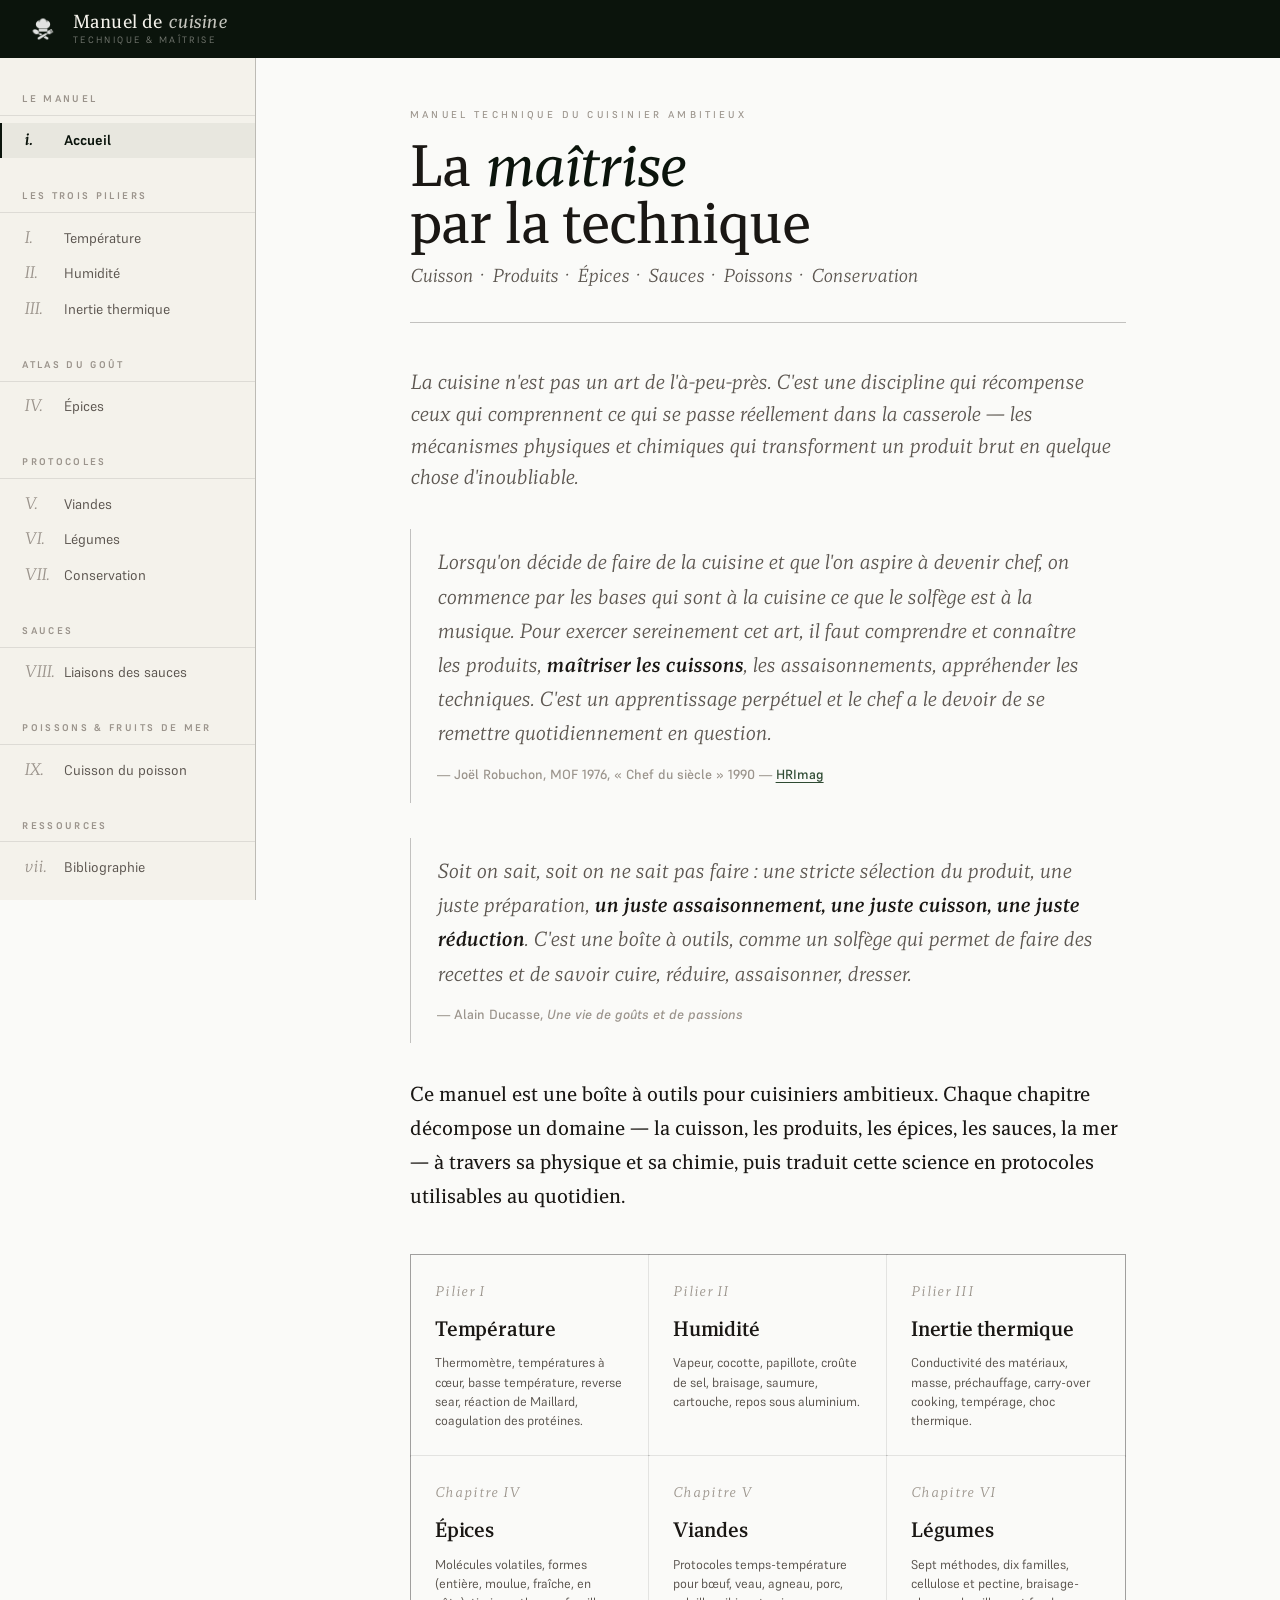
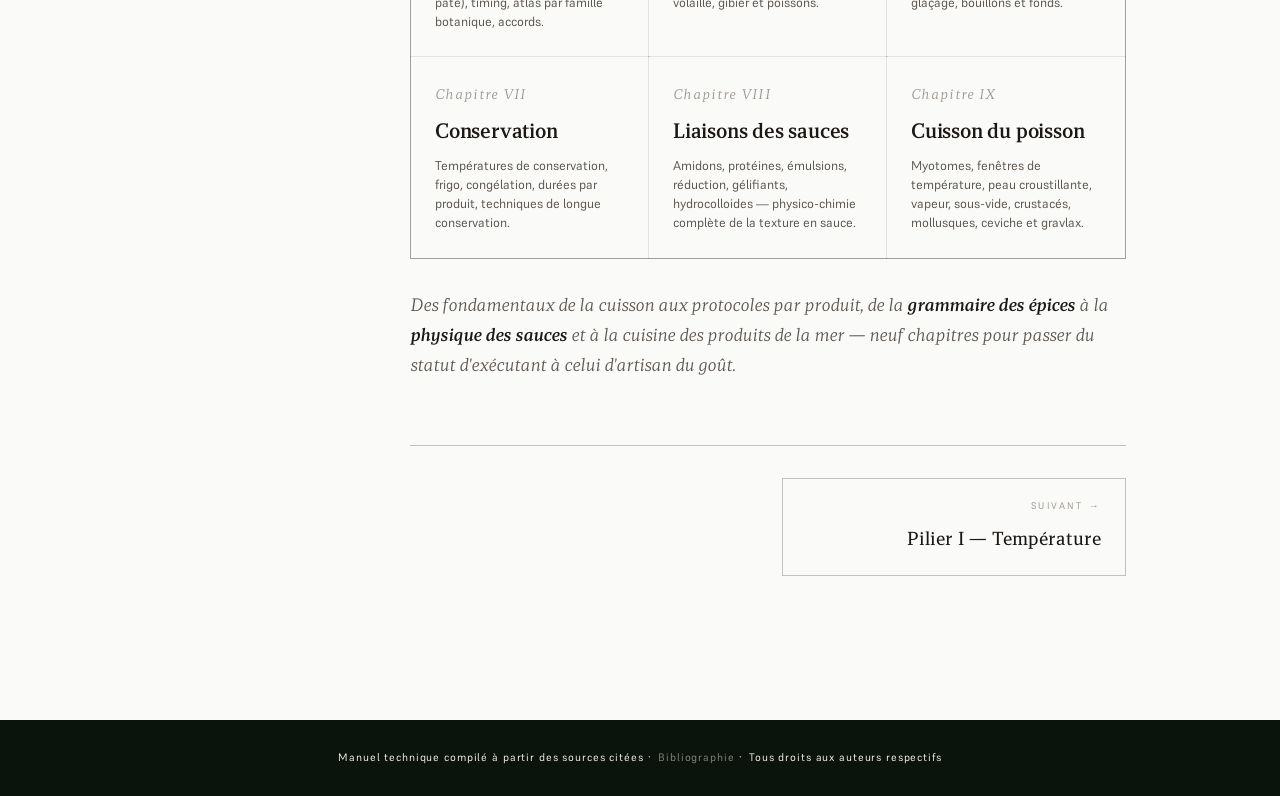
<file: index.html>
<!DOCTYPE html>
<html lang="fr">
<head>
<meta charset="UTF-8">
<meta name="viewport" content="width=device-width, initial-scale=1.0">
<title>Manuel — Accueil — Manuel de cuisine</title>
<link rel="stylesheet" href="assets/style.css">

<!-- PWA meta -->
<link rel="manifest" href="manifest.json">
<meta name="theme-color" content="#0B140C">
<meta name="application-name" content="Manuel de cuisine">
<meta name="apple-mobile-web-app-capable" content="yes">
<meta name="mobile-web-app-capable" content="yes">
<meta name="apple-mobile-web-app-status-bar-style" content="black-translucent">
<meta name="apple-mobile-web-app-title" content="Cuisine">
<link rel="apple-touch-icon" sizes="180x180" href="assets/apple-touch-icon.png">
<link rel="icon" type="image/png" sizes="192x192" href="assets/icon-192.png">
<link rel="icon" type="image/png" sizes="32x32" href="assets/favicon.png">
<link rel="shortcut icon" href="assets/favicon.png">
</head>
<body>

<header class="site-header">
  <a class="brand" href="index.html">
    <img src="assets/chef-transparent.png" class="brand-mark" alt="">
    <span class="brand-text">
      Manuel de <em>cuisine</em>
      <small>Technique &amp; maîtrise</small>
    </span>
  </a>
  <button class="menu-toggle" id="menuToggle" aria-label="Ouvrir le sommaire" aria-expanded="false" aria-controls="sidebar">☰</button>
</header>

<div class="sidebar-backdrop" id="sidebarBackdrop" aria-hidden="true"></div>

<div class="layout">

<aside class="sidebar" id="sidebar" aria-label="Sommaire du manuel">
  <div class="sidebar-section">
    <div class="sidebar-section-title">Le manuel</div>
    <a href="index.html" class="sidebar-link current"><span class="num">i.</span>Accueil</a>
  </div>
  <div class="sidebar-section">
    <div class="sidebar-section-title">Les trois piliers</div>
    <a href="pilier-1-temperature.html" class="sidebar-link"><span class="num">I.</span>Température</a>
    <a href="pilier-2-humidite.html" class="sidebar-link"><span class="num">II.</span>Humidité</a>
    <a href="pilier-3-inertie.html" class="sidebar-link"><span class="num">III.</span>Inertie thermique</a>
  </div>
  <div class="sidebar-section">
    <div class="sidebar-section-title">Atlas du goût</div>
    <a href="epices.html" class="sidebar-link"><span class="num">IV.</span>Épices</a>
  </div>
  <div class="sidebar-section">
    <div class="sidebar-section-title">Protocoles</div>
    <a href="viandes.html" class="sidebar-link"><span class="num">V.</span>Viandes</a>
    <a href="legumes.html" class="sidebar-link"><span class="num">VI.</span>Légumes</a>
    <a href="conservation.html" class="sidebar-link"><span class="num">VII.</span>Conservation</a>
  </div>
  <div class="sidebar-section">
    <div class="sidebar-section-title">Sauces</div>
    <a href="liaisons.html" class="sidebar-link"><span class="num">VIII.</span>Liaisons des sauces</a>
  </div>
  <div class="sidebar-section">
    <div class="sidebar-section-title">Poissons &amp; fruits de mer</div>
    <a href="poisson.html" class="sidebar-link"><span class="num">IX.</span>Cuisson du poisson</a>
  </div>
  <div class="sidebar-section">
    <div class="sidebar-section-title">Ressources</div>
    <a href="biblio.html" class="sidebar-link"><span class="num">vii.</span>Bibliographie</a>
  </div>
</aside>

<main class="content">

<div class="page-hero">
  <div class="eyebrow">Manuel technique du cuisinier ambitieux</div>
  <h1>La <em>maîtrise</em><br>par la technique</h1>
  <p class="subtitle">Cuisson · Produits · Épices · Sauces · Poissons · Conservation</p>
</div>

<p class="intro-lead">La cuisine n'est pas un art de l'à-peu-près. C'est une discipline qui récompense ceux qui comprennent ce qui se passe réellement dans la casserole — les mécanismes physiques et chimiques qui transforment un produit brut en quelque chose d'inoubliable.</p>

  <blockquote>
    Lorsqu'on décide de faire de la cuisine et que l'on aspire à devenir chef, on commence par les bases qui sont à la cuisine ce que le solfège est à la musique. Pour exercer sereinement cet art, il faut comprendre et connaître les produits, <strong>maîtriser les cuissons</strong>, les assaisonnements, appréhender les techniques. C'est un apprentissage perpétuel et le chef a le devoir de se remettre quotidiennement en question.
    <cite>Joël Robuchon, MOF 1976, &laquo;&nbsp;Chef du siècle&nbsp;&raquo; 1990 — <a href="https://hrimag.com/Quelques-citations-instructives-du-chef-restaurateur-Joel-Robuchon-l-homme-le" target="_blank">HRImag</a></cite>
  </blockquote>

  <blockquote>
    Soit on sait, soit on ne sait pas faire&nbsp;: une stricte sélection du produit, une juste préparation, <strong>un juste assaisonnement, une juste cuisson, une juste réduction</strong>. C'est une boîte à outils, comme un solfège qui permet de faire des recettes et de savoir cuire, réduire, assaisonner, dresser.
    <cite>Alain Ducasse, <em>Une vie de goûts et de passions</em></cite>
  </blockquote>

  <p>Ce manuel est une boîte à outils pour cuisiniers ambitieux. Chaque chapitre décompose un domaine — la cuisson, les produits, les épices, les sauces, la mer — à travers sa physique et sa chimie, puis traduit cette science en protocoles utilisables au quotidien.</p>

<div class="home-grid">
  <a class="home-card" href="pilier-1-temperature.html">
    <span class="roman">Pilier I</span>
    <h3>Température</h3>
    <p>Thermomètre, températures à cœur, basse température, reverse sear, réaction de Maillard, coagulation des protéines.</p>
  </a>
  <a class="home-card" href="pilier-2-humidite.html">
    <span class="roman">Pilier II</span>
    <h3>Humidité</h3>
    <p>Vapeur, cocotte, papillote, croûte de sel, braisage, saumure, cartouche, repos sous aluminium.</p>
  </a>
  <a class="home-card" href="pilier-3-inertie.html">
    <span class="roman">Pilier III</span>
    <h3>Inertie thermique</h3>
    <p>Conductivité des matériaux, masse, préchauffage, carry-over cooking, tempérage, choc thermique.</p>
  </a>
  <a class="home-card" href="epices.html">
    <span class="roman">Chapitre IV</span>
    <h3>Épices</h3>
    <p>Molécules volatiles, formes (entière, moulue, fraîche, en pâte), timing, atlas par famille botanique, accords.</p>
  </a>
  <a class="home-card" href="viandes.html">
    <span class="roman">Chapitre V</span>
    <h3>Viandes</h3>
    <p>Protocoles temps-température pour bœuf, veau, agneau, porc, volaille, gibier et poissons.</p>
  </a>
  <a class="home-card" href="legumes.html">
    <span class="roman">Chapitre VI</span>
    <h3>Légumes</h3>
    <p>Sept méthodes, dix familles, cellulose et pectine, braisage-glaçage, bouillons et fonds.</p>
  </a>
  <a class="home-card" href="conservation.html">
    <span class="roman">Chapitre VII</span>
    <h3>Conservation</h3>
    <p>Températures de conservation, frigo, congélation, durées par produit, techniques de longue conservation.</p>
  </a>
  <a class="home-card" href="liaisons.html">
    <span class="roman">Chapitre VIII</span>
    <h3>Liaisons des sauces</h3>
    <p>Amidons, protéines, émulsions, réduction, gélifiants, hydrocolloides — physico-chimie complète de la texture en sauce.</p>
  </a>
  <a class="home-card" href="poisson.html">
    <span class="roman">Chapitre IX</span>
    <h3>Cuisson du poisson</h3>
    <p>Myotomes, fenêtres de température, peau croustillante, vapeur, sous-vide, crustacés, mollusques, ceviche et gravlax.</p>
  </a>
</div>

<p style="margin-top:2rem;font-style:italic;color:var(--ink-soft);font-size:1.05rem">Des fondamentaux de la cuisson aux protocoles par produit, de la <strong>grammaire des épices</strong> à la <strong>physique des sauces</strong> et à la cuisine des produits de la mer — neuf chapitres pour passer du statut d'exécutant à celui d'artisan du goût.</p>

<nav class="pager" aria-label="Pagination">
  <span></span>
  <a class="pager-link next" href="pilier-1-temperature.html">
    <span class="pager-dir">Suivant</span>
    <span class="pager-title">Pilier I — Température</span>
  </a>
</nav>
</main>

</div>

<footer class="site-footer">
  Manuel technique compilé à partir des sources citées · <a href="biblio.html">Bibliographie</a> · Tous droits aux auteurs respectifs
</footer>

<script src="assets/sidebar.js"></script>

<script>
if ('serviceWorker' in navigator) {
  window.addEventListener('load', function () {
    navigator.serviceWorker.register('service-worker.js').catch(function (err) {
      console.warn('SW registration failed:', err);
    });
  });
}
</script>
</body>
</html>
</file>
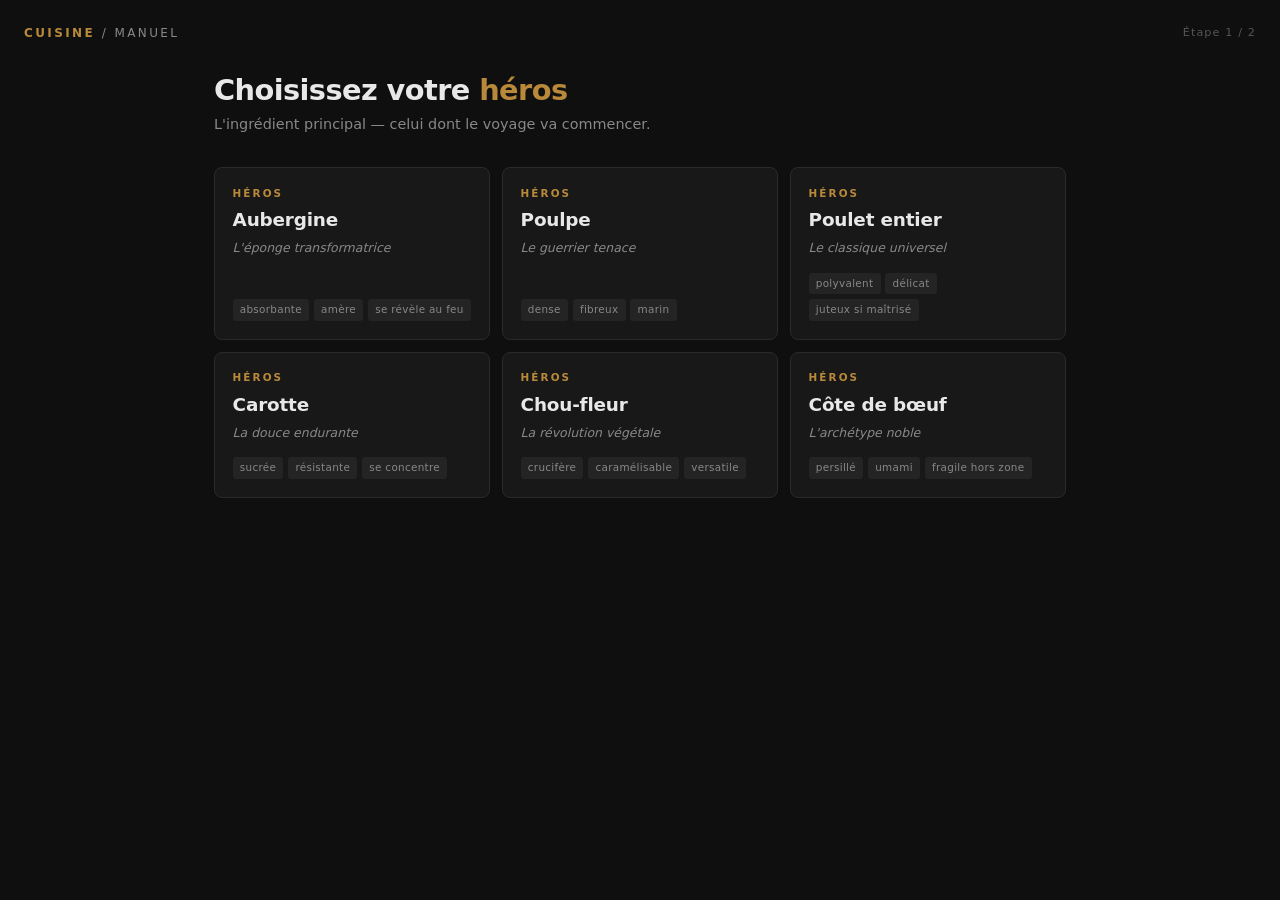
<file: narratif/index.html>
<!DOCTYPE html>
<html lang="fr">
<head>
<meta charset="UTF-8">
<meta name="viewport" content="width=device-width, initial-scale=1.0">
<title>Voyage culinaire</title>
<link rel="stylesheet" href="style.css">
</head>
<body>
<div id="app"></div>
<script src="app.js"></script>
</body>
</html>
</file>
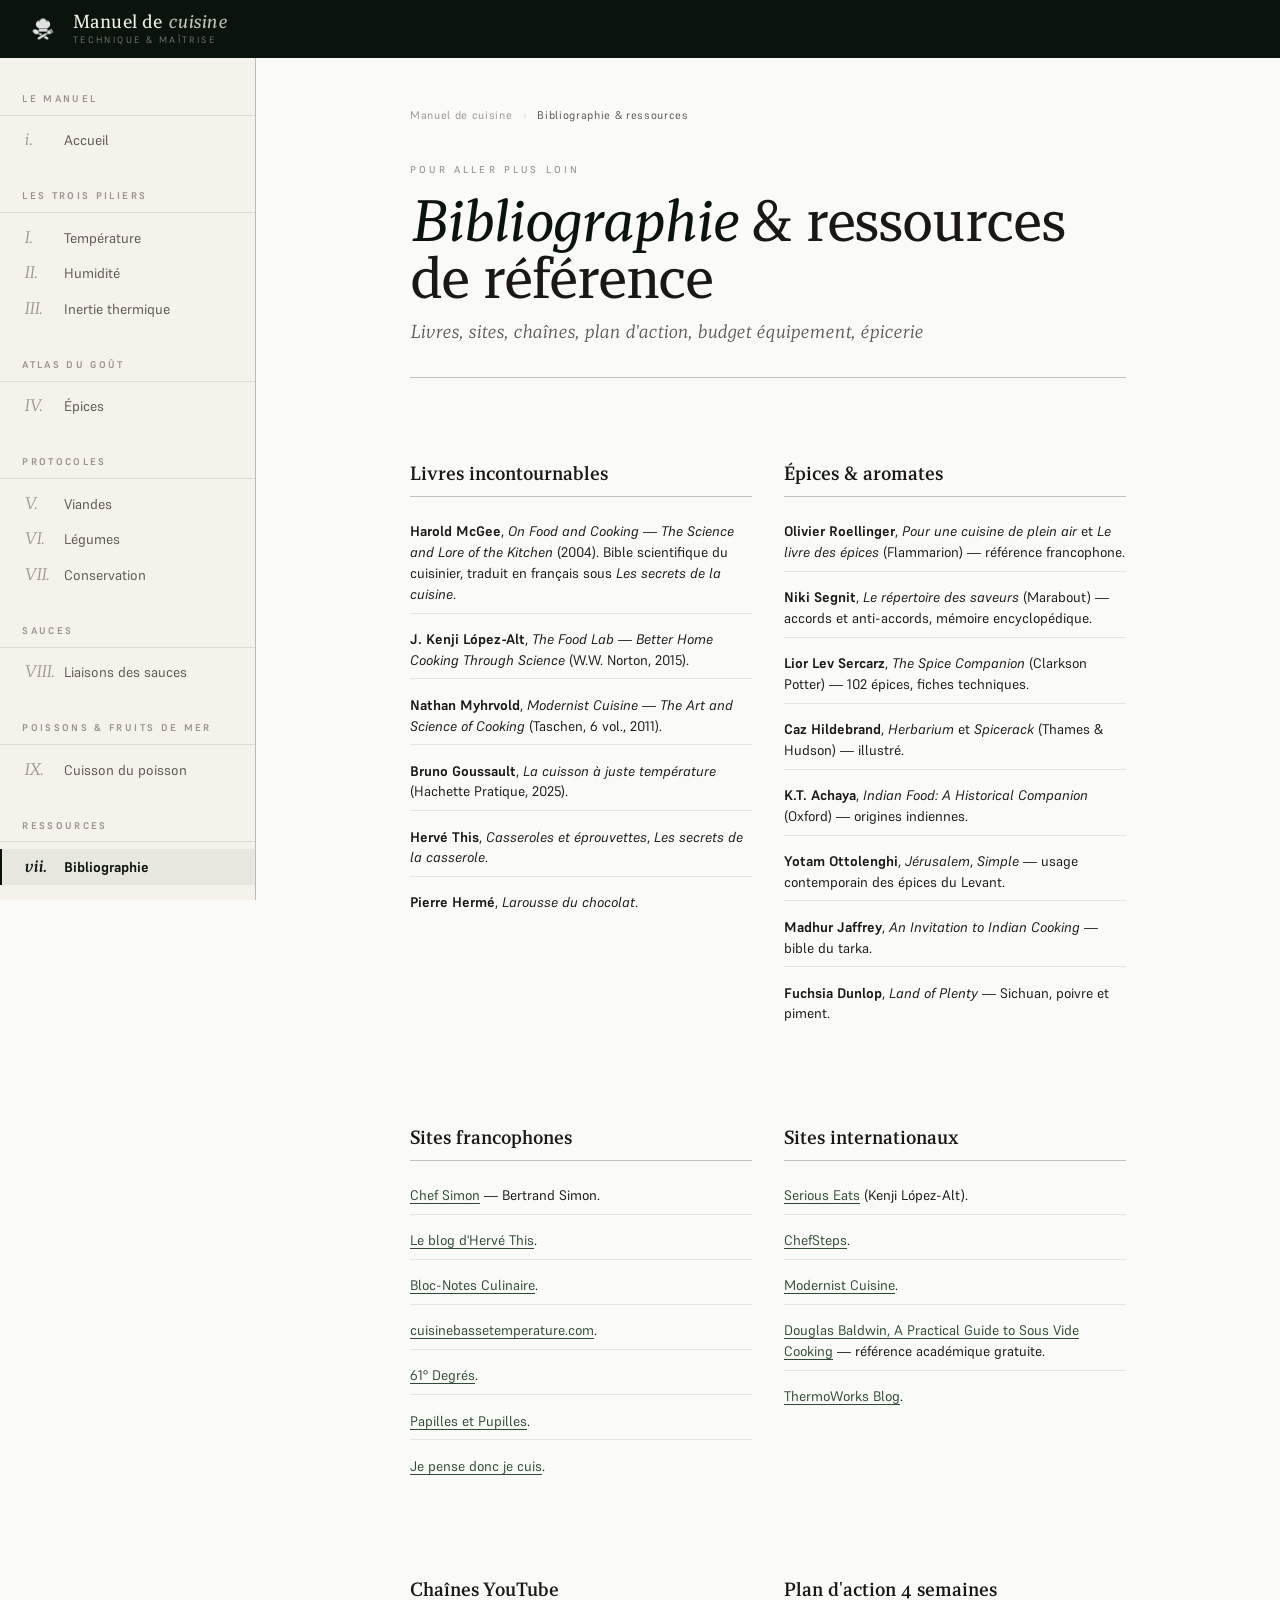
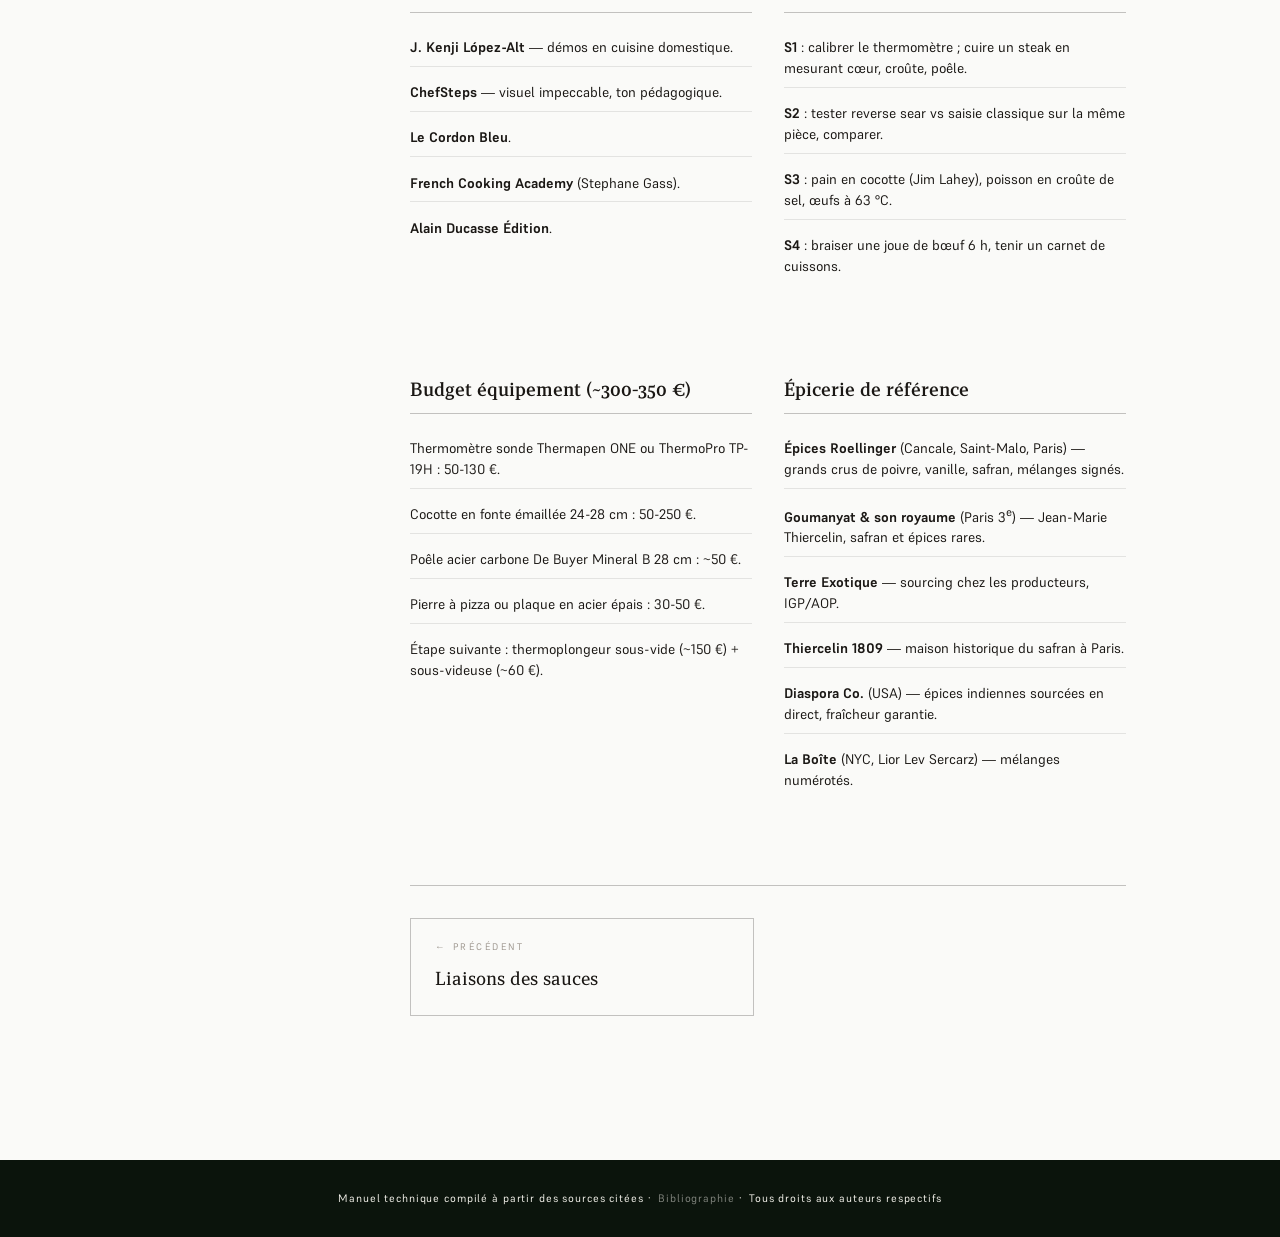
<file: biblio.html>
<!DOCTYPE html>
<html lang="fr">
<head>
<meta charset="UTF-8">
<meta name="viewport" content="width=device-width, initial-scale=1.0">
<title>Bibliographie & ressources — Manuel de cuisine</title>
<link rel="stylesheet" href="assets/style.css">

<!-- PWA meta -->
<link rel="manifest" href="manifest.json">
<meta name="theme-color" content="#0B140C">
<meta name="application-name" content="Manuel de cuisine">
<meta name="apple-mobile-web-app-capable" content="yes">
<meta name="mobile-web-app-capable" content="yes">
<meta name="apple-mobile-web-app-status-bar-style" content="black-translucent">
<meta name="apple-mobile-web-app-title" content="Cuisine">
<link rel="apple-touch-icon" sizes="180x180" href="assets/apple-touch-icon.png">
<link rel="icon" type="image/png" sizes="192x192" href="assets/icon-192.png">
<link rel="icon" type="image/png" sizes="32x32" href="assets/favicon.png">
<link rel="shortcut icon" href="assets/favicon.png">
</head>
<body>

<header class="site-header">
  <a class="brand" href="index.html">
    <img src="assets/chef-transparent.png" class="brand-mark" alt="">
    <span class="brand-text">
      Manuel de <em>cuisine</em>
      <small>Technique &amp; maîtrise</small>
    </span>
  </a>
  <button class="menu-toggle" id="menuToggle" aria-label="Ouvrir le sommaire" aria-expanded="false" aria-controls="sidebar">☰</button>
</header>

<div class="sidebar-backdrop" id="sidebarBackdrop" aria-hidden="true"></div>

<div class="layout">

<aside class="sidebar" id="sidebar" aria-label="Sommaire du manuel">
  <div class="sidebar-section">
    <div class="sidebar-section-title">Le manuel</div>
    <a href="index.html" class="sidebar-link"><span class="num">i.</span>Accueil</a>
  </div>
  <div class="sidebar-section">
    <div class="sidebar-section-title">Les trois piliers</div>
    <a href="pilier-1-temperature.html" class="sidebar-link"><span class="num">I.</span>Température</a>
    <a href="pilier-2-humidite.html" class="sidebar-link"><span class="num">II.</span>Humidité</a>
    <a href="pilier-3-inertie.html" class="sidebar-link"><span class="num">III.</span>Inertie thermique</a>
  </div>
  <div class="sidebar-section">
    <div class="sidebar-section-title">Atlas du goût</div>
    <a href="epices.html" class="sidebar-link"><span class="num">IV.</span>Épices</a>
  </div>
  <div class="sidebar-section">
    <div class="sidebar-section-title">Protocoles</div>
    <a href="viandes.html" class="sidebar-link"><span class="num">V.</span>Viandes</a>
    <a href="legumes.html" class="sidebar-link"><span class="num">VI.</span>Légumes</a>
    <a href="conservation.html" class="sidebar-link"><span class="num">VII.</span>Conservation</a>
  </div>
  <div class="sidebar-section">
    <div class="sidebar-section-title">Sauces</div>
    <a href="liaisons.html" class="sidebar-link"><span class="num">VIII.</span>Liaisons des sauces</a>
  </div>
  <div class="sidebar-section">
    <div class="sidebar-section-title">Poissons &amp; fruits de mer</div>
    <a href="poisson.html" class="sidebar-link"><span class="num">IX.</span>Cuisson du poisson</a>
  </div>
  <div class="sidebar-section">
    <div class="sidebar-section-title">Ressources</div>
    <a href="biblio.html" class="sidebar-link current"><span class="num">vii.</span>Bibliographie</a>
  </div>
</aside>

<main class="content">
<nav class="breadcrumb" aria-label="Fil d'Ariane">
  <a href="index.html">Manuel de cuisine</a>
  <span class="sep">›</span>
  <span class="current">Bibliographie & ressources</span>
</nav>
<div class="page-hero">
  <div class="eyebrow">Pour aller plus loin</div>
  <h1><em>Bibliographie</em> &amp; ressources de référence</h1>
  <p class="subtitle">Livres, sites, chaînes, plan d'action, budget équipement, épicerie</p>
</div>

<div class="biblio-grid">

    <div class="biblio-block">
      <h4>Livres incontournables</h4>
      <ul>
        <li><strong>Harold McGee</strong>, <em>On Food and Cooking — The Science and Lore of the Kitchen</em> (2004). Bible scientifique du cuisinier, traduit en français sous <em>Les secrets de la cuisine</em>.</li>
        <li><strong>J. Kenji López-Alt</strong>, <em>The Food Lab — Better Home Cooking Through Science</em> (W.W. Norton, 2015).</li>
        <li><strong>Nathan Myhrvold</strong>, <em>Modernist Cuisine — The Art and Science of Cooking</em> (Taschen, 6 vol., 2011).</li>
        <li><strong>Bruno Goussault</strong>, <em>La cuisson à juste température</em> (Hachette Pratique, 2025).</li>
        <li><strong>Hervé This</strong>, <em>Casseroles et éprouvettes</em>, <em>Les secrets de la casserole</em>.</li>
        <li><strong>Pierre Hermé</strong>, <em>Larousse du chocolat</em>.</li>
      </ul>
    </div>

    <div class="biblio-block">
      <h4>Épices &amp; aromates</h4>
      <ul>
        <li><strong>Olivier Roellinger</strong>, <em>Pour une cuisine de plein air</em> et <em>Le livre des épices</em> (Flammarion) — référence francophone.</li>
        <li><strong>Niki Segnit</strong>, <em>Le répertoire des saveurs</em> (Marabout) — accords et anti-accords, mémoire encyclopédique.</li>
        <li><strong>Lior Lev Sercarz</strong>, <em>The Spice Companion</em> (Clarkson Potter) — 102 épices, fiches techniques.</li>
        <li><strong>Caz Hildebrand</strong>, <em>Herbarium</em> et <em>Spicerack</em> (Thames &amp; Hudson) — illustré.</li>
        <li><strong>K.T. Achaya</strong>, <em>Indian Food: A Historical Companion</em> (Oxford) — origines indiennes.</li>
        <li><strong>Yotam Ottolenghi</strong>, <em>Jérusalem</em>, <em>Simple</em> — usage contemporain des épices du Levant.</li>
        <li><strong>Madhur Jaffrey</strong>, <em>An Invitation to Indian Cooking</em> — bible du tarka.</li>
        <li><strong>Fuchsia Dunlop</strong>, <em>Land of Plenty</em> — Sichuan, poivre et piment.</li>
      </ul>
    </div>

    <div class="biblio-block">
      <h4>Sites francophones</h4>
      <ul>
        <li><a href="https://chefsimon.com/" target="_blank">Chef Simon</a> — Bertrand Simon.</li>
        <li><a href="https://hervethis.blogspot.com/" target="_blank">Le blog d'Hervé This</a>.</li>
        <li><a href="https://www.bloc-notes-culinaire.com/" target="_blank">Bloc-Notes Culinaire</a>.</li>
        <li><a href="https://www.cuisinebassetemperature.com/" target="_blank">cuisinebassetemperature.com</a>.</li>
        <li><a href="https://www.61degres.com/" target="_blank">61° Degrés</a>.</li>
        <li><a href="https://www.papillesetpupilles.fr/" target="_blank">Papilles et Pupilles</a>.</li>
        <li><a href="https://jepensedoncjecuis.com/" target="_blank">Je pense donc je cuis</a>.</li>
      </ul>
    </div>

    <div class="biblio-block">
      <h4>Sites internationaux</h4>
      <ul>
        <li><a href="https://www.seriouseats.com/" target="_blank">Serious Eats</a> (Kenji López-Alt).</li>
        <li><a href="https://www.chefsteps.com/" target="_blank">ChefSteps</a>.</li>
        <li><a href="https://modernistcuisine.com/" target="_blank">Modernist Cuisine</a>.</li>
        <li><a href="https://douglasbaldwin.com/sous-vide.html" target="_blank">Douglas Baldwin, A Practical Guide to Sous Vide Cooking</a> — référence académique gratuite.</li>
        <li><a href="https://blog.thermoworks.com/" target="_blank">ThermoWorks Blog</a>.</li>
      </ul>
    </div>

    <div class="biblio-block">
      <h4>Chaînes YouTube</h4>
      <ul>
        <li><strong>J. Kenji López-Alt</strong> — démos en cuisine domestique.</li>
        <li><strong>ChefSteps</strong> — visuel impeccable, ton pédagogique.</li>
        <li><strong>Le Cordon Bleu</strong>.</li>
        <li><strong>French Cooking Academy</strong> (Stephane Gass).</li>
        <li><strong>Alain Ducasse Édition</strong>.</li>
      </ul>
    </div>

    <div class="biblio-block">
      <h4>Plan d'action 4 semaines</h4>
      <ul>
        <li><strong>S1</strong>&nbsp;: calibrer le thermomètre&nbsp;; cuire un steak en mesurant cœur, croûte, poêle.</li>
        <li><strong>S2</strong>&nbsp;: tester reverse sear vs saisie classique sur la même pièce, comparer.</li>
        <li><strong>S3</strong>&nbsp;: pain en cocotte (Jim Lahey), poisson en croûte de sel, œufs à 63&nbsp;°C.</li>
        <li><strong>S4</strong>&nbsp;: braiser une joue de bœuf 6 h, tenir un carnet de cuissons.</li>
      </ul>
    </div>

    <div class="biblio-block">
      <h4>Budget équipement (~300-350 €)</h4>
      <ul>
        <li>Thermomètre sonde Thermapen ONE ou ThermoPro TP-19H&nbsp;: 50-130 €.</li>
        <li>Cocotte en fonte émaillée 24-28 cm&nbsp;: 50-250 €.</li>
        <li>Poêle acier carbone De Buyer Mineral B 28 cm&nbsp;: ~50 €.</li>
        <li>Pierre à pizza ou plaque en acier épais&nbsp;: 30-50 €.</li>
        <li>Étape suivante&nbsp;: thermoplongeur sous-vide (~150 €) + sous-videuse (~60 €).</li>
      </ul>
    </div>

    <div class="biblio-block">
      <h4>Épicerie de référence</h4>
      <ul>
        <li><strong>Épices Roellinger</strong> (Cancale, Saint-Malo, Paris) — grands crus de poivre, vanille, safran, mélanges signés.</li>
        <li><strong>Goumanyat &amp; son royaume</strong> (Paris 3<sup>e</sup>) — Jean-Marie Thiercelin, safran et épices rares.</li>
        <li><strong>Terre Exotique</strong> — sourcing chez les producteurs, IGP/AOP.</li>
        <li><strong>Thiercelin 1809</strong> — maison historique du safran à Paris.</li>
        <li><strong>Diaspora Co.</strong> (USA) — épices indiennes sourcées en direct, fraîcheur garantie.</li>
        <li><strong>La Boîte</strong> (NYC, Lior Lev Sercarz) — mélanges numérotés.</li>
      </ul>
    </div>

  </div>

<nav class="pager" aria-label="Pagination">
  <a class="pager-link prev" href="liaisons.html">
    <span class="pager-dir">Précédent</span>
    <span class="pager-title">Liaisons des sauces</span>
  </a>
  <span></span>
</nav>
</main>

</div>

<footer class="site-footer">
  Manuel technique compilé à partir des sources citées · <a href="biblio.html">Bibliographie</a> · Tous droits aux auteurs respectifs
</footer>

<script src="assets/sidebar.js"></script>

<script>
if ('serviceWorker' in navigator) {
  window.addEventListener('load', function () {
    navigator.serviceWorker.register('service-worker.js').catch(function (err) {
      console.warn('SW registration failed:', err);
    });
  });
}
</script>
</body>
</html>
</file>
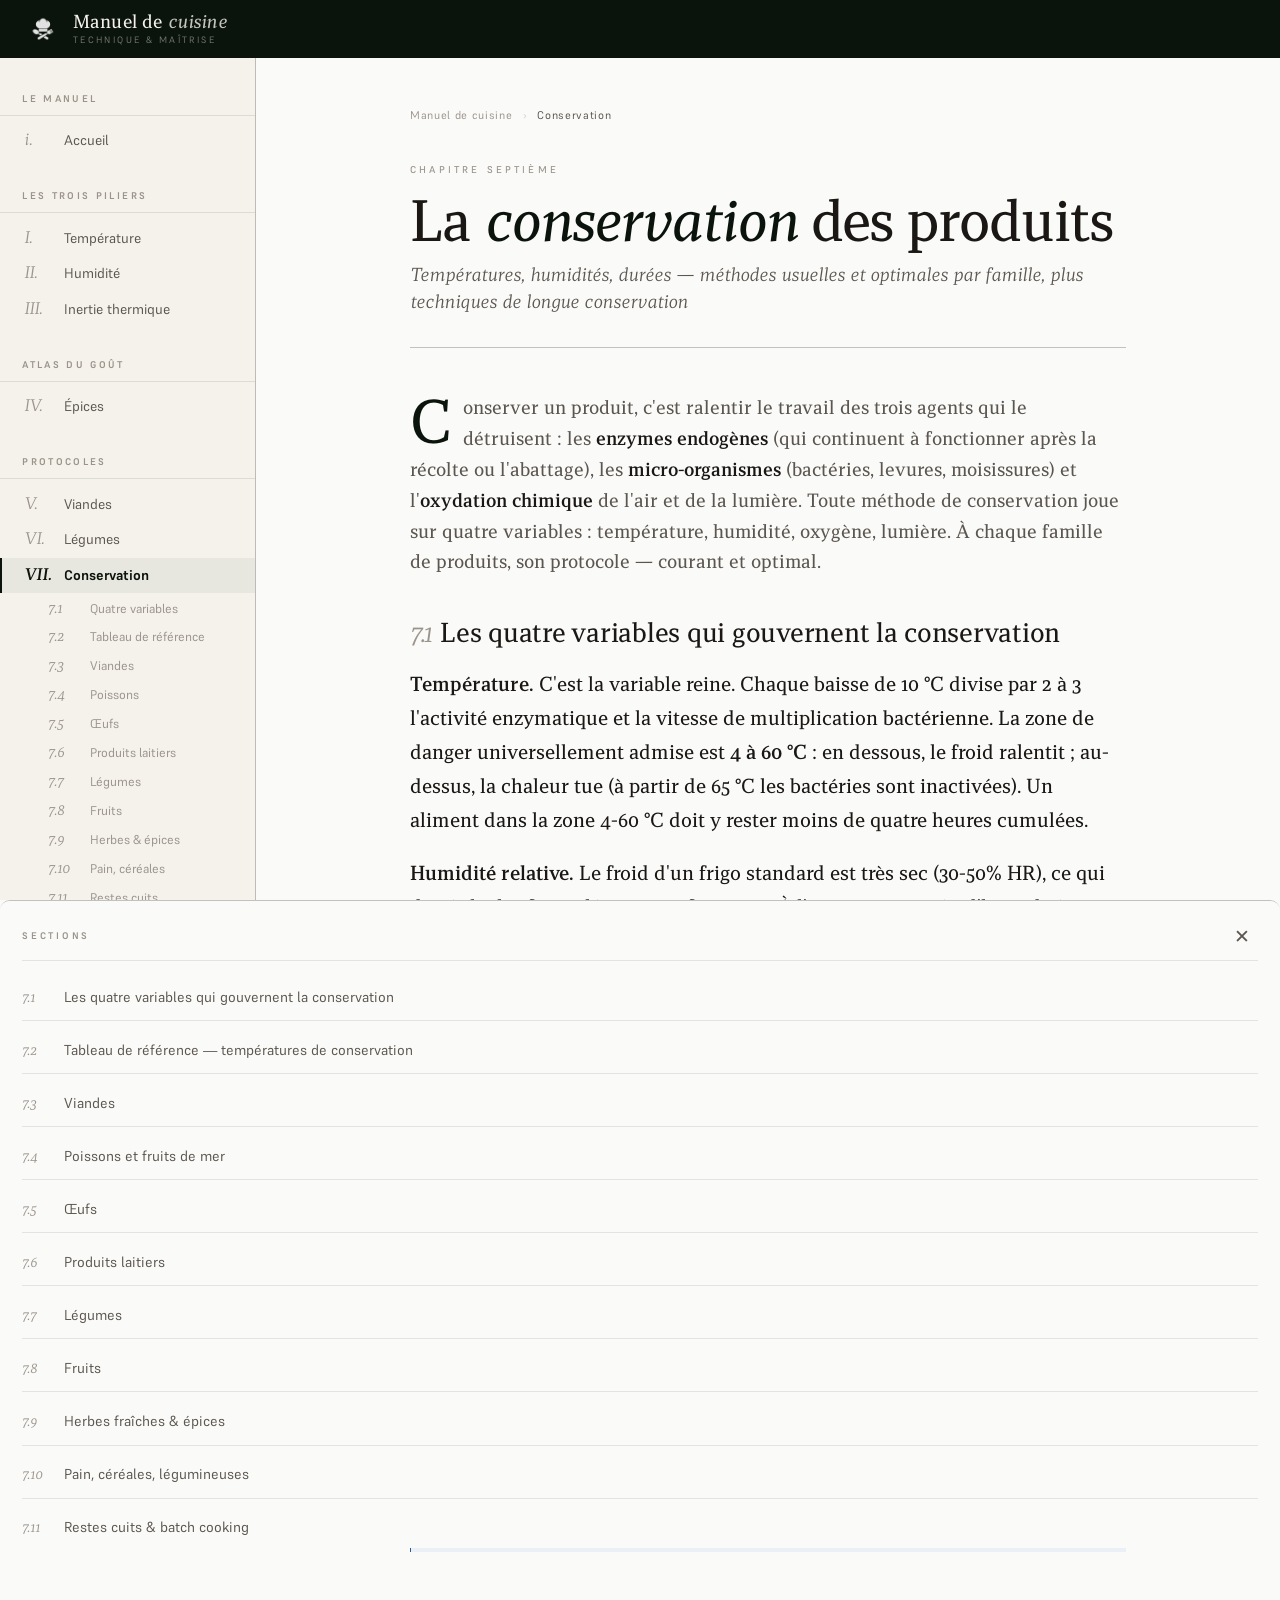
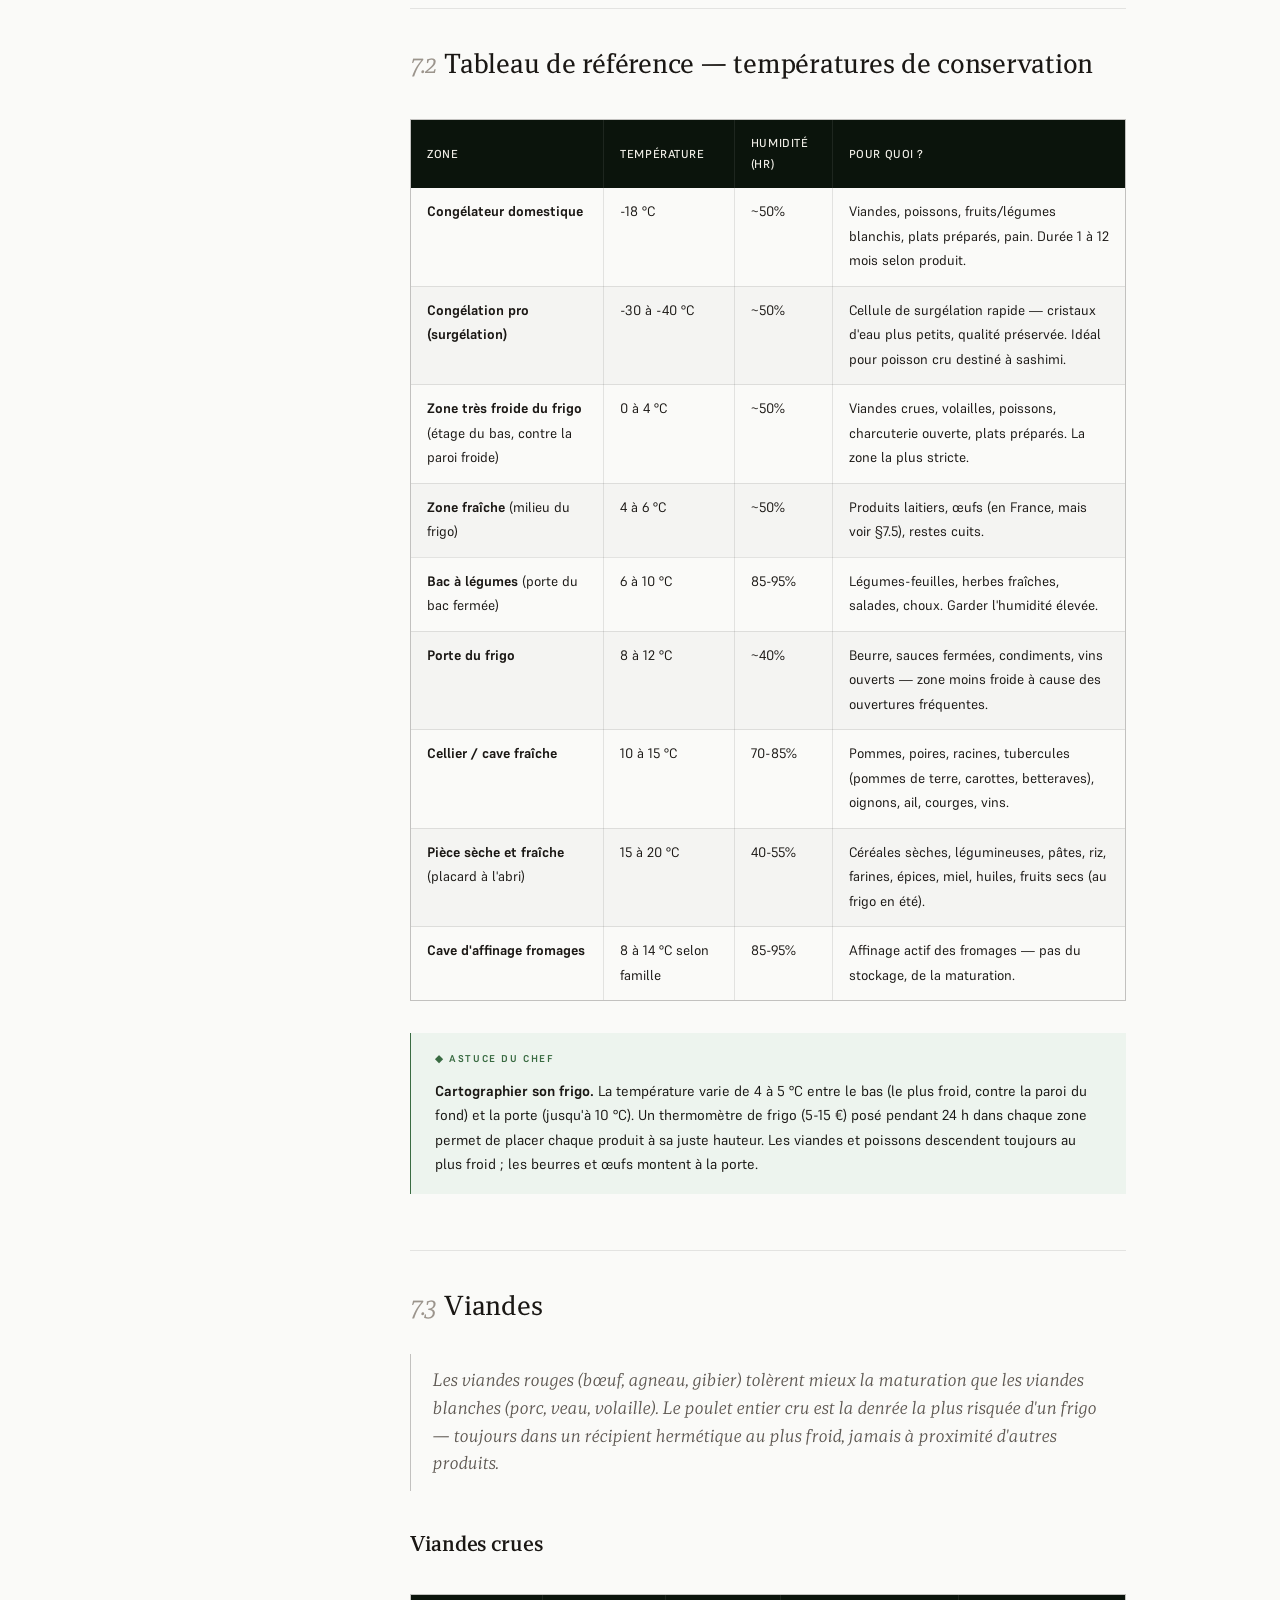
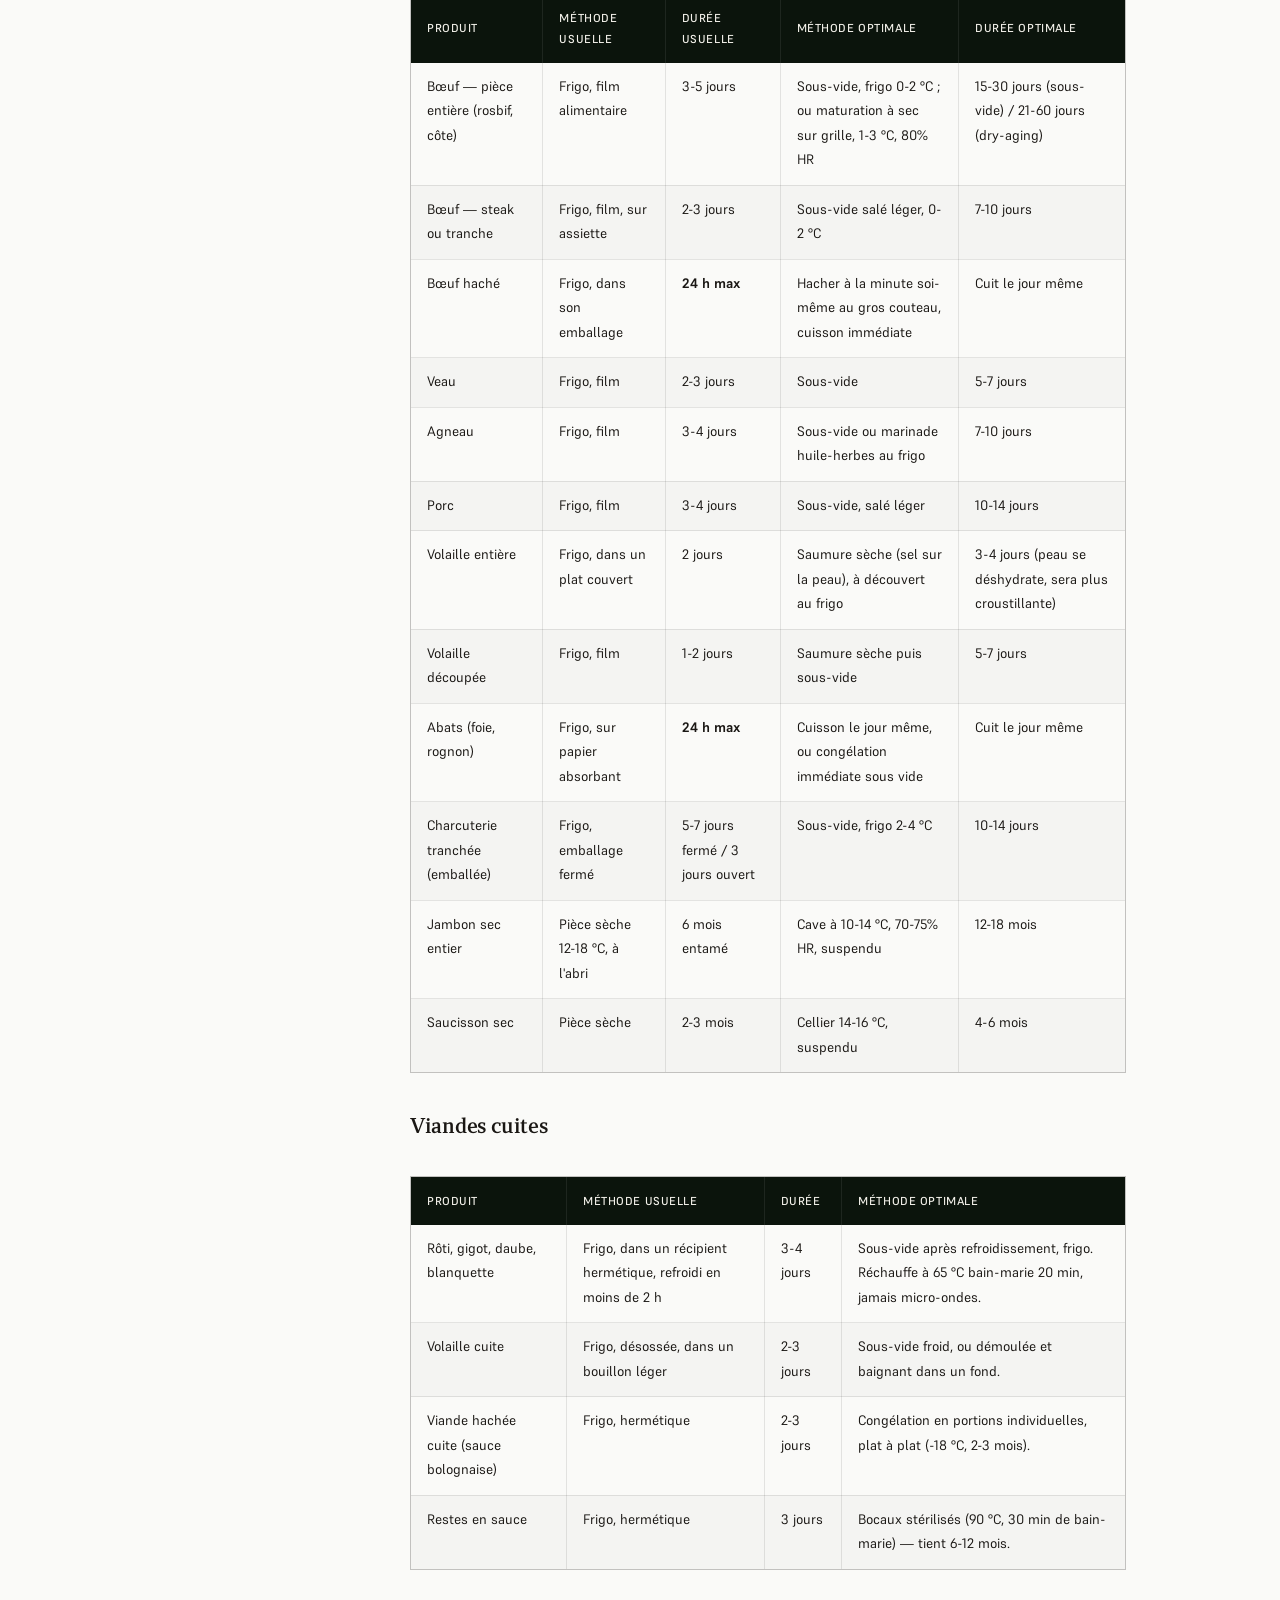
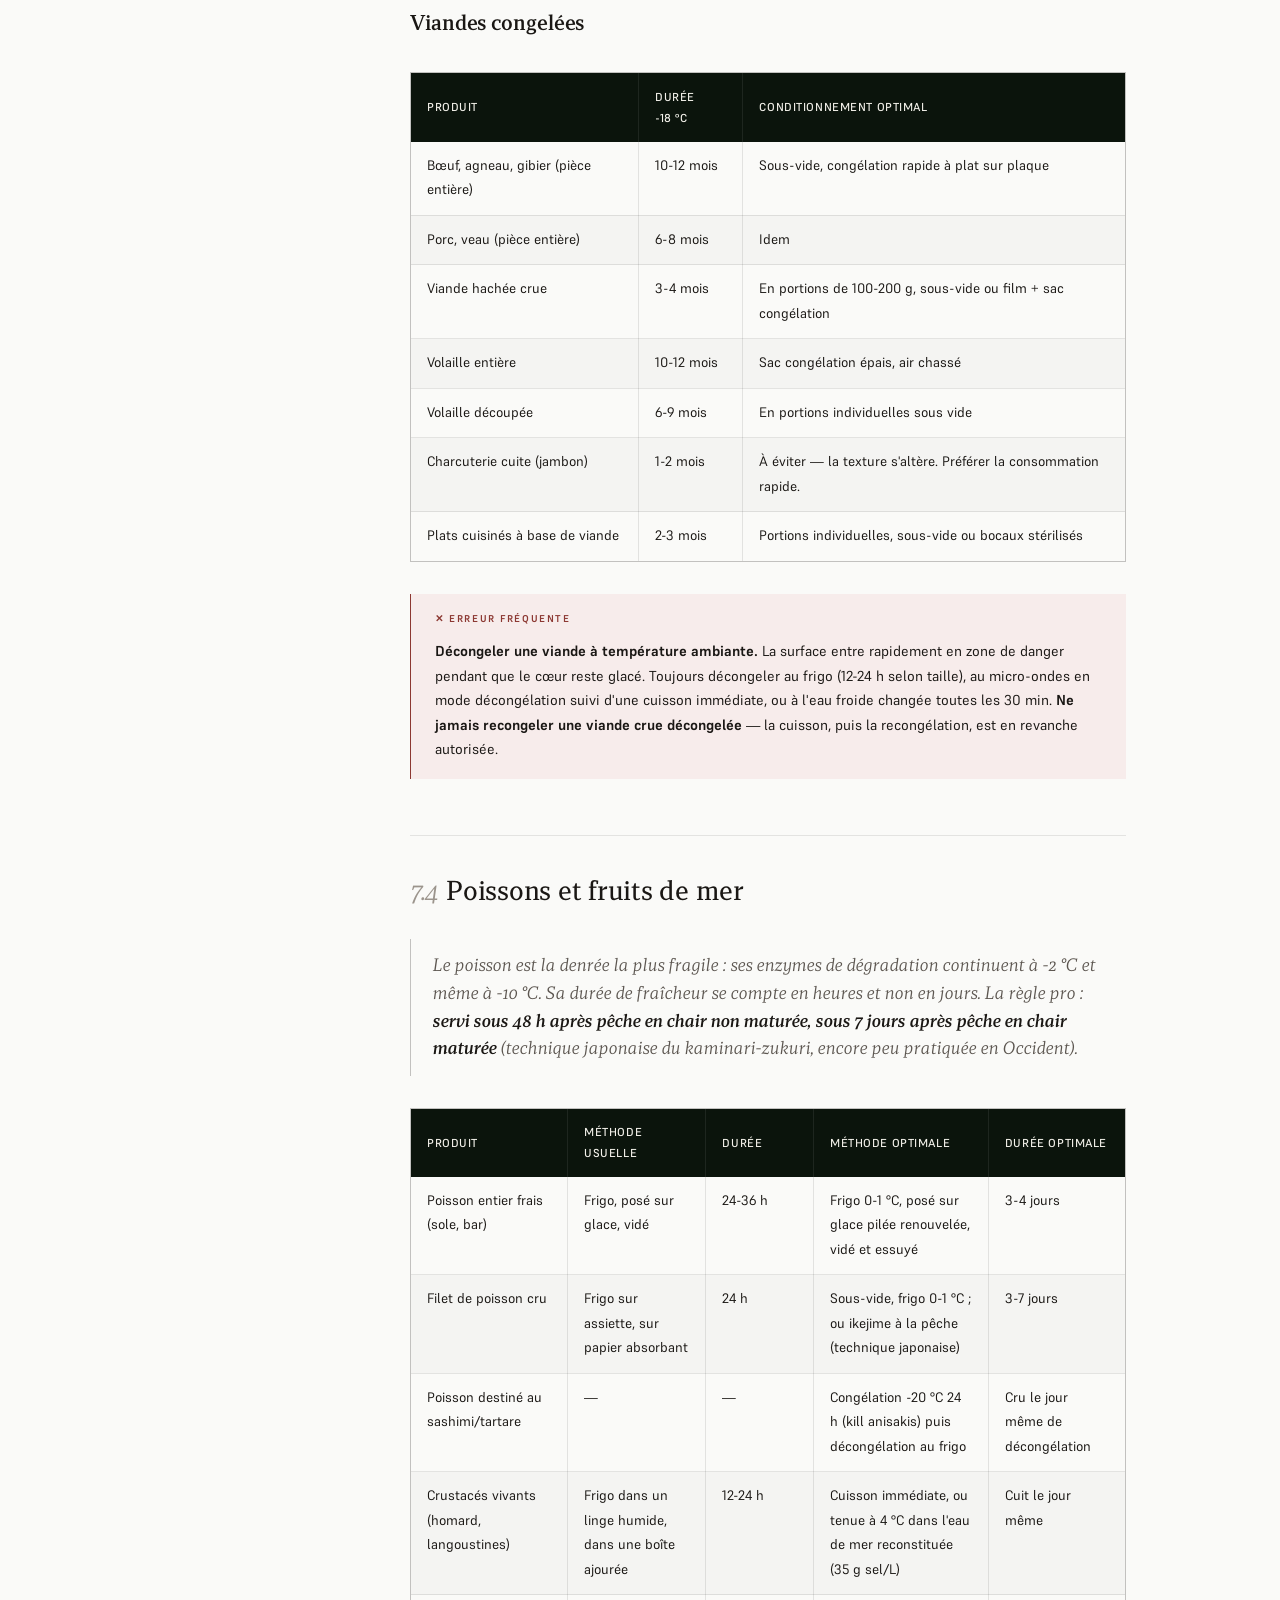
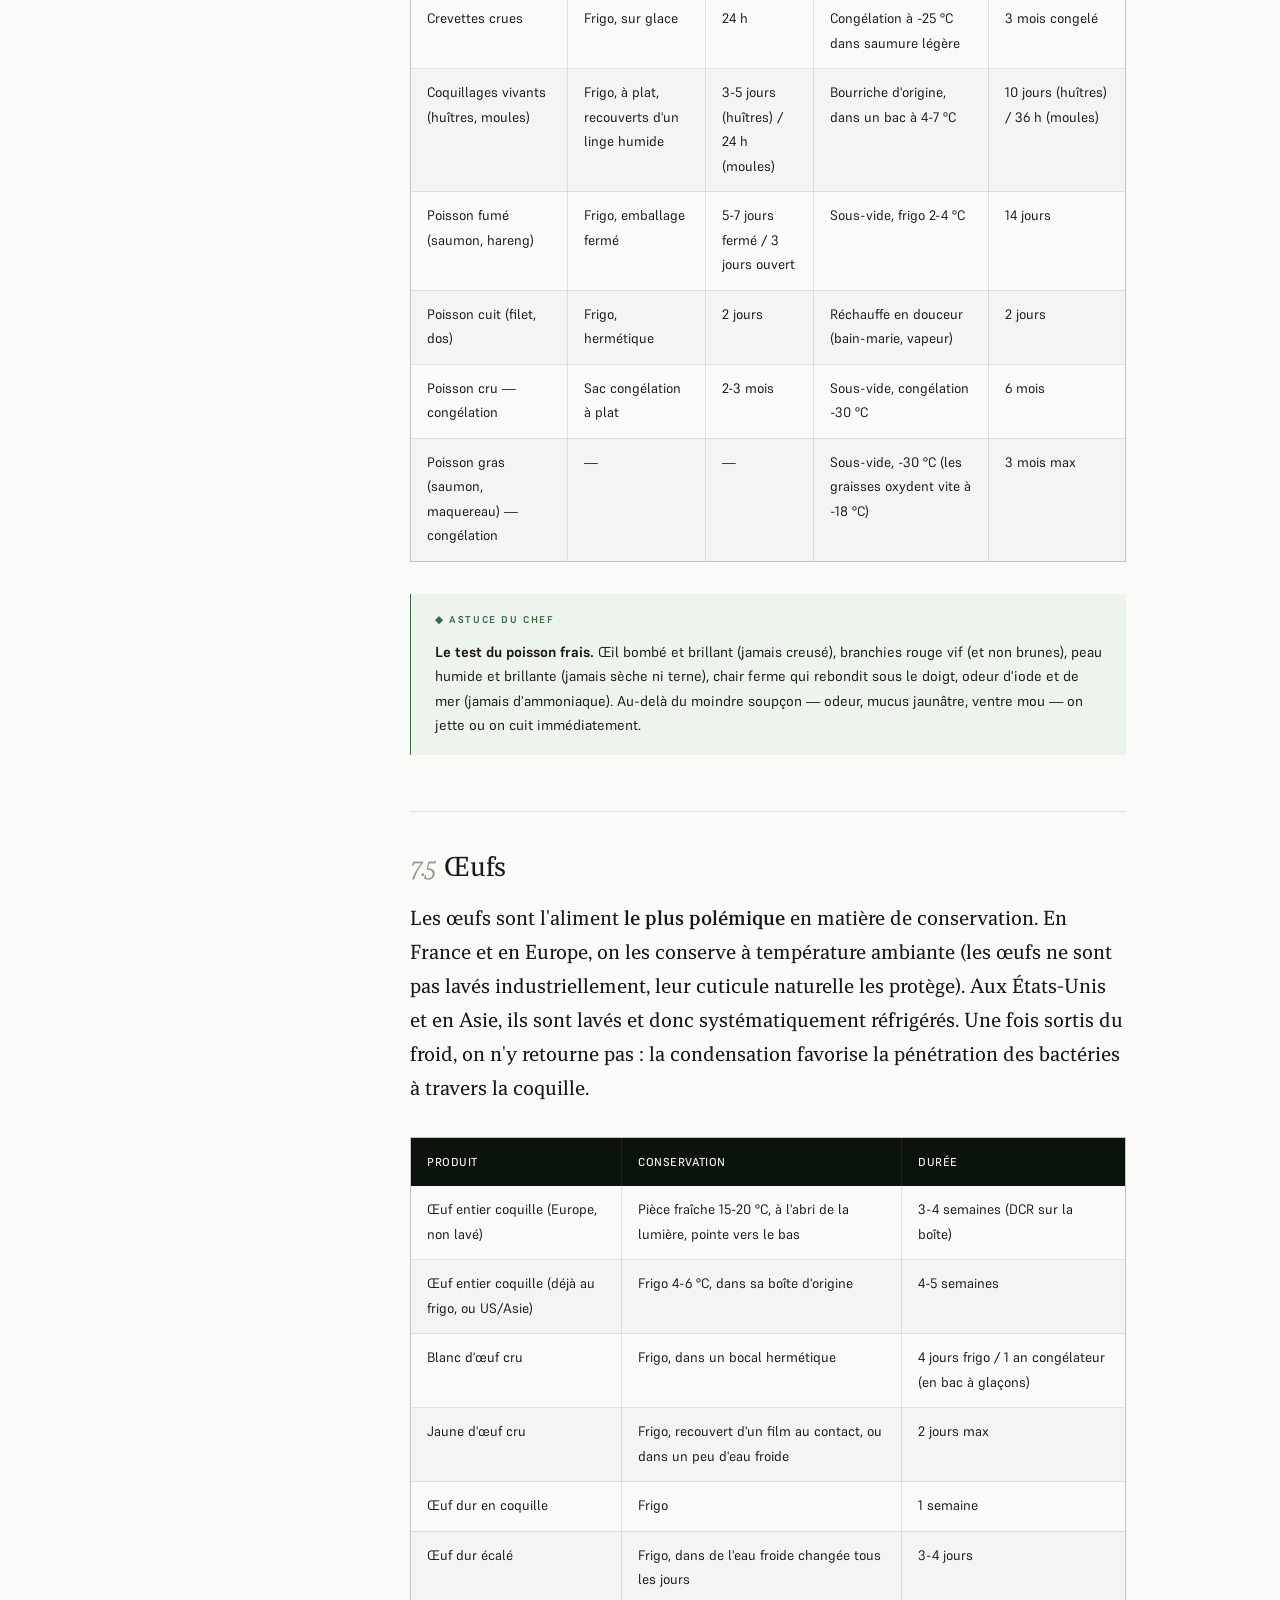
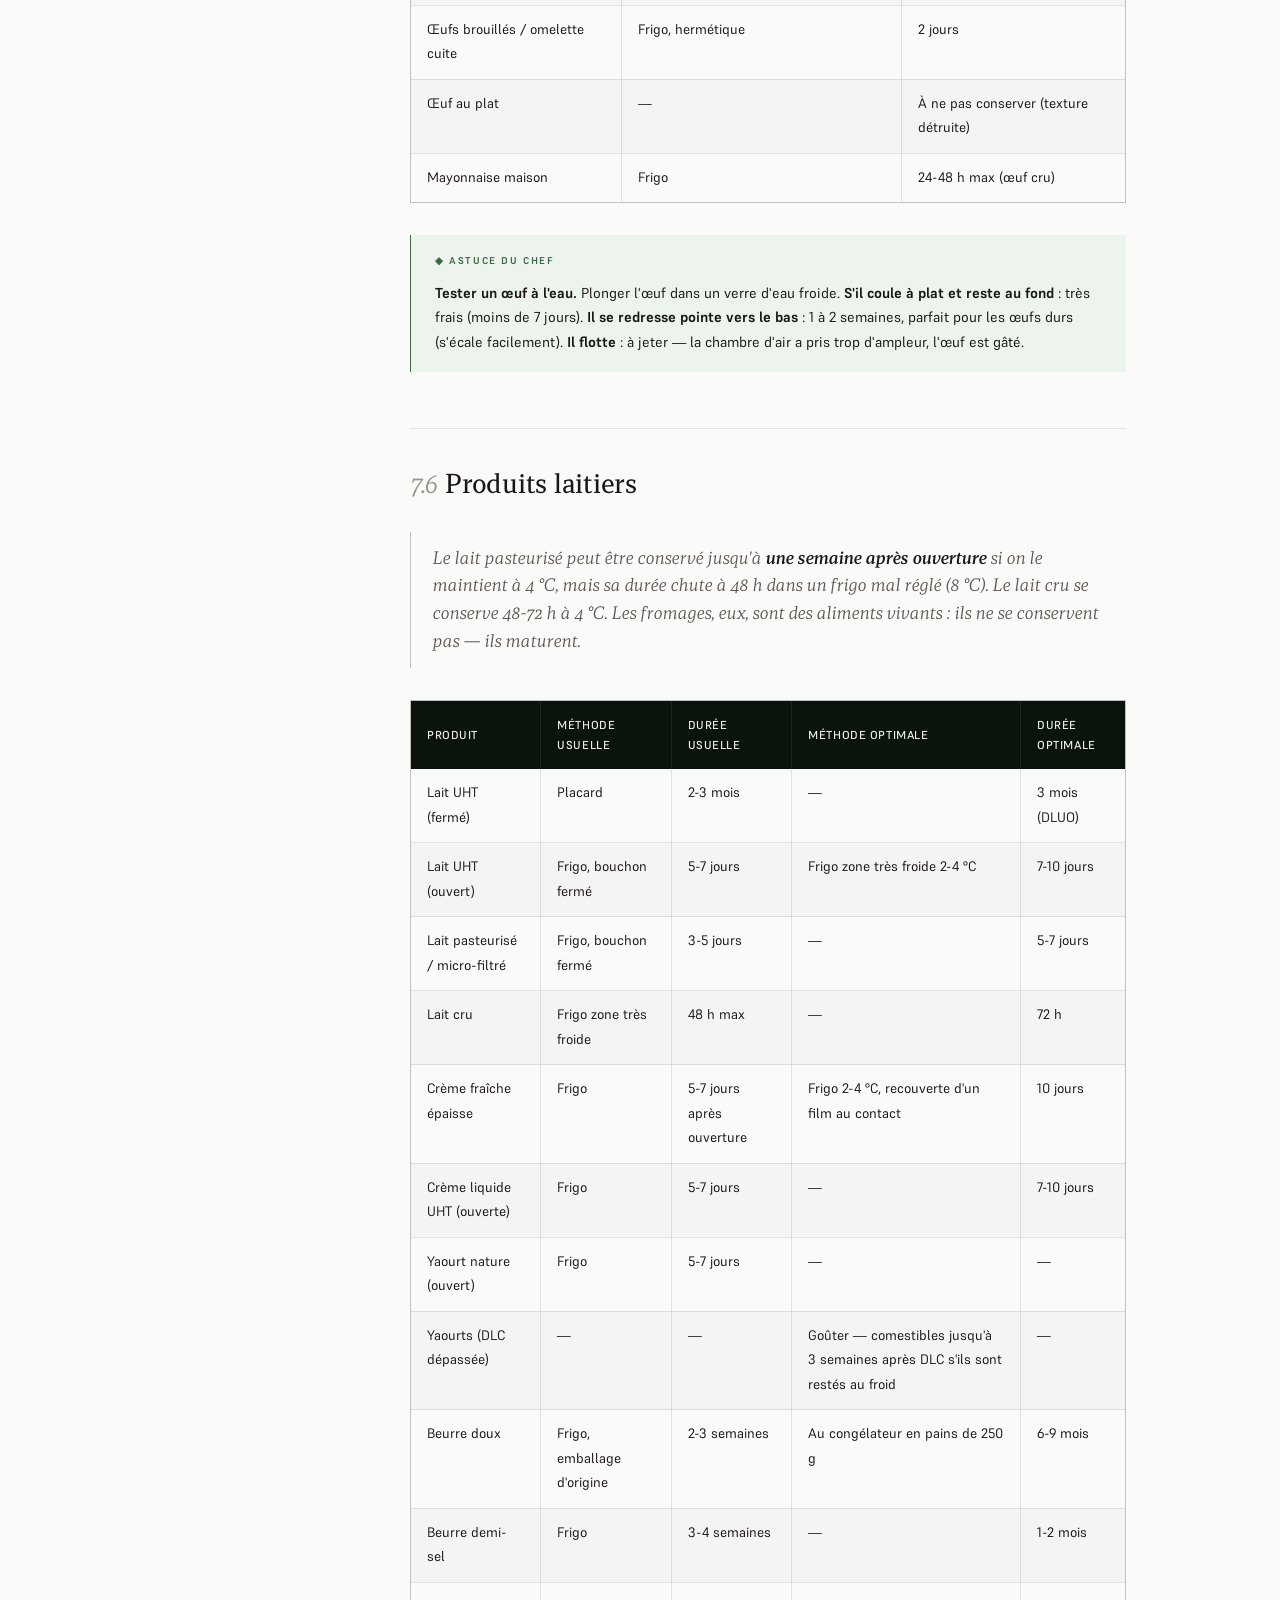
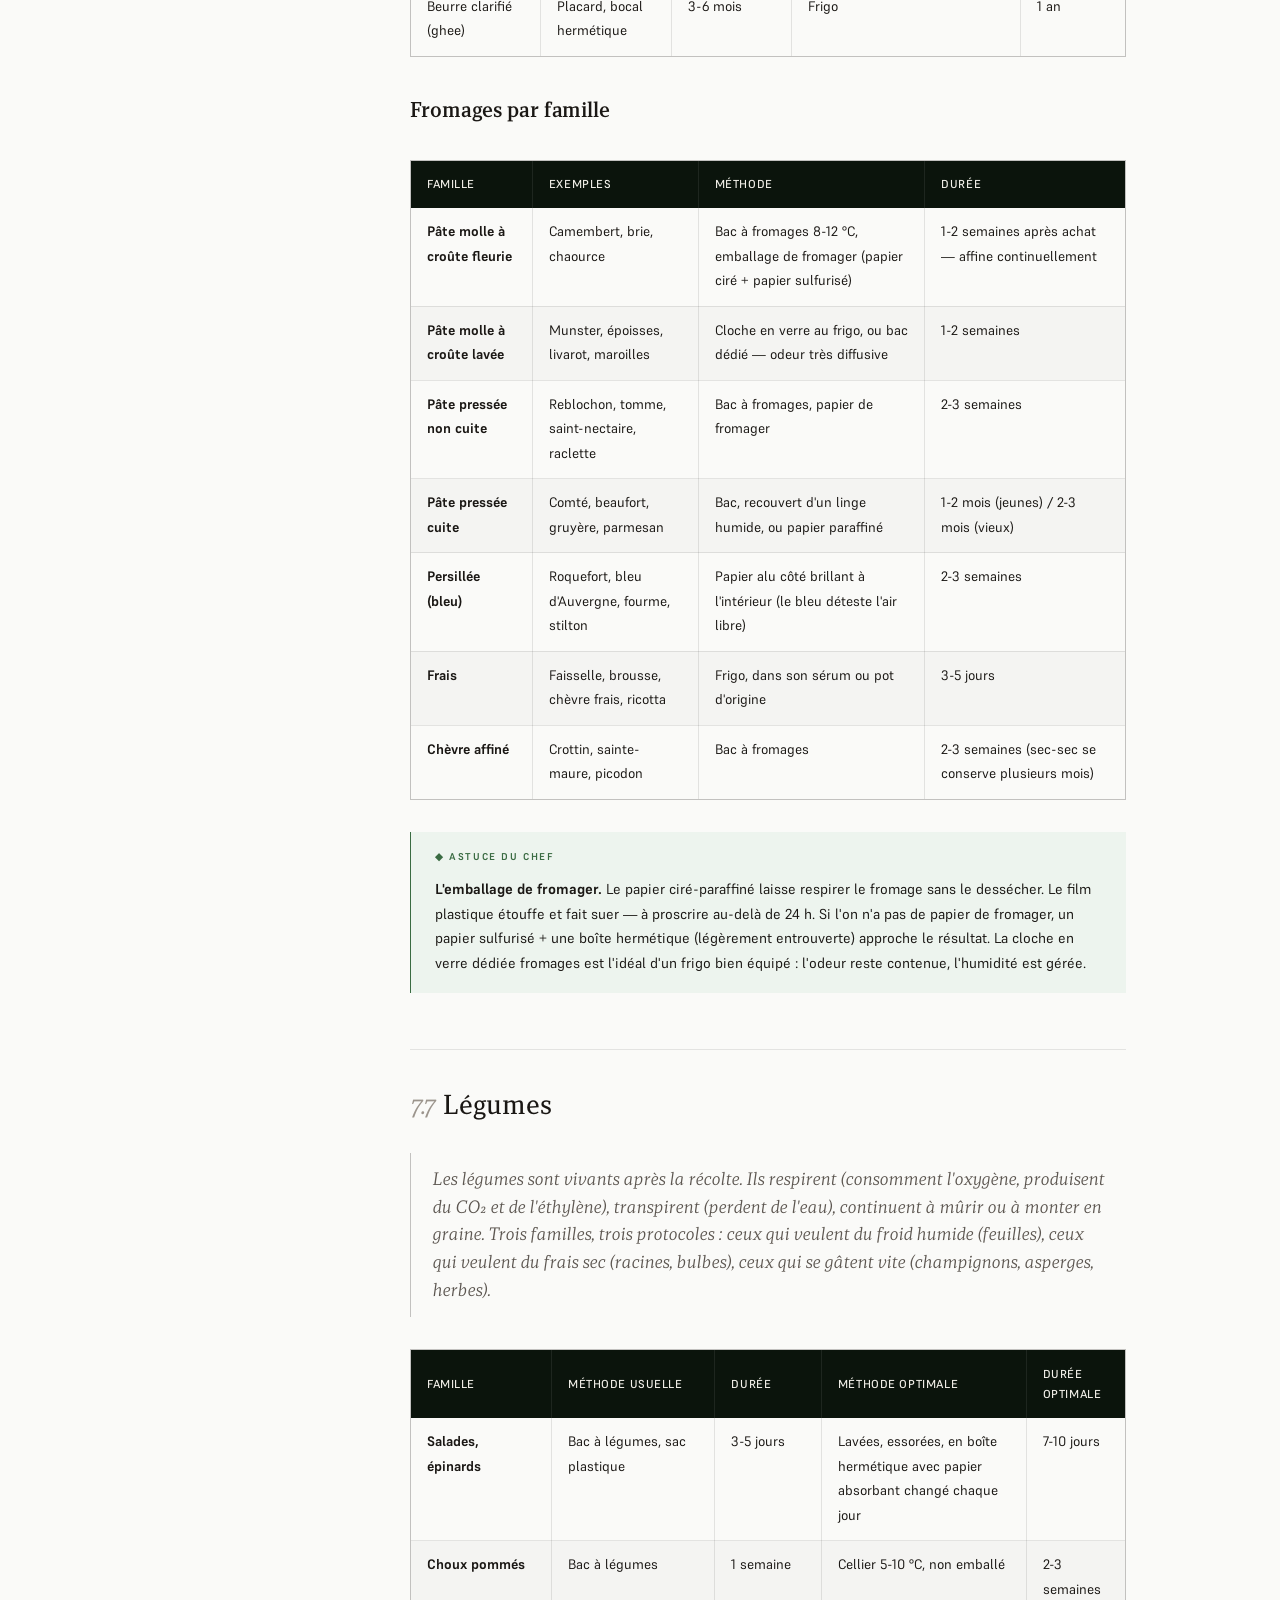
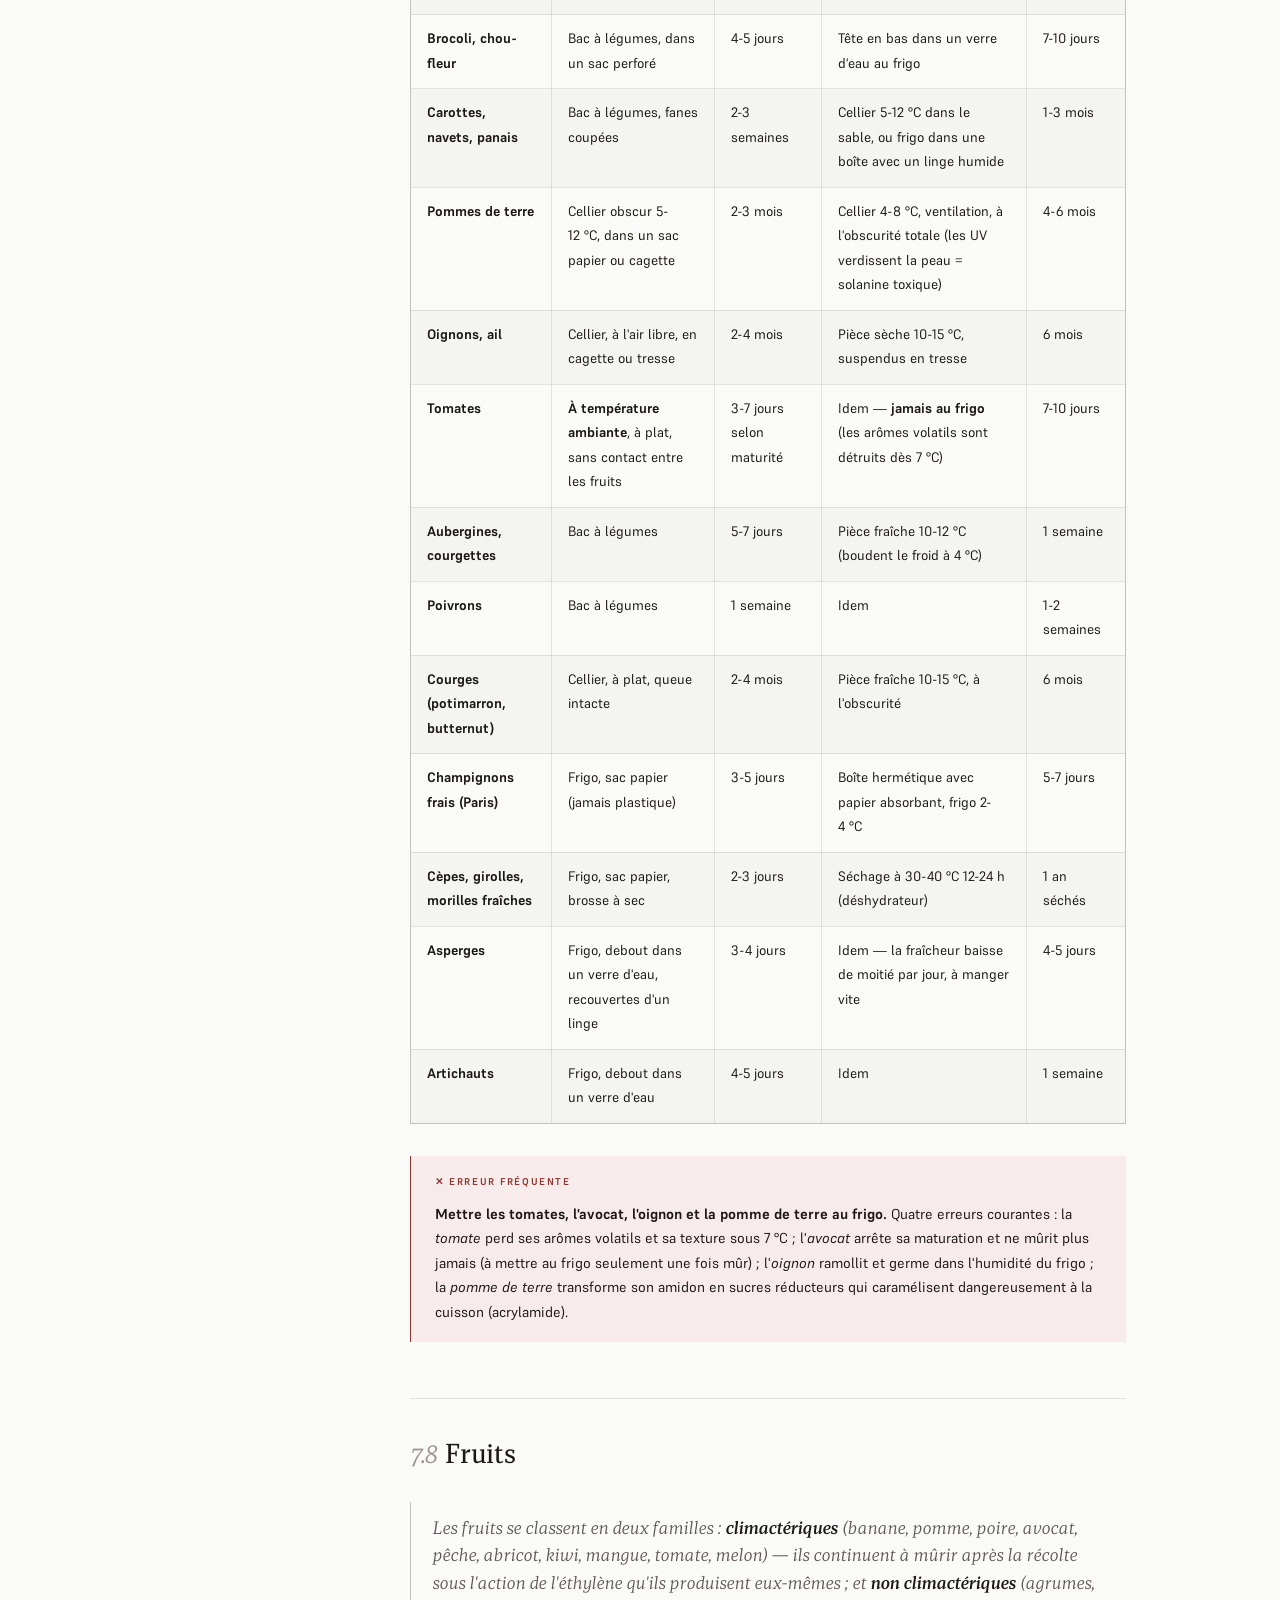
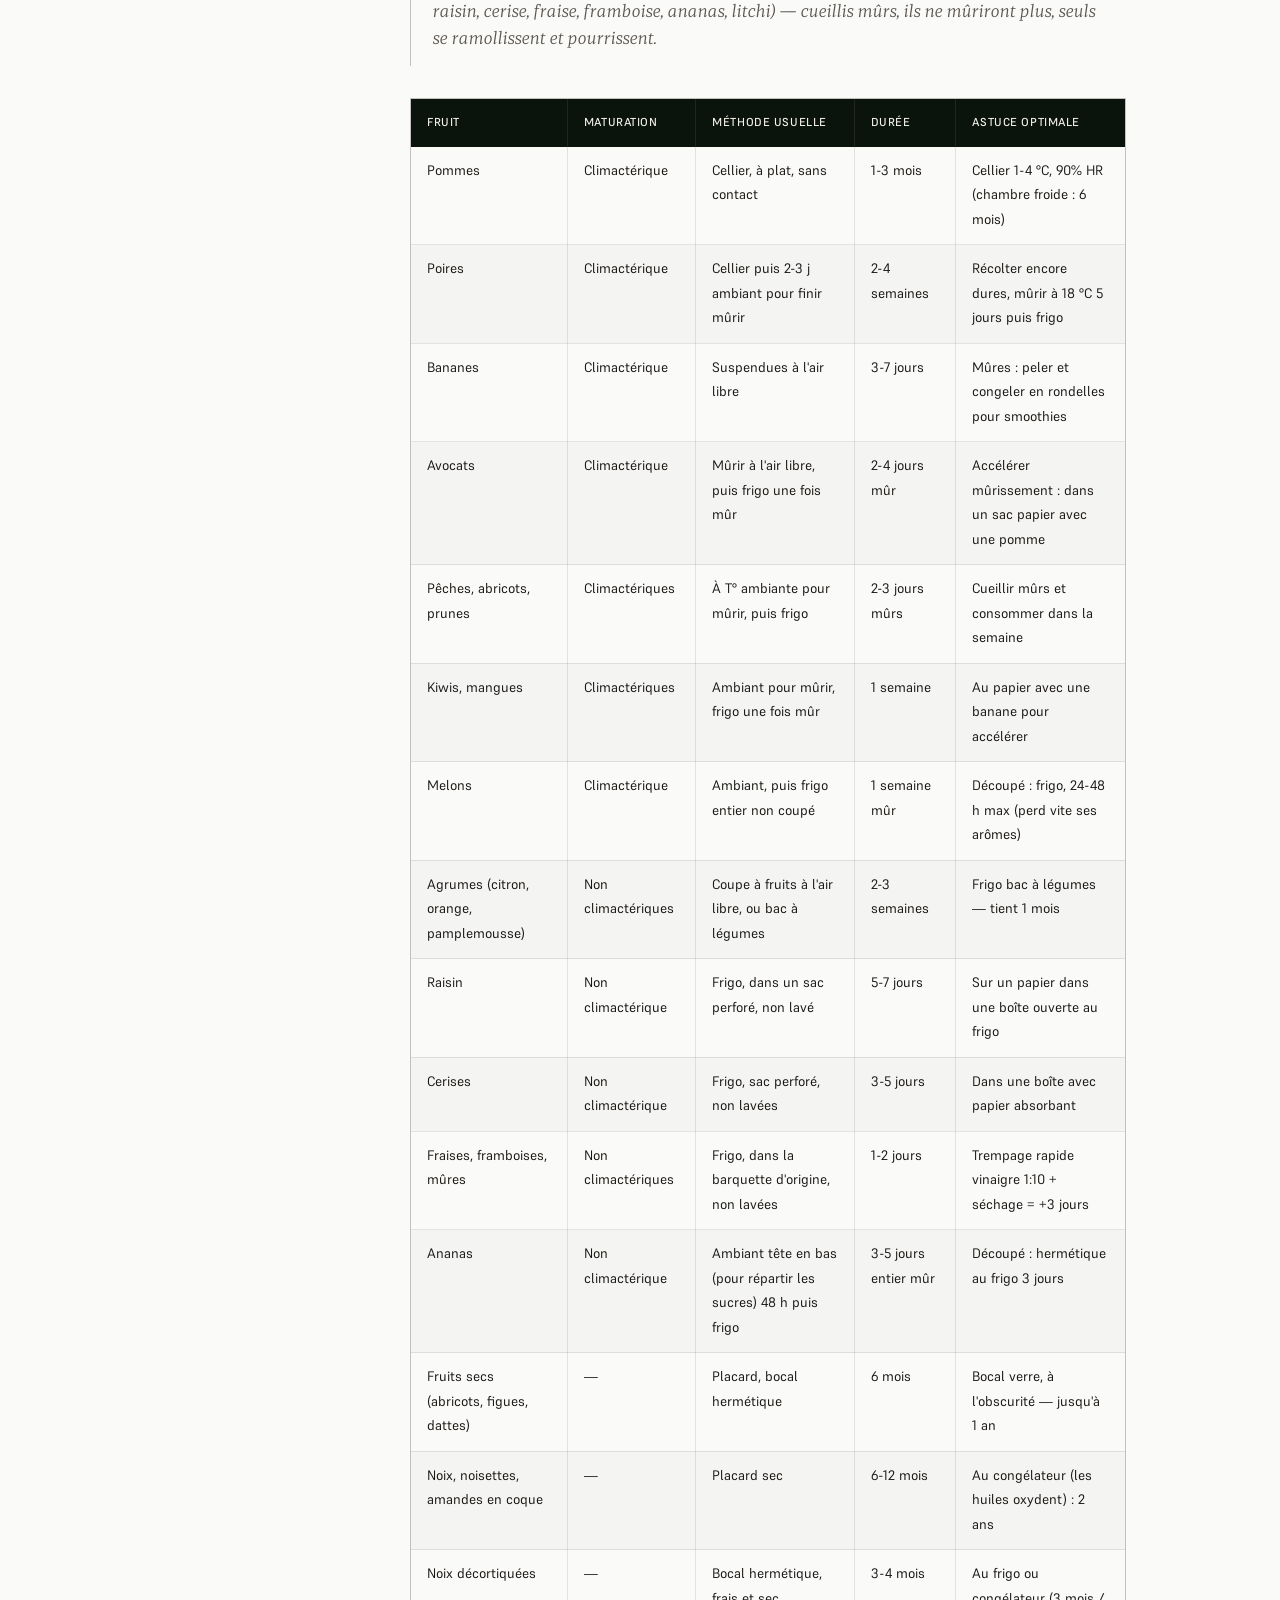
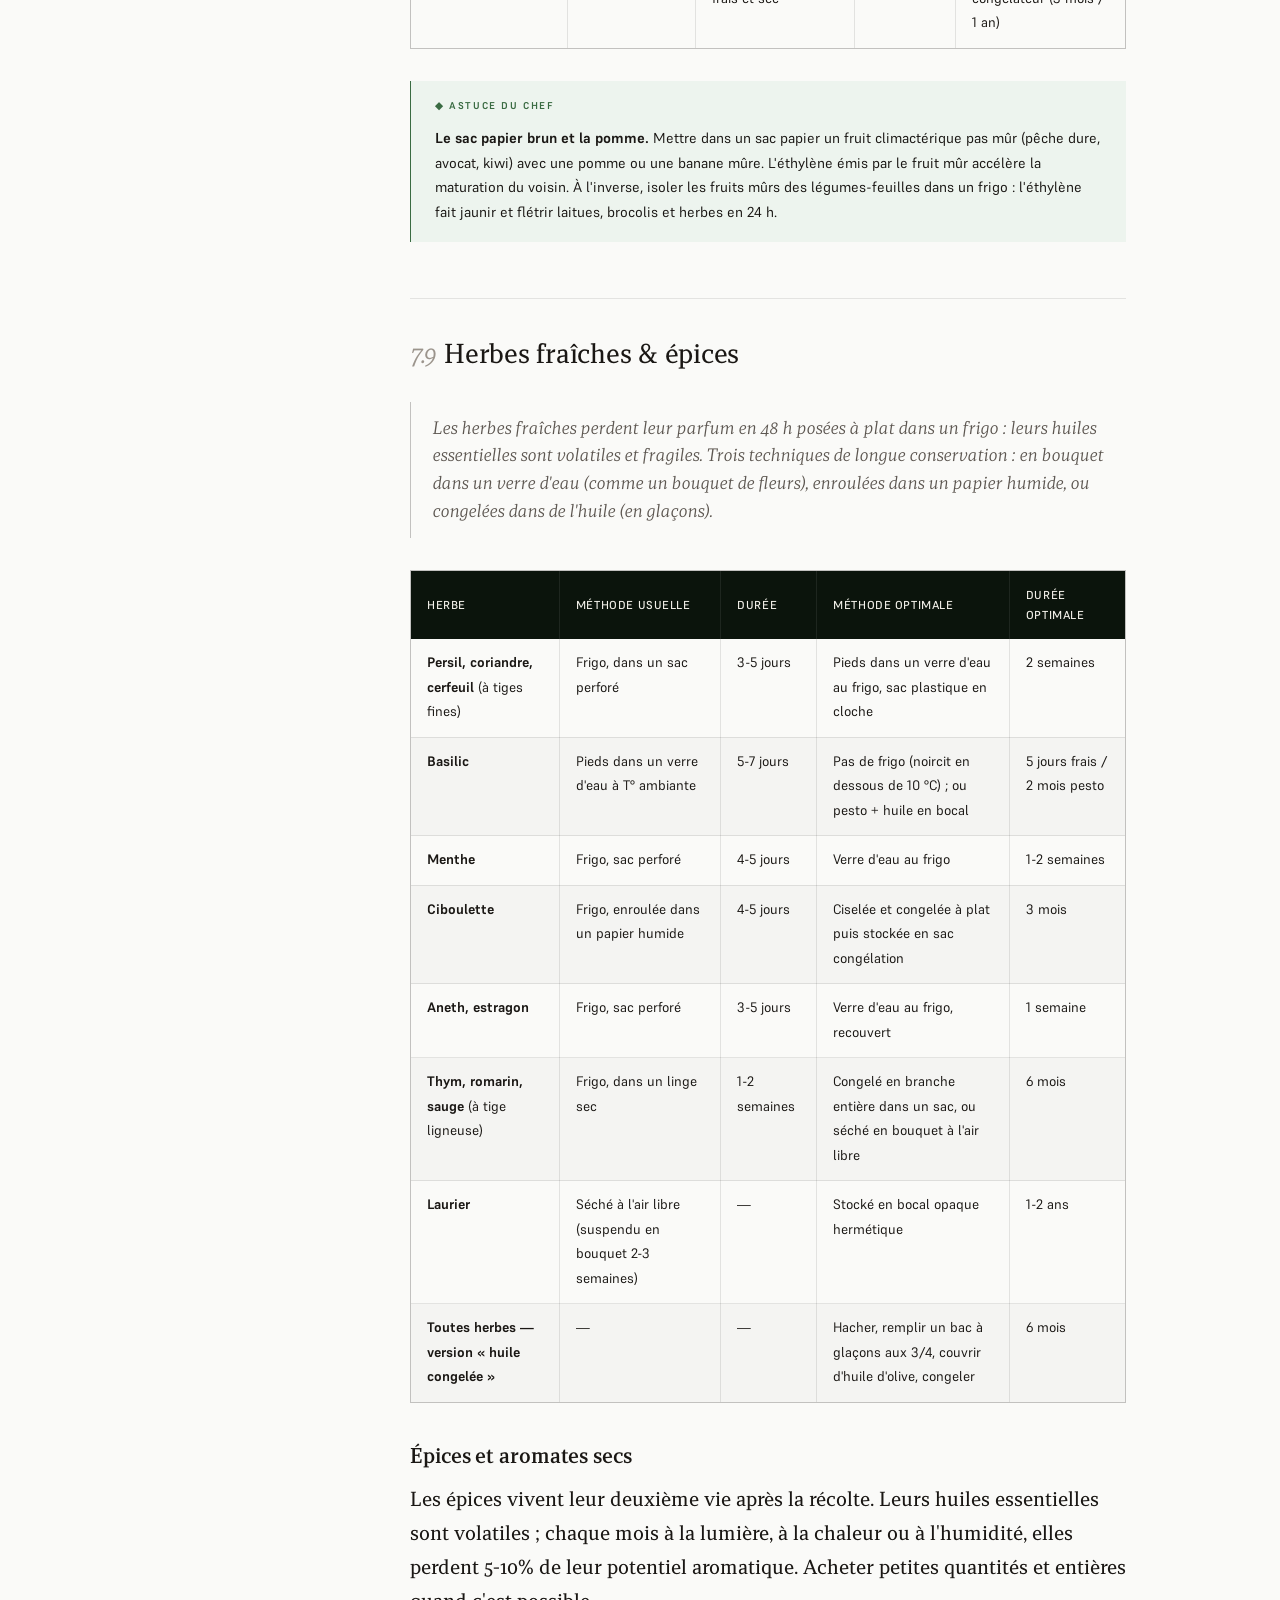
<file: conservation.html>
<!DOCTYPE html>
<html lang="fr">
<head>
<meta charset="UTF-8">
<meta name="viewport" content="width=device-width, initial-scale=1.0">
<title>Conservation — Manuel de cuisine</title>
<link rel="stylesheet" href="assets/style.css">

<!-- PWA meta -->
<link rel="manifest" href="manifest.json">
<meta name="theme-color" content="#0B140C">
<meta name="application-name" content="Manuel de cuisine">
<meta name="apple-mobile-web-app-capable" content="yes">
<meta name="mobile-web-app-capable" content="yes">
<meta name="apple-mobile-web-app-status-bar-style" content="black-translucent">
<meta name="apple-mobile-web-app-title" content="Cuisine">
<link rel="apple-touch-icon" sizes="180x180" href="assets/apple-touch-icon.png">
<link rel="icon" type="image/png" sizes="192x192" href="assets/icon-192.png">
<link rel="icon" type="image/png" sizes="32x32" href="assets/favicon.png">
<link rel="shortcut icon" href="assets/favicon.png">

<style>
dl.myth-list dt{
  font-family:'Cormorant Garamond',serif;
  font-size:1.05rem;
  color:var(--bordeaux);
  margin-top:1rem;
}
dl.myth-list dd{
  font-family:'Inter',sans-serif;
  font-size:0.92rem;
  line-height:1.55;
  color:var(--ink-soft);
  margin:0.2rem 0 0 0;
  padding-left:1.2rem;
  border-left:2px solid var(--gold);
}
</style>
</head>
<body>

<header class="site-header">
  <a class="brand" href="index.html">
    <img src="assets/chef-transparent.png" class="brand-mark" alt="">
    <span class="brand-text">
      Manuel de <em>cuisine</em>
      <small>Technique &amp; maîtrise</small>
    </span>
  </a>
  <button class="menu-toggle" id="menuToggle" aria-label="Ouvrir le sommaire" aria-expanded="false" aria-controls="sidebar">☰</button>
</header>

<div class="sidebar-backdrop" id="sidebarBackdrop" aria-hidden="true"></div>

<div class="layout">

<aside class="sidebar" id="sidebar" aria-label="Sommaire du manuel">
  <div class="sidebar-section">
    <div class="sidebar-section-title">Le manuel</div>
    <a href="index.html" class="sidebar-link"><span class="num">i.</span>Accueil</a>
  </div>
  <div class="sidebar-section">
    <div class="sidebar-section-title">Les trois piliers</div>
    <a href="pilier-1-temperature.html" class="sidebar-link"><span class="num">I.</span>Température</a>
    <a href="pilier-2-humidite.html" class="sidebar-link"><span class="num">II.</span>Humidité</a>
    <a href="pilier-3-inertie.html" class="sidebar-link"><span class="num">III.</span>Inertie thermique</a>
  </div>
  <div class="sidebar-section">
    <div class="sidebar-section-title">Atlas du goût</div>
    <a href="epices.html" class="sidebar-link"><span class="num">IV.</span>Épices</a>
  </div>
  <div class="sidebar-section">
    <div class="sidebar-section-title">Protocoles</div>
    <a href="viandes.html" class="sidebar-link"><span class="num">V.</span>Viandes</a>
    <a href="legumes.html" class="sidebar-link"><span class="num">VI.</span>Légumes</a>
    <a href="conservation.html" class="sidebar-link current"><span class="num">VII.</span>Conservation</a>
    <a href="conservation.html#sec-7-1" class="sidebar-sub"><span class="num">7.1</span>Quatre variables</a>
    <a href="conservation.html#sec-7-2" class="sidebar-sub"><span class="num">7.2</span>Tableau de référence</a>
    <a href="conservation.html#sec-7-3" class="sidebar-sub"><span class="num">7.3</span>Viandes</a>
    <a href="conservation.html#sec-7-4" class="sidebar-sub"><span class="num">7.4</span>Poissons</a>
    <a href="conservation.html#sec-7-5" class="sidebar-sub"><span class="num">7.5</span>Œufs</a>
    <a href="conservation.html#sec-7-6" class="sidebar-sub"><span class="num">7.6</span>Produits laitiers</a>
    <a href="conservation.html#sec-7-7" class="sidebar-sub"><span class="num">7.7</span>Légumes</a>
    <a href="conservation.html#sec-7-8" class="sidebar-sub"><span class="num">7.8</span>Fruits</a>
    <a href="conservation.html#sec-7-9" class="sidebar-sub"><span class="num">7.9</span>Herbes &amp; épices</a>
    <a href="conservation.html#sec-7-10" class="sidebar-sub"><span class="num">7.10</span>Pain, céréales</a>
    <a href="conservation.html#sec-7-11" class="sidebar-sub"><span class="num">7.11</span>Restes cuits</a>
    <a href="conservation.html#sec-7-12" class="sidebar-sub"><span class="num">7.12</span>Techniques longues</a>
    <a href="conservation.html#sec-7-13" class="sidebar-sub"><span class="num">7.13</span>Altération &amp; sécurité</a>
    <a href="conservation.html#sec-7-14" class="sidebar-sub"><span class="num">7.14</span>Mythes</a>
  </div>
  <div class="sidebar-section">
    <div class="sidebar-section-title">Sauces</div>
    <a href="liaisons.html" class="sidebar-link"><span class="num">VIII.</span>Liaisons des sauces</a>
  </div>
  <div class="sidebar-section">
    <div class="sidebar-section-title">Poissons &amp; fruits de mer</div>
    <a href="poisson.html" class="sidebar-link"><span class="num">IX.</span>Cuisson du poisson</a>
  </div>
  <div class="sidebar-section">
    <div class="sidebar-section-title">Ressources</div>
    <a href="biblio.html" class="sidebar-link"><span class="num">vii.</span>Bibliographie</a>
  </div>
</aside>

<main class="content">
<nav class="breadcrumb" aria-label="Fil d'Ariane">
  <a href="index.html">Manuel de cuisine</a>
  <span class="sep">›</span>
  <span class="current">Conservation</span>
</nav>
<div class="page-hero">
  <div class="eyebrow">Chapitre septième</div>
  <h1>La <em>conservation</em> des produits</h1>
  <p class="subtitle">Températures, humidités, durées — méthodes usuelles et optimales par famille, plus techniques de longue conservation</p>
</div>


  <p class="lead">Conserver un produit, c'est ralentir le travail des trois agents qui le détruisent&nbsp;: les <strong>enzymes endogènes</strong> (qui continuent à fonctionner après la récolte ou l'abattage), les <strong>micro-organismes</strong> (bactéries, levures, moisissures) et l'<strong>oxydation chimique</strong> de l'air et de la lumière. Toute méthode de conservation joue sur quatre variables&nbsp;: température, humidité, oxygène, lumière. À chaque famille de produits, son protocole — courant et optimal.</p>

  <h3 id="sec-7-1"><span class="h3-num">7.1</span>Les quatre variables qui gouvernent la conservation</h3>

  <p><strong>Température.</strong> C'est la variable reine. Chaque baisse de 10&nbsp;°C divise par 2 à 3 l'activité enzymatique et la vitesse de multiplication bactérienne. La zone de danger universellement admise est <strong>4 à 60&nbsp;°C</strong>&nbsp;: en dessous, le froid ralentit&nbsp;; au-dessus, la chaleur tue (à partir de 65&nbsp;°C les bactéries sont inactivées). Un aliment dans la zone 4-60&nbsp;°C doit y rester moins de quatre heures cumulées.</p>

  <p><strong>Humidité relative.</strong> Le froid d'un frigo standard est très sec (30-50% HR), ce qui dessèche les fruits, légumes et fromages. À l'inverse, un excès d'humidité (90%+) favorise la moisissure. Chaque produit a son optimum&nbsp;: 90-95% HR pour les légumes-feuilles, 70-80% pour les fromages affinés, 50-60% pour les fruits secs.</p>

  <p><strong>Oxygène.</strong> Responsable de l'oxydation (rancissement des graisses, brunissement des chairs et des fruits coupés). Trois moyens de le limiter&nbsp;: contact direct avec une matière grasse (confit, huile), enveloppement étanche (film, sous-vide) ou substitution par un autre gaz (atmosphère modifiée des barquettes industrielles, azote dans les bocaux de café).</p>

  <p><strong>Lumière.</strong> Les UV dégradent en quelques jours la chlorophylle, les caroténoïdes, les arômes volatils et les vitamines. Les huiles vierges, les épices et les vins se conservent à l'obscurité ou dans des contenants opaques.</p>

  <div class="callout science">
    <span class="callout-title"></span>
    <p><strong>La règle des 2 heures + 4 heures.</strong> Un produit qui sort du froid (frigo, congélateur) peut rester 2 heures à température ambiante sans risque sanitaire&nbsp;; au-delà, on entre dans la zone de prolifération. <strong>Total cumulé maximum dans la zone de danger&nbsp;: 4 heures sur la vie entière du produit</strong> (préparation + service + restes). Au-delà, on jette — la cuisson ne suffit plus à éliminer les toxines déjà formées (notamment <em>Staphylococcus aureus</em>, qui produit une toxine thermostable).</p>
  </div>

  <h3 id="sec-7-2"><span class="h3-num">7.2</span>Tableau de référence — températures de conservation</h3>

  <div class="table-wrapper">
  <table>
    <thead><tr><th>Zone</th><th>Température</th><th>Humidité (HR)</th><th>Pour quoi ?</th></tr></thead>
    <tbody>
      <tr><td><b>Congélateur domestique</b></td><td>-18&nbsp;°C</td><td>~50%</td><td>Viandes, poissons, fruits/légumes blanchis, plats préparés, pain. Durée 1 à 12 mois selon produit.</td></tr>
      <tr><td><b>Congélation pro (surgélation)</b></td><td>-30 à -40&nbsp;°C</td><td>~50%</td><td>Cellule de surgélation rapide — cristaux d'eau plus petits, qualité préservée. Idéal pour poisson cru destiné à sashimi.</td></tr>
      <tr><td><b>Zone très froide du frigo</b> (étage du bas, contre la paroi froide)</td><td>0 à 4&nbsp;°C</td><td>~50%</td><td>Viandes crues, volailles, poissons, charcuterie ouverte, plats préparés. La zone la plus stricte.</td></tr>
      <tr><td><b>Zone fraîche</b> (milieu du frigo)</td><td>4 à 6&nbsp;°C</td><td>~50%</td><td>Produits laitiers, œufs (en France, mais voir §7.5), restes cuits.</td></tr>
      <tr><td><b>Bac à légumes</b> (porte du bac fermée)</td><td>6 à 10&nbsp;°C</td><td>85-95%</td><td>Légumes-feuilles, herbes fraîches, salades, choux. Garder l'humidité élevée.</td></tr>
      <tr><td><b>Porte du frigo</b></td><td>8 à 12&nbsp;°C</td><td>~40%</td><td>Beurre, sauces fermées, condiments, vins ouverts — zone moins froide à cause des ouvertures fréquentes.</td></tr>
      <tr><td><b>Cellier / cave fraîche</b></td><td>10 à 15&nbsp;°C</td><td>70-85%</td><td>Pommes, poires, racines, tubercules (pommes de terre, carottes, betteraves), oignons, ail, courges, vins.</td></tr>
      <tr><td><b>Pièce sèche et fraîche</b> (placard à l'abri)</td><td>15 à 20&nbsp;°C</td><td>40-55%</td><td>Céréales sèches, légumineuses, pâtes, riz, farines, épices, miel, huiles, fruits secs (au frigo en été).</td></tr>
      <tr><td><b>Cave d'affinage fromages</b></td><td>8 à 14&nbsp;°C selon famille</td><td>85-95%</td><td>Affinage actif des fromages — pas du stockage, de la maturation.</td></tr>
    </tbody>
  </table>
  </div>

  <div class="callout astuce">
    <span class="callout-title"></span>
    <p><strong>Cartographier son frigo.</strong> La température varie de 4 à 5&nbsp;°C entre le bas (le plus froid, contre la paroi du fond) et la porte (jusqu'à 10&nbsp;°C). Un thermomètre de frigo (5-15&nbsp;€) posé pendant 24 h dans chaque zone permet de placer chaque produit à sa juste hauteur. Les viandes et poissons descendent toujours au plus froid&nbsp;; les beurres et œufs montent à la porte.</p>
  </div>

  <h3 id="sec-7-3"><span class="h3-num">7.3</span>Viandes</h3>

  <p class="family-intro">Les viandes rouges (bœuf, agneau, gibier) tolèrent mieux la maturation que les viandes blanches (porc, veau, volaille). Le poulet entier cru est la denrée la plus risquée d'un frigo — toujours dans un récipient hermétique au plus froid, jamais à proximité d'autres produits.</p>

  <h4>Viandes crues</h4>

  <div class="table-wrapper">
  <table>
    <thead><tr><th>Produit</th><th>Méthode usuelle</th><th>Durée usuelle</th><th>Méthode optimale</th><th>Durée optimale</th></tr></thead>
    <tbody>
      <tr><td>Bœuf — pièce entière (rosbif, côte)</td><td>Frigo, film alimentaire</td><td>3-5 jours</td><td>Sous-vide, frigo 0-2&nbsp;°C&nbsp;; ou maturation à sec sur grille, 1-3&nbsp;°C, 80% HR</td><td>15-30 jours (sous-vide) / 21-60 jours (dry-aging)</td></tr>
      <tr><td>Bœuf — steak ou tranche</td><td>Frigo, film, sur assiette</td><td>2-3 jours</td><td>Sous-vide salé léger, 0-2&nbsp;°C</td><td>7-10 jours</td></tr>
      <tr><td>Bœuf haché</td><td>Frigo, dans son emballage</td><td><strong>24 h max</strong></td><td>Hacher à la minute soi-même au gros couteau, cuisson immédiate</td><td>Cuit le jour même</td></tr>
      <tr><td>Veau</td><td>Frigo, film</td><td>2-3 jours</td><td>Sous-vide</td><td>5-7 jours</td></tr>
      <tr><td>Agneau</td><td>Frigo, film</td><td>3-4 jours</td><td>Sous-vide ou marinade huile-herbes au frigo</td><td>7-10 jours</td></tr>
      <tr><td>Porc</td><td>Frigo, film</td><td>3-4 jours</td><td>Sous-vide, salé léger</td><td>10-14 jours</td></tr>
      <tr><td>Volaille entière</td><td>Frigo, dans un plat couvert</td><td>2 jours</td><td>Saumure sèche (sel sur la peau), à découvert au frigo</td><td>3-4 jours (peau se déshydrate, sera plus croustillante)</td></tr>
      <tr><td>Volaille découpée</td><td>Frigo, film</td><td>1-2 jours</td><td>Saumure sèche puis sous-vide</td><td>5-7 jours</td></tr>
      <tr><td>Abats (foie, rognon)</td><td>Frigo, sur papier absorbant</td><td><strong>24 h max</strong></td><td>Cuisson le jour même, ou congélation immédiate sous vide</td><td>Cuit le jour même</td></tr>
      <tr><td>Charcuterie tranchée (emballée)</td><td>Frigo, emballage fermé</td><td>5-7 jours fermé / 3 jours ouvert</td><td>Sous-vide, frigo 2-4&nbsp;°C</td><td>10-14 jours</td></tr>
      <tr><td>Jambon sec entier</td><td>Pièce sèche 12-18&nbsp;°C, à l'abri</td><td>6 mois entamé</td><td>Cave à 10-14&nbsp;°C, 70-75% HR, suspendu</td><td>12-18 mois</td></tr>
      <tr><td>Saucisson sec</td><td>Pièce sèche</td><td>2-3 mois</td><td>Cellier 14-16&nbsp;°C, suspendu</td><td>4-6 mois</td></tr>
    </tbody>
  </table>
  </div>

  <h4>Viandes cuites</h4>

  <div class="table-wrapper">
  <table>
    <thead><tr><th>Produit</th><th>Méthode usuelle</th><th>Durée</th><th>Méthode optimale</th></tr></thead>
    <tbody>
      <tr><td>Rôti, gigot, daube, blanquette</td><td>Frigo, dans un récipient hermétique, refroidi en moins de 2 h</td><td>3-4 jours</td><td>Sous-vide après refroidissement, frigo. Réchauffe à 65&nbsp;°C bain-marie 20 min, jamais micro-ondes.</td></tr>
      <tr><td>Volaille cuite</td><td>Frigo, désossée, dans un bouillon léger</td><td>2-3 jours</td><td>Sous-vide froid, ou démoulée et baignant dans un fond.</td></tr>
      <tr><td>Viande hachée cuite (sauce bolognaise)</td><td>Frigo, hermétique</td><td>2-3 jours</td><td>Congélation en portions individuelles, plat à plat (-18&nbsp;°C, 2-3 mois).</td></tr>
      <tr><td>Restes en sauce</td><td>Frigo, hermétique</td><td>3 jours</td><td>Bocaux stérilisés (90&nbsp;°C, 30 min de bain-marie) — tient 6-12 mois.</td></tr>
    </tbody>
  </table>
  </div>

  <h4>Viandes congelées</h4>

  <div class="table-wrapper">
  <table>
    <thead><tr><th>Produit</th><th>Durée -18&nbsp;°C</th><th>Conditionnement optimal</th></tr></thead>
    <tbody>
      <tr><td>Bœuf, agneau, gibier (pièce entière)</td><td>10-12 mois</td><td>Sous-vide, congélation rapide à plat sur plaque</td></tr>
      <tr><td>Porc, veau (pièce entière)</td><td>6-8 mois</td><td>Idem</td></tr>
      <tr><td>Viande hachée crue</td><td>3-4 mois</td><td>En portions de 100-200 g, sous-vide ou film + sac congélation</td></tr>
      <tr><td>Volaille entière</td><td>10-12 mois</td><td>Sac congélation épais, air chassé</td></tr>
      <tr><td>Volaille découpée</td><td>6-9 mois</td><td>En portions individuelles sous vide</td></tr>
      <tr><td>Charcuterie cuite (jambon)</td><td>1-2 mois</td><td>À éviter — la texture s'altère. Préférer la consommation rapide.</td></tr>
      <tr><td>Plats cuisinés à base de viande</td><td>2-3 mois</td><td>Portions individuelles, sous-vide ou bocaux stérilisés</td></tr>
    </tbody>
  </table>
  </div>

  <div class="callout erreur">
    <span class="callout-title"></span>
    <p><strong>Décongeler une viande à température ambiante.</strong> La surface entre rapidement en zone de danger pendant que le cœur reste glacé. Toujours décongeler au frigo (12-24 h selon taille), au micro-ondes en mode décongélation suivi d'une cuisson immédiate, ou à l'eau froide changée toutes les 30 min. <strong>Ne jamais recongeler une viande crue décongelée</strong> — la cuisson, puis la recongélation, est en revanche autorisée.</p>
  </div>

  <h3 id="sec-7-4"><span class="h3-num">7.4</span>Poissons et fruits de mer</h3>

  <p class="family-intro">Le poisson est la denrée la plus fragile&nbsp;: ses enzymes de dégradation continuent à -2&nbsp;°C et même à -10&nbsp;°C. Sa durée de fraîcheur se compte en heures et non en jours. La règle pro&nbsp;: <strong>servi sous 48 h après pêche en chair non maturée, sous 7 jours après pêche en chair maturée</strong> (technique japonaise du <em>kaminari-zukuri</em>, encore peu pratiquée en Occident).</p>

  <div class="table-wrapper">
  <table>
    <thead><tr><th>Produit</th><th>Méthode usuelle</th><th>Durée</th><th>Méthode optimale</th><th>Durée optimale</th></tr></thead>
    <tbody>
      <tr><td>Poisson entier frais (sole, bar)</td><td>Frigo, posé sur glace, vidé</td><td>24-36 h</td><td>Frigo 0-1&nbsp;°C, posé sur glace pilée renouvelée, vidé et essuyé</td><td>3-4 jours</td></tr>
      <tr><td>Filet de poisson cru</td><td>Frigo sur assiette, sur papier absorbant</td><td>24 h</td><td>Sous-vide, frigo 0-1&nbsp;°C ; ou ikejime à la pêche (technique japonaise)</td><td>3-7 jours</td></tr>
      <tr><td>Poisson destiné au sashimi/tartare</td><td>—</td><td>—</td><td>Congélation -20&nbsp;°C 24 h (kill anisakis) puis décongélation au frigo</td><td>Cru le jour même de décongélation</td></tr>
      <tr><td>Crustacés vivants (homard, langoustines)</td><td>Frigo dans un linge humide, dans une boîte ajourée</td><td>12-24 h</td><td>Cuisson immédiate, ou tenue à 4&nbsp;°C dans l'eau de mer reconstituée (35 g sel/L)</td><td>Cuit le jour même</td></tr>
      <tr><td>Crevettes crues</td><td>Frigo, sur glace</td><td>24 h</td><td>Congélation à -25&nbsp;°C dans saumure légère</td><td>3 mois congelé</td></tr>
      <tr><td>Coquillages vivants (huîtres, moules)</td><td>Frigo, à plat, recouverts d'un linge humide</td><td>3-5 jours (huîtres) / 24 h (moules)</td><td>Bourriche d'origine, dans un bac à 4-7&nbsp;°C</td><td>10 jours (huîtres) / 36 h (moules)</td></tr>
      <tr><td>Poisson fumé (saumon, hareng)</td><td>Frigo, emballage fermé</td><td>5-7 jours fermé / 3 jours ouvert</td><td>Sous-vide, frigo 2-4&nbsp;°C</td><td>14 jours</td></tr>
      <tr><td>Poisson cuit (filet, dos)</td><td>Frigo, hermétique</td><td>2 jours</td><td>Réchauffe en douceur (bain-marie, vapeur)</td><td>2 jours</td></tr>
      <tr><td>Poisson cru — congélation</td><td>Sac congélation à plat</td><td>2-3 mois</td><td>Sous-vide, congélation -30&nbsp;°C</td><td>6 mois</td></tr>
      <tr><td>Poisson gras (saumon, maquereau) — congélation</td><td>—</td><td>—</td><td>Sous-vide, -30&nbsp;°C (les graisses oxydent vite à -18&nbsp;°C)</td><td>3 mois max</td></tr>
    </tbody>
  </table>
  </div>

  <div class="callout astuce">
    <span class="callout-title"></span>
    <p><strong>Le test du poisson frais.</strong> Œil bombé et brillant (jamais creusé), branchies rouge vif (et non brunes), peau humide et brillante (jamais sèche ni terne), chair ferme qui rebondit sous le doigt, odeur d'iode et de mer (jamais d'ammoniaque). Au-delà du moindre soupçon — odeur, mucus jaunâtre, ventre mou — on jette ou on cuit immédiatement.</p>
  </div>

  <h3 id="sec-7-5"><span class="h3-num">7.5</span>Œufs</h3>

  <p>Les œufs sont l'aliment <strong>le plus polémique</strong> en matière de conservation. En France et en Europe, on les conserve à température ambiante (les œufs ne sont pas lavés industriellement, leur cuticule naturelle les protège). Aux États-Unis et en Asie, ils sont lavés et donc systématiquement réfrigérés. Une fois sortis du froid, on n'y retourne pas&nbsp;: la condensation favorise la pénétration des bactéries à travers la coquille.</p>

  <div class="table-wrapper">
  <table>
    <thead><tr><th>Produit</th><th>Conservation</th><th>Durée</th></tr></thead>
    <tbody>
      <tr><td>Œuf entier coquille (Europe, non lavé)</td><td>Pièce fraîche 15-20&nbsp;°C, à l'abri de la lumière, pointe vers le bas</td><td>3-4 semaines (DCR sur la boîte)</td></tr>
      <tr><td>Œuf entier coquille (déjà au frigo, ou US/Asie)</td><td>Frigo 4-6&nbsp;°C, dans sa boîte d'origine</td><td>4-5 semaines</td></tr>
      <tr><td>Blanc d'œuf cru</td><td>Frigo, dans un bocal hermétique</td><td>4 jours frigo / 1 an congélateur (en bac à glaçons)</td></tr>
      <tr><td>Jaune d'œuf cru</td><td>Frigo, recouvert d'un film au contact, ou dans un peu d'eau froide</td><td>2 jours max</td></tr>
      <tr><td>Œuf dur en coquille</td><td>Frigo</td><td>1 semaine</td></tr>
      <tr><td>Œuf dur écalé</td><td>Frigo, dans de l'eau froide changée tous les jours</td><td>3-4 jours</td></tr>
      <tr><td>Œufs brouillés / omelette cuite</td><td>Frigo, hermétique</td><td>2 jours</td></tr>
      <tr><td>Œuf au plat</td><td>—</td><td>À ne pas conserver (texture détruite)</td></tr>
      <tr><td>Mayonnaise maison</td><td>Frigo</td><td>24-48 h max (œuf cru)</td></tr>
    </tbody>
  </table>
  </div>

  <div class="callout astuce">
    <span class="callout-title"></span>
    <p><strong>Tester un œuf à l'eau.</strong> Plonger l'œuf dans un verre d'eau froide. <strong>S'il coule à plat et reste au fond</strong>&nbsp;: très frais (moins de 7 jours). <strong>Il se redresse pointe vers le bas</strong>&nbsp;: 1 à 2 semaines, parfait pour les œufs durs (s'écale facilement). <strong>Il flotte</strong>&nbsp;: à jeter — la chambre d'air a pris trop d'ampleur, l'œuf est gâté.</p>
  </div>

  <h3 id="sec-7-6"><span class="h3-num">7.6</span>Produits laitiers</h3>

  <p class="family-intro">Le lait pasteurisé peut être conservé jusqu'à <strong>une semaine après ouverture</strong> si on le maintient à 4&nbsp;°C, mais sa durée chute à 48 h dans un frigo mal réglé (8&nbsp;°C). Le lait cru se conserve 48-72 h à 4&nbsp;°C. Les fromages, eux, sont des aliments <em>vivants</em>&nbsp;: ils ne se conservent pas — ils <em>maturent</em>.</p>

  <div class="table-wrapper">
  <table>
    <thead><tr><th>Produit</th><th>Méthode usuelle</th><th>Durée usuelle</th><th>Méthode optimale</th><th>Durée optimale</th></tr></thead>
    <tbody>
      <tr><td>Lait UHT (fermé)</td><td>Placard</td><td>2-3 mois</td><td>—</td><td>3 mois (DLUO)</td></tr>
      <tr><td>Lait UHT (ouvert)</td><td>Frigo, bouchon fermé</td><td>5-7 jours</td><td>Frigo zone très froide 2-4&nbsp;°C</td><td>7-10 jours</td></tr>
      <tr><td>Lait pasteurisé / micro-filtré</td><td>Frigo, bouchon fermé</td><td>3-5 jours</td><td>—</td><td>5-7 jours</td></tr>
      <tr><td>Lait cru</td><td>Frigo zone très froide</td><td>48 h max</td><td>—</td><td>72 h</td></tr>
      <tr><td>Crème fraîche épaisse</td><td>Frigo</td><td>5-7 jours après ouverture</td><td>Frigo 2-4&nbsp;°C, recouverte d'un film au contact</td><td>10 jours</td></tr>
      <tr><td>Crème liquide UHT (ouverte)</td><td>Frigo</td><td>5-7 jours</td><td>—</td><td>7-10 jours</td></tr>
      <tr><td>Yaourt nature (ouvert)</td><td>Frigo</td><td>5-7 jours</td><td>—</td><td>—</td></tr>
      <tr><td>Yaourts (DLC dépassée)</td><td>—</td><td>—</td><td>Goûter — comestibles jusqu'à 3 semaines après DLC s'ils sont restés au froid</td><td>—</td></tr>
      <tr><td>Beurre doux</td><td>Frigo, emballage d'origine</td><td>2-3 semaines</td><td>Au congélateur en pains de 250 g</td><td>6-9 mois</td></tr>
      <tr><td>Beurre demi-sel</td><td>Frigo</td><td>3-4 semaines</td><td>—</td><td>1-2 mois</td></tr>
      <tr><td>Beurre clarifié (ghee)</td><td>Placard, bocal hermétique</td><td>3-6 mois</td><td>Frigo</td><td>1 an</td></tr>
    </tbody>
  </table>
  </div>

  <h4>Fromages par famille</h4>

  <div class="table-wrapper">
  <table>
    <thead><tr><th>Famille</th><th>Exemples</th><th>Méthode</th><th>Durée</th></tr></thead>
    <tbody>
      <tr><td><b>Pâte molle à croûte fleurie</b></td><td>Camembert, brie, chaource</td><td>Bac à fromages 8-12&nbsp;°C, emballage de fromager (papier ciré + papier sulfurisé)</td><td>1-2 semaines après achat — affine continuellement</td></tr>
      <tr><td><b>Pâte molle à croûte lavée</b></td><td>Munster, époisses, livarot, maroilles</td><td>Cloche en verre au frigo, ou bac dédié — odeur très diffusive</td><td>1-2 semaines</td></tr>
      <tr><td><b>Pâte pressée non cuite</b></td><td>Reblochon, tomme, saint-nectaire, raclette</td><td>Bac à fromages, papier de fromager</td><td>2-3 semaines</td></tr>
      <tr><td><b>Pâte pressée cuite</b></td><td>Comté, beaufort, gruyère, parmesan</td><td>Bac, recouvert d'un linge humide, ou papier paraffiné</td><td>1-2 mois (jeunes) / 2-3 mois (vieux)</td></tr>
      <tr><td><b>Persillée (bleu)</b></td><td>Roquefort, bleu d'Auvergne, fourme, stilton</td><td>Papier alu côté brillant à l'intérieur (le bleu déteste l'air libre)</td><td>2-3 semaines</td></tr>
      <tr><td><b>Frais</b></td><td>Faisselle, brousse, chèvre frais, ricotta</td><td>Frigo, dans son sérum ou pot d'origine</td><td>3-5 jours</td></tr>
      <tr><td><b>Chèvre affiné</b></td><td>Crottin, sainte-maure, picodon</td><td>Bac à fromages</td><td>2-3 semaines (sec-sec se conserve plusieurs mois)</td></tr>
    </tbody>
  </table>
  </div>

  <div class="callout astuce">
    <span class="callout-title"></span>
    <p><strong>L'emballage de fromager.</strong> Le papier ciré-paraffiné laisse respirer le fromage sans le dessécher. Le film plastique étouffe et fait suer — à proscrire au-delà de 24 h. Si l'on n'a pas de papier de fromager, un papier sulfurisé + une boîte hermétique (légèrement entrouverte) approche le résultat. La cloche en verre dédiée fromages est l'idéal d'un frigo bien équipé&nbsp;: l'odeur reste contenue, l'humidité est gérée.</p>
  </div>

  <h3 id="sec-7-7"><span class="h3-num">7.7</span>Légumes</h3>

  <p class="family-intro">Les légumes sont vivants après la récolte. Ils respirent (consomment l'oxygène, produisent du CO₂ et de l'éthylène), transpirent (perdent de l'eau), continuent à mûrir ou à monter en graine. Trois familles, trois protocoles&nbsp;: ceux qui veulent du froid humide (feuilles), ceux qui veulent du frais sec (racines, bulbes), ceux qui se gâtent vite (champignons, asperges, herbes).</p>

  <div class="table-wrapper">
  <table>
    <thead><tr><th>Famille</th><th>Méthode usuelle</th><th>Durée</th><th>Méthode optimale</th><th>Durée optimale</th></tr></thead>
    <tbody>
      <tr><td><b>Salades, épinards</b></td><td>Bac à légumes, sac plastique</td><td>3-5 jours</td><td>Lavées, essorées, en boîte hermétique avec papier absorbant changé chaque jour</td><td>7-10 jours</td></tr>
      <tr><td><b>Choux pommés</b></td><td>Bac à légumes</td><td>1 semaine</td><td>Cellier 5-10&nbsp;°C, non emballé</td><td>2-3 semaines</td></tr>
      <tr><td><b>Brocoli, chou-fleur</b></td><td>Bac à légumes, dans un sac perforé</td><td>4-5 jours</td><td>Tête en bas dans un verre d'eau au frigo</td><td>7-10 jours</td></tr>
      <tr><td><b>Carottes, navets, panais</b></td><td>Bac à légumes, fanes coupées</td><td>2-3 semaines</td><td>Cellier 5-12&nbsp;°C dans le sable, ou frigo dans une boîte avec un linge humide</td><td>1-3 mois</td></tr>
      <tr><td><b>Pommes de terre</b></td><td>Cellier obscur 5-12&nbsp;°C, dans un sac papier ou cagette</td><td>2-3 mois</td><td>Cellier 4-8&nbsp;°C, ventilation, à l'obscurité totale (les UV verdissent la peau = solanine toxique)</td><td>4-6 mois</td></tr>
      <tr><td><b>Oignons, ail</b></td><td>Cellier, à l'air libre, en cagette ou tresse</td><td>2-4 mois</td><td>Pièce sèche 10-15&nbsp;°C, suspendus en tresse</td><td>6 mois</td></tr>
      <tr><td><b>Tomates</b></td><td><strong>À température ambiante</strong>, à plat, sans contact entre les fruits</td><td>3-7 jours selon maturité</td><td>Idem — <strong>jamais au frigo</strong> (les arômes volatils sont détruits dès 7&nbsp;°C)</td><td>7-10 jours</td></tr>
      <tr><td><b>Aubergines, courgettes</b></td><td>Bac à légumes</td><td>5-7 jours</td><td>Pièce fraîche 10-12&nbsp;°C (boudent le froid à 4&nbsp;°C)</td><td>1 semaine</td></tr>
      <tr><td><b>Poivrons</b></td><td>Bac à légumes</td><td>1 semaine</td><td>Idem</td><td>1-2 semaines</td></tr>
      <tr><td><b>Courges (potimarron, butternut)</b></td><td>Cellier, à plat, queue intacte</td><td>2-4 mois</td><td>Pièce fraîche 10-15&nbsp;°C, à l'obscurité</td><td>6 mois</td></tr>
      <tr><td><b>Champignons frais (Paris)</b></td><td>Frigo, sac papier (jamais plastique)</td><td>3-5 jours</td><td>Boîte hermétique avec papier absorbant, frigo 2-4&nbsp;°C</td><td>5-7 jours</td></tr>
      <tr><td><b>Cèpes, girolles, morilles fraîches</b></td><td>Frigo, sac papier, brosse à sec</td><td>2-3 jours</td><td>Séchage à 30-40&nbsp;°C 12-24 h (déshydrateur)</td><td>1 an séchés</td></tr>
      <tr><td><b>Asperges</b></td><td>Frigo, debout dans un verre d'eau, recouvertes d'un linge</td><td>3-4 jours</td><td>Idem — la fraîcheur baisse de moitié par jour, à manger vite</td><td>4-5 jours</td></tr>
      <tr><td><b>Artichauts</b></td><td>Frigo, debout dans un verre d'eau</td><td>4-5 jours</td><td>Idem</td><td>1 semaine</td></tr>
    </tbody>
  </table>
  </div>

  <div class="callout erreur">
    <span class="callout-title"></span>
    <p><strong>Mettre les tomates, l'avocat, l'oignon et la pomme de terre au frigo.</strong> Quatre erreurs courantes&nbsp;: la <em>tomate</em> perd ses arômes volatils et sa texture sous 7&nbsp;°C&nbsp;; l'<em>avocat</em> arrête sa maturation et ne mûrit plus jamais (à mettre au frigo seulement une fois mûr)&nbsp;; l'<em>oignon</em> ramollit et germe dans l'humidité du frigo&nbsp;; la <em>pomme de terre</em> transforme son amidon en sucres réducteurs qui caramélisent dangereusement à la cuisson (acrylamide).</p>
  </div>

  <h3 id="sec-7-8"><span class="h3-num">7.8</span>Fruits</h3>

  <p class="family-intro">Les fruits se classent en deux familles&nbsp;: <strong>climactériques</strong> (banane, pomme, poire, avocat, pêche, abricot, kiwi, mangue, tomate, melon) — ils continuent à mûrir après la récolte sous l'action de l'éthylène qu'ils produisent eux-mêmes&nbsp;; et <strong>non climactériques</strong> (agrumes, raisin, cerise, fraise, framboise, ananas, litchi) — cueillis mûrs, ils ne mûriront plus, seuls se ramollissent et pourrissent.</p>

  <div class="table-wrapper">
  <table>
    <thead><tr><th>Fruit</th><th>Maturation</th><th>Méthode usuelle</th><th>Durée</th><th>Astuce optimale</th></tr></thead>
    <tbody>
      <tr><td>Pommes</td><td>Climactérique</td><td>Cellier, à plat, sans contact</td><td>1-3 mois</td><td>Cellier 1-4&nbsp;°C, 90% HR (chambre froide&nbsp;: 6 mois)</td></tr>
      <tr><td>Poires</td><td>Climactérique</td><td>Cellier puis 2-3 j ambiant pour finir mûrir</td><td>2-4 semaines</td><td>Récolter encore dures, mûrir à 18&nbsp;°C 5 jours puis frigo</td></tr>
      <tr><td>Bananes</td><td>Climactérique</td><td>Suspendues à l'air libre</td><td>3-7 jours</td><td>Mûres&nbsp;: peler et congeler en rondelles pour smoothies</td></tr>
      <tr><td>Avocats</td><td>Climactérique</td><td>Mûrir à l'air libre, puis frigo une fois mûr</td><td>2-4 jours mûr</td><td>Accélérer mûrissement&nbsp;: dans un sac papier avec une pomme</td></tr>
      <tr><td>Pêches, abricots, prunes</td><td>Climactériques</td><td>À T° ambiante pour mûrir, puis frigo</td><td>2-3 jours mûrs</td><td>Cueillir mûrs et consommer dans la semaine</td></tr>
      <tr><td>Kiwis, mangues</td><td>Climactériques</td><td>Ambiant pour mûrir, frigo une fois mûr</td><td>1 semaine</td><td>Au papier avec une banane pour accélérer</td></tr>
      <tr><td>Melons</td><td>Climactérique</td><td>Ambiant, puis frigo entier non coupé</td><td>1 semaine mûr</td><td>Découpé&nbsp;: frigo, 24-48 h max (perd vite ses arômes)</td></tr>
      <tr><td>Agrumes (citron, orange, pamplemousse)</td><td>Non climactériques</td><td>Coupe à fruits à l'air libre, ou bac à légumes</td><td>2-3 semaines</td><td>Frigo bac à légumes — tient 1 mois</td></tr>
      <tr><td>Raisin</td><td>Non climactérique</td><td>Frigo, dans un sac perforé, non lavé</td><td>5-7 jours</td><td>Sur un papier dans une boîte ouverte au frigo</td></tr>
      <tr><td>Cerises</td><td>Non climactérique</td><td>Frigo, sac perforé, non lavées</td><td>3-5 jours</td><td>Dans une boîte avec papier absorbant</td></tr>
      <tr><td>Fraises, framboises, mûres</td><td>Non climactériques</td><td>Frigo, dans la barquette d'origine, non lavées</td><td>1-2 jours</td><td>Trempage rapide vinaigre 1:10 + séchage = +3 jours</td></tr>
      <tr><td>Ananas</td><td>Non climactérique</td><td>Ambiant tête en bas (pour répartir les sucres) 48 h puis frigo</td><td>3-5 jours entier mûr</td><td>Découpé&nbsp;: hermétique au frigo 3 jours</td></tr>
      <tr><td>Fruits secs (abricots, figues, dattes)</td><td>—</td><td>Placard, bocal hermétique</td><td>6 mois</td><td>Bocal verre, à l'obscurité — jusqu'à 1 an</td></tr>
      <tr><td>Noix, noisettes, amandes en coque</td><td>—</td><td>Placard sec</td><td>6-12 mois</td><td>Au congélateur (les huiles oxydent)&nbsp;: 2 ans</td></tr>
      <tr><td>Noix décortiquées</td><td>—</td><td>Bocal hermétique, frais et sec</td><td>3-4 mois</td><td>Au frigo ou congélateur (3 mois / 1 an)</td></tr>
    </tbody>
  </table>
  </div>

  <div class="callout astuce">
    <span class="callout-title"></span>
    <p><strong>Le sac papier brun et la pomme.</strong> Mettre dans un sac papier un fruit climactérique pas mûr (pêche dure, avocat, kiwi) avec une pomme ou une banane mûre. L'éthylène émis par le fruit mûr accélère la maturation du voisin. À l'inverse, isoler les fruits mûrs des légumes-feuilles dans un frigo&nbsp;: l'éthylène fait jaunir et flétrir laitues, brocolis et herbes en 24 h.</p>
  </div>

  <h3 id="sec-7-9"><span class="h3-num">7.9</span>Herbes fraîches &amp; épices</h3>

  <p class="family-intro">Les herbes fraîches perdent leur parfum en 48 h posées à plat dans un frigo&nbsp;: leurs huiles essentielles sont volatiles et fragiles. Trois techniques de longue conservation&nbsp;: en bouquet dans un verre d'eau (comme un bouquet de fleurs), enroulées dans un papier humide, ou congelées dans de l'huile (en glaçons).</p>

  <div class="table-wrapper">
  <table>
    <thead><tr><th>Herbe</th><th>Méthode usuelle</th><th>Durée</th><th>Méthode optimale</th><th>Durée optimale</th></tr></thead>
    <tbody>
      <tr><td><b>Persil, coriandre, cerfeuil</b> (à tiges fines)</td><td>Frigo, dans un sac perforé</td><td>3-5 jours</td><td>Pieds dans un verre d'eau au frigo, sac plastique en cloche</td><td>2 semaines</td></tr>
      <tr><td><b>Basilic</b></td><td>Pieds dans un verre d'eau à T° ambiante</td><td>5-7 jours</td><td>Pas de frigo (noircit en dessous de 10&nbsp;°C)&nbsp;; ou pesto + huile en bocal</td><td>5 jours frais / 2 mois pesto</td></tr>
      <tr><td><b>Menthe</b></td><td>Frigo, sac perforé</td><td>4-5 jours</td><td>Verre d'eau au frigo</td><td>1-2 semaines</td></tr>
      <tr><td><b>Ciboulette</b></td><td>Frigo, enroulée dans un papier humide</td><td>4-5 jours</td><td>Ciselée et congelée à plat puis stockée en sac congélation</td><td>3 mois</td></tr>
      <tr><td><b>Aneth, estragon</b></td><td>Frigo, sac perforé</td><td>3-5 jours</td><td>Verre d'eau au frigo, recouvert</td><td>1 semaine</td></tr>
      <tr><td><b>Thym, romarin, sauge</b> (à tige ligneuse)</td><td>Frigo, dans un linge sec</td><td>1-2 semaines</td><td>Congelé en branche entière dans un sac, ou séché en bouquet à l'air libre</td><td>6 mois</td></tr>
      <tr><td><b>Laurier</b></td><td>Séché à l'air libre (suspendu en bouquet 2-3 semaines)</td><td>—</td><td>Stocké en bocal opaque hermétique</td><td>1-2 ans</td></tr>
      <tr><td><b>Toutes herbes — version « huile congelée »</b></td><td>—</td><td>—</td><td>Hacher, remplir un bac à glaçons aux 3/4, couvrir d'huile d'olive, congeler</td><td>6 mois</td></tr>
    </tbody>
  </table>
  </div>

  <h4>Épices et aromates secs</h4>

  <p>Les épices vivent leur deuxième vie après la récolte. Leurs huiles essentielles sont volatiles ; chaque mois à la lumière, à la chaleur ou à l'humidité, elles perdent 5-10% de leur potentiel aromatique. Acheter petites quantités et entières quand c'est possible.</p>

  <div class="table-wrapper">
  <table>
    <thead><tr><th>Type</th><th>Conservation</th><th>Durée optimale</th></tr></thead>
    <tbody>
      <tr><td>Épices entières (poivre, cumin graine, cardamome…)</td><td>Bocal opaque hermétique, placard frais et sec, à l'abri de la lumière</td><td>2-3 ans</td></tr>
      <tr><td>Épices moulues</td><td>Idem</td><td>6-12 mois (au-delà&nbsp;: poudre grise sans arôme)</td></tr>
      <tr><td>Vanille (gousse)</td><td>Bocal hermétique, à l'obscurité&nbsp;; ne pas mettre au frigo (cristallise)</td><td>2 ans</td></tr>
      <tr><td>Safran (pistils)</td><td>Bocal hermétique opaque, dans une boîte (très photo-sensible)</td><td>2-3 ans</td></tr>
      <tr><td>Piment d'Espelette / paprika</td><td>Frigo bocal hermétique (couleur sinon vire au brun)</td><td>1 an au frigo / 6 mois ambiant</td></tr>
      <tr><td>Curcuma, gingembre frais</td><td>Frigo bac à légumes, ou congélateur entier (à râper congelé)</td><td>3 semaines frigo / 6 mois congélateur</td></tr>
      <tr><td>Sel, sucre</td><td>Bocal sec</td><td>Indéfini</td></tr>
      <tr><td>Levure boulanger sèche</td><td>Bocal sec, frais</td><td>2 ans fermé / 6 mois ouvert</td></tr>
      <tr><td>Levure boulanger fraîche</td><td>Frigo, dans son emballage</td><td>2 semaines / congelée 3 mois</td></tr>
    </tbody>
  </table>
  </div>

  <h3 id="sec-7-10"><span class="h3-num">7.10</span>Pain, céréales, légumineuses</h3>

  <div class="table-wrapper">
  <table>
    <thead><tr><th>Produit</th><th>Méthode usuelle</th><th>Durée usuelle</th><th>Méthode optimale</th><th>Durée optimale</th></tr></thead>
    <tbody>
      <tr><td>Pain au levain</td><td>Boîte à pain ou linge propre</td><td>3-5 jours</td><td>Tranché, congelé, en sac congélation — toaster sans décongélation</td><td>3 mois</td></tr>
      <tr><td>Baguette (sur levure)</td><td>Sac papier</td><td>1 jour</td><td>Congeler dès le jour même</td><td>1 mois</td></tr>
      <tr><td>Pain de mie</td><td>Emballage d'origine</td><td>1 semaine</td><td>Congelé</td><td>3 mois</td></tr>
      <tr><td>Brioche, pain au lait</td><td>Sac papier</td><td>2-3 jours</td><td>Congelé en tranches</td><td>2 mois</td></tr>
      <tr><td>Chapelure maison</td><td>Bocal hermétique sec</td><td>1 mois</td><td>Congelée</td><td>6 mois</td></tr>
      <tr><td>Riz, quinoa, blé secs</td><td>Bocal hermétique frais et sec</td><td>1-2 ans</td><td>Frigo en zone humide</td><td>2-3 ans</td></tr>
      <tr><td>Riz cuit</td><td>Frigo, refroidi vite, hermétique</td><td><strong>24 h max</strong> (toxine de <em>Bacillus cereus</em>)</td><td>Congélation immédiate</td><td>2 mois</td></tr>
      <tr><td>Pâtes sèches</td><td>Bocal hermétique</td><td>2 ans</td><td>—</td><td>—</td></tr>
      <tr><td>Farine blanche</td><td>Bocal hermétique sec</td><td>6-12 mois</td><td>Frigo (insectes, oxydation)</td><td>1 an</td></tr>
      <tr><td>Farine complète</td><td>Frigo ou bocal frais</td><td>3-6 mois</td><td>Frigo ou congélateur (l'huile du germe rancit)</td><td>1 an</td></tr>
      <tr><td>Légumineuses sèches (lentilles, pois chiches)</td><td>Bocal hermétique frais</td><td>1 an pleins arômes / 2-3 ans encore comestibles</td><td>—</td><td>—</td></tr>
      <tr><td>Légumineuses cuites</td><td>Frigo, hermétique</td><td>3-4 jours</td><td>Congélation en portions</td><td>3 mois</td></tr>
    </tbody>
  </table>
  </div>

  <h3 id="sec-7-11"><span class="h3-num">7.11</span>Restes cuits &amp; batch cooking</h3>

  <p>Cuire en grande quantité une fois pour manger plusieurs fois, c'est le <em>batch cooking</em>. Sa réussite tient à <strong>deux étapes critiques</strong>&nbsp;: le refroidissement rapide (de 65 à 10&nbsp;°C en moins de 2 heures, pour traverser la zone de danger au plus vite) et le conditionnement individuel (portions hermétiques, étiquetées avec date).</p>

  <div class="callout science">
    <span class="callout-title"></span>
    <p><strong>La cellule de refroidissement rapide.</strong> En cuisine pro, l'équipement de refroidissement rapide descend un plat de 65 à 10&nbsp;°C en 90 min&nbsp;: c'est la norme HACCP. À la maison, on s'en approche avec trois gestes&nbsp;: transvaser dans un récipient peu profond (gain de surface), poser dans un bain de glace, remuer toutes les 5 min. Un litre de sauce passe ainsi de 80 à 15&nbsp;°C en 30 min sans peine.</p>
  </div>

  <div class="table-wrapper">
  <table>
    <thead><tr><th>Plat</th><th>Frigo (4&nbsp;°C)</th><th>Congélateur (-18&nbsp;°C)</th><th>Réchauffe optimale</th></tr></thead>
    <tbody>
      <tr><td>Soupes, veloutés</td><td>3-4 jours</td><td>3 mois (en portions)</td><td>Casserole douce, ou bain-marie 65-70&nbsp;°C</td></tr>
      <tr><td>Bouillons clarifiés</td><td>4-5 jours</td><td>6 mois</td><td>Frémir 1-2 min avant service</td></tr>
      <tr><td>Sauces (béarnaise, hollandaise)</td><td>24 h max</td><td>Ne pas congeler (émulsion casse)</td><td>Bain-marie 50-60&nbsp;°C</td></tr>
      <tr><td>Sauces tomate, fonds bruns</td><td>5-7 jours</td><td>6 mois</td><td>Casserole douce</td></tr>
      <tr><td>Daubes, civets, ragoûts</td><td>3-4 jours (s'améliorent en 24-48 h)</td><td>3 mois</td><td>Casserole, à couvert, 80-90&nbsp;°C 20 min</td></tr>
      <tr><td>Risotto cuit</td><td><strong>24 h max</strong> (texture)</td><td>1 mois</td><td>Avec un peu de bouillon, en casserole</td></tr>
      <tr><td>Pâtes cuites</td><td>2-3 jours, dans un peu de sauce ou d'eau</td><td>2 mois</td><td>Plongées 30 sec eau bouillante</td></tr>
      <tr><td>Légumes rôtis</td><td>3 jours</td><td>2 mois</td><td>Four 180&nbsp;°C 5-10 min</td></tr>
      <tr><td>Légumes vapeur</td><td>2 jours</td><td>—</td><td>Vapeur 3 min</td></tr>
      <tr><td>Riz pilaf cuit</td><td><strong>24 h max</strong></td><td>2 mois</td><td>Au four ou vapeur quelques min</td></tr>
      <tr><td>Gratins</td><td>3 jours</td><td>2 mois</td><td>Four 180&nbsp;°C 20-30 min sous papier alu</td></tr>
      <tr><td>Tartes, quiches</td><td>2-3 jours</td><td>1 mois</td><td>Four 160&nbsp;°C 10-15 min</td></tr>
      <tr><td>Mousses, crèmes</td><td>2-3 jours</td><td>Ne pas congeler (texture)</td><td>—</td></tr>
    </tbody>
  </table>
  </div>

  <h3 id="sec-7-12"><span class="h3-num">7.12</span>Techniques de longue conservation</h3>

  <p>Au-delà du frigo et du congélateur, l'humanité a développé six grandes techniques pour conserver un produit au-delà de l'année, sans perdre sa valeur nutritionnelle. Trois jouent sur la déshydratation (séchage, salaison, sucre)&nbsp;; trois sur la modification du milieu (lacto-fermentation, sous-vide, confit).</p>

  <h4>Séchage</h4>
  <p>Retirer l'eau libre du produit jusqu'à descendre l'<strong>activité de l'eau (Aw)</strong> sous 0,85, seuil sous lequel les bactéries pathogènes ne se développent plus. À la maison&nbsp;: déshydrateur (40-65&nbsp;°C selon produit), four entrouvert (60&nbsp;°C, 6-12 h), suspension à l'air libre (herbes, piments, charcuteries).</p>
  <p><em>Produits adaptés</em>&nbsp;: tomates, herbes, champignons, fruits (abricots, pommes, figues), viandes (jerky, bresaola, bacon, jambon), poissons (bottarga, morue). <em>Durée</em>&nbsp;: 6 mois à 2 ans selon Aw final.</p>

  <h4>Salaison</h4>
  <p>Le sel extrait l'eau (osmose), tue les bactéries (Aw effondré) et fixe la couleur (le nitrate transforme la myoglobine en nitroso-myochrome stable). Sel sec frotté ou salaison humide (saumure). Indispensable à&nbsp;: jambon sec, lardons, bresaola, gravlax (saumon mariné sel-sucre-aneth), morue salée, anchois au sel.</p>
  <p><em>Durée</em>&nbsp;: 6 mois à 3 ans. <em>Principe</em>&nbsp;: 3% de sel minimum, idéalement 3-6%, repos au froid 1-15 jours selon épaisseur.</p>

  <h4>Fumage</h4>
  <p>Le bois en combustion lente libère des phénols antibactériens (qui parfument et conservent) et des particules qui forment une croûte protectrice. <em>Fumage à froid</em>&nbsp;: 20-30&nbsp;°C, plusieurs heures à jours — saumon fumé, magret séché-fumé, fromages. <em>Fumage à chaud</em>&nbsp;: 60-90&nbsp;°C, cuit en même temps qu'il fume — maquereau, hareng, poulet.</p>
  <p><em>Durée</em>&nbsp;: 2-4 semaines au frigo après fumage&nbsp;; 6 mois sous vide.</p>

  <h4>Lacto-fermentation</h4>
  <p>Les <em>Lactobacillus</em>, bactéries naturellement présentes sur les légumes, transforment les sucres en acide lactique en milieu anaérobie. L'acidité descend à pH 3,5-4 et tue toute autre bactérie. C'est la technique de la choucroute, du kimchi, des cornichons traditionnels (sans vinaigre), du kéfir, du miso.</p>
  <p><em>Principe</em>&nbsp;: légumes + saumure 2-3% sel, bocal fermé, 18-22&nbsp;°C 5-15 jours, puis frigo. <em>Durée au frigo</em>&nbsp;: 6 mois à 1 an. <em>Avantage</em>&nbsp;: augmente la biodisponibilité des nutriments et apporte des probiotiques.</p>

  <h4>Sous-vide</h4>
  <p>L'air retiré, l'oxydation s'arrête. Combiné au froid, la durée de conservation est multipliée par 3 à 5. <em>Cru</em>&nbsp;: viandes 10-30 jours frigo, poissons 5-10 jours. <em>Cuit</em> (sous-vide pasteurisé)&nbsp;: 21-45 jours frigo selon T°/durée de cuisson. Investissement&nbsp;: sous-videuse à cloche (200-400&nbsp;€) ou aspirateur de sachets (60-150&nbsp;€).</p>

  <h4>Confit (graisse, sucre)</h4>
  <p>Submerger un produit cuit dans sa graisse de cuisson (canard, oie, porc, ail) ou dans du sirop concentré (fruits confits, confitures à 65% sucre). La graisse ou le sucre coupe le produit de l'oxygène, et les bactéries ne se développent pas dans un milieu très gras (Aw bas) ni très sucré.</p>
  <p><em>Confit de canard</em>&nbsp;: cuit 2-3 h dans sa graisse à 85&nbsp;°C, puis stocké recouvert au frais. <em>Durée</em>&nbsp;: 6 mois à 1 an cave fraîche.</p>

  <h4>Stérilisation en bocaux</h4>
  <p>Bocaux remplis chauds, fermés, puis stérilisés au bain-marie ou à l'autoclave (100&nbsp;°C 30-90 min, voire 116&nbsp;°C en autoclave pour les produits peu acides). Les bocaux passent à 100&nbsp;°C, tuent toutes les bactéries et leurs spores, et créent un vide naturel à refroidissement (couvercle bombé vers l'intérieur).</p>
  <p><em>Produits adaptés</em>&nbsp;: fruits, légumes, sauces tomates, soupes, daubes en bocaux, terrines, rillettes. <em>Durée</em>&nbsp;: 1-3 ans. <em>Attention</em>&nbsp;: pour les produits peu acides (légumes, viandes), l'autoclave est obligatoire pour éliminer le risque de <em>Clostridium botulinum</em>.</p>

  <div class="callout erreur">
    <span class="callout-title"></span>
    <p><strong>Le botulisme — l'erreur qui tue.</strong> <em>Clostridium botulinum</em> survit en milieu peu acide (pH > 4,5), sans oxygène et à température fraîche. Ses spores germent et produisent une neurotoxine mortelle. <strong>Trois règles absolues</strong>&nbsp;: (1) acidifier (vinaigre, citron) tout bocal de légumes ou de viande&nbsp;; (2) toujours faire bouillir 10 min minimum avant consommation un produit en bocal artisanal&nbsp;; (3) pour la stérilisation longue conservation, utiliser un autoclave (116&nbsp;°C) — pas un simple bain-marie — pour les produits peu acides.</p>
  </div>

  <h3 id="sec-7-13"><span class="h3-num">7.13</span>Signes d'altération &amp; sécurité</h3>

  <p>Un produit peut être altéré sans paraître l'être, et inversement. Cinq signes qui doivent déclencher l'alarme, par ordre de gravité&nbsp;:</p>

  <ol>
    <li><strong>Odeur anormale</strong> — la plus fiable. Une viande qui pique le nez (ammoniaque, soufre), un poisson qui sent l'iode tournée, un lait qui aigrit, un fromage qui sent l'ammoniaque au cœur (et non en croûte) — on jette.</li>
    <li><strong>Gaz, gonflement</strong> — bocal qui &laquo;&nbsp;clique&nbsp;&raquo; au déclipsage, paquet sous vide ballonné, couvercle de yaourt qui se bombe. <strong>Danger maximal</strong>&nbsp;: présence probable de <em>C. botulinum</em>. À jeter sans goûter ni ouvrir près du nez.</li>
    <li><strong>Couleur</strong> — bœuf qui vire au gris-vert, poulet qui rosit à la rupture, légume qui brunit en cœur, moisissure verte ou noire (sur fromage&nbsp;: si pâte molle, on jette&nbsp;; si pâte dure, on coupe 1 cm autour).</li>
    <li><strong>Texture</strong> — chair qui se délite, fromage qui &laquo;&nbsp;coule&nbsp;&raquo; au-delà de la croûte, légume mou et baveux, pain mou et collant (sale).</li>
    <li><strong>Mucus, dépôts</strong> — viande gluante, poisson au mucus jaunâtre, surface de fromage qui bave anormalement.</li>
  </ol>

  <p><strong>Le réflexe d'or</strong>&nbsp;: dans le doute, on ne goûte pas — la dose toxique de plusieurs micro-organismes ou toxines est inférieure à la dose perceptible au goût. <em>Staphylococcus aureus</em> et <em>Clostridium botulinum</em> produisent leurs toxines avant que le produit n'ait l'air gâté. Pour <em>Salmonella</em>, <em>Listeria</em> ou <em>E. coli</em>, le produit peut paraître irréprochable.</p>

  <div class="callout astuce">
    <span class="callout-title"></span>
    <p><strong>Étiqueter, dater, faire tourner.</strong> Trois habitudes pro qui changent tout&nbsp;: (1) un rouleau d'étiquettes blanches et un stylo près du frigo, on date l'entrée de tout&nbsp;; (2) règle <em>FIFO</em> (<em>First In, First Out</em>)&nbsp;: ce qui est entré en premier sort en premier — on pousse au fond les nouveaux arrivants&nbsp;; (3) un &laquo;&nbsp;jour vide-frigo&nbsp;&raquo; par semaine, sans rien acheter, pour épuiser les restes et garder la rotation. Réduit le gaspillage de 30-40% selon l'ADEME.</p>
  </div>

  <h3 id="sec-7-14"><span class="h3-num">7.14</span>Mythes et idées reçues</h3>

  <dl class="myth-list">
    <dt><strong>&laquo;&nbsp;On ne recongèle jamais.&nbsp;&raquo;</strong></dt>
    <dd>Faux quand intermédiaire. <strong>Cru → décongelé → cuit → recongelé</strong> est parfaitement autorisé. <strong>Cru → décongelé → recongelé cru</strong> est interdit (multiplication bactérienne pendant la décongélation).</dd>
    <dt><strong>&laquo;&nbsp;Le frigo arrête la croissance bactérienne.&nbsp;&raquo;</strong></dt>
    <dd>Faux. Il la ralentit. <em>Listeria</em>, en particulier, se multiplie à 4&nbsp;°C et même à 0&nbsp;°C — d'où sa dangerosité particulière sur les fromages au lait cru, charcuteries crues, saumon fumé, plats préparés. Le froid ralentit, ne stérilise pas.</dd>
    <dt><strong>&laquo;&nbsp;Si ça sent pas mauvais, c'est bon.&nbsp;&raquo;</strong></dt>
    <dd>Faux. Les pathogènes les plus dangereux (botulisme, listeria, salmonelle, staphylocoque) sont inodores et invisibles. La date limite et la traçabilité priment sur les sens.</dd>
    <dt><strong>&laquo;&nbsp;DLC et DDM, c'est pareil.&nbsp;&raquo;</strong></dt>
    <dd>Faux. <strong>DLC</strong> (date limite de consommation, &laquo;&nbsp;à consommer jusqu'au&nbsp;&raquo;)&nbsp;: produits frais à risque sanitaire — viande, poisson, charcuterie, plats préparés. Après, on jette. <strong>DDM</strong> (date de durabilité minimale, &laquo;&nbsp;à consommer de préférence avant&nbsp;&raquo;)&nbsp;: indication de qualité, pas de sécurité — pâtes, riz, conserves, café, biscuits, fromages affinés. Après, le produit est moins bon mais comestible (parfois pendant des années).</dd>
    <dt><strong>&laquo;&nbsp;Refroidir une marmite à l'air libre.&nbsp;&raquo;</strong></dt>
    <dd>Erreur classique. Une cocotte de 4 L laissée sur le piano met 6-8 h à descendre à 10&nbsp;°C, soit deux fois la fenêtre de sécurité. Toujours transvaser en surfaces peu profondes, ou plonger en bain-marie glacé en remuant.</dd>
  </dl>

  <div class="callout science">
    <span class="callout-title"></span>
    <p><strong>L'eau libre (Aw) — la métrique reine.</strong> L'activité de l'eau (<em>water activity</em>, notée Aw) mesure l'eau <em>disponible</em> pour les micro-organismes, pas l'eau totale. Aw = 1 pour de l'eau pure, 0 pour un solide totalement sec. Les bactéries ont besoin d'Aw > 0,90 pour se développer&nbsp;; les levures > 0,80&nbsp;; les moisissures > 0,70. Toutes les techniques de longue conservation (séchage, salaison, sucre, confit) visent à abaisser Aw sous 0,85 — et chaque cuisinier qui rate une rillette ou un jambon devrait s'acheter un Aw-mètre (40-80&nbsp;€) avant d'acheter un nouveau couteau.</p>
  </div>


<nav class="pager" aria-label="Pagination">
  <a class="pager-link prev" href="legumes.html">
    <span class="pager-dir">Précédent</span>
    <span class="pager-title">Légumes — protocoles</span>
  </a>
  <a class="pager-link next" href="liaisons.html">
    <span class="pager-dir">Suivant</span>
    <span class="pager-title">Liaisons des sauces</span>
  </a>
</nav>
</main>

</div>

<footer class="site-footer">
  Manuel technique compilé à partir des sources citées · <a href="biblio.html">Bibliographie</a> · Tous droits aux auteurs respectifs
</footer>

<script src="assets/sidebar.js"></script>
<script src="assets/toc.js"></script>

<script>
if ('serviceWorker' in navigator) {
  window.addEventListener('load', function () {
    navigator.serviceWorker.register('service-worker.js').catch(function (err) {
      console.warn('SW registration failed:', err);
    });
  });
}
</script>

</body>
</html>
</file>
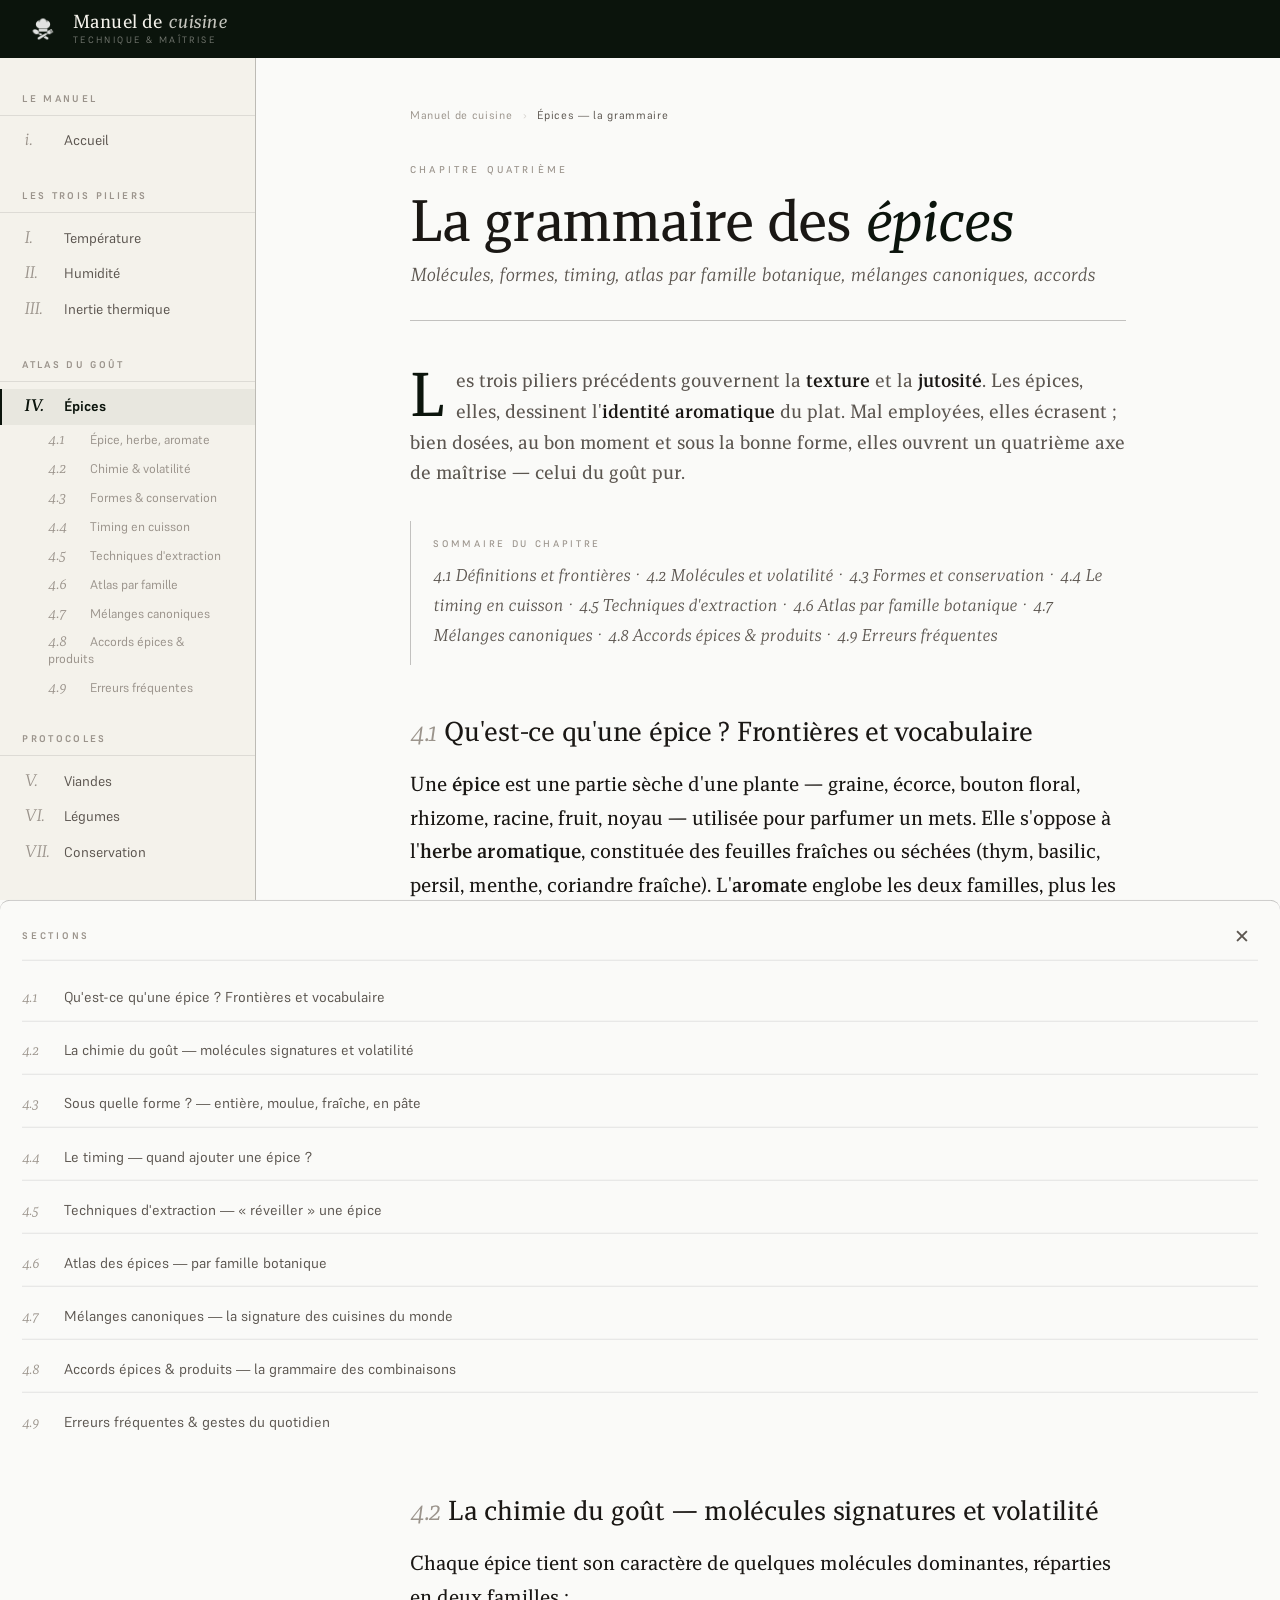
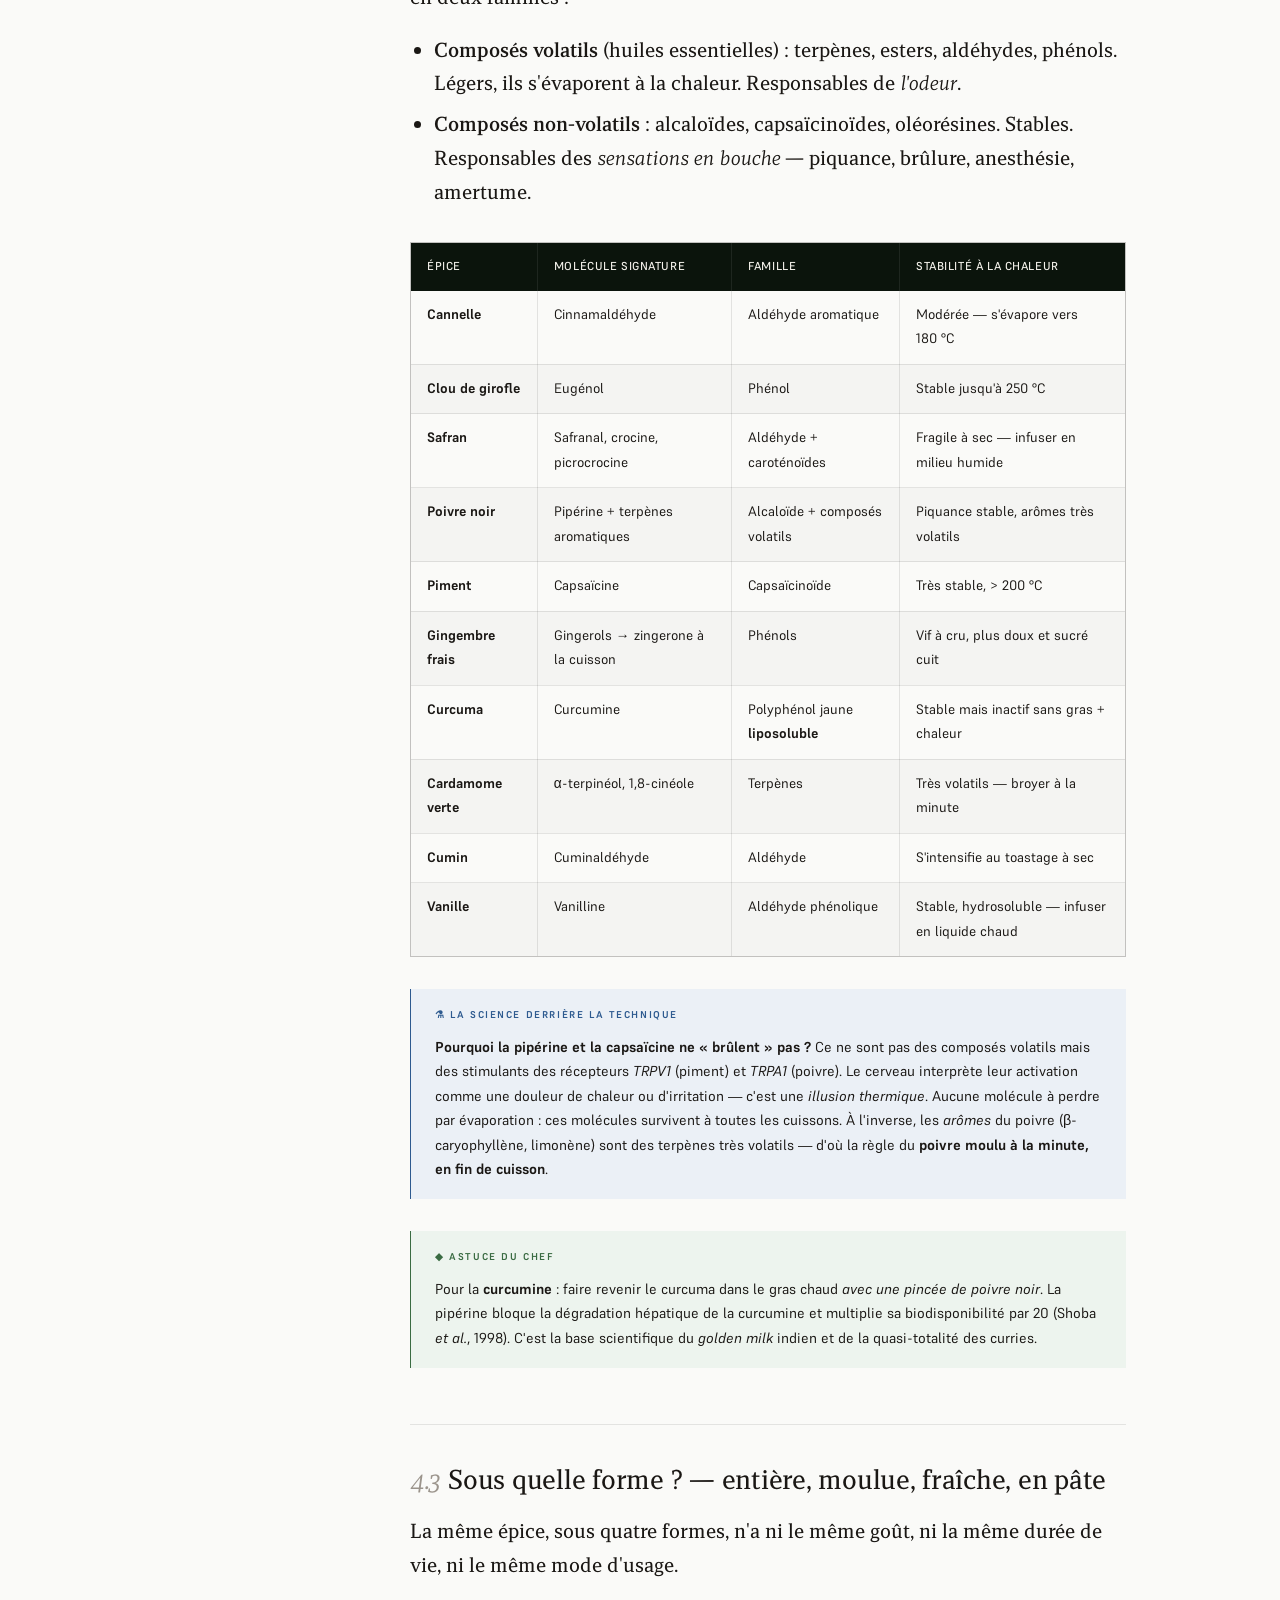
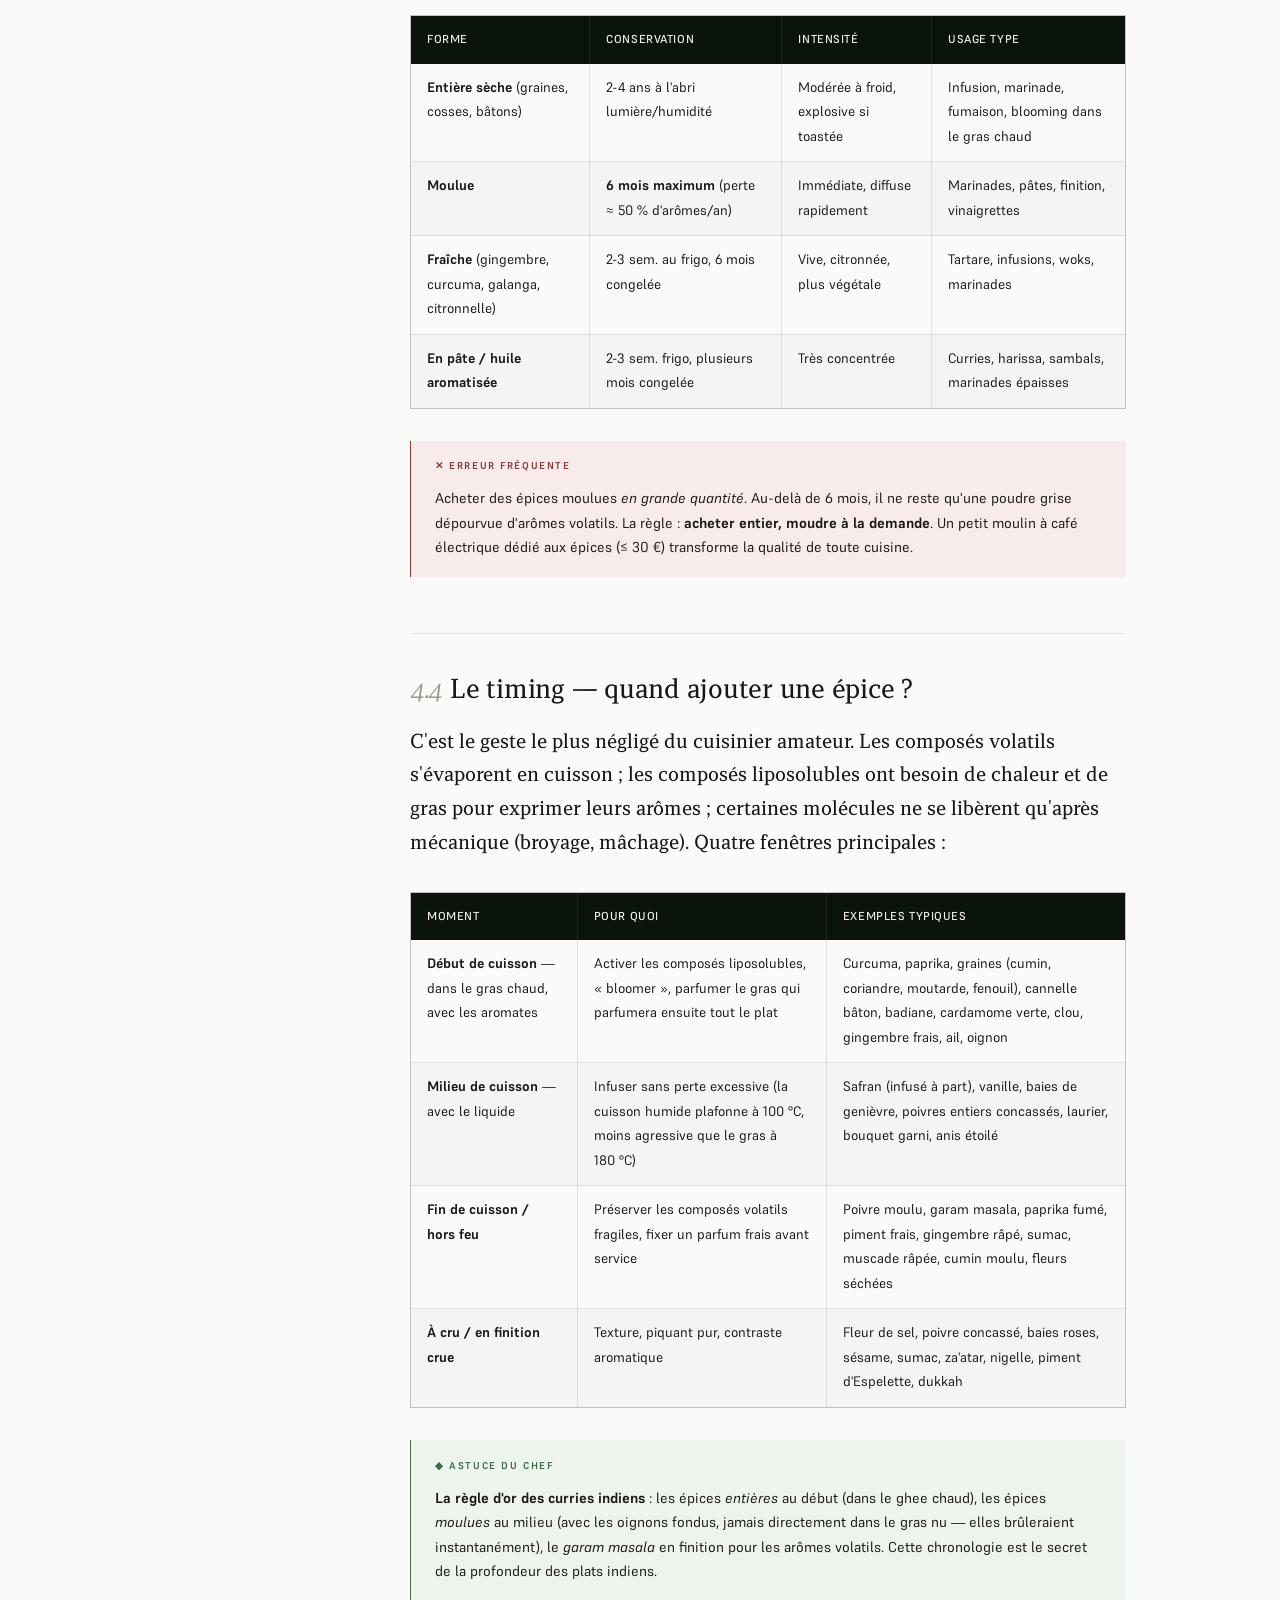
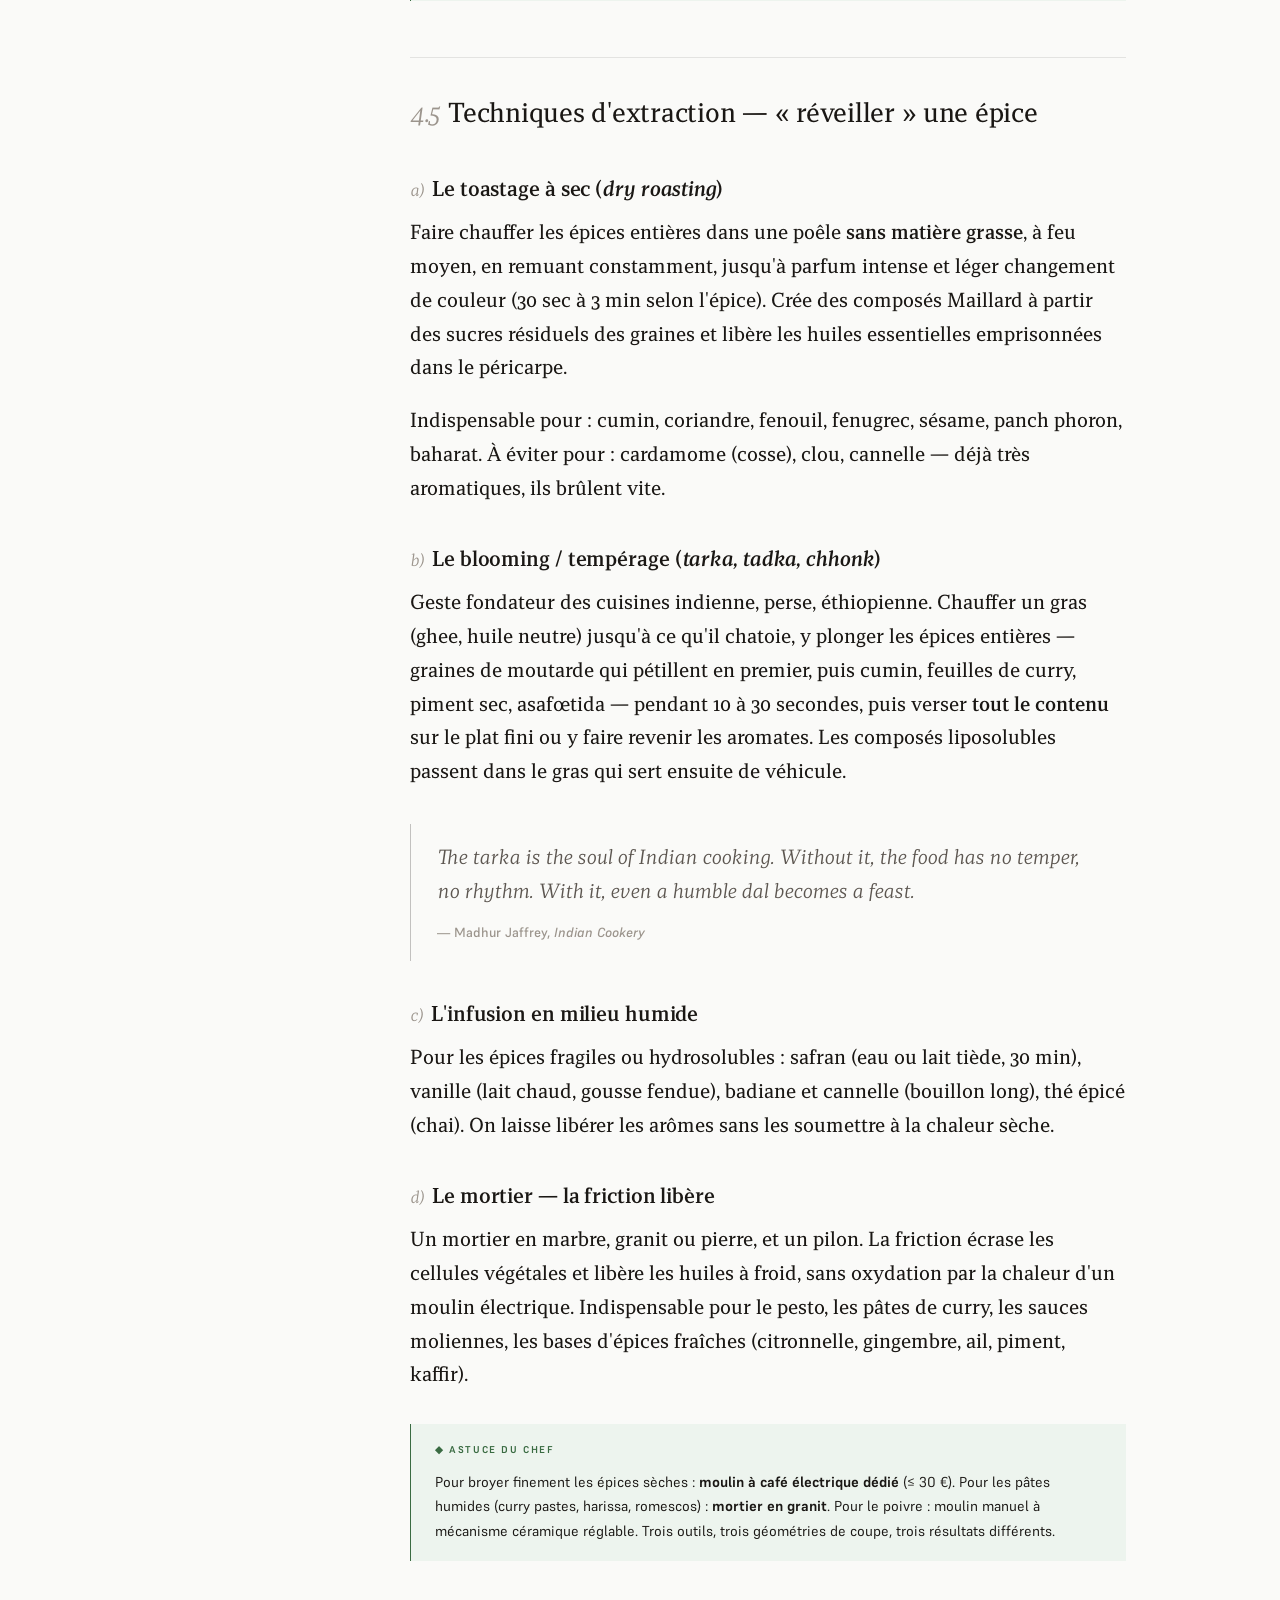
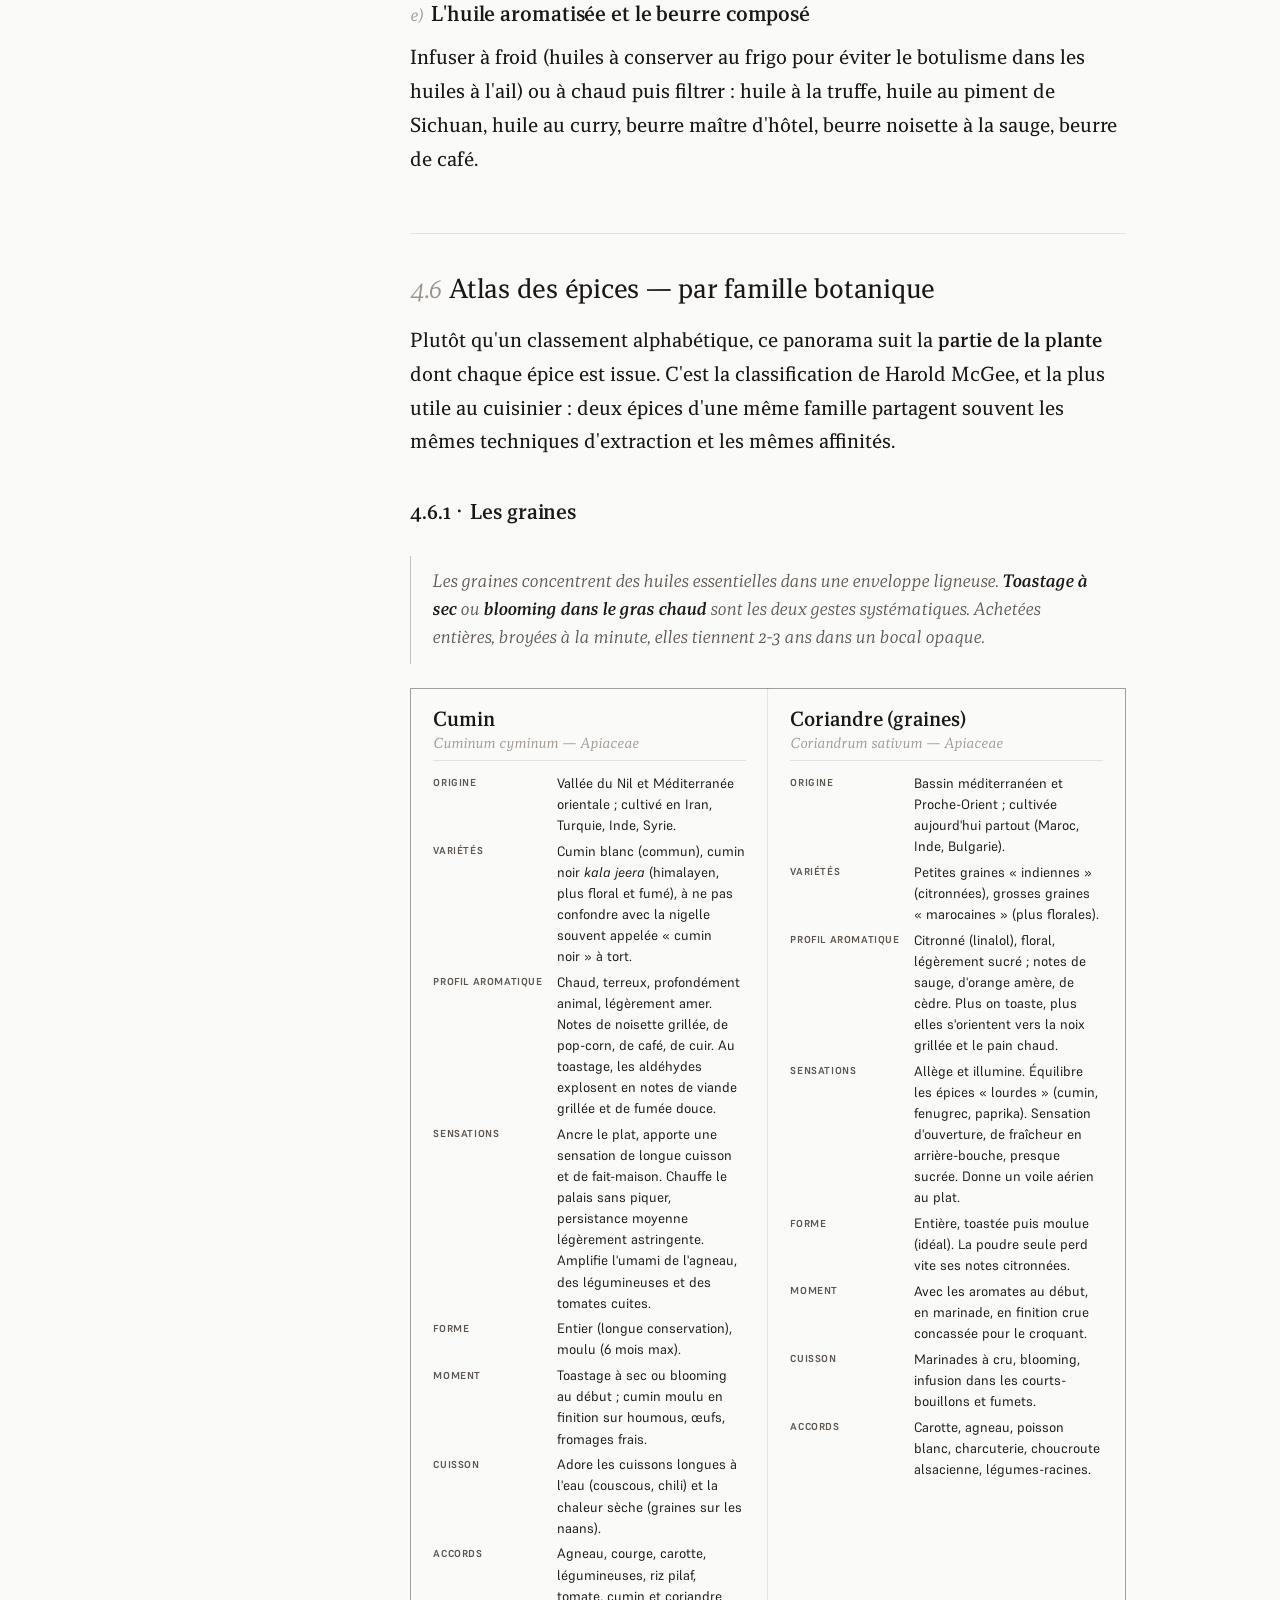
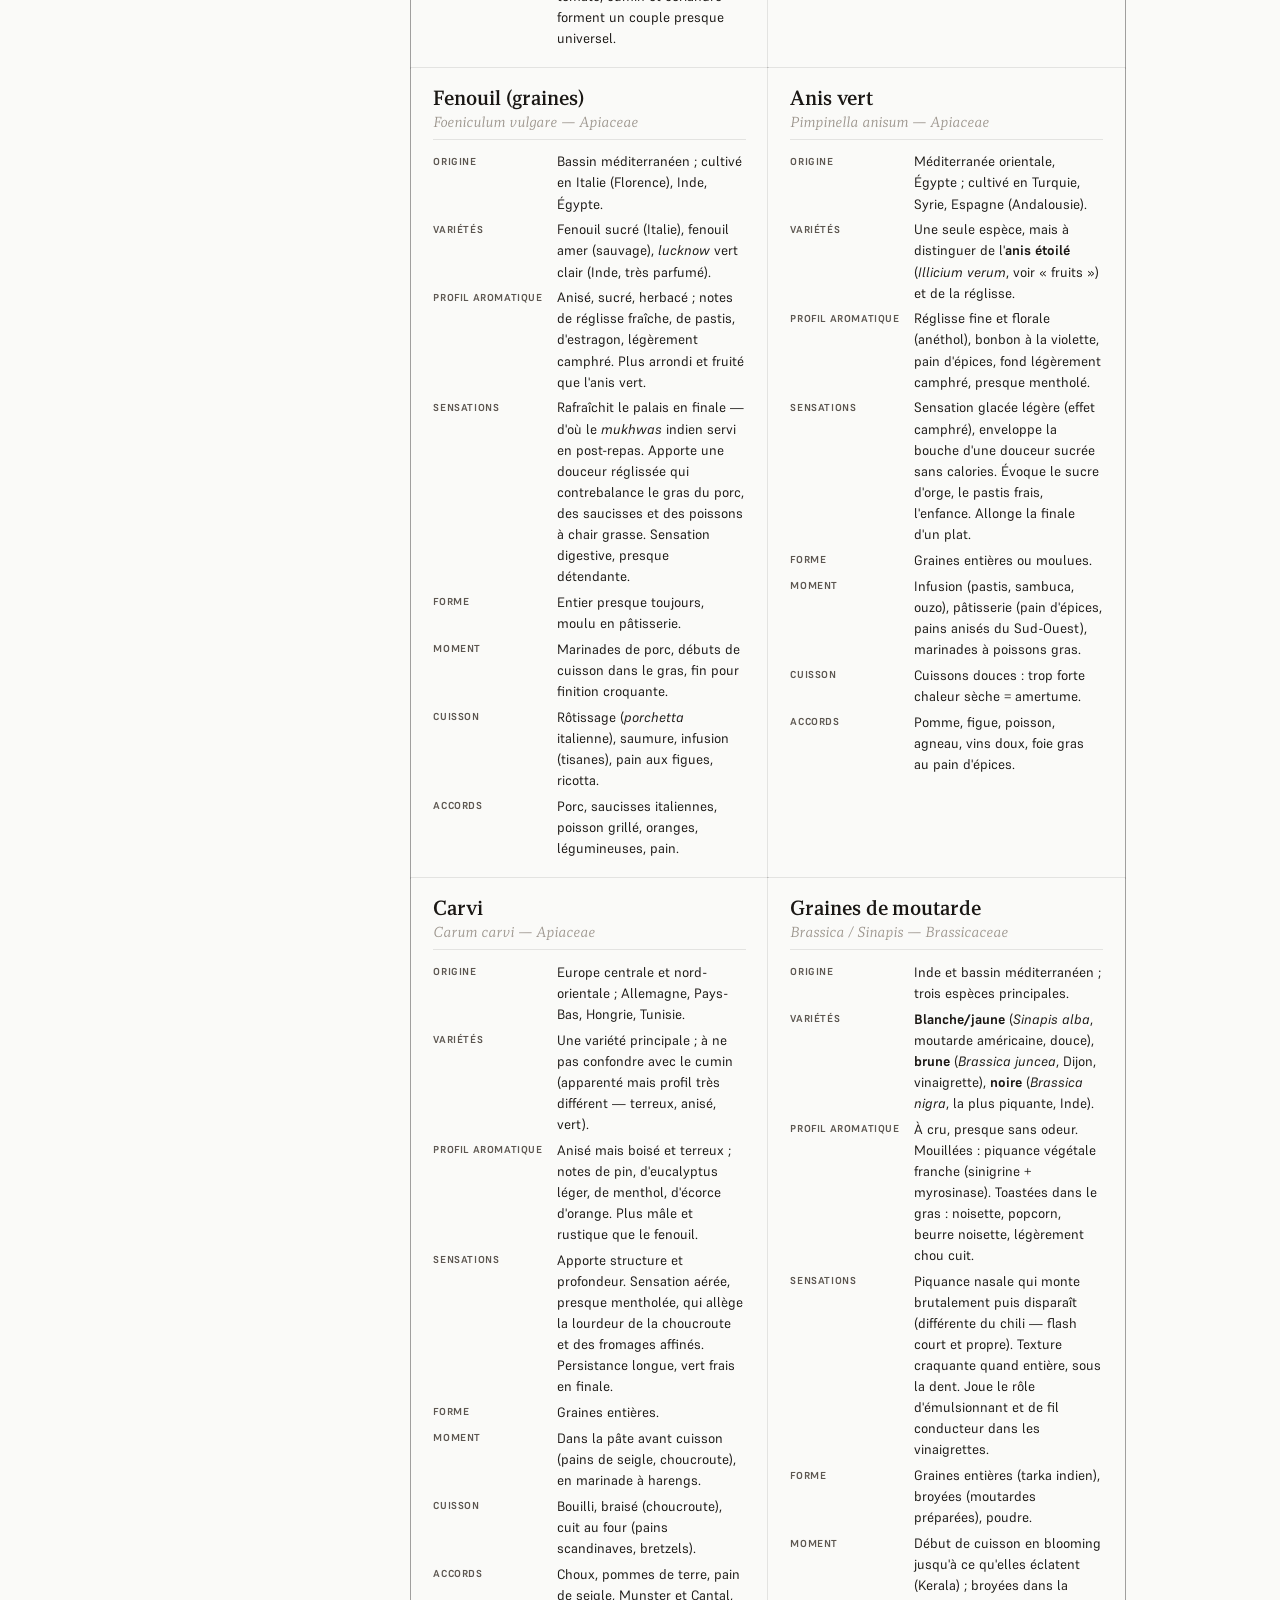
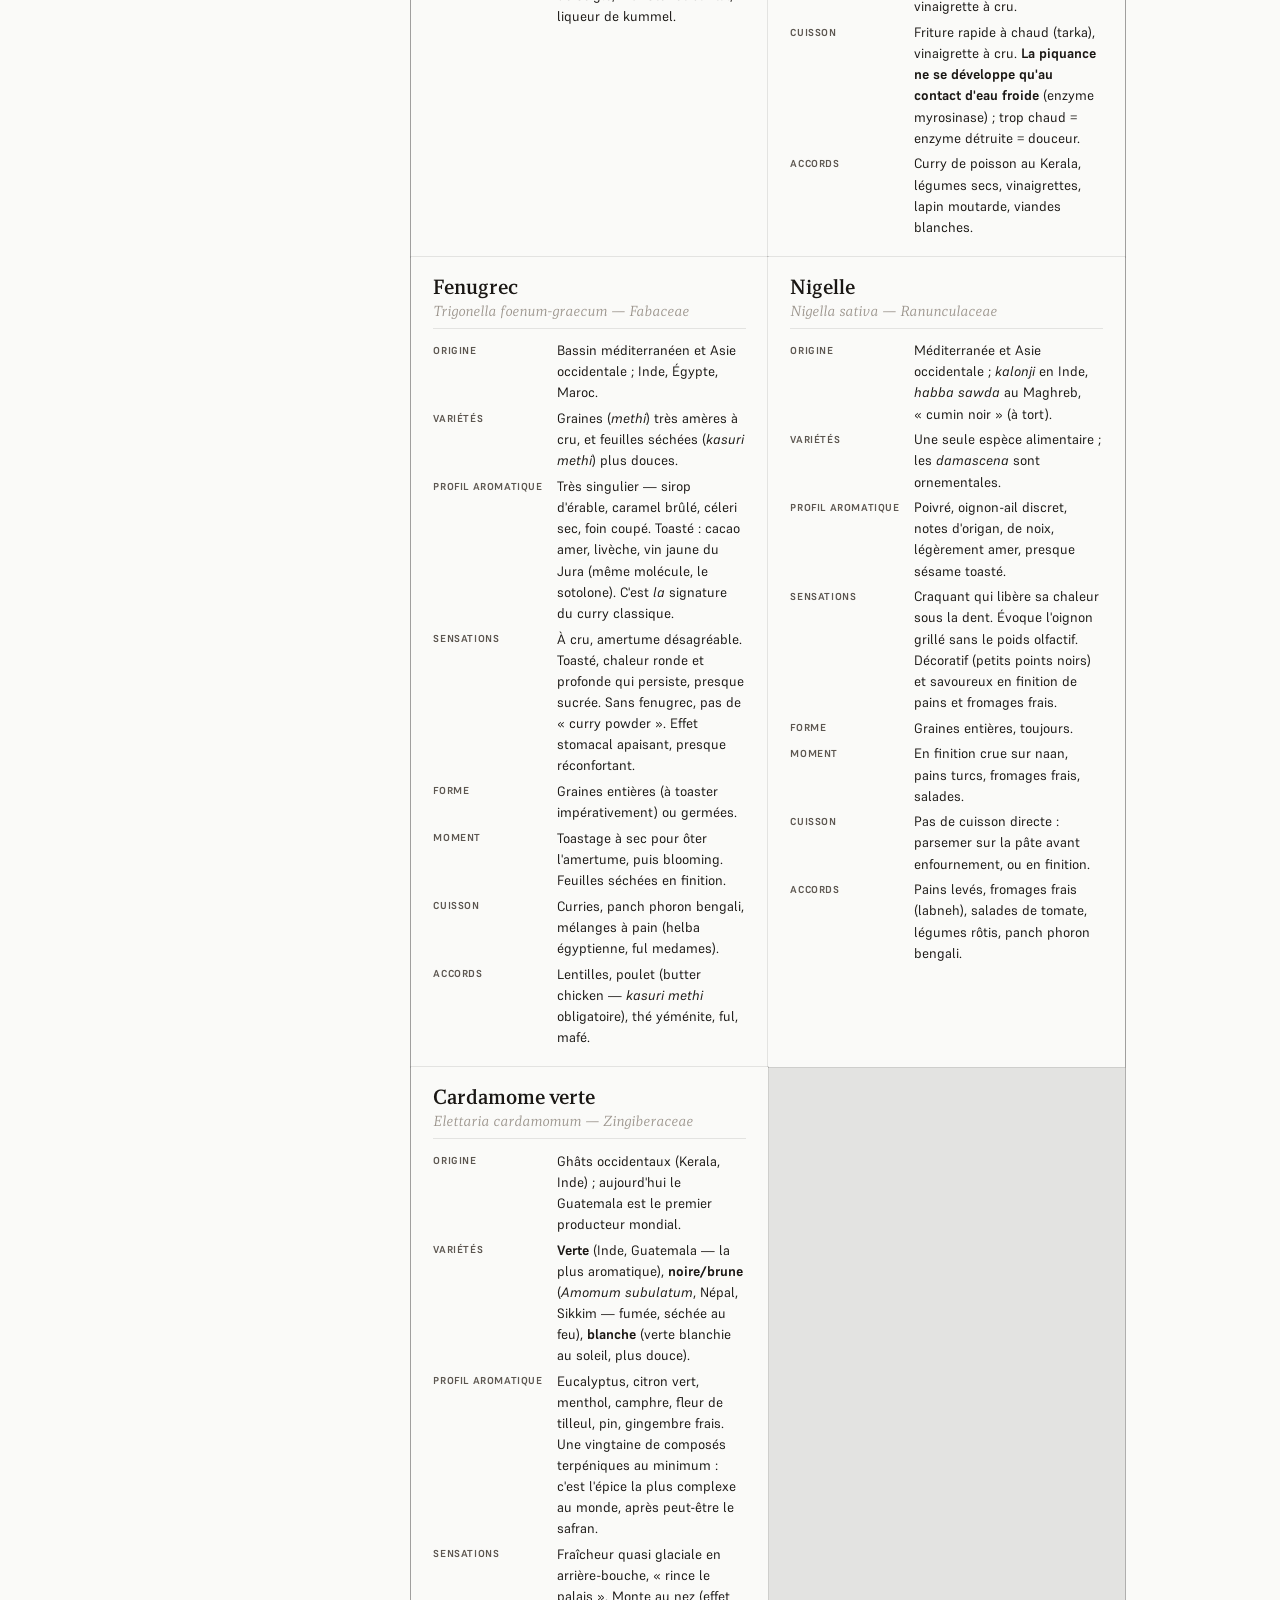
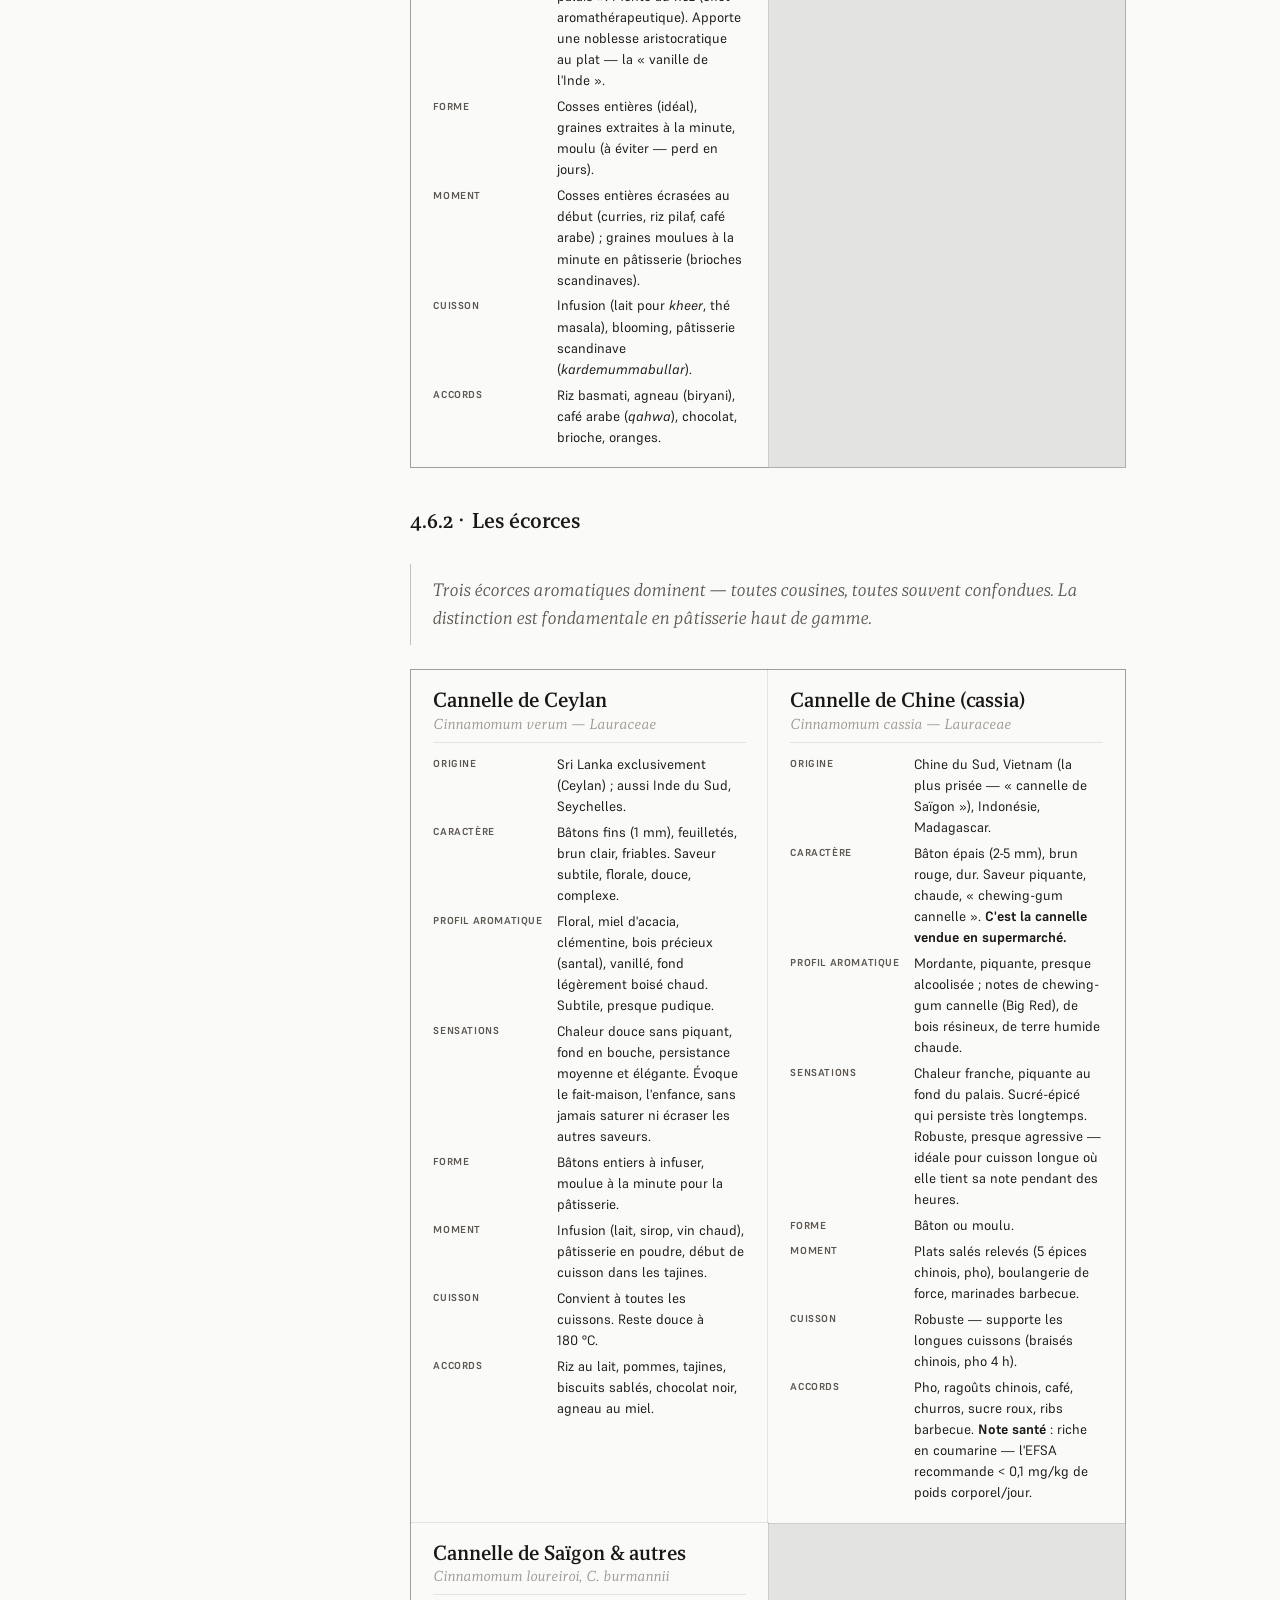
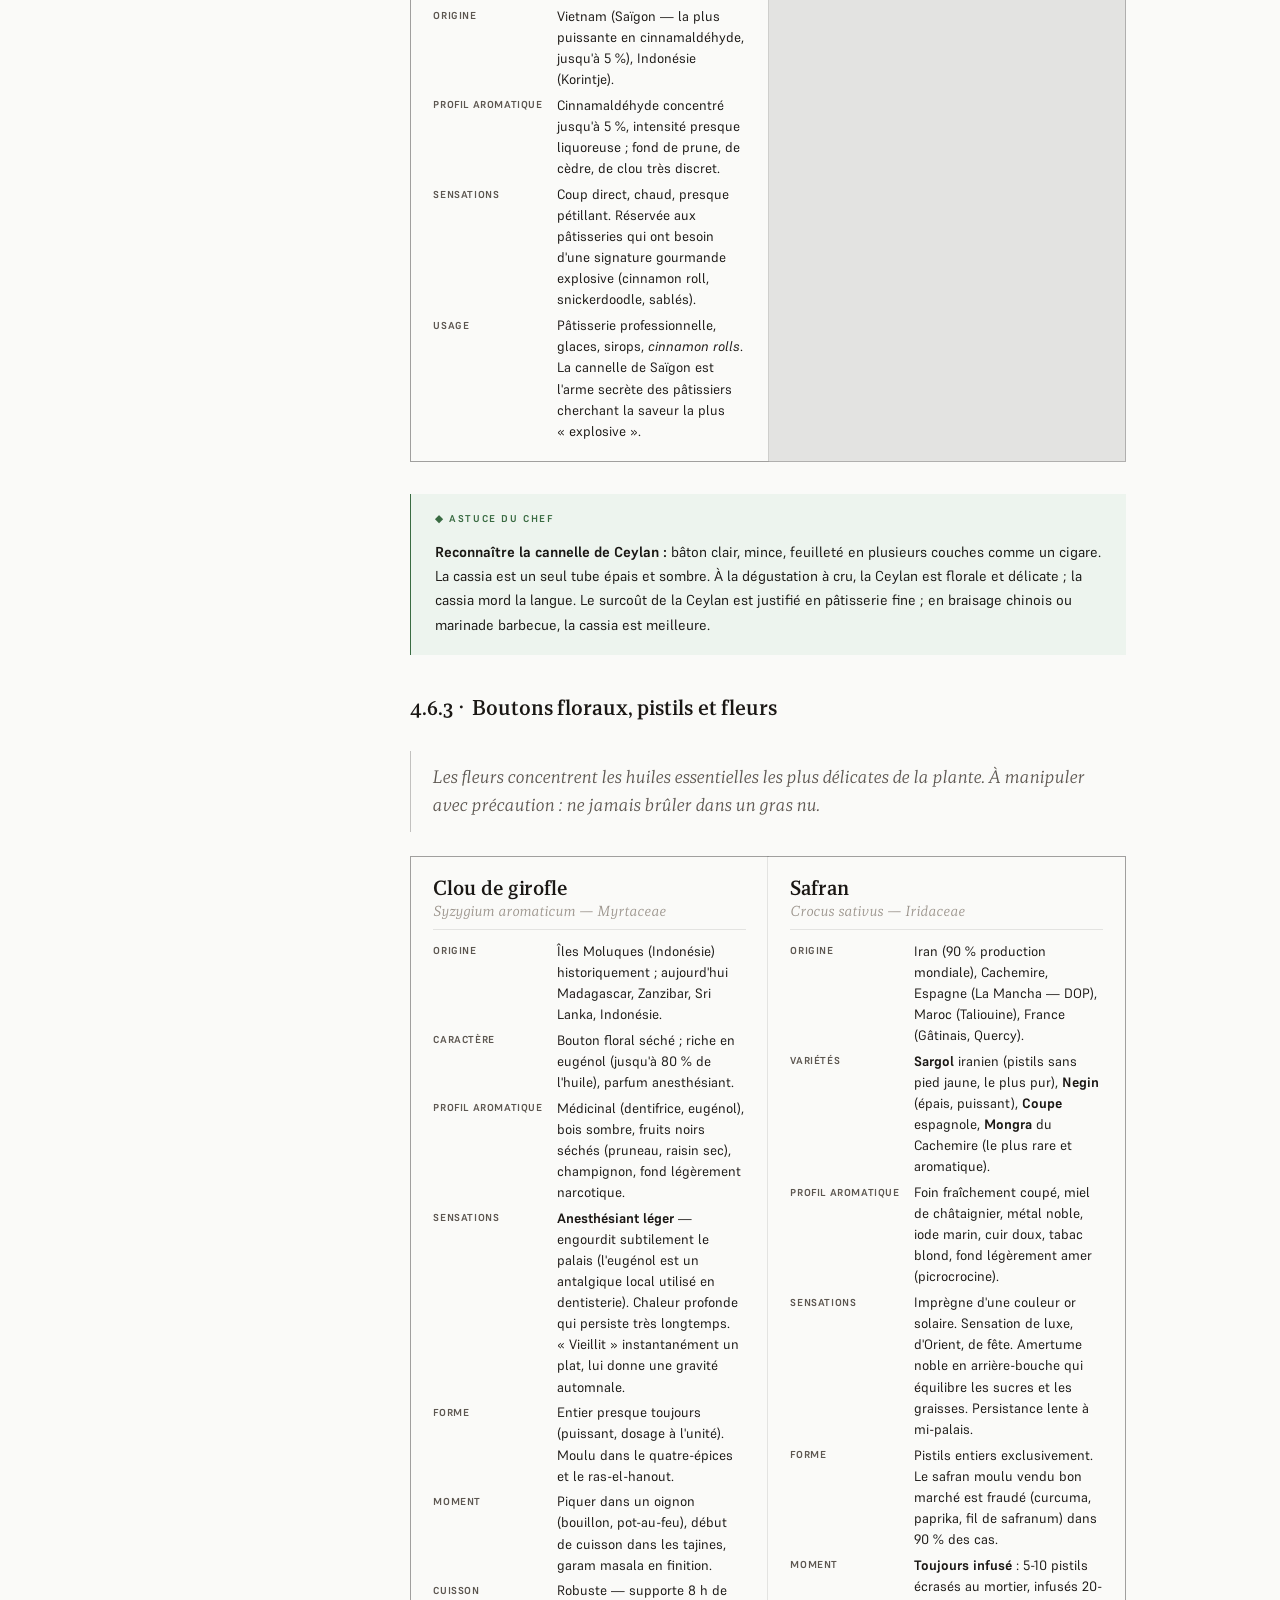
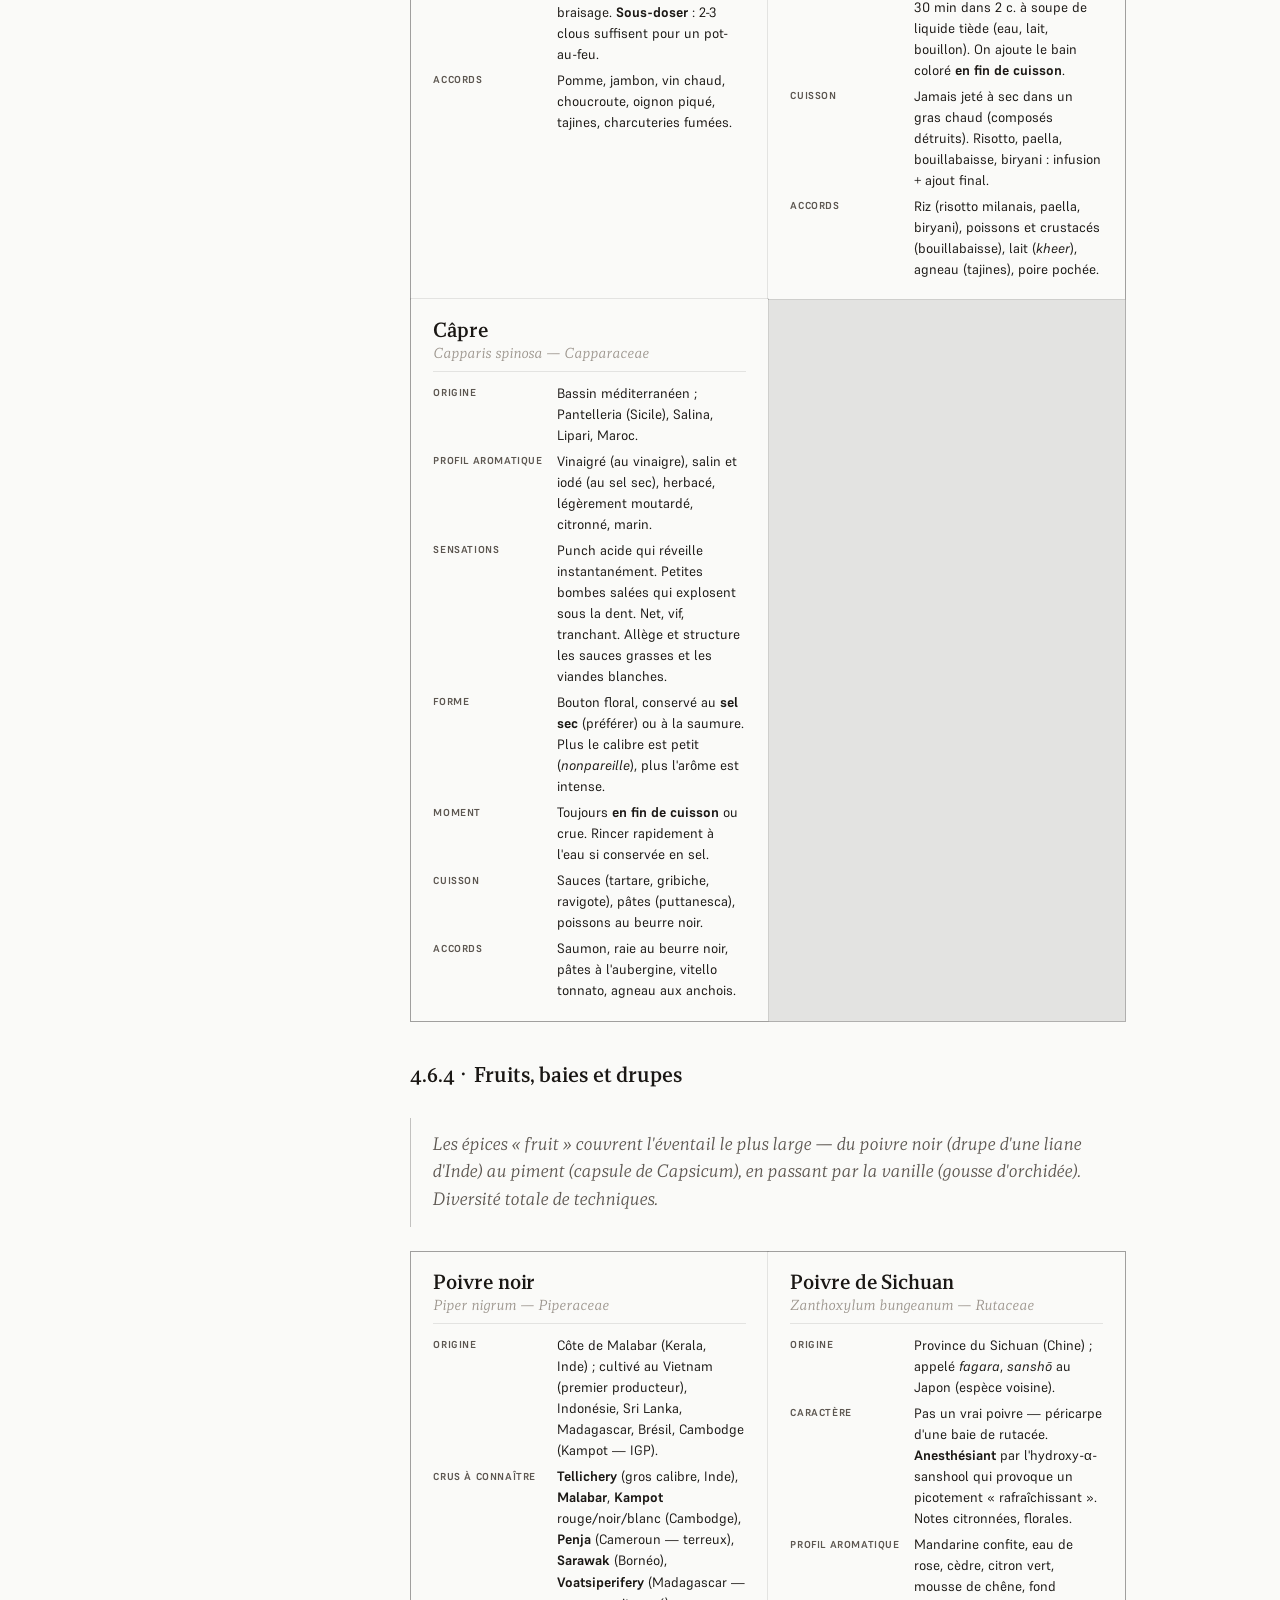
<file: epices.html>
<!DOCTYPE html>
<html lang="fr">
<head>
<meta charset="UTF-8">
<meta name="viewport" content="width=device-width, initial-scale=1.0">
<title>Épices — la grammaire — Manuel de cuisine</title>
<link rel="stylesheet" href="assets/style.css">

<!-- PWA meta -->
<link rel="manifest" href="manifest.json">
<meta name="theme-color" content="#0B140C">
<meta name="application-name" content="Manuel de cuisine">
<meta name="apple-mobile-web-app-capable" content="yes">
<meta name="mobile-web-app-capable" content="yes">
<meta name="apple-mobile-web-app-status-bar-style" content="black-translucent">
<meta name="apple-mobile-web-app-title" content="Cuisine">
<link rel="apple-touch-icon" sizes="180x180" href="assets/apple-touch-icon.png">
<link rel="icon" type="image/png" sizes="192x192" href="assets/icon-192.png">
<link rel="icon" type="image/png" sizes="32x32" href="assets/favicon.png">
<link rel="shortcut icon" href="assets/favicon.png">
</head>
<body>

<header class="site-header">
  <a class="brand" href="index.html">
    <img src="assets/chef-transparent.png" class="brand-mark" alt="">
    <span class="brand-text">
      Manuel de <em>cuisine</em>
      <small>Technique &amp; maîtrise</small>
    </span>
  </a>
  <button class="menu-toggle" id="menuToggle" aria-label="Ouvrir le sommaire" aria-expanded="false" aria-controls="sidebar">☰</button>
</header>

<div class="sidebar-backdrop" id="sidebarBackdrop" aria-hidden="true"></div>

<div class="layout">

<aside class="sidebar" id="sidebar" aria-label="Sommaire du manuel">
  <div class="sidebar-section">
    <div class="sidebar-section-title">Le manuel</div>
    <a href="index.html" class="sidebar-link"><span class="num">i.</span>Accueil</a>
  </div>
  <div class="sidebar-section">
    <div class="sidebar-section-title">Les trois piliers</div>
    <a href="pilier-1-temperature.html" class="sidebar-link"><span class="num">I.</span>Température</a>
    <a href="pilier-2-humidite.html" class="sidebar-link"><span class="num">II.</span>Humidité</a>
    <a href="pilier-3-inertie.html" class="sidebar-link"><span class="num">III.</span>Inertie thermique</a>
  </div>
  <div class="sidebar-section">
    <div class="sidebar-section-title">Atlas du goût</div>
    <a href="epices.html" class="sidebar-link current"><span class="num">IV.</span>Épices</a>
    <a href="epices.html#sec-4-1" class="sidebar-sub"><span class="num">4.1</span>Épice, herbe, aromate</a>
    <a href="epices.html#sec-4-2" class="sidebar-sub"><span class="num">4.2</span>Chimie & volatilité</a>
    <a href="epices.html#sec-4-3" class="sidebar-sub"><span class="num">4.3</span>Formes & conservation</a>
    <a href="epices.html#sec-4-4" class="sidebar-sub"><span class="num">4.4</span>Timing en cuisson</a>
    <a href="epices.html#sec-4-5" class="sidebar-sub"><span class="num">4.5</span>Techniques d'extraction</a>
    <a href="epices.html#sec-4-6" class="sidebar-sub"><span class="num">4.6</span>Atlas par famille</a>
    <a href="epices.html#sec-4-7" class="sidebar-sub"><span class="num">4.7</span>Mélanges canoniques</a>
    <a href="epices.html#sec-4-8" class="sidebar-sub"><span class="num">4.8</span>Accords épices & produits</a>
    <a href="epices.html#sec-4-9" class="sidebar-sub"><span class="num">4.9</span>Erreurs fréquentes</a>
  </div>
  <div class="sidebar-section">
    <div class="sidebar-section-title">Protocoles</div>
    <a href="viandes.html" class="sidebar-link"><span class="num">V.</span>Viandes</a>
    <a href="legumes.html" class="sidebar-link"><span class="num">VI.</span>Légumes</a>
    <a href="conservation.html" class="sidebar-link"><span class="num">VII.</span>Conservation</a>
  </div>
  <div class="sidebar-section">
    <div class="sidebar-section-title">Sauces</div>
    <a href="liaisons.html" class="sidebar-link"><span class="num">VIII.</span>Liaisons des sauces</a>
  </div>
  <div class="sidebar-section">
    <div class="sidebar-section-title">Poissons &amp; fruits de mer</div>
    <a href="poisson.html" class="sidebar-link"><span class="num">IX.</span>Cuisson du poisson</a>
  </div>
  <div class="sidebar-section">
    <div class="sidebar-section-title">Ressources</div>
    <a href="biblio.html" class="sidebar-link"><span class="num">vii.</span>Bibliographie</a>
  </div>
</aside>

<main class="content">
<nav class="breadcrumb" aria-label="Fil d'Ariane">
  <a href="index.html">Manuel de cuisine</a>
  <span class="sep">›</span>
  <span class="current">Épices — la grammaire</span>
</nav>
<div class="page-hero">
  <div class="eyebrow">Chapitre quatrième</div>
  <h1>La grammaire des <em>épices</em></h1>
  <p class="subtitle">Molécules, formes, timing, atlas par famille botanique, mélanges canoniques, accords</p>
</div>

<p class="lead">Les trois piliers précédents gouvernent la <strong>texture</strong> et la <strong>jutosité</strong>. Les épices, elles, dessinent l'<strong>identité aromatique</strong> du plat. Mal employées, elles écrasent&nbsp;; bien dosées, au bon moment et sous la bonne forme, elles ouvrent un quatrième axe de maîtrise — celui du goût pur.</p>

  <div class="chapter-toc">
    <strong>Sommaire du chapitre</strong>
    4.1 Définitions et frontières · 4.2 Molécules et volatilité · 4.3 Formes et conservation · 4.4 Le timing en cuisson · 4.5 Techniques d'extraction · 4.6 Atlas par famille botanique · 4.7 Mélanges canoniques · 4.8 Accords épices &amp; produits · 4.9 Erreurs fréquentes
  </div>

  <h3 id="sec-4-1"><span class="h3-num">4.1</span>Qu'est-ce qu'une épice ? Frontières et vocabulaire</h3>
  <p>Une <strong>épice</strong> est une partie sèche d'une plante — graine, écorce, bouton floral, rhizome, racine, fruit, noyau — utilisée pour parfumer un mets. Elle s'oppose à l'<strong>herbe aromatique</strong>, constituée des feuilles fraîches ou séchées (thym, basilic, persil, menthe, coriandre fraîche). L'<strong>aromate</strong> englobe les deux familles, plus les bulbes (ail, échalote, oignon) et certains condiments salins.</p>

  <p>Cette distinction n'est pas pédante&nbsp;: parce qu'elles sont séchées, les épices concentrent leurs molécules dans un volume restreint. Une demi-cuillère à café de cumin moulu équivaut, en intensité, à une bonne poignée de feuilles fraîches. Cela impose un dosage précis, une chronologie de cuisson différente, et des techniques d'extraction adaptées.</p>

  <blockquote>
    Le mot &laquo;&nbsp;épice&nbsp;&raquo; vient du latin <em>species</em>, qui signifie &laquo;&nbsp;sorte, espèce&nbsp;&raquo;. Pour les marchands médiévaux, c'étaient les <em>denrées rares</em> par excellence — du poivre de Malabar au safran du Cachemire. Tout cuisinier qui les utilise sans en connaître la provenance et l'histoire passe à côté de la moitié du plaisir.
    <cite>Olivier Roellinger, MOF, Maison de Bricourt à Cancale</cite>
  </blockquote>

  <h3 id="sec-4-2"><span class="h3-num">4.2</span>La chimie du goût — molécules signatures et volatilité</h3>
  <p>Chaque épice tient son caractère de quelques molécules dominantes, réparties en deux familles&nbsp;:</p>
  <ul>
    <li><strong>Composés volatils</strong> (huiles essentielles)&nbsp;: terpènes, esters, aldéhydes, phénols. Légers, ils s'évaporent à la chaleur. Responsables de <em>l'odeur</em>.</li>
    <li><strong>Composés non-volatils</strong>&nbsp;: alcaloïdes, capsaïcinoïdes, oléorésines. Stables. Responsables des <em>sensations en bouche</em> — piquance, brûlure, anesthésie, amertume.</li>
  </ul>

  <div class="table-wrapper">
  <table>
    <thead><tr><th>Épice</th><th>Molécule signature</th><th>Famille</th><th>Stabilité à la chaleur</th></tr></thead>
    <tbody>
    <tr><td><b>Cannelle</b></td><td>Cinnamaldéhyde</td><td>Aldéhyde aromatique</td><td>Modérée — s'évapore vers 180&nbsp;°C</td></tr>
    <tr><td><b>Clou de girofle</b></td><td>Eugénol</td><td>Phénol</td><td>Stable jusqu'à 250&nbsp;°C</td></tr>
    <tr><td><b>Safran</b></td><td>Safranal, crocine, picrocrocine</td><td>Aldéhyde + caroténoïdes</td><td>Fragile à sec — infuser en milieu humide</td></tr>
    <tr><td><b>Poivre noir</b></td><td>Pipérine + terpènes aromatiques</td><td>Alcaloïde + composés volatils</td><td>Piquance stable, arômes très volatils</td></tr>
    <tr><td><b>Piment</b></td><td>Capsaïcine</td><td>Capsaïcinoïde</td><td>Très stable, &gt; 200&nbsp;°C</td></tr>
    <tr><td><b>Gingembre frais</b></td><td>Gingerols → zingerone à la cuisson</td><td>Phénols</td><td>Vif à cru, plus doux et sucré cuit</td></tr>
    <tr><td><b>Curcuma</b></td><td>Curcumine</td><td>Polyphénol jaune <strong>liposoluble</strong></td><td>Stable mais inactif sans gras + chaleur</td></tr>
    <tr><td><b>Cardamome verte</b></td><td>α-terpinéol, 1,8-cinéole</td><td>Terpènes</td><td>Très volatils — broyer à la minute</td></tr>
    <tr><td><b>Cumin</b></td><td>Cuminaldéhyde</td><td>Aldéhyde</td><td>S'intensifie au toastage à sec</td></tr>
    <tr><td><b>Vanille</b></td><td>Vanilline</td><td>Aldéhyde phénolique</td><td>Stable, hydrosoluble — infuser en liquide chaud</td></tr>
    </tbody>
  </table>
  </div>

  <div class="callout science">
    <span class="callout-title"></span>
    <p><strong>Pourquoi la pipérine et la capsaïcine ne &laquo;&nbsp;brûlent&nbsp;&raquo; pas&nbsp;?</strong> Ce ne sont pas des composés volatils mais des stimulants des récepteurs <em>TRPV1</em> (piment) et <em>TRPA1</em> (poivre). Le cerveau interprète leur activation comme une douleur de chaleur ou d'irritation — c'est une <em>illusion thermique</em>. Aucune molécule à perdre par évaporation&nbsp;: ces molécules survivent à toutes les cuissons. À l'inverse, les <em>arômes</em> du poivre (β-caryophyllène, limonène) sont des terpènes très volatils — d'où la règle du <strong>poivre moulu à la minute, en fin de cuisson</strong>.</p>
  </div>

  <div class="callout astuce">
    <span class="callout-title"></span>
    <p>Pour la <strong>curcumine</strong>&nbsp;: faire revenir le curcuma dans le gras chaud <em>avec une pincée de poivre noir</em>. La pipérine bloque la dégradation hépatique de la curcumine et multiplie sa biodisponibilité par 20 (Shoba <em>et al.</em>, 1998). C'est la base scientifique du <em>golden milk</em> indien et de la quasi-totalité des curries.</p>
  </div>

  <h3 id="sec-4-3"><span class="h3-num">4.3</span>Sous quelle forme ? — entière, moulue, fraîche, en pâte</h3>
  <p>La même épice, sous quatre formes, n'a ni le même goût, ni la même durée de vie, ni le même mode d'usage.</p>

  <div class="table-wrapper">
  <table>
    <thead><tr><th>Forme</th><th>Conservation</th><th>Intensité</th><th>Usage type</th></tr></thead>
    <tbody>
    <tr><td><b>Entière sèche</b> (graines, cosses, bâtons)</td><td>2-4 ans à l'abri lumière/humidité</td><td>Modérée à froid, explosive si toastée</td><td>Infusion, marinade, fumaison, blooming dans le gras chaud</td></tr>
    <tr><td><b>Moulue</b></td><td><strong>6 mois maximum</strong> (perte ≈ 50&nbsp;% d'arômes/an)</td><td>Immédiate, diffuse rapidement</td><td>Marinades, pâtes, finition, vinaigrettes</td></tr>
    <tr><td><b>Fraîche</b> (gingembre, curcuma, galanga, citronnelle)</td><td>2-3 sem. au frigo, 6 mois congelée</td><td>Vive, citronnée, plus végétale</td><td>Tartare, infusions, woks, marinades</td></tr>
    <tr><td><b>En pâte / huile aromatisée</b></td><td>2-3 sem. frigo, plusieurs mois congelée</td><td>Très concentrée</td><td>Curries, harissa, sambals, marinades épaisses</td></tr>
    </tbody>
  </table>
  </div>

  <div class="callout erreur">
    <span class="callout-title"></span>
    <p>Acheter des épices moulues <em>en grande quantité</em>. Au-delà de 6 mois, il ne reste qu'une poudre grise dépourvue d'arômes volatils. La règle&nbsp;: <strong>acheter entier, moudre à la demande</strong>. Un petit moulin à café électrique dédié aux épices (≤ 30 €) transforme la qualité de toute cuisine.</p>
  </div>

  <h3 id="sec-4-4"><span class="h3-num">4.4</span>Le timing — quand ajouter une épice ?</h3>
  <p>C'est le geste le plus négligé du cuisinier amateur. Les composés volatils s'évaporent en cuisson&nbsp;; les composés liposolubles ont besoin de chaleur et de gras pour exprimer leurs arômes&nbsp;; certaines molécules ne se libèrent qu'après mécanique (broyage, mâchage). Quatre fenêtres principales&nbsp;:</p>

  <div class="table-wrapper">
  <table>
    <thead><tr><th>Moment</th><th>Pour quoi</th><th>Exemples typiques</th></tr></thead>
    <tbody>
    <tr><td><b>Début de cuisson</b> — dans le gras chaud, avec les aromates</td><td>Activer les composés liposolubles, &laquo;&nbsp;bloomer&nbsp;&raquo;, parfumer le gras qui parfumera ensuite tout le plat</td><td>Curcuma, paprika, graines (cumin, coriandre, moutarde, fenouil), cannelle bâton, badiane, cardamome verte, clou, gingembre frais, ail, oignon</td></tr>
    <tr><td><b>Milieu de cuisson</b> — avec le liquide</td><td>Infuser sans perte excessive (la cuisson humide plafonne à 100&nbsp;°C, moins agressive que le gras à 180&nbsp;°C)</td><td>Safran (infusé à part), vanille, baies de genièvre, poivres entiers concassés, laurier, bouquet garni, anis étoilé</td></tr>
    <tr><td><b>Fin de cuisson / hors feu</b></td><td>Préserver les composés volatils fragiles, fixer un parfum frais avant service</td><td>Poivre moulu, garam masala, paprika fumé, piment frais, gingembre râpé, sumac, muscade râpée, cumin moulu, fleurs séchées</td></tr>
    <tr><td><b>À cru / en finition crue</b></td><td>Texture, piquant pur, contraste aromatique</td><td>Fleur de sel, poivre concassé, baies roses, sésame, sumac, za'atar, nigelle, piment d'Espelette, dukkah</td></tr>
    </tbody>
  </table>
  </div>

  <div class="callout astuce">
    <span class="callout-title"></span>
    <p><strong>La règle d'or des curries indiens</strong>&nbsp;: les épices <em>entières</em> au début (dans le ghee chaud), les épices <em>moulues</em> au milieu (avec les oignons fondus, jamais directement dans le gras nu — elles brûleraient instantanément), le <em>garam masala</em> en finition pour les arômes volatils. Cette chronologie est le secret de la profondeur des plats indiens.</p>
  </div>

  <h3 id="sec-4-5"><span class="h3-num">4.5</span>Techniques d'extraction — &laquo;&nbsp;réveiller&nbsp;&raquo; une épice</h3>

  <h4><span class="h4-sub">a)</span>Le toastage à sec (<em>dry roasting</em>)</h4>
  <p>Faire chauffer les épices entières dans une poêle <strong>sans matière grasse</strong>, à feu moyen, en remuant constamment, jusqu'à parfum intense et léger changement de couleur (30 sec à 3 min selon l'épice). Crée des composés Maillard à partir des sucres résiduels des graines et libère les huiles essentielles emprisonnées dans le péricarpe.</p>
  <p>Indispensable pour&nbsp;: cumin, coriandre, fenouil, fenugrec, sésame, panch phoron, baharat. À éviter pour&nbsp;: cardamome (cosse), clou, cannelle — déjà très aromatiques, ils brûlent vite.</p>

  <h4><span class="h4-sub">b)</span>Le blooming / tempérage (<em>tarka, tadka, chhonk</em>)</h4>
  <p>Geste fondateur des cuisines indienne, perse, éthiopienne. Chauffer un gras (ghee, huile neutre) jusqu'à ce qu'il chatoie, y plonger les épices entières — graines de moutarde qui pétillent en premier, puis cumin, feuilles de curry, piment sec, asafœtida — pendant 10 à 30 secondes, puis verser <strong>tout le contenu</strong> sur le plat fini ou y faire revenir les aromates. Les composés liposolubles passent dans le gras qui sert ensuite de véhicule.</p>

  <blockquote>
    The tarka is the soul of Indian cooking. Without it, the food has no temper, no rhythm. With it, even a humble dal becomes a feast.
    <cite>Madhur Jaffrey, <em>Indian Cookery</em></cite>
  </blockquote>

  <h4><span class="h4-sub">c)</span>L'infusion en milieu humide</h4>
  <p>Pour les épices fragiles ou hydrosolubles&nbsp;: safran (eau ou lait tiède, 30 min), vanille (lait chaud, gousse fendue), badiane et cannelle (bouillon long), thé épicé (chai). On laisse libérer les arômes sans les soumettre à la chaleur sèche.</p>

  <h4><span class="h4-sub">d)</span>Le mortier — la friction libère</h4>
  <p>Un mortier en marbre, granit ou pierre, et un pilon. La friction écrase les cellules végétales et libère les huiles à froid, sans oxydation par la chaleur d'un moulin électrique. Indispensable pour le pesto, les pâtes de curry, les sauces moliennes, les bases d'épices fraîches (citronnelle, gingembre, ail, piment, kaffir).</p>

  <div class="callout astuce">
    <span class="callout-title"></span>
    <p>Pour broyer finement les épices sèches&nbsp;: <strong>moulin à café électrique dédié</strong> (≤ 30 €). Pour les pâtes humides (curry pastes, harissa, romescos)&nbsp;: <strong>mortier en granit</strong>. Pour le poivre&nbsp;: moulin manuel à mécanisme céramique réglable. Trois outils, trois géométries de coupe, trois résultats différents.</p>
  </div>

  <h4><span class="h4-sub">e)</span>L'huile aromatisée et le beurre composé</h4>
  <p>Infuser à froid (huiles à conserver au frigo pour éviter le botulisme dans les huiles à l'ail) ou à chaud puis filtrer&nbsp;: huile à la truffe, huile au piment de Sichuan, huile au curry, beurre maître d'hôtel, beurre noisette à la sauge, beurre de café.</p>

  <h3 id="sec-4-6"><span class="h3-num">4.6</span>Atlas des épices — par famille botanique</h3>
  <p>Plutôt qu'un classement alphabétique, ce panorama suit la <strong>partie de la plante</strong> dont chaque épice est issue. C'est la classification de Harold McGee, et la plus utile au cuisinier&nbsp;: deux épices d'une même famille partagent souvent les mêmes techniques d'extraction et les mêmes affinités.</p>

  <!-- 4.6.1 GRAINES -->
  <h4>4.6.1&nbsp;·&nbsp;Les graines</h4>
  <p class="spice-family-intro">Les graines concentrent des huiles essentielles dans une enveloppe ligneuse. <strong>Toastage à sec</strong> ou <strong>blooming dans le gras chaud</strong> sont les deux gestes systématiques. Achetées entières, broyées à la minute, elles tiennent 2-3 ans dans un bocal opaque.</p>

  <div class="spice-grid">

    <div class="spice-card">
      <h5>Cumin</h5>
      <span class="latin">Cuminum cyminum — Apiaceae</span>
      <dl>
        <dt>Origine</dt><dd>Vallée du Nil et Méditerranée orientale&nbsp;; cultivé en Iran, Turquie, Inde, Syrie.</dd>
        <dt>Variétés</dt><dd>Cumin blanc (commun), cumin noir <em>kala jeera</em> (himalayen, plus floral et fumé), à ne pas confondre avec la nigelle souvent appelée &laquo;&nbsp;cumin noir&nbsp;&raquo; à tort.</dd>
        <dt>Profil aromatique</dt><dd>Chaud, terreux, profondément animal, légèrement amer. Notes de noisette grillée, de pop-corn, de café, de cuir. Au toastage, les aldéhydes explosent en notes de viande grillée et de fumée douce.</dd>
        <dt>Sensations</dt><dd>Ancre le plat, apporte une sensation de longue cuisson et de fait-maison. Chauffe le palais sans piquer, persistance moyenne légèrement astringente. Amplifie l'umami de l'agneau, des légumineuses et des tomates cuites.</dd>
        <dt>Forme</dt><dd>Entier (longue conservation), moulu (6 mois max).</dd>
        <dt>Moment</dt><dd>Toastage à sec ou blooming au début&nbsp;; cumin moulu en finition sur houmous, œufs, fromages frais.</dd>
        <dt>Cuisson</dt><dd>Adore les cuissons longues à l'eau (couscous, chili) et la chaleur sèche (graines sur les naans).</dd>
        <dt>Accords</dt><dd>Agneau, courge, carotte, légumineuses, riz pilaf, tomate, cumin et coriandre forment un couple presque universel.</dd>
      </dl>
    </div>

    <div class="spice-card">
      <h5>Coriandre (graines)</h5>
      <span class="latin">Coriandrum sativum — Apiaceae</span>
      <dl>
        <dt>Origine</dt><dd>Bassin méditerranéen et Proche-Orient&nbsp;; cultivée aujourd'hui partout (Maroc, Inde, Bulgarie).</dd>
        <dt>Variétés</dt><dd>Petites graines &laquo;&nbsp;indiennes&nbsp;&raquo; (citronnées), grosses graines &laquo;&nbsp;marocaines&nbsp;&raquo; (plus florales).</dd>
        <dt>Profil aromatique</dt><dd>Citronné (linalol), floral, légèrement sucré&nbsp;; notes de sauge, d'orange amère, de cèdre. Plus on toaste, plus elles s'orientent vers la noix grillée et le pain chaud.</dd>
        <dt>Sensations</dt><dd>Allège et illumine. Équilibre les épices &laquo;&nbsp;lourdes&nbsp;&raquo; (cumin, fenugrec, paprika). Sensation d'ouverture, de fraîcheur en arrière-bouche, presque sucrée. Donne un voile aérien au plat.</dd>
        <dt>Forme</dt><dd>Entière, toastée puis moulue (idéal). La poudre seule perd vite ses notes citronnées.</dd>
        <dt>Moment</dt><dd>Avec les aromates au début, en marinade, en finition crue concassée pour le croquant.</dd>
        <dt>Cuisson</dt><dd>Marinades à cru, blooming, infusion dans les courts-bouillons et fumets.</dd>
        <dt>Accords</dt><dd>Carotte, agneau, poisson blanc, charcuterie, choucroute alsacienne, légumes-racines.</dd>
      </dl>
    </div>

    <div class="spice-card">
      <h5>Fenouil (graines)</h5>
      <span class="latin">Foeniculum vulgare — Apiaceae</span>
      <dl>
        <dt>Origine</dt><dd>Bassin méditerranéen&nbsp;; cultivé en Italie (Florence), Inde, Égypte.</dd>
        <dt>Variétés</dt><dd>Fenouil sucré (Italie), fenouil amer (sauvage), <em>lucknow</em> vert clair (Inde, très parfumé).</dd>
        <dt>Profil aromatique</dt><dd>Anisé, sucré, herbacé&nbsp;; notes de réglisse fraîche, de pastis, d'estragon, légèrement camphré. Plus arrondi et fruité que l'anis vert.</dd>
        <dt>Sensations</dt><dd>Rafraîchit le palais en finale — d'où le <em>mukhwas</em> indien servi en post-repas. Apporte une douceur réglissée qui contrebalance le gras du porc, des saucisses et des poissons à chair grasse. Sensation digestive, presque détendante.</dd>
        <dt>Forme</dt><dd>Entier presque toujours, moulu en pâtisserie.</dd>
        <dt>Moment</dt><dd>Marinades de porc, débuts de cuisson dans le gras, fin pour finition croquante.</dd>
        <dt>Cuisson</dt><dd>Rôtissage (<em>porchetta</em> italienne), saumure, infusion (tisanes), pain aux figues, ricotta.</dd>
        <dt>Accords</dt><dd>Porc, saucisses italiennes, poisson grillé, oranges, légumineuses, pain.</dd>
      </dl>
    </div>

    <div class="spice-card">
      <h5>Anis vert</h5>
      <span class="latin">Pimpinella anisum — Apiaceae</span>
      <dl>
        <dt>Origine</dt><dd>Méditerranée orientale, Égypte&nbsp;; cultivé en Turquie, Syrie, Espagne (Andalousie).</dd>
        <dt>Variétés</dt><dd>Une seule espèce, mais à distinguer de l'<strong>anis étoilé</strong> (<em>Illicium verum</em>, voir &laquo;&nbsp;fruits&nbsp;&raquo;) et de la réglisse.</dd>
        <dt>Profil aromatique</dt><dd>Réglisse fine et florale (anéthol), bonbon à la violette, pain d'épices, fond légèrement camphré, presque mentholé.</dd>
        <dt>Sensations</dt><dd>Sensation glacée légère (effet camphré), enveloppe la bouche d'une douceur sucrée sans calories. Évoque le sucre d'orge, le pastis frais, l'enfance. Allonge la finale d'un plat.</dd>
        <dt>Forme</dt><dd>Graines entières ou moulues.</dd>
        <dt>Moment</dt><dd>Infusion (pastis, sambuca, ouzo), pâtisserie (pain d'épices, pains anisés du Sud-Ouest), marinades à poissons gras.</dd>
        <dt>Cuisson</dt><dd>Cuissons douces&nbsp;: trop forte chaleur sèche = amertume.</dd>
        <dt>Accords</dt><dd>Pomme, figue, poisson, agneau, vins doux, foie gras au pain d'épices.</dd>
      </dl>
    </div>

    <div class="spice-card">
      <h5>Carvi</h5>
      <span class="latin">Carum carvi — Apiaceae</span>
      <dl>
        <dt>Origine</dt><dd>Europe centrale et nord-orientale&nbsp;; Allemagne, Pays-Bas, Hongrie, Tunisie.</dd>
        <dt>Variétés</dt><dd>Une variété principale&nbsp;; à ne pas confondre avec le cumin (apparenté mais profil très différent — terreux, anisé, vert).</dd>
        <dt>Profil aromatique</dt><dd>Anisé mais boisé et terreux&nbsp;; notes de pin, d'eucalyptus léger, de menthol, d'écorce d'orange. Plus mâle et rustique que le fenouil.</dd>
        <dt>Sensations</dt><dd>Apporte structure et profondeur. Sensation aérée, presque mentholée, qui allège la lourdeur de la choucroute et des fromages affinés. Persistance longue, vert frais en finale.</dd>
        <dt>Forme</dt><dd>Graines entières.</dd>
        <dt>Moment</dt><dd>Dans la pâte avant cuisson (pains de seigle, choucroute), en marinade à harengs.</dd>
        <dt>Cuisson</dt><dd>Bouilli, braisé (choucroute), cuit au four (pains scandinaves, bretzels).</dd>
        <dt>Accords</dt><dd>Choux, pommes de terre, pain de seigle, Munster et Cantal, liqueur de kummel.</dd>
      </dl>
    </div>

    <div class="spice-card">
      <h5>Graines de moutarde</h5>
      <span class="latin">Brassica / Sinapis — Brassicaceae</span>
      <dl>
        <dt>Origine</dt><dd>Inde et bassin méditerranéen&nbsp;; trois espèces principales.</dd>
        <dt>Variétés</dt><dd><b>Blanche/jaune</b> (<em>Sinapis alba</em>, moutarde américaine, douce), <b>brune</b> (<em>Brassica juncea</em>, Dijon, vinaigrette), <b>noire</b> (<em>Brassica nigra</em>, la plus piquante, Inde).</dd>
        <dt>Profil aromatique</dt><dd>À cru, presque sans odeur. Mouillées&nbsp;: piquance végétale franche (sinigrine + myrosinase). Toastées dans le gras&nbsp;: noisette, popcorn, beurre noisette, légèrement chou cuit.</dd>
        <dt>Sensations</dt><dd>Piquance nasale qui monte brutalement puis disparaît (différente du chili — flash court et propre). Texture craquante quand entière, sous la dent. Joue le rôle d'émulsionnant et de fil conducteur dans les vinaigrettes.</dd>
        <dt>Forme</dt><dd>Graines entières (tarka indien), broyées (moutardes préparées), poudre.</dd>
        <dt>Moment</dt><dd>Début de cuisson en blooming jusqu'à ce qu'elles éclatent (Kerala)&nbsp;; broyées dans la vinaigrette à cru.</dd>
        <dt>Cuisson</dt><dd>Friture rapide à chaud (tarka), vinaigrette à cru. <strong>La piquance ne se développe qu'au contact d'eau froide</strong> (enzyme myrosinase)&nbsp;; trop chaud = enzyme détruite = douceur.</dd>
        <dt>Accords</dt><dd>Curry de poisson au Kerala, légumes secs, vinaigrettes, lapin moutarde, viandes blanches.</dd>
      </dl>
    </div>

    <div class="spice-card">
      <h5>Fenugrec</h5>
      <span class="latin">Trigonella foenum-graecum — Fabaceae</span>
      <dl>
        <dt>Origine</dt><dd>Bassin méditerranéen et Asie occidentale&nbsp;; Inde, Égypte, Maroc.</dd>
        <dt>Variétés</dt><dd>Graines (<em>methi</em>) très amères à cru, et feuilles séchées (<em>kasuri methi</em>) plus douces.</dd>
        <dt>Profil aromatique</dt><dd>Très singulier — sirop d'érable, caramel brûlé, céleri sec, foin coupé. Toasté&nbsp;: cacao amer, livèche, vin jaune du Jura (même molécule, le sotolone). C'est <em>la</em> signature du curry classique.</dd>
        <dt>Sensations</dt><dd>À cru, amertume désagréable. Toasté, chaleur ronde et profonde qui persiste, presque sucrée. Sans fenugrec, pas de &laquo;&nbsp;curry powder&nbsp;&raquo;. Effet stomacal apaisant, presque réconfortant.</dd>
        <dt>Forme</dt><dd>Graines entières (à toaster impérativement) ou germées.</dd>
        <dt>Moment</dt><dd>Toastage à sec pour ôter l'amertume, puis blooming. Feuilles séchées en finition.</dd>
        <dt>Cuisson</dt><dd>Curries, panch phoron bengali, mélanges à pain (helba égyptienne, ful medames).</dd>
        <dt>Accords</dt><dd>Lentilles, poulet (butter chicken — <em>kasuri methi</em> obligatoire), thé yéménite, ful, mafé.</dd>
      </dl>
    </div>

    <div class="spice-card">
      <h5>Nigelle</h5>
      <span class="latin">Nigella sativa — Ranunculaceae</span>
      <dl>
        <dt>Origine</dt><dd>Méditerranée et Asie occidentale&nbsp;; <em>kalonji</em> en Inde, <em>habba sawda</em> au Maghreb, &laquo;&nbsp;cumin noir&nbsp;&raquo; (à tort).</dd>
        <dt>Variétés</dt><dd>Une seule espèce alimentaire ; les <em>damascena</em> sont ornementales.</dd>
        <dt>Profil aromatique</dt><dd>Poivré, oignon-ail discret, notes d'origan, de noix, légèrement amer, presque sésame toasté.</dd>
        <dt>Sensations</dt><dd>Craquant qui libère sa chaleur sous la dent. Évoque l'oignon grillé sans le poids olfactif. Décoratif (petits points noirs) et savoureux en finition de pains et fromages frais.</dd>
        <dt>Forme</dt><dd>Graines entières, toujours.</dd>
        <dt>Moment</dt><dd>En finition crue sur naan, pains turcs, fromages frais, salades.</dd>
        <dt>Cuisson</dt><dd>Pas de cuisson directe&nbsp;: parsemer sur la pâte avant enfournement, ou en finition.</dd>
        <dt>Accords</dt><dd>Pains levés, fromages frais (labneh), salades de tomate, légumes rôtis, panch phoron bengali.</dd>
      </dl>
    </div>

    <div class="spice-card">
      <h5>Cardamome verte</h5>
      <span class="latin">Elettaria cardamomum — Zingiberaceae</span>
      <dl>
        <dt>Origine</dt><dd>Ghâts occidentaux (Kerala, Inde)&nbsp;; aujourd'hui le Guatemala est le premier producteur mondial.</dd>
        <dt>Variétés</dt><dd><b>Verte</b> (Inde, Guatemala — la plus aromatique), <b>noire/brune</b> (<em>Amomum subulatum</em>, Népal, Sikkim — fumée, séchée au feu), <b>blanche</b> (verte blanchie au soleil, plus douce).</dd>
        <dt>Profil aromatique</dt><dd>Eucalyptus, citron vert, menthol, camphre, fleur de tilleul, pin, gingembre frais. Une vingtaine de composés terpéniques au minimum&nbsp;: c'est l'épice la plus complexe au monde, après peut-être le safran.</dd>
        <dt>Sensations</dt><dd>Fraîcheur quasi glaciale en arrière-bouche, &laquo;&nbsp;rince le palais&nbsp;&raquo;. Monte au nez (effet aromathérapeutique). Apporte une noblesse aristocratique au plat — la &laquo;&nbsp;vanille de l'Inde&nbsp;&raquo;.</dd>
        <dt>Forme</dt><dd>Cosses entières (idéal), graines extraites à la minute, moulu (à éviter — perd en jours).</dd>
        <dt>Moment</dt><dd>Cosses entières écrasées au début (curries, riz pilaf, café arabe)&nbsp;; graines moulues à la minute en pâtisserie (brioches scandinaves).</dd>
        <dt>Cuisson</dt><dd>Infusion (lait pour <em>kheer</em>, thé masala), blooming, pâtisserie scandinave (<em>kardemummabullar</em>).</dd>
        <dt>Accords</dt><dd>Riz basmati, agneau (biryani), café arabe (<em>qahwa</em>), chocolat, brioche, oranges.</dd>
      </dl>
    </div>
  </div>

  <!-- 4.6.2 ÉCORCES -->
  <h4>4.6.2&nbsp;·&nbsp;Les écorces</h4>
  <p class="spice-family-intro">Trois écorces aromatiques dominent — toutes cousines, toutes souvent confondues. La distinction est fondamentale en pâtisserie haut de gamme.</p>

  <div class="spice-grid">

    <div class="spice-card">
      <h5>Cannelle de Ceylan</h5>
      <span class="latin">Cinnamomum verum — Lauraceae</span>
      <dl>
        <dt>Origine</dt><dd>Sri Lanka exclusivement (Ceylan)&nbsp;; aussi Inde du Sud, Seychelles.</dd>
        <dt>Caractère</dt><dd>Bâtons fins (1 mm), feuilletés, brun clair, friables. Saveur subtile, florale, douce, complexe.</dd>
        <dt>Profil aromatique</dt><dd>Floral, miel d'acacia, clémentine, bois précieux (santal), vanillé, fond légèrement boisé chaud. Subtile, presque pudique.</dd>
        <dt>Sensations</dt><dd>Chaleur douce sans piquant, fond en bouche, persistance moyenne et élégante. Évoque le fait-maison, l'enfance, sans jamais saturer ni écraser les autres saveurs.</dd>
        <dt>Forme</dt><dd>Bâtons entiers à infuser, moulue à la minute pour la pâtisserie.</dd>
        <dt>Moment</dt><dd>Infusion (lait, sirop, vin chaud), pâtisserie en poudre, début de cuisson dans les tajines.</dd>
        <dt>Cuisson</dt><dd>Convient à toutes les cuissons. Reste douce à 180&nbsp;°C.</dd>
        <dt>Accords</dt><dd>Riz au lait, pommes, tajines, biscuits sablés, chocolat noir, agneau au miel.</dd>
      </dl>
    </div>

    <div class="spice-card">
      <h5>Cannelle de Chine (cassia)</h5>
      <span class="latin">Cinnamomum cassia — Lauraceae</span>
      <dl>
        <dt>Origine</dt><dd>Chine du Sud, Vietnam (la plus prisée — &laquo;&nbsp;cannelle de Saïgon&nbsp;&raquo;), Indonésie, Madagascar.</dd>
        <dt>Caractère</dt><dd>Bâton épais (2-5 mm), brun rouge, dur. Saveur piquante, chaude, &laquo;&nbsp;chewing-gum cannelle&nbsp;&raquo;. <strong>C'est la cannelle vendue en supermarché.</strong></dd>
        <dt>Profil aromatique</dt><dd>Mordante, piquante, presque alcoolisée&nbsp;; notes de chewing-gum cannelle (Big Red), de bois résineux, de terre humide chaude.</dd>
        <dt>Sensations</dt><dd>Chaleur franche, piquante au fond du palais. Sucré-épicé qui persiste très longtemps. Robuste, presque agressive — idéale pour cuisson longue où elle tient sa note pendant des heures.</dd>
        <dt>Forme</dt><dd>Bâton ou moulu.</dd>
        <dt>Moment</dt><dd>Plats salés relevés (5 épices chinois, pho), boulangerie de force, marinades barbecue.</dd>
        <dt>Cuisson</dt><dd>Robuste — supporte les longues cuissons (braisés chinois, pho 4 h).</dd>
        <dt>Accords</dt><dd>Pho, ragoûts chinois, café, churros, sucre roux, ribs barbecue. <strong>Note santé</strong>&nbsp;: riche en coumarine — l'EFSA recommande &lt; 0,1 mg/kg de poids corporel/jour.</dd>
      </dl>
    </div>

    <div class="spice-card">
      <h5>Cannelle de Saïgon &amp; autres</h5>
      <span class="latin">Cinnamomum loureiroi, C. burmannii</span>
      <dl>
        <dt>Origine</dt><dd>Vietnam (Saïgon — la plus puissante en cinnamaldéhyde, jusqu'à 5&nbsp;%), Indonésie (Korintje).</dd>
        <dt>Profil aromatique</dt><dd>Cinnamaldéhyde concentré jusqu'à 5&nbsp;%, intensité presque liquoreuse&nbsp;; fond de prune, de cèdre, de clou très discret.</dd>
        <dt>Sensations</dt><dd>Coup direct, chaud, presque pétillant. Réservée aux pâtisseries qui ont besoin d'une signature gourmande explosive (cinnamon roll, snickerdoodle, sablés).</dd>
        <dt>Usage</dt><dd>Pâtisserie professionnelle, glaces, sirops, <em>cinnamon rolls</em>. La cannelle de Saïgon est l'arme secrète des pâtissiers cherchant la saveur la plus &laquo;&nbsp;explosive&nbsp;&raquo;.</dd>
      </dl>
    </div>
  </div>

  <div class="callout astuce">
    <span class="callout-title"></span>
    <p><strong>Reconnaître la cannelle de Ceylan&nbsp;:</strong> bâton clair, mince, feuilleté en plusieurs couches comme un cigare. La cassia est un seul tube épais et sombre. À la dégustation à cru, la Ceylan est florale et délicate&nbsp;; la cassia mord la langue. Le surcoût de la Ceylan est justifié en pâtisserie fine&nbsp;; en braisage chinois ou marinade barbecue, la cassia est meilleure.</p>
  </div>

  <!-- 4.6.3 FLEURS / BOUTONS -->
  <h4>4.6.3&nbsp;·&nbsp;Boutons floraux, pistils et fleurs</h4>
  <p class="spice-family-intro">Les fleurs concentrent les huiles essentielles les plus délicates de la plante. À manipuler avec précaution&nbsp;: ne jamais brûler dans un gras nu.</p>

  <div class="spice-grid">

    <div class="spice-card">
      <h5>Clou de girofle</h5>
      <span class="latin">Syzygium aromaticum — Myrtaceae</span>
      <dl>
        <dt>Origine</dt><dd>Îles Moluques (Indonésie) historiquement&nbsp;; aujourd'hui Madagascar, Zanzibar, Sri Lanka, Indonésie.</dd>
        <dt>Caractère</dt><dd>Bouton floral séché&nbsp;; riche en eugénol (jusqu'à 80&nbsp;% de l'huile), parfum anesthésiant.</dd>
        <dt>Profil aromatique</dt><dd>Médicinal (dentifrice, eugénol), bois sombre, fruits noirs séchés (pruneau, raisin sec), champignon, fond légèrement narcotique.</dd>
        <dt>Sensations</dt><dd><strong>Anesthésiant léger</strong> — engourdit subtilement le palais (l'eugénol est un antalgique local utilisé en dentisterie). Chaleur profonde qui persiste très longtemps. &laquo;&nbsp;Vieillit&nbsp;&raquo; instantanément un plat, lui donne une gravité automnale.</dd>
        <dt>Forme</dt><dd>Entier presque toujours (puissant, dosage à l'unité). Moulu dans le quatre-épices et le ras-el-hanout.</dd>
        <dt>Moment</dt><dd>Piquer dans un oignon (bouillon, pot-au-feu), début de cuisson dans les tajines, garam masala en finition.</dd>
        <dt>Cuisson</dt><dd>Robuste — supporte 8&nbsp;h de braisage. <strong>Sous-doser</strong>&nbsp;: 2-3 clous suffisent pour un pot-au-feu.</dd>
        <dt>Accords</dt><dd>Pomme, jambon, vin chaud, choucroute, oignon piqué, tajines, charcuteries fumées.</dd>
      </dl>
    </div>

    <div class="spice-card">
      <h5>Safran</h5>
      <span class="latin">Crocus sativus — Iridaceae</span>
      <dl>
        <dt>Origine</dt><dd>Iran (90&nbsp;% production mondiale), Cachemire, Espagne (La Mancha — DOP), Maroc (Taliouine), France (Gâtinais, Quercy).</dd>
        <dt>Variétés</dt><dd><b>Sargol</b> iranien (pistils sans pied jaune, le plus pur), <b>Negin</b> (épais, puissant), <b>Coupe</b> espagnole, <b>Mongra</b> du Cachemire (le plus rare et aromatique).</dd>
        <dt>Profil aromatique</dt><dd>Foin fraîchement coupé, miel de châtaignier, métal noble, iode marin, cuir doux, tabac blond, fond légèrement amer (picrocrocine).</dd>
        <dt>Sensations</dt><dd>Imprègne d'une couleur or solaire. Sensation de luxe, d'Orient, de fête. Amertume noble en arrière-bouche qui équilibre les sucres et les graisses. Persistance lente à mi-palais.</dd>
        <dt>Forme</dt><dd>Pistils entiers exclusivement. Le safran moulu vendu bon marché est fraudé (curcuma, paprika, fil de safranum) dans 90&nbsp;% des cas.</dd>
        <dt>Moment</dt><dd><strong>Toujours infusé</strong>&nbsp;: 5-10 pistils écrasés au mortier, infusés 20-30 min dans 2 c. à soupe de liquide tiède (eau, lait, bouillon). On ajoute le bain coloré <strong>en fin de cuisson</strong>.</dd>
        <dt>Cuisson</dt><dd>Jamais jeté à sec dans un gras chaud (composés détruits). Risotto, paella, bouillabaisse, biryani&nbsp;: infusion + ajout final.</dd>
        <dt>Accords</dt><dd>Riz (risotto milanais, paella, biryani), poissons et crustacés (bouillabaisse), lait (<em>kheer</em>), agneau (tajines), poire pochée.</dd>
      </dl>
    </div>

    <div class="spice-card">
      <h5>Câpre</h5>
      <span class="latin">Capparis spinosa — Capparaceae</span>
      <dl>
        <dt>Origine</dt><dd>Bassin méditerranéen&nbsp;; Pantelleria (Sicile), Salina, Lipari, Maroc.</dd>
        <dt>Profil aromatique</dt><dd>Vinaigré (au vinaigre), salin et iodé (au sel sec), herbacé, légèrement moutardé, citronné, marin.</dd>
        <dt>Sensations</dt><dd>Punch acide qui réveille instantanément. Petites bombes salées qui explosent sous la dent. Net, vif, tranchant. Allège et structure les sauces grasses et les viandes blanches.</dd>
        <dt>Forme</dt><dd>Bouton floral, conservé au <strong>sel sec</strong> (préférer) ou à la saumure. Plus le calibre est petit (<em>nonpareille</em>), plus l'arôme est intense.</dd>
        <dt>Moment</dt><dd>Toujours <strong>en fin de cuisson</strong> ou crue. Rincer rapidement à l'eau si conservée en sel.</dd>
        <dt>Cuisson</dt><dd>Sauces (tartare, gribiche, ravigote), pâtes (puttanesca), poissons au beurre noir.</dd>
        <dt>Accords</dt><dd>Saumon, raie au beurre noir, pâtes à l'aubergine, vitello tonnato, agneau aux anchois.</dd>
      </dl>
    </div>
  </div>

  <!-- 4.6.4 FRUITS / BAIES -->
  <h4>4.6.4&nbsp;·&nbsp;Fruits, baies et drupes</h4>
  <p class="spice-family-intro">Les épices &laquo;&nbsp;fruit&nbsp;&raquo; couvrent l'éventail le plus large — du poivre noir (drupe d'une liane d'Inde) au piment (capsule de <em>Capsicum</em>), en passant par la vanille (gousse d'orchidée). Diversité totale de techniques.</p>

  <div class="spice-grid">

    <div class="spice-card">
      <h5>Poivre noir</h5>
      <span class="latin">Piper nigrum — Piperaceae</span>
      <dl>
        <dt>Origine</dt><dd>Côte de Malabar (Kerala, Inde)&nbsp;; cultivé au Vietnam (premier producteur), Indonésie, Sri Lanka, Madagascar, Brésil, Cambodge (Kampot — IGP).</dd>
        <dt>Crus à connaître</dt><dd><b>Tellichery</b> (gros calibre, Inde), <b>Malabar</b>, <b>Kampot</b> rouge/noir/blanc (Cambodge), <b>Penja</b> (Cameroun — terreux), <b>Sarawak</b> (Bornéo), <b>Voatsiperifery</b> (Madagascar — sauvage, citronné).</dd>
        <dt>Vert, noir, blanc ?</dt><dd>Même fruit, stades différents&nbsp;: <b>vert</b> immature (séché ou saumure), <b>noir</b> mature séché avec péricarpe, <b>blanc</b> mature fermenté débarrassé du péricarpe, <b>rouge</b> ultra-mûr (rare, Kampot).</dd>
        <dt>Profil aromatique</dt><dd>Selon le cru&nbsp;: citronné et résineux (Voatsiperifery), terreux-cacaoté (Penja), floral et fruité rouge (Kampot rouge), boisé chaud (Tellichery), camphré (Sarawak), agrumes vifs (Malabar). C'est l'épice qui se déguste comme un grand vin.</dd>
        <dt>Sensations</dt><dd>Piquance logée au fond de la gorge (pipérine — différente du chili, plus profonde, plus brève). <strong>Amplificateur d'umami</strong>&nbsp;: réveille toutes les autres saveurs du plat. Chaleur sèche, persistance moyenne.</dd>
        <dt>Forme</dt><dd>Toujours entier, moulu à la minute. Le poivre prémoulu perd 70&nbsp;% de ses terpènes en 3 mois.</dd>
        <dt>Moment</dt><dd><strong>En finition</strong> pour les arômes volatils. En infusion (béarnaise, jus de viande) pour la piquance et la profondeur.</dd>
        <dt>Cuisson</dt><dd>Concassé au mortier dans une sauce poivre, mignonnette à l'huître, sur un steak juste avant service.</dd>
        <dt>Accords</dt><dd>Bœuf, fromages, chocolat noir, fraise (très chic), cabillaud, foie gras.</dd>
      </dl>
    </div>

    <div class="spice-card">
      <h5>Poivre de Sichuan</h5>
      <span class="latin">Zanthoxylum bungeanum — Rutaceae</span>
      <dl>
        <dt>Origine</dt><dd>Province du Sichuan (Chine)&nbsp;; appelé <em>fagara</em>, <em>sanshō</em> au Japon (espèce voisine).</dd>
        <dt>Caractère</dt><dd>Pas un vrai poivre — péricarpe d'une baie de rutacée. <strong>Anesthésiant</strong> par l'hydroxy-α-sanshool qui provoque un picotement &laquo;&nbsp;rafraîchissant&nbsp;&raquo;. Notes citronnées, florales.</dd>
        <dt>Profil aromatique</dt><dd>Mandarine confite, eau de rose, cèdre, citron vert, mousse de chêne, fond légèrement savonneux et floral.</dd>
        <dt>Sensations</dt><dd><strong>Engourdissement vibrant</strong> — la lèvre picote, frémit, &laquo;&nbsp;pétille&nbsp;&raquo; comme du soda. Fourmillements rafraîchissants qui durent 10 à 30 secondes. Rafraîchit le palais entre deux bouchées brûlantes (combinaison <em>málà</em> = engourdissant + brûlant).</dd>
        <dt>Forme</dt><dd>Cosses entières, débarrassées des graines noires (amères). Toaster légèrement et concasser à la minute.</dd>
        <dt>Moment</dt><dd>Toastage rapide + ajout en fin de cuisson, ou écrasé en finition (<em>mapo tofu</em>, <em>kung pao</em>).</dd>
        <dt>Cuisson</dt><dd>Wok, marinades, infusions d'huiles, plats au piment (mariage indissociable&nbsp;: <em>málà</em> = engourdissant + brûlant).</dd>
        <dt>Accords</dt><dd>Canard, agneau, tofu, gambas, huile de chili, chocolat noir, fraise.</dd>
      </dl>
    </div>

    <div class="spice-card">
      <h5>Baies roses</h5>
      <span class="latin">Schinus terebinthifolia — Anacardiaceae</span>
      <dl>
        <dt>Origine</dt><dd>Amérique du Sud (Brésil), Île de la Réunion. <strong>Pas un vrai poivre.</strong></dd>
        <dt>Caractère</dt><dd>Notes résineuses, sucrées, fruitées, légèrement piquantes. Couleur décorative remarquable.</dd>
        <dt>Profil aromatique</dt><dd>Résine de pin doux, poivron rouge confit, térébenthine adoucie, baie de genièvre fruitée, fond légèrement sucré.</dd>
        <dt>Sensations</dt><dd>Craquant qui éclate sous la dent puis libère une douceur sucrée et une piquance très légère. Effet décoratif majeur (rose vif). Sensation aérienne, festive, presque pétillante.</dd>
        <dt>Forme</dt><dd>Entières, à concasser légèrement à la minute.</dd>
        <dt>Moment</dt><dd>Finition crue, marinades de poissons et magrets, sauces crémeuses.</dd>
        <dt>Cuisson</dt><dd>Aucune cuisson directe — la chaleur prolongée détruit leurs notes résineuses fragiles. Concassage à la minute, ajout en toute fin de plat ou à cru en décoration.</dd>
        <dt>Accords</dt><dd>Poissons crus et marinés (saumon, daurade), foie gras, magret, fromages frais (chèvre, ricotta), fraise, betterave, panna cotta salée.</dd>
      </dl>
    </div>

  </div><!-- /spice-grid 4.6.4 -->

    <!-- 4.6.5 RHIZOMES & RACINES -->
  <h4>4.6.5&nbsp;·&nbsp;Rhizomes &amp; racines</h4>
  <p class="spice-family-intro">Les rhizomes (tiges souterraines renflées) et les racines concentrent des composés <strong>liposolubles</strong> et des huiles essentielles <strong>volatiles à chaud</strong>. Frais, ils s'utilisent crus ou en sué doux&nbsp;; séchés et moulus, ils exigent une <strong>cuisson dans un gras tiède</strong> (50-150&nbsp;°C) pour libérer leurs pigments — jamais dans un gras fumant, qui les brûle en quelques secondes.</p>

  <div class="spice-grid">

    <div class="spice-card">
      <h5>Gingembre</h5>
      <span class="latin">Zingiber officinale — Zingiberaceae</span>
      <dl>
        <dt>Origine</dt><dd>Asie du Sud-Est (probablement Inde du Sud)&nbsp;; cultivé au Sri Lanka, en Chine, en Australie, au Nigéria, au Pérou.</dd>
        <dt>Variétés</dt><dd>Gingembre frais (jaune pâle, juteux), gingembre séché entier &laquo;&nbsp;rhizome ridé&nbsp;&raquo;, gingembre confit, gingembre fermenté (<em>beni shōga</em>, <em>gari</em> japonais).</dd>
        <dt>Caractère</dt><dd>Pique &laquo;&nbsp;chaud&nbsp;&raquo; et frais à la fois. <strong>Gingérol</strong> à cru (piquant net, mordant), qui se transforme en <strong>zingérone</strong> et en <strong>shogaol</strong> à la cuisson (chaleur plus ronde, presque sucrée, persistance longue).</dd>
        <dt>Profil aromatique</dt><dd>Citron vert, savon doux, poivre frais, eucalyptus, citronnelle, terre humide après la pluie. Notes vives quand frais&nbsp;; arrondi vers le sucre et la résine quand séché ou cuit longtemps.</dd>
        <dt>Sensations</dt><dd>Réchauffe la gorge et l'estomac, &laquo;&nbsp;ouvre&nbsp;&raquo; les sinus, salive abondante. Pic en bouche puis traînée chaude qui s'installe.</dd>
        <dt>Forme</dt><dd>Frais (râpé Microplane, sans peler — le contenu cellulaire est sous l'épiderme), confit, en poudre (vieillit vite — 6 mois), en pâte (sceller à l'huile au frais).</dd>
        <dt>Moment</dt><dd>Frais&nbsp;: en marinade, dans une vinaigrette, à la fin d'une soupe asiatique. Séché&nbsp;: avec les épices entières en début de cuisson. Confit&nbsp;: pâtisserie, finition.</dd>
        <dt>Cuisson</dt><dd>Sué quelques minutes dans un gras tiède avec ail et oignon — base de mille curries. Évite la chaleur sèche prolongée seule&nbsp;: l'arôme s'éteint en 30-40 min.</dd>
        <dt>Accords</dt><dd>Carotte, citron, miel, poire, chocolat noir, agrumes, porc, poisson blanc, crevette, coriandre, ail, citronnelle, sauce soja.</dd>
      </dl>
    </div>

    <div class="spice-card">
      <h5>Curcuma</h5>
      <span class="latin">Curcuma longa — Zingiberaceae</span>
      <dl>
        <dt>Origine</dt><dd>Inde (75% de la production mondiale, dont le célèbre <em>Alleppey</em> du Kerala, riche en curcumine 5-6%), aussi cultivé en Indonésie, Madagascar, Vietnam.</dd>
        <dt>Caractère</dt><dd>Discret mais structurant. <strong>Curcumine</strong> = pigment jaune-orange puissant, liposoluble, anti-inflammatoire, peu volatil. Légère amertume terreuse, note de mandarine séchée.</dd>
        <dt>Profil aromatique</dt><dd>Terre fraîche, gingembre adouci, écorce d'orange séchée, foin, bois de santal, fond ambré et résineux. À l'arrière&nbsp;: pointe iodée presque marine.</dd>
        <dt>Sensations</dt><dd>Tapisse le palais d'un arrière-goût terreux long. Donne au plat une <strong>plénitude de fond</strong> que peu d'épices apportent — souvent imperceptible isolément mais sa présence se voit quand on l'enlève.</dd>
        <dt>Forme</dt><dd>Frais (rhizome orange vif, à râper)&nbsp;; séché en poudre (la forme dominante). Achat en sachets opaques&nbsp;; <strong>évite les sachets transparents</strong> — la lumière dégrade la curcumine en quelques semaines.</dd>
        <dt>Moment</dt><dd>Avec les autres épices moulues en milieu de cuisson, jamais directement dans un gras fumant (carbonisation immédiate, goût de carton).</dd>
        <dt>Cuisson</dt><dd>Dans un gras tiède 100-130&nbsp;°C, 30 sec à 1 min max avant d'ajouter un liquide ou des oignons. Pour potentialiser&nbsp;: associer à du <strong>poivre noir</strong> (la pipérine multiplie par 20 la biodisponibilité de la curcumine) et à un corps gras (la curcumine est liposoluble).</dd>
        <dt>Accords</dt><dd>Coco, lentilles, riz, chou-fleur, œuf, gingembre, ail, citron vert, lait fermenté, agneau, poisson blanc.</dd>
      </dl>
    </div>

    <div class="spice-card">
      <h5>Galanga</h5>
      <span class="latin">Alpinia galanga — Zingiberaceae</span>
      <dl>
        <dt>Origine</dt><dd>Thaïlande, Indonésie, Malaisie. Présent depuis le Moyen Âge dans les apothicaireries européennes, redécouvert dans les années 1990 avec la mode thaï.</dd>
        <dt>Variétés</dt><dd>Grand galanga (<em>A. galanga</em>, dur, fibreux, le plus courant) et petit galanga (<em>A. officinarum</em>, plus piquant). À ne pas confondre avec le gingembre&nbsp;: chair plus claire, presque ivoire, et anneaux ligneux visibles à la coupe.</dd>
        <dt>Caractère</dt><dd>Plus boisé, plus camphré, plus pin que le gingembre. Pique moins, mais persiste davantage.</dd>
        <dt>Profil aromatique</dt><dd>Pin, savon de Marseille, eucalyptus, écorce de citron, cardamome verte. Fond presque mentholé.</dd>
        <dt>Sensations</dt><dd>Rafraîchit la bouche, donne le &laquo;&nbsp;coup de blanc&nbsp;&raquo; vert et résineux du Tom Kha Gai (soupe coco-poulet thaï) ou du Rendang indonésien.</dd>
        <dt>Forme</dt><dd>Frais (en tranches fines), congelé (très acceptable), séché en lamelles (à réhydrater 20 min dans un bouillon tiède), en poudre (qualité variable, vieillit vite).</dd>
        <dt>Moment</dt><dd>En tranches dans le bouillon dès le début, à laisser infuser longuement&nbsp;; le galanga supporte 2 h de mijotage sans s'effacer.</dd>
        <dt>Cuisson</dt><dd>Infusion dans un liquide aromatique (lait de coco, bouillon de volaille). En pâte de curry, broyé au mortier avec citronnelle, ail, échalote.</dd>
        <dt>Accords</dt><dd>Lait de coco, citronnelle, citron kaffir, piment thaï, coriandre, crevettes, poulet, basilic thaï, sauce poisson.</dd>
      </dl>
    </div>

    <div class="spice-card">
      <h5>Raifort</h5>
      <span class="latin">Armoracia rusticana — Brassicaceae</span>
      <dl>
        <dt>Origine</dt><dd>Europe centrale et de l'Est (Alsace, Allemagne, Pologne, Hongrie). Botaniquement une crucifère — apparenté à la moutarde et au chou — pas un vrai rhizome au sens des Zingibéracées, mais traité comme tel en cuisine.</dd>
        <dt>Caractère</dt><dd>Piquance <strong>volatile</strong>, mordante, qui prend le nez avant le palais. Composés soufrés (<em>allyl-isothiocyanates</em>) libérés à la râpe&nbsp;: piquant maximal dans les 30 minutes après, puis perte rapide.</dd>
        <dt>Profil aromatique</dt><dd>Moutarde verte, terre vive, sinus dégagés, citron râpé. Pas vraiment aromatique au nez à cru&nbsp;: l'effet est rétro-nasal et sensoriel.</dd>
        <dt>Sensations</dt><dd>Pic dans le nez, larmes possibles, ouverture des sinus, picotement de la pointe de la langue. <strong>Très différent du piment</strong>&nbsp;: bref, non rémanent, presque vaporeux.</dd>
        <dt>Forme</dt><dd>Racine fraîche (peler et râper au moment de servir), crème prête (acceptable, à choisir sans amidon ajouté), en poudre lyophilisée (à réhydrater au lait ou à la crème).</dd>
        <dt>Moment</dt><dd><strong>Toujours à cru</strong> ou en finition à froid. La chaleur détruit les isothiocyanates en moins de 2 min.</dd>
        <dt>Cuisson</dt><dd>Aucune. Râper à la minute dans une crème fraîche ou monter en émulsion froide. À servir aussitôt.</dd>
        <dt>Accords</dt><dd>Bœuf bouilli (sauce au raifort autrichienne), saumon fumé, betterave, pomme verte, hareng, viandes froides, huître crue.</dd>
      </dl>
    </div>

    <div class="spice-card">
      <h5>Wasabi</h5>
      <span class="latin">Eutrema japonicum — Brassicaceae</span>
      <dl>
        <dt>Origine</dt><dd>Cours d'eau froids et purs des montagnes japonaises (Shizuoka, Izu). Culture lente (1,5 à 2 ans) et coûteuse — <strong>la quasi-totalité du &laquo;&nbsp;wasabi&nbsp;&raquo; vendu hors Japon est en réalité un mélange de raifort, moutarde et colorant vert</strong>.</dd>
        <dt>Caractère</dt><dd>Cousin botanique du raifort, mais plus complexe&nbsp;: piquance <strong>plus brève, plus parfumée</strong>, avec une douceur végétale en fin de bouche.</dd>
        <dt>Profil aromatique</dt><dd>Cresson, moutarde douce, fraîcheur d'herbe coupée, légère pointe iodée. La pâte fraîche râpée est presque sucrée.</dd>
        <dt>Sensations</dt><dd>Chaleur courte au nez (8-10 secondes), puis disparition nette — au contraire du piment qui s'installe. Permet d'enchaîner plusieurs bouchées sans saturation.</dd>
        <dt>Forme</dt><dd>Rhizome frais à râper sur une peau de requin <em>oroshi</em> (idéal) ou Microplane. À défaut&nbsp;: pâte 100% wasabi en tube — rare et chère, mais authentique.</dd>
        <dt>Moment</dt><dd>À la minute. La pâte perd 50% de son punch après 15 min.</dd>
        <dt>Cuisson</dt><dd>Aucune — toujours à cru, en finition.</dd>
        <dt>Accords</dt><dd>Sashimi, sushi, soba, bœuf cru (carpaccio), avocat, huile de sésame, ponzu, viande grillée maigre.</dd>
      </dl>
    </div>

    <div class="spice-card">
      <h5>Réglisse</h5>
      <span class="latin">Glycyrrhiza glabra — Fabaceae</span>
      <dl>
        <dt>Origine</dt><dd>Bassin méditerranéen, Asie centrale, Iran. Racine récoltée sur des plants de 3-4 ans.</dd>
        <dt>Caractère</dt><dd><strong>Glycyrrhizine</strong>&nbsp;: 50 fois plus sucrée que le saccharose, avec une amertume résiduelle. <strong>Anéthol</strong>&nbsp;: la même molécule que dans l'anis et le fenouil — d'où le proche cousinage aromatique.</dd>
        <dt>Profil aromatique</dt><dd>Anis profond, mélasse, encens, bois humide, terre fraîche, cuir de Cordoue. Sucré-amer.</dd>
        <dt>Sensations</dt><dd>Sucré net, suivi d'une amertume tannique en fin de bouche, et d'une fraîcheur quasi mentholée. Très persistante (15-20 secondes).</dd>
        <dt>Forme</dt><dd>Bâtons à mâcher ou à râper, poudre, extrait (sirop, pâte noire concentrée).</dd>
        <dt>Moment</dt><dd>En infusion dans un liquide (bouillon, sauce courte, dessert lacté), à doser à la pointe du couteau — l'amertume monte vite.</dd>
        <dt>Cuisson</dt><dd>Infusion dans un bouillon chaud (5-10 min suffisent). Très souvent associé à un poisson noble en cuisine contemporaine française (Marc Veyrat, Olivier Roellinger).</dd>
        <dt>Accords</dt><dd>Saint-Jacques, lotte, agneau, betterave, chocolat noir, fenouil, anis étoilé, lait, framboise, café.</dd>
      </dl>
    </div>

  </div><!-- /spice-grid 4.6.5 -->

  <!-- 4.6.6 FEUILLES SÉCHÉES -->
  <h4>4.6.6&nbsp;·&nbsp;Feuilles aromatiques séchées</h4>
  <p class="spice-family-intro">Les feuilles séchées appartiennent au monde des épices (et non des herbes fraîches), parce qu'elles ont perdu leurs molécules les plus fragiles et concentré leurs composés résistants. Elles libèrent leur parfum <strong>par infusion longue dans un liquide chaud</strong>, jamais par simple saupoudrage final. Conserver entières (l'émiettage accélère l'oxydation) et froisser entre les doigts à l'instant de l'usage.</p>

  <div class="spice-grid">

    <div class="spice-card">
      <h5>Laurier</h5>
      <span class="latin">Laurus nobilis — Lauraceae</span>
      <dl>
        <dt>Origine</dt><dd>Pourtour méditerranéen. Le <em>laurus nobilis</em>, celui des couronnes romaines et de la cuisine, est à distinguer rigoureusement du laurier-rose (toxique) et du laurier-cerise (toxique aussi). La feuille noble est ovale, coriace, vert mat.</dd>
        <dt>Caractère</dt><dd>Discret mais essentiel — comme le curcuma, on ne le sent pas, on remarque son absence. Eucalyptol et linalol dominent.</dd>
        <dt>Profil aromatique</dt><dd>Eucalyptus très doux, thé noir, écorce d'orange séchée, feuille de tabac, sous-bois. Note camphrée en arrière.</dd>
        <dt>Sensations</dt><dd>Allonge le palais, donne de la profondeur, &laquo;&nbsp;ouvre&nbsp;&raquo; les bouillons et les sauces longues. Une seule feuille pour 1 L de liquide&nbsp;; trois feuilles = amertume médicamenteuse.</dd>
        <dt>Forme</dt><dd>Entière séchée (la seule forme utile). Idéalement de l'année précédente — la feuille fraîche est trop âcre, celle de plus de 2 ans est plate.</dd>
        <dt>Moment</dt><dd>Du début à la fin de toute cuisson longue (court-bouillon, fond, marinade, civet, daube). Toujours retirer avant service.</dd>
        <dt>Cuisson</dt><dd>Infusion 30 min minimum dans un liquide chaud. Inutile dans un plat de moins de 20 min.</dd>
        <dt>Accords</dt><dd>Bouillons, légumineuses, riz au lait, marinades, daubes, lapin, court-bouillon de poisson, panna cotta, crème pâtissière (oui).</dd>
      </dl>
    </div>

    <div class="spice-card">
      <h5>Feuilles de combava</h5>
      <span class="latin">Citrus hystrix — Rutaceae</span>
      <dl>
        <dt>Origine</dt><dd>Asie du Sud-Est (Thaïlande, Indonésie, Malaisie, Cambodge). Le combava (ou makrut, ou &laquo;&nbsp;kaffir lime&nbsp;&raquo; — terme à éviter) est un agrume à la peau bosselée, peu juteux mais aux feuilles et au zeste extraordinairement parfumés.</dd>
        <dt>Caractère</dt><dd>L'un des arômes les plus puissants de la cuisine&nbsp;: <strong>citronellal</strong> à des taux record. Trois fois plus intense que la citronnelle pour la note &laquo;&nbsp;citron vert sauvage&nbsp;&raquo;.</dd>
        <dt>Profil aromatique</dt><dd>Citron vert intense, jasmin, eucalyptus, fleur d'oranger, herbe coupée. Une seule feuille parfume un plat complet.</dd>
        <dt>Sensations</dt><dd>Tape franc au nez, laisse la bouche fraîche. Indispensable au Tom Yum thaï et au Rendang.</dd>
        <dt>Forme</dt><dd>Fraîches (les meilleures), congelées (excellent — perte minime), séchées (à réhydrater 10 min). Toujours <strong>retirer la nervure centrale</strong> avant de ciseler en chiffonnade.</dd>
        <dt>Moment</dt><dd>Entières dans un bouillon long&nbsp;; ciselées en chiffonnade fine en finition.</dd>
        <dt>Cuisson</dt><dd>Infusion ou ajout cru en chiffonnade. Sublime juste fendues à la main dans un curry vert juste avant de servir.</dd>
        <dt>Accords</dt><dd>Lait de coco, galanga, citronnelle, gambas, lotte, poulet, basilic thaï, piment vert, ananas, mangue verte.</dd>
      </dl>
    </div>

    <div class="spice-card">
      <h5>Feuilles de curry</h5>
      <span class="latin">Murraya koenigii — Rutaceae</span>
      <dl>
        <dt>Origine</dt><dd>Inde du Sud, Sri Lanka. Aucun rapport avec la poudre de curry — ce sont les feuilles d'un petit arbre tropical, utilisées entières.</dd>
        <dt>Caractère</dt><dd>Arôme unique, intraduisible — entre la mandarine, l'asafœtida et la noix grillée. Disparaît si séché plus de 3 mois.</dd>
        <dt>Profil aromatique</dt><dd>Mandarine confite, beurre noisette, poivre vert, anis très doux. À cru&nbsp;: presque savonné&nbsp;; cuit dans le ghee&nbsp;: explose en notes grillées.</dd>
        <dt>Sensations</dt><dd>Profondeur d'un curry du Sud, &laquo;&nbsp;tarka&nbsp;&raquo; sublime du dal indien. Sans elles, une recette tamoule ou keralaise est méconnaissable.</dd>
        <dt>Forme</dt><dd>Fraîches (épicerie indienne), congelées (le plus pratique en Europe), séchées (à oublier au-delà de 3 mois).</dd>
        <dt>Moment</dt><dd>En <em>tarka</em>&nbsp;: jetées entières dans le ghee chaud avec graines de moutarde et asafœtida, &laquo;&nbsp;crépitent&nbsp;&raquo; quelques secondes, puis le tout est versé sur le plat fini.</dd>
        <dt>Cuisson</dt><dd>Toujours sautées vives dans un gras chaud (15-30 sec).</dd>
        <dt>Accords</dt><dd>Lentilles (dal), riz basmati, noix de coco râpée, tamarin, asafœtida, gingembre, piment vert, poulet, crevettes.</dd>
      </dl>
    </div>

    <div class="spice-card">
      <h5>Origan séché</h5>
      <span class="latin">Origanum vulgare — Lamiaceae</span>
      <dl>
        <dt>Origine</dt><dd>Méditerranée orientale (Grèce, Turquie, Sicile). Les variétés grecques et turques sont les plus puissantes (<em>Origanum vulgare hirtum</em>).</dd>
        <dt>Caractère</dt><dd>L'une des rares herbes qui <strong>gagne en séchant</strong>&nbsp;: l'eau partie, les phénols (<strong>carvacrol</strong>, <strong>thymol</strong>) se concentrent. La feuille fraîche est presque insipide en comparaison.</dd>
        <dt>Profil aromatique</dt><dd>Foin chaud, terre cuite, herbe de garrigue, poivre, légère menthe.</dd>
        <dt>Sensations</dt><dd>Tonique, légèrement astringent. Apporte une sensation de chaleur sèche en bouche.</dd>
        <dt>Forme</dt><dd>Feuilles entières séchées — éviter la poudre, déjà éventée. Mexicain (<em>Lippia graveolens</em>, plus citronné) à connaître pour les tacos.</dd>
        <dt>Moment</dt><dd>Frotté entre les paumes au-dessus du plat juste avant cuisson (libère les huiles essentielles) ou en finition sur la pizza.</dd>
        <dt>Cuisson</dt><dd>Supporte une chaleur de 200&nbsp;°C (four, gril) sans s'effacer — exception parmi les feuilles séchées.</dd>
        <dt>Accords</dt><dd>Tomate, poivron, agneau, fromage de chèvre, citron, ail, anchois, olive noire, courgette, féta.</dd>
      </dl>
    </div>

    <div class="spice-card">
      <h5>Marjolaine séchée</h5>
      <span class="latin">Origanum majorana — Lamiaceae</span>
      <dl>
        <dt>Origine</dt><dd>Méditerranée, Égypte. Cousine de l'origan, plus douce et plus florale.</dd>
        <dt>Caractère</dt><dd>Plus sabin et plus citronné que l'origan, moins poivré. Le carvacrol cède la place au <strong>terpinène</strong> et au <strong>sabinène</strong>.</dd>
        <dt>Profil aromatique</dt><dd>Herbe douce, citron léger, pin frais, miel d'acacia, fond de menthe verte.</dd>
        <dt>Sensations</dt><dd>Plus rafraîchissante et plus &laquo;&nbsp;sucrée&nbsp;&raquo; en bouche que l'origan. Adoucit les sauces tomate sans les écraser.</dd>
        <dt>Forme</dt><dd>Feuilles entières séchées — la marjolaine fraîche est ravissante mais s'efface très vite à la cuisson.</dd>
        <dt>Moment</dt><dd>Vers la fin d'une cuisson moyenne, ou en finition à cru sur des œufs brouillés, une omelette, une salade tiède de pommes de terre.</dd>
        <dt>Cuisson</dt><dd>Tolère mal les hautes températures&nbsp;: 15 min max en mijotage doux. À ajouter en fin de plat pour préserver la note florale.</dd>
        <dt>Accords</dt><dd>Œuf, pomme de terre, poulet rôti, carotte, courge, fromage frais, vinaigrette de saison, lapin, civet de cèpes.</dd>
      </dl>
    </div>

    <div class="spice-card">
      <h5>Sarriette</h5>
      <span class="latin">Satureja montana / S. hortensis — Lamiaceae</span>
      <dl>
        <dt>Origine</dt><dd>Provence, Italie, Balkans. <em>Pebre d'ase</em> en provençal — &laquo;&nbsp;poivre d'âne&nbsp;&raquo;.</dd>
        <dt>Caractère</dt><dd>Beaucoup plus chaude et résineuse que le thym, légèrement piquante. <strong>Carvacrol</strong> dominant, comme l'origan, mais avec une assise pinède plus marquée.</dd>
        <dt>Profil aromatique</dt><dd>Thym poivré, sarriette, écorce de pin, romarin doux, garrigue chaude.</dd>
        <dt>Sensations</dt><dd>Réchauffe et &laquo;&nbsp;ramone&nbsp;&raquo;. Aide les légumineuses à passer&nbsp;: tradition provençale du haricot blanc à la sarriette.</dd>
        <dt>Forme</dt><dd>Sommités séchées — fraîche en été (Sud), séchée tout le reste de l'année.</dd>
        <dt>Moment</dt><dd>Avec les légumineuses (haricot, fève), les viandes blanches rôties, les fromages frais de chèvre.</dd>
        <dt>Cuisson</dt><dd>Supporte 1 h de mijotage. À l'inverse, fragile en finition crue.</dd>
        <dt>Accords</dt><dd>Haricot blanc, fève, lapin, agneau, chèvre frais, courgette, fromage Banon, miel d'arbousier.</dd>
      </dl>
    </div>

  </div><!-- /spice-grid 4.6.6 -->

  <!-- 4.7 MÉLANGES CANONIQUES -->
  <h3 id="sec-4-7"><span class="h3-num">4.7</span>Mélanges canoniques — la signature des cuisines du monde</h3>
  <p>Aucun cuisinier sérieux n'achète de mélange tout prêt&nbsp;: leur durée de vie est inférieure à celle des épices entières, et la recette est généralement composée d'épices déjà éventées. <strong>On compose à la maison, en petites quantités</strong> (l'équivalent de deux semaines d'usage), à partir d'épices entières toastées et moulues à la minute. Voici les neuf mélanges qui structurent neuf grandes cuisines.</p>

  <div class="spice-grid">

    <div class="spice-card">
      <h5>Curry indien <em>(masala)</em></h5>
      <span class="latin">Composition variable — Indien du Nord ou du Sud</span>
      <dl>
        <dt>Origine</dt><dd>Le mot &laquo;&nbsp;curry&nbsp;&raquo; est une invention britannique pour désigner les milliers de mélanges régionaux indiens. En Inde, on parle de <em>masala</em>, et chaque famille a le sien.</dd>
        <dt>Base classique du Nord</dt><dd>Coriandre (40-50%), cumin (15%), curcuma (10%), fenugrec (5%), gingembre sec (5%), cardamome verte (5%), poivre noir (5%), cannelle (5%), clou de girofle, piment doux. Toastés à sec puis moulus.</dd>
        <dt>Variante du Sud (Madras)</dt><dd>Plus de piment, de curcuma et de feuilles de curry&nbsp;; moins de cardamome. Profil plus chaud, plus jaune, plus tropical.</dd>
        <dt>Profil aromatique</dt><dd>Coriandre dominante (note citronnée terreuse), arrière de cumin grillé, fond chaud de cannelle et de clou. Couleur ocre orangé.</dd>
        <dt>Usage</dt><dd>En milieu de cuisson, après les épices entières et les oignons fondus, avec un peu d'eau pour ne pas brûler.</dd>
        <dt>Erreur fréquente</dt><dd>Jeter le masala dans un gras nu et chaud&nbsp;: il brûle en 10 secondes. <strong>Toujours avec un liquide ou des aromates frais.</strong></dd>
      </dl>
    </div>

    <div class="spice-card">
      <h5>Garam masala</h5>
      <span class="latin">Inde du Nord — épices &laquo;&nbsp;chaudes&nbsp;&raquo;</span>
      <dl>
        <dt>Origine</dt><dd>Le &laquo;&nbsp;mélange chaud&nbsp;&raquo; — pas piquant, mais &laquo;&nbsp;réchauffant&nbsp;&raquo; au sens ayurvédique. Mélange de finition par excellence.</dd>
        <dt>Composition</dt><dd>Cardamome verte (25%), cannelle (20%), clou de girofle (10%), poivre noir (15%), cumin (15%), coriandre (10%), muscade ou macis (5%). Ratios très variables selon les régions.</dd>
        <dt>Profil aromatique</dt><dd>Cardamome dominante (mentholée, florale), assise chaude de cannelle, profondeur du clou. Légère poivre persistant. Sucré-épicé.</dd>
        <dt>Usage</dt><dd><strong>En finition uniquement</strong>&nbsp;: 1/2 cuillère à café par portion, saupoudrée 1 min avant de servir, ou ajoutée à un yaourt monté en sauce froide.</dd>
        <dt>Erreur fréquente</dt><dd>Cuire un garam masala&nbsp;: les arômes volatils (cardamome, muscade) s'évaporent et il ne reste que le poivre et le clou.</dd>
      </dl>
    </div>

    <div class="spice-card">
      <h5>Ras el-hanout</h5>
      <span class="latin">Maghreb — &laquo;&nbsp;la tête de l'épicerie&nbsp;&raquo;</span>
      <dl>
        <dt>Origine</dt><dd>Maroc, Algérie, Tunisie. Littéralement &laquo;&nbsp;le sommet de la boutique&nbsp;&raquo; — l'épicier compose son plus beau mélange avec 20 à 50 épices. Recette signature de chaque maison.</dd>
        <dt>Composition</dt><dd>Cumin, coriandre, cannelle, gingembre, curcuma, poivre noir, cardamome, clou, muscade, macis, lavande, boutons de rose séchés, paprika doux, piment, fenugrec, anis vert, baies de carvi, nigelle. Plus rarement&nbsp;: galanga, cubèbe, mastic.</dd>
        <dt>Profil aromatique</dt><dd>Floral (rose, lavande), épicé chaud (cannelle, clou), fond terreux (cumin, coriandre). Caractère oriental complexe et long en bouche.</dd>
        <dt>Usage</dt><dd>En frottement sec sur un agneau ou un poulet (24 h au frigo), ou en début de tajine, ou en pluie sur le couscous fini. Toujours combiné à de la matière grasse (huile d'olive ou beurre clarifié) pour révéler les notes liposolubles.</dd>
        <dt>Accords</dt><dd>Agneau, mouton, pruneau, abricot sec, amande, semoule, poivron rouge, oignon caramélisé, citron confit.</dd>
      </dl>
    </div>

    <div class="spice-card">
      <h5>Baharat</h5>
      <span class="latin">Levant et golfe Persique</span>
      <dl>
        <dt>Origine</dt><dd>Liban, Syrie, Jordanie, Irak, Émirats. Le &laquo;&nbsp;baharat&nbsp;&raquo; (qui signifie simplement &laquo;&nbsp;épices&nbsp;&raquo; en arabe) est un cousin proche du ras el-hanout, en plus simple et plus poivré.</dd>
        <dt>Composition</dt><dd>Poivre noir (30%), piment doux (15%), cumin (15%), coriandre (15%), cardamome (10%), cannelle (5%), clou (5%), muscade (5%). Version du Golfe&nbsp;: ajout de loomi (citron noir séché) pour la note acide.</dd>
        <dt>Profil aromatique</dt><dd>Poivre dominant, fond chaud de cannelle et clou, note citronnée si loomi.</dd>
        <dt>Usage</dt><dd>Sur agneau, kefta, riz pilaf, légumes farcis (<em>mahshi</em>). En finition après la sortie du four.</dd>
        <dt>Accords</dt><dd>Agneau haché, riz, aubergine, courgette, tomate, yaourt grec, pain pita, mélasse de grenade.</dd>
      </dl>
    </div>

    <div class="spice-card">
      <h5>Dukkah</h5>
      <span class="latin">Égypte — mélange à croquer</span>
      <dl>
        <dt>Origine</dt><dd>Égypte. &laquo;&nbsp;Dakka&nbsp;&raquo; = &laquo;&nbsp;piler&nbsp;&raquo; en arabe. Particularité&nbsp;: contient des <strong>fruits secs grillés</strong>, ce qui en fait autant un condiment qu'une épice.</dd>
        <dt>Composition</dt><dd>Noisettes ou pistaches grillées (40%), graines de sésame toastées (20%), coriandre (15%), cumin (10%), sel (5%), poivre (5%), thym ou origan séché (5%). Concasser au mortier&nbsp;— jamais au mixeur, qui transforme en pâte.</dd>
        <dt>Profil aromatique</dt><dd>Noisette grillée, sésame, coriandre toastée, fond terreux de cumin. Texture craquante essentielle.</dd>
        <dt>Usage</dt><dd>Tremper du pain dans de l'huile d'olive, puis dans le dukkah. Saupoudrer sur œufs durs, légumes rôtis, salades de céréales, halloumi grillé.</dd>
        <dt>Accords</dt><dd>Œuf dur, halloumi, courge rôtie, betterave, salade de roquette, labneh, pain plat, huile d'olive nouvelle.</dd>
      </dl>
    </div>

    <div class="spice-card">
      <h5>Za'atar</h5>
      <span class="latin">Levant — herbe et sumac</span>
      <dl>
        <dt>Origine</dt><dd>Liban, Palestine, Syrie, Jordanie. À la fois le nom d'une herbe sauvage (<em>thymbra spicata</em>) et celui d'un mélange.</dd>
        <dt>Composition</dt><dd>Thym ou origan séché (40%), graines de sésame toastées (25%), sumac moulu (25%), sel (5-10%). Variante&nbsp;: ajout d'un peu de cumin.</dd>
        <dt>Profil aromatique</dt><dd>Acidité fruitée du sumac, thym puissant, fond grillé de sésame. Salin léger.</dd>
        <dt>Usage</dt><dd>Mélangé à de l'huile d'olive sur du pain plat (<em>manakish</em>), saupoudré sur labneh, œufs au plat, légumes rôtis, salades. Pas une épice de cuisson — un assaisonnement de finition.</dd>
        <dt>Accords</dt><dd>Yaourt épais, huile d'olive, tomate, concombre, halloumi, agneau grillé, œufs, pain pita.</dd>
      </dl>
    </div>

    <div class="spice-card">
      <h5>Cinq-épices chinois</h5>
      <span class="latin">Chine — <em>wǔxiāng fěn</em></span>
      <dl>
        <dt>Origine</dt><dd>Chine, codification taoïste des cinq saveurs (sucré-amer-acide-piquant-salé). Mélange équilibré, jamais piquant.</dd>
        <dt>Composition</dt><dd>Anis étoilé (badiane) — 30%, fenouil — 20%, cannelle de Chine (casse) — 20%, clou de girofle — 15%, poivre de Sichuan — 15%. Tous toastés à sec avant broyage.</dd>
        <dt>Profil aromatique</dt><dd>Anisé dominant (badiane), assise chaude (cannelle, clou), picotement final du Sichuan. Sucré-épicé, profond, presque réglissé.</dd>
        <dt>Usage</dt><dd>Frottement à sec sur canard laqué, porc charsiu, travers&nbsp;; dans une marinade soja-miel&nbsp;; dans la sauce d'un &laquo;&nbsp;red-cooked pork&nbsp;&raquo; (porc braisé au soja).</dd>
        <dt>Accords</dt><dd>Canard, porc, soja, sucre brun, gingembre, ail, anis, mandarine, vin de Shaoxing.</dd>
      </dl>
    </div>

    <div class="spice-card">
      <h5>Shichimi togarashi</h5>
      <span class="latin">Japon — &laquo;&nbsp;sept-parfums au piment&nbsp;&raquo;</span>
      <dl>
        <dt>Origine</dt><dd>Japon, Tokyo XVIIᵉ siècle. Mélange de finition typique des soba, udon, gyūdon.</dd>
        <dt>Composition</dt><dd>Piment rouge séché (40%), zeste d'orange ou de mandarine séché (15%), graines de sésame blanc et noir (15%), graines de pavot ou de chanvre (10%), nori (5%), sansho (poivre japonais, 10%), gingembre séché (5%).</dd>
        <dt>Profil aromatique</dt><dd>Piment chaud, agrume séché, sésame grillé, fond iodé du nori, picotement final du sansho.</dd>
        <dt>Usage</dt><dd>Finition uniquement, jamais cuit. Saupoudrer sur ramen, riz, légumes vapeur, œufs au plat, edamame.</dd>
        <dt>Accords</dt><dd>Ramen, soba, riz, dashi, soja, mirin, edamame, brocoli vapeur, œuf mollet.</dd>
      </dl>
    </div>

    <div class="spice-card">
      <h5>Quatre-épices</h5>
      <span class="latin">France — charcuterie et gibier</span>
      <dl>
        <dt>Origine</dt><dd>France, fin du XIXᵉ siècle. Mélange codifié de la charcuterie française.</dd>
        <dt>Composition</dt><dd>Poivre noir (50%), clou de girofle (15%), muscade (15%), gingembre sec (10%) ou cannelle (10%). Très simple, doit toujours être moulu fin.</dd>
        <dt>Profil aromatique</dt><dd>Poivré dominant, fond chaud de clou et muscade. &laquo;&nbsp;Profondeur de pâté&nbsp;&raquo; — l'arôme reconnaissable du pâté en croûte, de la terrine, du saucisson sec.</dd>
        <dt>Usage</dt><dd>Dans toute charcuterie maison, pâté, terrine, marinade de gibier, civet, daube. 1 cuillère à café par kg de viande.</dd>
        <dt>Accords</dt><dd>Porc, foie, lapin, lièvre, chevreuil, vin rouge tannique, oignon, échalote, baie de genièvre.</dd>
      </dl>
    </div>

  </div><!-- /spice-grid 4.7 -->

  <!-- 4.8 ACCORDS ÉPICES & PRODUITS -->
  <h3 id="sec-4-8"><span class="h3-num">4.8</span>Accords épices &amp; produits — la grammaire des combinaisons</h3>
  <p>Une épice seule fonctionne rarement. Trois principes structurent les accords classiques&nbsp;: <strong>équilibre entre épices &laquo;&nbsp;chaudes&nbsp;&raquo; et &laquo;&nbsp;fraîches&nbsp;&raquo;</strong> (cumin/coriandre, cannelle/cardamome)&nbsp;; <strong>présence d'un agent de transport gras ou acide</strong> (la liposolubilité du curcuma, la fixation tannique du clou)&nbsp;; <strong>pyramide aromatique</strong> avec un dominant (1), deux soutiens (2-3) et des notes de finition (4-5).</p>

  <div class="table-wrapper">
  <table>
    <thead><tr><th>Produit</th><th>Accord classique</th><th>Accord moderne</th><th>À éviter</th></tr></thead>
    <tbody>
      <tr><td><b>Bœuf rouge</b></td><td>Poivre noir, laurier, thym, échalote, genièvre</td><td>Poivre long, café, miso, poivre de Sichuan, tonka</td><td>Cannelle, cardamome (écrasent le goût naturel)</td></tr>
      <tr><td><b>Agneau</b></td><td>Romarin, ail, cumin, coriandre, menthe</td><td>Ras el-hanout, sumac, baharat, harissa, anis</td><td>Clou en quantité (devient médicamenteux)</td></tr>
      <tr><td><b>Porc</b></td><td>Sauge, fenouil, baies de genièvre, quatre-épices</td><td>Cinq-épices, anis étoilé, miel-soja, kombu</td><td>Cumin lourd (sauf si marinade longue)</td></tr>
      <tr><td><b>Volaille rôtie</b></td><td>Thym, laurier, ail, estragon, citron</td><td>Sumac, za'atar, gingembre, citronnelle, miso</td><td>Cannelle seule (étouffe les jus)</td></tr>
      <tr><td><b>Canard</b></td><td>Orange, baies roses, poivre, cardamome verte</td><td>Cinq-épices, poivre de Sichuan, hibiscus, sansho</td><td>Cumin (incompatible avec la note ferreuse)</td></tr>
      <tr><td><b>Gibier</b></td><td>Genièvre, poivre, clou, laurier, thym</td><td>Café, cacao, poivre long, sansho, sapin</td><td>Anis vert (trop sucré sur viande forte)</td></tr>
      <tr><td><b>Poisson blanc</b></td><td>Aneth, fenouil, citron, persil, poivre blanc</td><td>Yuzu, combava, gingembre, dashi, vadouvan</td><td>Cumin lourd, paprika fumé (écrasent la chair)</td></tr>
      <tr><td><b>Saumon</b></td><td>Aneth, citron, poivre rose, moutarde</td><td>Wasabi, sésame, miso blanc, baies de Timut</td><td>Cannelle, clou (incompatibles)</td></tr>
      <tr><td><b>Crustacés</b></td><td>Fenouil, safran, estragon, piment d'Espelette</td><td>Combava, citronnelle, galanga, vanille (sic)</td><td>Cumin terreux (sauf accord asiatique)</td></tr>
      <tr><td><b>Lentilles &amp; pois</b></td><td>Cumin, coriandre, curcuma, gingembre, asafœtida</td><td>Tarka feuille de curry, dukkah, harissa</td><td>Cannelle pure (cherche un fond chaud autre)</td></tr>
      <tr><td><b>Tomate cuite</b></td><td>Basilic, origan, ail, piment, fenouil</td><td>Cumin, baharat, sumac, harissa, café (oui)</td><td>Curcuma seul (lui donne un fond grisâtre)</td></tr>
      <tr><td><b>Courge / potiron</b></td><td>Muscade, gingembre, cannelle, sauge</td><td>Cumin, ras el-hanout, harissa, tonka, miso</td><td>Anis vert (devient écœurant)</td></tr>
      <tr><td><b>Chou (rôti)</b></td><td>Cumin, carvi, moutarde, poivre noir</td><td>Curry de Madras, gochujang, miso, dukkah</td><td>Vanille, cardamome (ne tiennent pas)</td></tr>
      <tr><td><b>Chocolat noir</b></td><td>Cannelle, vanille, piment, fleur de sel</td><td>Sichuan, Sarawak, tonka, sumac, café, miso</td><td>Cumin, clou (déséquilibrent l'amertume)</td></tr>
      <tr><td><b>Fruits rouges</b></td><td>Poivre noir, basilic, menthe, vanille</td><td>Sichuan, baies roses, sumac, hibiscus, tonka</td><td>Curcuma (terreux), cumin</td></tr>
      <tr><td><b>Fromages</b></td><td>Poivre, cumin (sur munster), carvi (sur tomme)</td><td>Sumac, za'atar, baies roses, miel-truffe</td><td>Mélanges complexes — préférer une épice seule</td></tr>
    </tbody>
  </table>
  </div>

  <div class="callout astuce">
    <span class="callout-title"></span>
    <p><strong>Tester un accord à blanc.</strong> Avant de l'engager dans un plat, frotter une pincée de l'épice (ou du mélange) entre les paumes, sentir, puis goûter en la croquant. Si elle te paraît seule trop forte, agressive ou plate, elle le sera aussi dans le plat — multiplie par dix au cours d'une réduction. Un bon accord se sent <em>déjà</em> à la dégustation à blanc.</p>
  </div>

<h3 id="sec-4-9"><span class="h3-num">4.9</span>Erreurs fréquentes &amp; gestes du quotidien</h3>
  <div class="callout erreur">
    <span class="callout-title"></span>
    <p><strong>Acheter en supermarché des bocaux de 80 g de poudre, oubliés un an dans le placard au-dessus des plaques.</strong> Chaleur + lumière + humidité de la hotte = dégradation totale en 4-6 mois. Acheter petites quantités (10-30 g), en bocaux opaques, dans un placard frais et sec, <strong>loin du piano</strong>.</p>
  </div>

  <div class="callout erreur">
    <span class="callout-title"></span>
    <p><strong>Jeter le poivre dans un bouillon en début de cuisson.</strong> Les terpènes aromatiques s'évaporent en 30 minutes&nbsp;; il ne reste que la pipérine (piquance brute, désagréable). Le poivre noir s'ajoute <strong>en finition</strong>, moulu à la minute. Pour la cuisson longue&nbsp;: grains entiers à infuser, puis filtrer.</p>
  </div>

  <div class="callout erreur">
    <span class="callout-title"></span>
    <p><strong>Brûler le curcuma ou le paprika.</strong> Au-delà de 30 secondes dans un gras très chaud, les pigments caroténoïdes se dégradent et donnent un goût amer et carton. Toujours dans un gras tiède (huile à 130-150&nbsp;°C max), avec aussitôt un liquide ou des oignons pour stabiliser.</p>
  </div>

  <div class="callout erreur">
    <span class="callout-title"></span>
    <p><strong>Ajouter le safran moulu en poudre dans un risotto.</strong> Le safran exige une infusion préalable de 20-30 min dans un liquide tiède pour libérer crocine (couleur) et safranal (arôme). Jeté à sec, il colore à peine et son arôme est masqué par le gras.</p>
  </div>

  <div class="callout astuce">
    <span class="callout-title"></span>
    <p><strong>Le carnet d'épices.</strong> Tenir un cahier où l'on note&nbsp;: provenance et date d'achat de chaque épice, accord testé, dosage, résultat. Au bout d'un an, on dispose de sa propre bibliothèque sensorielle&nbsp;— l'équivalent du carnet de dégustation du sommelier.</p>
  </div>

  <div class="callout astuce">
    <span class="callout-title"></span>
    <p><strong>L'équipement de base d'un cuisinier d'épices&nbsp;:</strong> un moulin à café électrique <em>dédié</em> (broie graines et bâtons en 10 sec), un mortier en granit (pour les pâtes humides), un moulin à poivre manuel à mécanisme céramique réglable, une microplane (muscade, tonka, gingembre frais), une dizaine de petits bocaux opaques teintés à fermeture mécanique (Le Parfait, Weck), une étagère <strong>loin</strong> du piano de cuisson.</p>
  </div>

  <blockquote>
    L'épice est à la cuisine ce que la couleur est au peintre&nbsp;: un moyen d'expression. Mais comme la couleur, elle n'a de sens que par sa relation aux autres&nbsp;; il n'y a pas de bonne épice, il n'y a que de bons accords.
    <cite>Olivier Roellinger</cite>
  </blockquote>

<nav class="pager" aria-label="Pagination">
  <a class="pager-link prev" href="pilier-3-inertie.html">
    <span class="pager-dir">Précédent</span>
    <span class="pager-title">Pilier III — Inertie thermique</span>
  </a>
  <a class="pager-link next" href="viandes.html">
    <span class="pager-dir">Suivant</span>
    <span class="pager-title">Viandes — protocoles</span>
  </a>
</nav>
</main>

</div>

<footer class="site-footer">
  Manuel technique compilé à partir des sources citées · <a href="biblio.html">Bibliographie</a> · Tous droits aux auteurs respectifs
</footer>

<script src="assets/sidebar.js"></script>

<script src="assets/toc.js"></script>

<script>
if ('serviceWorker' in navigator) {
  window.addEventListener('load', function () {
    navigator.serviceWorker.register('service-worker.js').catch(function (err) {
      console.warn('SW registration failed:', err);
    });
  });
}
</script>
</body>
</html>
</file>
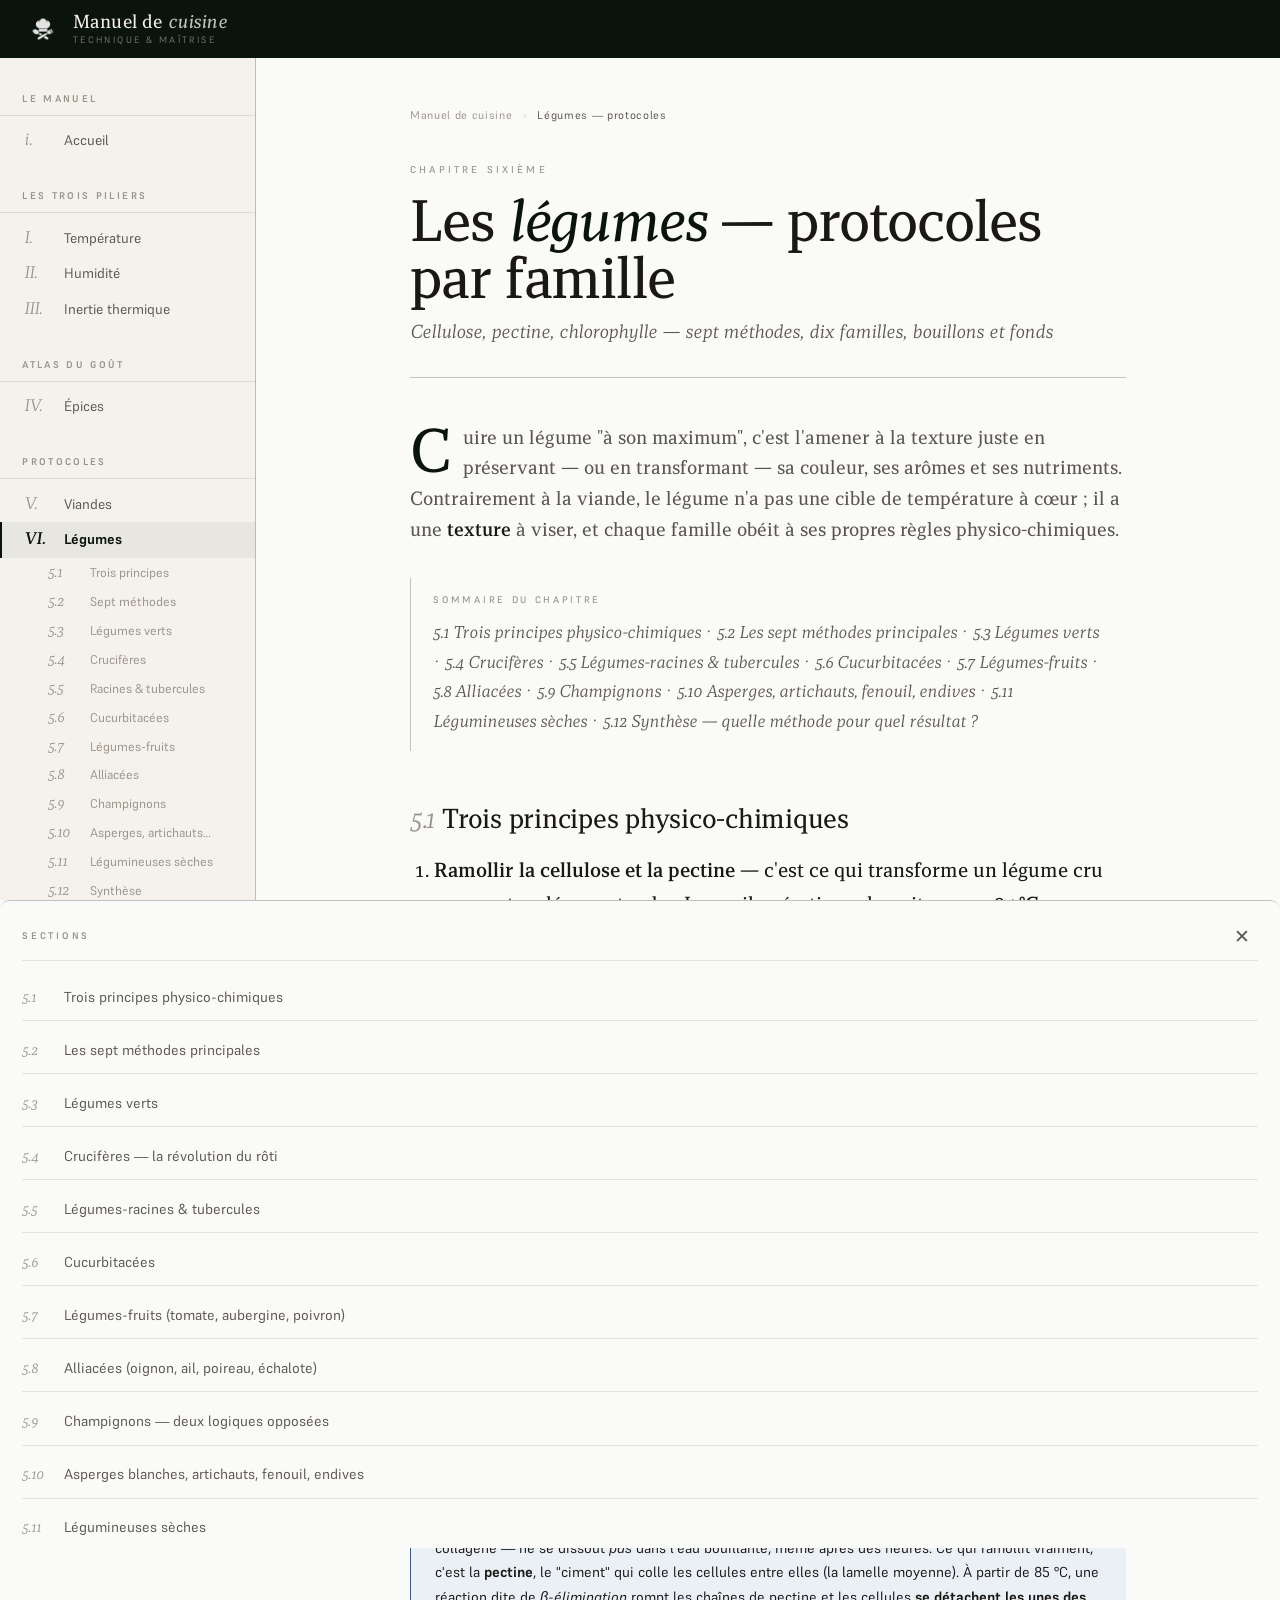
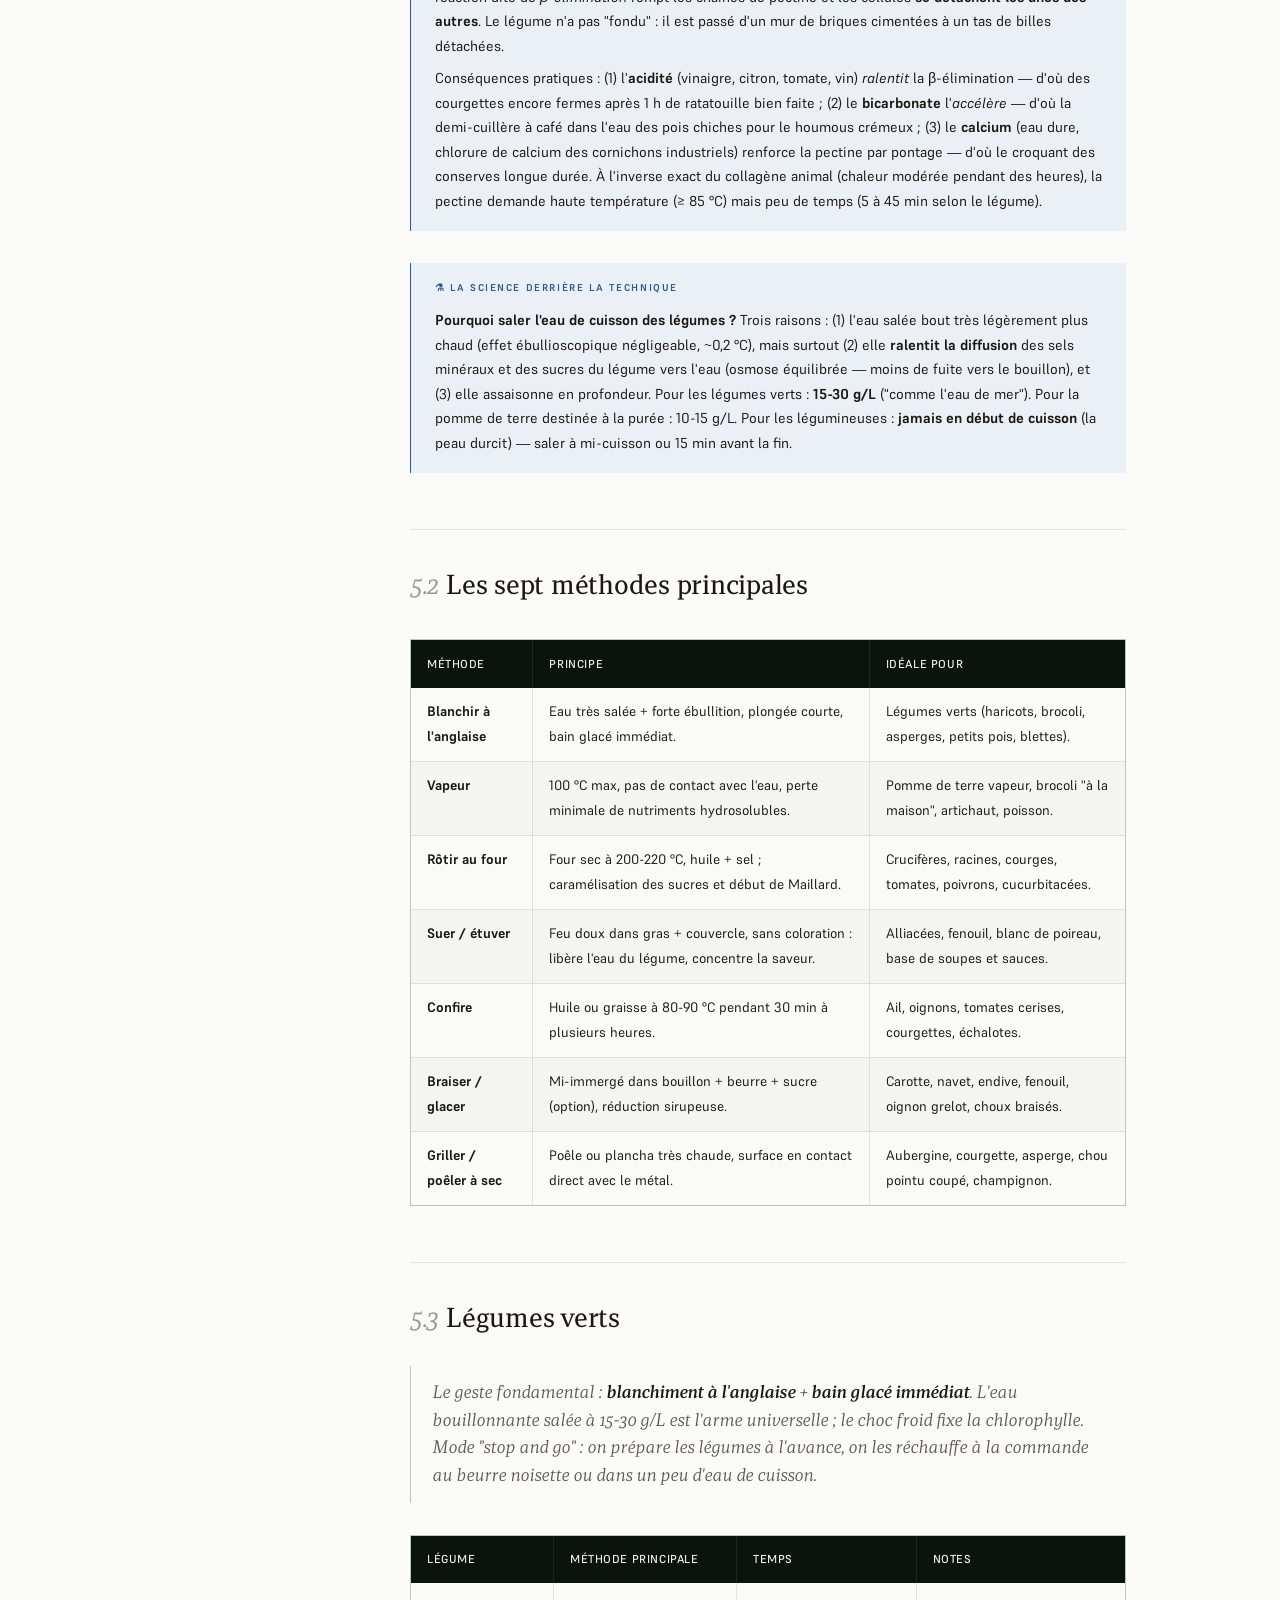
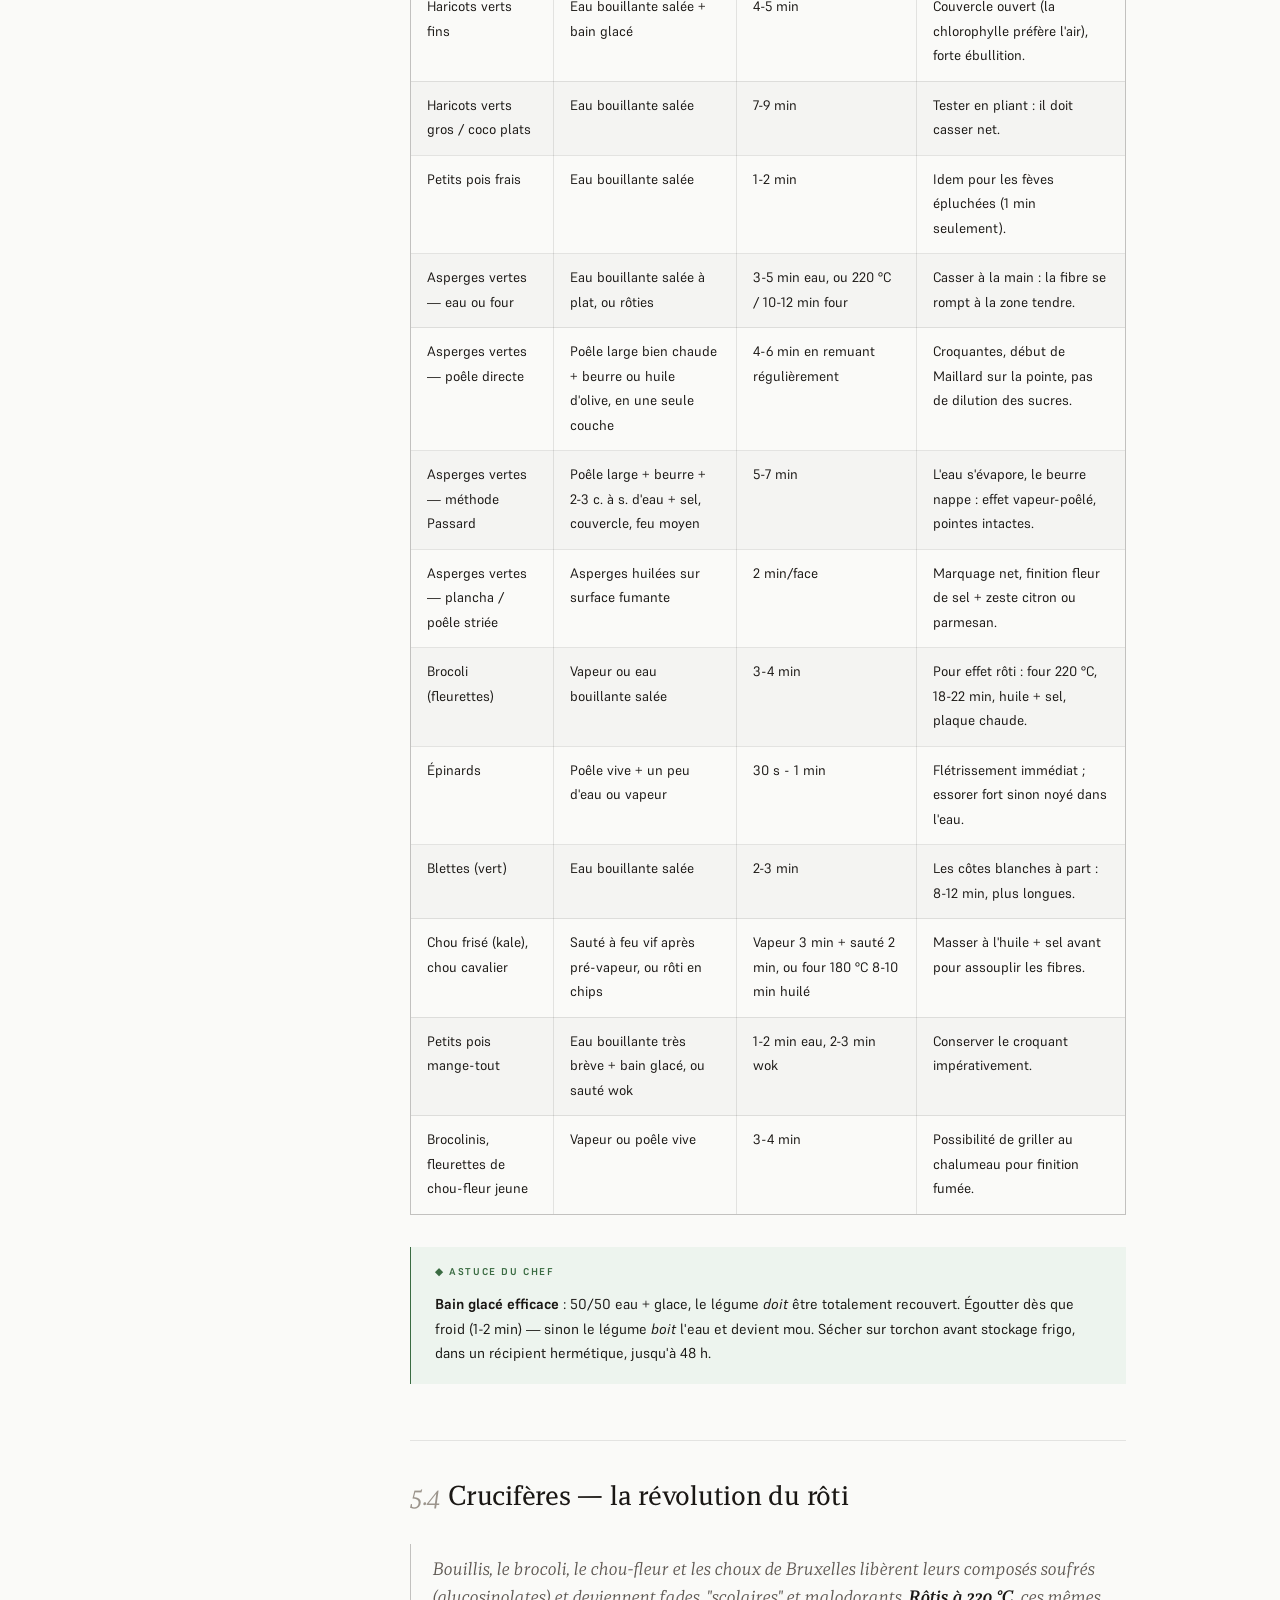
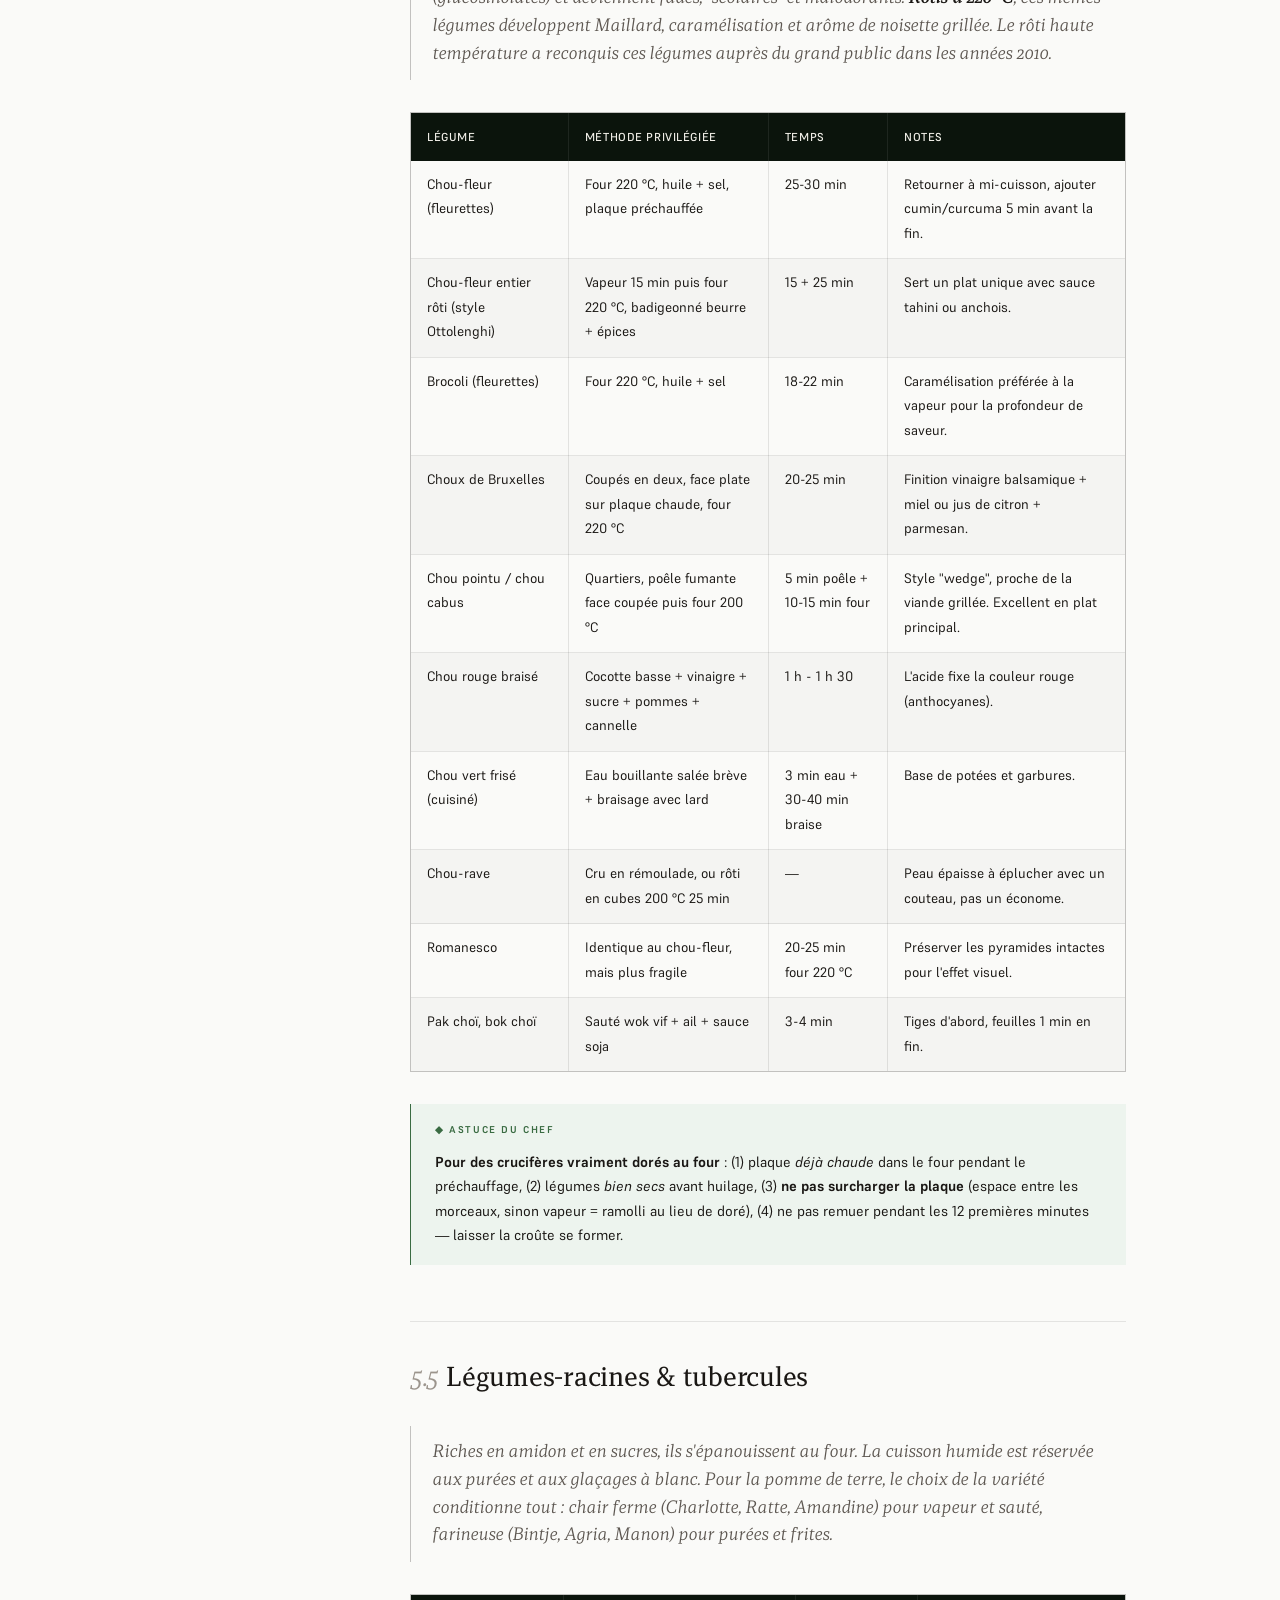
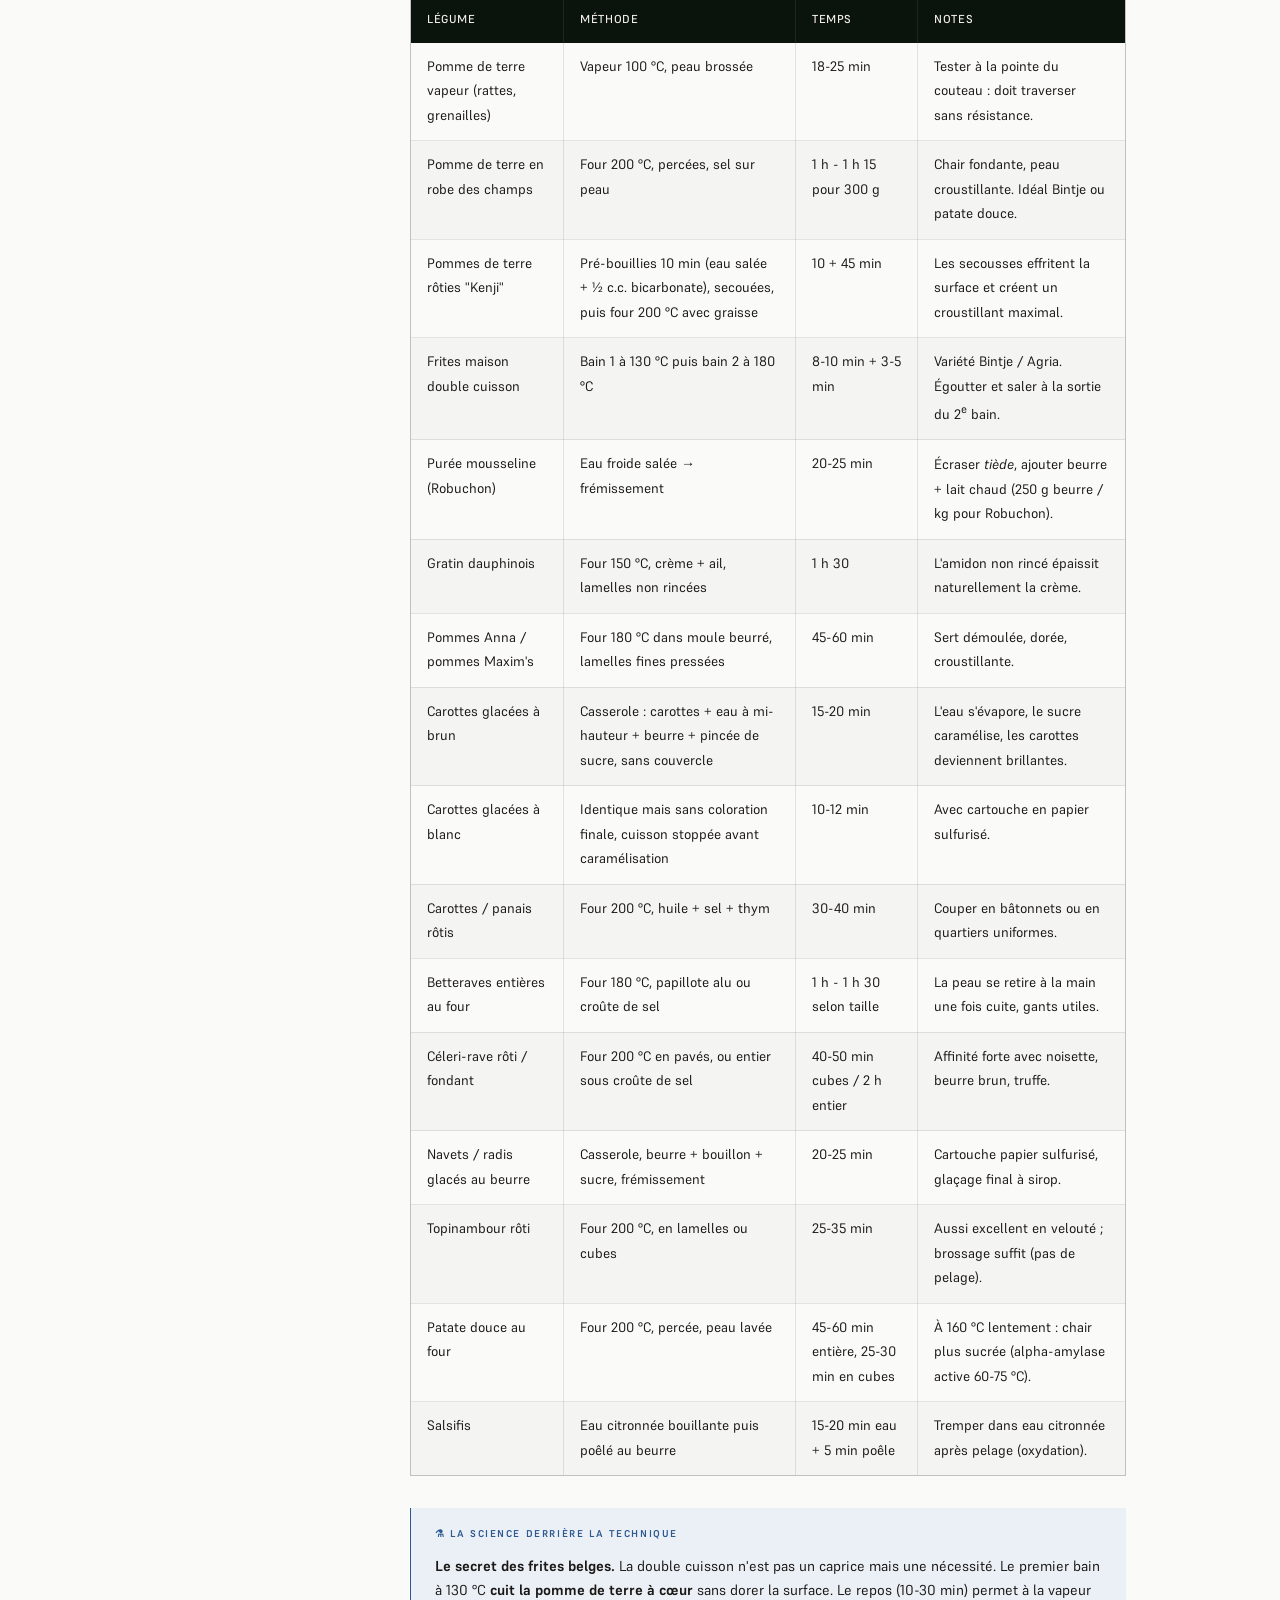
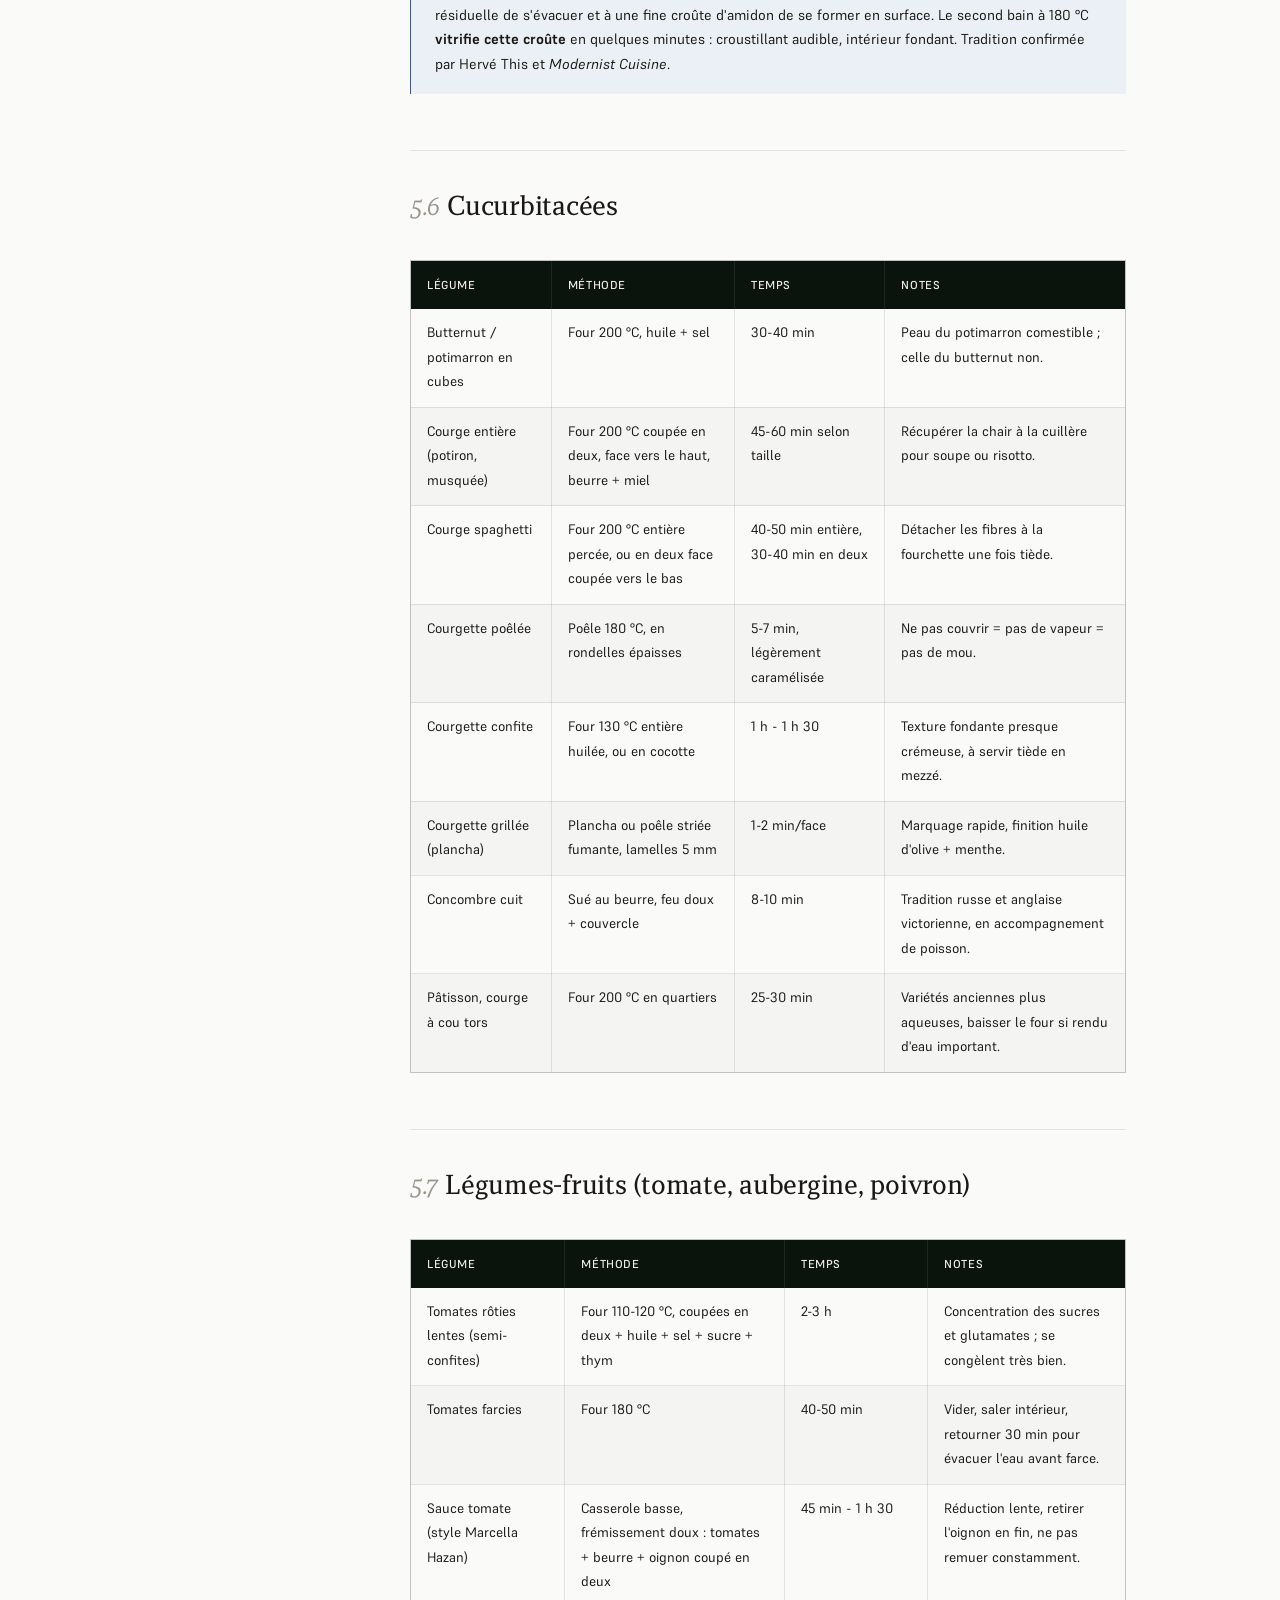
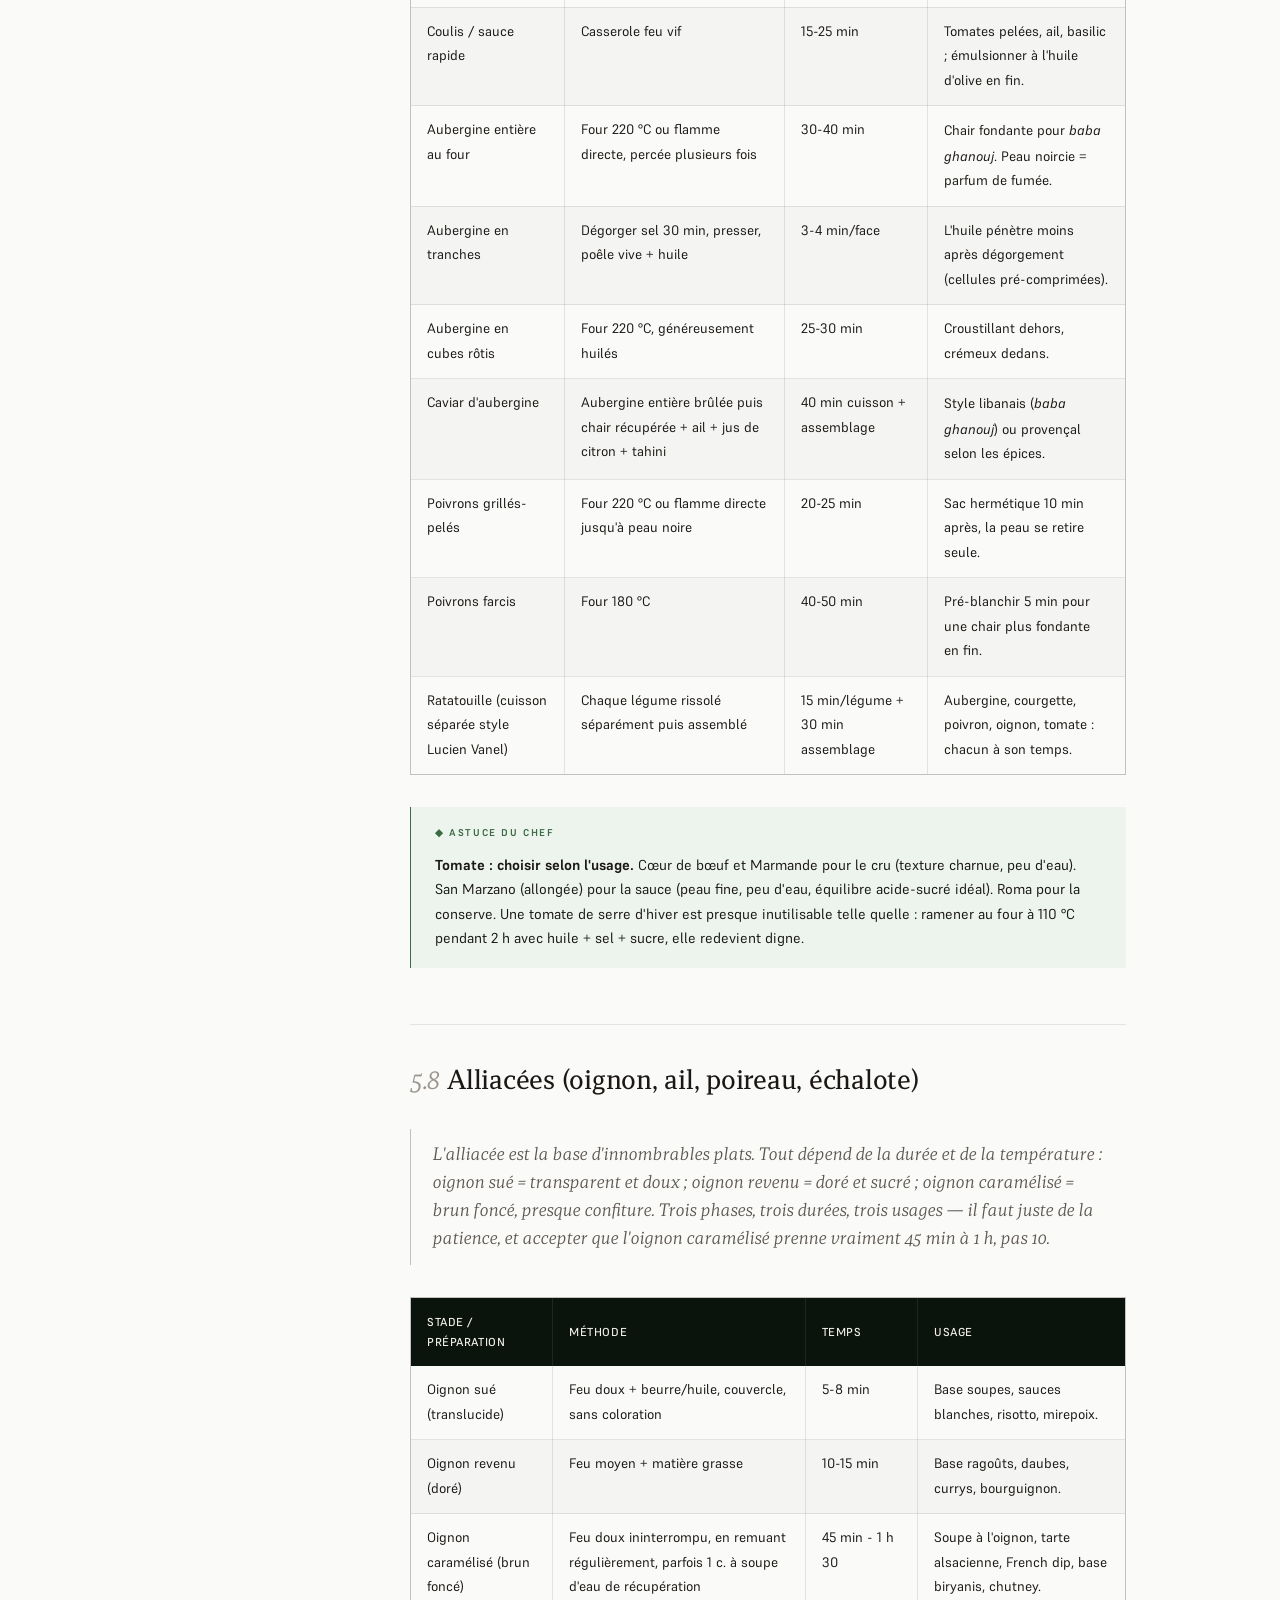
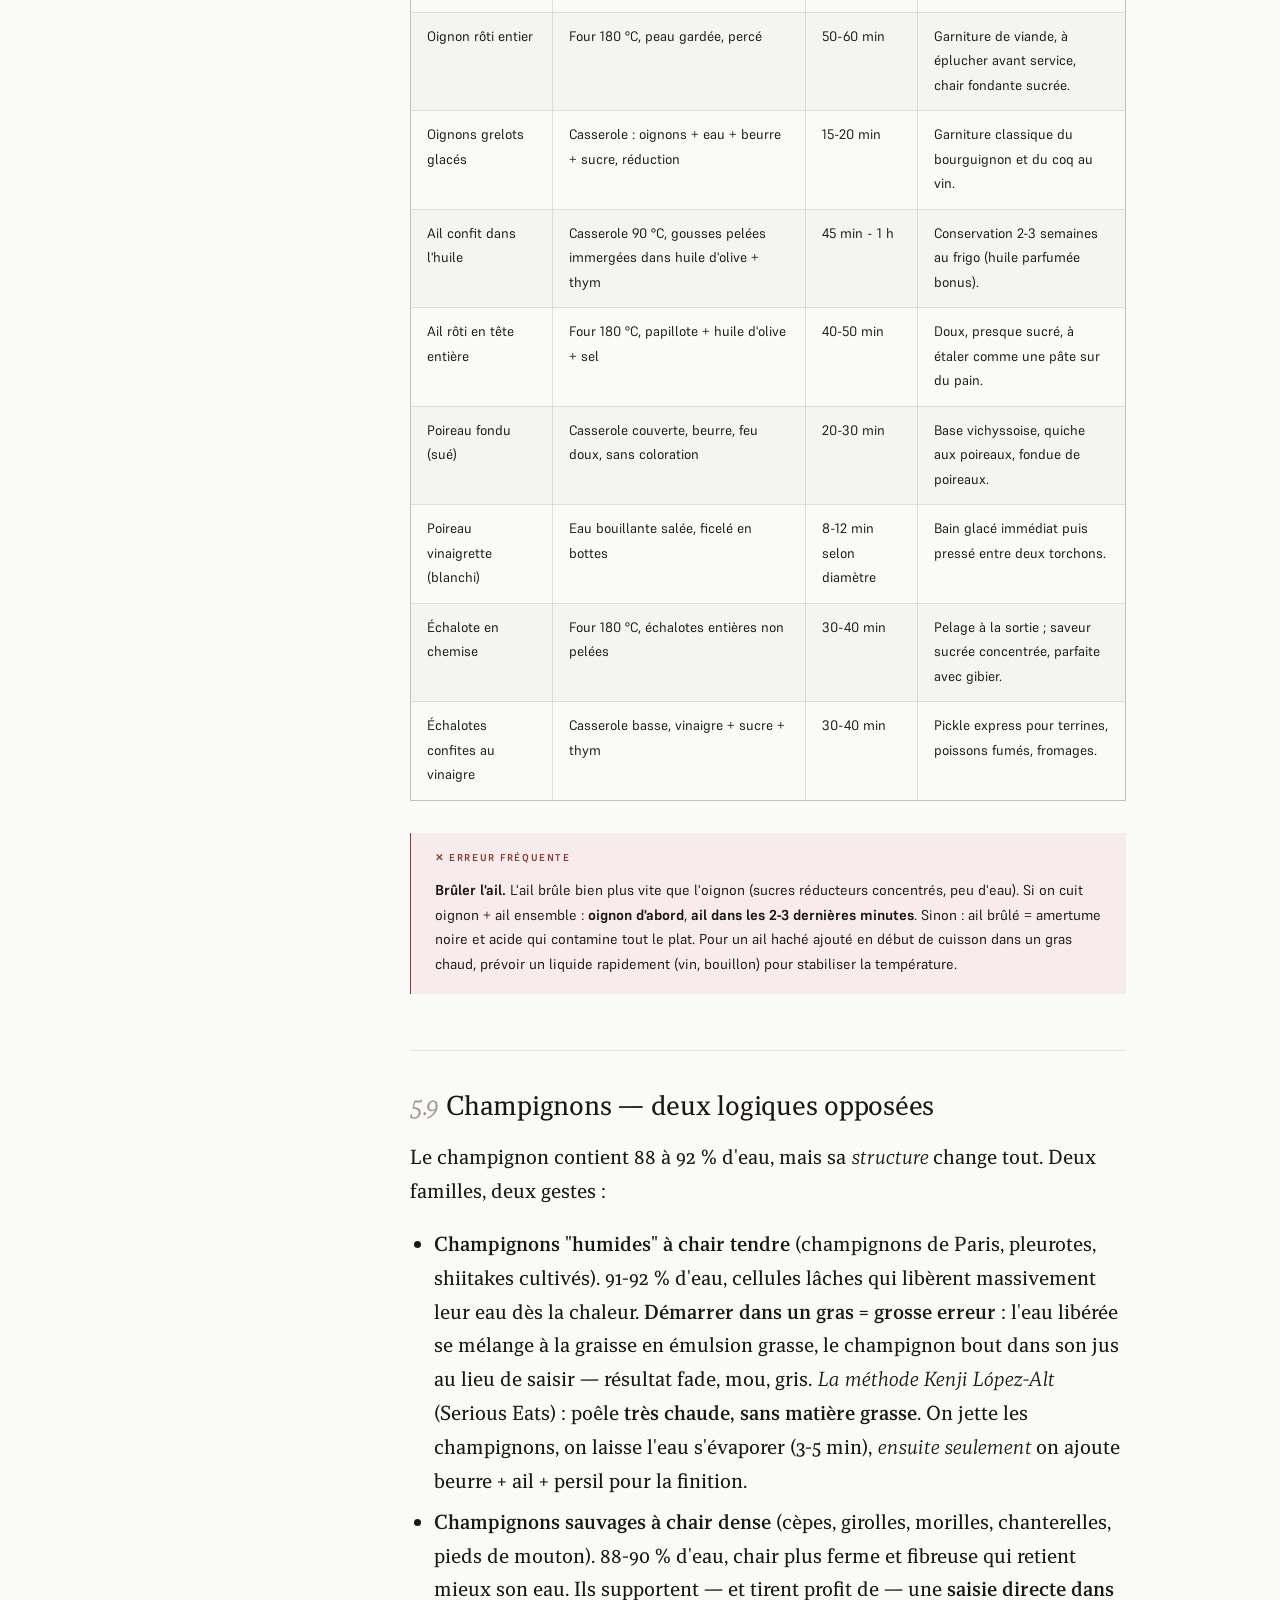
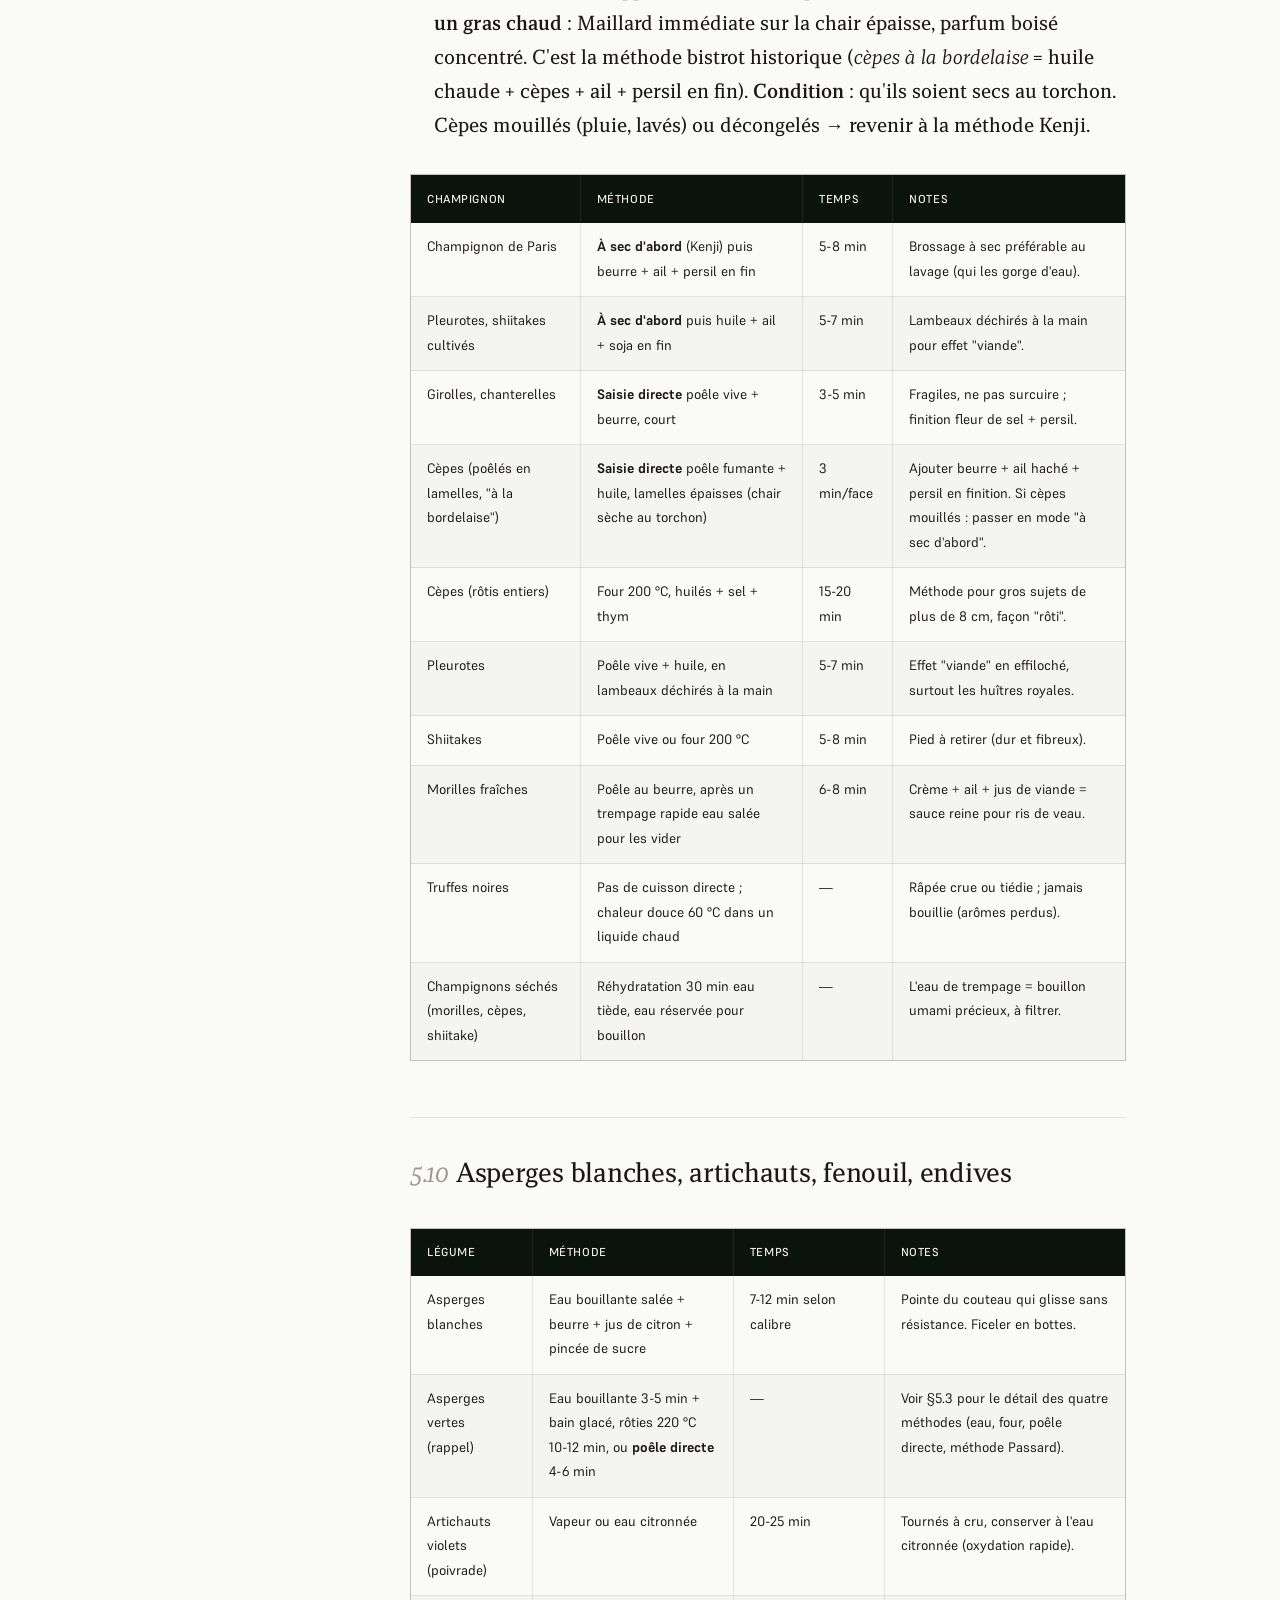
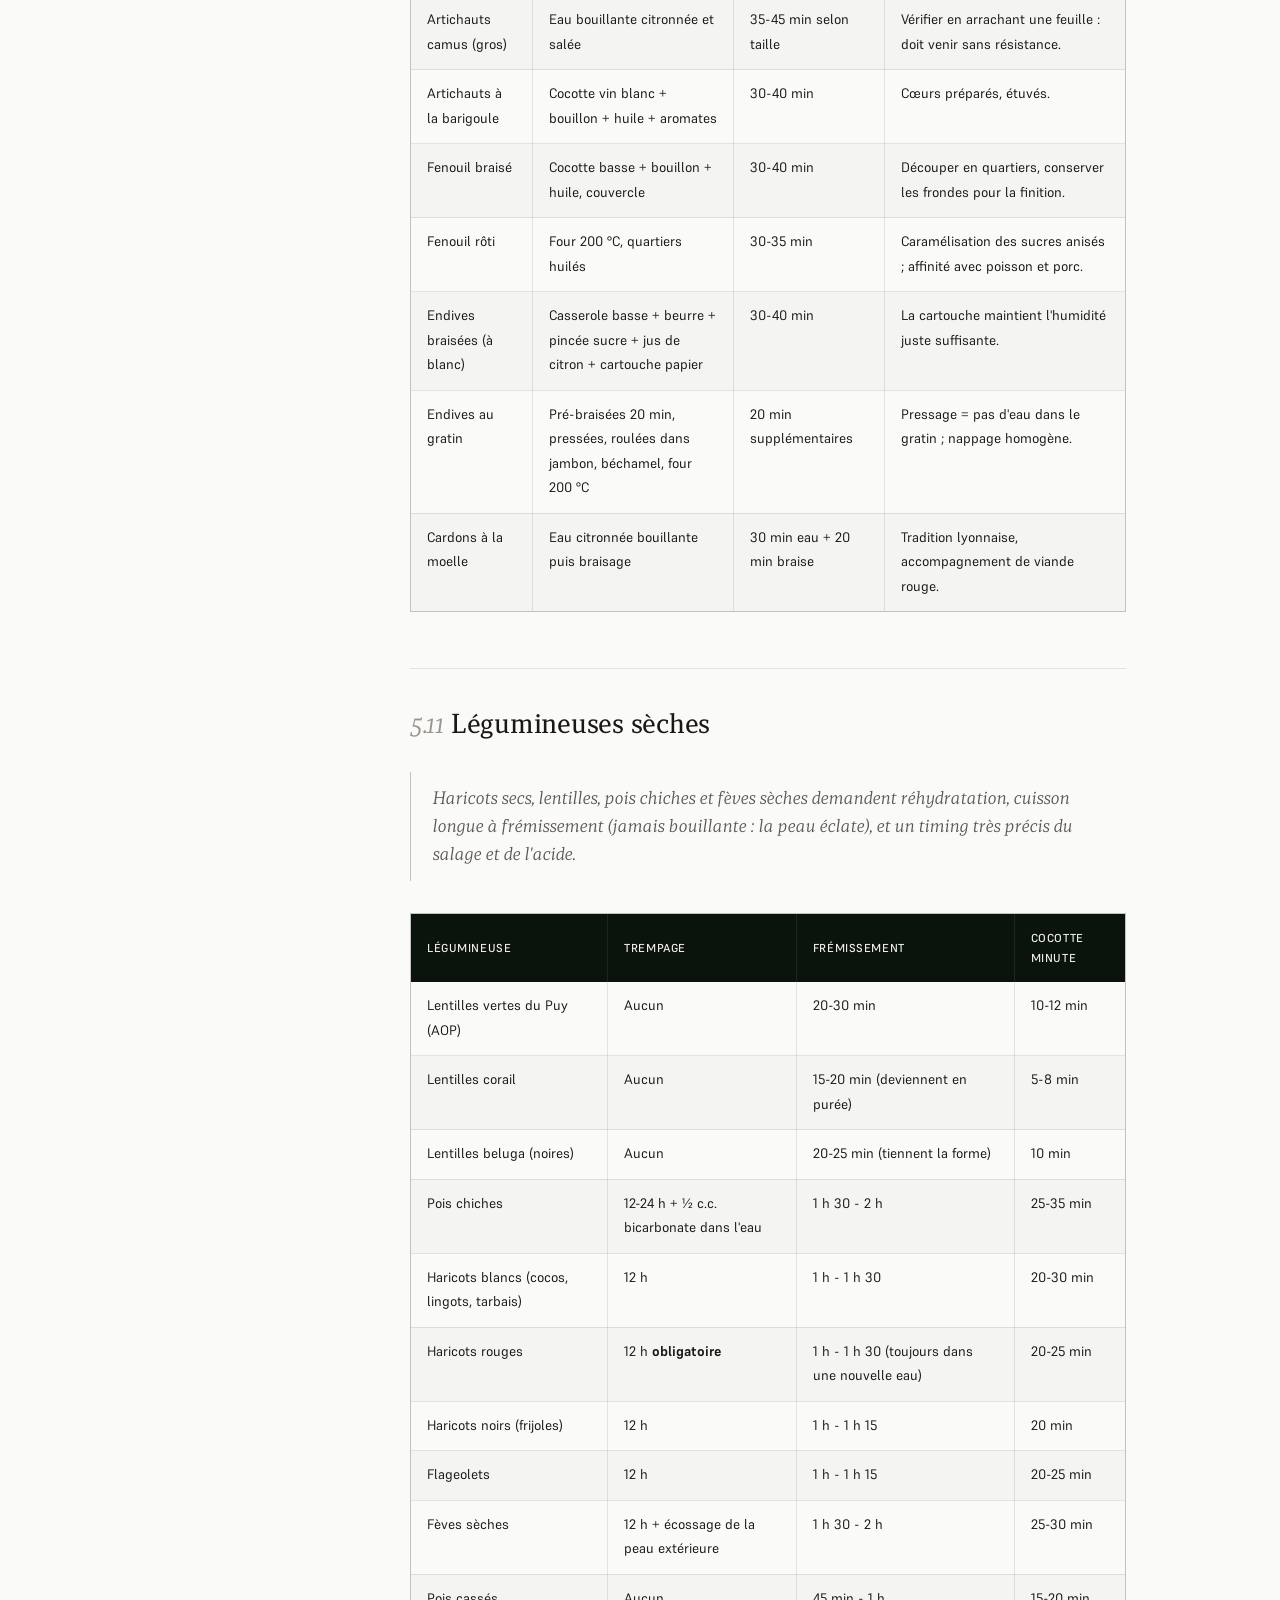
<file: legumes.html>
<!DOCTYPE html>
<html lang="fr">
<head>
<meta charset="UTF-8">
<meta name="viewport" content="width=device-width, initial-scale=1.0">
<title>Légumes — protocoles — Manuel de cuisine</title>
<link rel="stylesheet" href="assets/style.css">

<!-- PWA meta -->
<link rel="manifest" href="manifest.json">
<meta name="theme-color" content="#0B140C">
<meta name="application-name" content="Manuel de cuisine">
<meta name="apple-mobile-web-app-capable" content="yes">
<meta name="mobile-web-app-capable" content="yes">
<meta name="apple-mobile-web-app-status-bar-style" content="black-translucent">
<meta name="apple-mobile-web-app-title" content="Cuisine">
<link rel="apple-touch-icon" sizes="180x180" href="assets/apple-touch-icon.png">
<link rel="icon" type="image/png" sizes="192x192" href="assets/icon-192.png">
<link rel="icon" type="image/png" sizes="32x32" href="assets/favicon.png">
<link rel="shortcut icon" href="assets/favicon.png">
</head>
<body>

<header class="site-header">
  <a class="brand" href="index.html">
    <img src="assets/chef-transparent.png" class="brand-mark" alt="">
    <span class="brand-text">
      Manuel de <em>cuisine</em>
      <small>Technique &amp; maîtrise</small>
    </span>
  </a>
  <button class="menu-toggle" id="menuToggle" aria-label="Ouvrir le sommaire" aria-expanded="false" aria-controls="sidebar">☰</button>
</header>

<div class="sidebar-backdrop" id="sidebarBackdrop" aria-hidden="true"></div>

<div class="layout">

<aside class="sidebar" id="sidebar" aria-label="Sommaire du manuel">
  <div class="sidebar-section">
    <div class="sidebar-section-title">Le manuel</div>
    <a href="index.html" class="sidebar-link"><span class="num">i.</span>Accueil</a>
  </div>
  <div class="sidebar-section">
    <div class="sidebar-section-title">Les trois piliers</div>
    <a href="pilier-1-temperature.html" class="sidebar-link"><span class="num">I.</span>Température</a>
    <a href="pilier-2-humidite.html" class="sidebar-link"><span class="num">II.</span>Humidité</a>
    <a href="pilier-3-inertie.html" class="sidebar-link"><span class="num">III.</span>Inertie thermique</a>
  </div>
  <div class="sidebar-section">
    <div class="sidebar-section-title">Atlas du goût</div>
    <a href="epices.html" class="sidebar-link"><span class="num">IV.</span>Épices</a>
  </div>
  <div class="sidebar-section">
    <div class="sidebar-section-title">Protocoles</div>
    <a href="viandes.html" class="sidebar-link"><span class="num">V.</span>Viandes</a>
    <a href="legumes.html" class="sidebar-link current"><span class="num">VI.</span>Légumes</a>
    <a href="legumes.html#sec-5-1" class="sidebar-sub"><span class="num">5.1</span>Trois principes</a>
    <a href="legumes.html#sec-5-2" class="sidebar-sub"><span class="num">5.2</span>Sept méthodes</a>
    <a href="legumes.html#sec-5-3" class="sidebar-sub"><span class="num">5.3</span>Légumes verts</a>
    <a href="legumes.html#sec-5-4" class="sidebar-sub"><span class="num">5.4</span>Crucifères</a>
    <a href="legumes.html#sec-5-5" class="sidebar-sub"><span class="num">5.5</span>Racines & tubercules</a>
    <a href="legumes.html#sec-5-6" class="sidebar-sub"><span class="num">5.6</span>Cucurbitacées</a>
    <a href="legumes.html#sec-5-7" class="sidebar-sub"><span class="num">5.7</span>Légumes-fruits</a>
    <a href="legumes.html#sec-5-8" class="sidebar-sub"><span class="num">5.8</span>Alliacées</a>
    <a href="legumes.html#sec-5-9" class="sidebar-sub"><span class="num">5.9</span>Champignons</a>
    <a href="legumes.html#sec-5-10" class="sidebar-sub"><span class="num">5.10</span>Asperges, artichauts…</a>
    <a href="legumes.html#sec-5-11" class="sidebar-sub"><span class="num">5.11</span>Légumineuses sèches</a>
    <a href="legumes.html#sec-5-12" class="sidebar-sub"><span class="num">5.12</span>Synthèse</a>
    <a href="legumes.html#sec-5-13" class="sidebar-sub"><span class="num">5.13</span>Braisage & glaçage</a>
    <a href="legumes.html#sec-5-14" class="sidebar-sub"><span class="num">5.14</span>Bouillons & fonds</a>
    <a href="conservation.html" class="sidebar-link"><span class="num">VII.</span>Conservation</a>
  </div>
  <div class="sidebar-section">
    <div class="sidebar-section-title">Sauces</div>
    <a href="liaisons.html" class="sidebar-link"><span class="num">VIII.</span>Liaisons des sauces</a>
  </div>
  <div class="sidebar-section">
    <div class="sidebar-section-title">Poissons &amp; fruits de mer</div>
    <a href="poisson.html" class="sidebar-link"><span class="num">IX.</span>Cuisson du poisson</a>
  </div>
  <div class="sidebar-section">
    <div class="sidebar-section-title">Ressources</div>
    <a href="biblio.html" class="sidebar-link"><span class="num">vii.</span>Bibliographie</a>
  </div>
</aside>

<main class="content">
<nav class="breadcrumb" aria-label="Fil d'Ariane">
  <a href="index.html">Manuel de cuisine</a>
  <span class="sep">›</span>
  <span class="current">Légumes — protocoles</span>
</nav>
<div class="page-hero">
  <div class="eyebrow">Chapitre sixième</div>
  <h1>Les <em>légumes</em> — protocoles par famille</h1>
  <p class="subtitle">Cellulose, pectine, chlorophylle — sept méthodes, dix familles, bouillons et fonds</p>
</div>

<p class="lead">Cuire un légume "à son maximum", c'est l'amener à la texture juste en préservant — ou en transformant — sa couleur, ses arômes et ses nutriments. Contrairement à la viande, le légume n'a pas une cible de température à cœur ; il a une <strong>texture</strong> à viser, et chaque famille obéit à ses propres règles physico-chimiques.</p>

  <div class="chapter-toc">
    <strong>Sommaire du chapitre</strong>
    5.1 Trois principes physico-chimiques · 5.2 Les sept méthodes principales · 5.3 Légumes verts · 5.4 Crucifères · 5.5 Légumes-racines &amp; tubercules · 5.6 Cucurbitacées · 5.7 Légumes-fruits · 5.8 Alliacées · 5.9 Champignons · 5.10 Asperges, artichauts, fenouil, endives · 5.11 Légumineuses sèches · 5.12 Synthèse — quelle méthode pour quel résultat ?
  </div>

  <h3 id="sec-5-1"><span class="h3-num">5.1</span>Trois principes physico-chimiques</h3>
  <ol>
    <li><strong>Ramollir la cellulose et la pectine</strong> — c'est ce qui transforme un légume cru croquant en légume tendre. Le seuil opérationnel se situe vers <strong>85 °C</strong> : en dessous, presque rien ne bouge ; au-dessus, la dégradation est rapide. C'est exactement l'inverse du collagène de la viande, qui exige plus de 65 °C pendant <em>des heures</em> pour fondre.</li>
    <li><strong>Préserver ou transformer les pigments</strong> — la chlorophylle (vert) est stable jusqu'à 80 °C puis vire à l'olive au-delà, d'où le blanchiment court + bain glacé. Les caroténoïdes (orange) sont très stables et <strong>liposolubles</strong>, donc à libérer avec du gras. Les anthocyanes (rouge/violet/bleu) virent au bleu en milieu basique (bicarbonate) et restent rouges en milieu acide (vinaigre, citron) — d'où le chou rouge cuit au vinaigre.</li>
    <li><strong>Concentrer ou diluer les sucres et arômes</strong> — la chaleur sèche (four à 200 °C) concentre les sucres par évaporation et déclenche caramélisation + Maillard (légume rôti, doré, sucré). La chaleur humide (eau bouillante) dilue ces mêmes sucres dans le bouillon. Choisir l'une ou l'autre selon le résultat recherché.</li>
  </ol>

  <div class="callout science">
    <span class="callout-title"></span>
    <p><strong>Cellulose ou pectine ? La vraie chimie du légume qui ramollit.</strong> "Ramollir la cellulose" est un raccourci pratique mais imprécis. La cellulose stricto sensu — long polymère de glucose, équivalent végétal du collagène — ne se dissout <em>pas</em> dans l'eau bouillante, même après des heures. Ce qui ramollit vraiment, c'est la <strong>pectine</strong>, le "ciment" qui colle les cellules entre elles (la lamelle moyenne). À partir de 85 °C, une réaction dite de <em>β-élimination</em> rompt les chaînes de pectine et les cellules <strong>se détachent les unes des autres</strong>. Le légume n'a pas "fondu" : il est passé d'un mur de briques cimentées à un tas de billes détachées.</p>
    <p>Conséquences pratiques : (1) l'<strong>acidité</strong> (vinaigre, citron, tomate, vin) <em>ralentit</em> la β-élimination — d'où des courgettes encore fermes après 1 h de ratatouille bien faite ; (2) le <strong>bicarbonate</strong> l'<em>accélère</em> — d'où la demi-cuillère à café dans l'eau des pois chiches pour le houmous crémeux ; (3) le <strong>calcium</strong> (eau dure, chlorure de calcium des cornichons industriels) renforce la pectine par pontage — d'où le croquant des conserves longue durée. À l'inverse exact du collagène animal (chaleur modérée pendant des heures), la pectine demande haute température (≥ 85 °C) mais peu de temps (5 à 45 min selon le légume).</p>
  </div>

  <div class="callout science">
    <span class="callout-title"></span>
    <p><strong>Pourquoi saler l'eau de cuisson des légumes ?</strong> Trois raisons : (1) l'eau salée bout très légèrement plus chaud (effet ébullioscopique négligeable, ~0,2 °C), mais surtout (2) elle <strong>ralentit la diffusion</strong> des sels minéraux et des sucres du légume vers l'eau (osmose équilibrée — moins de fuite vers le bouillon), et (3) elle assaisonne en profondeur. Pour les légumes verts : <strong>15-30 g/L</strong> ("comme l'eau de mer"). Pour la pomme de terre destinée à la purée : 10-15 g/L. Pour les légumineuses : <strong>jamais en début de cuisson</strong> (la peau durcit) — saler à mi-cuisson ou 15 min avant la fin.</p>
  </div>

  <h3 id="sec-5-2"><span class="h3-num">5.2</span>Les sept méthodes principales</h3>
  <div class="table-wrapper">
  <table>
    <thead><tr><th>Méthode</th><th>Principe</th><th>Idéale pour</th></tr></thead>
    <tbody>
      <tr><td><b>Blanchir à l'anglaise</b></td><td>Eau très salée + forte ébullition, plongée courte, bain glacé immédiat.</td><td>Légumes verts (haricots, brocoli, asperges, petits pois, blettes).</td></tr>
      <tr><td><b>Vapeur</b></td><td>100 °C max, pas de contact avec l'eau, perte minimale de nutriments hydrosolubles.</td><td>Pomme de terre vapeur, brocoli "à la maison", artichaut, poisson.</td></tr>
      <tr><td><b>Rôtir au four</b></td><td>Four sec à 200-220 °C, huile + sel ; caramélisation des sucres et début de Maillard.</td><td>Crucifères, racines, courges, tomates, poivrons, cucurbitacées.</td></tr>
      <tr><td><b>Suer / étuver</b></td><td>Feu doux dans gras + couvercle, sans coloration : libère l'eau du légume, concentre la saveur.</td><td>Alliacées, fenouil, blanc de poireau, base de soupes et sauces.</td></tr>
      <tr><td><b>Confire</b></td><td>Huile ou graisse à 80-90 °C pendant 30 min à plusieurs heures.</td><td>Ail, oignons, tomates cerises, courgettes, échalotes.</td></tr>
      <tr><td><b>Braiser / glacer</b></td><td>Mi-immergé dans bouillon + beurre + sucre (option), réduction sirupeuse.</td><td>Carotte, navet, endive, fenouil, oignon grelot, choux braisés.</td></tr>
      <tr><td><b>Griller / poêler à sec</b></td><td>Poêle ou plancha très chaude, surface en contact direct avec le métal.</td><td>Aubergine, courgette, asperge, chou pointu coupé, champignon.</td></tr>
    </tbody>
  </table>
  </div>

  <h3 id="sec-5-3"><span class="h3-num">5.3</span>Légumes verts</h3>
  <p class="family-intro">Le geste fondamental : <strong>blanchiment à l'anglaise</strong> + <strong>bain glacé immédiat</strong>. L'eau bouillonnante salée à 15-30 g/L est l'arme universelle ; le choc froid fixe la chlorophylle. Mode "stop and go" : on prépare les légumes à l'avance, on les réchauffe à la commande au beurre noisette ou dans un peu d'eau de cuisson.</p>

  <div class="table-wrapper">
  <table>
    <thead><tr><th>Légume</th><th>Méthode principale</th><th>Temps</th><th>Notes</th></tr></thead>
    <tbody>
      <tr><td>Haricots verts fins</td><td>Eau bouillante salée + bain glacé</td><td>4-5 min</td><td>Couvercle ouvert (la chlorophylle préfère l'air), forte ébullition.</td></tr>
      <tr><td>Haricots verts gros / coco plats</td><td>Eau bouillante salée</td><td>7-9 min</td><td>Tester en pliant : il doit casser net.</td></tr>
      <tr><td>Petits pois frais</td><td>Eau bouillante salée</td><td>1-2 min</td><td>Idem pour les fèves épluchées (1 min seulement).</td></tr>
      <tr><td>Asperges vertes — eau ou four</td><td>Eau bouillante salée à plat, ou rôties</td><td>3-5 min eau, ou 220 °C / 10-12 min four</td><td>Casser à la main : la fibre se rompt à la zone tendre.</td></tr>
      <tr><td>Asperges vertes — poêle directe</td><td>Poêle large bien chaude + beurre ou huile d'olive, en une seule couche</td><td>4-6 min en remuant régulièrement</td><td>Croquantes, début de Maillard sur la pointe, pas de dilution des sucres.</td></tr>
      <tr><td>Asperges vertes — méthode Passard</td><td>Poêle large + beurre + 2-3 c. à s. d'eau + sel, couvercle, feu moyen</td><td>5-7 min</td><td>L'eau s'évapore, le beurre nappe : effet vapeur-poêlé, pointes intactes.</td></tr>
      <tr><td>Asperges vertes — plancha / poêle striée</td><td>Asperges huilées sur surface fumante</td><td>2 min/face</td><td>Marquage net, finition fleur de sel + zeste citron ou parmesan.</td></tr>
      <tr><td>Brocoli (fleurettes)</td><td>Vapeur ou eau bouillante salée</td><td>3-4 min</td><td>Pour effet rôti : four 220 °C, 18-22 min, huile + sel, plaque chaude.</td></tr>
      <tr><td>Épinards</td><td>Poêle vive + un peu d'eau ou vapeur</td><td>30 s - 1 min</td><td>Flétrissement immédiat ; essorer fort sinon noyé dans l'eau.</td></tr>
      <tr><td>Blettes (vert)</td><td>Eau bouillante salée</td><td>2-3 min</td><td>Les côtes blanches à part : 8-12 min, plus longues.</td></tr>
      <tr><td>Chou frisé (kale), chou cavalier</td><td>Sauté à feu vif après pré-vapeur, ou rôti en chips</td><td>Vapeur 3 min + sauté 2 min, ou four 180 °C 8-10 min huilé</td><td>Masser à l'huile + sel avant pour assouplir les fibres.</td></tr>
      <tr><td>Petits pois mange-tout</td><td>Eau bouillante très brève + bain glacé, ou sauté wok</td><td>1-2 min eau, 2-3 min wok</td><td>Conserver le croquant impérativement.</td></tr>
      <tr><td>Brocolinis, fleurettes de chou-fleur jeune</td><td>Vapeur ou poêle vive</td><td>3-4 min</td><td>Possibilité de griller au chalumeau pour finition fumée.</td></tr>
    </tbody>
  </table>
  </div>

  <div class="callout astuce">
    <span class="callout-title"></span>
    <p><strong>Bain glacé efficace</strong> : 50/50 eau + glace, le légume <em>doit</em> être totalement recouvert. Égoutter dès que froid (1-2 min) — sinon le légume <em>boit</em> l'eau et devient mou. Sécher sur torchon avant stockage frigo, dans un récipient hermétique, jusqu'à 48 h.</p>
  </div>

  <h3 id="sec-5-4"><span class="h3-num">5.4</span>Crucifères — la révolution du rôti</h3>
  <p class="family-intro">Bouillis, le brocoli, le chou-fleur et les choux de Bruxelles libèrent leurs composés soufrés (glucosinolates) et deviennent fades, "scolaires" et malodorants. <strong>Rôtis à 220 °C</strong>, ces mêmes légumes développent Maillard, caramélisation et arôme de noisette grillée. Le rôti haute température a reconquis ces légumes auprès du grand public dans les années 2010.</p>

  <div class="table-wrapper">
  <table>
    <thead><tr><th>Légume</th><th>Méthode privilégiée</th><th>Temps</th><th>Notes</th></tr></thead>
    <tbody>
      <tr><td>Chou-fleur (fleurettes)</td><td>Four 220 °C, huile + sel, plaque préchauffée</td><td>25-30 min</td><td>Retourner à mi-cuisson, ajouter cumin/curcuma 5 min avant la fin.</td></tr>
      <tr><td>Chou-fleur entier rôti (style Ottolenghi)</td><td>Vapeur 15 min puis four 220 °C, badigeonné beurre + épices</td><td>15 + 25 min</td><td>Sert un plat unique avec sauce tahini ou anchois.</td></tr>
      <tr><td>Brocoli (fleurettes)</td><td>Four 220 °C, huile + sel</td><td>18-22 min</td><td>Caramélisation préférée à la vapeur pour la profondeur de saveur.</td></tr>
      <tr><td>Choux de Bruxelles</td><td>Coupés en deux, face plate sur plaque chaude, four 220 °C</td><td>20-25 min</td><td>Finition vinaigre balsamique + miel ou jus de citron + parmesan.</td></tr>
      <tr><td>Chou pointu / chou cabus</td><td>Quartiers, poêle fumante face coupée puis four 200 °C</td><td>5 min poêle + 10-15 min four</td><td>Style "wedge", proche de la viande grillée. Excellent en plat principal.</td></tr>
      <tr><td>Chou rouge braisé</td><td>Cocotte basse + vinaigre + sucre + pommes + cannelle</td><td>1 h - 1 h 30</td><td>L'acide fixe la couleur rouge (anthocyanes).</td></tr>
      <tr><td>Chou vert frisé (cuisiné)</td><td>Eau bouillante salée brève + braisage avec lard</td><td>3 min eau + 30-40 min braise</td><td>Base de potées et garbures.</td></tr>
      <tr><td>Chou-rave</td><td>Cru en rémoulade, ou rôti en cubes 200 °C 25 min</td><td>—</td><td>Peau épaisse à éplucher avec un couteau, pas un économe.</td></tr>
      <tr><td>Romanesco</td><td>Identique au chou-fleur, mais plus fragile</td><td>20-25 min four 220 °C</td><td>Préserver les pyramides intactes pour l'effet visuel.</td></tr>
      <tr><td>Pak choï, bok choï</td><td>Sauté wok vif + ail + sauce soja</td><td>3-4 min</td><td>Tiges d'abord, feuilles 1 min en fin.</td></tr>
    </tbody>
  </table>
  </div>

  <div class="callout astuce">
    <span class="callout-title"></span>
    <p><strong>Pour des crucifères vraiment dorés au four</strong> : (1) plaque <em>déjà chaude</em> dans le four pendant le préchauffage, (2) légumes <em>bien secs</em> avant huilage, (3) <strong>ne pas surcharger la plaque</strong> (espace entre les morceaux, sinon vapeur = ramolli au lieu de doré), (4) ne pas remuer pendant les 12 premières minutes — laisser la croûte se former.</p>
  </div>

  <h3 id="sec-5-5"><span class="h3-num">5.5</span>Légumes-racines & tubercules</h3>
  <p class="family-intro">Riches en amidon et en sucres, ils s'épanouissent au four. La cuisson humide est réservée aux purées et aux glaçages à blanc. Pour la pomme de terre, le choix de la variété conditionne tout : chair ferme (Charlotte, Ratte, Amandine) pour vapeur et sauté, farineuse (Bintje, Agria, Manon) pour purées et frites.</p>

  <div class="table-wrapper">
  <table>
    <thead><tr><th>Légume</th><th>Méthode</th><th>Temps</th><th>Notes</th></tr></thead>
    <tbody>
      <tr><td>Pomme de terre vapeur (rattes, grenailles)</td><td>Vapeur 100 °C, peau brossée</td><td>18-25 min</td><td>Tester à la pointe du couteau : doit traverser sans résistance.</td></tr>
      <tr><td>Pomme de terre en robe des champs</td><td>Four 200 °C, percées, sel sur peau</td><td>1 h - 1 h 15 pour 300 g</td><td>Chair fondante, peau croustillante. Idéal Bintje ou patate douce.</td></tr>
      <tr><td>Pommes de terre rôties "Kenji"</td><td>Pré-bouillies 10 min (eau salée + ½ c.c. bicarbonate), secouées, puis four 200 °C avec graisse</td><td>10 + 45 min</td><td>Les secousses effritent la surface et créent un croustillant maximal.</td></tr>
      <tr><td>Frites maison double cuisson</td><td>Bain 1 à 130 °C puis bain 2 à 180 °C</td><td>8-10 min + 3-5 min</td><td>Variété Bintje / Agria. Égoutter et saler à la sortie du 2<sup>e</sup> bain.</td></tr>
      <tr><td>Purée mousseline (Robuchon)</td><td>Eau froide salée → frémissement</td><td>20-25 min</td><td>Écraser <em>tiède</em>, ajouter beurre + lait chaud (250 g beurre / kg pour Robuchon).</td></tr>
      <tr><td>Gratin dauphinois</td><td>Four 150 °C, crème + ail, lamelles non rincées</td><td>1 h 30</td><td>L'amidon non rincé épaissit naturellement la crème.</td></tr>
      <tr><td>Pommes Anna / pommes Maxim's</td><td>Four 180 °C dans moule beurré, lamelles fines pressées</td><td>45-60 min</td><td>Sert démoulée, dorée, croustillante.</td></tr>
      <tr><td>Carottes glacées à brun</td><td>Casserole : carottes + eau à mi-hauteur + beurre + pincée de sucre, sans couvercle</td><td>15-20 min</td><td>L'eau s'évapore, le sucre caramélise, les carottes deviennent brillantes.</td></tr>
      <tr><td>Carottes glacées à blanc</td><td>Identique mais sans coloration finale, cuisson stoppée avant caramélisation</td><td>10-12 min</td><td>Avec cartouche en papier sulfurisé.</td></tr>
      <tr><td>Carottes / panais rôtis</td><td>Four 200 °C, huile + sel + thym</td><td>30-40 min</td><td>Couper en bâtonnets ou en quartiers uniformes.</td></tr>
      <tr><td>Betteraves entières au four</td><td>Four 180 °C, papillote alu ou croûte de sel</td><td>1 h - 1 h 30 selon taille</td><td>La peau se retire à la main une fois cuite, gants utiles.</td></tr>
      <tr><td>Céleri-rave rôti / fondant</td><td>Four 200 °C en pavés, ou entier sous croûte de sel</td><td>40-50 min cubes / 2 h entier</td><td>Affinité forte avec noisette, beurre brun, truffe.</td></tr>
      <tr><td>Navets / radis glacés au beurre</td><td>Casserole, beurre + bouillon + sucre, frémissement</td><td>20-25 min</td><td>Cartouche papier sulfurisé, glaçage final à sirop.</td></tr>
      <tr><td>Topinambour rôti</td><td>Four 200 °C, en lamelles ou cubes</td><td>25-35 min</td><td>Aussi excellent en velouté ; brossage suffit (pas de pelage).</td></tr>
      <tr><td>Patate douce au four</td><td>Four 200 °C, percée, peau lavée</td><td>45-60 min entière, 25-30 min en cubes</td><td>À 160 °C lentement : chair plus sucrée (alpha-amylase active 60-75 °C).</td></tr>
      <tr><td>Salsifis</td><td>Eau citronnée bouillante puis poêlé au beurre</td><td>15-20 min eau + 5 min poêle</td><td>Tremper dans eau citronnée après pelage (oxydation).</td></tr>
    </tbody>
  </table>
  </div>

  <div class="callout science">
    <span class="callout-title"></span>
    <p><strong>Le secret des frites belges.</strong> La double cuisson n'est pas un caprice mais une nécessité. Le premier bain à 130 °C <strong>cuit la pomme de terre à cœur</strong> sans dorer la surface. Le repos (10-30 min) permet à la vapeur résiduelle de s'évacuer et à une fine croûte d'amidon de se former en surface. Le second bain à 180 °C <strong>vitrifie cette croûte</strong> en quelques minutes : croustillant audible, intérieur fondant. Tradition confirmée par Hervé This et <em>Modernist Cuisine</em>.</p>
  </div>

  <h3 id="sec-5-6"><span class="h3-num">5.6</span>Cucurbitacées</h3>
  <div class="table-wrapper">
  <table>
    <thead><tr><th>Légume</th><th>Méthode</th><th>Temps</th><th>Notes</th></tr></thead>
    <tbody>
      <tr><td>Butternut / potimarron en cubes</td><td>Four 200 °C, huile + sel</td><td>30-40 min</td><td>Peau du potimarron comestible ; celle du butternut non.</td></tr>
      <tr><td>Courge entière (potiron, musquée)</td><td>Four 200 °C coupée en deux, face vers le haut, beurre + miel</td><td>45-60 min selon taille</td><td>Récupérer la chair à la cuillère pour soupe ou risotto.</td></tr>
      <tr><td>Courge spaghetti</td><td>Four 200 °C entière percée, ou en deux face coupée vers le bas</td><td>40-50 min entière, 30-40 min en deux</td><td>Détacher les fibres à la fourchette une fois tiède.</td></tr>
      <tr><td>Courgette poêlée</td><td>Poêle 180 °C, en rondelles épaisses</td><td>5-7 min, légèrement caramélisée</td><td>Ne pas couvrir = pas de vapeur = pas de mou.</td></tr>
      <tr><td>Courgette confite</td><td>Four 130 °C entière huilée, ou en cocotte</td><td>1 h - 1 h 30</td><td>Texture fondante presque crémeuse, à servir tiède en mezzé.</td></tr>
      <tr><td>Courgette grillée (plancha)</td><td>Plancha ou poêle striée fumante, lamelles 5 mm</td><td>1-2 min/face</td><td>Marquage rapide, finition huile d'olive + menthe.</td></tr>
      <tr><td>Concombre cuit</td><td>Sué au beurre, feu doux + couvercle</td><td>8-10 min</td><td>Tradition russe et anglaise victorienne, en accompagnement de poisson.</td></tr>
      <tr><td>Pâtisson, courge à cou tors</td><td>Four 200 °C en quartiers</td><td>25-30 min</td><td>Variétés anciennes plus aqueuses, baisser le four si rendu d'eau important.</td></tr>
    </tbody>
  </table>
  </div>

  <h3 id="sec-5-7"><span class="h3-num">5.7</span>Légumes-fruits (tomate, aubergine, poivron)</h3>
  <div class="table-wrapper">
  <table>
    <thead><tr><th>Légume</th><th>Méthode</th><th>Temps</th><th>Notes</th></tr></thead>
    <tbody>
      <tr><td>Tomates rôties lentes (semi-confites)</td><td>Four 110-120 °C, coupées en deux + huile + sel + sucre + thym</td><td>2-3 h</td><td>Concentration des sucres et glutamates ; se congèlent très bien.</td></tr>
      <tr><td>Tomates farcies</td><td>Four 180 °C</td><td>40-50 min</td><td>Vider, saler intérieur, retourner 30 min pour évacuer l'eau avant farce.</td></tr>
      <tr><td>Sauce tomate (style Marcella Hazan)</td><td>Casserole basse, frémissement doux : tomates + beurre + oignon coupé en deux</td><td>45 min - 1 h 30</td><td>Réduction lente, retirer l'oignon en fin, ne pas remuer constamment.</td></tr>
      <tr><td>Coulis / sauce rapide</td><td>Casserole feu vif</td><td>15-25 min</td><td>Tomates pelées, ail, basilic ; émulsionner à l'huile d'olive en fin.</td></tr>
      <tr><td>Aubergine entière au four</td><td>Four 220 °C ou flamme directe, percée plusieurs fois</td><td>30-40 min</td><td>Chair fondante pour <em>baba ghanouj</em>. Peau noircie = parfum de fumée.</td></tr>
      <tr><td>Aubergine en tranches</td><td>Dégorger sel 30 min, presser, poêle vive + huile</td><td>3-4 min/face</td><td>L'huile pénètre moins après dégorgement (cellules pré-comprimées).</td></tr>
      <tr><td>Aubergine en cubes rôtis</td><td>Four 220 °C, généreusement huilés</td><td>25-30 min</td><td>Croustillant dehors, crémeux dedans.</td></tr>
      <tr><td>Caviar d'aubergine</td><td>Aubergine entière brûlée puis chair récupérée + ail + jus de citron + tahini</td><td>40 min cuisson + assemblage</td><td>Style libanais (<em>baba ghanouj</em>) ou provençal selon les épices.</td></tr>
      <tr><td>Poivrons grillés-pelés</td><td>Four 220 °C ou flamme directe jusqu'à peau noire</td><td>20-25 min</td><td>Sac hermétique 10 min après, la peau se retire seule.</td></tr>
      <tr><td>Poivrons farcis</td><td>Four 180 °C</td><td>40-50 min</td><td>Pré-blanchir 5 min pour une chair plus fondante en fin.</td></tr>
      <tr><td>Ratatouille (cuisson séparée style Lucien Vanel)</td><td>Chaque légume rissolé séparément puis assemblé</td><td>15 min/légume + 30 min assemblage</td><td>Aubergine, courgette, poivron, oignon, tomate : chacun à son temps.</td></tr>
    </tbody>
  </table>
  </div>

  <div class="callout astuce">
    <span class="callout-title"></span>
    <p><strong>Tomate : choisir selon l'usage.</strong> Cœur de bœuf et Marmande pour le cru (texture charnue, peu d'eau). San Marzano (allongée) pour la sauce (peau fine, peu d'eau, équilibre acide-sucré idéal). Roma pour la conserve. Une tomate de serre d'hiver est presque inutilisable telle quelle : ramener au four à 110 °C pendant 2 h avec huile + sel + sucre, elle redevient digne.</p>
  </div>

  <h3 id="sec-5-8"><span class="h3-num">5.8</span>Alliacées (oignon, ail, poireau, échalote)</h3>
  <p class="family-intro">L'alliacée est la base d'innombrables plats. Tout dépend de la durée et de la température : oignon sué = transparent et doux ; oignon revenu = doré et sucré ; oignon caramélisé = brun foncé, presque confiture. Trois phases, trois durées, trois usages — il faut juste de la patience, et accepter que l'oignon caramélisé prenne <em>vraiment</em> 45 min à 1 h, pas 10.</p>

  <div class="table-wrapper">
  <table>
    <thead><tr><th>Stade / préparation</th><th>Méthode</th><th>Temps</th><th>Usage</th></tr></thead>
    <tbody>
      <tr><td>Oignon sué (translucide)</td><td>Feu doux + beurre/huile, couvercle, sans coloration</td><td>5-8 min</td><td>Base soupes, sauces blanches, risotto, mirepoix.</td></tr>
      <tr><td>Oignon revenu (doré)</td><td>Feu moyen + matière grasse</td><td>10-15 min</td><td>Base ragoûts, daubes, currys, bourguignon.</td></tr>
      <tr><td>Oignon caramélisé (brun foncé)</td><td>Feu doux ininterrompu, en remuant régulièrement, parfois 1 c. à soupe d'eau de récupération</td><td>45 min - 1 h 30</td><td>Soupe à l'oignon, tarte alsacienne, French dip, base biryanis, chutney.</td></tr>
      <tr><td>Oignon rôti entier</td><td>Four 180 °C, peau gardée, percé</td><td>50-60 min</td><td>Garniture de viande, à éplucher avant service, chair fondante sucrée.</td></tr>
      <tr><td>Oignons grelots glacés</td><td>Casserole : oignons + eau + beurre + sucre, réduction</td><td>15-20 min</td><td>Garniture classique du bourguignon et du coq au vin.</td></tr>
      <tr><td>Ail confit dans l'huile</td><td>Casserole 90 °C, gousses pelées immergées dans huile d'olive + thym</td><td>45 min - 1 h</td><td>Conservation 2-3 semaines au frigo (huile parfumée bonus).</td></tr>
      <tr><td>Ail rôti en tête entière</td><td>Four 180 °C, papillote + huile d'olive + sel</td><td>40-50 min</td><td>Doux, presque sucré, à étaler comme une pâte sur du pain.</td></tr>
      <tr><td>Poireau fondu (sué)</td><td>Casserole couverte, beurre, feu doux, sans coloration</td><td>20-30 min</td><td>Base vichyssoise, quiche aux poireaux, fondue de poireaux.</td></tr>
      <tr><td>Poireau vinaigrette (blanchi)</td><td>Eau bouillante salée, ficelé en bottes</td><td>8-12 min selon diamètre</td><td>Bain glacé immédiat puis pressé entre deux torchons.</td></tr>
      <tr><td>Échalote en chemise</td><td>Four 180 °C, échalotes entières non pelées</td><td>30-40 min</td><td>Pelage à la sortie ; saveur sucrée concentrée, parfaite avec gibier.</td></tr>
      <tr><td>Échalotes confites au vinaigre</td><td>Casserole basse, vinaigre + sucre + thym</td><td>30-40 min</td><td>Pickle express pour terrines, poissons fumés, fromages.</td></tr>
    </tbody>
  </table>
  </div>

  <div class="callout erreur">
    <span class="callout-title"></span>
    <p><strong>Brûler l'ail.</strong> L'ail brûle bien plus vite que l'oignon (sucres réducteurs concentrés, peu d'eau). Si on cuit oignon + ail ensemble : <strong>oignon d'abord</strong>, <strong>ail dans les 2-3 dernières minutes</strong>. Sinon : ail brûlé = amertume noire et acide qui contamine tout le plat. Pour un ail haché ajouté en début de cuisson dans un gras chaud, prévoir un liquide rapidement (vin, bouillon) pour stabiliser la température.</p>
  </div>

  <h3 id="sec-5-9"><span class="h3-num">5.9</span>Champignons — deux logiques opposées</h3>
  <p>Le champignon contient 88 à 92 % d'eau, mais sa <em>structure</em> change tout. Deux familles, deux gestes :</p>
  <ul>
    <li><strong>Champignons "humides" à chair tendre</strong> (champignons de Paris, pleurotes, shiitakes cultivés). 91-92 % d'eau, cellules lâches qui libèrent massivement leur eau dès la chaleur. <strong>Démarrer dans un gras = grosse erreur</strong> : l'eau libérée se mélange à la graisse en émulsion grasse, le champignon bout dans son jus au lieu de saisir — résultat fade, mou, gris. <em>La méthode Kenji López-Alt</em> (Serious Eats) : poêle <strong>très chaude, sans matière grasse</strong>. On jette les champignons, on laisse l'eau s'évaporer (3-5 min), <em>ensuite seulement</em> on ajoute beurre + ail + persil pour la finition.</li>
    <li><strong>Champignons sauvages à chair dense</strong> (cèpes, girolles, morilles, chanterelles, pieds de mouton). 88-90 % d'eau, chair plus ferme et fibreuse qui retient mieux son eau. Ils supportent — et tirent profit de — une <strong>saisie directe dans un gras chaud</strong> : Maillard immédiate sur la chair épaisse, parfum boisé concentré. C'est la méthode bistrot historique (<em>cèpes à la bordelaise</em> = huile chaude + cèpes + ail + persil en fin). <strong>Condition</strong> : qu'ils soient secs au torchon. Cèpes mouillés (pluie, lavés) ou décongelés → revenir à la méthode Kenji.</li>
  </ul>

  <div class="table-wrapper">
  <table>
    <thead><tr><th>Champignon</th><th>Méthode</th><th>Temps</th><th>Notes</th></tr></thead>
    <tbody>
      <tr><td>Champignon de Paris</td><td><b>À sec d'abord</b> (Kenji) puis beurre + ail + persil en fin</td><td>5-8 min</td><td>Brossage à sec préférable au lavage (qui les gorge d'eau).</td></tr>
      <tr><td>Pleurotes, shiitakes cultivés</td><td><b>À sec d'abord</b> puis huile + ail + soja en fin</td><td>5-7 min</td><td>Lambeaux déchirés à la main pour effet "viande".</td></tr>
      <tr><td>Girolles, chanterelles</td><td><b>Saisie directe</b> poêle vive + beurre, court</td><td>3-5 min</td><td>Fragiles, ne pas surcuire ; finition fleur de sel + persil.</td></tr>
      <tr><td>Cèpes (poêlés en lamelles, "à la bordelaise")</td><td><b>Saisie directe</b> poêle fumante + huile, lamelles épaisses (chair sèche au torchon)</td><td>3 min/face</td><td>Ajouter beurre + ail haché + persil en finition. Si cèpes mouillés : passer en mode "à sec d'abord".</td></tr>
      <tr><td>Cèpes (rôtis entiers)</td><td>Four 200 °C, huilés + sel + thym</td><td>15-20 min</td><td>Méthode pour gros sujets de plus de 8 cm, façon "rôti".</td></tr>
      <tr><td>Pleurotes</td><td>Poêle vive + huile, en lambeaux déchirés à la main</td><td>5-7 min</td><td>Effet "viande" en effiloché, surtout les huîtres royales.</td></tr>
      <tr><td>Shiitakes</td><td>Poêle vive ou four 200 °C</td><td>5-8 min</td><td>Pied à retirer (dur et fibreux).</td></tr>
      <tr><td>Morilles fraîches</td><td>Poêle au beurre, après un trempage rapide eau salée pour les vider</td><td>6-8 min</td><td>Crème + ail + jus de viande = sauce reine pour ris de veau.</td></tr>
      <tr><td>Truffes noires</td><td>Pas de cuisson directe ; chaleur douce 60 °C dans un liquide chaud</td><td>—</td><td>Râpée crue ou tiédie ; jamais bouillie (arômes perdus).</td></tr>
      <tr><td>Champignons séchés (morilles, cèpes, shiitake)</td><td>Réhydratation 30 min eau tiède, eau réservée pour bouillon</td><td>—</td><td>L'eau de trempage = bouillon umami précieux, à filtrer.</td></tr>
    </tbody>
  </table>
  </div>

  <h3 id="sec-5-10"><span class="h3-num">5.10</span>Asperges blanches, artichauts, fenouil, endives</h3>
  <div class="table-wrapper">
  <table>
    <thead><tr><th>Légume</th><th>Méthode</th><th>Temps</th><th>Notes</th></tr></thead>
    <tbody>
      <tr><td>Asperges blanches</td><td>Eau bouillante salée + beurre + jus de citron + pincée de sucre</td><td>7-12 min selon calibre</td><td>Pointe du couteau qui glisse sans résistance. Ficeler en bottes.</td></tr>
      <tr><td>Asperges vertes (rappel)</td><td>Eau bouillante 3-5 min + bain glacé, rôties 220 °C 10-12 min, ou <strong>poêle directe</strong> 4-6 min</td><td>—</td><td>Voir §5.3 pour le détail des quatre méthodes (eau, four, poêle directe, méthode Passard).</td></tr>
      <tr><td>Artichauts violets (poivrade)</td><td>Vapeur ou eau citronnée</td><td>20-25 min</td><td>Tournés à cru, conserver à l'eau citronnée (oxydation rapide).</td></tr>
      <tr><td>Artichauts camus (gros)</td><td>Eau bouillante citronnée et salée</td><td>35-45 min selon taille</td><td>Vérifier en arrachant une feuille : doit venir sans résistance.</td></tr>
      <tr><td>Artichauts à la barigoule</td><td>Cocotte vin blanc + bouillon + huile + aromates</td><td>30-40 min</td><td>Cœurs préparés, étuvés.</td></tr>
      <tr><td>Fenouil braisé</td><td>Cocotte basse + bouillon + huile, couvercle</td><td>30-40 min</td><td>Découper en quartiers, conserver les frondes pour la finition.</td></tr>
      <tr><td>Fenouil rôti</td><td>Four 200 °C, quartiers huilés</td><td>30-35 min</td><td>Caramélisation des sucres anisés ; affinité avec poisson et porc.</td></tr>
      <tr><td>Endives braisées (à blanc)</td><td>Casserole basse + beurre + pincée sucre + jus de citron + cartouche papier</td><td>30-40 min</td><td>La cartouche maintient l'humidité juste suffisante.</td></tr>
      <tr><td>Endives au gratin</td><td>Pré-braisées 20 min, pressées, roulées dans jambon, béchamel, four 200 °C</td><td>20 min supplémentaires</td><td>Pressage = pas d'eau dans le gratin ; nappage homogène.</td></tr>
      <tr><td>Cardons à la moelle</td><td>Eau citronnée bouillante puis braisage</td><td>30 min eau + 20 min braise</td><td>Tradition lyonnaise, accompagnement de viande rouge.</td></tr>
    </tbody>
  </table>
  </div>

  <h3 id="sec-5-11"><span class="h3-num">5.11</span>Légumineuses sèches</h3>
  <p class="family-intro">Haricots secs, lentilles, pois chiches et fèves sèches demandent réhydratation, cuisson longue à frémissement (jamais bouillante : la peau éclate), et un timing très précis du salage et de l'acide.</p>

  <div class="table-wrapper">
  <table>
    <thead><tr><th>Légumineuse</th><th>Trempage</th><th>Frémissement</th><th>Cocotte minute</th></tr></thead>
    <tbody>
      <tr><td>Lentilles vertes du Puy (AOP)</td><td>Aucun</td><td>20-30 min</td><td>10-12 min</td></tr>
      <tr><td>Lentilles corail</td><td>Aucun</td><td>15-20 min (deviennent en purée)</td><td>5-8 min</td></tr>
      <tr><td>Lentilles beluga (noires)</td><td>Aucun</td><td>20-25 min (tiennent la forme)</td><td>10 min</td></tr>
      <tr><td>Pois chiches</td><td>12-24 h + ½ c.c. bicarbonate dans l'eau</td><td>1 h 30 - 2 h</td><td>25-35 min</td></tr>
      <tr><td>Haricots blancs (cocos, lingots, tarbais)</td><td>12 h</td><td>1 h - 1 h 30</td><td>20-30 min</td></tr>
      <tr><td>Haricots rouges</td><td>12 h <strong>obligatoire</strong></td><td>1 h - 1 h 30 (toujours dans une nouvelle eau)</td><td>20-25 min</td></tr>
      <tr><td>Haricots noirs (frijoles)</td><td>12 h</td><td>1 h - 1 h 15</td><td>20 min</td></tr>
      <tr><td>Flageolets</td><td>12 h</td><td>1 h - 1 h 15</td><td>20-25 min</td></tr>
      <tr><td>Fèves sèches</td><td>12 h + écossage de la peau extérieure</td><td>1 h 30 - 2 h</td><td>25-30 min</td></tr>
      <tr><td>Pois cassés</td><td>Aucun</td><td>45 min - 1 h</td><td>15-20 min</td></tr>
      <tr><td>Edamame (soja immature, congelés)</td><td>—</td><td>Eau bouillante salée 4-5 min</td><td>—</td></tr>
    </tbody>
  </table>
  </div>

  <div class="callout erreur">
    <span class="callout-title"></span>
    <p><strong>Saler en début de cuisson</strong> : le sel ralentit l'hydratation des cellules, durcit les peaux. Saler <strong>en fin de cuisson</strong> (15-20 min avant la fin). Idem pour l'<strong>acide</strong> (tomate, vinaigre, citron, vin) qui empêche le ramollissement de la pectine : à ajouter quand les légumineuses sont déjà bien tendres. C'est la raison pour laquelle une cassoulet qui contient tomate et vin doit voir ses haricots <em>pré-cuits</em> à l'eau pure avant l'assemblage final.</p>
  </div>

  <div class="callout science">
    <span class="callout-title"></span>
    <p><strong>Le bicarbonate dans le trempage des pois chiches</strong> (½ cuillère à café pour 1 L d'eau de trempage) accélère l'hydratation, attendrit la peau et donne le crémeux mythique du houmous libanais. À refaire dans l'eau de cuisson avec une autre ½ c.c. pour atteindre la texture "soyeuse". Source : Yotam Ottolenghi, <em>Jérusalem</em>. À utiliser avec modération : trop de bicarbonate = arrière-goût savonneux et perte de saveur.</p>
  </div>

  <h3 id="sec-5-12"><span class="h3-num">5.12</span>Synthèse — quelle méthode pour quel résultat ?</h3>
  <div class="table-wrapper">
  <table>
    <thead><tr><th>Si je veux...</th><th>Méthode</th><th>Légumes types</th></tr></thead>
    <tbody>
      <tr><td>Couleur verte vive et croquant</td><td>Blanchir à l'anglaise + bain glacé</td><td>Haricot vert, brocoli, petit pois, asperge verte, blette verte</td></tr>
      <tr><td>Maximum de saveur sucrée et caramélisée</td><td>Rôtir au four 200-220 °C, plaque chaude, espacés</td><td>Carotte, courge, chou-fleur, brocoli, choux de Bruxelles, betterave, panais</td></tr>
      <tr><td>Conservation maximale des nutriments</td><td>Vapeur 100 °C, durée juste</td><td>Pomme de terre, brocoli, artichaut, asperge, poisson</td></tr>
      <tr><td>Fondant intérieur, peau croustillante</td><td>Four + huile généreuse</td><td>Pomme de terre robe des champs, patate douce, courge entière</td></tr>
      <tr><td>Saveur concentrée (umami)</td><td>Cuisson longue à basse température (110-130 °C)</td><td>Tomate confite, oignon caramélisé, ail confit, tomate semi-séchée</td></tr>
      <tr><td>Texture al dente standardisée</td><td>Eau bouillante salée chronométrée + bain glacé</td><td>Pâtes, haricots verts, asperges, petits pois</td></tr>
      <tr><td>Effet "viande" végétal</td><td>Poêle fumante à sec puis gras en finition</td><td>Champignons, chou pointu, aubergine, pleurotes</td></tr>
      <tr><td>Texture fondante avec couleur préservée</td><td>Sous-vide 85 °C</td><td>Carottes, betteraves, fenouil, racines diverses</td></tr>
      <tr><td>Concentration aromatique pour soupe / sauce</td><td>Suer doucement à couvert sans coloration</td><td>Oignon, poireau, fenouil, céleri, blanc d'ail</td></tr>
    </tbody>
  </table>
  </div>

  <div class="callout astuce">
    <span class="callout-title"></span>
    <p><strong>La règle universelle pour réussir un légume.</strong> Se poser trois questions avant de cuire : (1) quelle <strong>texture</strong> je vise (croquant, tendre, fondant, croustillant) ? (2) quelle <strong>couleur</strong> je veux préserver ou développer (vert vif, brun caramélisé, rouge profond) ? (3) quelle <strong>saveur</strong> dominante (frais et végétal, concentré et sucré, fumé et grillé) ? Les réponses dictent la méthode. La même betterave peut donner trois plats radicalement différents selon qu'on la cuit en croûte de sel (concentration), bouillie (terreuse douce) ou rôtie en cubes (caramélisée).</p>
  </div>

  <h3 id="sec-5-13"><span class="h3-num">5.13</span>Braisage et glaçage — deux techniques transverses</h3>
  <p class="lead">Ces deux techniques s'appliquent aussi bien à la viande qu'au légume. La logique change peu d'un produit à l'autre ; les paramètres oui. À maîtriser comme un seul geste, déclinable.</p>

  <h4>Le braisage</h4>
  <p>Cuisson mixte : <strong>saisie sèche</strong> au départ, puis <strong>cuisson longue partiellement immergée</strong> à basse température. Vise une transformation lente : pour la viande, conversion du collagène en gélatine ; pour le légume, ramollissement de la cellulose et concentration des sucres dans le bouillon réduit.</p>

  <p><strong>Protocole canonique en six étapes</strong> (voir aussi §2.5 du Pilier II) :</p>
  <ol>
    <li><strong>Marquer / colorer</strong> à feu vif dans une cocotte (Maillard, sucs caramélisés).</li>
    <li><strong>Suer la garniture aromatique</strong> — mirepoix : oignon, carotte, céleri.</li>
    <li><strong>Déglacer</strong> avec un liquide acide (vin, verjus, vinaigre, bière) qui décolle les sucs.</li>
    <li><strong>Mouiller</strong> avec un fond ou de l'eau : <strong>à mi-hauteur</strong>, jamais immergé. Ratio classique : 1 part de liquide pour 3 parts de produit.</li>
    <li><strong>Étuver</strong> : couvercle hermétique, four à <strong>120-150 °C</strong>, ou frémissement très doux sur le piano. <strong>Règle absolue : ne jamais dépasser 95 °C dans le bouillon</strong> — sinon le collagène fond trop vite (viande filandreuse) et la cellulose se délite (légume en bouillie).</li>
    <li><strong>Durée</strong> : variable selon la pièce ; voir tables ci-dessous.</li>
  </ol>

  <p><strong>Braisage à brun vs braisage à blanc</strong> :</p>
  <ul>
    <li><strong>À brun</strong> — marquage initial fort, liquide foncé (vin rouge, fond brun). Pour viandes rouges, gibier, légumes-racines, chou rouge.</li>
    <li><strong>À blanc</strong> — pas de marquage (ou très léger), liquide clair (fond blanc + vin blanc + jus de citron + beurre). Pour viandes blanches (blanquette, fricassée, sauté de veau), poissons fermes, et tous les légumes "blancs" (endives, fenouil, laitue, salsifis, céleri-branche).</li>
  </ul>

  <h4>Braisage — paramètres pour les viandes</h4>
  <div class="table-wrapper">
  <table>
    <thead><tr><th>Pièce</th><th>Étuvage</th><th>Durée</th><th>Liquide type</th></tr></thead>
    <tbody>
      <tr><td>Paleron de bœuf, macreuse</td><td>Four 130 °C en cocotte fermée</td><td>3-4 h</td><td>Vin rouge + fond brun</td></tr>
      <tr><td>Joue de bœuf</td><td>Four 120-130 °C</td><td>4-6 h</td><td>Vin rouge corsé + fond + carotte</td></tr>
      <tr><td>Jarret entier (osso buco-like)</td><td>Four 130-140 °C</td><td>2 h - 2 h 30 (veau), 6-8 h (bœuf)</td><td>Vin blanc (veau), vin rouge (bœuf)</td></tr>
      <tr><td>Épaule d'agneau "7 heures"</td><td>Four 130 °C</td><td>7 h</td><td>Vin blanc + ail + tomate</td></tr>
      <tr><td>Souris d'agneau</td><td>Cocotte 140 °C</td><td>3-4 h</td><td>Vin rouge + romarin + ail</td></tr>
      <tr><td>Échine de porc au lait (Bologne)</td><td>Cocotte 140 °C</td><td>2 h - 2 h 30</td><td>Lait + sauge + zeste citron</td></tr>
      <tr><td>Coq au vin (cuisses, hauts de cuisse)</td><td>Frémissement piano</td><td>1 h 30 - 2 h</td><td>Vin rouge + lardons + champignons</td></tr>
      <tr><td>Blanquette de veau (à blanc)</td><td>Frémissement 85 °C, sans marquage</td><td>1 h 30 - 2 h</td><td>Fond blanc + vin blanc + crème en fin</td></tr>
      <tr><td>Sauté de veau Marengo (à brun)</td><td>Cocotte 140 °C</td><td>1 h 30 - 2 h</td><td>Vin blanc + tomate + champignons</td></tr>
    </tbody>
  </table>
  </div>

  <h4>Braisage — paramètres pour les légumes</h4>
  <p>Le braisage de légume est l'application la plus négligée par le cuisinier amateur. Trois familles s'y prêtent particulièrement bien : les <strong>légumes amers ou fermes</strong> (endives, fenouil, céleri), les <strong>choux</strong> (rouge, vert frisé, pointu, choucroute), et certains <strong>légumes-feuilles fermes</strong> (laitues entières, sucrines).</p>

  <p>Le protocole se déroule en <strong>trois phases distinctes</strong> que les colonnes du tableau ci-dessous explicitent :</p>
  <ol>
    <li><strong>Saisir / suer</strong> dans une <em>matière grasse</em> (beurre, huile d'olive, graisse animale) : sans coloration pour un braisage <em>à blanc</em>, avec coloration légère pour un braisage <em>à brun</em>. C'est aussi le moment où l'on fait suer la garniture aromatique éventuelle.</li>
    <li><strong>Mouiller</strong> avec un <em>liquide de braisage</em> : bouillon, vin, vinaigre, lait, jus de cuisson — ou un mélange. Le liquide arrive à mi-hauteur du légume, jamais immergé.</li>
    <li><strong>Étuver</strong> à couvert (ou avec cartouche) à basse température jusqu'à tendreté.</li>
  </ol>

  <div class="table-wrapper">
  <table>
    <thead><tr><th>Légume</th><th>Saisie / sué (matière grasse)</th><th>Mouillement (liquide)</th><th>Étuvage</th><th>Durée</th></tr></thead>
    <tbody>
      <tr><td>Endives à blanc</td><td>Beurre + pincée de sucre, sans coloration</td><td>Un fond d'eau + jus de citron</td><td>Casserole basse couverte ou cartouche, feu doux</td><td>30-40 min</td></tr>
      <tr><td>Fenouil braisé</td><td>Huile d'olive, suer mirepoix éventuel</td><td>Bouillon de volaille + aromates</td><td>Cocotte couvercle, four 150 °C ou feu doux</td><td>30-40 min</td></tr>
      <tr><td>Laitue braisée (sucrine entière)</td><td>Beurre, sans coloration</td><td>Bouillon léger</td><td>Cocotte basse, cartouche, feu doux</td><td>25-30 min</td></tr>
      <tr><td>Petits pois à la française</td><td>Beurre + lardons (option) + oignons grelots</td><td>Un fond d'eau, laitue émincée</td><td>Cocotte couverte, feu doux</td><td>10-15 min frais jeunes / 15-18 min plus mûrs / 5-8 min surgelés</td></tr>
      <tr><td>Chou rouge braisé</td><td>Beurre ou graisse de canard, suer oignon + pommes</td><td>Vinaigre de vin + vin rouge + sucre + cannelle</td><td>Cocotte couverte, feu doux ou four 140 °C</td><td>1 h - 1 h 30</td></tr>
      <tr><td>Chou vert frisé (potée, garbure)</td><td>Lard ou couenne fondue</td><td>Bouillon + os à moelle ou jambonneau</td><td>Frémissement</td><td>30-40 min</td></tr>
      <tr><td>Céleri-branche braisé</td><td>Huile d'olive, suer un oignon</td><td>Bouillon + tomate concassée</td><td>Cocotte four 150 °C</td><td>30-40 min</td></tr>
      <tr><td>Choucroute alsacienne</td><td>Saindoux ou graisse d'oie, suer oignon + baies de genièvre</td><td>Vin blanc d'Alsace + bouillon</td><td>Cocotte four 150 °C avec viandes par-dessus</td><td>1 h 30 - 2 h</td></tr>
      <tr><td>Artichauts à la barigoule</td><td>Huile d'olive, suer mirepoix + lardons</td><td>Vin blanc + bouillon</td><td>Cocotte four 150 °C</td><td>30-40 min</td></tr>
      <tr><td>Poireaux braisés (à blanc)</td><td>Beurre, sans coloration</td><td>Bouillon léger</td><td>Cocotte basse, cartouche</td><td>30-40 min</td></tr>
    </tbody>
  </table>
  </div>

  <div class="callout astuce">
    <span class="callout-title"></span>
    <p><strong>Comment choisir la matière grasse ?</strong> Le beurre apporte de la rondeur, mais brûle vite — privilégier pour les braisages à blanc, courts et doux (endives, laitue, poireaux). L'huile d'olive donne du caractère méditerranéen et tient mieux la chaleur — pour fenouil, céleri, artichaut, courgette. Les graisses animales (lard, saindoux, graisse de canard ou d'oie) ajoutent une profondeur umami et conviennent aux braisages longs avec choux et légumes-racines. Pour les choux à braisage long, démarrer avec une cuillère de graisse animale et terminer avec une noisette de beurre frais en finition.</p>
  </div>

  <div class="callout science">
    <span class="callout-title"></span>
    <p><strong>Pourquoi le braisage rate à 95 °C et plus ?</strong> Au-delà, le collagène (viande) hydrolyse trop vite : les fibres se relâchent toutes en même temps, le jus s'échappe, la viande devient sèche et filandreuse. Pour le légume, l'eau intracellulaire entre en ébullition : les cellules éclatent, la pectine se dissout brutalement, on obtient une bouillie. À 85-90 °C, les deux processus sont <em>progressifs</em> : la gélatine se forme doucement, la cellulose ramollit en gardant sa structure. C'est exactement la zone visée par le four à 130-150 °C — la température du bouillon dans une cocotte fermée se stabilise alors entre 85 et 95 °C.</p>
  </div>

  <h4>Le glaçage</h4>
  <p>Deux applications, même principe physique : <strong>réduction d'un liquide sucré-gras</strong> jusqu'à former un film brillant qui nappe le produit.</p>

  <p><strong>Glaçage de viande au pinceau.</strong> Dans les 20-30 dernières minutes de cuisson, on badigeonne la pièce toutes les 5 min avec un liquide riche : jus réduit, beurre fondu, miel, sirop d'érable, sauce soja, mélange épicé. Trois effets : <strong>brillant laqué</strong>, <strong>concentration des arômes</strong> par évaporation à la surface chaude, <strong>dernière couche de Maillard</strong> sur les sucres ajoutés. Classique du canard laqué, des ribs barbecue, du jambon de Noël, du jarret au four, du carré d'agneau à la moutarde et au miel. Règle : pas avant les 20-30 dernières minutes (sinon le sucre brûle), pas après l'arrêt du feu (ça ne fixe pas).</p>

  <p><strong>Glaçage de légumes.</strong> Petits morceaux uniformes dans une casserole large : <strong>eau à mi-hauteur</strong> + <strong>beurre</strong> + <strong>pincée de sucre</strong> + sel, <strong>sans couvercle</strong> (ou avec cartouche en papier sulfurisé pour démarrer). L'eau s'évapore, le sucre et le beurre se concentrent en sirop qui nappe les légumes. Deux finitions :</p>
  <ul>
    <li><strong>À blanc</strong> — arrêt dès que le liquide devient sirupeux et nappe les légumes, <em>sans coloration</em>. Présentation propre, pâle, élégante. Convient aux dressages classiques et aux poissons.</li>
    <li><strong>À brun</strong> — on continue jusqu'à ce que le sirop brunisse en caramel léger qui enrobe les légumes. Notes caramélisées, parfum doux, brillance dorée. C'est l'archétype des "carottes glacées à brun" servies avec un bourguignon, un coq au vin, un canard rôti.</li>
  </ul>

  <div class="table-wrapper">
  <table>
    <thead><tr><th>Légume (500 g, en petits morceaux)</th><th>Eau</th><th>Beurre</th><th>Sucre</th><th>Durée</th></tr></thead>
    <tbody>
      <tr><td>Carottes à brun (rondelles ou bâtonnets)</td><td>200 ml</td><td>30 g</td><td>10-15 g</td><td>15-20 min</td></tr>
      <tr><td>Carottes à blanc</td><td>200 ml</td><td>30 g</td><td>5 g</td><td>10-12 min</td></tr>
      <tr><td>Navets en quartiers</td><td>200 ml</td><td>30 g</td><td>10 g</td><td>15-20 min</td></tr>
      <tr><td>Radis ronds</td><td>200 ml</td><td>30 g</td><td>10 g</td><td>10-12 min</td></tr>
      <tr><td>Oignons grelots</td><td>150 ml</td><td>30 g</td><td>10 g</td><td>20-25 min</td></tr>
      <tr><td>Salsifis (déjà pré-cuits)</td><td>200 ml</td><td>30 g</td><td>10 g</td><td>10-15 min</td></tr>
      <tr><td>Topinambours en cubes</td><td>200 ml</td><td>30 g</td><td>10 g</td><td>15-20 min</td></tr>
      <tr><td>Châtaignes pelées (glaçage à brun)</td><td>200 ml fond brun</td><td>30 g</td><td>10 g</td><td>20-25 min</td></tr>
    </tbody>
  </table>
  </div>

  <div class="callout astuce">
    <span class="callout-title"></span>
    <p><strong>Le rôle de la cartouche en papier sulfurisé</strong> (voir aussi §2.2). Au début du glaçage, on peut poser un disque de sulfurisé directement sur les légumes pour <em>ralentir l'évaporation</em> et garder les morceaux immergés pendant la phase de cuisson. <strong>On la retire pour les 5 dernières minutes</strong> afin de concentrer le sirop et obtenir le film brillant. C'est l'équivalent d'un demi-couvercle qui laisse passer la vapeur mais freine la déperdition de chaleur.</p>
  </div>

  <div class="callout science">
    <span class="callout-title"></span>
    <p><strong>Pourquoi glacer sans couvercle ?</strong> Avec couvercle hermétique, la vapeur condense et retombe : impossible d'évaporer le liquide et de concentrer un sirop, le sucre n'atteint jamais la phase caramélisation. La cartouche est un compromis : elle ralentit l'évaporation sans la bloquer. À la fin, on découvre totalement pour passer le sirop en phase "nappage" puis "caramel" si on vise un glaçage à brun.</p>
  </div>

  <div class="callout erreur">
    <span class="callout-title"></span>
    <p><strong>Trois erreurs classiques de glaçage.</strong> (1) Trop de liquide au départ → l'évaporation prend trop de temps, les légumes deviennent mous avant que le sirop se forme. (2) Pas assez de beurre → pas de film gras, pas de brillance, juste un caramel collant. (3) Glacer dans une casserole trop petite, en couche épaisse → les légumes du dessus cuisent à la vapeur, ceux du dessous brûlent. Toujours une <strong>seule couche</strong> dans une casserole large.</p>
  </div>

  <h3 id="sec-5-14"><span class="h3-num">5.14</span>L'extraction — la science des bouillons et fonds</h3>
  <p class="lead">Un bouillon est exactement l'opposé d'une cuisson en croûte de sel : au lieu d'enfermer la saveur dans le produit, on cherche à <strong>l'extraire</strong> vers l'eau, sans amertume ni trouble. Trois variables gouvernent l'opération : la <strong>température</strong>, le <strong>temps</strong>, et l'<strong>ordre d'introduction</strong> des ingrédients. Chaque famille cède ses molécules à un rythme différent.</p>

  <h4>Ce qu'on extrait, et à quel rythme</h4>
  <p>Quatre niveaux de vitesse d'extraction se superposent dans un bouillon :</p>

  <div class="table-wrapper">
  <table>
    <thead><tr><th>Famille de molécules</th><th>Source typique</th><th>Durée d'extraction</th><th>Apport au bouillon</th></tr></thead>
    <tbody>
      <tr><td>Arômes volatils (terpènes, esters, aldéhydes)</td><td>Herbes fraîches, écorces, poivre, baies, oignon frais</td><td>2-15 min (évaporation au-delà)</td><td>"Tête" aromatique, parfum frais</td></tr>
      <tr><td>Glutamates, nucléotides (umami)</td><td>Champignons, tomate concentrée, kombu, parmesan, anchois, viandes maigres rôties</td><td>30-60 min</td><td>Cœur du goût, longueur en bouche</td></tr>
      <tr><td>Acides aminés, sucres solubles, sels minéraux</td><td>Légumes-racines, oignon, volaille, viande</td><td>1-3 h</td><td>Corps, rondeur, douceur</td></tr>
      <tr><td>Collagène → gélatine</td><td>Os, cartilages, couennes, pieds, jarrets, ailes, manchons</td><td>6-24 h (à 85-95 °C)</td><td>Nappant, sensation de plénitude, fige à froid</td></tr>
    </tbody>
  </table>
  </div>

  <h4>La règle d'or : ne jamais bouillir</h4>
  <p>Au-delà de 100 °C en pleine ébullition, trois phénomènes ruinent le bouillon :</p>
  <ul>
    <li>L'agitation forte <strong>émulsionne les graisses et les protéines flottantes</strong>, qui ne décantent plus → bouillon trouble et gras.</li>
    <li>Les <strong>composés soufrés</strong> des alliacées (oignon, ail, poireau) et des crucifères se transforment en molécules désagréables (méthanethiol, sulfure de diméthyle) après 45-60 min de forte chaleur.</li>
    <li>Les <strong>arêtes de poisson</strong> libèrent du calcium et des composés azotés en excès → astringence métallique, "goût d'arête".</li>
  </ul>
  <p>Le frémissement à <strong>85-95 °C</strong> — petites bulles paresseuses, surface vibrante mais pas turbulente — est la zone d'extraction propre. Au-dessus, on perd ; en-dessous, c'est trop lent.</p>

  <h4>Durées par produit</h4>
  <div class="table-wrapper">
  <table>
    <thead><tr><th>Bouillon / fond</th><th>Durée à frémissement</th><th>Notes-clés</th></tr></thead>
    <tbody>
      <tr><td>Fond brun de veau ou de bœuf</td><td>8-12 h, jusqu'à 24 h</td><td>Os concassés rôtis au préalable 220 °C / 1 h ; mirepoix coloré ; départ eau froide ; écumage régulier les 30 premières minutes.</td></tr>
      <tr><td>Fond blanc de volaille</td><td>3-4 h</td><td>Carcasses crues blanchies ou directes ; eau froide ; écumage régulier ; pas de coloration des légumes.</td></tr>
      <tr><td>Bouillon de poule entière (à servir)</td><td>1 h 30 - 2 h</td><td>Au-delà, chair filandreuse et bouillon "trop cuit". Retirer la poule, prolonger la cuisson des os jusqu'à 4 h si besoin.</td></tr>
      <tr><td>Bouillon de légumes</td><td>30-45 min strict</td><td>Au-delà : sucres caramélisés deviennent amers, soufrés des alliacées dominent. Ne pas faire mijoter "comme un fond de veau".</td></tr>
      <tr><td>Fumet de poisson (poissons blancs)</td><td>20-30 min strict</td><td>Arêtes blanchies (pour ôter le sang) ; suer oignon-poireau-céleri au beurre, déglacer vin blanc, mouiller. Au-delà : amertume garantie.</td></tr>
      <tr><td>Soupe de poissons (bouillabaisse, fumet rouge)</td><td>30-45 min</td><td>Poissons entiers, tomate, fenouil, safran ; cuisson plus longue tolérée car le rouge masque les arêtes.</td></tr>
      <tr><td>Bouillon de crustacés (bisque, sauce américaine)</td><td>30-45 min</td><td>Carapaces concassées, suées au beurre + cognac flambé ; passer au chinois en pressant.</td></tr>
      <tr><td>Bouillon de champignons</td><td>30-45 min</td><td>Champignons séchés réhydratés (eau de trempage filtrée incluse) ou frais concassés. Excellent en kombu végétarien.</td></tr>
      <tr><td>Dashi (kombu + katsuobushi)</td><td>Kombu à froid montée à 60 °C max (1 h), retiré ; katsuobushi infusé 1-2 min</td><td>Extraction des glutamates (kombu) + inosinate (bonite) sans amertume. La logique opposée du fond français — froide, courte, ultra-précise.</td></tr>
      <tr><td>Bouillon dashi végétarien (kombu + shiitake)</td><td>Kombu froid 1 h + shiitakes 30 min à 60-70 °C</td><td>Mariage glutamate (kombu) + guanylate (shiitake) = synergie umami maximale.</td></tr>
    </tbody>
  </table>
  </div>

  <h4>L'ordre d'introduction</h4>
  <ol>
    <li><strong>Os et viandes en eau froide</strong>. La montée progressive en température permet aux protéines hydrosolubles (albumine, globulines) de migrer hors du produit avant de coaguler. Elles forment alors une <strong>écume</strong> en surface qu'on retire à la louche — clé d'un bouillon limpide.</li>
    <li><strong>Mirepoix</strong> (oignon, carotte, céleri en gros morceaux) ajouté après écumage, à environ 30 min - 1 h selon la durée totale. Pour un fond brun, le mirepoix est rissolé au préalable. Pour un fond blanc, il est cru.</li>
    <li><strong>Aromates secs et humides</strong> (bouquet garni, poireau, ail, baies de poivre, clous de girofle) dans la dernière heure ou les 30 dernières minutes.</li>
    <li><strong>Herbes fraîches et zestes</strong> en infusion hors feu, couvercle 10 min avant filtration.</li>
    <li><strong>Sel</strong> : <em>jamais en cours de cuisson</em>. La réduction concentre dangereusement. Toujours saler après filtration et réduction finale.</li>
  </ol>

  <div class="callout science">
    <span class="callout-title"></span>
    <p><strong>Pourquoi l'eau froide au départ ?</strong> Démarrer à l'eau froide donne aux protéines hydrosolubles le temps de migrer hors des os et de la viande avant de coaguler vers 55-65 °C. Elles forment une écume à la surface, qu'on retire pour obtenir un bouillon limpide. Si on démarre à l'eau bouillante, ces mêmes protéines coagulent instantanément dans la masse de la viande — elles ne sortent plus, le bouillon est plus pauvre, et la clarification ultérieure est plus difficile. À l'inverse, pour une <em>viande pochée à servir</em> (pot-au-feu où on veut goûter la viande), on démarre à l'eau bouillante : les protéines coagulent dans la viande et y gardent leur saveur. <strong>Bouillon réussi vs viande savoureuse : choisir l'objectif avant de mettre la casserole sur le feu.</strong></p>
  </div>

  <h4>La clarification — du bouillon au consommé</h4>
  <p>Pour obtenir un consommé cristallin, on incorpore au bouillon <em>froid</em> un appareil de clarification : blancs d'œufs battus + viande maigre hachée + légumes finement coupés + glace concassée. Remontée lente à 80-85 °C : l'albumine du blanc coagule en piégeant toutes les particules en suspension. La "raft" (radeau) flottante se forme en surface. On laisse mijoter doucement 45 min - 1 h sans remuer, puis on filtre à l'étamine humide. Résultat : un consommé brillant, doré, qu'on peut servir tel quel ou en gelée.</p>

  <h4>Trois techniques modernes d'extraction</h4>
  <ul>
    <li><strong>Autocuiseur (pression)</strong>. Sous 1,5 bar de pression, l'eau atteint 115-120 °C. La cinétique d'hydrolyse du collagène est environ <strong>3 à 4 fois plus rapide</strong> qu'à 95 °C. Un fond de veau de 8 h se fait en 2-3 h. Risque : extraction trop rapide aussi de composés indésirables, donc bouillon parfois plus "brut". Excellent pour fonds blancs, bouillons de volaille, lentilles.</li>
    <li><strong>Sous-vide à 90 °C, 24-36 h</strong>. Aucune évaporation, aucune oxydation, pas de manipulation. Le bouillon est <em>concentré dans son liquide d'origine</em> sans qu'il s'en échappe une goutte. Pratique pour bouillons de précision (Nordic cuisine).</li>
    <li><strong>Extraction à froid (cold infusion)</strong>. 24-48 h au frigo dans de l'eau froide pour le dashi kombu, certaines infusions de champignons, ou les bouillons "modernist" inspirés de la cuisine japonaise. Aucun composé thermolabile détruit, profil aromatique pur. À filtrer avant usage.</li>
  </ul>

  <div class="callout astuce">
    <span class="callout-title"></span>
    <p><strong>Le coup du parmesan</strong>. Conserver les croûtes de parmesan dans un bocal au congélateur, et en jeter une dans tout bouillon, soupe ou risotto. Les peptides et glutamates de la croûte se diffusent en 20-30 min, multipliant l'umami du bouillon. Astuce italienne classique (<em>Marcella Hazan</em>), copiée par les Anglo-Saxons et désormais standard au-delà de l'Italie. Idem avec des arêtes de jambon, des couennes, des chapeaux de champignons séchés.</p>
  </div>

  <h4>Protocole complet — bouillon de légumes parfait, clarifié en consommé</h4>
  <p>Pour <strong>2 L</strong> de bouillon clarifié — préparation 25 min, cuisson 1 h 15, clarification 1 h 15. À considérer comme la "version pédagogique" que l'on peut décliner ensuite.</p>

  <p><strong>Ingrédients du bouillon</strong> (2,5 L d'eau au départ, pour 2 L après réduction) :</p>
  <ul>
    <li>2 oignons moyens (300 g), <em>peau conservée</em> pour une couleur dorée naturelle</li>
    <li>2 carottes moyennes (200 g), brossées, en gros tronçons</li>
    <li>1 poireau entier (200 g, blanc + vert clair), fendu en deux dans la longueur</li>
    <li>2 branches de céleri (200 g) avec les feuilles</li>
    <li>½ bulbe de fenouil (100 g) avec tiges et fanes</li>
    <li>1 tête d'ail entière coupée en deux horizontalement (50 g)</li>
    <li>200 g de champignons de Paris frais brossés <em>OU</em> 30 g de champignons séchés (cèpes, shiitakes) réhydratés dans 200 ml d'eau (eau de trempage incluse, filtrée)</li>
    <li>1 tomate mûre coupée en deux, ou 2 c. à soupe de concentré de tomate</li>
    <li>1 morceau de croûte de parmesan 5 × 5 cm <em>(optionnel mais transformateur)</em></li>
    <li>1 morceau de kombu 5 × 5 cm <em>(optionnel, double l'umami par synergie glutamate-inosinate)</em></li>
    <li>Bouquet garni : 4-5 branches de thym, 2 feuilles de laurier, 10 queues de persil, 2-3 brins d'estragon</li>
    <li>8 grains de poivre noir, 1 clou de girofle, 1 anis étoilé <em>(option)</em></li>
    <li>100 ml de vin blanc sec <em>(option, acidité qui aide l'extraction)</em></li>
    <li><strong>Pas de sel</strong> — jamais en cours de cuisson</li>
  </ul>

  <p><strong>Ingrédients pour la clarification</strong> (à préparer à part, juste avant l'étape) :</p>
  <ul>
    <li>3 blancs d'œufs</li>
    <li>50 g de champignons de Paris très finement hachés (presque en pâte)</li>
    <li>50 g de céleri très finement haché</li>
    <li>50 g de blanc de poireau très finement haché</li>
    <li>5-6 glaçons (ou 100 ml d'eau glacée)</li>
  </ul>

  <p><strong>Déroulé minuté — phase 1 : extraction</strong></p>
  <div class="table-wrapper">
  <table>
    <thead><tr><th>Temps</th><th>Étape</th><th>Détail technique</th></tr></thead>
    <tbody>
      <tr><td><b>T −25 min</b></td><td>Mise en place</td><td>Légumes lavés, coupés en <em>gros</em> morceaux (la taille préserve les arômes ; trop petit = trop de composés soufrés extraits trop vite). Garder les épluchures propres (peau d'oignon, vert de poireau, fanes de fenouil) — elles donnent couleur et arôme.</td></tr>
      <tr><td><b>T −10 min</b></td><td>Coloration optionnelle (version "brune")</td><td>Oignons coupés en deux côté coupé sur poêle sèche brûlante : 4-5 min jusqu'à brûlure noire profonde (technique japonaise). Profondeur Maillard sans amertume sucrée. <em>Sauter pour un bouillon clair façon dashi.</em></td></tr>
      <tr><td><b>T = 0</b></td><td>Mise à l'eau froide</td><td>Dans une grande marmite : eau froide + oignons + ail + carottes + poireau + céleri + fenouil + tomate + concentré + croûte de parmesan + champignons séchés (et leur eau filtrée). Chauffer doucement, montée en 15-20 min.</td></tr>
      <tr><td><b>T +15 min</b></td><td>Frémissement atteint</td><td>Bulles paresseuses, surface vibrante mais pas turbulente (85-90 °C). <strong>Écumer</strong> la mousse grise à la louche pendant 5 min.</td></tr>
      <tr><td><b>T +20 min</b></td><td>Vin (optionnel)</td><td>Verser le vin blanc, laisser l'alcool s'évaporer 2-3 min. L'acidité aide à extraire les minéraux et stabilise la limpidité.</td></tr>
      <tr><td><b>T +25 min</b></td><td>Champignons frais</td><td>Ajouter les champignons frais si on n'a pas utilisé les séchés. Maintenir 85-95 °C. <strong>Ne jamais couvrir</strong> — les volatils indésirables (soufrés des alliacées) doivent s'échapper.</td></tr>
      <tr><td><b>T +40 min</b></td><td>Aromates secs</td><td>Ajouter le bouquet garni, le kombu, le poivre, le girofle, l'anis étoilé. Frémissement maintenu.</td></tr>
      <tr><td><b>T +55 min</b></td><td>Hors feu, infusion couverte</td><td>Couper le feu, <strong>couvrir</strong> la marmite, laisser infuser 10 min. Les arômes volatils (terpènes des herbes) fixent dans le liquide sans s'évaporer.</td></tr>
      <tr><td><b>T +1 h 05</b></td><td>Filtration grossière</td><td>Passer au chinois étamine humide. <strong>Ne pas presser</strong> les légumes (sinon trouble irrécupérable). Goûter ; réduire éventuellement de 20-30 % à feu vif pour concentrer.</td></tr>
      <tr><td><b>T +1 h 15</b></td><td>Refroidissement <strong>complet</strong></td><td>Pour la clarification, le bouillon doit être <em>froid</em>. Plonger la casserole dans un bain d'eau glacée et remuer, ou laisser au frigo 2 h.</td></tr>
    </tbody>
  </table>
  </div>

  <p><strong>Déroulé minuté — phase 2 : clarification en consommé</strong></p>
  <div class="table-wrapper">
  <table>
    <thead><tr><th>Temps</th><th>Étape</th><th>Détail technique</th></tr></thead>
    <tbody>
      <tr><td><b>T = 0</b></td><td>Préparer la "raft"</td><td>Hacher très finement céleri, poireau, champignons (presque en pâte). Battre les blancs d'œufs en mousse souple (pas en neige ferme). Mélanger blancs + légumes hachés + glaçons. La glace ralentit la coagulation des blancs.</td></tr>
      <tr><td><b>T +5 min</b></td><td>Incorporation à froid</td><td>Verser la raft dans le bouillon <strong>froid</strong>, mélanger soigneusement avec une spatule pour bien disperser. Mettre sur <strong>feu doux</strong>.</td></tr>
      <tr><td><b>T +5 à 15 min</b></td><td>Montée en température, remuer doucement</td><td>Remuer doucement au fond pendant les 10 premières min pour éviter que les blancs accrochent et brûlent.</td></tr>
      <tr><td><b>T +15-20 min</b></td><td>Formation du radeau</td><td>À environ 60-65 °C, <strong>arrêter de remuer</strong>. Les blancs coagulent en piégeant toutes les particules en suspension. Une mousse grise se forme, puis un "radeau" solide en surface.</td></tr>
      <tr><td><b>T +25 min</b></td><td>Frémissement contrôlé</td><td>À 85 °C, faire un trou au centre du radeau avec une louche (chemin d'évaporation). Frémissement très doux, <strong>jamais ébullition</strong> (sinon le radeau se casse).</td></tr>
      <tr><td><b>T +25 min à T +1 h 10</b></td><td>Mijotage sans contact</td><td>Laisser mijoter 45 min - 1 h sans rien toucher. Le radeau emprisonne progressivement toutes les impuretés.</td></tr>
      <tr><td><b>T +1 h 15</b></td><td>Filtration finale</td><td>Avec une petite louche, prélever le consommé <em>par-dessous</em> le radeau à travers une étamine humide bien tendue sur un chinois. Pour cristallinité absolue : seconde filtration à travers un filtre à café placé dans un entonnoir.</td></tr>
    </tbody>
  </table>
  </div>

  <h4>Conservation, finition et usage</h4>
  <ul>
    <li><strong>Frais</strong> : 4-5 jours au frigo, dans bocaux stérilisés ou récipient hermétique.</li>
    <li><strong>Congélation</strong> : 3 mois max. Bacs à glaçons pour portions de 30 ml (idéal pour déglacer, monter une sauce), ou poches plates de 250-500 ml stockées verticalement.</li>
    <li><strong>Sel</strong> : ajouter <em>à l'utilisation</em>, jamais avant. 5-7 g/L pour un consommé à servir tel quel, moins pour usage en cuisine.</li>
    <li><strong>Finition</strong> : un trait de vinaigre de Xérès ou de jus de citron en fin de cuisson du plat final réveille la complexité aromatique. Un filet d'huile d'olive crue ou une noisette de beurre noisette en finition apporte la rondeur grasse qui manque structurellement à un bouillon de légumes (à l'inverse d'un fond de viande gélatineux).</li>
  </ul>

  <h4>Trois variantes du protocole</h4>
  <ul>
    <li><strong>Bouillon brun de légumes</strong>. Rôtir <em>tous</em> les légumes-racines au four 220 °C / 25-30 min avant de mouiller à l'eau froide. Profondeur Maillard, couleur acajou, idéal pour soupes d'hiver, sauces, risottos.</li>
    <li><strong>Bouillon dashi végétarien</strong>. Kombu (10 g) + shiitakes séchés (30 g) en infusion à froid 1 h, puis montée à 60 °C pendant 30 min, retrait. Très peu d'éléments, umami massif par synergie glutamate (kombu) × guanylate (shiitake). Aucune clarification nécessaire — il est cristallin par construction.</li>
    <li><strong>Bouillon clair sans clarification</strong>. Si l'on accepte un bouillon limpide mais non cristallin, on peut sauter toute la phase de clarification. Le bouillon de base (étape T +1 h 15 filtration grossière) est déjà excellent en cuisine quotidienne, et conserve davantage de corps et de saveur. La clarification est une étape <em>de présentation</em> pour le consommé servi tel quel ; elle prélève au passage un peu d'arôme.</li>
  </ul>

  <div class="callout erreur">
    <span class="callout-title"></span>
    <p><strong>Les cinq erreurs qui ruinent un bouillon.</strong> (1) <em>Bouillir au lieu de frémir</em> : émulsion grasse, bouillon trouble. (2) <em>Trop d'oignon ou d'ail dans un bouillon long</em> : composés soufrés désagréables après 1 h. (3) <em>Saler en cours de cuisson</em> : la réduction sur-concentre. (4) <em>Cuire un fumet de poisson plus de 30 min</em> : amertume des arêtes. (5) <em>Cuire la volaille destinée à être mangée plus de 2 h dans son bouillon</em> : chair filandreuse, sèche, sans goût (elle a tout donné au liquide).</p>
  </div>

<nav class="pager" aria-label="Pagination">
  <a class="pager-link prev" href="viandes.html">
    <span class="pager-dir">Précédent</span>
    <span class="pager-title">Viandes — protocoles</span>
  </a>
  <a class="pager-link next" href="conservation.html">
    <span class="pager-dir">Suivant</span>
    <span class="pager-title">Conservation des produits</span>
  </a>
</nav>
</main>

</div>

<footer class="site-footer">
  Manuel technique compilé à partir des sources citées · <a href="biblio.html">Bibliographie</a> · Tous droits aux auteurs respectifs
</footer>

<script src="assets/sidebar.js"></script>

<script src="assets/toc.js"></script>

<script>
if ('serviceWorker' in navigator) {
  window.addEventListener('load', function () {
    navigator.serviceWorker.register('service-worker.js').catch(function (err) {
      console.warn('SW registration failed:', err);
    });
  });
}
</script>
</body>
</html>
</file>
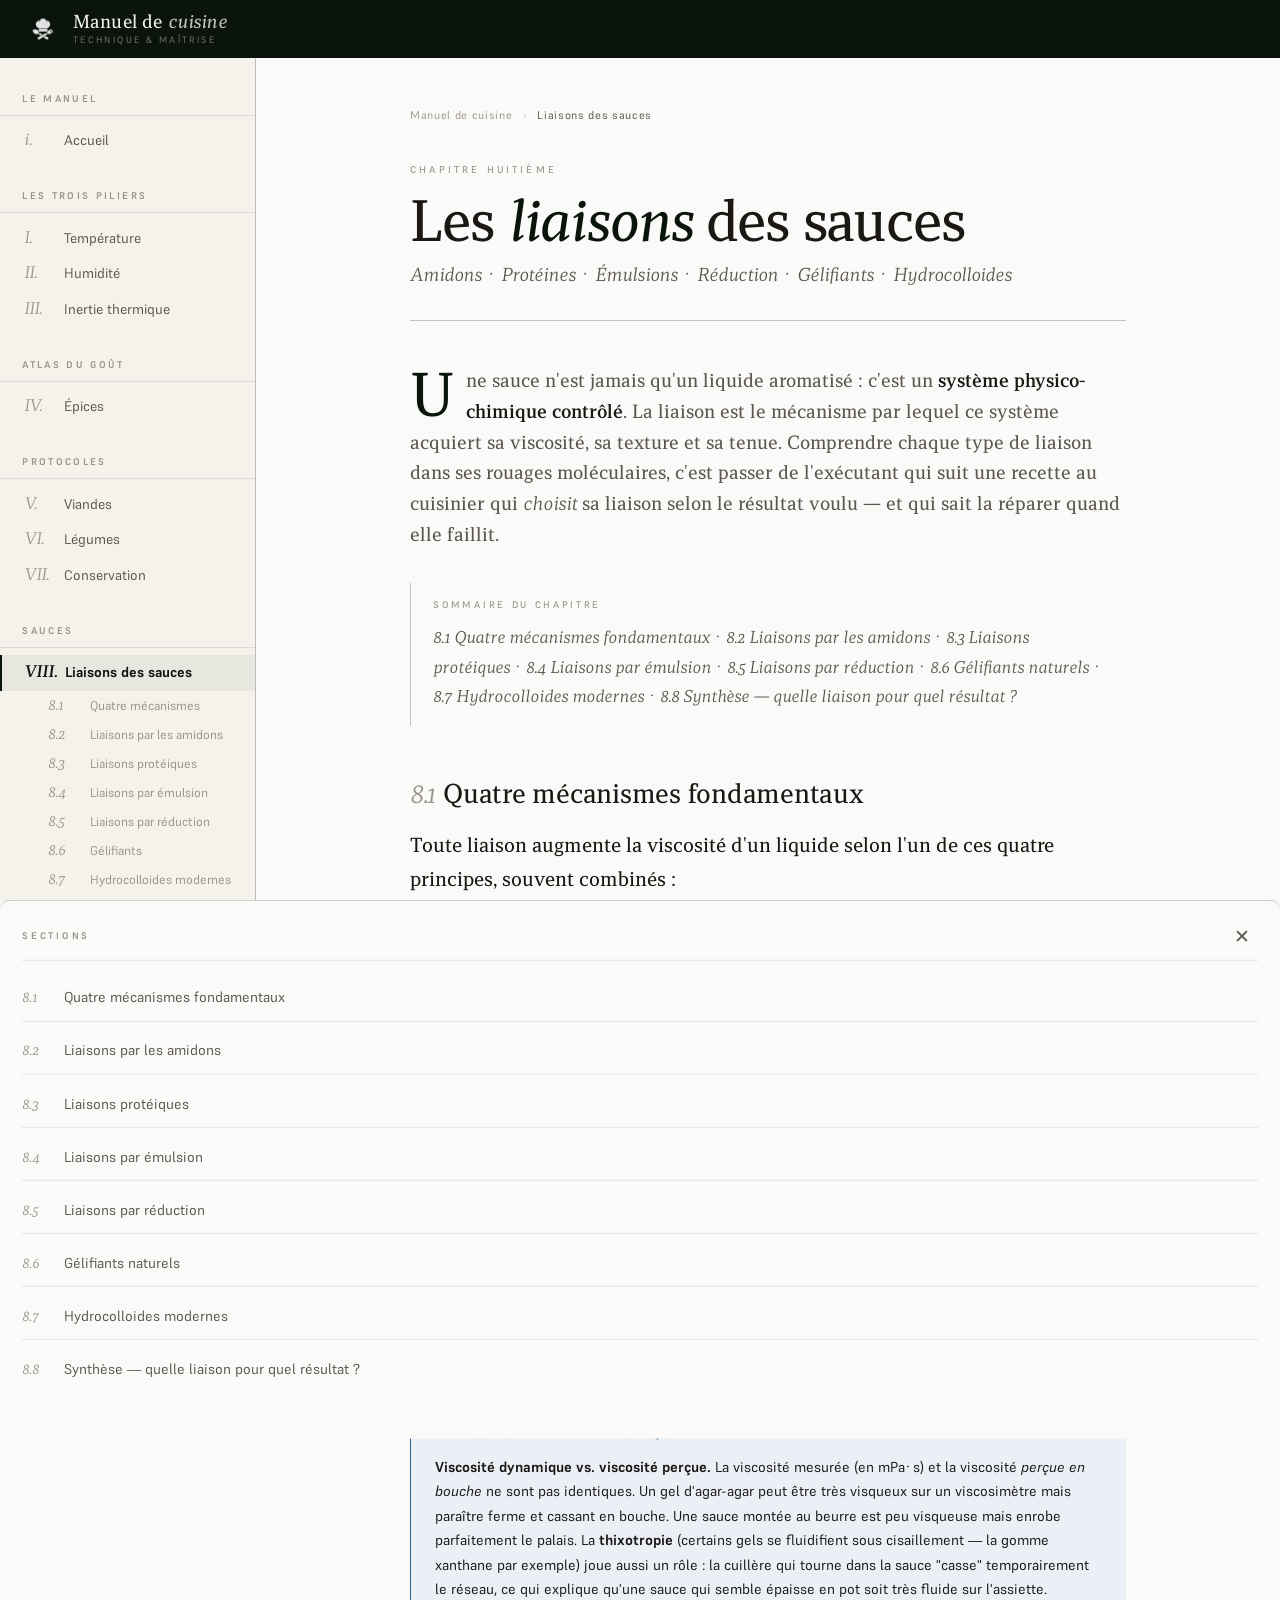
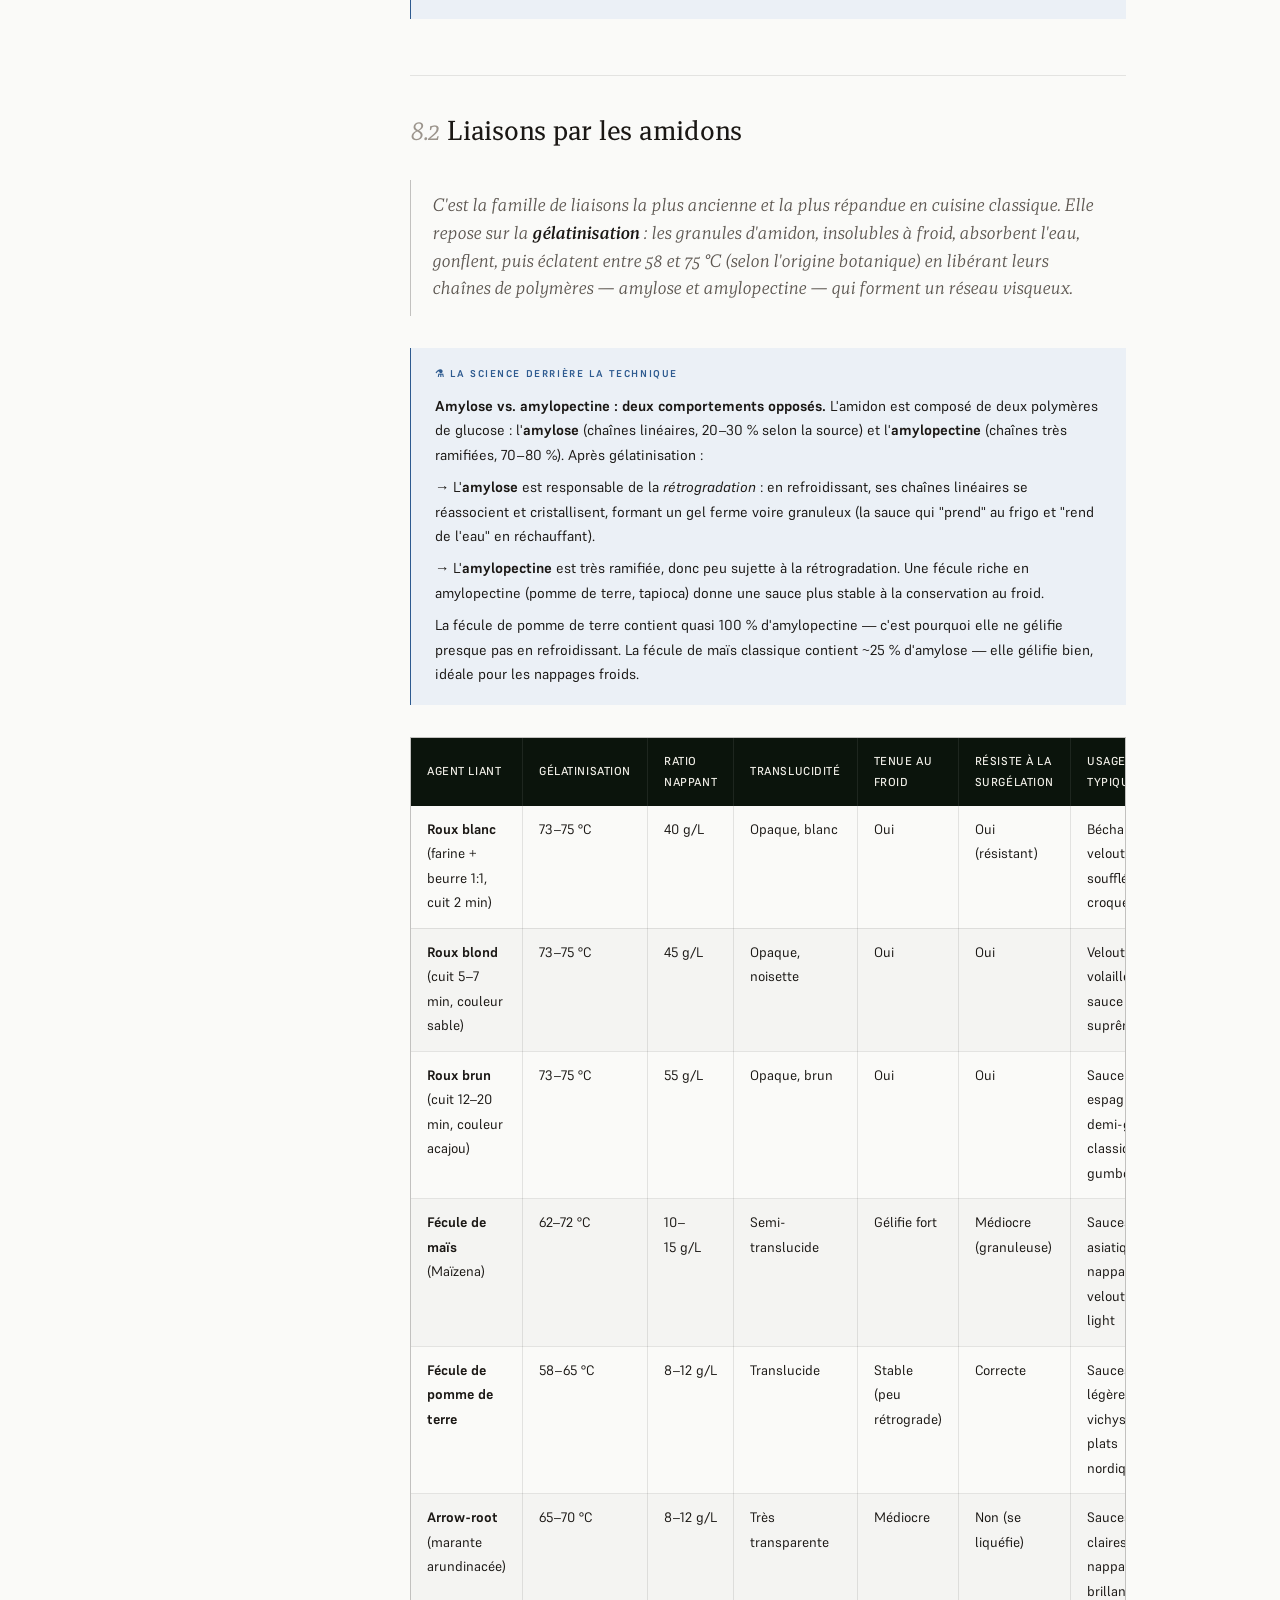
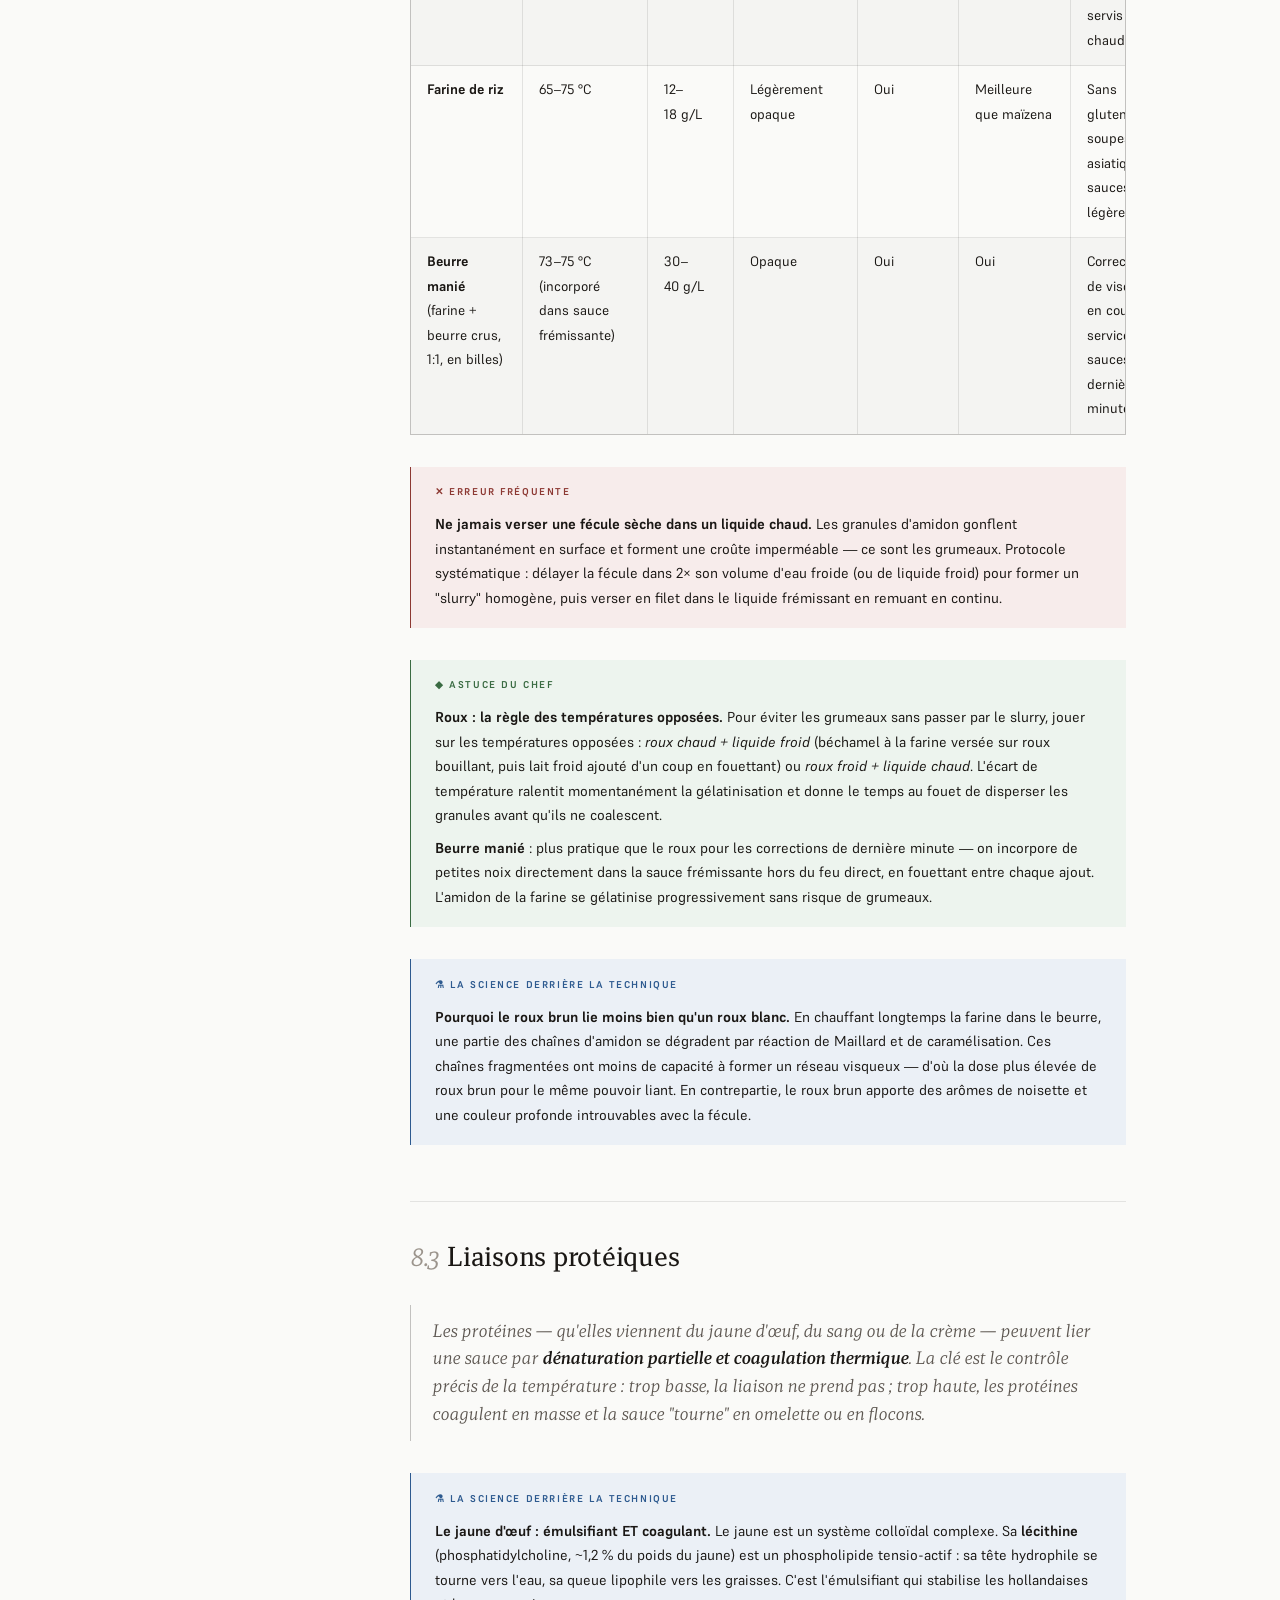
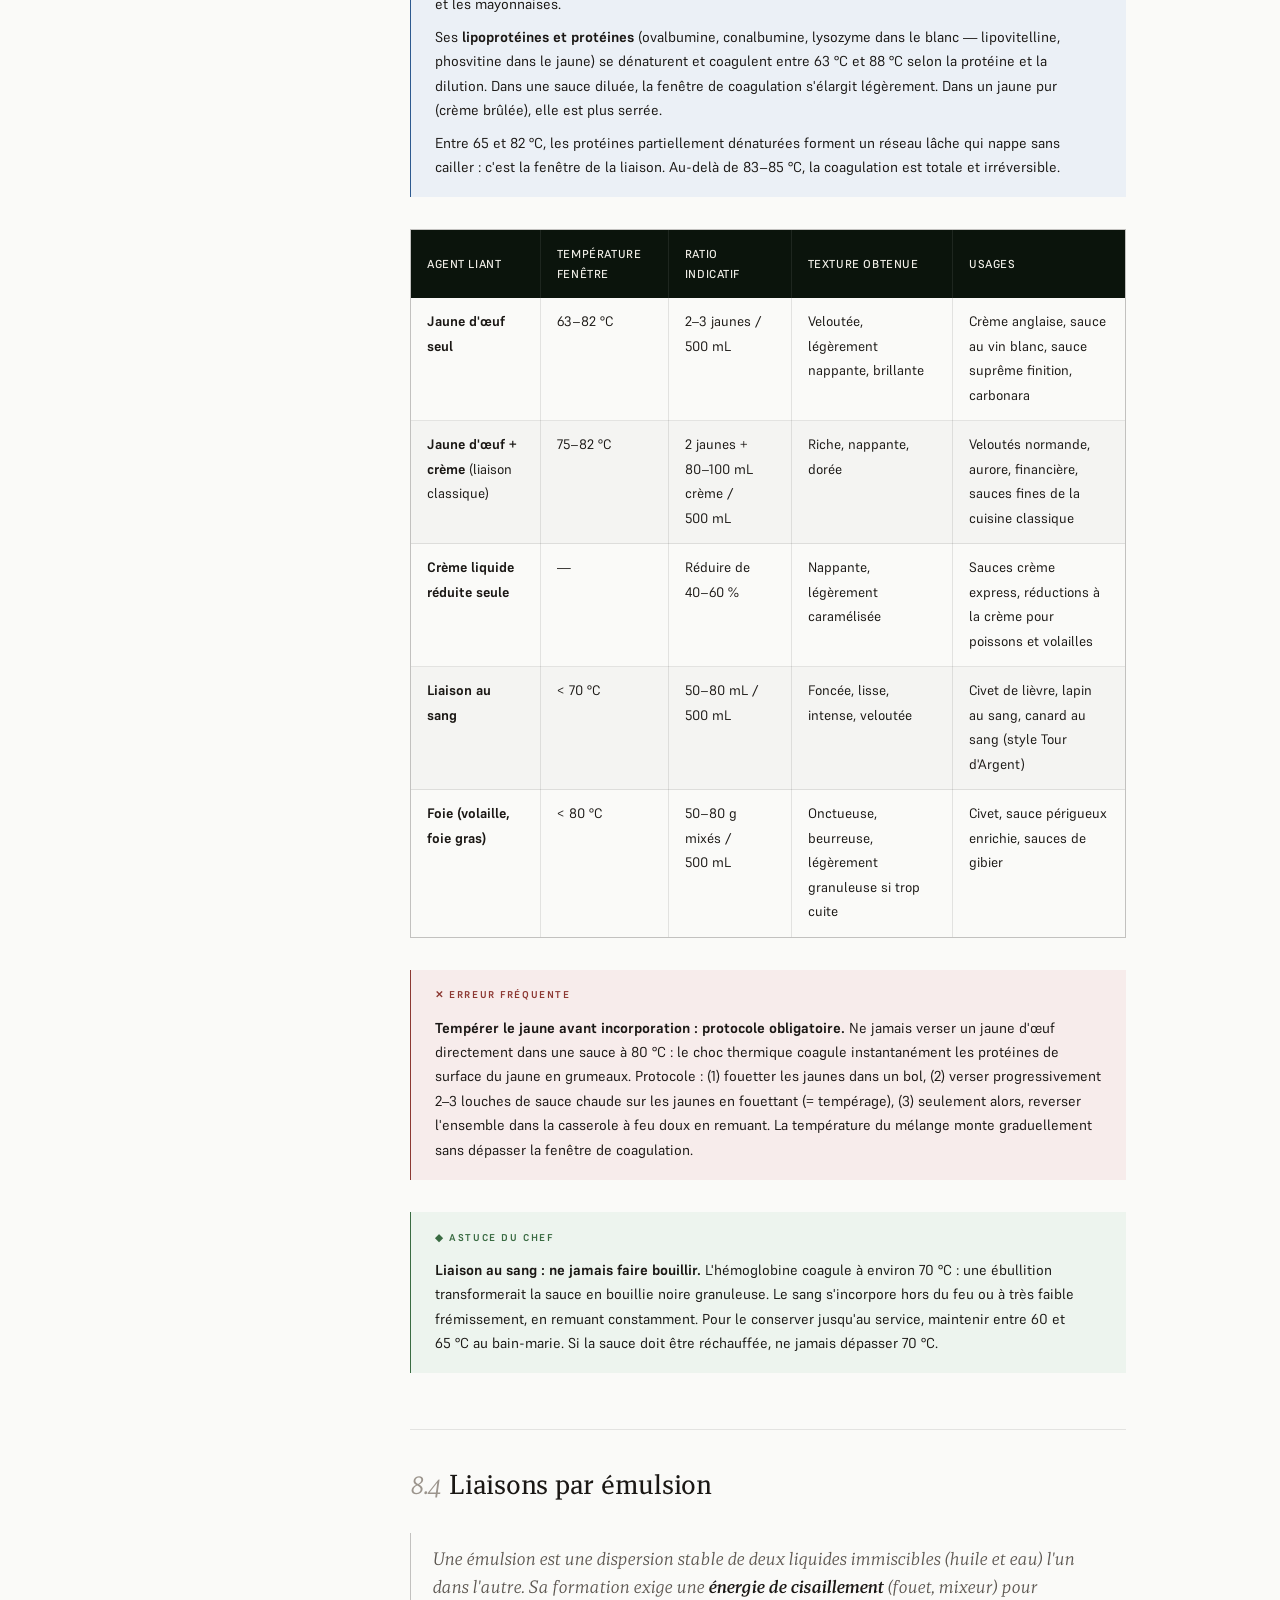
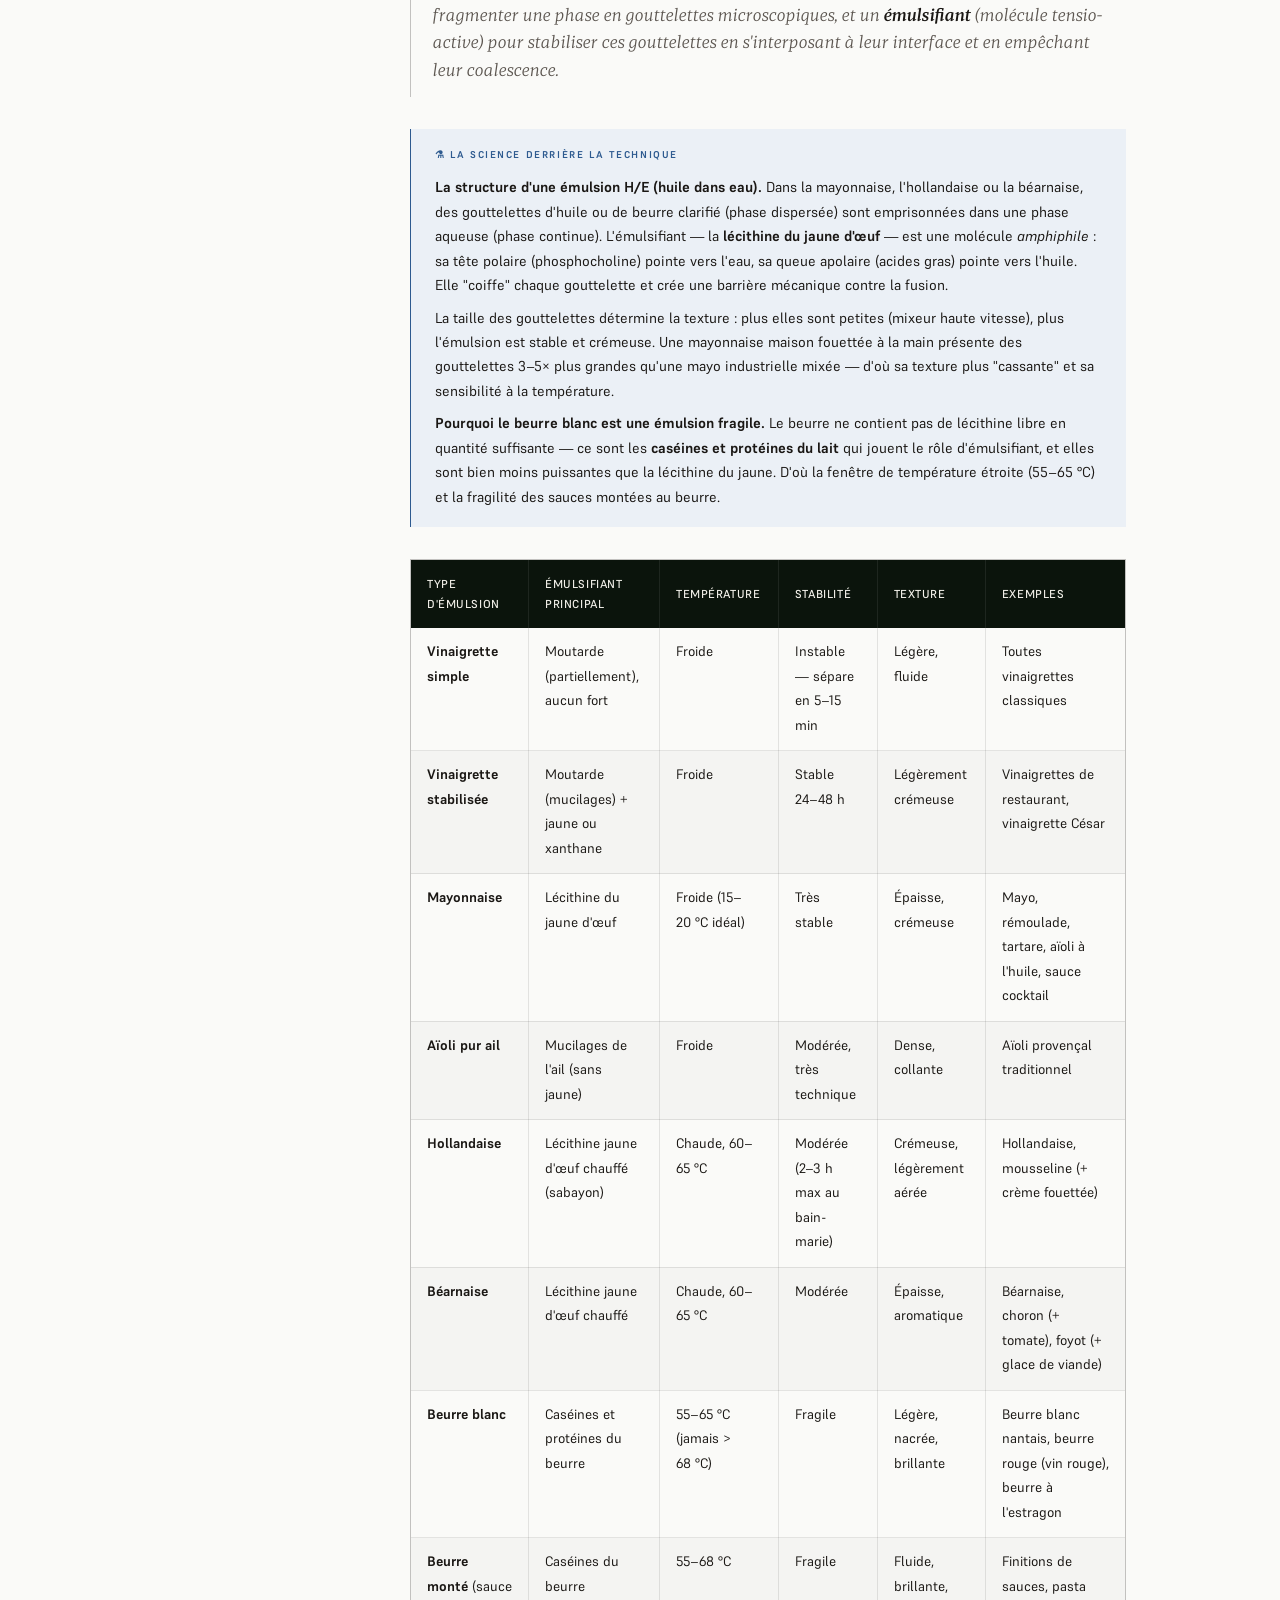
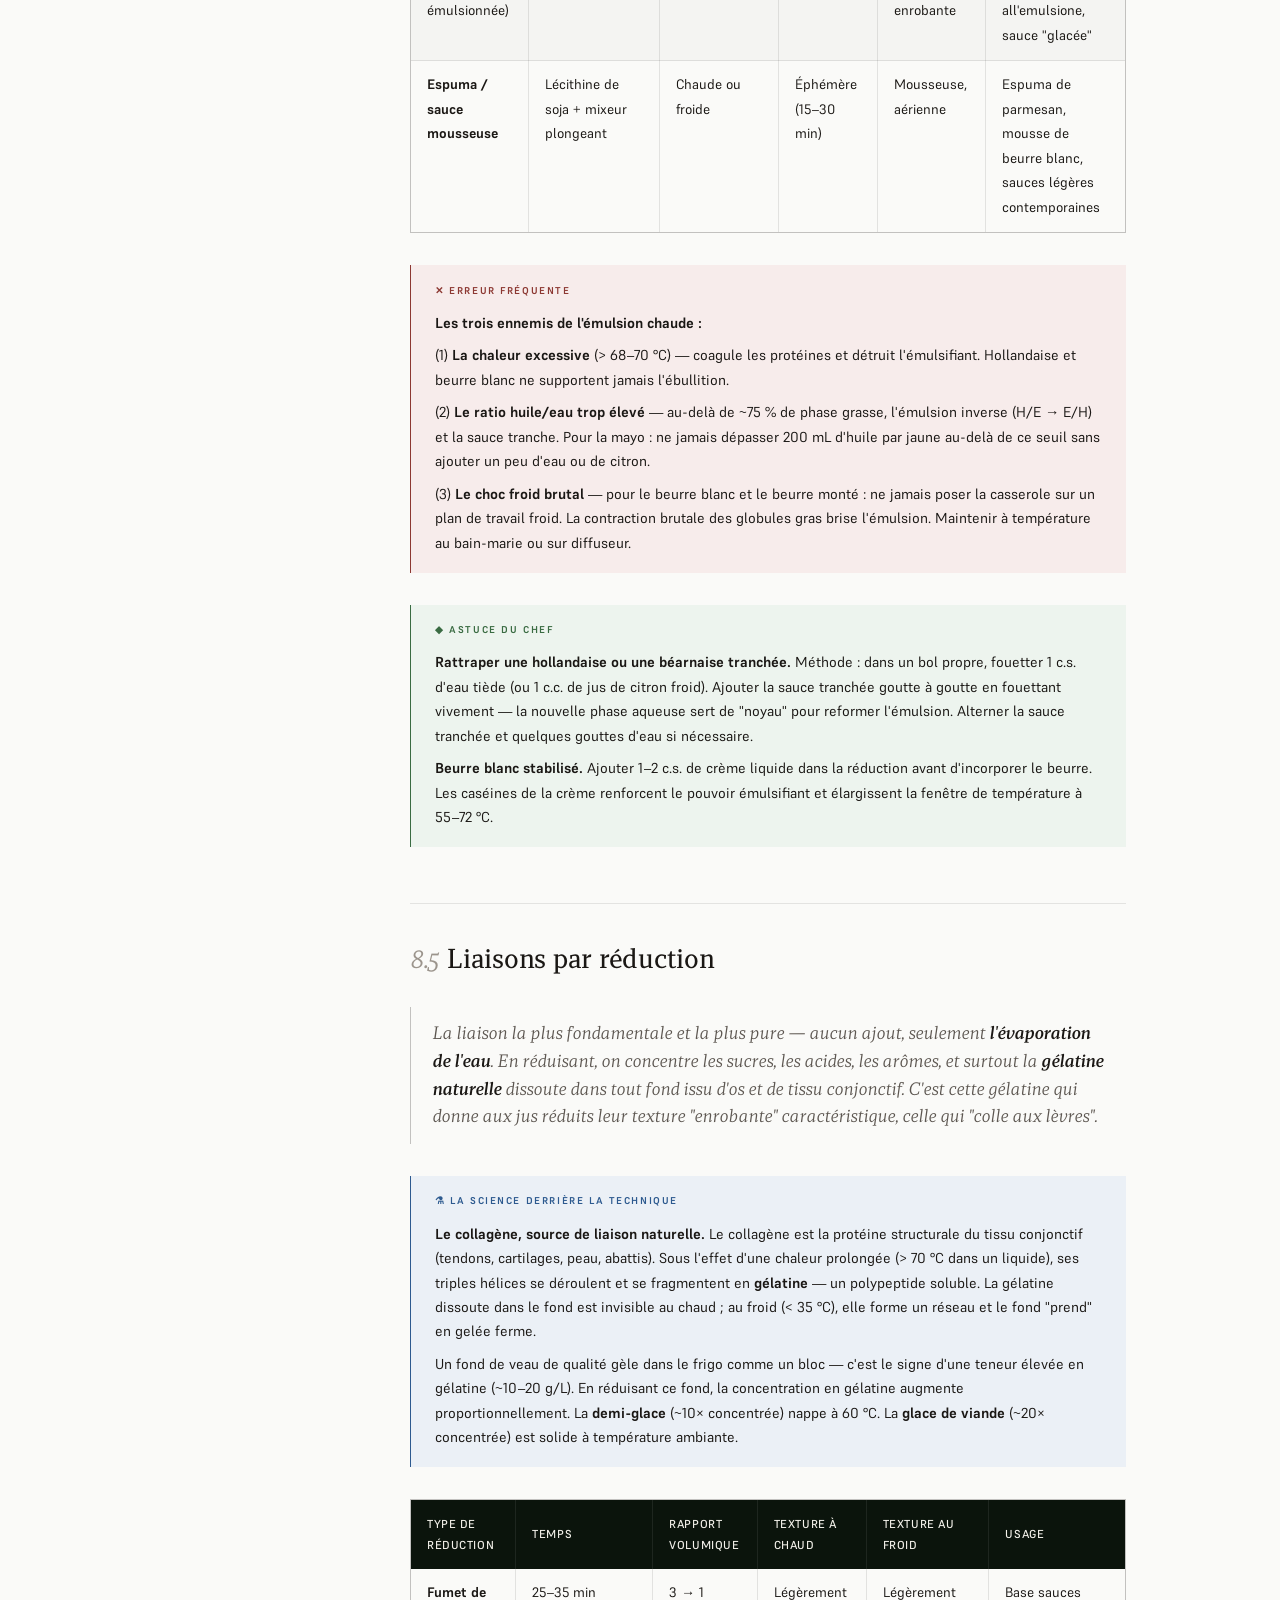
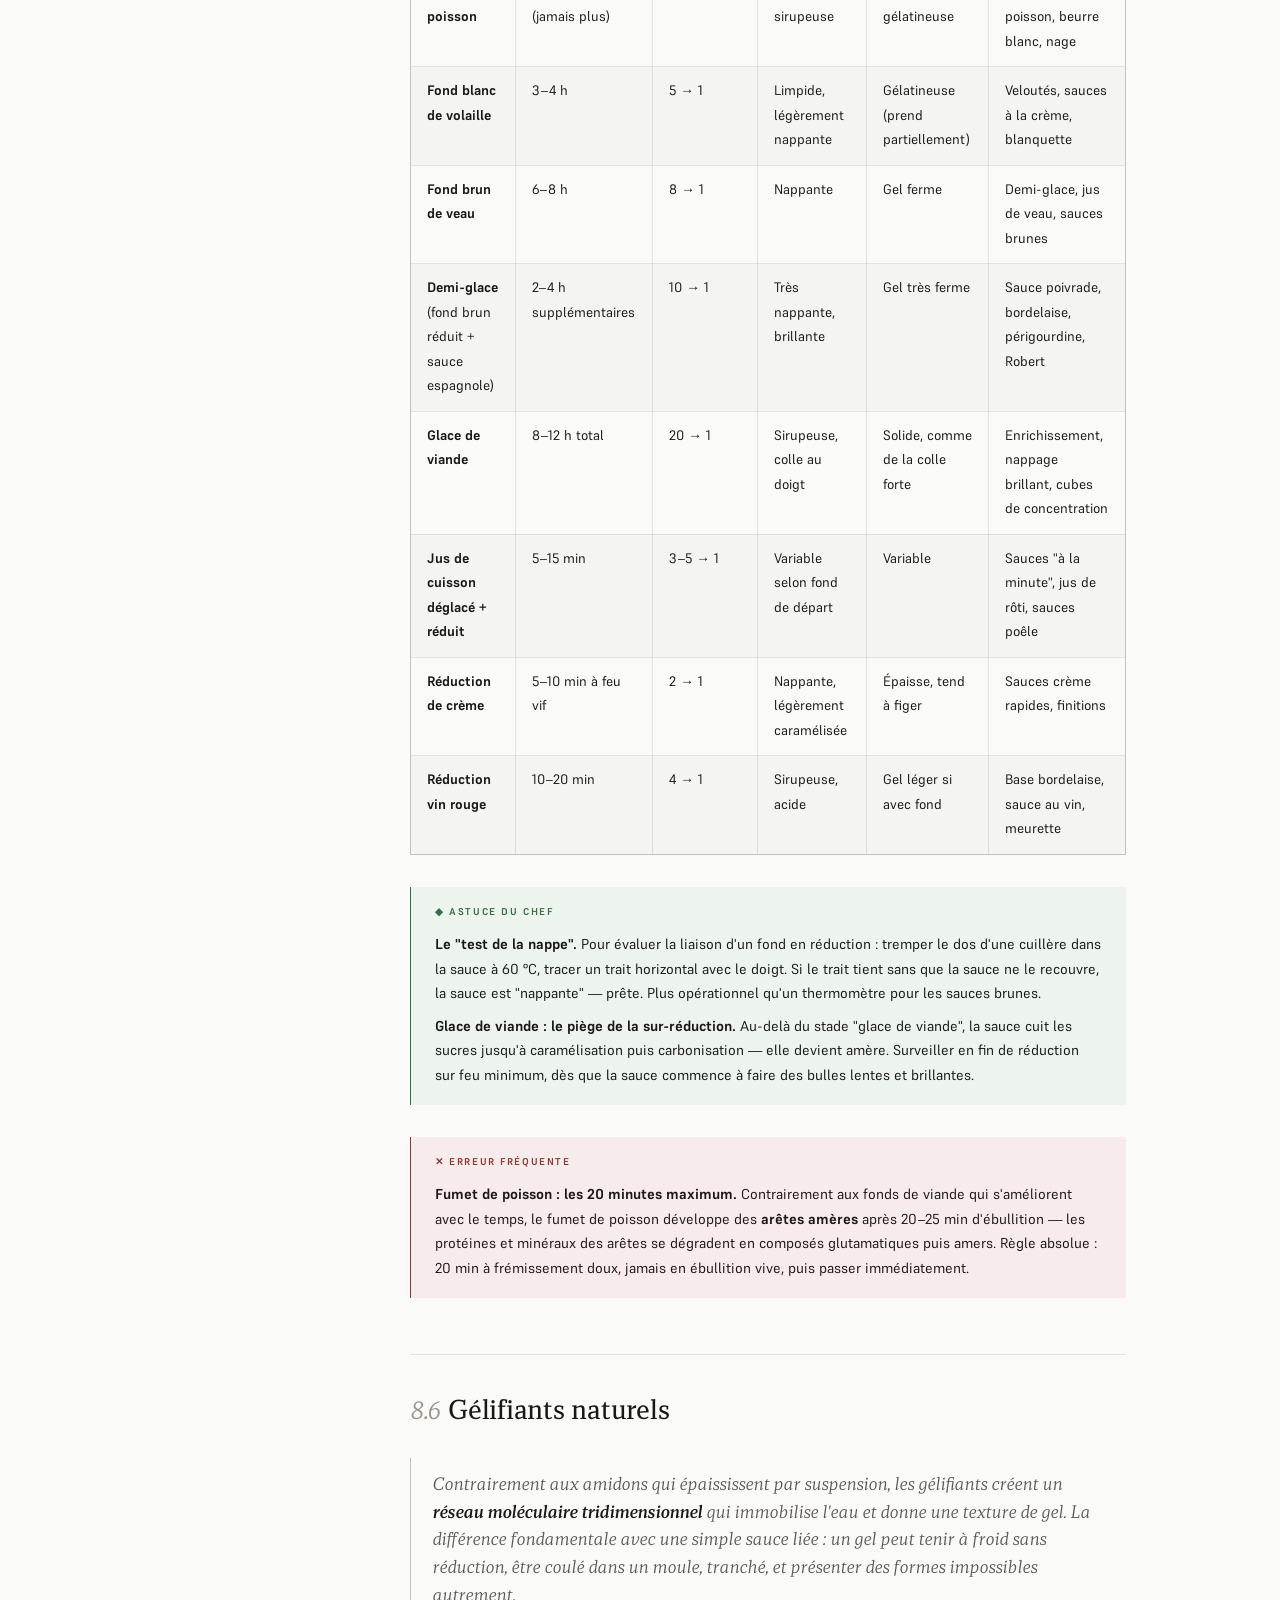
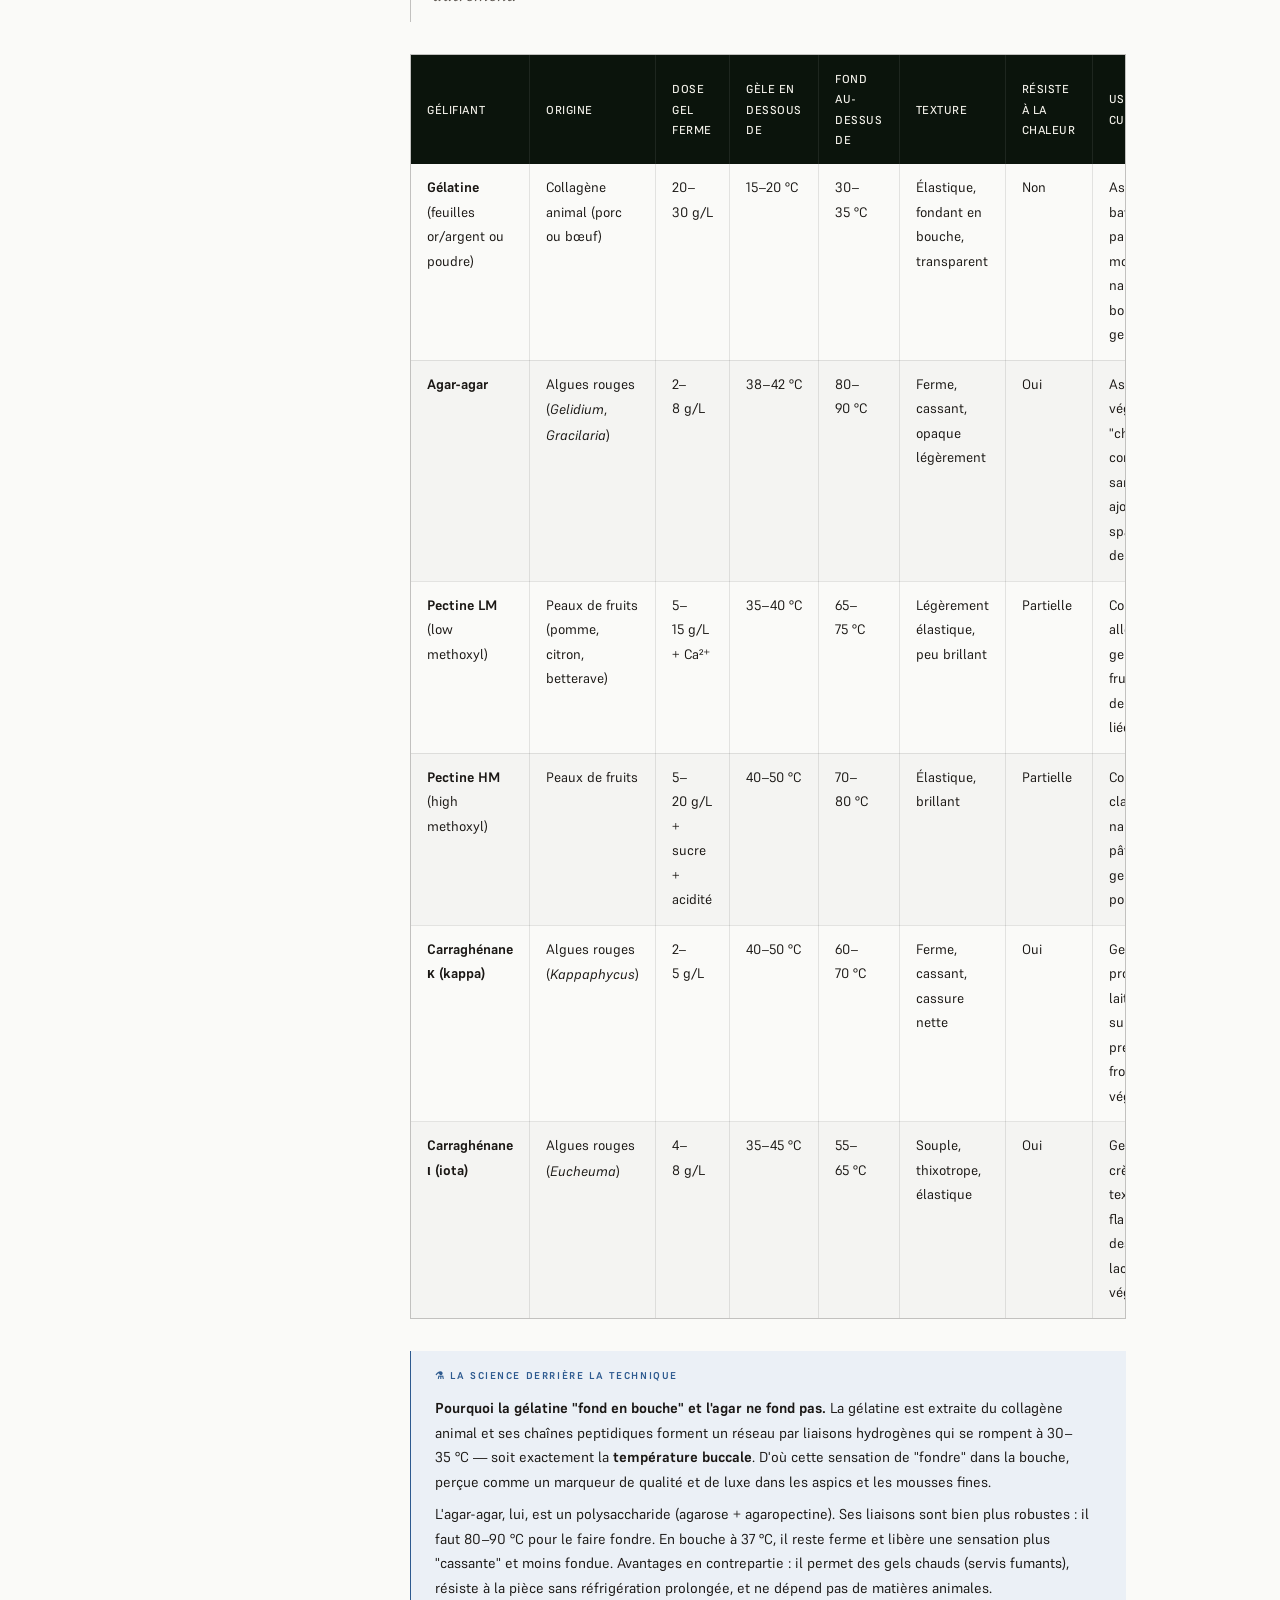
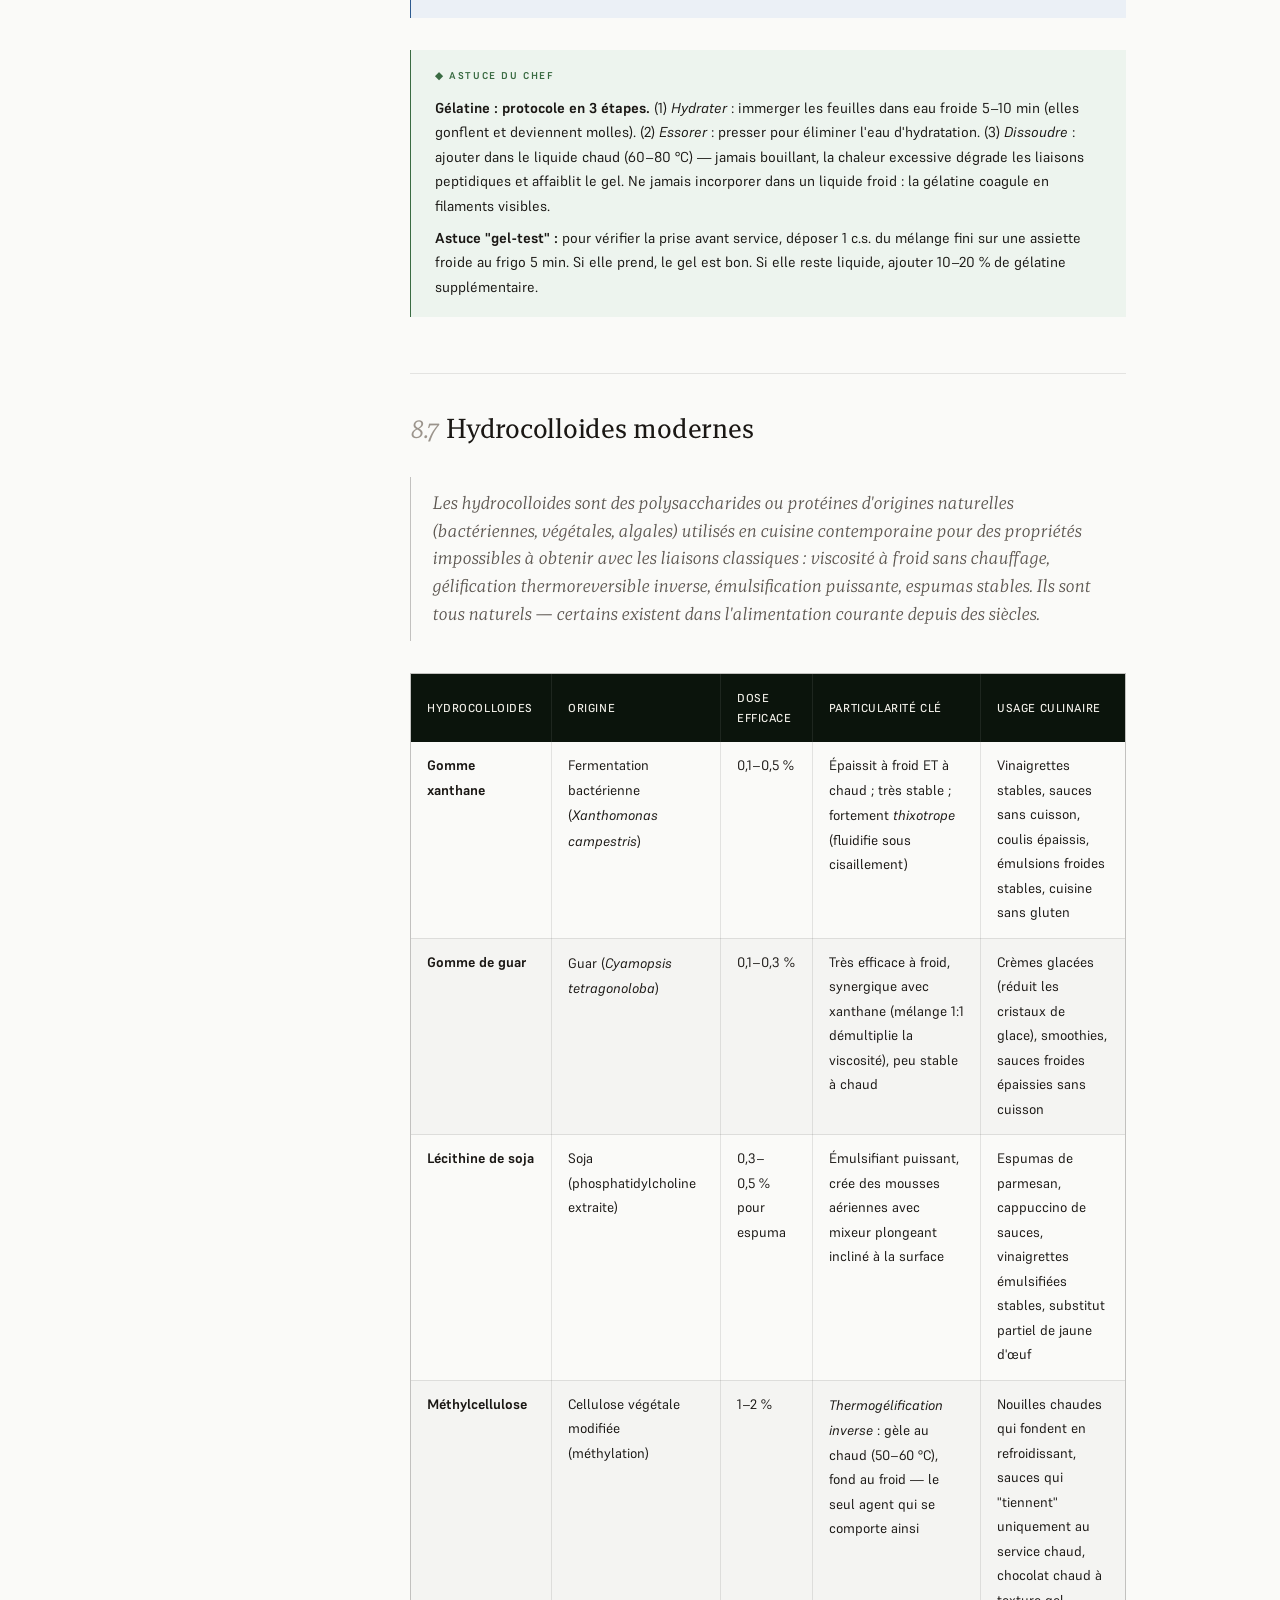
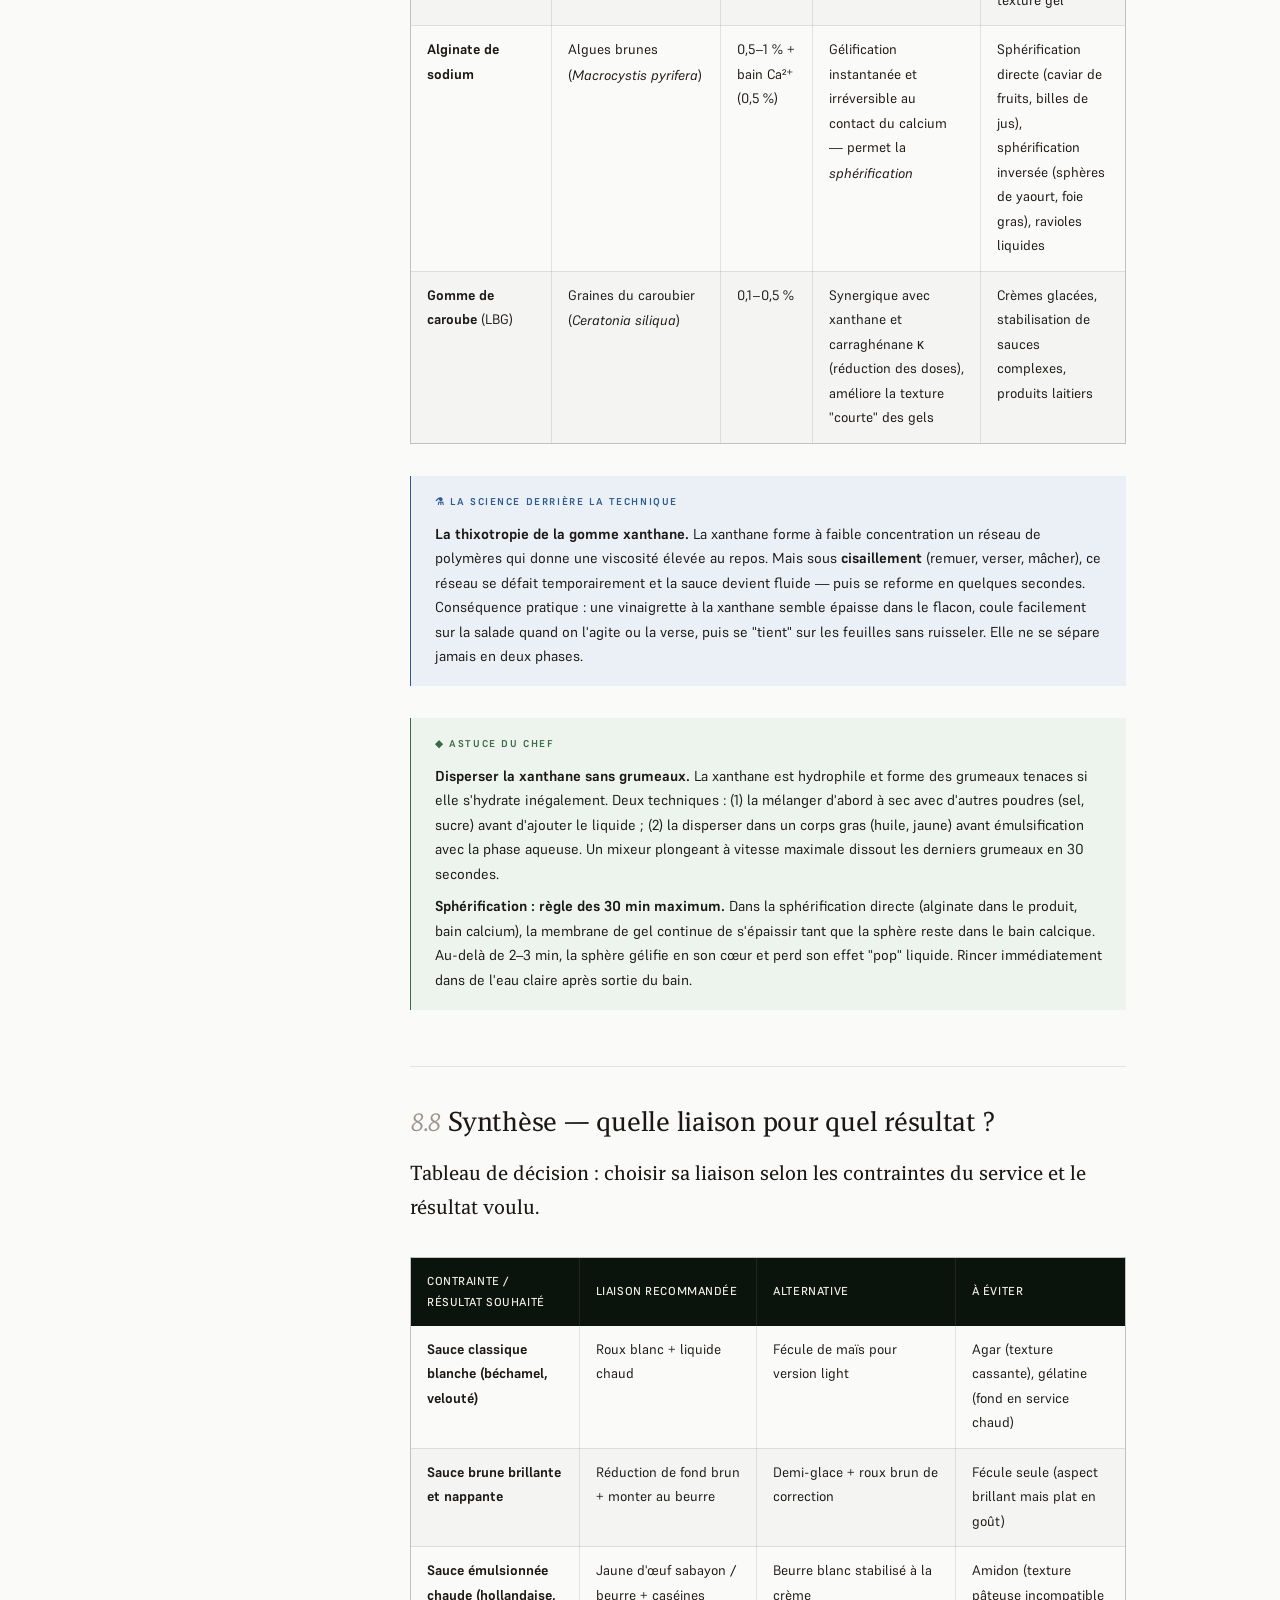
<file: liaisons.html>
<!DOCTYPE html>
<html lang="fr">
<head>
<meta charset="UTF-8">
<meta name="viewport" content="width=device-width, initial-scale=1.0">
<title>Liaisons des sauces — Manuel de cuisine</title>
<link rel="stylesheet" href="assets/style.css">

<!-- PWA meta -->
<link rel="manifest" href="manifest.json">
<meta name="theme-color" content="#0B140C">
<meta name="application-name" content="Manuel de cuisine">
<meta name="apple-mobile-web-app-capable" content="yes">
<meta name="mobile-web-app-capable" content="yes">
<meta name="apple-mobile-web-app-status-bar-style" content="black-translucent">
<meta name="apple-mobile-web-app-title" content="Cuisine">
<link rel="apple-touch-icon" sizes="180x180" href="assets/apple-touch-icon.png">
<link rel="icon" type="image/png" sizes="192x192" href="assets/icon-192.png">
<link rel="icon" type="image/png" sizes="32x32" href="assets/favicon.png">
<link rel="shortcut icon" href="assets/favicon.png">
</head>
<body>

<header class="site-header">
  <a class="brand" href="index.html">
    <img src="assets/chef-transparent.png" class="brand-mark" alt="">
    <span class="brand-text">
      Manuel de <em>cuisine</em>
      <small>Technique &amp; maîtrise</small>
    </span>
  </a>
  <button class="menu-toggle" id="menuToggle" aria-label="Ouvrir le sommaire" aria-expanded="false" aria-controls="sidebar">☰</button>
</header>

<div class="sidebar-backdrop" id="sidebarBackdrop" aria-hidden="true"></div>

<div class="layout">

<aside class="sidebar" id="sidebar" aria-label="Sommaire du manuel">
  <div class="sidebar-section">
    <div class="sidebar-section-title">Le manuel</div>
    <a href="index.html" class="sidebar-link"><span class="num">i.</span>Accueil</a>
  </div>
  <div class="sidebar-section">
    <div class="sidebar-section-title">Les trois piliers</div>
    <a href="pilier-1-temperature.html" class="sidebar-link"><span class="num">I.</span>Température</a>
    <a href="pilier-2-humidite.html" class="sidebar-link"><span class="num">II.</span>Humidité</a>
    <a href="pilier-3-inertie.html" class="sidebar-link"><span class="num">III.</span>Inertie thermique</a>
  </div>
  <div class="sidebar-section">
    <div class="sidebar-section-title">Atlas du goût</div>
    <a href="epices.html" class="sidebar-link"><span class="num">IV.</span>Épices</a>
  </div>
  <div class="sidebar-section">
    <div class="sidebar-section-title">Protocoles</div>
    <a href="viandes.html" class="sidebar-link"><span class="num">V.</span>Viandes</a>
    <a href="legumes.html" class="sidebar-link"><span class="num">VI.</span>Légumes</a>
    <a href="conservation.html" class="sidebar-link"><span class="num">VII.</span>Conservation</a>
  </div>
  <div class="sidebar-section">
    <div class="sidebar-section-title">Sauces</div>
    <a href="liaisons.html" class="sidebar-link current"><span class="num">VIII.</span>Liaisons des sauces</a>
    <a href="liaisons.html#sec-8-1" class="sidebar-sub"><span class="num">8.1</span>Quatre mécanismes</a>
    <a href="liaisons.html#sec-8-2" class="sidebar-sub"><span class="num">8.2</span>Liaisons par les amidons</a>
    <a href="liaisons.html#sec-8-3" class="sidebar-sub"><span class="num">8.3</span>Liaisons protéiques</a>
    <a href="liaisons.html#sec-8-4" class="sidebar-sub"><span class="num">8.4</span>Liaisons par émulsion</a>
    <a href="liaisons.html#sec-8-5" class="sidebar-sub"><span class="num">8.5</span>Liaisons par réduction</a>
    <a href="liaisons.html#sec-8-6" class="sidebar-sub"><span class="num">8.6</span>Gélifiants</a>
    <a href="liaisons.html#sec-8-7" class="sidebar-sub"><span class="num">8.7</span>Hydrocolloides modernes</a>
    <a href="liaisons.html#sec-8-8" class="sidebar-sub"><span class="num">8.8</span>Synthèse</a>
  </div>
  <div class="sidebar-section">
    <div class="sidebar-section-title">Poissons &amp; fruits de mer</div>
    <a href="poisson.html" class="sidebar-link"><span class="num">IX.</span>Cuisson du poisson</a>
  </div>
  <div class="sidebar-section">
    <div class="sidebar-section-title">Ressources</div>
    <a href="biblio.html" class="sidebar-link"><span class="num">vii.</span>Bibliographie</a>
  </div>
</aside>

<main class="content">
<nav class="breadcrumb" aria-label="Fil d'Ariane">
  <a href="index.html">Manuel de cuisine</a>
  <span class="sep">›</span>
  <span class="current">Liaisons des sauces</span>
</nav>

<div class="page-hero">
  <div class="eyebrow">Chapitre huitième</div>
  <h1>Les <em>liaisons</em> des sauces</h1>
  <p class="subtitle">Amidons · Protéines · Émulsions · Réduction · Gélifiants · Hydrocolloides</p>
</div>

<p class="lead">Une sauce n'est jamais qu'un liquide aromatisé&nbsp;: c'est un <strong>système physico-chimique contrôlé</strong>. La liaison est le mécanisme par lequel ce système acquiert sa viscosité, sa texture et sa tenue. Comprendre chaque type de liaison dans ses rouages moléculaires, c'est passer de l'exécutant qui suit une recette au cuisinier qui <em>choisit</em> sa liaison selon le résultat voulu — et qui sait la réparer quand elle faillit.</p>

<div class="chapter-toc">
  <strong>Sommaire du chapitre</strong>
  8.1 Quatre mécanismes fondamentaux · 8.2 Liaisons par les amidons · 8.3 Liaisons protéiques · 8.4 Liaisons par émulsion · 8.5 Liaisons par réduction · 8.6 Gélifiants naturels · 8.7 Hydrocolloides modernes · 8.8 Synthèse — quelle liaison pour quel résultat&nbsp;?
</div>

<!-- ══════════════════════════════════════════════════════ -->
<h3 id="sec-8-1"><span class="h3-num">8.1</span>Quatre mécanismes fondamentaux</h3>

<p>Toute liaison augmente la viscosité d'un liquide selon l'un de ces quatre principes, souvent combinés&nbsp;:</p>

<ol>
  <li><strong>Suspension d'amidon gélatinisé</strong> — des granules d'amidon gonflent dans l'eau chaude et libèrent des chaînes de polymères qui piègent les molécules d'eau entre elles. C'est le mécanisme des roux et des fécules.</li>
  <li><strong>Émulsion</strong> — des gouttelettes d'une phase (huile ou eau) sont dispersées dans l'autre grâce à un émulsifiant tensio-actif (lécithine, caséines). Le résultat n'est pas plus "épais" au sens chimique, mais optiquement opaque et texturalement crémeux.</li>
  <li><strong>Réseau protéique ou polysaccharidique</strong> — des macromolécules (protéines dénaturées, gélatine, agar-agar) forment un réseau tridimensionnel qui immobilise l'eau libre. La texture va du velouté au gel selon la concentration.</li>
  <li><strong>Concentration par évaporation</strong> — l'eau s'évapore et les molécules restantes (sucres, protéines, gélatine de collagène) se retrouvent plus proches les unes des autres&nbsp;: la viscosité augmente sans aucun ajout extérieur.</li>
</ol>

<div class="callout science">
  <span class="callout-title"></span>
  <p><strong>Viscosité dynamique vs. viscosité perçue.</strong> La viscosité mesurée (en mPa·s) et la viscosité <em>perçue en bouche</em> ne sont pas identiques. Un gel d'agar-agar peut être très visqueux sur un viscosimètre mais paraître ferme et cassant en bouche. Une sauce montée au beurre est peu visqueuse mais enrobe parfaitement le palais. La <strong>thixotropie</strong> (certains gels se fluidifient sous cisaillement — la gomme xanthane par exemple) joue aussi un rôle&nbsp;: la cuillère qui tourne dans la sauce "casse" temporairement le réseau, ce qui explique qu'une sauce qui semble épaisse en pot soit très fluide sur l'assiette.</p>
</div>

<!-- ══════════════════════════════════════════════════════ -->
<h3 id="sec-8-2"><span class="h3-num">8.2</span>Liaisons par les amidons</h3>

<p class="family-intro">C'est la famille de liaisons la plus ancienne et la plus répandue en cuisine classique. Elle repose sur la <strong>gélatinisation</strong> : les granules d'amidon, insolubles à froid, absorbent l'eau, gonflent, puis éclatent entre 58 et 75&nbsp;°C (selon l'origine botanique) en libérant leurs chaînes de polymères — amylose et amylopectine — qui forment un réseau visqueux.</p>

<div class="callout science">
  <span class="callout-title"></span>
  <p><strong>Amylose vs. amylopectine&nbsp;: deux comportements opposés.</strong> L'amidon est composé de deux polymères de glucose&nbsp;: l'<strong>amylose</strong> (chaînes linéaires, 20–30&nbsp;% selon la source) et l'<strong>amylopectine</strong> (chaînes très ramifiées, 70–80&nbsp;%). Après gélatinisation&nbsp;:</p>
  <p>→ L'<strong>amylose</strong> est responsable de la <em>rétrogradation</em>&nbsp;: en refroidissant, ses chaînes linéaires se réassocient et cristallisent, formant un gel ferme voire granuleux (la sauce qui "prend" au frigo et "rend de l'eau" en réchauffant).</p>
  <p>→ L'<strong>amylopectine</strong> est très ramifiée, donc peu sujette à la rétrogradation. Une fécule riche en amylopectine (pomme de terre, tapioca) donne une sauce plus stable à la conservation au froid.</p>
  <p>La fécule de pomme de terre contient quasi 100&nbsp;% d'amylopectine — c'est pourquoi elle ne gélifie presque pas en refroidissant. La fécule de maïs classique contient ~25&nbsp;% d'amylose — elle gélifie bien, idéale pour les nappages froids.</p>
</div>

<div class="table-wrapper">
<table>
  <thead>
    <tr>
      <th>Agent liant</th>
      <th>Gélatinisation</th>
      <th>Ratio nappant</th>
      <th>Translucidité</th>
      <th>Tenue au froid</th>
      <th>Résiste à la surgélation</th>
      <th>Usages typiques</th>
    </tr>
  </thead>
  <tbody>
    <tr>
      <td><b>Roux blanc</b> (farine + beurre 1:1, cuit 2 min)</td>
      <td>73–75&nbsp;°C</td>
      <td>40&nbsp;g/L</td>
      <td>Opaque, blanc</td>
      <td>Oui</td>
      <td>Oui (résistant)</td>
      <td>Béchamel, velouté, soufflé, croque</td>
    </tr>
    <tr>
      <td><b>Roux blond</b> (cuit 5–7 min, couleur sable)</td>
      <td>73–75&nbsp;°C</td>
      <td>45&nbsp;g/L</td>
      <td>Opaque, noisette</td>
      <td>Oui</td>
      <td>Oui</td>
      <td>Velouté de volaille, sauce suprême</td>
    </tr>
    <tr>
      <td><b>Roux brun</b> (cuit 12–20 min, couleur acajou)</td>
      <td>73–75&nbsp;°C</td>
      <td>55&nbsp;g/L</td>
      <td>Opaque, brun</td>
      <td>Oui</td>
      <td>Oui</td>
      <td>Sauce espagnole, demi-glace classique, gumbo</td>
    </tr>
    <tr>
      <td><b>Fécule de maïs</b> (Maïzena)</td>
      <td>62–72&nbsp;°C</td>
      <td>10–15&nbsp;g/L</td>
      <td>Semi-translucide</td>
      <td>Gélifie fort</td>
      <td>Médiocre (granuleuse)</td>
      <td>Sauces asiatiques, nappages, veloutés light</td>
    </tr>
    <tr>
      <td><b>Fécule de pomme de terre</b></td>
      <td>58–65&nbsp;°C</td>
      <td>8–12&nbsp;g/L</td>
      <td>Translucide</td>
      <td>Stable (peu rétrograde)</td>
      <td>Correcte</td>
      <td>Sauces légères, vichyssoise, plats nordiques</td>
    </tr>
    <tr>
      <td><b>Arrow-root</b> (marante arundinacée)</td>
      <td>65–70&nbsp;°C</td>
      <td>8–12&nbsp;g/L</td>
      <td>Très transparente</td>
      <td>Médiocre</td>
      <td>Non (se liquéfie)</td>
      <td>Sauces claires, nappages brillants servis chauds</td>
    </tr>
    <tr>
      <td><b>Farine de riz</b></td>
      <td>65–75&nbsp;°C</td>
      <td>12–18&nbsp;g/L</td>
      <td>Légèrement opaque</td>
      <td>Oui</td>
      <td>Meilleure que maïzena</td>
      <td>Sans gluten, soupes asiatiques, sauces légères</td>
    </tr>
    <tr>
      <td><b>Beurre manié</b> (farine + beurre crus, 1:1, en billes)</td>
      <td>73–75&nbsp;°C (incorporé dans sauce frémissante)</td>
      <td>30–40&nbsp;g/L</td>
      <td>Opaque</td>
      <td>Oui</td>
      <td>Oui</td>
      <td>Correction de viscosité en cours de service, sauces de dernière minute</td>
    </tr>
  </tbody>
</table>
</div>

<div class="callout erreur">
  <span class="callout-title"></span>
  <p><strong>Ne jamais verser une fécule sèche dans un liquide chaud.</strong> Les granules d'amidon gonflent instantanément en surface et forment une croûte imperméable — ce sont les grumeaux. Protocole systématique&nbsp;: délayer la fécule dans 2× son volume d'eau froide (ou de liquide froid) pour former un "slurry" homogène, puis verser en filet dans le liquide frémissant en remuant en continu.</p>
</div>

<div class="callout astuce">
  <span class="callout-title"></span>
  <p><strong>Roux&nbsp;: la règle des températures opposées.</strong> Pour éviter les grumeaux sans passer par le slurry, jouer sur les températures opposées&nbsp;: <em>roux chaud + liquide froid</em> (béchamel à la farine versée sur roux bouillant, puis lait froid ajouté d'un coup en fouettant) ou <em>roux froid + liquide chaud</em>. L'écart de température ralentit momentanément la gélatinisation et donne le temps au fouet de disperser les granules avant qu'ils ne coalescent.</p>
  <p><strong>Beurre manié</strong>&nbsp;: plus pratique que le roux pour les corrections de dernière minute — on incorpore de petites noix directement dans la sauce frémissante hors du feu direct, en fouettant entre chaque ajout. L'amidon de la farine se gélatinise progressivement sans risque de grumeaux.</p>
</div>

<div class="callout science">
  <span class="callout-title"></span>
  <p><strong>Pourquoi le roux brun lie moins bien qu'un roux blanc.</strong> En chauffant longtemps la farine dans le beurre, une partie des chaînes d'amidon se dégradent par réaction de Maillard et de caramélisation. Ces chaînes fragmentées ont moins de capacité à former un réseau visqueux — d'où la dose plus élevée de roux brun pour le même pouvoir liant. En contrepartie, le roux brun apporte des arômes de noisette et une couleur profonde introuvables avec la fécule.</p>
</div>

<!-- ══════════════════════════════════════════════════════ -->
<h3 id="sec-8-3"><span class="h3-num">8.3</span>Liaisons protéiques</h3>

<p class="family-intro">Les protéines — qu'elles viennent du jaune d'œuf, du sang ou de la crème — peuvent lier une sauce par <strong>dénaturation partielle et coagulation thermique</strong>. La clé est le contrôle précis de la température&nbsp;: trop basse, la liaison ne prend pas&nbsp;; trop haute, les protéines coagulent en masse et la sauce "tourne" en omelette ou en flocons.</p>

<div class="callout science">
  <span class="callout-title"></span>
  <p><strong>Le jaune d'œuf&nbsp;: émulsifiant ET coagulant.</strong> Le jaune est un système colloïdal complexe. Sa <strong>lécithine</strong> (phosphatidylcholine, ~1,2&nbsp;% du poids du jaune) est un phospholipide tensio-actif&nbsp;: sa tête hydrophile se tourne vers l'eau, sa queue lipophile vers les graisses. C'est l'émulsifiant qui stabilise les hollandaises et les mayonnaises.</p>
  <p>Ses <strong>lipoprotéines et protéines</strong> (ovalbumine, conalbumine, lysozyme dans le blanc — lipovitelline, phosvitine dans le jaune) se dénaturent et coagulent entre 63&nbsp;°C et 88&nbsp;°C selon la protéine et la dilution. Dans une sauce diluée, la fenêtre de coagulation s'élargit légèrement. Dans un jaune pur (crème brûlée), elle est plus serrée.</p>
  <p>Entre 65 et 82&nbsp;°C, les protéines partiellement dénaturées forment un réseau lâche qui nappe sans cailler&nbsp;: c'est la fenêtre de la liaison. Au-delà de 83–85&nbsp;°C, la coagulation est totale et irréversible.</p>
</div>

<div class="table-wrapper">
<table>
  <thead>
    <tr>
      <th>Agent liant</th>
      <th>Température fenêtre</th>
      <th>Ratio indicatif</th>
      <th>Texture obtenue</th>
      <th>Usages</th>
    </tr>
  </thead>
  <tbody>
    <tr>
      <td><b>Jaune d'œuf seul</b></td>
      <td>63–82&nbsp;°C</td>
      <td>2–3 jaunes / 500&nbsp;mL</td>
      <td>Veloutée, légèrement nappante, brillante</td>
      <td>Crème anglaise, sauce au vin blanc, sauce suprême finition, carbonara</td>
    </tr>
    <tr>
      <td><b>Jaune d'œuf + crème</b> (liaison classique)</td>
      <td>75–82&nbsp;°C</td>
      <td>2 jaunes + 80–100&nbsp;mL crème / 500&nbsp;mL</td>
      <td>Riche, nappante, dorée</td>
      <td>Veloutés normande, aurore, financière, sauces fines de la cuisine classique</td>
    </tr>
    <tr>
      <td><b>Crème liquide réduite seule</b></td>
      <td>—</td>
      <td>Réduire de 40–60&nbsp;%</td>
      <td>Nappante, légèrement caramélisée</td>
      <td>Sauces crème express, réductions à la crème pour poissons et volailles</td>
    </tr>
    <tr>
      <td><b>Liaison au sang</b></td>
      <td>&lt; 70&nbsp;°C</td>
      <td>50–80&nbsp;mL / 500&nbsp;mL</td>
      <td>Foncée, lisse, intense, veloutée</td>
      <td>Civet de lièvre, lapin au sang, canard au sang (style Tour d'Argent)</td>
    </tr>
    <tr>
      <td><b>Foie (volaille, foie gras)</b></td>
      <td>&lt; 80&nbsp;°C</td>
      <td>50–80&nbsp;g mixés / 500&nbsp;mL</td>
      <td>Onctueuse, beurreuse, légèrement granuleuse si trop cuite</td>
      <td>Civet, sauce périgueux enrichie, sauces de gibier</td>
    </tr>
  </tbody>
</table>
</div>

<div class="callout erreur">
  <span class="callout-title"></span>
  <p><strong>Tempérer le jaune avant incorporation&nbsp;: protocole obligatoire.</strong> Ne jamais verser un jaune d'œuf directement dans une sauce à 80&nbsp;°C&nbsp;: le choc thermique coagule instantanément les protéines de surface du jaune en grumeaux. Protocole&nbsp;: (1) fouetter les jaunes dans un bol, (2) verser progressivement 2–3 louches de sauce chaude sur les jaunes en fouettant (=&nbsp;tempérage), (3) seulement alors, reverser l'ensemble dans la casserole à feu doux en remuant. La température du mélange monte graduellement sans dépasser la fenêtre de coagulation.</p>
</div>

<div class="callout astuce">
  <span class="callout-title"></span>
  <p><strong>Liaison au sang&nbsp;: ne jamais faire bouillir.</strong> L'hémoglobine coagule à environ 70&nbsp;°C&nbsp;: une ébullition transformerait la sauce en bouillie noire granuleuse. Le sang s'incorpore hors du feu ou à très faible frémissement, en remuant constamment. Pour le conserver jusqu'au service, maintenir entre 60 et 65&nbsp;°C au bain-marie. Si la sauce doit être réchauffée, ne jamais dépasser 70&nbsp;°C.</p>
</div>

<!-- ══════════════════════════════════════════════════════ -->
<h3 id="sec-8-4"><span class="h3-num">8.4</span>Liaisons par émulsion</h3>

<p class="family-intro">Une émulsion est une dispersion stable de deux liquides immiscibles (huile et eau) l'un dans l'autre. Sa formation exige une <strong>énergie de cisaillement</strong> (fouet, mixeur) pour fragmenter une phase en gouttelettes microscopiques, et un <strong>émulsifiant</strong> (molécule tensio-active) pour stabiliser ces gouttelettes en s'interposant à leur interface et en empêchant leur coalescence.</p>

<div class="callout science">
  <span class="callout-title"></span>
  <p><strong>La structure d'une émulsion H/E (huile dans eau).</strong> Dans la mayonnaise, l'hollandaise ou la béarnaise, des gouttelettes d'huile ou de beurre clarifié (phase dispersée) sont emprisonnées dans une phase aqueuse (phase continue). L'émulsifiant — la <strong>lécithine du jaune d'œuf</strong> — est une molécule <em>amphiphile</em>&nbsp;: sa tête polaire (phosphocholine) pointe vers l'eau, sa queue apolaire (acides gras) pointe vers l'huile. Elle "coiffe" chaque gouttelette et crée une barrière mécanique contre la fusion.</p>
  <p>La taille des gouttelettes détermine la texture&nbsp;: plus elles sont petites (mixeur haute vitesse), plus l'émulsion est stable et crémeuse. Une mayonnaise maison fouettée à la main présente des gouttelettes 3–5× plus grandes qu'une mayo industrielle mixée — d'où sa texture plus "cassante" et sa sensibilité à la température.</p>
  <p><strong>Pourquoi le beurre blanc est une émulsion fragile.</strong> Le beurre ne contient pas de lécithine libre en quantité suffisante — ce sont les <strong>caséines et protéines du lait</strong> qui jouent le rôle d'émulsifiant, et elles sont bien moins puissantes que la lécithine du jaune. D'où la fenêtre de température étroite (55–65&nbsp;°C) et la fragilité des sauces montées au beurre.</p>
</div>

<div class="table-wrapper">
<table>
  <thead>
    <tr>
      <th>Type d'émulsion</th>
      <th>Émulsifiant principal</th>
      <th>Température</th>
      <th>Stabilité</th>
      <th>Texture</th>
      <th>Exemples</th>
    </tr>
  </thead>
  <tbody>
    <tr>
      <td><b>Vinaigrette simple</b></td>
      <td>Moutarde (partiellement), aucun fort</td>
      <td>Froide</td>
      <td>Instable — sépare en 5–15 min</td>
      <td>Légère, fluide</td>
      <td>Toutes vinaigrettes classiques</td>
    </tr>
    <tr>
      <td><b>Vinaigrette stabilisée</b></td>
      <td>Moutarde (mucilages) + jaune ou xanthane</td>
      <td>Froide</td>
      <td>Stable 24–48&nbsp;h</td>
      <td>Légèrement crémeuse</td>
      <td>Vinaigrettes de restaurant, vinaigrette César</td>
    </tr>
    <tr>
      <td><b>Mayonnaise</b></td>
      <td>Lécithine du jaune d'œuf</td>
      <td>Froide (15–20&nbsp;°C idéal)</td>
      <td>Très stable</td>
      <td>Épaisse, crémeuse</td>
      <td>Mayo, rémoulade, tartare, aïoli à l'huile, sauce cocktail</td>
    </tr>
    <tr>
      <td><b>Aïoli pur ail</b></td>
      <td>Mucilages de l'ail (sans jaune)</td>
      <td>Froide</td>
      <td>Modérée, très technique</td>
      <td>Dense, collante</td>
      <td>Aïoli provençal traditionnel</td>
    </tr>
    <tr>
      <td><b>Hollandaise</b></td>
      <td>Lécithine jaune d'œuf chauffé (sabayon)</td>
      <td>Chaude, 60–65&nbsp;°C</td>
      <td>Modérée (2–3&nbsp;h max au bain-marie)</td>
      <td>Crémeuse, légèrement aérée</td>
      <td>Hollandaise, mousseline (+ crème fouettée)</td>
    </tr>
    <tr>
      <td><b>Béarnaise</b></td>
      <td>Lécithine jaune d'œuf chauffé</td>
      <td>Chaude, 60–65&nbsp;°C</td>
      <td>Modérée</td>
      <td>Épaisse, aromatique</td>
      <td>Béarnaise, choron (+ tomate), foyot (+ glace de viande)</td>
    </tr>
    <tr>
      <td><b>Beurre blanc</b></td>
      <td>Caséines et protéines du beurre</td>
      <td>55–65&nbsp;°C (jamais &gt; 68&nbsp;°C)</td>
      <td>Fragile</td>
      <td>Légère, nacrée, brillante</td>
      <td>Beurre blanc nantais, beurre rouge (vin rouge), beurre à l'estragon</td>
    </tr>
    <tr>
      <td><b>Beurre monté</b> (sauce émulsionnée)</td>
      <td>Caséines du beurre</td>
      <td>55–68&nbsp;°C</td>
      <td>Fragile</td>
      <td>Fluide, brillante, enrobante</td>
      <td>Finitions de sauces, pasta all'emulsione, sauce "glacée"</td>
    </tr>
    <tr>
      <td><b>Espuma / sauce mousseuse</b></td>
      <td>Lécithine de soja + mixeur plongeant</td>
      <td>Chaude ou froide</td>
      <td>Éphémère (15–30 min)</td>
      <td>Mousseuse, aérienne</td>
      <td>Espuma de parmesan, mousse de beurre blanc, sauces légères contemporaines</td>
    </tr>
  </tbody>
</table>
</div>

<div class="callout erreur">
  <span class="callout-title"></span>
  <p><strong>Les trois ennemis de l'émulsion chaude&nbsp;:</strong></p>
  <p>(1) <strong>La chaleur excessive</strong> (&gt; 68–70&nbsp;°C) — coagule les protéines et détruit l'émulsifiant. Hollandaise et beurre blanc ne supportent jamais l'ébullition.</p>
  <p>(2) <strong>Le ratio huile/eau trop élevé</strong> — au-delà de ~75&nbsp;% de phase grasse, l'émulsion inverse (H/E → E/H) et la sauce tranche. Pour la mayo&nbsp;: ne jamais dépasser 200&nbsp;mL d'huile par jaune au-delà de ce seuil sans ajouter un peu d'eau ou de citron.</p>
  <p>(3) <strong>Le choc froid brutal</strong> — pour le beurre blanc et le beurre monté&nbsp;: ne jamais poser la casserole sur un plan de travail froid. La contraction brutale des globules gras brise l'émulsion. Maintenir à température au bain-marie ou sur diffuseur.</p>
</div>

<div class="callout astuce">
  <span class="callout-title"></span>
  <p><strong>Rattraper une hollandaise ou une béarnaise tranchée.</strong> Méthode&nbsp;: dans un bol propre, fouetter 1 c.s. d'eau tiède (ou 1 c.c. de jus de citron froid). Ajouter la sauce tranchée goutte à goutte en fouettant vivement — la nouvelle phase aqueuse sert de "noyau" pour reformer l'émulsion. Alterner la sauce tranchée et quelques gouttes d'eau si nécessaire.</p>
  <p><strong>Beurre blanc stabilisé.</strong> Ajouter 1–2 c.s. de crème liquide dans la réduction avant d'incorporer le beurre. Les caséines de la crème renforcent le pouvoir émulsifiant et élargissent la fenêtre de température à 55–72&nbsp;°C.</p>
</div>

<!-- ══════════════════════════════════════════════════════ -->
<h3 id="sec-8-5"><span class="h3-num">8.5</span>Liaisons par réduction</h3>

<p class="family-intro">La liaison la plus fondamentale et la plus pure — aucun ajout, seulement <strong>l'évaporation de l'eau</strong>. En réduisant, on concentre les sucres, les acides, les arômes, et surtout la <strong>gélatine naturelle</strong> dissoute dans tout fond issu d'os et de tissu conjonctif. C'est cette gélatine qui donne aux jus réduits leur texture "enrobante" caractéristique, celle qui "colle aux lèvres".</p>

<div class="callout science">
  <span class="callout-title"></span>
  <p><strong>Le collagène, source de liaison naturelle.</strong> Le collagène est la protéine structurale du tissu conjonctif (tendons, cartilages, peau, abattis). Sous l'effet d'une chaleur prolongée (&gt; 70&nbsp;°C dans un liquide), ses triples hélices se déroulent et se fragmentent en <strong>gélatine</strong> — un polypeptide soluble. La gélatine dissoute dans le fond est invisible au chaud&nbsp;; au froid (&lt; 35&nbsp;°C), elle forme un réseau et le fond "prend" en gelée ferme.</p>
  <p>Un fond de veau de qualité gèle dans le frigo comme un bloc — c'est le signe d'une teneur élevée en gélatine (~10–20&nbsp;g/L). En réduisant ce fond, la concentration en gélatine augmente proportionnellement. La <strong>demi-glace</strong> (~10× concentrée) nappe à 60&nbsp;°C. La <strong>glace de viande</strong> (~20× concentrée) est solide à température ambiante.</p>
</div>

<div class="table-wrapper">
<table>
  <thead>
    <tr>
      <th>Type de réduction</th>
      <th>Temps</th>
      <th>Rapport volumique</th>
      <th>Texture à chaud</th>
      <th>Texture au froid</th>
      <th>Usage</th>
    </tr>
  </thead>
  <tbody>
    <tr>
      <td><b>Fumet de poisson</b></td>
      <td>25–35 min (jamais plus)</td>
      <td>3&nbsp;→&nbsp;1</td>
      <td>Légèrement sirupeuse</td>
      <td>Légèrement gélatineuse</td>
      <td>Base sauces poisson, beurre blanc, nage</td>
    </tr>
    <tr>
      <td><b>Fond blanc de volaille</b></td>
      <td>3–4&nbsp;h</td>
      <td>5&nbsp;→&nbsp;1</td>
      <td>Limpide, légèrement nappante</td>
      <td>Gélatineuse (prend partiellement)</td>
      <td>Veloutés, sauces à la crème, blanquette</td>
    </tr>
    <tr>
      <td><b>Fond brun de veau</b></td>
      <td>6–8&nbsp;h</td>
      <td>8&nbsp;→&nbsp;1</td>
      <td>Nappante</td>
      <td>Gel ferme</td>
      <td>Demi-glace, jus de veau, sauces brunes</td>
    </tr>
    <tr>
      <td><b>Demi-glace</b> (fond brun réduit + sauce espagnole)</td>
      <td>2–4&nbsp;h supplémentaires</td>
      <td>10&nbsp;→&nbsp;1</td>
      <td>Très nappante, brillante</td>
      <td>Gel très ferme</td>
      <td>Sauce poivrade, bordelaise, périgourdine, Robert</td>
    </tr>
    <tr>
      <td><b>Glace de viande</b></td>
      <td>8–12&nbsp;h total</td>
      <td>20&nbsp;→&nbsp;1</td>
      <td>Sirupeuse, colle au doigt</td>
      <td>Solide, comme de la colle forte</td>
      <td>Enrichissement, nappage brillant, cubes de concentration</td>
    </tr>
    <tr>
      <td><b>Jus de cuisson déglacé + réduit</b></td>
      <td>5–15 min</td>
      <td>3–5&nbsp;→&nbsp;1</td>
      <td>Variable selon fond de départ</td>
      <td>Variable</td>
      <td>Sauces "à la minute", jus de rôti, sauces poêle</td>
    </tr>
    <tr>
      <td><b>Réduction de crème</b></td>
      <td>5–10 min à feu vif</td>
      <td>2&nbsp;→&nbsp;1</td>
      <td>Nappante, légèrement caramélisée</td>
      <td>Épaisse, tend à figer</td>
      <td>Sauces crème rapides, finitions</td>
    </tr>
    <tr>
      <td><b>Réduction vin rouge</b></td>
      <td>10–20 min</td>
      <td>4&nbsp;→&nbsp;1</td>
      <td>Sirupeuse, acide</td>
      <td>Gel léger si avec fond</td>
      <td>Base bordelaise, sauce au vin, meurette</td>
    </tr>
  </tbody>
</table>
</div>

<div class="callout astuce">
  <span class="callout-title"></span>
  <p><strong>Le "test de la nappe".</strong> Pour évaluer la liaison d'un fond en réduction&nbsp;: tremper le dos d'une cuillère dans la sauce à 60&nbsp;°C, tracer un trait horizontal avec le doigt. Si le trait tient sans que la sauce ne le recouvre, la sauce est "nappante" — prête. Plus opérationnel qu'un thermomètre pour les sauces brunes.</p>
  <p><strong>Glace de viande&nbsp;: le piège de la sur-réduction.</strong> Au-delà du stade "glace de viande", la sauce cuit les sucres jusqu'à caramélisation puis carbonisation — elle devient amère. Surveiller en fin de réduction sur feu minimum, dès que la sauce commence à faire des bulles lentes et brillantes.</p>
</div>

<div class="callout erreur">
  <span class="callout-title"></span>
  <p><strong>Fumet de poisson&nbsp;: les 20 minutes maximum.</strong> Contrairement aux fonds de viande qui s'améliorent avec le temps, le fumet de poisson développe des <strong>arêtes amères</strong> après 20–25 min d'ébullition — les protéines et minéraux des arêtes se dégradent en composés glutamatiques puis amers. Règle absolue&nbsp;: 20 min à frémissement doux, jamais en ébullition vive, puis passer immédiatement.</p>
</div>

<!-- ══════════════════════════════════════════════════════ -->
<h3 id="sec-8-6"><span class="h3-num">8.6</span>Gélifiants naturels</h3>

<p class="family-intro">Contrairement aux amidons qui épaississent par suspension, les gélifiants créent un <strong>réseau moléculaire tridimensionnel</strong> qui immobilise l'eau et donne une texture de gel. La différence fondamentale avec une simple sauce liée&nbsp;: un gel peut tenir à froid sans réduction, être coulé dans un moule, tranché, et présenter des formes impossibles autrement.</p>

<div class="table-wrapper">
<table>
  <thead>
    <tr>
      <th>Gélifiant</th>
      <th>Origine</th>
      <th>Dose gel ferme</th>
      <th>Gèle en dessous de</th>
      <th>Fond au-dessus de</th>
      <th>Texture</th>
      <th>Résiste à la chaleur</th>
      <th>Usage culinaire</th>
    </tr>
  </thead>
  <tbody>
    <tr>
      <td><b>Gélatine</b> (feuilles or/argent ou poudre)</td>
      <td>Collagène animal (porc ou bœuf)</td>
      <td>20–30&nbsp;g/L</td>
      <td>15–20&nbsp;°C</td>
      <td>30–35&nbsp;°C</td>
      <td>Élastique, fondant en bouche, transparent</td>
      <td>Non</td>
      <td>Aspics, bavarois, panna cotta, mousses, nappages, bouillons en gelée</td>
    </tr>
    <tr>
      <td><b>Agar-agar</b></td>
      <td>Algues rouges (<em>Gelidium</em>, <em>Gracilaria</em>)</td>
      <td>2–8&nbsp;g/L</td>
      <td>38–42&nbsp;°C</td>
      <td>80–90&nbsp;°C</td>
      <td>Ferme, cassant, opaque légèrement</td>
      <td>Oui</td>
      <td>Aspics végans, gels "chauds", confiture sans sucre ajouté, spaghettis de saveur</td>
    </tr>
    <tr>
      <td><b>Pectine LM</b> (low methoxyl)</td>
      <td>Peaux de fruits (pomme, citron, betterave)</td>
      <td>5–15&nbsp;g/L + Ca²⁺</td>
      <td>35–40&nbsp;°C</td>
      <td>65–75&nbsp;°C</td>
      <td>Légèrement élastique, peu brillant</td>
      <td>Partielle</td>
      <td>Confitures allégées, gelées de fruit, sauces de fruits liées</td>
    </tr>
    <tr>
      <td><b>Pectine HM</b> (high methoxyl)</td>
      <td>Peaux de fruits</td>
      <td>5–20&nbsp;g/L + sucre + acidité</td>
      <td>40–50&nbsp;°C</td>
      <td>70–80&nbsp;°C</td>
      <td>Élastique, brillant</td>
      <td>Partielle</td>
      <td>Confitures classiques, nappages pâtisserie, gelées de pomme</td>
    </tr>
    <tr>
      <td><b>Carraghénane κ (kappa)</b></td>
      <td>Algues rouges (<em>Kappaphycus</em>)</td>
      <td>2–5&nbsp;g/L</td>
      <td>40–50&nbsp;°C</td>
      <td>60–70&nbsp;°C</td>
      <td>Ferme, cassant, cassure nette</td>
      <td>Oui</td>
      <td>Gels fermes, produits laitiers substitués, préparations fromagères véganes</td>
    </tr>
    <tr>
      <td><b>Carraghénane ι (iota)</b></td>
      <td>Algues rouges (<em>Eucheuma</em>)</td>
      <td>4–8&nbsp;g/L</td>
      <td>35–45&nbsp;°C</td>
      <td>55–65&nbsp;°C</td>
      <td>Souple, thixotrope, élastique</td>
      <td>Oui</td>
      <td>Gels mous, crèmes à texture, flans légers, desserts lacto-végétaux</td>
    </tr>
  </tbody>
</table>
</div>

<div class="callout science">
  <span class="callout-title"></span>
  <p><strong>Pourquoi la gélatine "fond en bouche" et l'agar ne fond pas.</strong> La gélatine est extraite du collagène animal et ses chaînes peptidiques forment un réseau par liaisons hydrogènes qui se rompent à 30–35&nbsp;°C — soit exactement la <strong>température buccale</strong>. D'où cette sensation de "fondre" dans la bouche, perçue comme un marqueur de qualité et de luxe dans les aspics et les mousses fines.</p>
  <p>L'agar-agar, lui, est un polysaccharide (agarose + agaropectine). Ses liaisons sont bien plus robustes&nbsp;: il faut 80–90&nbsp;°C pour le faire fondre. En bouche à 37&nbsp;°C, il reste ferme et libère une sensation plus "cassante" et moins fondue. Avantages en contrepartie&nbsp;: il permet des gels chauds (servis fumants), résiste à la pièce sans réfrigération prolongée, et ne dépend pas de matières animales.</p>
</div>

<div class="callout astuce">
  <span class="callout-title"></span>
  <p><strong>Gélatine&nbsp;: protocole en 3 étapes.</strong> (1) <em>Hydrater</em>&nbsp;: immerger les feuilles dans eau froide 5–10 min (elles gonflent et deviennent molles). (2) <em>Essorer</em>&nbsp;: presser pour éliminer l'eau d'hydratation. (3) <em>Dissoudre</em>&nbsp;: ajouter dans le liquide chaud (60–80&nbsp;°C) — jamais bouillant, la chaleur excessive dégrade les liaisons peptidiques et affaiblit le gel. Ne jamais incorporer dans un liquide froid&nbsp;: la gélatine coagule en filaments visibles.</p>
  <p><strong>Astuce "gel-test"&nbsp;:</strong> pour vérifier la prise avant service, déposer 1 c.s. du mélange fini sur une assiette froide au frigo 5 min. Si elle prend, le gel est bon. Si elle reste liquide, ajouter 10–20&nbsp;% de gélatine supplémentaire.</p>
</div>

<!-- ══════════════════════════════════════════════════════ -->
<h3 id="sec-8-7"><span class="h3-num">8.7</span>Hydrocolloides modernes</h3>

<p class="family-intro">Les hydrocolloides sont des polysaccharides ou protéines d'origines naturelles (bactériennes, végétales, algales) utilisés en cuisine contemporaine pour des propriétés impossibles à obtenir avec les liaisons classiques&nbsp;: viscosité à froid sans chauffage, gélification thermoreversible inverse, émulsification puissante, espumas stables. Ils sont tous naturels — certains existent dans l'alimentation courante depuis des siècles.</p>

<div class="table-wrapper">
<table>
  <thead>
    <tr>
      <th>Hydrocolloides</th>
      <th>Origine</th>
      <th>Dose efficace</th>
      <th>Particularité clé</th>
      <th>Usage culinaire</th>
    </tr>
  </thead>
  <tbody>
    <tr>
      <td><b>Gomme xanthane</b></td>
      <td>Fermentation bactérienne (<em>Xanthomonas campestris</em>)</td>
      <td>0,1–0,5&nbsp;%</td>
      <td>Épaissit à froid ET à chaud&nbsp;; très stable&nbsp;; fortement <em>thixotrope</em> (fluidifie sous cisaillement)</td>
      <td>Vinaigrettes stables, sauces sans cuisson, coulis épaissis, émulsions froides stables, cuisine sans gluten</td>
    </tr>
    <tr>
      <td><b>Gomme de guar</b></td>
      <td>Guar (<em>Cyamopsis tetragonoloba</em>)</td>
      <td>0,1–0,3&nbsp;%</td>
      <td>Très efficace à froid, synergique avec xanthane (mélange 1:1 démultiplie la viscosité), peu stable à chaud</td>
      <td>Crèmes glacées (réduit les cristaux de glace), smoothies, sauces froides épaissies sans cuisson</td>
    </tr>
    <tr>
      <td><b>Lécithine de soja</b></td>
      <td>Soja (phosphatidylcholine extraite)</td>
      <td>0,3–0,5&nbsp;% pour espuma</td>
      <td>Émulsifiant puissant, crée des mousses aériennes avec mixeur plongeant incliné à la surface</td>
      <td>Espumas de parmesan, cappuccino de sauces, vinaigrettes émulsifiées stables, substitut partiel de jaune d'œuf</td>
    </tr>
    <tr>
      <td><b>Méthylcellulose</b></td>
      <td>Cellulose végétale modifiée (méthylation)</td>
      <td>1–2&nbsp;%</td>
      <td><em>Thermogélification inverse</em>&nbsp;: gèle au chaud (50–60&nbsp;°C), fond au froid — le seul agent qui se comporte ainsi</td>
      <td>Nouilles chaudes qui fondent en refroidissant, sauces qui "tiennent" uniquement au service chaud, chocolat chaud à texture gel</td>
    </tr>
    <tr>
      <td><b>Alginate de sodium</b></td>
      <td>Algues brunes (<em>Macrocystis pyrifera</em>)</td>
      <td>0,5–1&nbsp;% + bain Ca²⁺ (0,5&nbsp;%)</td>
      <td>Gélification instantanée et irréversible au contact du calcium — permet la <em>sphérification</em></td>
      <td>Sphérification directe (caviar de fruits, billes de jus), sphérification inversée (sphères de yaourt, foie gras), ravioles liquides</td>
    </tr>
    <tr>
      <td><b>Gomme de caroube</b> (LBG)</td>
      <td>Graines du caroubier (<em>Ceratonia siliqua</em>)</td>
      <td>0,1–0,5&nbsp;%</td>
      <td>Synergique avec xanthane et carraghénane κ (réduction des doses), améliore la texture "courte" des gels</td>
      <td>Crèmes glacées, stabilisation de sauces complexes, produits laitiers</td>
    </tr>
  </tbody>
</table>
</div>

<div class="callout science">
  <span class="callout-title"></span>
  <p><strong>La thixotropie de la gomme xanthane.</strong> La xanthane forme à faible concentration un réseau de polymères qui donne une viscosité élevée au repos. Mais sous <strong>cisaillement</strong> (remuer, verser, mâcher), ce réseau se défait temporairement et la sauce devient fluide — puis se reforme en quelques secondes. Conséquence pratique&nbsp;: une vinaigrette à la xanthane semble épaisse dans le flacon, coule facilement sur la salade quand on l'agite ou la verse, puis se "tient" sur les feuilles sans ruisseler. Elle ne se sépare jamais en deux phases.</p>
</div>

<div class="callout astuce">
  <span class="callout-title"></span>
  <p><strong>Disperser la xanthane sans grumeaux.</strong> La xanthane est hydrophile et forme des grumeaux tenaces si elle s'hydrate inégalement. Deux techniques&nbsp;: (1) la mélanger d'abord à sec avec d'autres poudres (sel, sucre) avant d'ajouter le liquide&nbsp;; (2) la disperser dans un corps gras (huile, jaune) avant émulsification avec la phase aqueuse. Un mixeur plongeant à vitesse maximale dissout les derniers grumeaux en 30 secondes.</p>
  <p><strong>Sphérification&nbsp;: règle des 30 min maximum.</strong> Dans la sphérification directe (alginate dans le produit, bain calcium), la membrane de gel continue de s'épaissir tant que la sphère reste dans le bain calcique. Au-delà de 2–3 min, la sphère gélifie en son cœur et perd son effet "pop" liquide. Rincer immédiatement dans de l'eau claire après sortie du bain.</p>
</div>

<!-- ══════════════════════════════════════════════════════ -->
<h3 id="sec-8-8"><span class="h3-num">8.8</span>Synthèse — quelle liaison pour quel résultat&nbsp;?</h3>

<p>Tableau de décision&nbsp;: choisir sa liaison selon les contraintes du service et le résultat voulu.</p>

<div class="table-wrapper">
<table>
  <thead>
    <tr>
      <th>Contrainte / Résultat souhaité</th>
      <th>Liaison recommandée</th>
      <th>Alternative</th>
      <th>À éviter</th>
    </tr>
  </thead>
  <tbody>
    <tr>
      <td><b>Sauce classique blanche (béchamel, velouté)</b></td>
      <td>Roux blanc + liquide chaud</td>
      <td>Fécule de maïs pour version light</td>
      <td>Agar (texture cassante), gélatine (fond en service chaud)</td>
    </tr>
    <tr>
      <td><b>Sauce brune brillante et nappante</b></td>
      <td>Réduction de fond brun + monter au beurre</td>
      <td>Demi-glace + roux brun de correction</td>
      <td>Fécule seule (aspect brillant mais plat en goût)</td>
    </tr>
    <tr>
      <td><b>Sauce émulsionnée chaude (hollandaise, beurre blanc)</b></td>
      <td>Jaune d'œuf sabayon / beurre + caséines</td>
      <td>Beurre blanc stabilisé à la crème</td>
      <td>Amidon (texture pâteuse incompatible avec la légèreté)</td>
    </tr>
    <tr>
      <td><b>Vinaigrette stable (ne sépare pas)</b></td>
      <td>Gomme xanthane (0,15&nbsp;%)</td>
      <td>Moutarde + jaune d'œuf pour mayo allégée</td>
      <td>Gélatine (gélifie au frigo)</td>
    </tr>
    <tr>
      <td><b>Sauce servie à chaud sans dernière minute</b></td>
      <td>Roux + fond (tient 2–3&nbsp;h au bain-marie)</td>
      <td>Réduction crémeuse</td>
      <td>Liaison jaune d'œuf seul (sensible à la chaleur prolongée)</td>
    </tr>
    <tr>
      <td><b>Sauce vegane (sans produits animaux)</b></td>
      <td>Agar-agar, xanthane, ou réduction végétale</td>
      <td>Fécule, arrow-root, pectine</td>
      <td>Gélatine, jaune d'œuf, sang, foie</td>
    </tr>
    <tr>
      <td><b>Sauce sans gluten</b></td>
      <td>Fécule de maïs, fécule de pomme de terre, arrow-root</td>
      <td>Agar, xanthane, farine de riz</td>
      <td>Roux à la farine de blé</td>
    </tr>
    <tr>
      <td><b>Nappage froid (aspic, gelée)</b></td>
      <td>Gélatine (fondant en bouche)</td>
      <td>Agar-agar si service à température ambiante chaude</td>
      <td>Amidon (texture pâteuse au froid)</td>
    </tr>
    <tr>
      <td><b>Sauce servie chaude avec texture de gel (technique)</b></td>
      <td>Agar-agar (gel stable à chaud)</td>
      <td>Méthylcellulose (gélifie chaud, fond froid)</td>
      <td>Gélatine (fond à 35&nbsp;°C)</td>
    </tr>
    <tr>
      <td><b>Sauce mousseuse / espuma légère</b></td>
      <td>Lécithine de soja + mixeur plongeant</td>
      <td>Crème montée incorporée à la dernière minute</td>
      <td>Amidon (poids, perd la légèreté aérienne)</td>
    </tr>
    <tr>
      <td><b>Sauce avec maximum de goût concentré (viande)</b></td>
      <td>Réduction de fond + glace de viande + beurre monté</td>
      <td>Demi-glace + roux brun très léger</td>
      <td>Fécule seule (dilue la perception des arômes Maillard)</td>
    </tr>
    <tr>
      <td><b>Sauce stabilisée pour service en saucière (restaurant)</b></td>
      <td>Roux + fond OR réduction + crème + roux de correction</td>
      <td>Xanthane à 0,1&nbsp;% pour sauces froides</td>
      <td>Émulsions au beurre (instables au-delà de 45 min)</td>
    </tr>
    <tr>
      <td><b>Sauce froide très veloutée (coulis, gazpacho lié)</b></td>
      <td>Xanthane 0,1–0,2&nbsp;% + mixeur</td>
      <td>Fécule de pomme de terre diluée à froid puis chauffée puis refroidie</td>
      <td>Agar ou gélatine (texture cassante)</td>
    </tr>
  </tbody>
</table>
</div>

<blockquote>
  La sauce est la partie la plus difficile et la plus honorable de la cuisine. Elle exige du goût, de l'expérience et un palais exercé. Une bonne sauce peut racheter un mauvais plat&nbsp;; une mauvaise sauce peut tuer un bon.
  <cite>Auguste Escoffier, <em>Le Guide Culinaire</em>, 1903</cite>
</blockquote>

<p>La maîtrise des liaisons, c'est en définitive la maîtrise de la <em>texture</em> — ce troisième axe de la cuisine professionnelle, après le goût et les arômes, que le palais du convive ressent avant même de l'analyser. Un cuisinier qui comprend pourquoi sa sauce lie peut choisir librement, adapter, improviser&nbsp;: il n'est plus contraint par la recette, mais guidé par la physique.</p>

<nav class="pager" aria-label="Pagination">
  <a class="pager-link prev" href="conservation.html">
    <span class="pager-dir">Précédent</span>
    <span class="pager-title">Conservation des produits</span>
  </a>
  <a class="pager-link next" href="poisson.html">
    <span class="pager-dir">Suivant</span>
    <span class="pager-title">Cuisson du poisson</span>
  </a>
</nav>
</main>

</div>

<footer class="site-footer">
  Manuel technique compilé à partir des sources citées · <a href="biblio.html">Bibliographie</a> · Tous droits aux auteurs respectifs
</footer>

<script src="assets/sidebar.js"></script>

<script src="assets/toc.js"></script>

<script>
if ('serviceWorker' in navigator) {
  window.addEventListener('load', function () {
    navigator.serviceWorker.register('service-worker.js').catch(function (err) {
      console.warn('SW registration failed:', err);
    });
  });
}
</script>
</body>
</html>
</file>
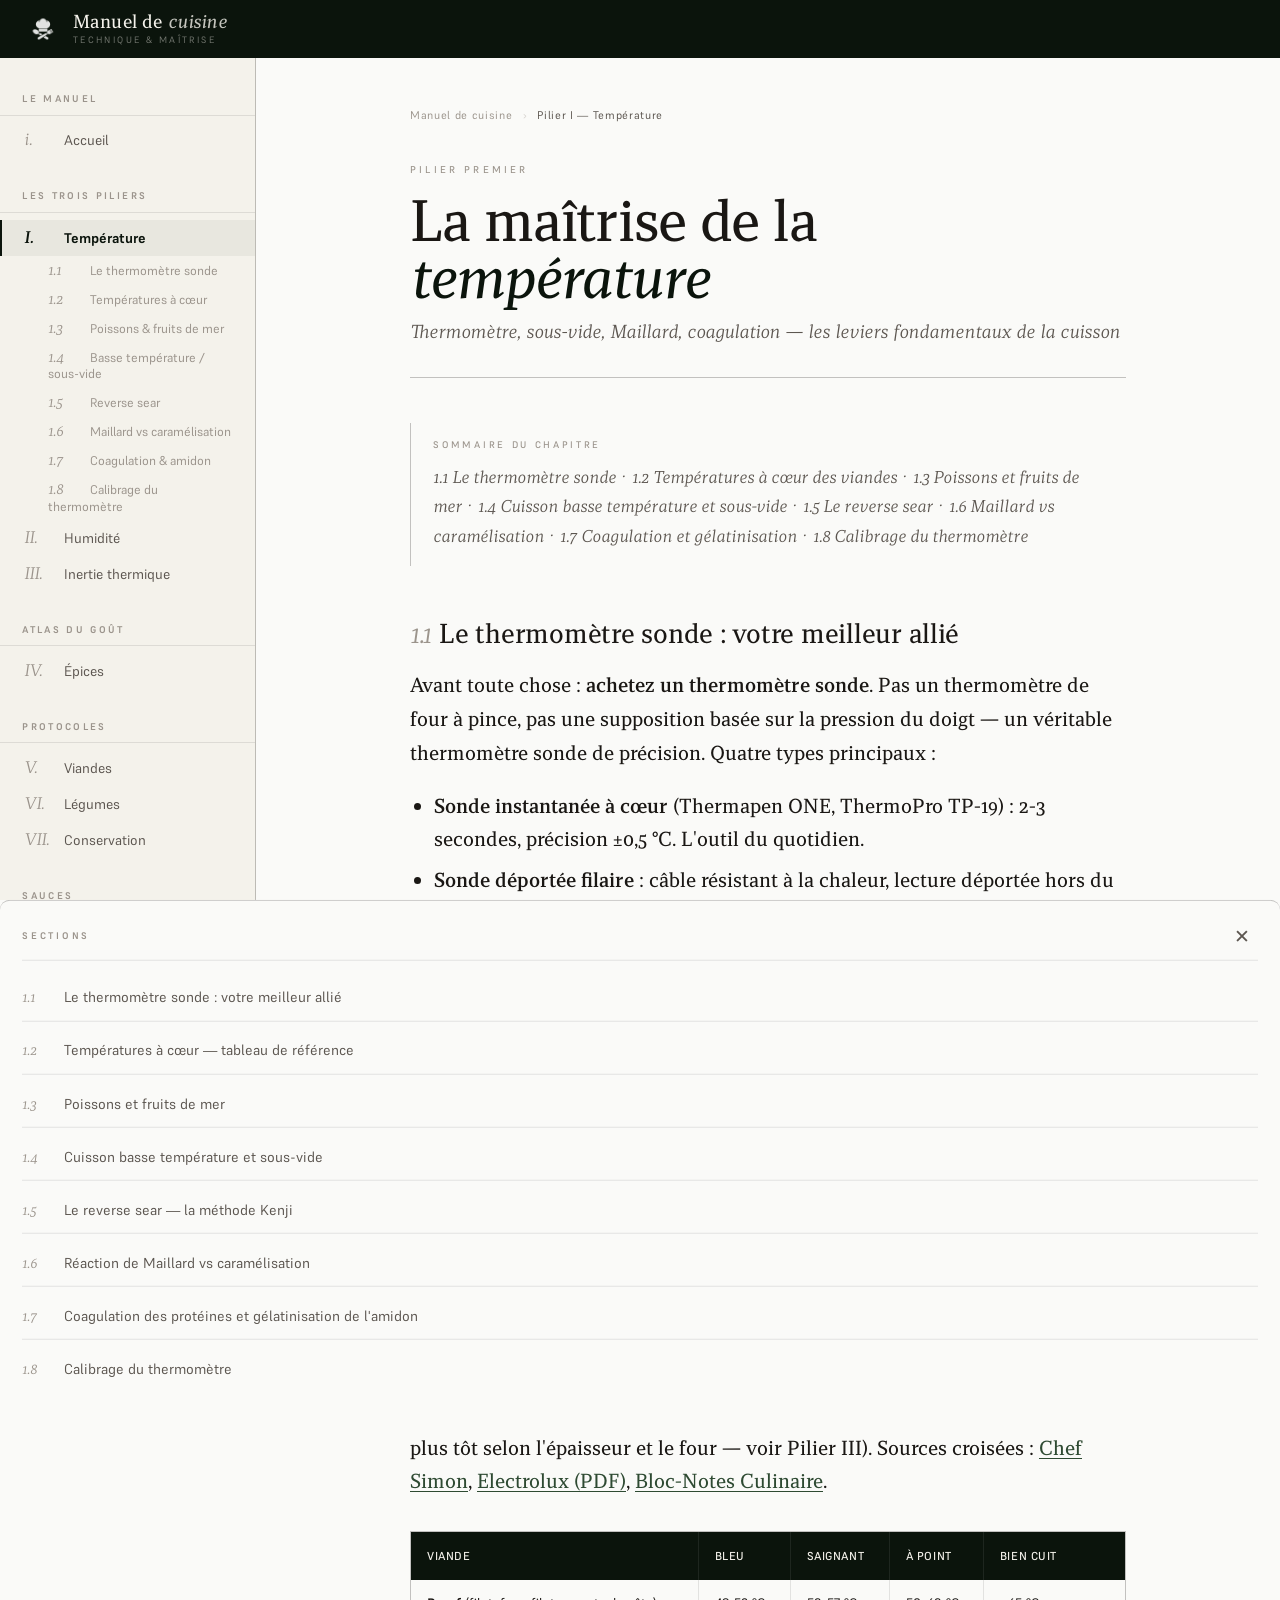
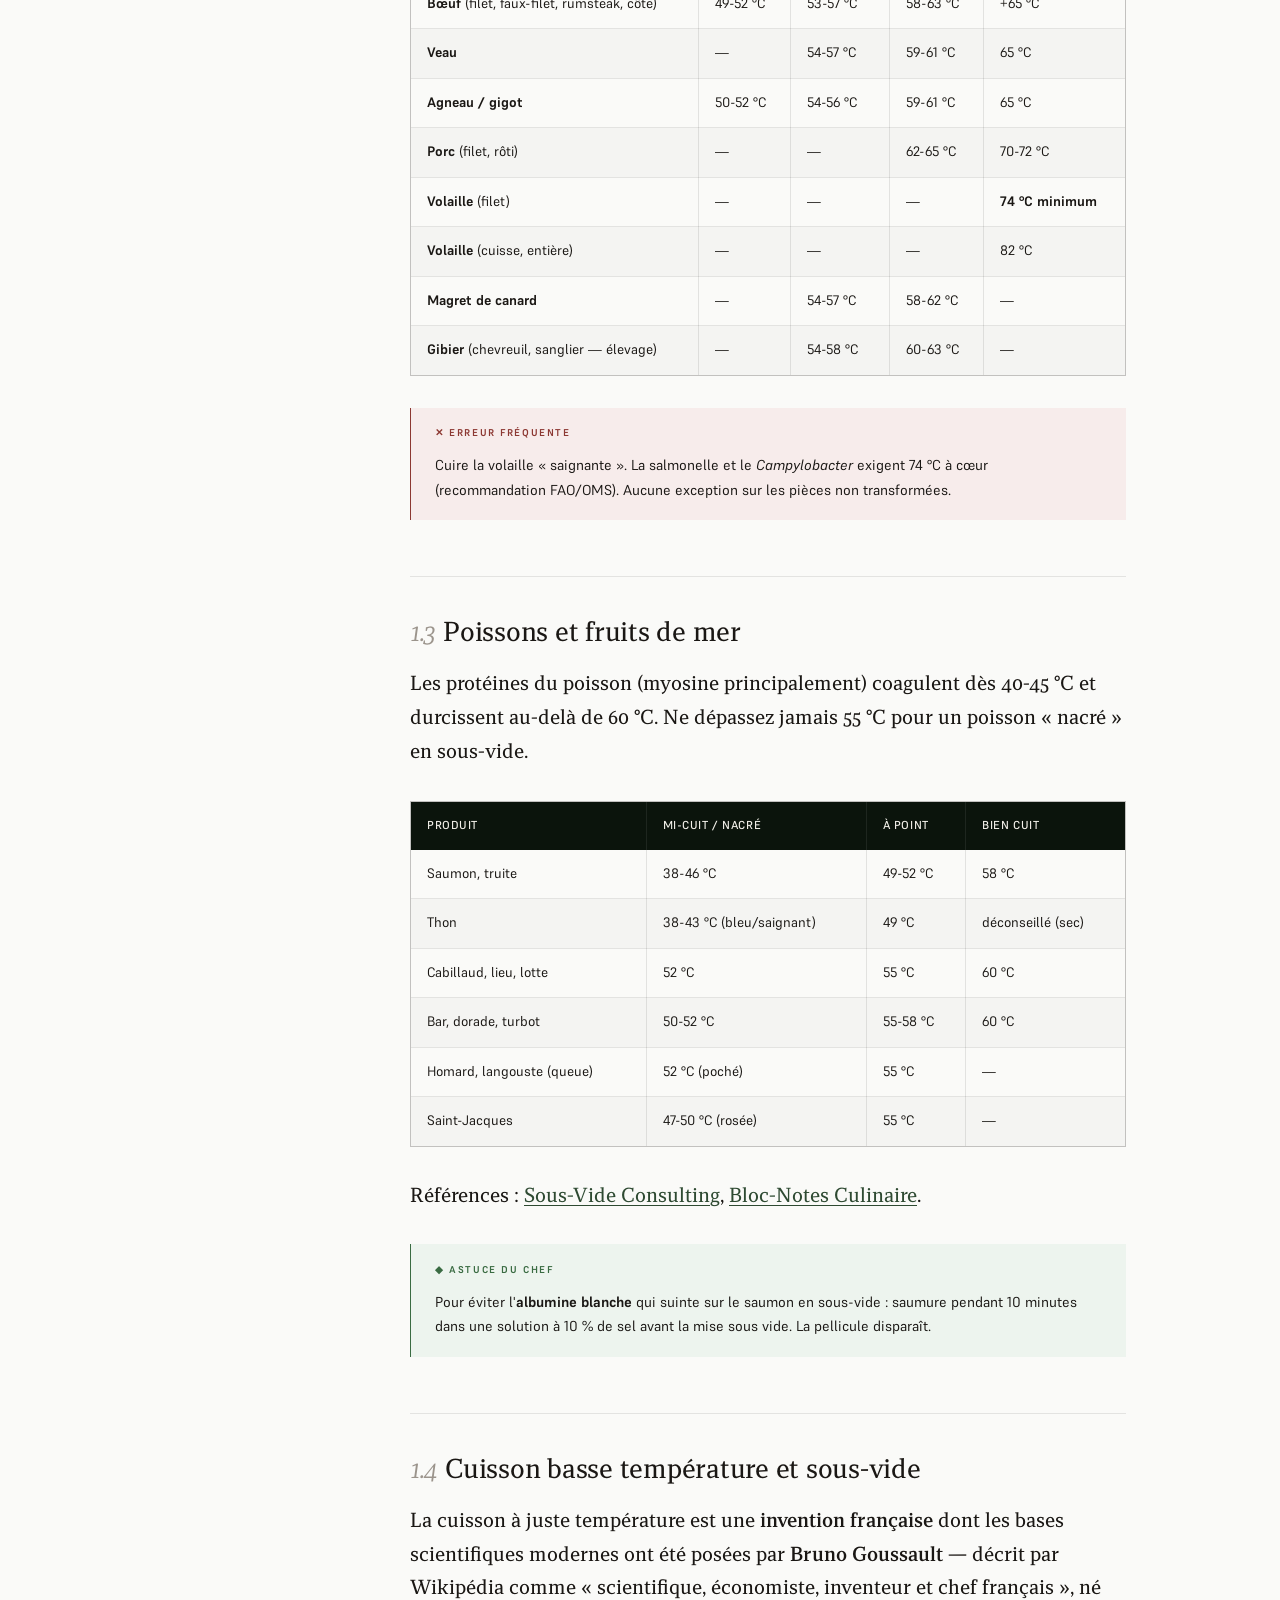
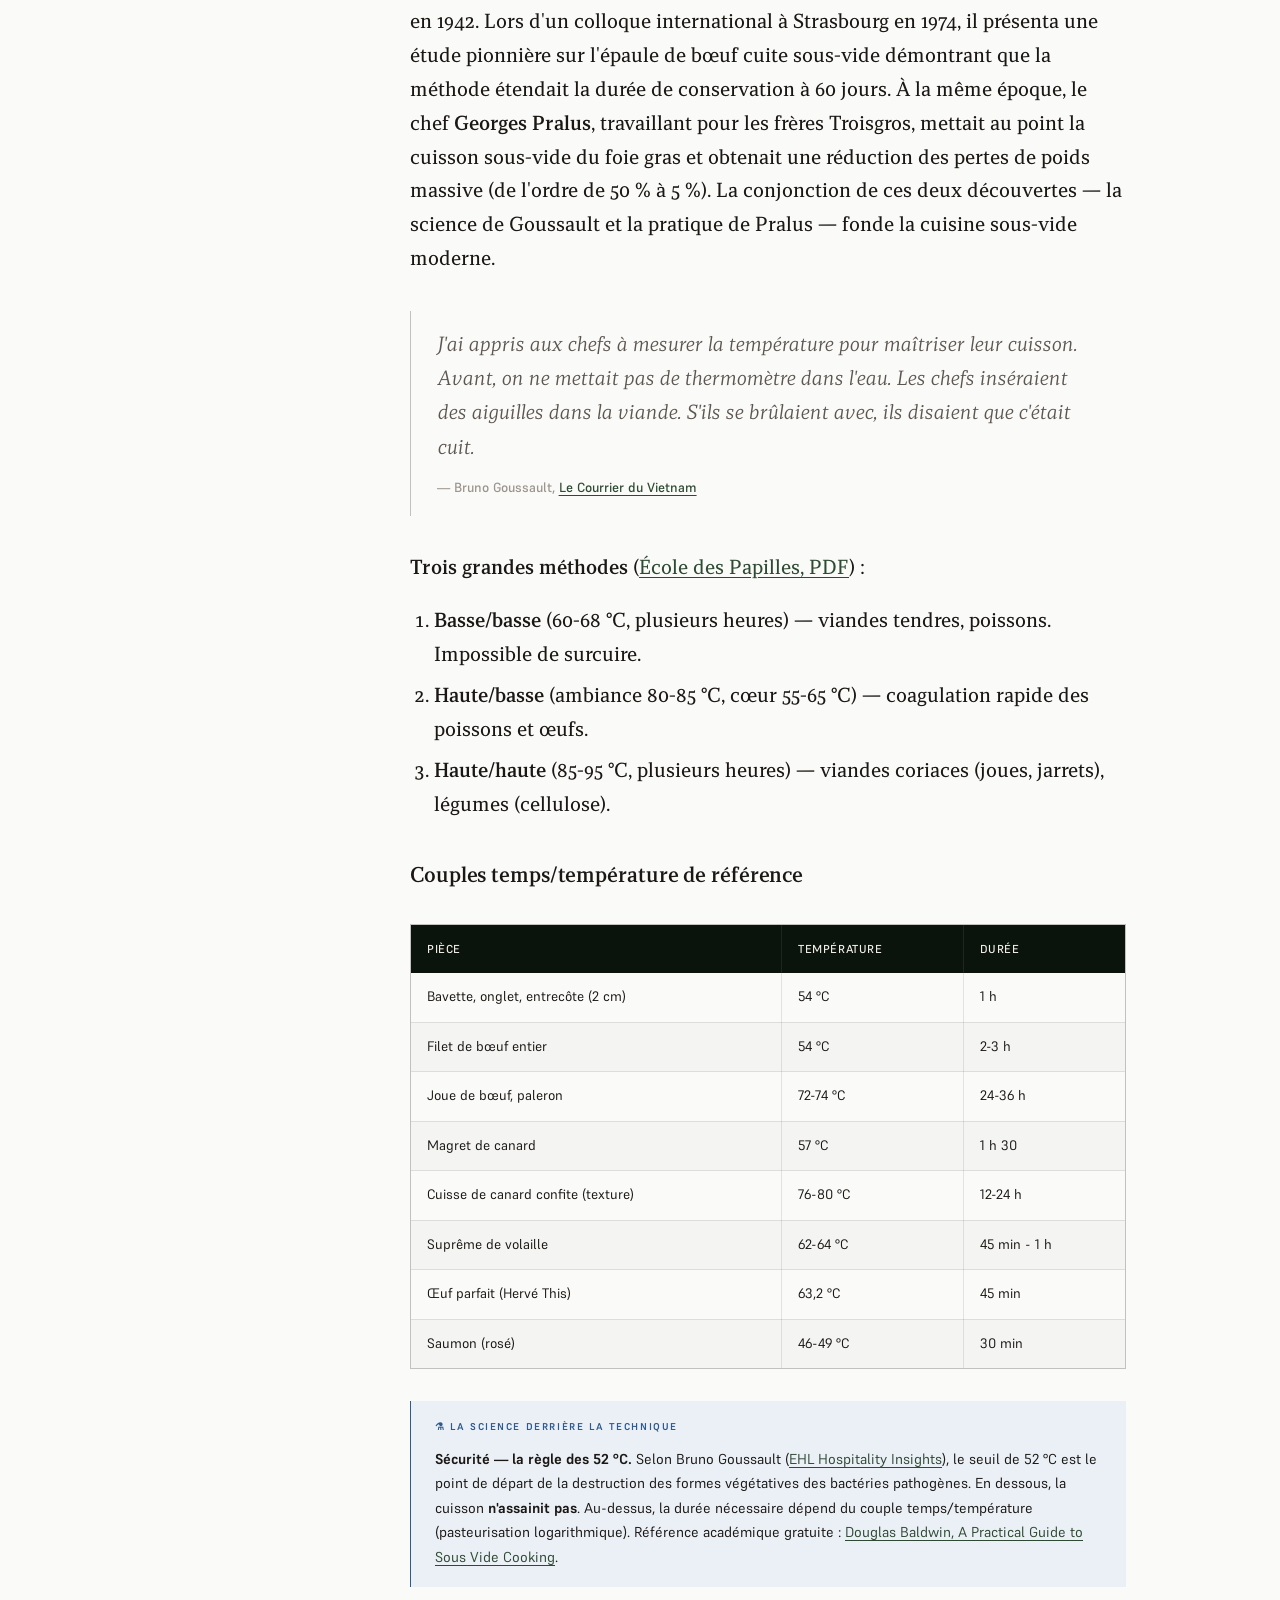
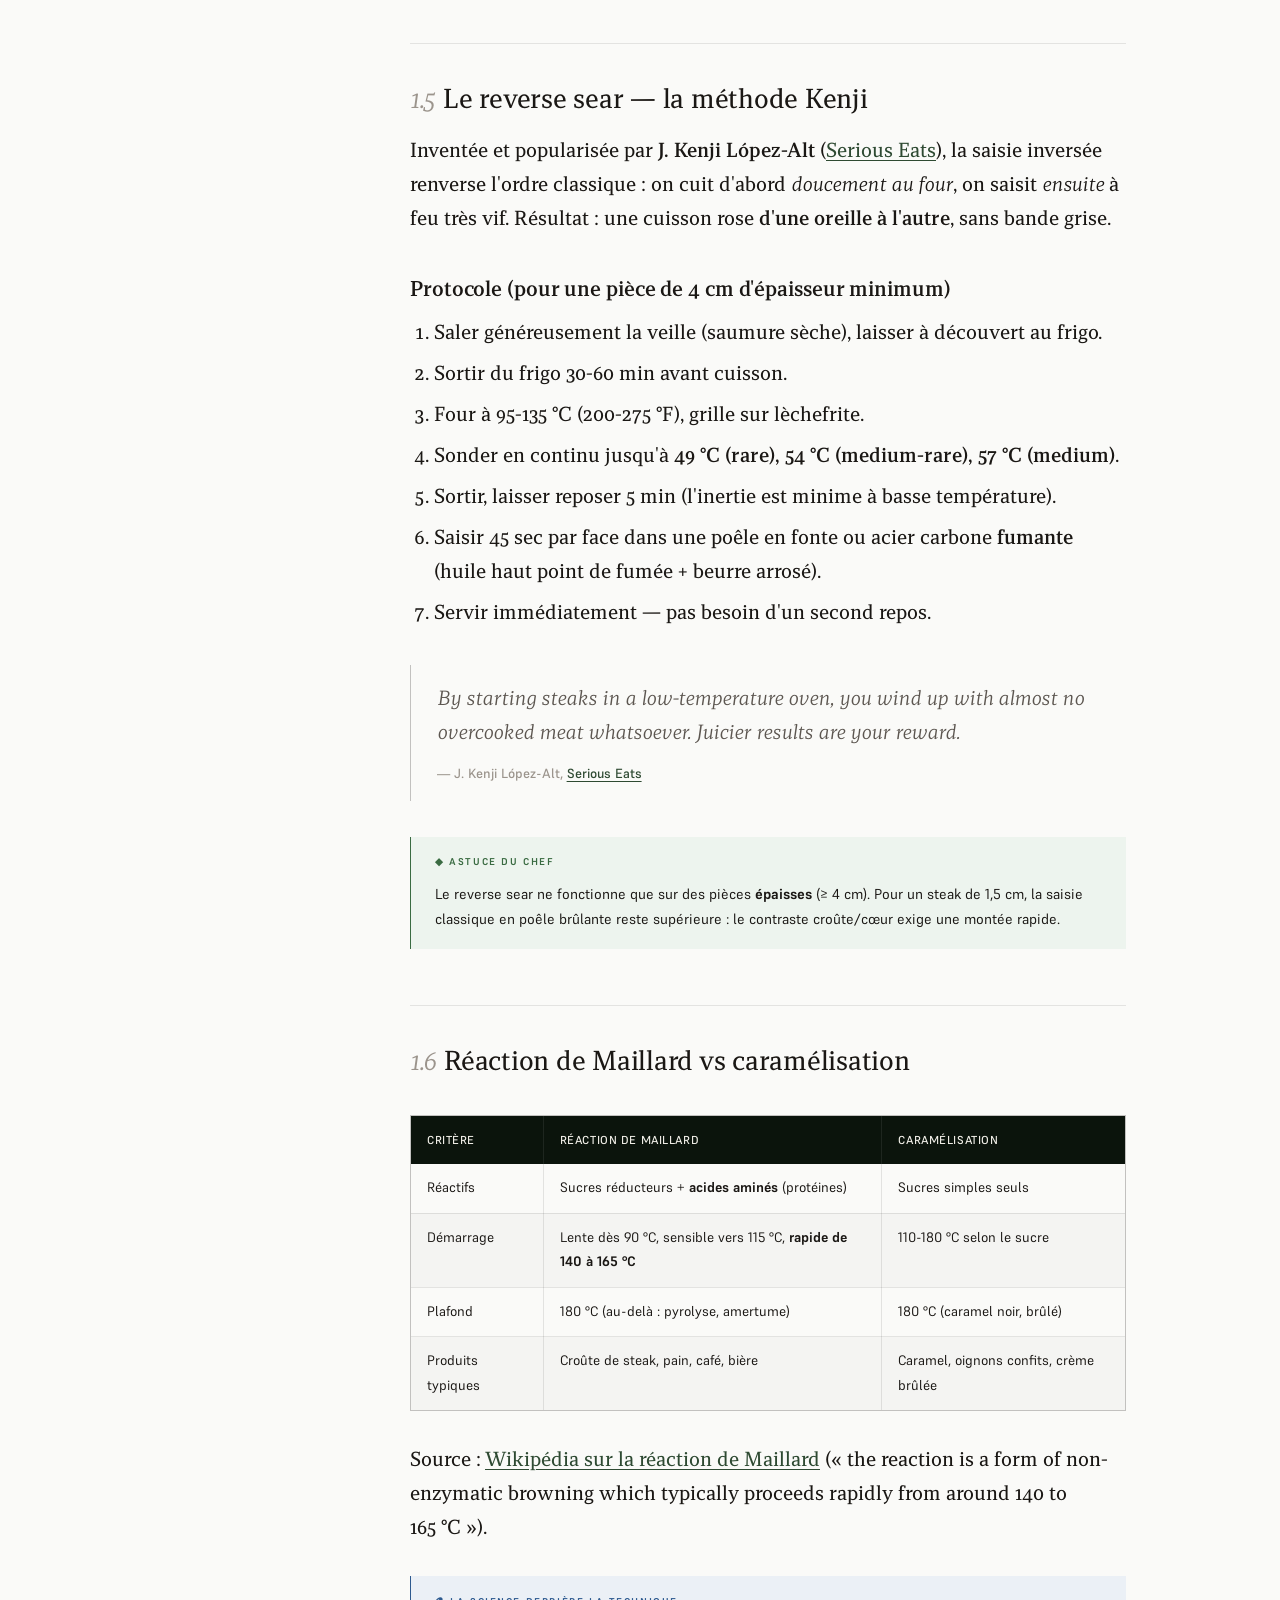
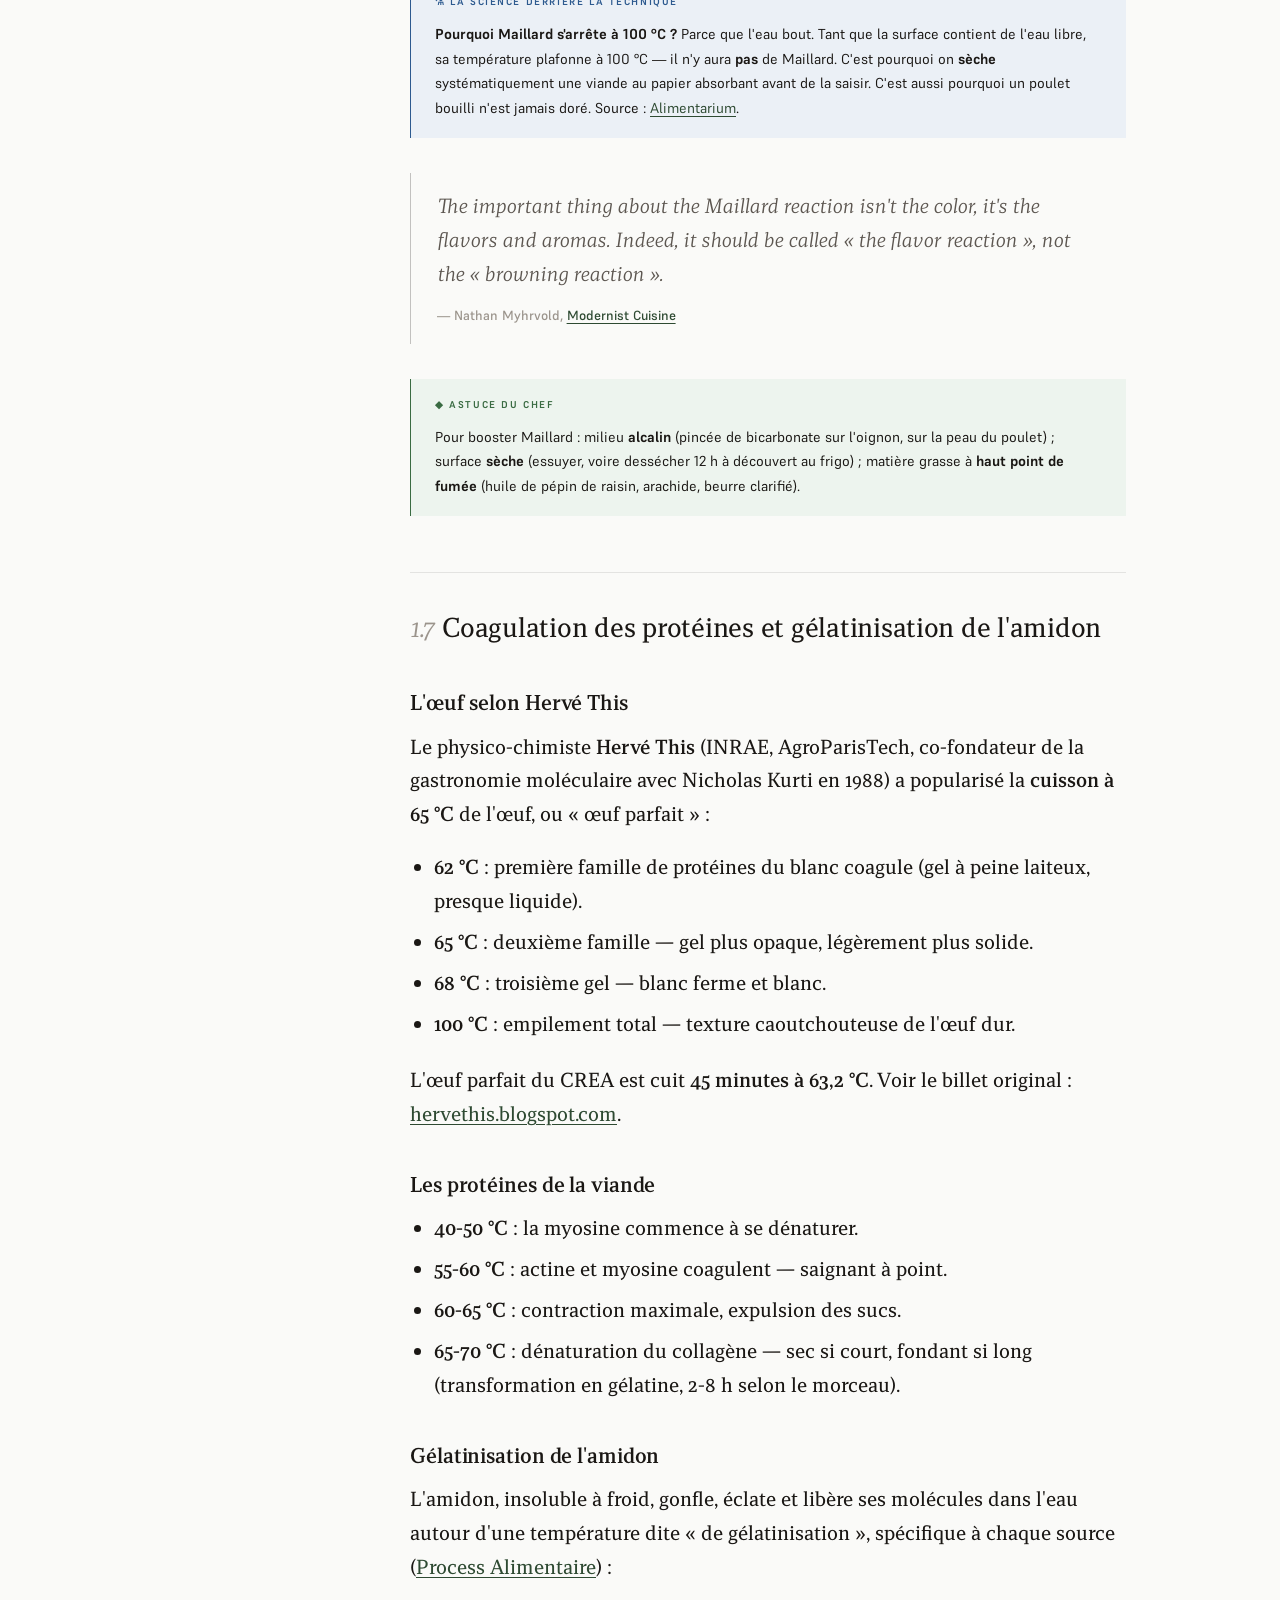
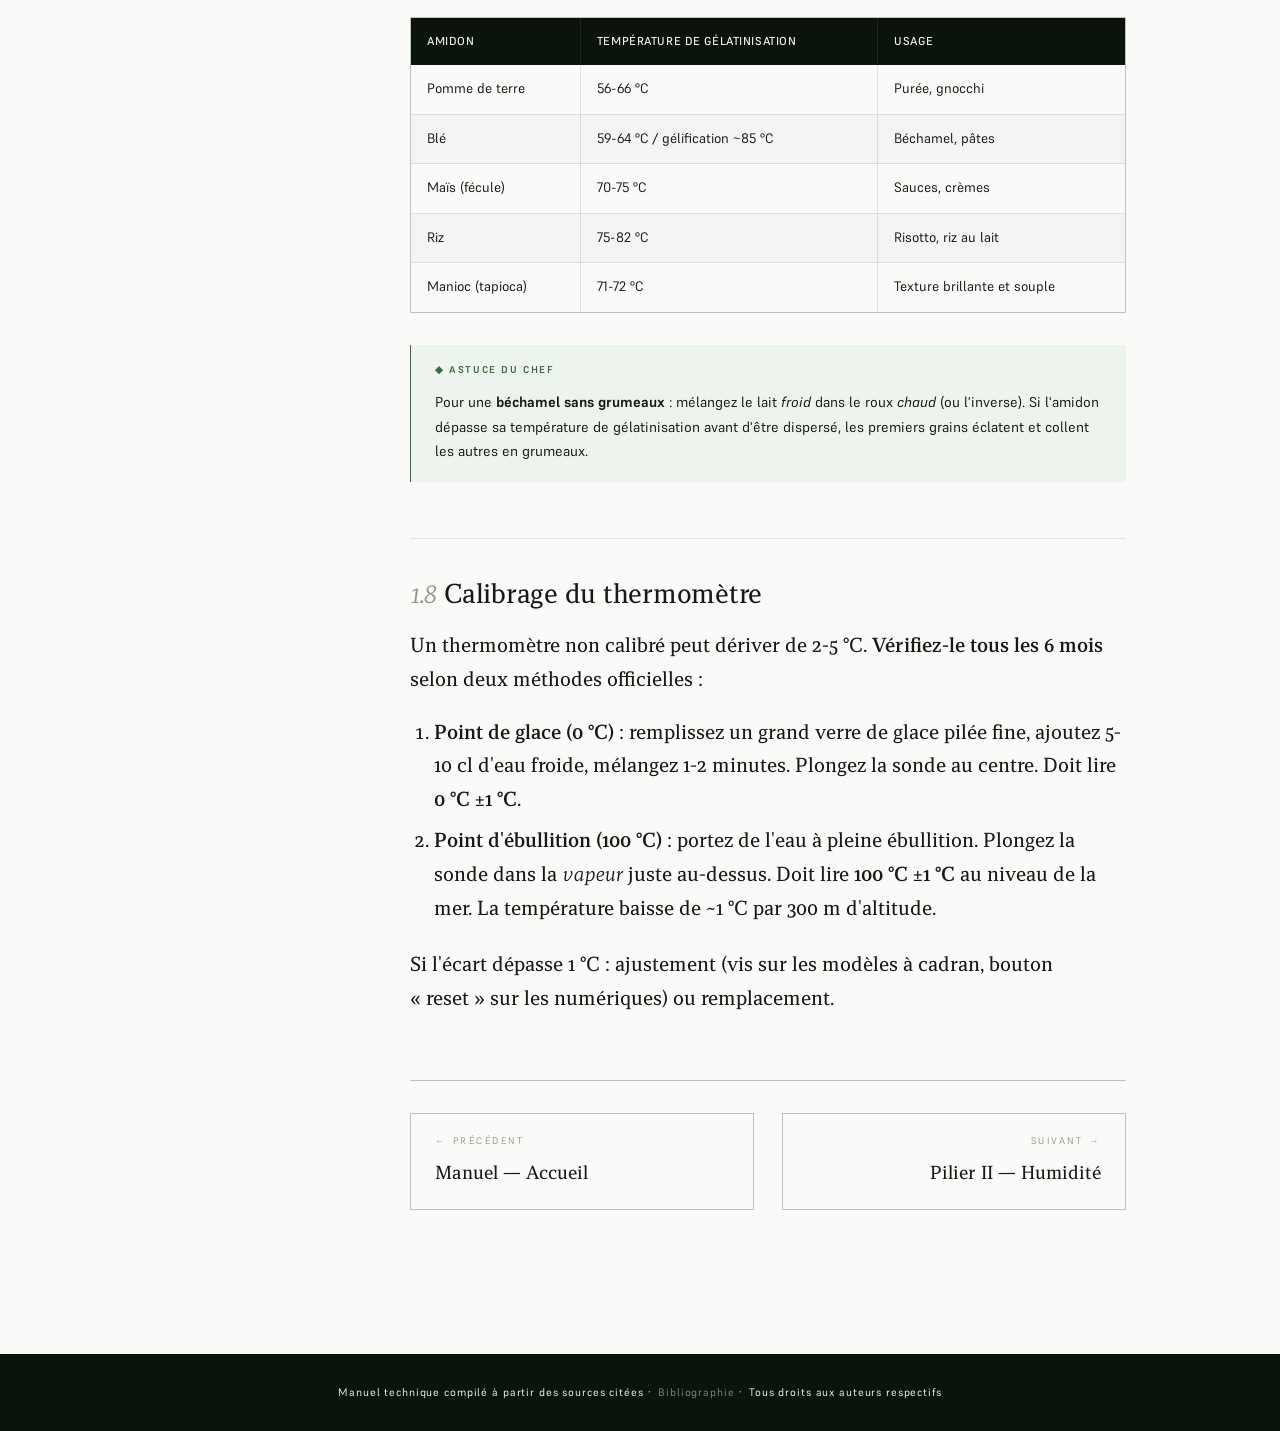
<file: pilier-1-temperature.html>
<!DOCTYPE html>
<html lang="fr">
<head>
<meta charset="UTF-8">
<meta name="viewport" content="width=device-width, initial-scale=1.0">
<title>Pilier I — Température — Manuel de cuisine</title>
<link rel="stylesheet" href="assets/style.css">

<!-- PWA meta -->
<link rel="manifest" href="manifest.json">
<meta name="theme-color" content="#0B140C">
<meta name="application-name" content="Manuel de cuisine">
<meta name="apple-mobile-web-app-capable" content="yes">
<meta name="mobile-web-app-capable" content="yes">
<meta name="apple-mobile-web-app-status-bar-style" content="black-translucent">
<meta name="apple-mobile-web-app-title" content="Cuisine">
<link rel="apple-touch-icon" sizes="180x180" href="assets/apple-touch-icon.png">
<link rel="icon" type="image/png" sizes="192x192" href="assets/icon-192.png">
<link rel="icon" type="image/png" sizes="32x32" href="assets/favicon.png">
<link rel="shortcut icon" href="assets/favicon.png">
</head>
<body>

<header class="site-header">
  <a class="brand" href="index.html">
    <img src="assets/chef-transparent.png" class="brand-mark" alt="">
    <span class="brand-text">
      Manuel de <em>cuisine</em>
      <small>Technique &amp; maîtrise</small>
    </span>
  </a>
  <button class="menu-toggle" id="menuToggle" aria-label="Ouvrir le sommaire" aria-expanded="false" aria-controls="sidebar">☰</button>
</header>

<div class="sidebar-backdrop" id="sidebarBackdrop" aria-hidden="true"></div>

<div class="layout">

<aside class="sidebar" id="sidebar" aria-label="Sommaire du manuel">
  <div class="sidebar-section">
    <div class="sidebar-section-title">Le manuel</div>
    <a href="index.html" class="sidebar-link"><span class="num">i.</span>Accueil</a>
  </div>
  <div class="sidebar-section">
    <div class="sidebar-section-title">Les trois piliers</div>
    <a href="pilier-1-temperature.html" class="sidebar-link current"><span class="num">I.</span>Température</a>
    <a href="pilier-1-temperature.html#sec-1-1" class="sidebar-sub"><span class="num">1.1</span>Le thermomètre sonde</a>
    <a href="pilier-1-temperature.html#sec-1-2" class="sidebar-sub"><span class="num">1.2</span>Températures à cœur</a>
    <a href="pilier-1-temperature.html#sec-1-3" class="sidebar-sub"><span class="num">1.3</span>Poissons & fruits de mer</a>
    <a href="pilier-1-temperature.html#sec-1-4" class="sidebar-sub"><span class="num">1.4</span>Basse température / sous-vide</a>
    <a href="pilier-1-temperature.html#sec-1-5" class="sidebar-sub"><span class="num">1.5</span>Reverse sear</a>
    <a href="pilier-1-temperature.html#sec-1-6" class="sidebar-sub"><span class="num">1.6</span>Maillard vs caramélisation</a>
    <a href="pilier-1-temperature.html#sec-1-7" class="sidebar-sub"><span class="num">1.7</span>Coagulation & amidon</a>
    <a href="pilier-1-temperature.html#sec-1-8" class="sidebar-sub"><span class="num">1.8</span>Calibrage du thermomètre</a>
    <a href="pilier-2-humidite.html" class="sidebar-link"><span class="num">II.</span>Humidité</a>
    <a href="pilier-3-inertie.html" class="sidebar-link"><span class="num">III.</span>Inertie thermique</a>
  </div>
  <div class="sidebar-section">
    <div class="sidebar-section-title">Atlas du goût</div>
    <a href="epices.html" class="sidebar-link"><span class="num">IV.</span>Épices</a>
  </div>
  <div class="sidebar-section">
    <div class="sidebar-section-title">Protocoles</div>
    <a href="viandes.html" class="sidebar-link"><span class="num">V.</span>Viandes</a>
    <a href="legumes.html" class="sidebar-link"><span class="num">VI.</span>Légumes</a>
    <a href="conservation.html" class="sidebar-link"><span class="num">VII.</span>Conservation</a>
  </div>
  <div class="sidebar-section">
    <div class="sidebar-section-title">Sauces</div>
    <a href="liaisons.html" class="sidebar-link"><span class="num">VIII.</span>Liaisons des sauces</a>
  </div>
  <div class="sidebar-section">
    <div class="sidebar-section-title">Poissons &amp; fruits de mer</div>
    <a href="poisson.html" class="sidebar-link"><span class="num">IX.</span>Cuisson du poisson</a>
  </div>
  <div class="sidebar-section">
    <div class="sidebar-section-title">Ressources</div>
    <a href="biblio.html" class="sidebar-link"><span class="num">vii.</span>Bibliographie</a>
  </div>
</aside>

<main class="content">
<nav class="breadcrumb" aria-label="Fil d'Ariane">
  <a href="index.html">Manuel de cuisine</a>
  <span class="sep">›</span>
  <span class="current">Pilier I — Température</span>
</nav>
<div class="page-hero">
  <div class="eyebrow">Pilier premier</div>
  <h1>La maîtrise de la <em>température</em></h1>
  <p class="subtitle">Thermomètre, sous-vide, Maillard, coagulation — les leviers fondamentaux de la cuisson</p>
</div>

<div class="chapter-toc">
    <strong>Sommaire du chapitre</strong>
    1.1 Le thermomètre sonde · 1.2 Températures à cœur des viandes · 1.3 Poissons et fruits de mer · 1.4 Cuisson basse température et sous-vide · 1.5 Le reverse sear · 1.6 Maillard vs caramélisation · 1.7 Coagulation et gélatinisation · 1.8 Calibrage du thermomètre
  </div>

  <h3 id="sec-1-1"><span class="h3-num">1.1</span>Le thermomètre sonde&nbsp;: votre meilleur allié</h3>
  <p>Avant toute chose&nbsp;: <strong>achetez un thermomètre sonde</strong>. Pas un thermomètre de four à pince, pas une supposition basée sur la pression du doigt — un véritable thermomètre sonde de précision. Quatre types principaux&nbsp;:</p>
  <ul>
    <li><strong>Sonde instantanée à cœur</strong> (Thermapen ONE, ThermoPro TP-19)&nbsp;: 2-3 secondes, précision ±0,5&nbsp;°C. L'outil du quotidien.</li>
    <li><strong>Sonde déportée filaire</strong>&nbsp;: câble résistant à la chaleur, lecture déportée hors du four. Idéale pour les rôtis longs.</li>
    <li><strong>Sonde connectée sans fil</strong> (Meater, Meat°it 3)&nbsp;: transmission Bluetooth/WiFi vers smartphone, prédiction de fin de cuisson.</li>
    <li><strong>Thermomètre infrarouge (pyromètre)</strong>&nbsp;: mesure la <em>surface</em> seulement (poêle, huile, pierre à pizza). Pas pour le cœur.</li>
  </ul>
  <div class="callout astuce">
    <span class="callout-title"></span>
    <p>Placez la pointe au <strong>centre géométrique</strong> de la partie la plus épaisse, sans toucher l'os (qui chauffe différemment) ni la graisse. Pour une volaille, sondez la cuisse <em>et</em> le filet — les deux doivent atteindre 74&nbsp;°C.</p>
  </div>

  <h3 id="sec-1-2"><span class="h3-num">1.2</span>Températures à cœur — tableau de référence</h3>
  <p>Valeurs <strong>à atteindre à cœur</strong>, avant tenir compte du carry-over (retirer 3 à 8&nbsp;°C plus tôt selon l'épaisseur et le four — voir Pilier&nbsp;III). Sources croisées&nbsp;: <a href="https://chefsimon.com/articles/pratique-temperatures-de-cuisson-a-coeur" target="_blank">Chef Simon</a>, <a href="https://www.electrolux.fr/contentassets/88fe4f71fcbe4320a151efa659d08229/tableau-des-temperatures-a-coeur-sonde-de-cuisson.pdf" target="_blank">Electrolux (PDF)</a>, <a href="https://www.bloc-notes-culinaire.com/2019/10/temperature-de-cuisson-a-coeur-viandes-poissons.html" target="_blank">Bloc-Notes Culinaire</a>.</p>

  <div class="table-wrapper">
  <table>
    <thead><tr><th>Viande</th><th>Bleu</th><th>Saignant</th><th>À point</th><th>Bien cuit</th></tr></thead>
    <tbody>
    <tr><td><b>Bœuf</b> (filet, faux-filet, rumsteak, côte)</td><td>49-52&nbsp;°C</td><td>53-57&nbsp;°C</td><td>58-63&nbsp;°C</td><td>+65&nbsp;°C</td></tr>
    <tr><td><b>Veau</b></td><td>—</td><td>54-57&nbsp;°C</td><td>59-61&nbsp;°C</td><td>65&nbsp;°C</td></tr>
    <tr><td><b>Agneau / gigot</b></td><td>50-52&nbsp;°C</td><td>54-56&nbsp;°C</td><td>59-61&nbsp;°C</td><td>65&nbsp;°C</td></tr>
    <tr><td><b>Porc</b> (filet, rôti)</td><td>—</td><td>—</td><td>62-65&nbsp;°C</td><td>70-72&nbsp;°C</td></tr>
    <tr><td><b>Volaille</b> (filet)</td><td>—</td><td>—</td><td>—</td><td><b>74&nbsp;°C minimum</b></td></tr>
    <tr><td><b>Volaille</b> (cuisse, entière)</td><td>—</td><td>—</td><td>—</td><td>82&nbsp;°C</td></tr>
    <tr><td><b>Magret de canard</b></td><td>—</td><td>54-57&nbsp;°C</td><td>58-62&nbsp;°C</td><td>—</td></tr>
    <tr><td><b>Gibier</b> (chevreuil, sanglier — élevage)</td><td>—</td><td>54-58&nbsp;°C</td><td>60-63&nbsp;°C</td><td>—</td></tr>
    </tbody>
  </table>
  </div>

  <div class="callout erreur">
    <span class="callout-title"></span>
    <p>Cuire la volaille &laquo;&nbsp;saignante&nbsp;&raquo;. La salmonelle et le <em>Campylobacter</em> exigent 74&nbsp;°C à cœur (recommandation FAO/OMS). Aucune exception sur les pièces non transformées.</p>
  </div>

  <h3 id="sec-1-3"><span class="h3-num">1.3</span>Poissons et fruits de mer</h3>
  <p>Les protéines du poisson (myosine principalement) coagulent dès 40-45&nbsp;°C et durcissent au-delà de 60&nbsp;°C. Ne dépassez jamais 55&nbsp;°C pour un poisson &laquo;&nbsp;nacré&nbsp;&raquo; en sous-vide.</p>

  <div class="table-wrapper">
  <table>
    <thead><tr><th>Produit</th><th>Mi-cuit / nacré</th><th>À point</th><th>Bien cuit</th></tr></thead>
    <tbody>
    <tr><td>Saumon, truite</td><td>38-46&nbsp;°C</td><td>49-52&nbsp;°C</td><td>58&nbsp;°C</td></tr>
    <tr><td>Thon</td><td>38-43&nbsp;°C (bleu/saignant)</td><td>49&nbsp;°C</td><td>déconseillé (sec)</td></tr>
    <tr><td>Cabillaud, lieu, lotte</td><td>52&nbsp;°C</td><td>55&nbsp;°C</td><td>60&nbsp;°C</td></tr>
    <tr><td>Bar, dorade, turbot</td><td>50-52&nbsp;°C</td><td>55-58&nbsp;°C</td><td>60&nbsp;°C</td></tr>
    <tr><td>Homard, langouste (queue)</td><td>52&nbsp;°C (poché)</td><td>55&nbsp;°C</td><td>—</td></tr>
    <tr><td>Saint-Jacques</td><td>47-50&nbsp;°C (rosée)</td><td>55&nbsp;°C</td><td>—</td></tr>
    </tbody>
  </table>
  </div>

  <p>Références&nbsp;: <a href="https://sousvideconsulting.fr/infos-sous-vide/tableau-temperatures-temps-cuisson" target="_blank">Sous-Vide Consulting</a>, <a href="https://www.bloc-notes-culinaire.com/2019/10/temperature-de-cuisson-a-coeur-viandes-poissons.html" target="_blank">Bloc-Notes Culinaire</a>.</p>

  <div class="callout astuce">
    <span class="callout-title"></span>
    <p>Pour éviter l'<strong>albumine blanche</strong> qui suinte sur le saumon en sous-vide&nbsp;: saumure pendant 10 minutes dans une solution à 10&nbsp;% de sel avant la mise sous vide. La pellicule disparaît.</p>
  </div>

  <h3 id="sec-1-4"><span class="h3-num">1.4</span>Cuisson basse température et sous-vide</h3>
  <p>La cuisson à juste température est une <strong>invention française</strong> dont les bases scientifiques modernes ont été posées par <strong>Bruno Goussault</strong> — décrit par Wikipédia comme &laquo;&nbsp;scientifique, économiste, inventeur et chef français&nbsp;&raquo;, né en 1942. Lors d'un colloque international à Strasbourg en 1974, il présenta une étude pionnière sur l'épaule de bœuf cuite sous-vide démontrant que la méthode étendait la durée de conservation à 60 jours. À la même époque, le chef <strong>Georges Pralus</strong>, travaillant pour les frères Troisgros, mettait au point la cuisson sous-vide du foie gras et obtenait une réduction des pertes de poids massive (de l'ordre de 50&nbsp;% à 5&nbsp;%). La conjonction de ces deux découvertes — la science de Goussault et la pratique de Pralus — fonde la cuisine sous-vide moderne.</p>

  <blockquote>
    J'ai appris aux chefs à mesurer la température pour maîtriser leur cuisson. Avant, on ne mettait pas de thermomètre dans l'eau. Les chefs inséraient des aiguilles dans la viande. S'ils se brûlaient avec, ils disaient que c'était cuit.
    <cite>Bruno Goussault, <a href="https://lecourrier.vn/bruno-goussault-un-chiantifique-gardien-de-la-cuisine-sous-vide/1277757.html" target="_blank">Le Courrier du Vietnam</a></cite>
  </blockquote>

  <p><strong>Trois grandes méthodes</strong> (<a href="https://www.ecole-des-papilles.fr/wp-content/uploads/2015/04/222-224-cuisson-basse-temperature-coulomb.pdf" target="_blank">École des Papilles, PDF</a>)&nbsp;:</p>
  <ol>
    <li><strong>Basse/basse</strong> (60-68&nbsp;°C, plusieurs heures) — viandes tendres, poissons. Impossible de surcuire.</li>
    <li><strong>Haute/basse</strong> (ambiance 80-85&nbsp;°C, cœur 55-65&nbsp;°C) — coagulation rapide des poissons et œufs.</li>
    <li><strong>Haute/haute</strong> (85-95&nbsp;°C, plusieurs heures) — viandes coriaces (joues, jarrets), légumes (cellulose).</li>
  </ol>

  <h4>Couples temps/température de référence</h4>
  <div class="table-wrapper">
  <table>
    <thead><tr><th>Pièce</th><th>Température</th><th>Durée</th></tr></thead>
    <tbody>
    <tr><td>Bavette, onglet, entrecôte (2&nbsp;cm)</td><td>54&nbsp;°C</td><td>1&nbsp;h</td></tr>
    <tr><td>Filet de bœuf entier</td><td>54&nbsp;°C</td><td>2-3&nbsp;h</td></tr>
    <tr><td>Joue de bœuf, paleron</td><td>72-74&nbsp;°C</td><td>24-36&nbsp;h</td></tr>
    <tr><td>Magret de canard</td><td>57&nbsp;°C</td><td>1&nbsp;h&nbsp;30</td></tr>
    <tr><td>Cuisse de canard confite (texture)</td><td>76-80&nbsp;°C</td><td>12-24&nbsp;h</td></tr>
    <tr><td>Suprême de volaille</td><td>62-64&nbsp;°C</td><td>45&nbsp;min - 1&nbsp;h</td></tr>
    <tr><td>Œuf parfait (Hervé This)</td><td>63,2&nbsp;°C</td><td>45&nbsp;min</td></tr>
    <tr><td>Saumon (rosé)</td><td>46-49&nbsp;°C</td><td>30&nbsp;min</td></tr>
    </tbody>
  </table>
  </div>

  <div class="callout science">
    <span class="callout-title"></span>
    <p><strong>Sécurité — la règle des 52&nbsp;°C.</strong> Selon Bruno Goussault (<a href="https://hospitalityinsights.ehl.edu/sous-vide-cooking-temperature" target="_blank">EHL Hospitality Insights</a>), le seuil de 52&nbsp;°C est le point de départ de la destruction des formes végétatives des bactéries pathogènes. En dessous, la cuisson <strong>n'assainit pas</strong>. Au-dessus, la durée nécessaire dépend du couple temps/température (pasteurisation logarithmique). Référence académique gratuite&nbsp;: <a href="https://douglasbaldwin.com/sous-vide.html" target="_blank">Douglas Baldwin, A Practical Guide to Sous Vide Cooking</a>.</p>
  </div>

  <h3 id="sec-1-5"><span class="h3-num">1.5</span>Le reverse sear — la méthode Kenji</h3>
  <p>Inventée et popularisée par <strong>J. Kenji López-Alt</strong> (<a href="https://www.seriouseats.com/reverse-seared-steak-recipe" target="_blank">Serious Eats</a>), la saisie inversée renverse l'ordre classique&nbsp;: on cuit d'abord <em>doucement au four</em>, on saisit <em>ensuite</em> à feu très vif. Résultat&nbsp;: une cuisson rose <strong>d'une oreille à l'autre</strong>, sans bande grise.</p>

  <h4>Protocole (pour une pièce de 4 cm d'épaisseur minimum)</h4>
  <ol>
    <li>Saler généreusement la veille (saumure sèche), laisser à découvert au frigo.</li>
    <li>Sortir du frigo 30-60 min avant cuisson.</li>
    <li>Four à 95-135&nbsp;°C (200-275&nbsp;°F), grille sur lèchefrite.</li>
    <li>Sonder en continu jusqu'à <strong>49&nbsp;°C (rare), 54&nbsp;°C (medium-rare), 57&nbsp;°C (medium)</strong>.</li>
    <li>Sortir, laisser reposer 5 min (l'inertie est minime à basse température).</li>
    <li>Saisir 45 sec par face dans une poêle en fonte ou acier carbone <strong>fumante</strong> (huile haut point de fumée + beurre arrosé).</li>
    <li>Servir immédiatement — pas besoin d'un second repos.</li>
  </ol>

  <blockquote>
    By starting steaks in a low-temperature oven, you wind up with almost no overcooked meat whatsoever. Juicier results are your reward.
    <cite>J. Kenji López-Alt, <a href="https://www.seriouseats.com/reverse-seared-steak-recipe" target="_blank">Serious Eats</a></cite>
  </blockquote>

  <div class="callout astuce">
    <span class="callout-title"></span>
    <p>Le reverse sear ne fonctionne que sur des pièces <strong>épaisses</strong> (≥&nbsp;4&nbsp;cm). Pour un steak de 1,5&nbsp;cm, la saisie classique en poêle brûlante reste supérieure&nbsp;: le contraste croûte/cœur exige une montée rapide.</p>
  </div>

  <h3 id="sec-1-6"><span class="h3-num">1.6</span>Réaction de Maillard vs caramélisation</h3>
  <div class="table-wrapper">
  <table>
    <thead><tr><th>Critère</th><th>Réaction de Maillard</th><th>Caramélisation</th></tr></thead>
    <tbody>
    <tr><td>Réactifs</td><td>Sucres réducteurs + <b>acides aminés</b> (protéines)</td><td>Sucres simples seuls</td></tr>
    <tr><td>Démarrage</td><td>Lente dès 90&nbsp;°C, sensible vers 115&nbsp;°C, <b>rapide de 140 à 165&nbsp;°C</b></td><td>110-180&nbsp;°C selon le sucre</td></tr>
    <tr><td>Plafond</td><td>180&nbsp;°C (au-delà&nbsp;: pyrolyse, amertume)</td><td>180&nbsp;°C (caramel noir, brûlé)</td></tr>
    <tr><td>Produits typiques</td><td>Croûte de steak, pain, café, bière</td><td>Caramel, oignons confits, crème brûlée</td></tr>
    </tbody>
  </table>
  </div>

  <p>Source&nbsp;: <a href="https://en.wikipedia.org/wiki/Maillard_reaction" target="_blank">Wikipédia sur la réaction de Maillard</a> (&laquo;&nbsp;the reaction is a form of non-enzymatic browning which typically proceeds rapidly from around 140 to 165&nbsp;°C&nbsp;&raquo;).</p>

  <div class="callout science">
    <span class="callout-title"></span>
    <p><strong>Pourquoi Maillard s'arrête à 100&nbsp;°C&nbsp;?</strong> Parce que l'eau bout. Tant que la surface contient de l'eau libre, sa température plafonne à 100&nbsp;°C — il n'y aura <strong>pas</strong> de Maillard. C'est pourquoi on <strong>sèche</strong> systématiquement une viande au papier absorbant avant de la saisir. C'est aussi pourquoi un poulet bouilli n'est jamais doré. Source&nbsp;: <a href="https://www.alimentarium.org/en/fact-sheet/maillard-reaction" target="_blank">Alimentarium</a>.</p>
  </div>

  <blockquote>
    The important thing about the Maillard reaction isn't the color, it's the flavors and aromas. Indeed, it should be called &laquo;&nbsp;the flavor reaction&nbsp;&raquo;, not the &laquo;&nbsp;browning reaction&nbsp;&raquo;.
    <cite>Nathan Myhrvold, <a href="https://modernistcuisine.com/mc/the-maillard-reaction/" target="_blank">Modernist Cuisine</a></cite>
  </blockquote>

  <div class="callout astuce">
    <span class="callout-title"></span>
    <p>Pour booster Maillard&nbsp;: milieu <strong>alcalin</strong> (pincée de bicarbonate sur l'oignon, sur la peau du poulet)&nbsp;; surface <strong>sèche</strong> (essuyer, voire dessécher 12&nbsp;h à découvert au frigo)&nbsp;; matière grasse à <strong>haut point de fumée</strong> (huile de pépin de raisin, arachide, beurre clarifié).</p>
  </div>

  <h3 id="sec-1-7"><span class="h3-num">1.7</span>Coagulation des protéines et gélatinisation de l'amidon</h3>

  <h4>L'œuf selon Hervé This</h4>
  <p>Le physico-chimiste <strong>Hervé This</strong> (INRAE, AgroParisTech, co-fondateur de la gastronomie moléculaire avec Nicholas Kurti en 1988) a popularisé la <strong>cuisson à 65&nbsp;°C</strong> de l'œuf, ou &laquo;&nbsp;œuf parfait&nbsp;&raquo;&nbsp;:</p>
  <ul>
    <li><strong>62&nbsp;°C</strong>&nbsp;: première famille de protéines du blanc coagule (gel à peine laiteux, presque liquide).</li>
    <li><strong>65&nbsp;°C</strong>&nbsp;: deuxième famille — gel plus opaque, légèrement plus solide.</li>
    <li><strong>68&nbsp;°C</strong>&nbsp;: troisième gel — blanc ferme et blanc.</li>
    <li><strong>100&nbsp;°C</strong>&nbsp;: empilement total — texture caoutchouteuse de l'œuf dur.</li>
  </ul>
  <p>L'œuf parfait du CREA est cuit <strong>45 minutes à 63,2&nbsp;°C</strong>. Voir le billet original&nbsp;: <a href="https://hervethis.blogspot.com/2021/08/la-cuisson-des-oeufs-parfaits.html" target="_blank">hervethis.blogspot.com</a>.</p>

  <h4>Les protéines de la viande</h4>
  <ul>
    <li><strong>40-50&nbsp;°C</strong>&nbsp;: la myosine commence à se dénaturer.</li>
    <li><strong>55-60&nbsp;°C</strong>&nbsp;: actine et myosine coagulent — saignant à point.</li>
    <li><strong>60-65&nbsp;°C</strong>&nbsp;: contraction maximale, expulsion des sucs.</li>
    <li><strong>65-70&nbsp;°C</strong>&nbsp;: dénaturation du collagène — sec si court, fondant si long (transformation en gélatine, 2-8&nbsp;h selon le morceau).</li>
  </ul>

  <h4>Gélatinisation de l'amidon</h4>
  <p>L'amidon, insoluble à froid, gonfle, éclate et libère ses molécules dans l'eau autour d'une température dite &laquo;&nbsp;de gélatinisation&nbsp;&raquo;, spécifique à chaque source (<a href="https://www.processalimentaire.com/ingredients/texturants-les-caracteristiques-des-sources-d-amidons" target="_blank">Process Alimentaire</a>)&nbsp;:</p>

  <div class="table-wrapper">
  <table>
    <thead><tr><th>Amidon</th><th>Température de gélatinisation</th><th>Usage</th></tr></thead>
    <tbody>
    <tr><td>Pomme de terre</td><td>56-66&nbsp;°C</td><td>Purée, gnocchi</td></tr>
    <tr><td>Blé</td><td>59-64&nbsp;°C / gélification ~85&nbsp;°C</td><td>Béchamel, pâtes</td></tr>
    <tr><td>Maïs (fécule)</td><td>70-75&nbsp;°C</td><td>Sauces, crèmes</td></tr>
    <tr><td>Riz</td><td>75-82&nbsp;°C</td><td>Risotto, riz au lait</td></tr>
    <tr><td>Manioc (tapioca)</td><td>71-72&nbsp;°C</td><td>Texture brillante et souple</td></tr>
    </tbody>
  </table>
  </div>

  <div class="callout astuce">
    <span class="callout-title"></span>
    <p>Pour une <strong>béchamel sans grumeaux</strong>&nbsp;: mélangez le lait <em>froid</em> dans le roux <em>chaud</em> (ou l'inverse). Si l'amidon dépasse sa température de gélatinisation avant d'être dispersé, les premiers grains éclatent et collent les autres en grumeaux.</p>
  </div>

  <h3 id="sec-1-8"><span class="h3-num">1.8</span>Calibrage du thermomètre</h3>
  <p>Un thermomètre non calibré peut dériver de 2-5&nbsp;°C. <strong>Vérifiez-le tous les 6 mois</strong> selon deux méthodes officielles&nbsp;:</p>
  <ol>
    <li><strong>Point de glace (0&nbsp;°C)</strong>&nbsp;: remplissez un grand verre de glace pilée fine, ajoutez 5-10&nbsp;cl d'eau froide, mélangez 1-2 minutes. Plongez la sonde au centre. Doit lire <strong>0&nbsp;°C ±1&nbsp;°C</strong>.</li>
    <li><strong>Point d'ébullition (100&nbsp;°C)</strong>&nbsp;: portez de l'eau à pleine ébullition. Plongez la sonde dans la <em>vapeur</em> juste au-dessus. Doit lire <strong>100&nbsp;°C ±1&nbsp;°C</strong> au niveau de la mer. La température baisse de ~1&nbsp;°C par 300&nbsp;m d'altitude.</li>
  </ol>
  <p>Si l'écart dépasse 1&nbsp;°C&nbsp;: ajustement (vis sur les modèles à cadran, bouton &laquo;&nbsp;reset&nbsp;&raquo; sur les numériques) ou remplacement.</p>

<nav class="pager" aria-label="Pagination">
  <a class="pager-link prev" href="index.html">
    <span class="pager-dir">Précédent</span>
    <span class="pager-title">Manuel — Accueil</span>
  </a>
  <a class="pager-link next" href="pilier-2-humidite.html">
    <span class="pager-dir">Suivant</span>
    <span class="pager-title">Pilier II — Humidité</span>
  </a>
</nav>
</main>

</div>

<footer class="site-footer">
  Manuel technique compilé à partir des sources citées · <a href="biblio.html">Bibliographie</a> · Tous droits aux auteurs respectifs
</footer>

<script src="assets/sidebar.js"></script>

<script src="assets/toc.js"></script>

<script>
if ('serviceWorker' in navigator) {
  window.addEventListener('load', function () {
    navigator.serviceWorker.register('service-worker.js').catch(function (err) {
      console.warn('SW registration failed:', err);
    });
  });
}
</script>
</body>
</html>
</file>
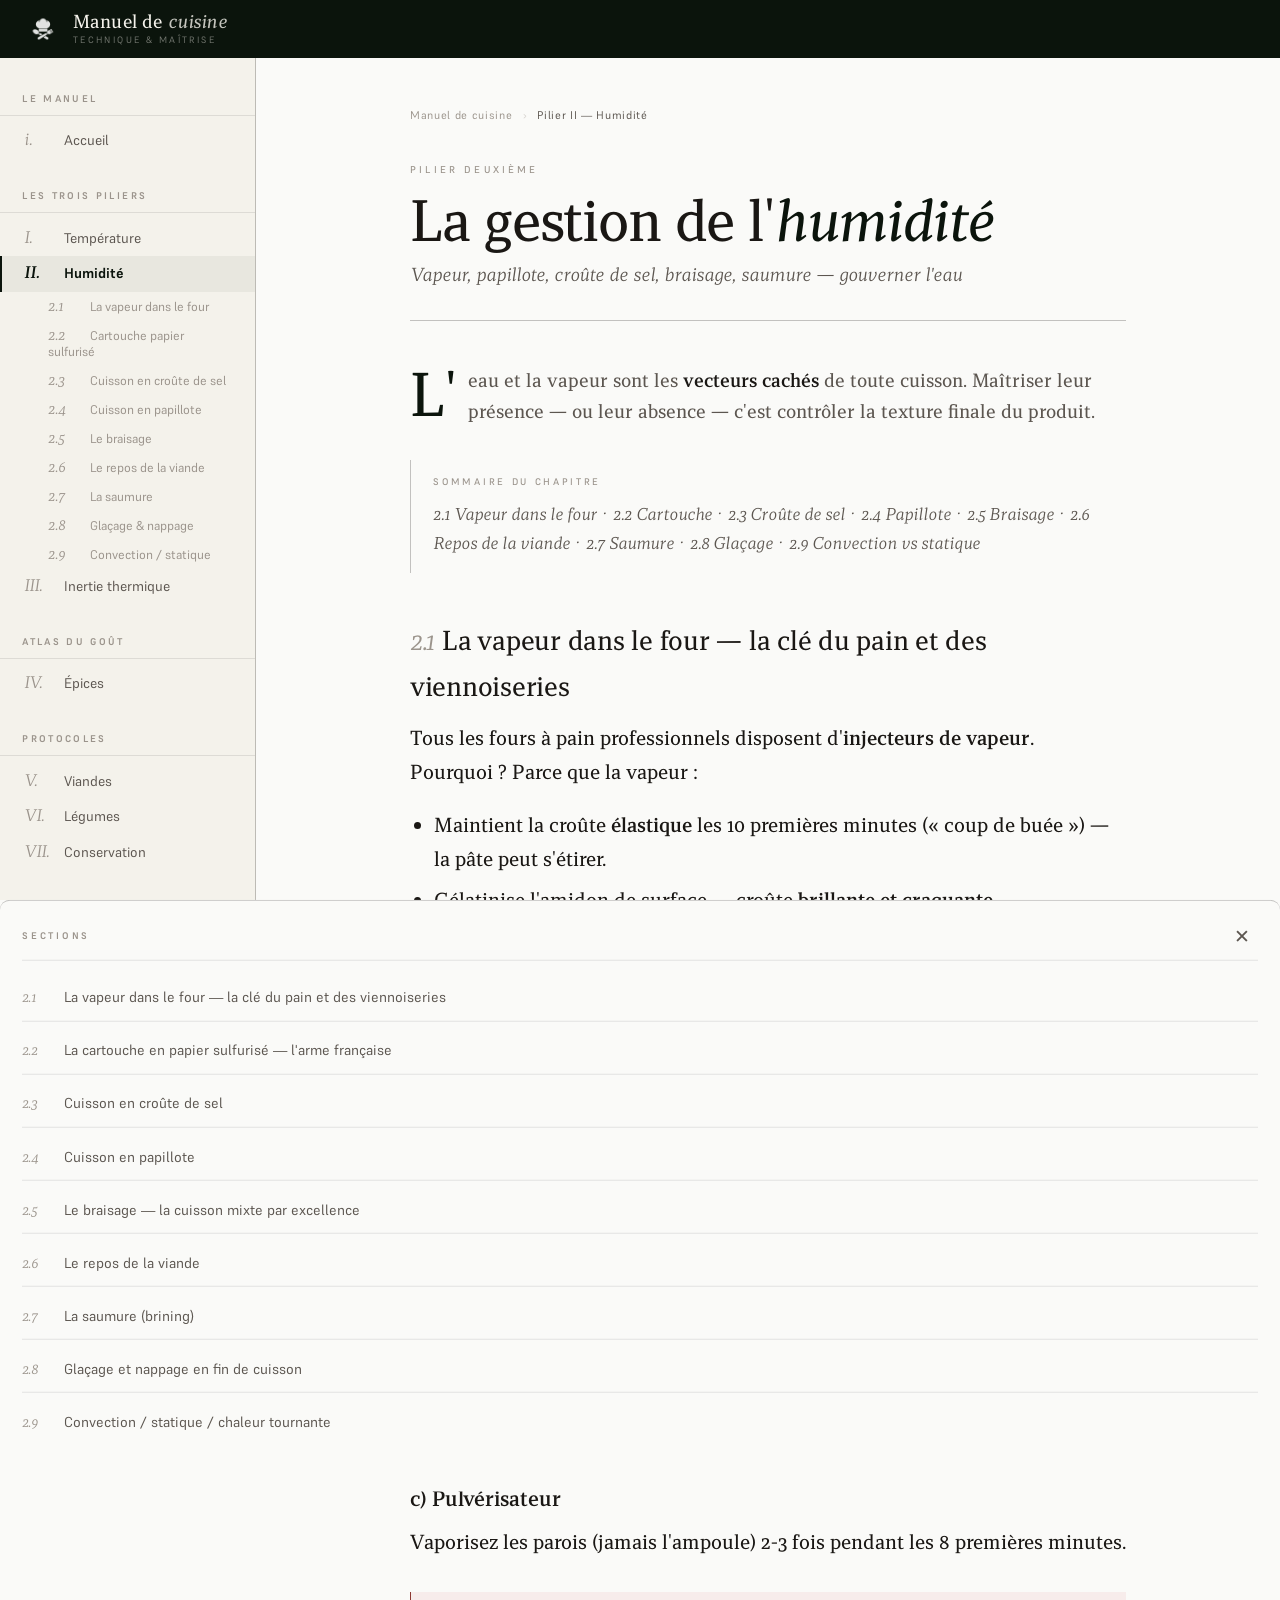
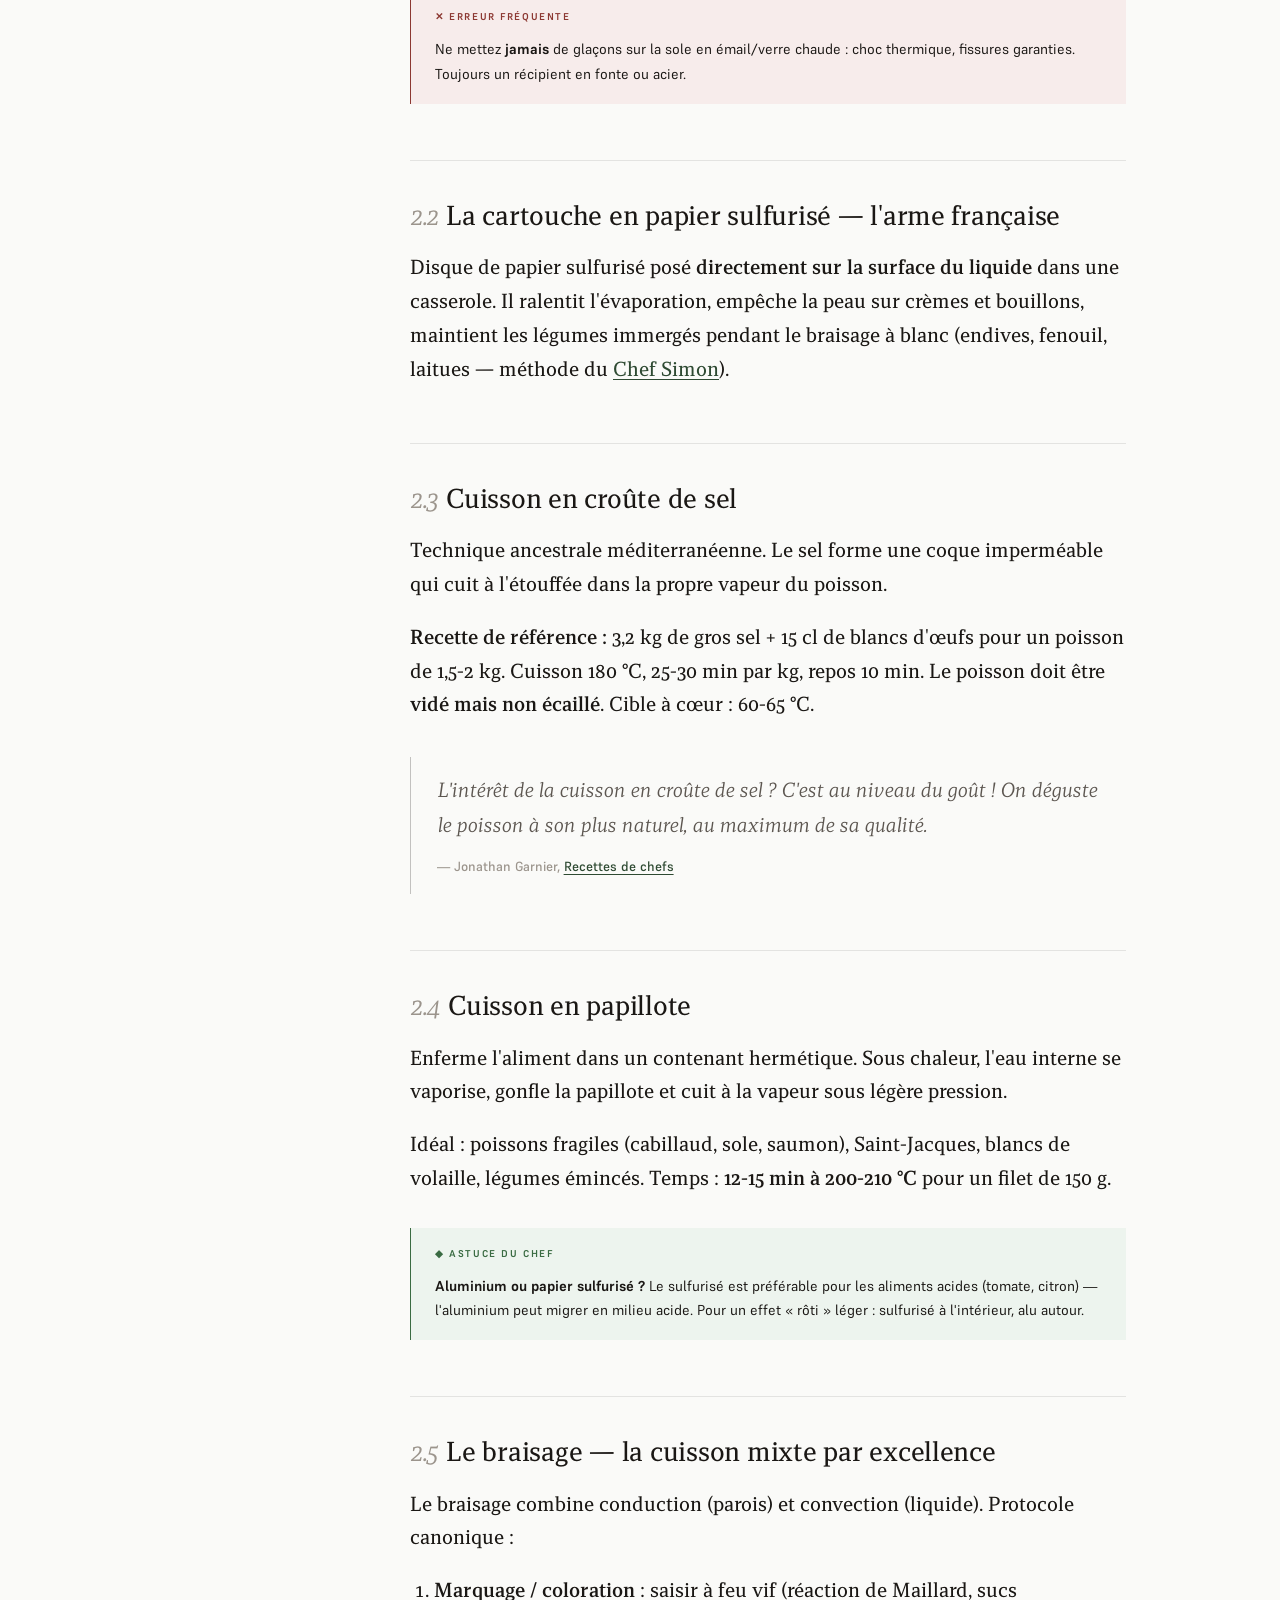
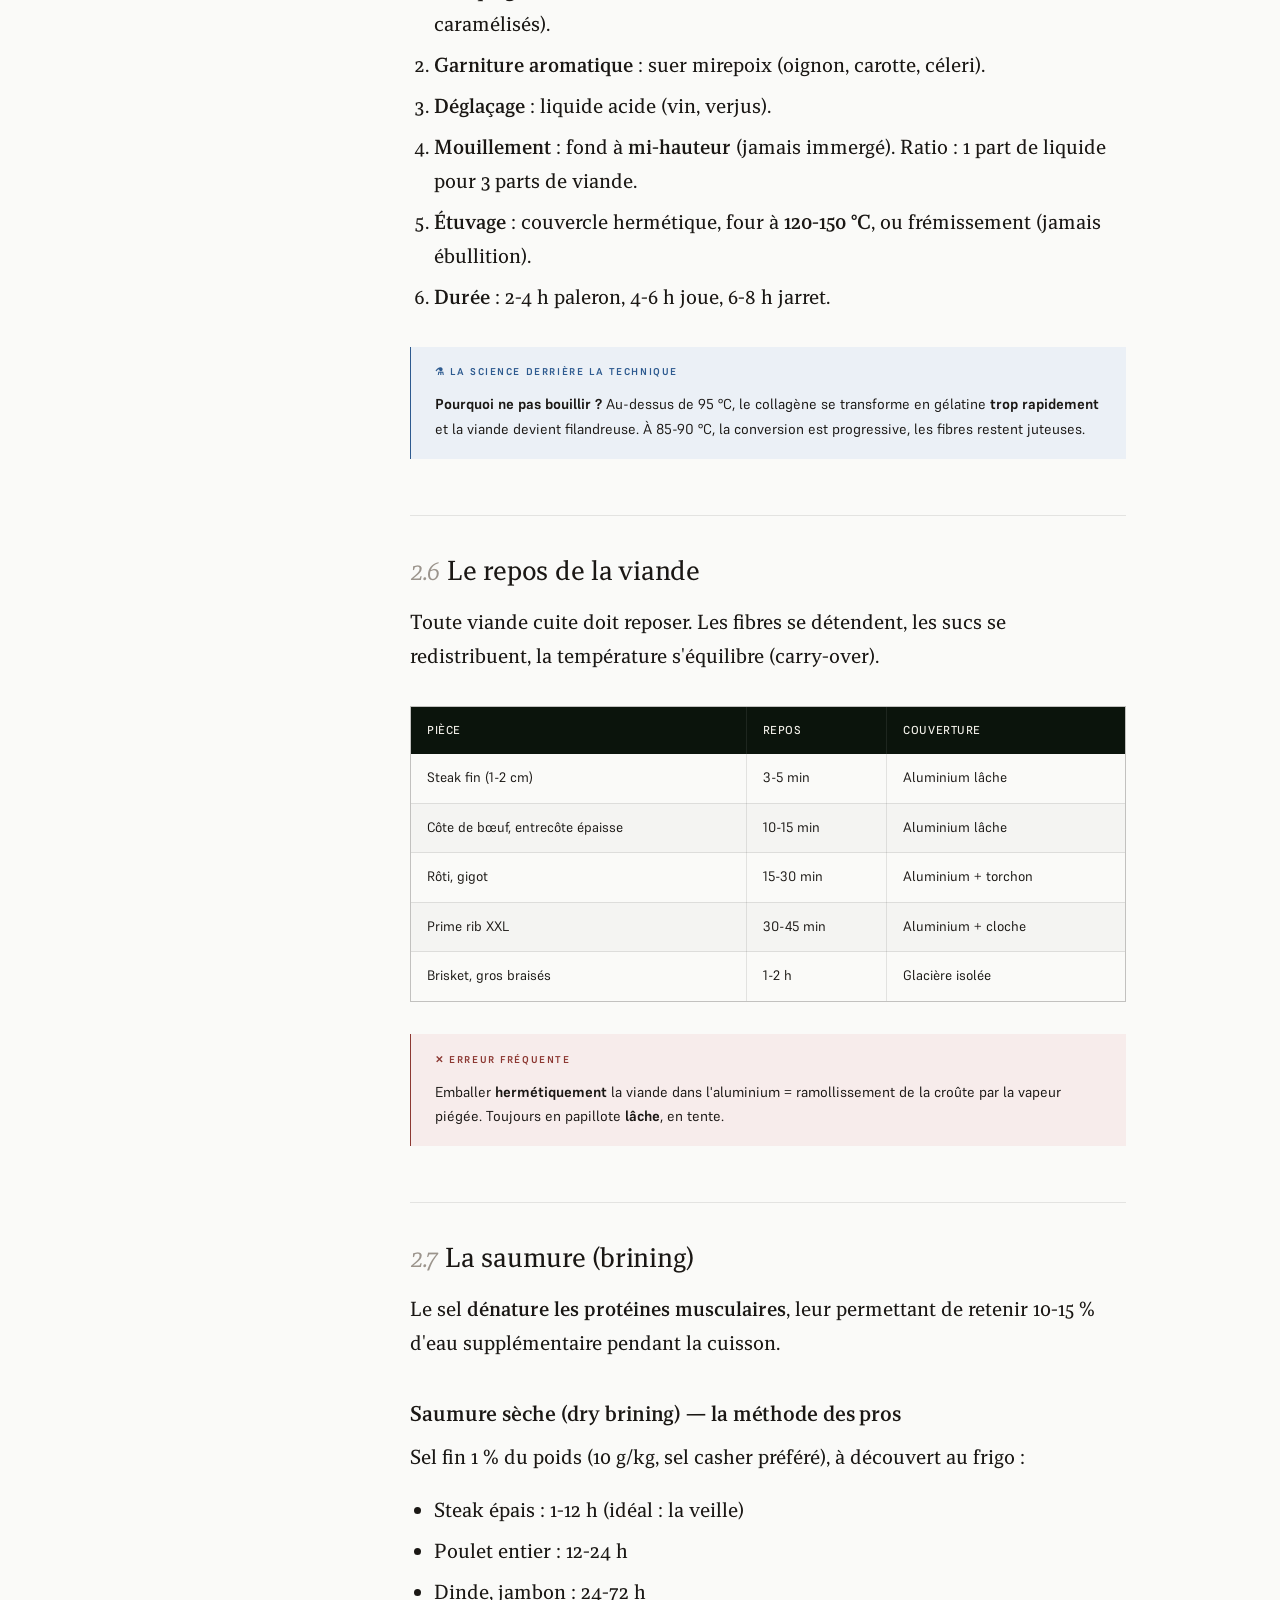
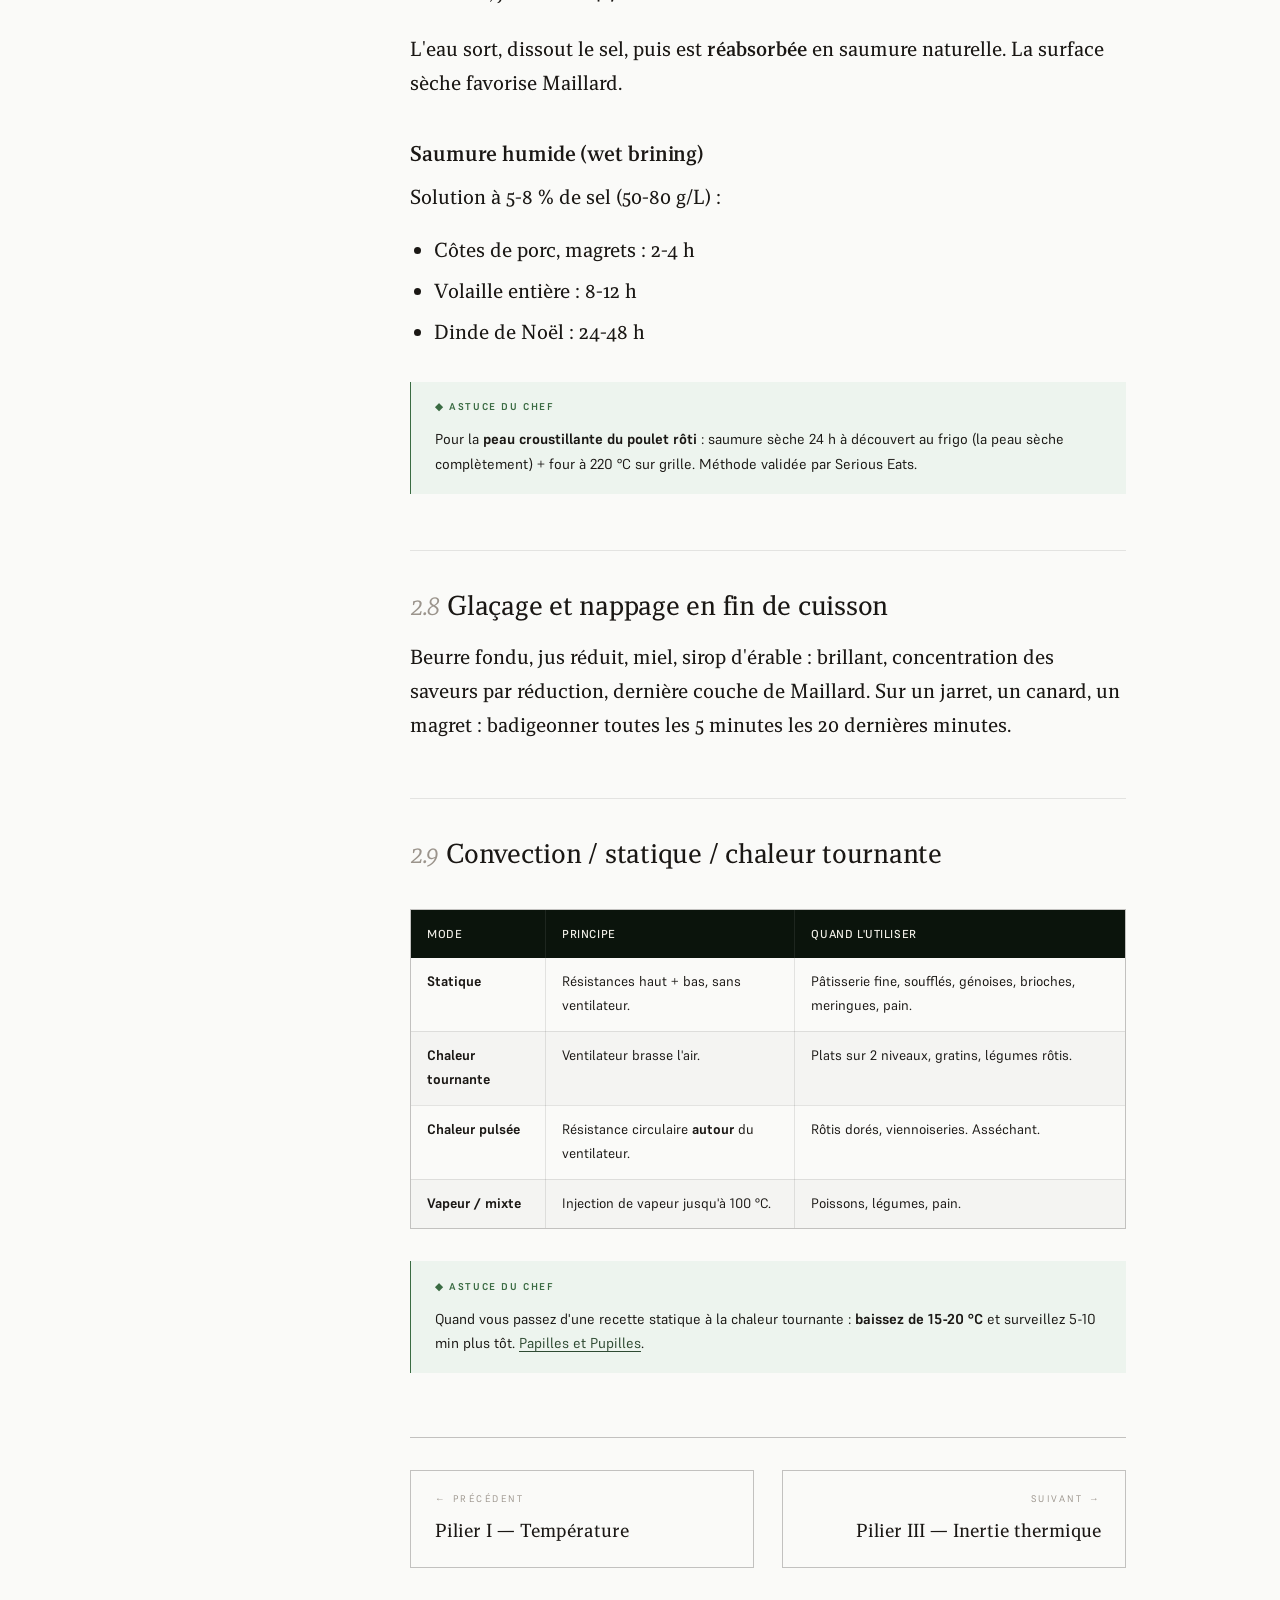
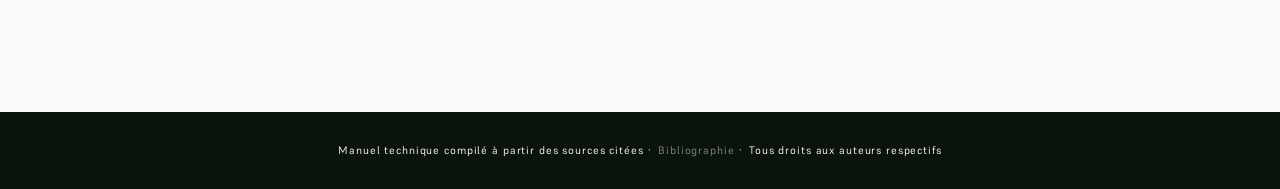
<file: pilier-2-humidite.html>
<!DOCTYPE html>
<html lang="fr">
<head>
<meta charset="UTF-8">
<meta name="viewport" content="width=device-width, initial-scale=1.0">
<title>Pilier II — Humidité — Manuel de cuisine</title>
<link rel="stylesheet" href="assets/style.css">

<!-- PWA meta -->
<link rel="manifest" href="manifest.json">
<meta name="theme-color" content="#0B140C">
<meta name="application-name" content="Manuel de cuisine">
<meta name="apple-mobile-web-app-capable" content="yes">
<meta name="mobile-web-app-capable" content="yes">
<meta name="apple-mobile-web-app-status-bar-style" content="black-translucent">
<meta name="apple-mobile-web-app-title" content="Cuisine">
<link rel="apple-touch-icon" sizes="180x180" href="assets/apple-touch-icon.png">
<link rel="icon" type="image/png" sizes="192x192" href="assets/icon-192.png">
<link rel="icon" type="image/png" sizes="32x32" href="assets/favicon.png">
<link rel="shortcut icon" href="assets/favicon.png">
</head>
<body>

<header class="site-header">
  <a class="brand" href="index.html">
    <img src="assets/chef-transparent.png" class="brand-mark" alt="">
    <span class="brand-text">
      Manuel de <em>cuisine</em>
      <small>Technique &amp; maîtrise</small>
    </span>
  </a>
  <button class="menu-toggle" id="menuToggle" aria-label="Ouvrir le sommaire" aria-expanded="false" aria-controls="sidebar">☰</button>
</header>

<div class="sidebar-backdrop" id="sidebarBackdrop" aria-hidden="true"></div>

<div class="layout">

<aside class="sidebar" id="sidebar" aria-label="Sommaire du manuel">
  <div class="sidebar-section">
    <div class="sidebar-section-title">Le manuel</div>
    <a href="index.html" class="sidebar-link"><span class="num">i.</span>Accueil</a>
  </div>
  <div class="sidebar-section">
    <div class="sidebar-section-title">Les trois piliers</div>
    <a href="pilier-1-temperature.html" class="sidebar-link"><span class="num">I.</span>Température</a>
    <a href="pilier-2-humidite.html" class="sidebar-link current"><span class="num">II.</span>Humidité</a>
    <a href="pilier-2-humidite.html#sec-2-1" class="sidebar-sub"><span class="num">2.1</span>La vapeur dans le four</a>
    <a href="pilier-2-humidite.html#sec-2-2" class="sidebar-sub"><span class="num">2.2</span>Cartouche papier sulfurisé</a>
    <a href="pilier-2-humidite.html#sec-2-3" class="sidebar-sub"><span class="num">2.3</span>Cuisson en croûte de sel</a>
    <a href="pilier-2-humidite.html#sec-2-4" class="sidebar-sub"><span class="num">2.4</span>Cuisson en papillote</a>
    <a href="pilier-2-humidite.html#sec-2-5" class="sidebar-sub"><span class="num">2.5</span>Le braisage</a>
    <a href="pilier-2-humidite.html#sec-2-6" class="sidebar-sub"><span class="num">2.6</span>Le repos de la viande</a>
    <a href="pilier-2-humidite.html#sec-2-7" class="sidebar-sub"><span class="num">2.7</span>La saumure</a>
    <a href="pilier-2-humidite.html#sec-2-8" class="sidebar-sub"><span class="num">2.8</span>Glaçage & nappage</a>
    <a href="pilier-2-humidite.html#sec-2-9" class="sidebar-sub"><span class="num">2.9</span>Convection / statique</a>
    <a href="pilier-3-inertie.html" class="sidebar-link"><span class="num">III.</span>Inertie thermique</a>
  </div>
  <div class="sidebar-section">
    <div class="sidebar-section-title">Atlas du goût</div>
    <a href="epices.html" class="sidebar-link"><span class="num">IV.</span>Épices</a>
  </div>
  <div class="sidebar-section">
    <div class="sidebar-section-title">Protocoles</div>
    <a href="viandes.html" class="sidebar-link"><span class="num">V.</span>Viandes</a>
    <a href="legumes.html" class="sidebar-link"><span class="num">VI.</span>Légumes</a>
    <a href="conservation.html" class="sidebar-link"><span class="num">VII.</span>Conservation</a>
  </div>
  <div class="sidebar-section">
    <div class="sidebar-section-title">Sauces</div>
    <a href="liaisons.html" class="sidebar-link"><span class="num">VIII.</span>Liaisons des sauces</a>
  </div>
  <div class="sidebar-section">
    <div class="sidebar-section-title">Poissons &amp; fruits de mer</div>
    <a href="poisson.html" class="sidebar-link"><span class="num">IX.</span>Cuisson du poisson</a>
  </div>
  <div class="sidebar-section">
    <div class="sidebar-section-title">Ressources</div>
    <a href="biblio.html" class="sidebar-link"><span class="num">vii.</span>Bibliographie</a>
  </div>
</aside>

<main class="content">
<nav class="breadcrumb" aria-label="Fil d'Ariane">
  <a href="index.html">Manuel de cuisine</a>
  <span class="sep">›</span>
  <span class="current">Pilier II — Humidité</span>
</nav>
<div class="page-hero">
  <div class="eyebrow">Pilier deuxième</div>
  <h1>La gestion de l'<em>humidité</em></h1>
  <p class="subtitle">Vapeur, papillote, croûte de sel, braisage, saumure — gouverner l'eau</p>
</div>

<p class="lead">L'eau et la vapeur sont les <strong>vecteurs cachés</strong> de toute cuisson. Maîtriser leur présence — ou leur absence — c'est contrôler la texture finale du produit.</p>

  <div class="chapter-toc">
    <strong>Sommaire du chapitre</strong>
    2.1 Vapeur dans le four · 2.2 Cartouche · 2.3 Croûte de sel · 2.4 Papillote · 2.5 Braisage · 2.6 Repos de la viande · 2.7 Saumure · 2.8 Glaçage · 2.9 Convection vs statique
  </div>

  <h3 id="sec-2-1"><span class="h3-num">2.1</span>La vapeur dans le four — la clé du pain et des viennoiseries</h3>
  <p>Tous les fours à pain professionnels disposent d'<strong>injecteurs de vapeur</strong>. Pourquoi&nbsp;? Parce que la vapeur&nbsp;:</p>
  <ul>
    <li>Maintient la croûte <strong>élastique</strong> les 10 premières minutes (&laquo;&nbsp;coup de buée&nbsp;&raquo;) — la pâte peut s'étirer.</li>
    <li>Gélatinise l'amidon de surface — croûte <strong>brillante et craquante</strong>.</li>
    <li>Active la Maillard sur le gluten.</li>
  </ul>

  <h4>a) La cocotte en fonte (méthode Jim Lahey / Mark Bittman)</h4>
  <p>La cocotte fermée piège la vapeur dégagée par la pâte. <strong>Méthode reine</strong> du pain sans pétrissage&nbsp;:</p>
  <ol>
    <li>Préchauffer la cocotte (avec couvercle) à <strong>240&nbsp;°C pendant 30 min</strong>.</li>
    <li>Déposer la pâte (sur papier sulfurisé) dans la cocotte brûlante. Couvercle.</li>
    <li>Cuire 20-30 min couvercle fermé, puis 10-15 min sans couvercle pour dorer.</li>
  </ol>
  <p>Voir <a href="https://www.lecreuset.fr/fr_FR/cuire-du-pain-dans-une-cocotte-en-fonte-emaillee--recette-facile/cap0059.html" target="_blank">Le Creuset</a> et <a href="https://www.lepaindepapa.fr/cuire-son-pain-a-la-cocotte/" target="_blank">Le Pain de Papa</a>.</p>

  <h4>b) Glaçon ou lèchefrite d'eau</h4>
  <p>Posez un plat creux avec quelques glaçons (ou de l'eau bouillante) au fond du four au moment d'enfourner. La vaporisation brutale crée 30 secondes de buée.</p>

  <h4>c) Pulvérisateur</h4>
  <p>Vaporisez les parois (jamais l'ampoule) 2-3 fois pendant les 8 premières minutes.</p>

  <div class="callout erreur">
    <span class="callout-title"></span>
    <p>Ne mettez <strong>jamais</strong> de glaçons sur la sole en émail/verre chaude&nbsp;: choc thermique, fissures garanties. Toujours un récipient en fonte ou acier.</p>
  </div>

  <h3 id="sec-2-2"><span class="h3-num">2.2</span>La cartouche en papier sulfurisé — l'arme française</h3>
  <p>Disque de papier sulfurisé posé <strong>directement sur la surface du liquide</strong> dans une casserole. Il ralentit l'évaporation, empêche la peau sur crèmes et bouillons, maintient les légumes immergés pendant le braisage à blanc (endives, fenouil, laitues — méthode du <a href="https://chefsimon.com/articles/lexique-braiser" target="_blank">Chef Simon</a>).</p>

  <h3 id="sec-2-3"><span class="h3-num">2.3</span>Cuisson en croûte de sel</h3>
  <p>Technique ancestrale méditerranéenne. Le sel forme une coque imperméable qui cuit à l'étouffée dans la propre vapeur du poisson.</p>
  <p><strong>Recette de référence&nbsp;:</strong> 3,2 kg de gros sel + 15 cl de blancs d'œufs pour un poisson de 1,5-2 kg. Cuisson 180&nbsp;°C, 25-30 min par kg, repos 10 min. Le poisson doit être <strong>vidé mais non écaillé</strong>. Cible à cœur&nbsp;: 60-65&nbsp;°C.</p>

  <blockquote>
    L'intérêt de la cuisson en croûte de sel&nbsp;? C'est au niveau du goût&nbsp;! On déguste le poisson à son plus naturel, au maximum de sa qualité.
    <cite>Jonathan Garnier, <a href="http://recettes-de-chefs.ca/jonathan-garnier/poisson-en-croute-de-sel/" target="_blank">Recettes de chefs</a></cite>
  </blockquote>

  <h3 id="sec-2-4"><span class="h3-num">2.4</span>Cuisson en papillote</h3>
  <p>Enferme l'aliment dans un contenant hermétique. Sous chaleur, l'eau interne se vaporise, gonfle la papillote et cuit à la vapeur sous légère pression.</p>
  <p>Idéal&nbsp;: poissons fragiles (cabillaud, sole, saumon), Saint-Jacques, blancs de volaille, légumes émincés. Temps&nbsp;: <strong>12-15 min à 200-210&nbsp;°C</strong> pour un filet de 150 g.</p>

  <div class="callout astuce">
    <span class="callout-title"></span>
    <p><strong>Aluminium ou papier sulfurisé&nbsp;?</strong> Le sulfurisé est préférable pour les aliments acides (tomate, citron) — l'aluminium peut migrer en milieu acide. Pour un effet &laquo;&nbsp;rôti&nbsp;&raquo; léger&nbsp;: sulfurisé à l'intérieur, alu autour.</p>
  </div>

  <h3 id="sec-2-5"><span class="h3-num">2.5</span>Le braisage — la cuisson mixte par excellence</h3>
  <p>Le braisage combine conduction (parois) et convection (liquide). Protocole canonique&nbsp;:</p>
  <ol>
    <li><strong>Marquage / coloration</strong>&nbsp;: saisir à feu vif (réaction de Maillard, sucs caramélisés).</li>
    <li><strong>Garniture aromatique</strong>&nbsp;: suer mirepoix (oignon, carotte, céleri).</li>
    <li><strong>Déglaçage</strong>&nbsp;: liquide acide (vin, verjus).</li>
    <li><strong>Mouillement</strong>&nbsp;: fond à <strong>mi-hauteur</strong> (jamais immergé). Ratio&nbsp;: 1 part de liquide pour 3 parts de viande.</li>
    <li><strong>Étuvage</strong>&nbsp;: couvercle hermétique, four à <strong>120-150&nbsp;°C</strong>, ou frémissement (jamais ébullition).</li>
    <li><strong>Durée</strong>&nbsp;: 2-4 h paleron, 4-6 h joue, 6-8 h jarret.</li>
  </ol>

  <div class="callout science">
    <span class="callout-title"></span>
    <p><strong>Pourquoi ne pas bouillir&nbsp;?</strong> Au-dessus de 95&nbsp;°C, le collagène se transforme en gélatine <strong>trop rapidement</strong> et la viande devient filandreuse. À 85-90&nbsp;°C, la conversion est progressive, les fibres restent juteuses.</p>
  </div>

  <h3 id="sec-2-6"><span class="h3-num">2.6</span>Le repos de la viande</h3>
  <p>Toute viande cuite doit reposer. Les fibres se détendent, les sucs se redistribuent, la température s'équilibre (carry-over).</p>

  <div class="table-wrapper">
  <table>
    <thead><tr><th>Pièce</th><th>Repos</th><th>Couverture</th></tr></thead>
    <tbody>
    <tr><td>Steak fin (1-2 cm)</td><td>3-5 min</td><td>Aluminium lâche</td></tr>
    <tr><td>Côte de bœuf, entrecôte épaisse</td><td>10-15 min</td><td>Aluminium lâche</td></tr>
    <tr><td>Rôti, gigot</td><td>15-30 min</td><td>Aluminium + torchon</td></tr>
    <tr><td>Prime rib XXL</td><td>30-45 min</td><td>Aluminium + cloche</td></tr>
    <tr><td>Brisket, gros braisés</td><td>1-2 h</td><td>Glacière isolée</td></tr>
    </tbody>
  </table>
  </div>

  <div class="callout erreur">
    <span class="callout-title"></span>
    <p>Emballer <strong>hermétiquement</strong> la viande dans l'aluminium = ramollissement de la croûte par la vapeur piégée. Toujours en papillote <strong>lâche</strong>, en tente.</p>
  </div>

  <h3 id="sec-2-7"><span class="h3-num">2.7</span>La saumure (brining)</h3>
  <p>Le sel <strong>dénature les protéines musculaires</strong>, leur permettant de retenir 10-15&nbsp;% d'eau supplémentaire pendant la cuisson.</p>

  <h4>Saumure sèche (dry brining) — la méthode des pros</h4>
  <p>Sel fin 1&nbsp;% du poids (10&nbsp;g/kg, sel casher préféré), à découvert au frigo&nbsp;:</p>
  <ul>
    <li>Steak épais&nbsp;: 1-12 h (idéal&nbsp;: la veille)</li>
    <li>Poulet entier&nbsp;: 12-24 h</li>
    <li>Dinde, jambon&nbsp;: 24-72 h</li>
  </ul>
  <p>L'eau sort, dissout le sel, puis est <strong>réabsorbée</strong> en saumure naturelle. La surface sèche favorise Maillard.</p>

  <h4>Saumure humide (wet brining)</h4>
  <p>Solution à 5-8&nbsp;% de sel (50-80&nbsp;g/L)&nbsp;:</p>
  <ul>
    <li>Côtes de porc, magrets&nbsp;: 2-4 h</li>
    <li>Volaille entière&nbsp;: 8-12 h</li>
    <li>Dinde de Noël&nbsp;: 24-48 h</li>
  </ul>

  <div class="callout astuce">
    <span class="callout-title"></span>
    <p>Pour la <strong>peau croustillante du poulet rôti</strong>&nbsp;: saumure sèche 24 h à découvert au frigo (la peau sèche complètement) + four à 220&nbsp;°C sur grille. Méthode validée par Serious Eats.</p>
  </div>

  <h3 id="sec-2-8"><span class="h3-num">2.8</span>Glaçage et nappage en fin de cuisson</h3>
  <p>Beurre fondu, jus réduit, miel, sirop d'érable&nbsp;: brillant, concentration des saveurs par réduction, dernière couche de Maillard. Sur un jarret, un canard, un magret&nbsp;: badigeonner toutes les 5 minutes les 20 dernières minutes.</p>

  <h3 id="sec-2-9"><span class="h3-num">2.9</span>Convection / statique / chaleur tournante</h3>
  <div class="table-wrapper">
  <table>
    <thead><tr><th>Mode</th><th>Principe</th><th>Quand l'utiliser</th></tr></thead>
    <tbody>
    <tr><td><b>Statique</b></td><td>Résistances haut + bas, sans ventilateur.</td><td>Pâtisserie fine, soufflés, génoises, brioches, meringues, pain.</td></tr>
    <tr><td><b>Chaleur tournante</b></td><td>Ventilateur brasse l'air.</td><td>Plats sur 2 niveaux, gratins, légumes rôtis.</td></tr>
    <tr><td><b>Chaleur pulsée</b></td><td>Résistance circulaire <b>autour</b> du ventilateur.</td><td>Rôtis dorés, viennoiseries. Asséchant.</td></tr>
    <tr><td><b>Vapeur / mixte</b></td><td>Injection de vapeur jusqu'à 100&nbsp;°C.</td><td>Poissons, légumes, pain.</td></tr>
    </tbody>
  </table>
  </div>

  <div class="callout astuce">
    <span class="callout-title"></span>
    <p>Quand vous passez d'une recette statique à la chaleur tournante&nbsp;: <strong>baissez de 15-20&nbsp;°C</strong> et surveillez 5-10 min plus tôt. <a href="https://www.papillesetpupilles.fr/" target="_blank">Papilles et Pupilles</a>.</p>
  </div>

<nav class="pager" aria-label="Pagination">
  <a class="pager-link prev" href="pilier-1-temperature.html">
    <span class="pager-dir">Précédent</span>
    <span class="pager-title">Pilier I — Température</span>
  </a>
  <a class="pager-link next" href="pilier-3-inertie.html">
    <span class="pager-dir">Suivant</span>
    <span class="pager-title">Pilier III — Inertie thermique</span>
  </a>
</nav>
</main>

</div>

<footer class="site-footer">
  Manuel technique compilé à partir des sources citées · <a href="biblio.html">Bibliographie</a> · Tous droits aux auteurs respectifs
</footer>

<script src="assets/sidebar.js"></script>

<script src="assets/toc.js"></script>

<script>
if ('serviceWorker' in navigator) {
  window.addEventListener('load', function () {
    navigator.serviceWorker.register('service-worker.js').catch(function (err) {
      console.warn('SW registration failed:', err);
    });
  });
}
</script>
</body>
</html>
</file>
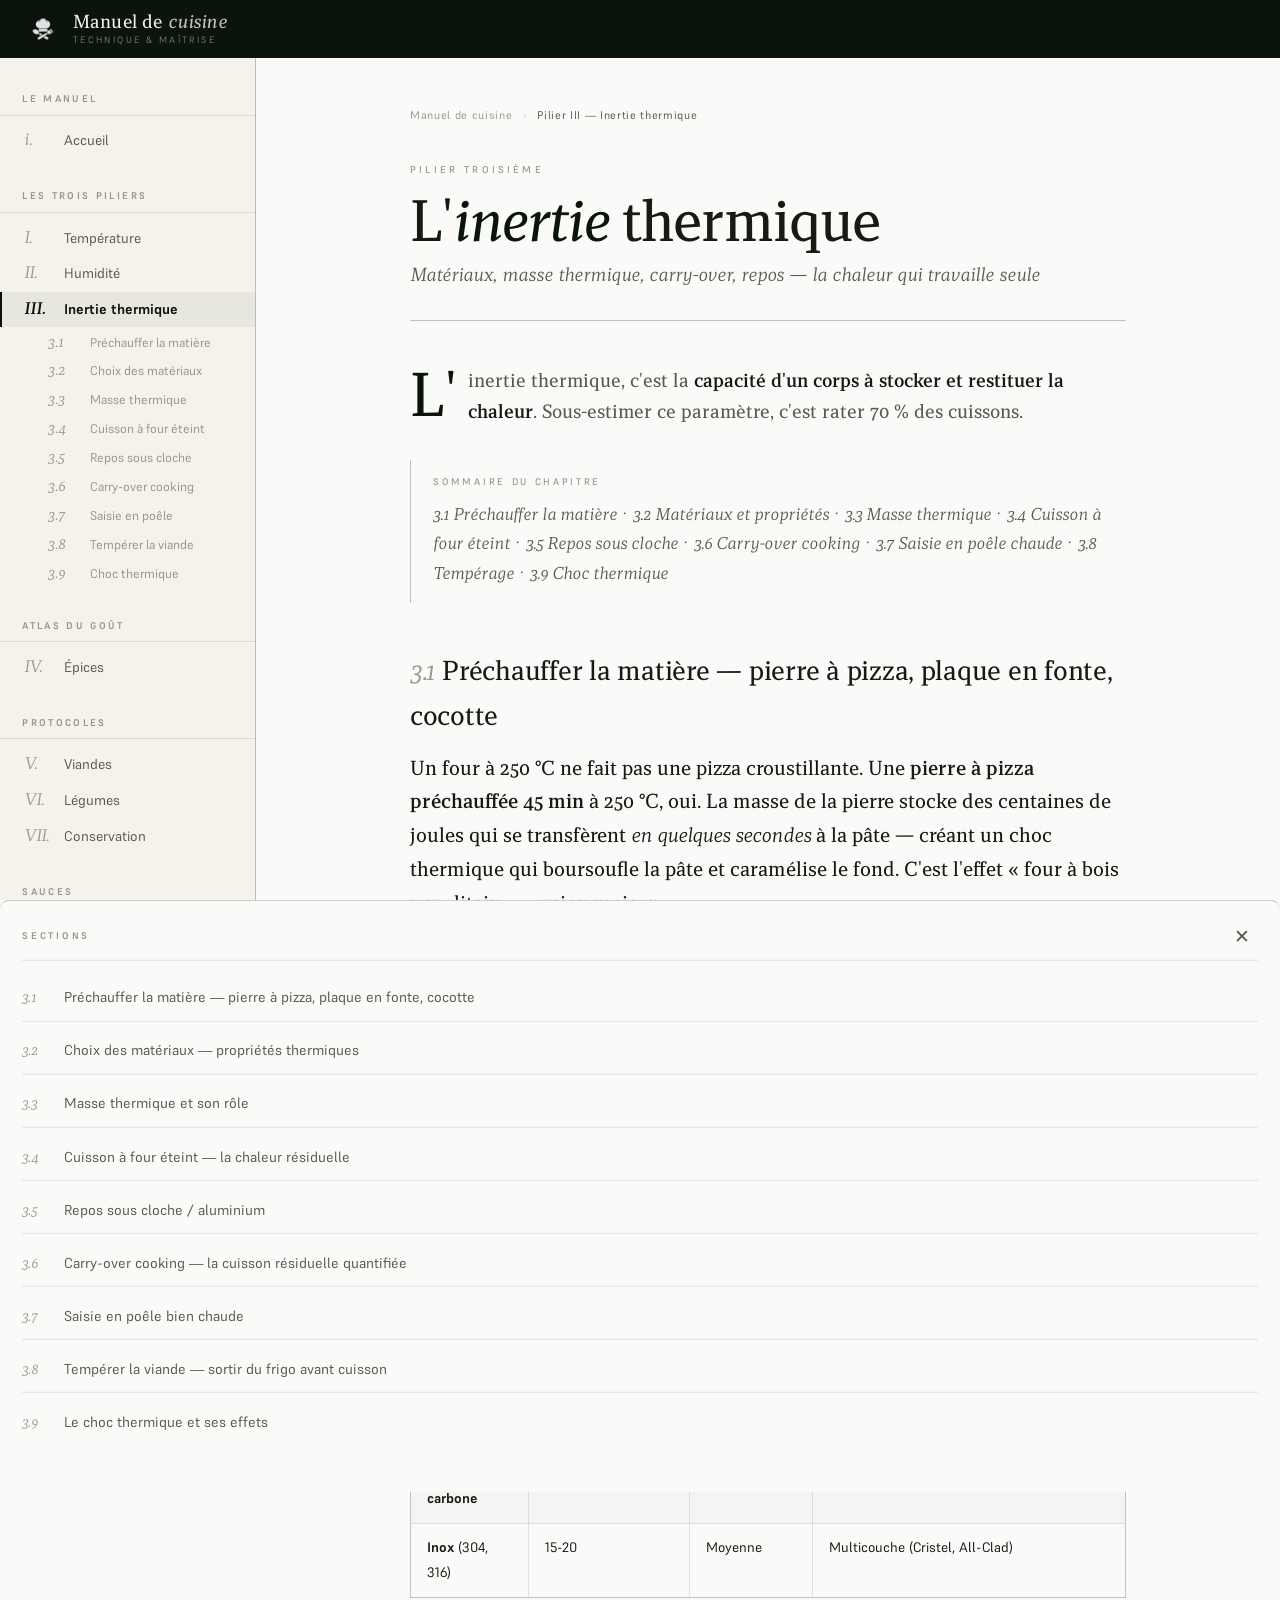
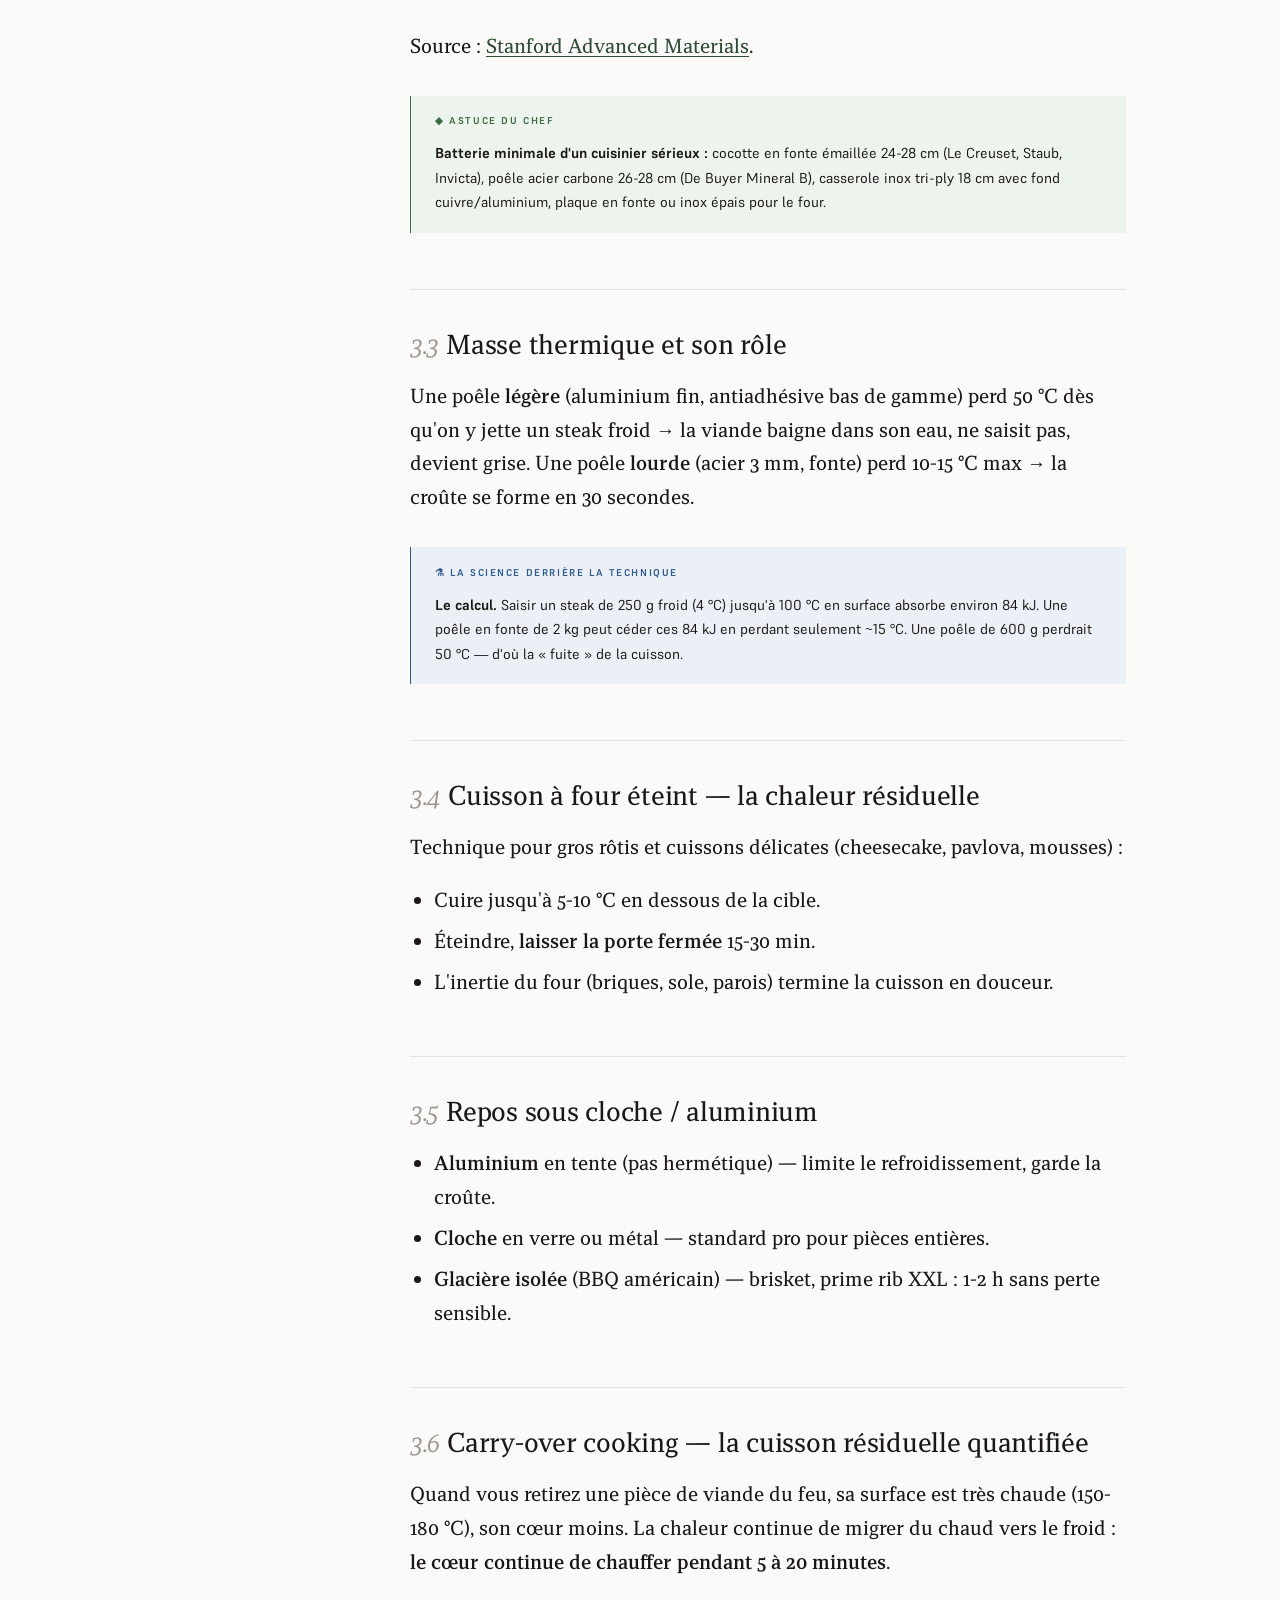
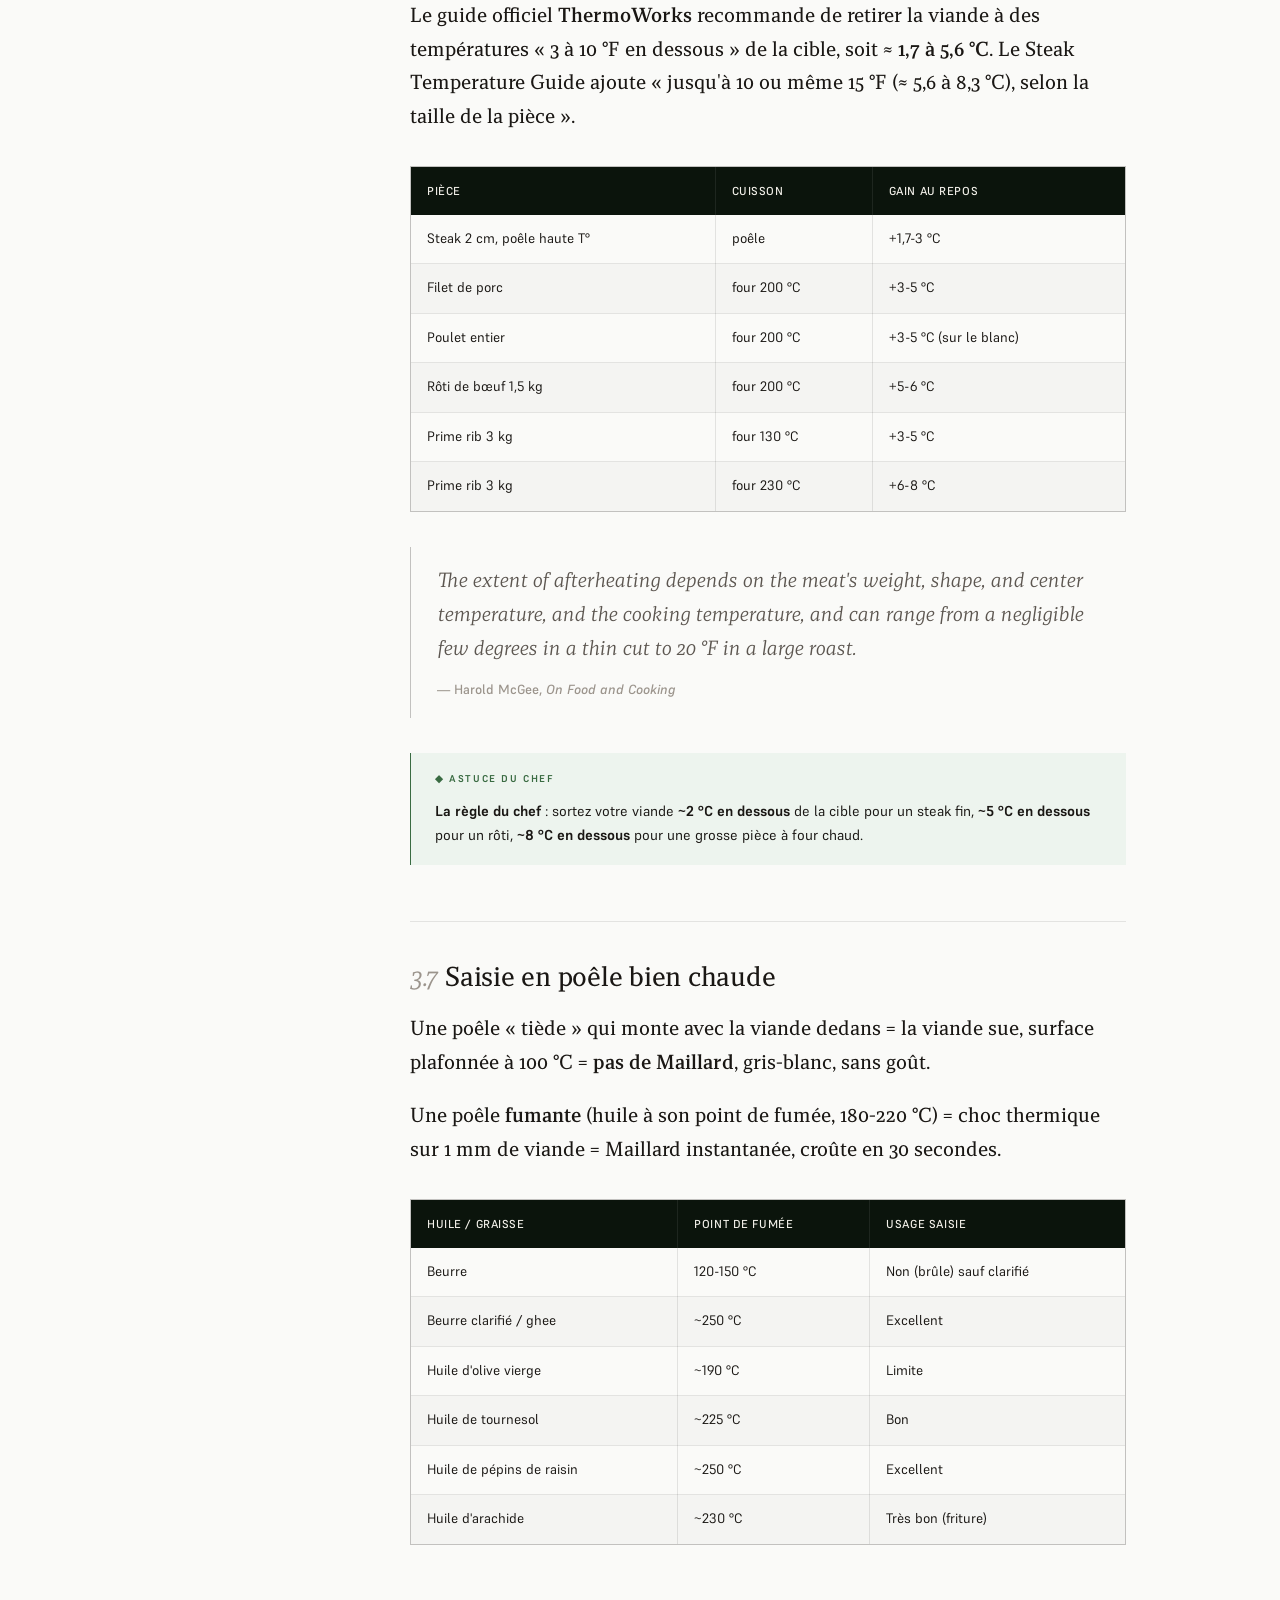
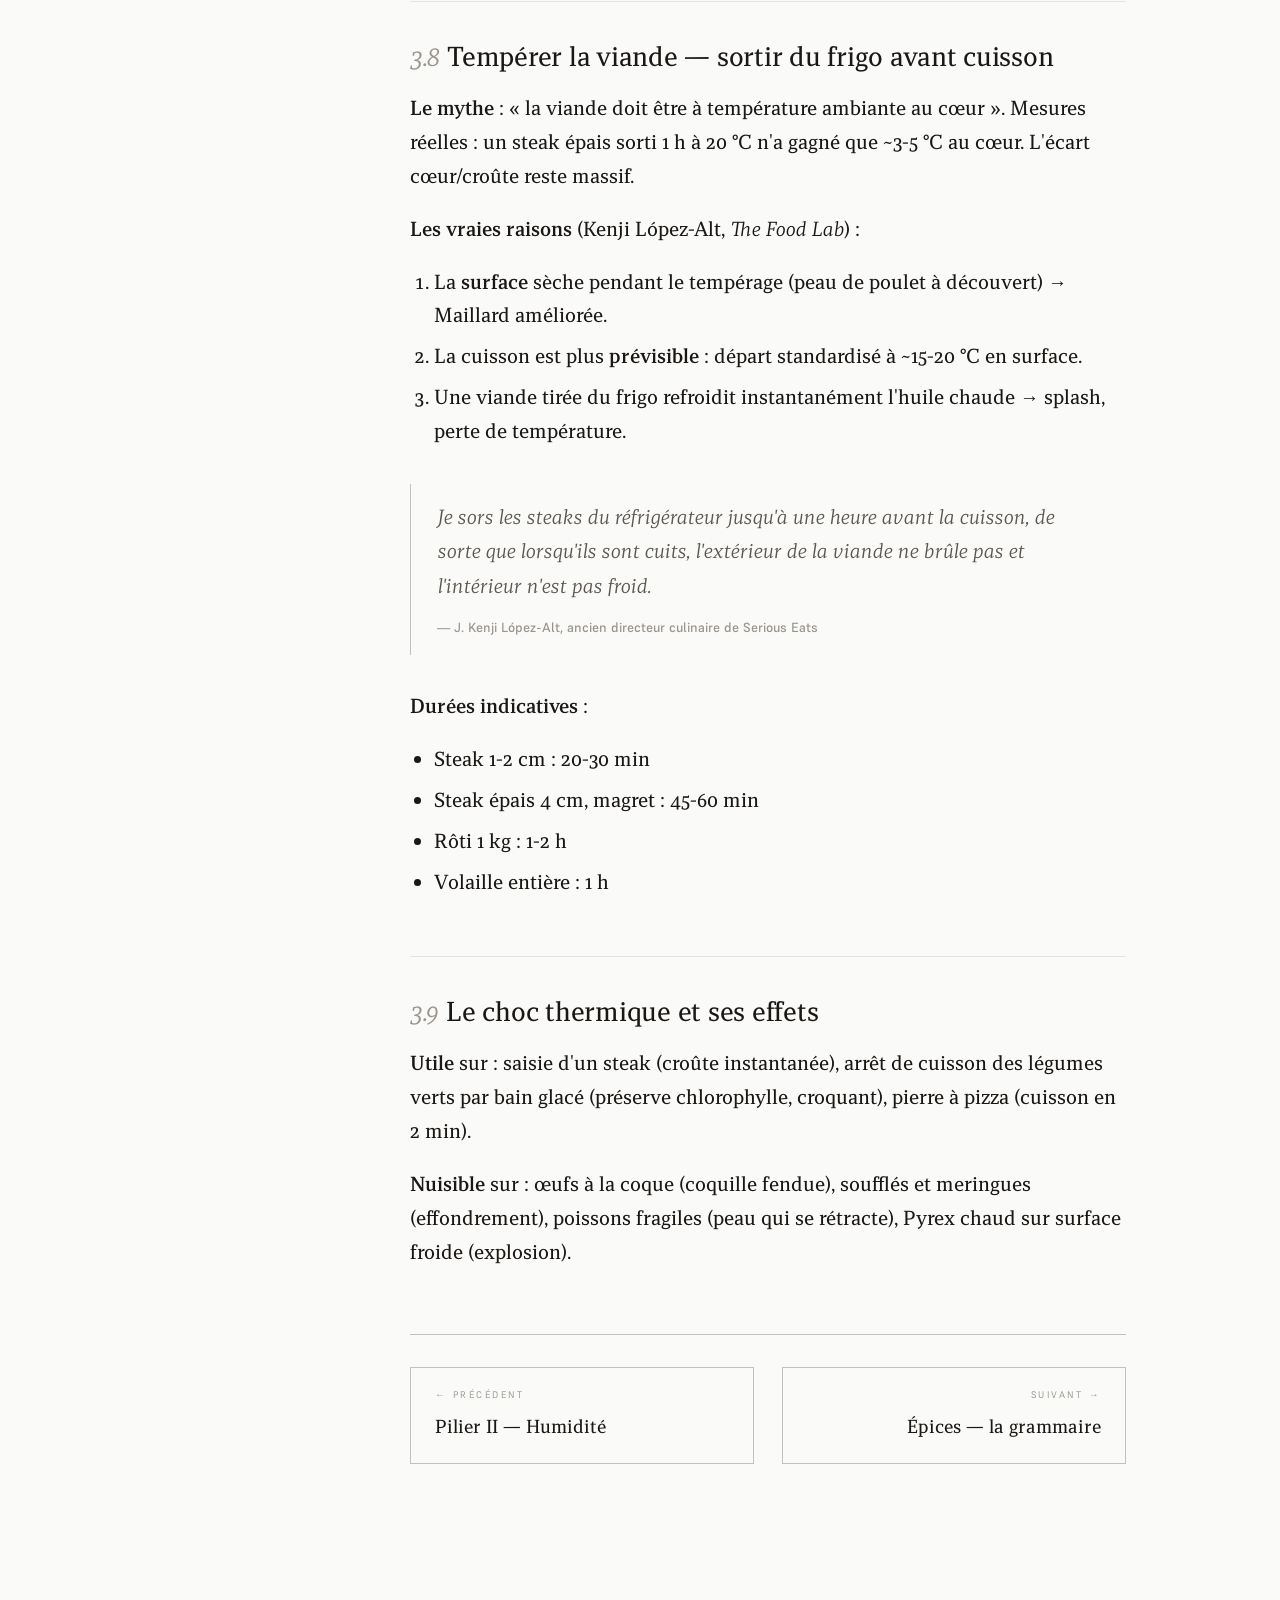
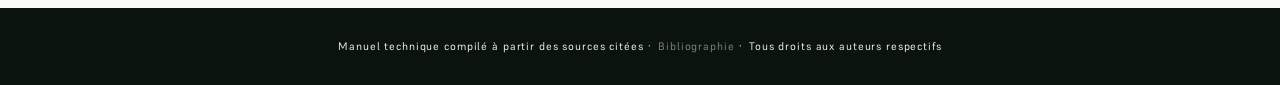
<file: pilier-3-inertie.html>
<!DOCTYPE html>
<html lang="fr">
<head>
<meta charset="UTF-8">
<meta name="viewport" content="width=device-width, initial-scale=1.0">
<title>Pilier III — Inertie thermique — Manuel de cuisine</title>
<link rel="stylesheet" href="assets/style.css">

<!-- PWA meta -->
<link rel="manifest" href="manifest.json">
<meta name="theme-color" content="#0B140C">
<meta name="application-name" content="Manuel de cuisine">
<meta name="apple-mobile-web-app-capable" content="yes">
<meta name="mobile-web-app-capable" content="yes">
<meta name="apple-mobile-web-app-status-bar-style" content="black-translucent">
<meta name="apple-mobile-web-app-title" content="Cuisine">
<link rel="apple-touch-icon" sizes="180x180" href="assets/apple-touch-icon.png">
<link rel="icon" type="image/png" sizes="192x192" href="assets/icon-192.png">
<link rel="icon" type="image/png" sizes="32x32" href="assets/favicon.png">
<link rel="shortcut icon" href="assets/favicon.png">
</head>
<body>

<header class="site-header">
  <a class="brand" href="index.html">
    <img src="assets/chef-transparent.png" class="brand-mark" alt="">
    <span class="brand-text">
      Manuel de <em>cuisine</em>
      <small>Technique &amp; maîtrise</small>
    </span>
  </a>
  <button class="menu-toggle" id="menuToggle" aria-label="Ouvrir le sommaire" aria-expanded="false" aria-controls="sidebar">☰</button>
</header>

<div class="sidebar-backdrop" id="sidebarBackdrop" aria-hidden="true"></div>

<div class="layout">

<aside class="sidebar" id="sidebar" aria-label="Sommaire du manuel">
  <div class="sidebar-section">
    <div class="sidebar-section-title">Le manuel</div>
    <a href="index.html" class="sidebar-link"><span class="num">i.</span>Accueil</a>
  </div>
  <div class="sidebar-section">
    <div class="sidebar-section-title">Les trois piliers</div>
    <a href="pilier-1-temperature.html" class="sidebar-link"><span class="num">I.</span>Température</a>
    <a href="pilier-2-humidite.html" class="sidebar-link"><span class="num">II.</span>Humidité</a>
    <a href="pilier-3-inertie.html" class="sidebar-link current"><span class="num">III.</span>Inertie thermique</a>
    <a href="pilier-3-inertie.html#sec-3-1" class="sidebar-sub"><span class="num">3.1</span>Préchauffer la matière</a>
    <a href="pilier-3-inertie.html#sec-3-2" class="sidebar-sub"><span class="num">3.2</span>Choix des matériaux</a>
    <a href="pilier-3-inertie.html#sec-3-3" class="sidebar-sub"><span class="num">3.3</span>Masse thermique</a>
    <a href="pilier-3-inertie.html#sec-3-4" class="sidebar-sub"><span class="num">3.4</span>Cuisson à four éteint</a>
    <a href="pilier-3-inertie.html#sec-3-5" class="sidebar-sub"><span class="num">3.5</span>Repos sous cloche</a>
    <a href="pilier-3-inertie.html#sec-3-6" class="sidebar-sub"><span class="num">3.6</span>Carry-over cooking</a>
    <a href="pilier-3-inertie.html#sec-3-7" class="sidebar-sub"><span class="num">3.7</span>Saisie en poêle</a>
    <a href="pilier-3-inertie.html#sec-3-8" class="sidebar-sub"><span class="num">3.8</span>Tempérer la viande</a>
    <a href="pilier-3-inertie.html#sec-3-9" class="sidebar-sub"><span class="num">3.9</span>Choc thermique</a>
  </div>
  <div class="sidebar-section">
    <div class="sidebar-section-title">Atlas du goût</div>
    <a href="epices.html" class="sidebar-link"><span class="num">IV.</span>Épices</a>
  </div>
  <div class="sidebar-section">
    <div class="sidebar-section-title">Protocoles</div>
    <a href="viandes.html" class="sidebar-link"><span class="num">V.</span>Viandes</a>
    <a href="legumes.html" class="sidebar-link"><span class="num">VI.</span>Légumes</a>
    <a href="conservation.html" class="sidebar-link"><span class="num">VII.</span>Conservation</a>
  </div>
  <div class="sidebar-section">
    <div class="sidebar-section-title">Sauces</div>
    <a href="liaisons.html" class="sidebar-link"><span class="num">VIII.</span>Liaisons des sauces</a>
  </div>
  <div class="sidebar-section">
    <div class="sidebar-section-title">Poissons &amp; fruits de mer</div>
    <a href="poisson.html" class="sidebar-link"><span class="num">IX.</span>Cuisson du poisson</a>
  </div>
  <div class="sidebar-section">
    <div class="sidebar-section-title">Ressources</div>
    <a href="biblio.html" class="sidebar-link"><span class="num">vii.</span>Bibliographie</a>
  </div>
</aside>

<main class="content">
<nav class="breadcrumb" aria-label="Fil d'Ariane">
  <a href="index.html">Manuel de cuisine</a>
  <span class="sep">›</span>
  <span class="current">Pilier III — Inertie thermique</span>
</nav>
<div class="page-hero">
  <div class="eyebrow">Pilier troisième</div>
  <h1>L'<em>inertie</em> thermique</h1>
  <p class="subtitle">Matériaux, masse thermique, carry-over, repos — la chaleur qui travaille seule</p>
</div>

<p class="lead">L'inertie thermique, c'est la <strong>capacité d'un corps à stocker et restituer la chaleur</strong>. Sous-estimer ce paramètre, c'est rater 70&nbsp;% des cuissons.</p>

  <div class="chapter-toc">
    <strong>Sommaire du chapitre</strong>
    3.1 Préchauffer la matière · 3.2 Matériaux et propriétés · 3.3 Masse thermique · 3.4 Cuisson à four éteint · 3.5 Repos sous cloche · 3.6 Carry-over cooking · 3.7 Saisie en poêle chaude · 3.8 Tempérage · 3.9 Choc thermique
  </div>

  <h3 id="sec-3-1"><span class="h3-num">3.1</span>Préchauffer la matière — pierre à pizza, plaque en fonte, cocotte</h3>
  <p>Un four à 250&nbsp;°C ne fait pas une pizza croustillante. Une <strong>pierre à pizza préchauffée 45 min</strong> à 250&nbsp;°C, oui. La masse de la pierre stocke des centaines de joules qui se transfèrent <em>en quelques secondes</em> à la pâte — créant un choc thermique qui boursoufle la pâte et caramélise le fond. C'est l'effet &laquo;&nbsp;four à bois napolitain&nbsp;&raquo; version maison.</p>
  <p>Pareil pour&nbsp;: la cocotte en fonte préchauffée à blanc avant le pain → effet four à pain. La plaque en fonte préchauffée à 300&nbsp;°C avant la saisie d'un steak. La poêle en acier qui doit fumer légèrement avant l'huile.</p>

  <h3 id="sec-3-2"><span class="h3-num">3.2</span>Choix des matériaux — propriétés thermiques</h3>
  <div class="table-wrapper">
  <table>
    <thead><tr><th>Matériau</th><th>Conductivité (W/m·K)</th><th>Masse / inertie</th><th>Idéal pour</th></tr></thead>
    <tbody>
    <tr><td><b>Cuivre</b></td><td>400</td><td>Faible</td><td>Sauces, sabayons, confitures, saisies courtes</td></tr>
    <tr><td><b>Aluminium</b></td><td>205</td><td>Faible</td><td>Friture, casseroles légères (souvent en couche tri-ply)</td></tr>
    <tr><td><b>Fer / fonte</b></td><td>~80</td><td>Très élevée</td><td>Mijotage, pain en cocotte, pierre à pizza</td></tr>
    <tr><td><b>Acier carbone</b></td><td>~50</td><td>Moyenne</td><td>Crêpes, omelettes, saisie steak, wok</td></tr>
    <tr><td><b>Inox</b> (304, 316)</td><td>15-20</td><td>Moyenne</td><td>Multicouche (Cristel, All-Clad)</td></tr>
    </tbody>
  </table>
  </div>
  <p>Source&nbsp;: <a href="https://www.samaterials.fr/blog/thermal-conductivity-of-common-materials.html" target="_blank">Stanford Advanced Materials</a>.</p>

  <div class="callout astuce">
    <span class="callout-title"></span>
    <p><strong>Batterie minimale d'un cuisinier sérieux&nbsp;:</strong> cocotte en fonte émaillée 24-28 cm (Le Creuset, Staub, Invicta), poêle acier carbone 26-28 cm (De Buyer Mineral B), casserole inox tri-ply 18 cm avec fond cuivre/aluminium, plaque en fonte ou inox épais pour le four.</p>
  </div>

  <h3 id="sec-3-3"><span class="h3-num">3.3</span>Masse thermique et son rôle</h3>
  <p>Une poêle <strong>légère</strong> (aluminium fin, antiadhésive bas de gamme) perd 50&nbsp;°C dès qu'on y jette un steak froid → la viande baigne dans son eau, ne saisit pas, devient grise. Une poêle <strong>lourde</strong> (acier 3 mm, fonte) perd 10-15&nbsp;°C max → la croûte se forme en 30 secondes.</p>

  <div class="callout science">
    <span class="callout-title"></span>
    <p><strong>Le calcul.</strong> Saisir un steak de 250 g froid (4&nbsp;°C) jusqu'à 100&nbsp;°C en surface absorbe environ 84 kJ. Une poêle en fonte de 2 kg peut céder ces 84 kJ en perdant seulement ~15&nbsp;°C. Une poêle de 600 g perdrait 50&nbsp;°C — d'où la &laquo;&nbsp;fuite&nbsp;&raquo; de la cuisson.</p>
  </div>

  <h3 id="sec-3-4"><span class="h3-num">3.4</span>Cuisson à four éteint — la chaleur résiduelle</h3>
  <p>Technique pour gros rôtis et cuissons délicates (cheesecake, pavlova, mousses)&nbsp;:</p>
  <ul>
    <li>Cuire jusqu'à 5-10&nbsp;°C en dessous de la cible.</li>
    <li>Éteindre, <strong>laisser la porte fermée</strong> 15-30 min.</li>
    <li>L'inertie du four (briques, sole, parois) termine la cuisson en douceur.</li>
  </ul>

  <h3 id="sec-3-5"><span class="h3-num">3.5</span>Repos sous cloche / aluminium</h3>
  <ul>
    <li><strong>Aluminium</strong> en tente (pas hermétique) — limite le refroidissement, garde la croûte.</li>
    <li><strong>Cloche</strong> en verre ou métal — standard pro pour pièces entières.</li>
    <li><strong>Glacière isolée</strong> (BBQ américain) — brisket, prime rib XXL&nbsp;: 1-2 h sans perte sensible.</li>
  </ul>

  <h3 id="sec-3-6"><span class="h3-num">3.6</span>Carry-over cooking — la cuisson résiduelle quantifiée</h3>
  <p>Quand vous retirez une pièce de viande du feu, sa surface est très chaude (150-180&nbsp;°C), son cœur moins. La chaleur continue de migrer du chaud vers le froid&nbsp;: <strong>le cœur continue de chauffer pendant 5 à 20 minutes</strong>.</p>
  <p>Le guide officiel <strong>ThermoWorks</strong> recommande de retirer la viande à des températures &laquo;&nbsp;3 à 10&nbsp;°F en dessous&nbsp;&raquo; de la cible, soit ≈ <strong>1,7 à 5,6&nbsp;°C</strong>. Le Steak Temperature Guide ajoute &laquo;&nbsp;jusqu'à 10 ou même 15&nbsp;°F (≈ 5,6 à 8,3&nbsp;°C), selon la taille de la pièce&nbsp;&raquo;.</p>

  <div class="table-wrapper">
  <table>
    <thead><tr><th>Pièce</th><th>Cuisson</th><th>Gain au repos</th></tr></thead>
    <tbody>
    <tr><td>Steak 2 cm, poêle haute T°</td><td>poêle</td><td>+1,7-3&nbsp;°C</td></tr>
    <tr><td>Filet de porc</td><td>four 200&nbsp;°C</td><td>+3-5&nbsp;°C</td></tr>
    <tr><td>Poulet entier</td><td>four 200&nbsp;°C</td><td>+3-5&nbsp;°C (sur le blanc)</td></tr>
    <tr><td>Rôti de bœuf 1,5 kg</td><td>four 200&nbsp;°C</td><td>+5-6&nbsp;°C</td></tr>
    <tr><td>Prime rib 3 kg</td><td>four 130&nbsp;°C</td><td>+3-5&nbsp;°C</td></tr>
    <tr><td>Prime rib 3 kg</td><td>four 230&nbsp;°C</td><td>+6-8&nbsp;°C</td></tr>
    </tbody>
  </table>
  </div>

  <blockquote>
    The extent of afterheating depends on the meat's weight, shape, and center temperature, and the cooking temperature, and can range from a negligible few degrees in a thin cut to 20&nbsp;°F in a large roast.
    <cite>Harold McGee, <em>On Food and Cooking</em></cite>
  </blockquote>

  <div class="callout astuce">
    <span class="callout-title"></span>
    <p><strong>La règle du chef</strong>&nbsp;: sortez votre viande <strong>~2&nbsp;°C en dessous</strong> de la cible pour un steak fin, <strong>~5&nbsp;°C en dessous</strong> pour un rôti, <strong>~8&nbsp;°C en dessous</strong> pour une grosse pièce à four chaud.</p>
  </div>

  <h3 id="sec-3-7"><span class="h3-num">3.7</span>Saisie en poêle bien chaude</h3>
  <p>Une poêle &laquo;&nbsp;tiède&nbsp;&raquo; qui monte avec la viande dedans = la viande sue, surface plafonnée à 100&nbsp;°C = <strong>pas de Maillard</strong>, gris-blanc, sans goût.</p>
  <p>Une poêle <strong>fumante</strong> (huile à son point de fumée, 180-220&nbsp;°C) = choc thermique sur 1 mm de viande = Maillard instantanée, croûte en 30 secondes.</p>

  <div class="table-wrapper">
  <table>
    <thead><tr><th>Huile / graisse</th><th>Point de fumée</th><th>Usage saisie</th></tr></thead>
    <tbody>
    <tr><td>Beurre</td><td>120-150&nbsp;°C</td><td>Non (brûle) sauf clarifié</td></tr>
    <tr><td>Beurre clarifié / ghee</td><td>~250&nbsp;°C</td><td>Excellent</td></tr>
    <tr><td>Huile d'olive vierge</td><td>~190&nbsp;°C</td><td>Limite</td></tr>
    <tr><td>Huile de tournesol</td><td>~225&nbsp;°C</td><td>Bon</td></tr>
    <tr><td>Huile de pépins de raisin</td><td>~250&nbsp;°C</td><td>Excellent</td></tr>
    <tr><td>Huile d'arachide</td><td>~230&nbsp;°C</td><td>Très bon (friture)</td></tr>
    </tbody>
  </table>
  </div>

  <h3 id="sec-3-8"><span class="h3-num">3.8</span>Tempérer la viande — sortir du frigo avant cuisson</h3>
  <p><strong>Le mythe</strong>&nbsp;: &laquo;&nbsp;la viande doit être à température ambiante au cœur&nbsp;&raquo;. Mesures réelles&nbsp;: un steak épais sorti 1 h à 20&nbsp;°C n'a gagné que ~3-5&nbsp;°C au cœur. L'écart cœur/croûte reste massif.</p>
  <p><strong>Les vraies raisons</strong> (Kenji López-Alt, <em>The Food Lab</em>)&nbsp;:</p>
  <ol>
    <li>La <strong>surface</strong> sèche pendant le tempérage (peau de poulet à découvert) → Maillard améliorée.</li>
    <li>La cuisson est plus <strong>prévisible</strong>&nbsp;: départ standardisé à ~15-20&nbsp;°C en surface.</li>
    <li>Une viande tirée du frigo refroidit instantanément l'huile chaude → splash, perte de température.</li>
  </ol>

  <blockquote>
    Je sors les steaks du réfrigérateur jusqu'à une heure avant la cuisson, de sorte que lorsqu'ils sont cuits, l'extérieur de la viande ne brûle pas et l'intérieur n'est pas froid.
    <cite>J. Kenji López-Alt, ancien directeur culinaire de Serious Eats</cite>
  </blockquote>

  <p><strong>Durées indicatives</strong>&nbsp;:</p>
  <ul>
    <li>Steak 1-2 cm&nbsp;: 20-30 min</li>
    <li>Steak épais 4 cm, magret&nbsp;: 45-60 min</li>
    <li>Rôti 1 kg&nbsp;: 1-2 h</li>
    <li>Volaille entière&nbsp;: 1 h</li>
  </ul>

  <h3 id="sec-3-9"><span class="h3-num">3.9</span>Le choc thermique et ses effets</h3>
  <p><strong>Utile</strong> sur&nbsp;: saisie d'un steak (croûte instantanée), arrêt de cuisson des légumes verts par bain glacé (préserve chlorophylle, croquant), pierre à pizza (cuisson en 2 min).</p>
  <p><strong>Nuisible</strong> sur&nbsp;: œufs à la coque (coquille fendue), soufflés et meringues (effondrement), poissons fragiles (peau qui se rétracte), Pyrex chaud sur surface froide (explosion).</p>

<nav class="pager" aria-label="Pagination">
  <a class="pager-link prev" href="pilier-2-humidite.html">
    <span class="pager-dir">Précédent</span>
    <span class="pager-title">Pilier II — Humidité</span>
  </a>
  <a class="pager-link next" href="epices.html">
    <span class="pager-dir">Suivant</span>
    <span class="pager-title">Épices — la grammaire</span>
  </a>
</nav>
</main>

</div>

<footer class="site-footer">
  Manuel technique compilé à partir des sources citées · <a href="biblio.html">Bibliographie</a> · Tous droits aux auteurs respectifs
</footer>

<script src="assets/sidebar.js"></script>

<script src="assets/toc.js"></script>

<script>
if ('serviceWorker' in navigator) {
  window.addEventListener('load', function () {
    navigator.serviceWorker.register('service-worker.js').catch(function (err) {
      console.warn('SW registration failed:', err);
    });
  });
}
</script>
</body>
</html>
</file>
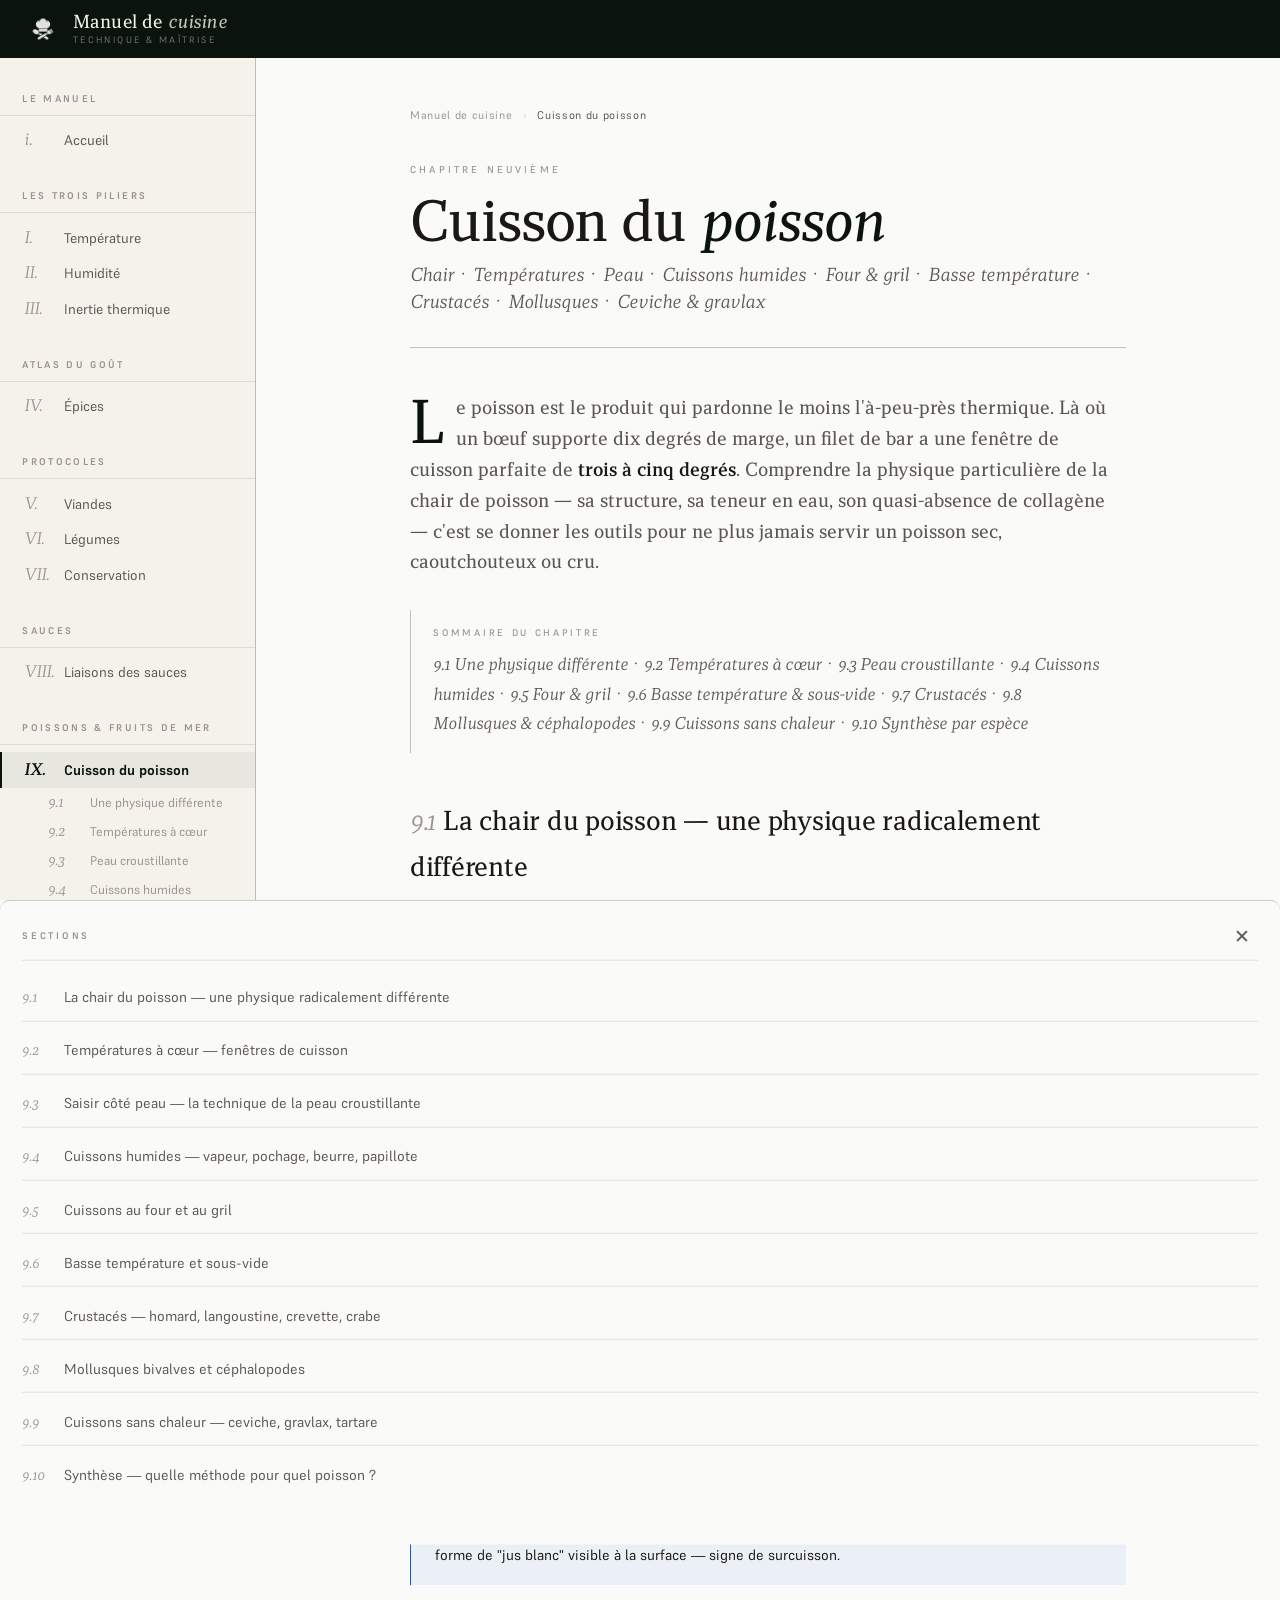
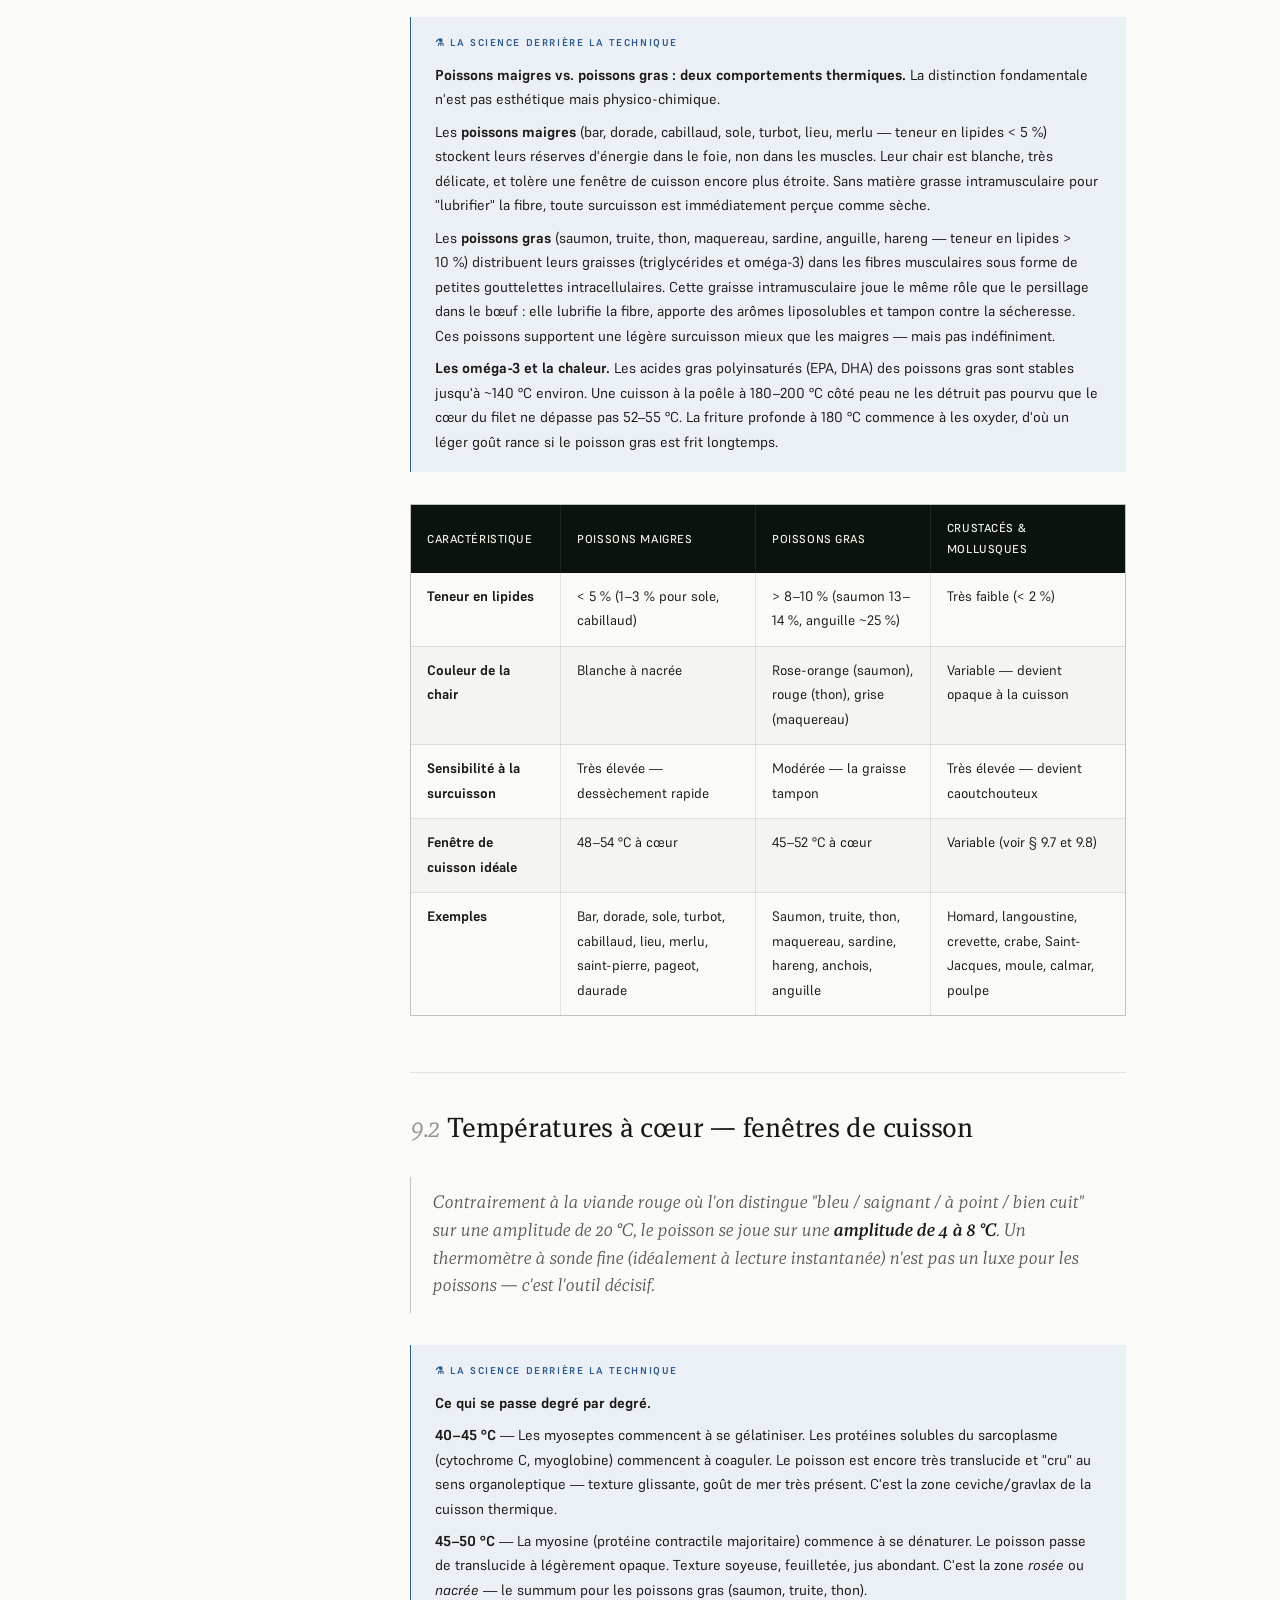
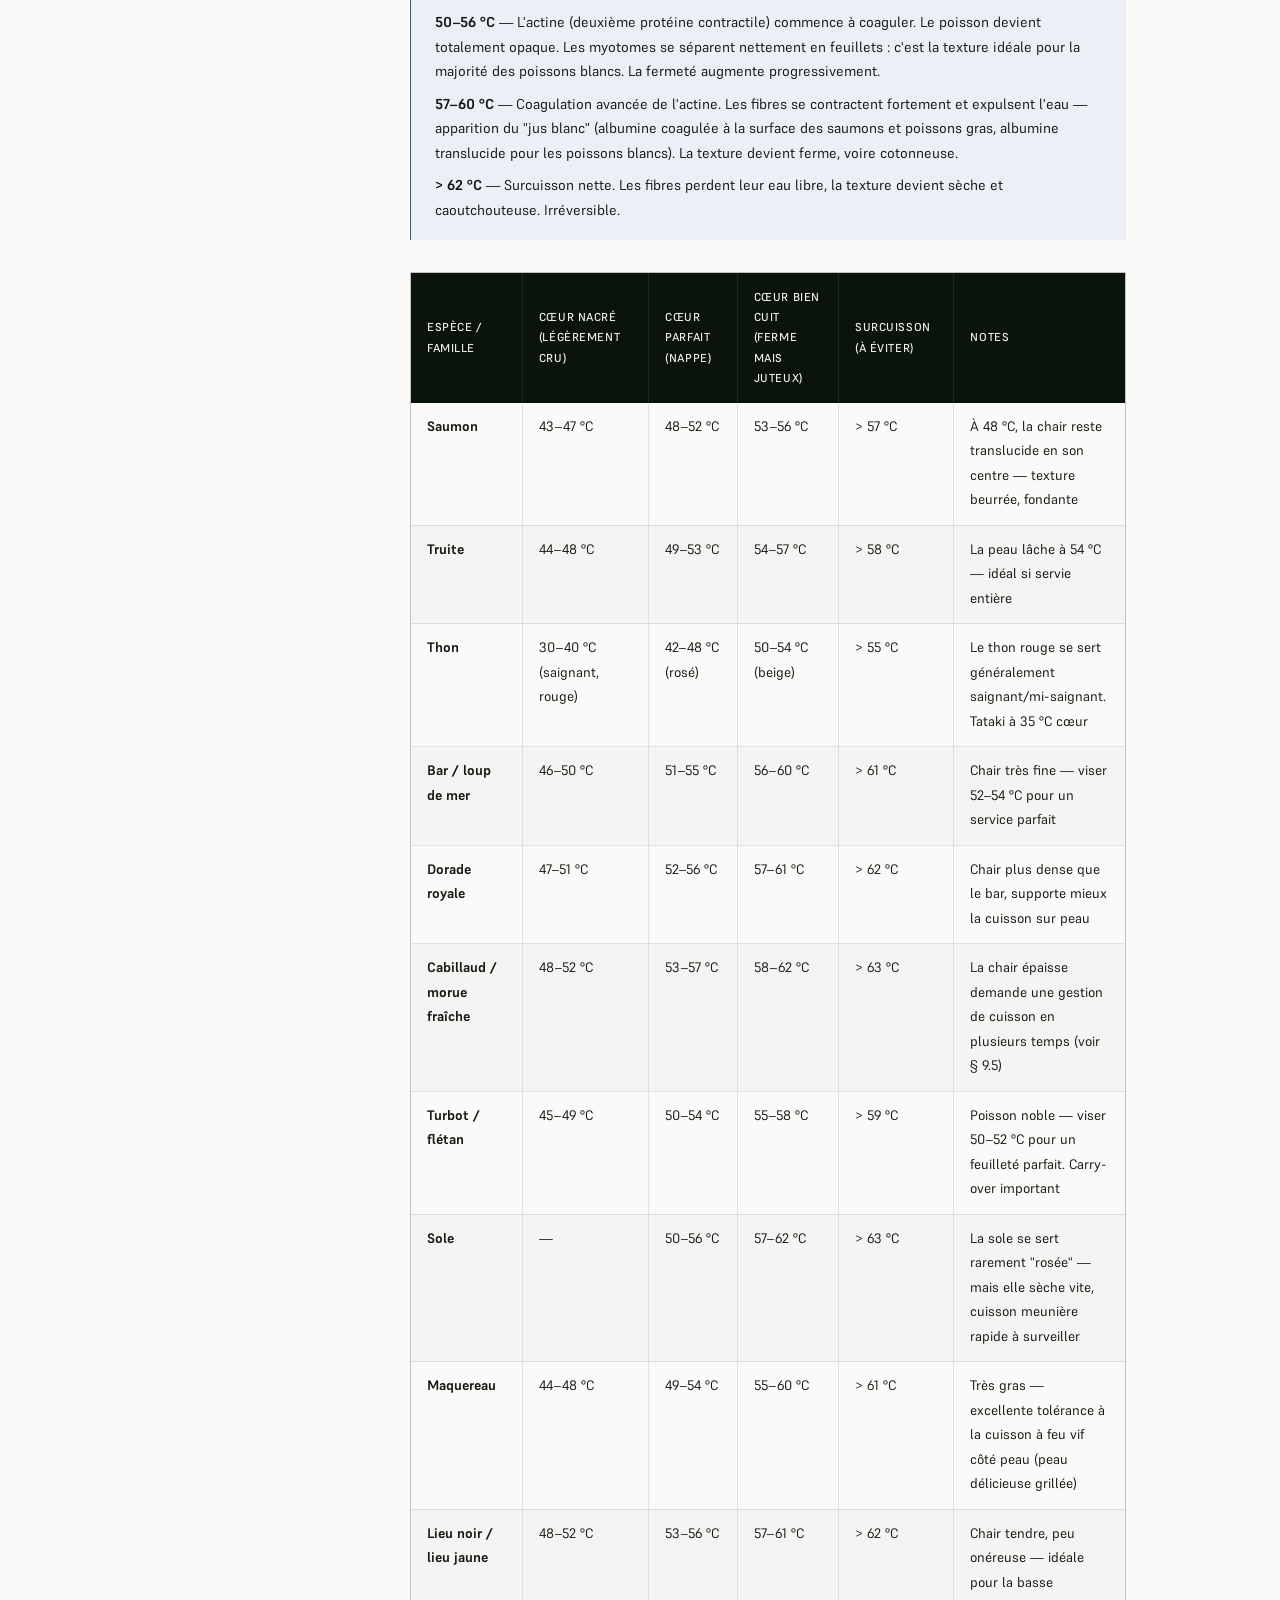
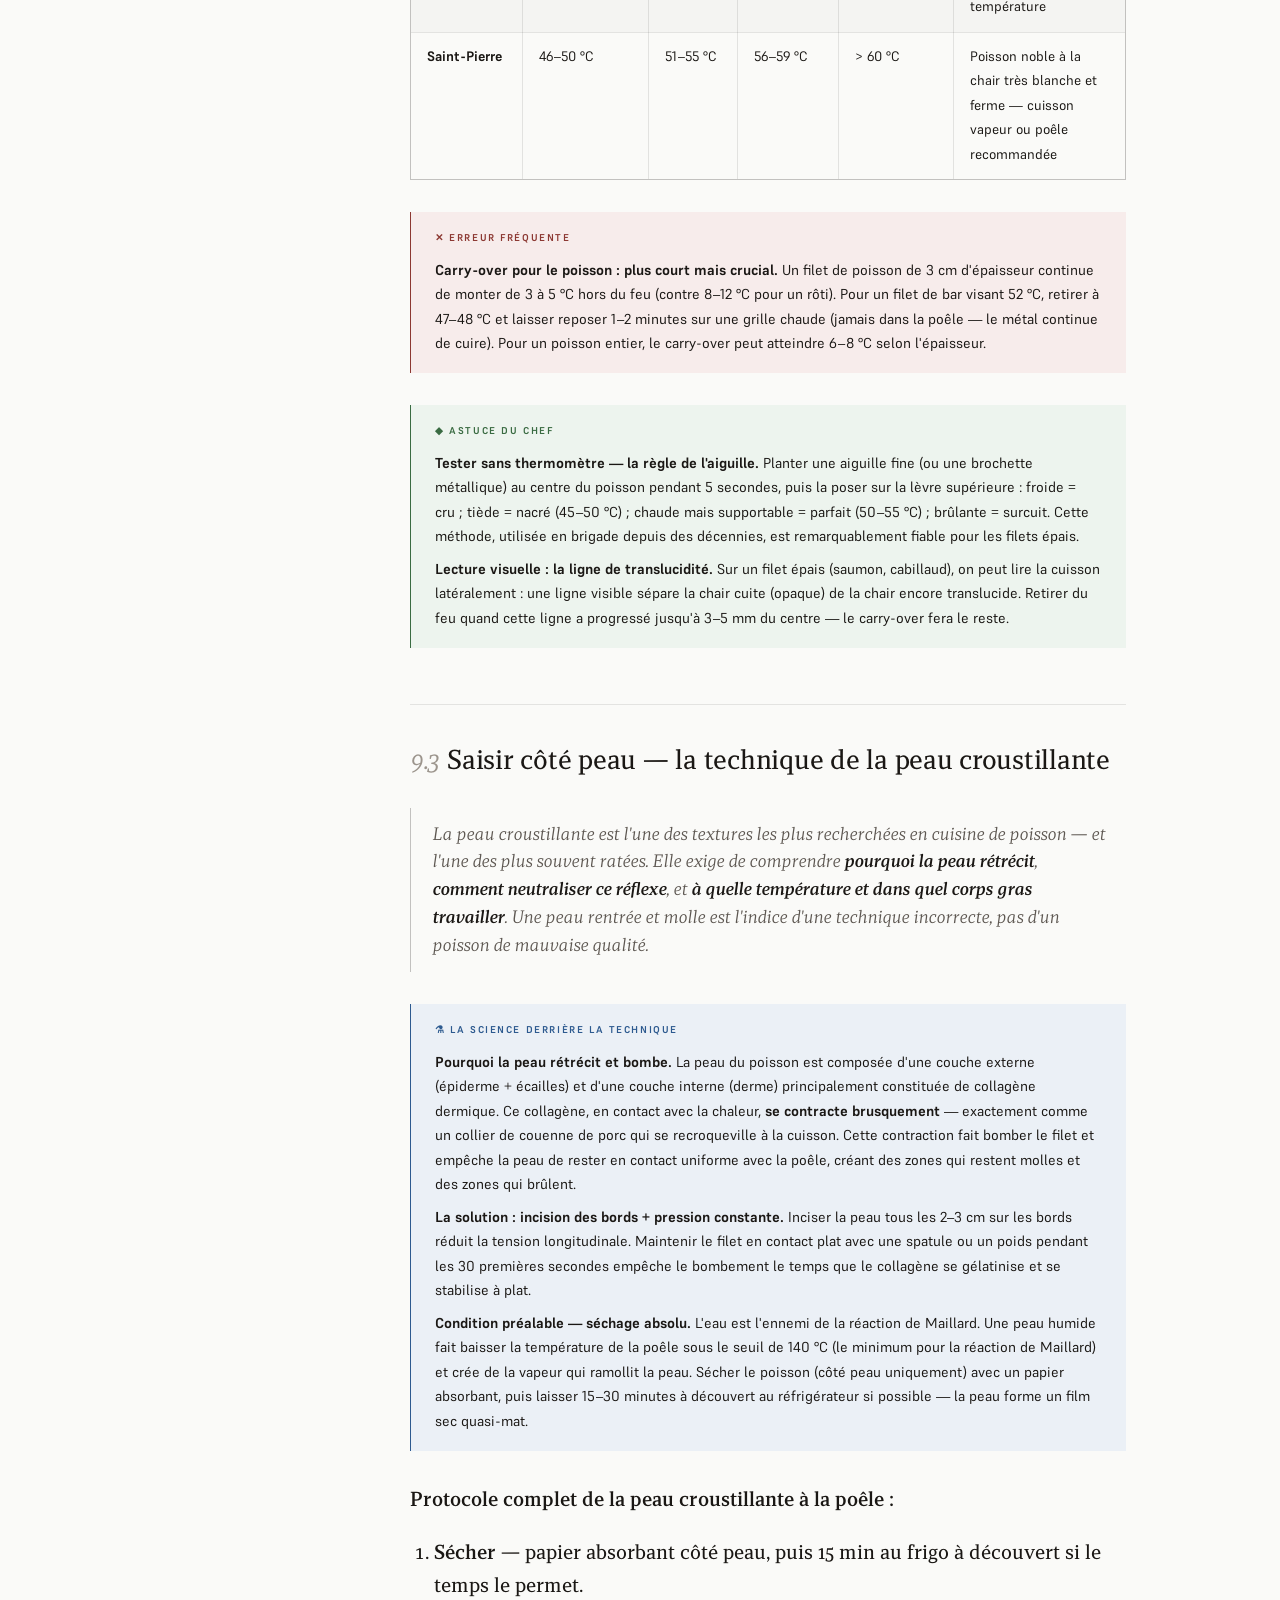
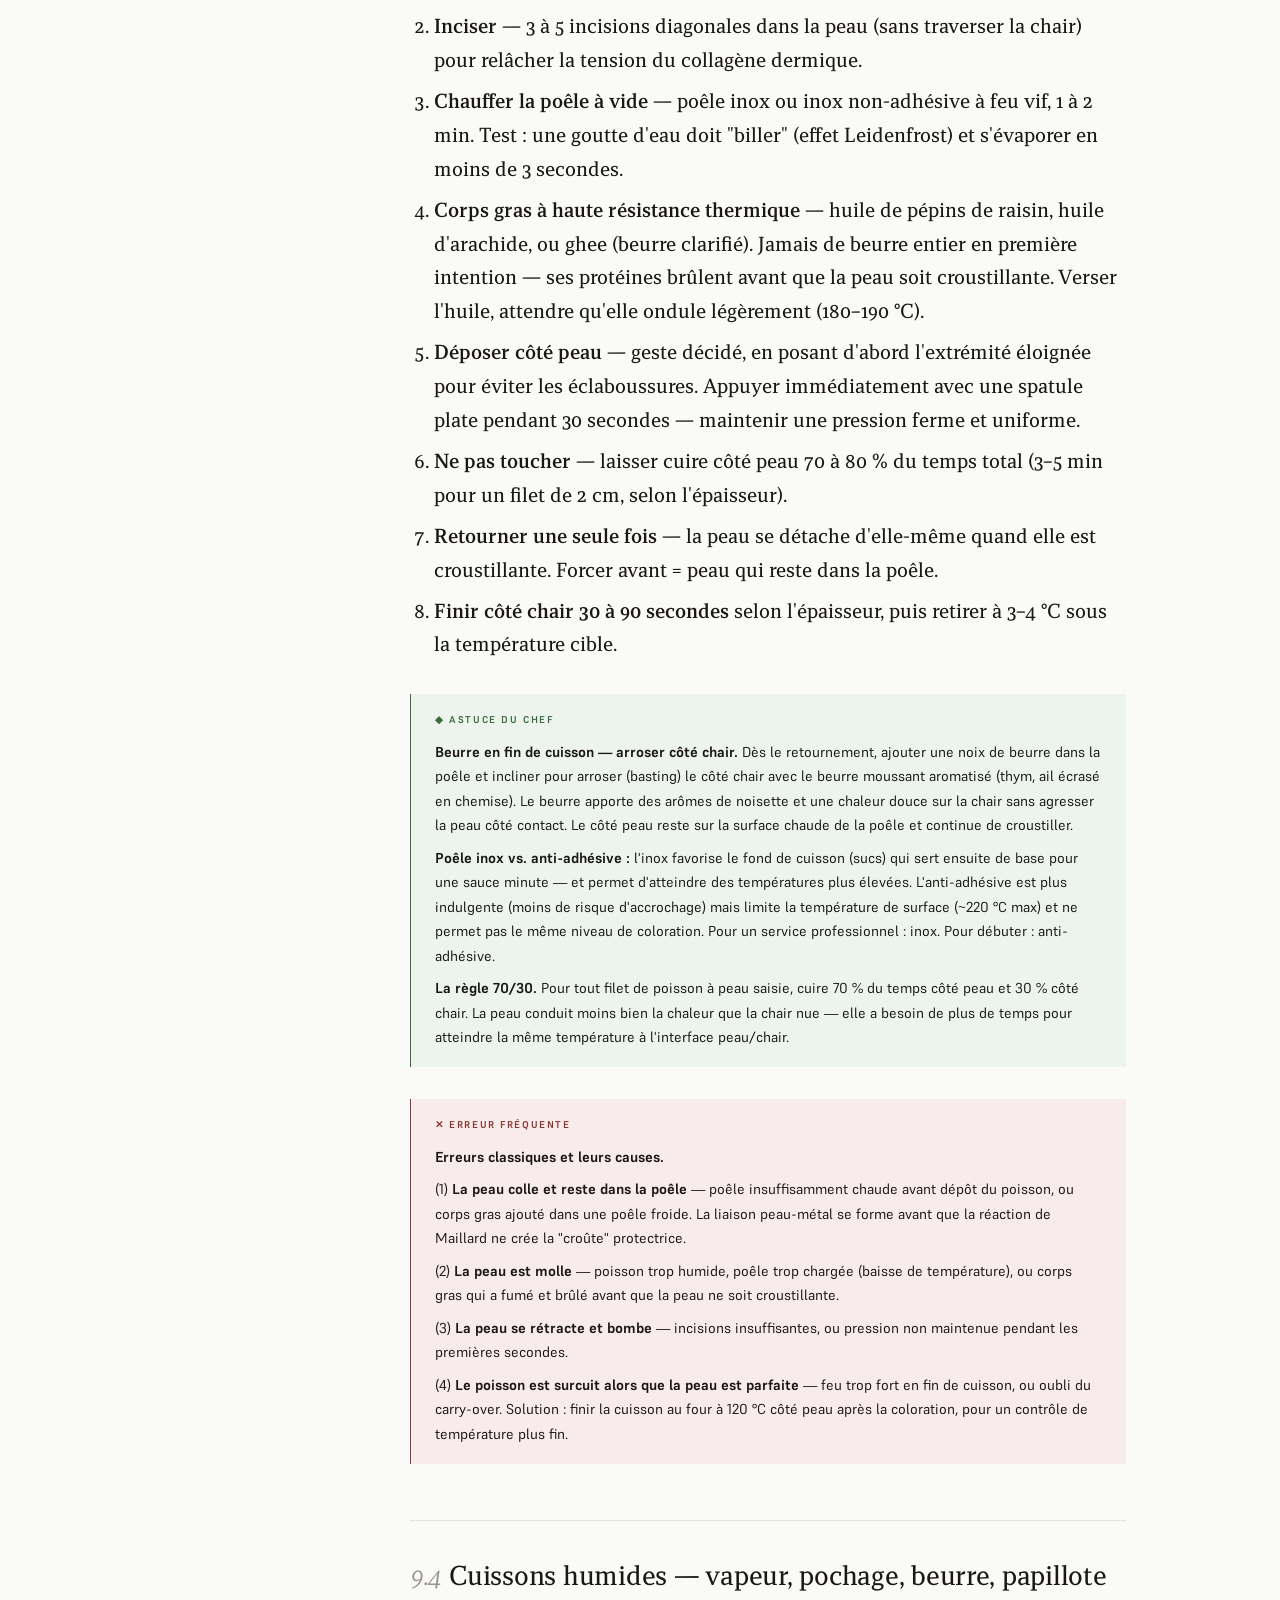
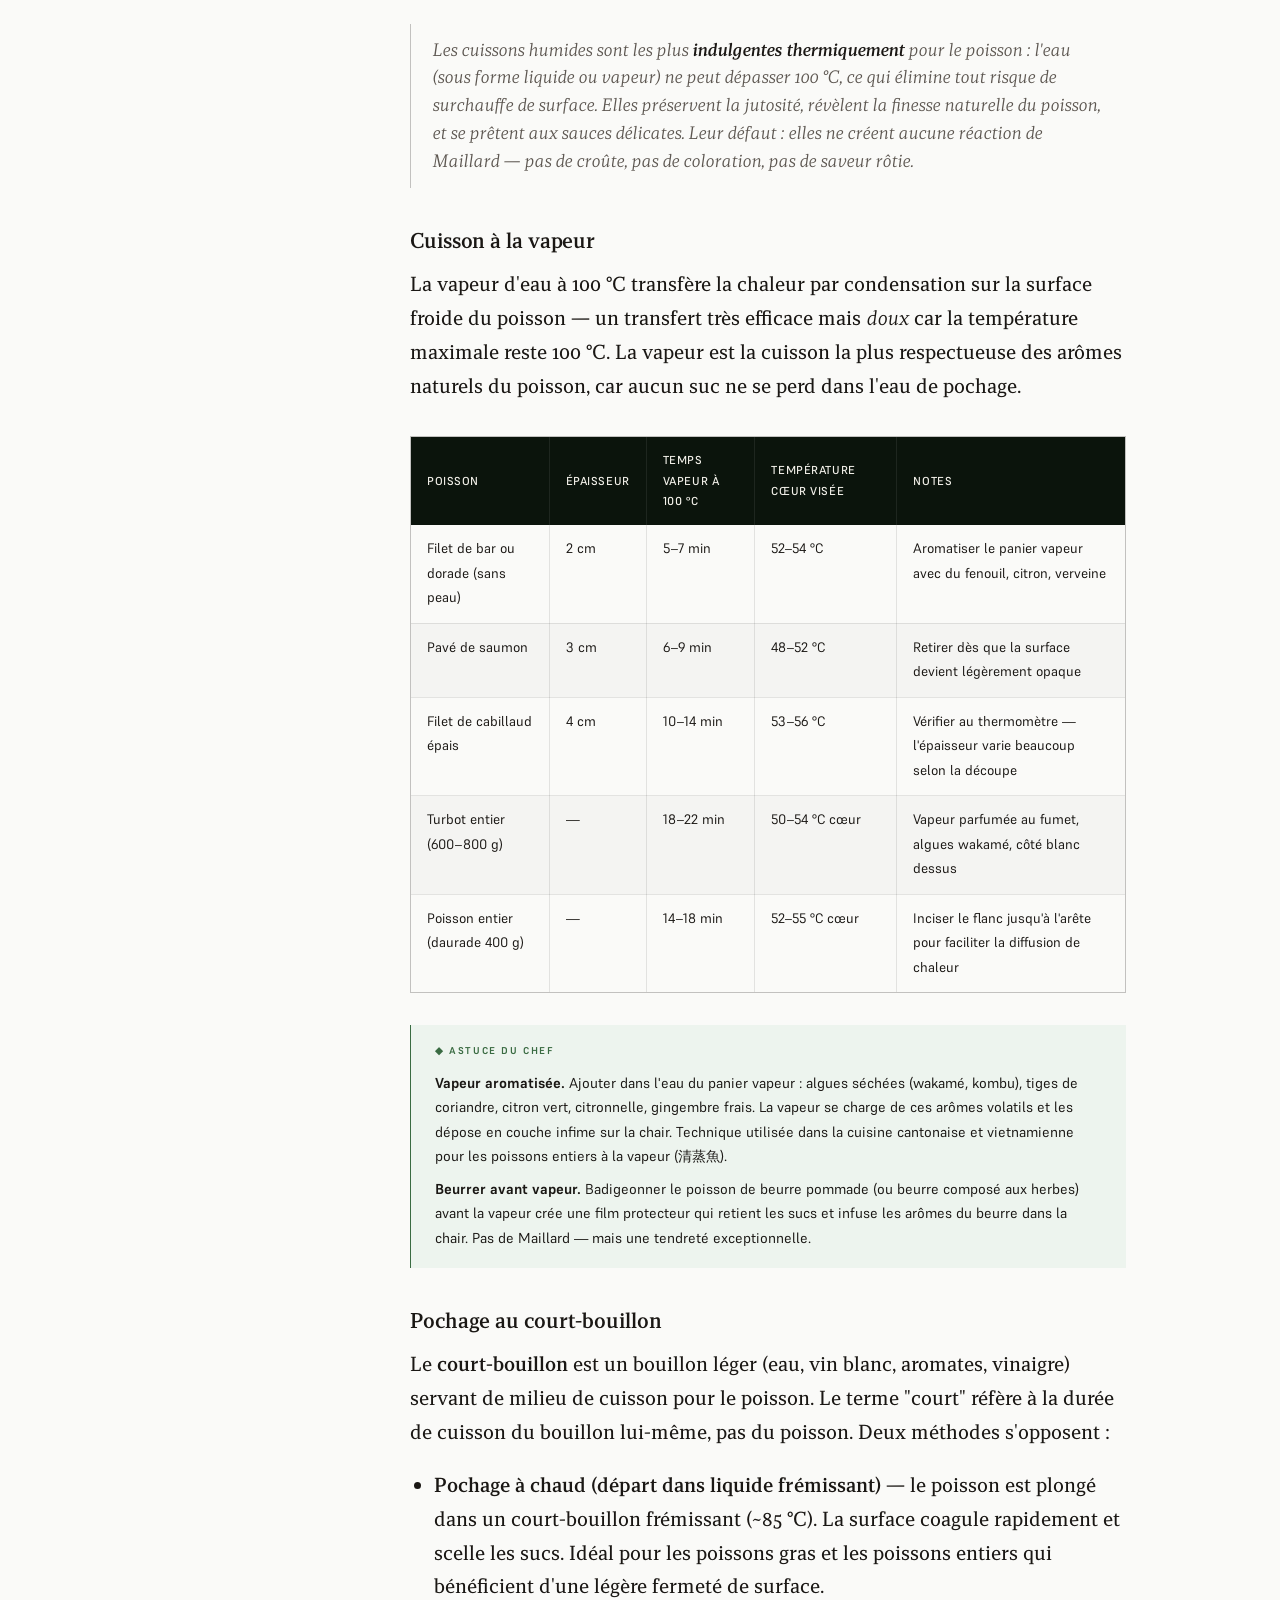
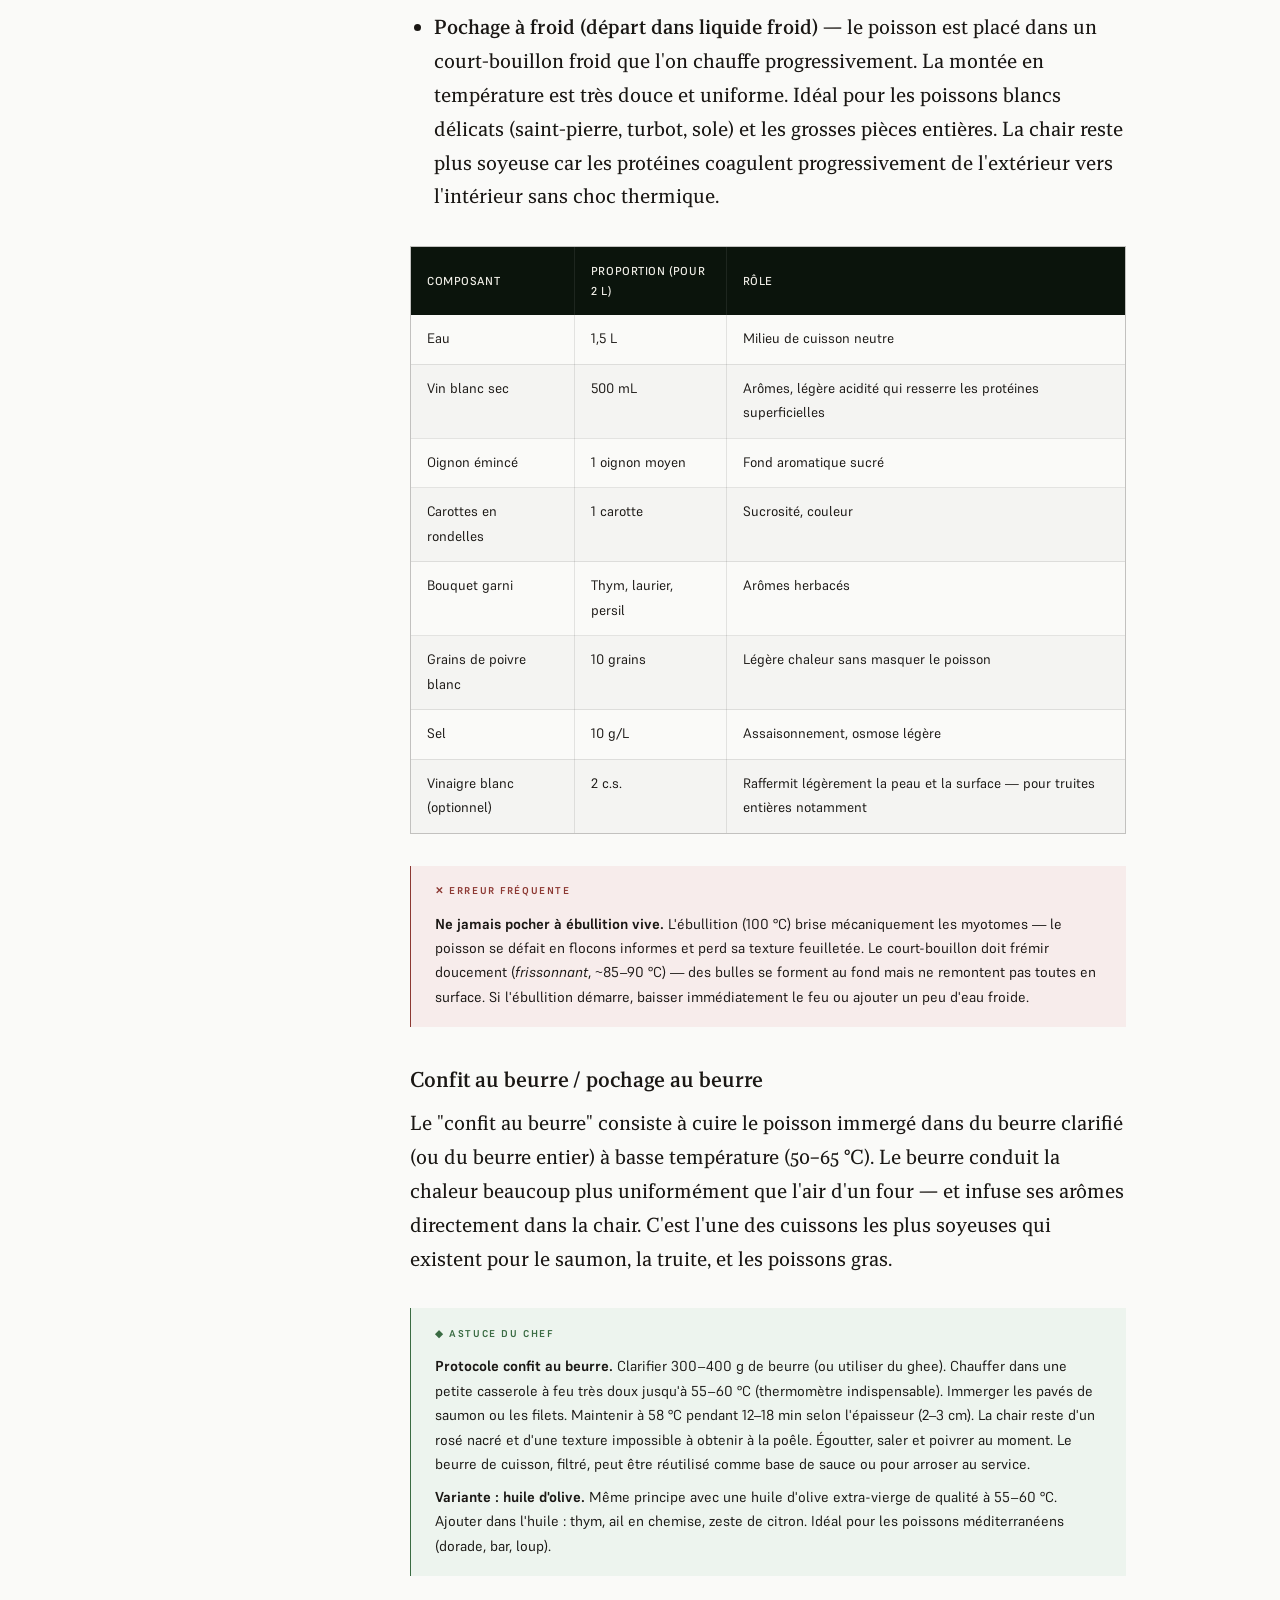
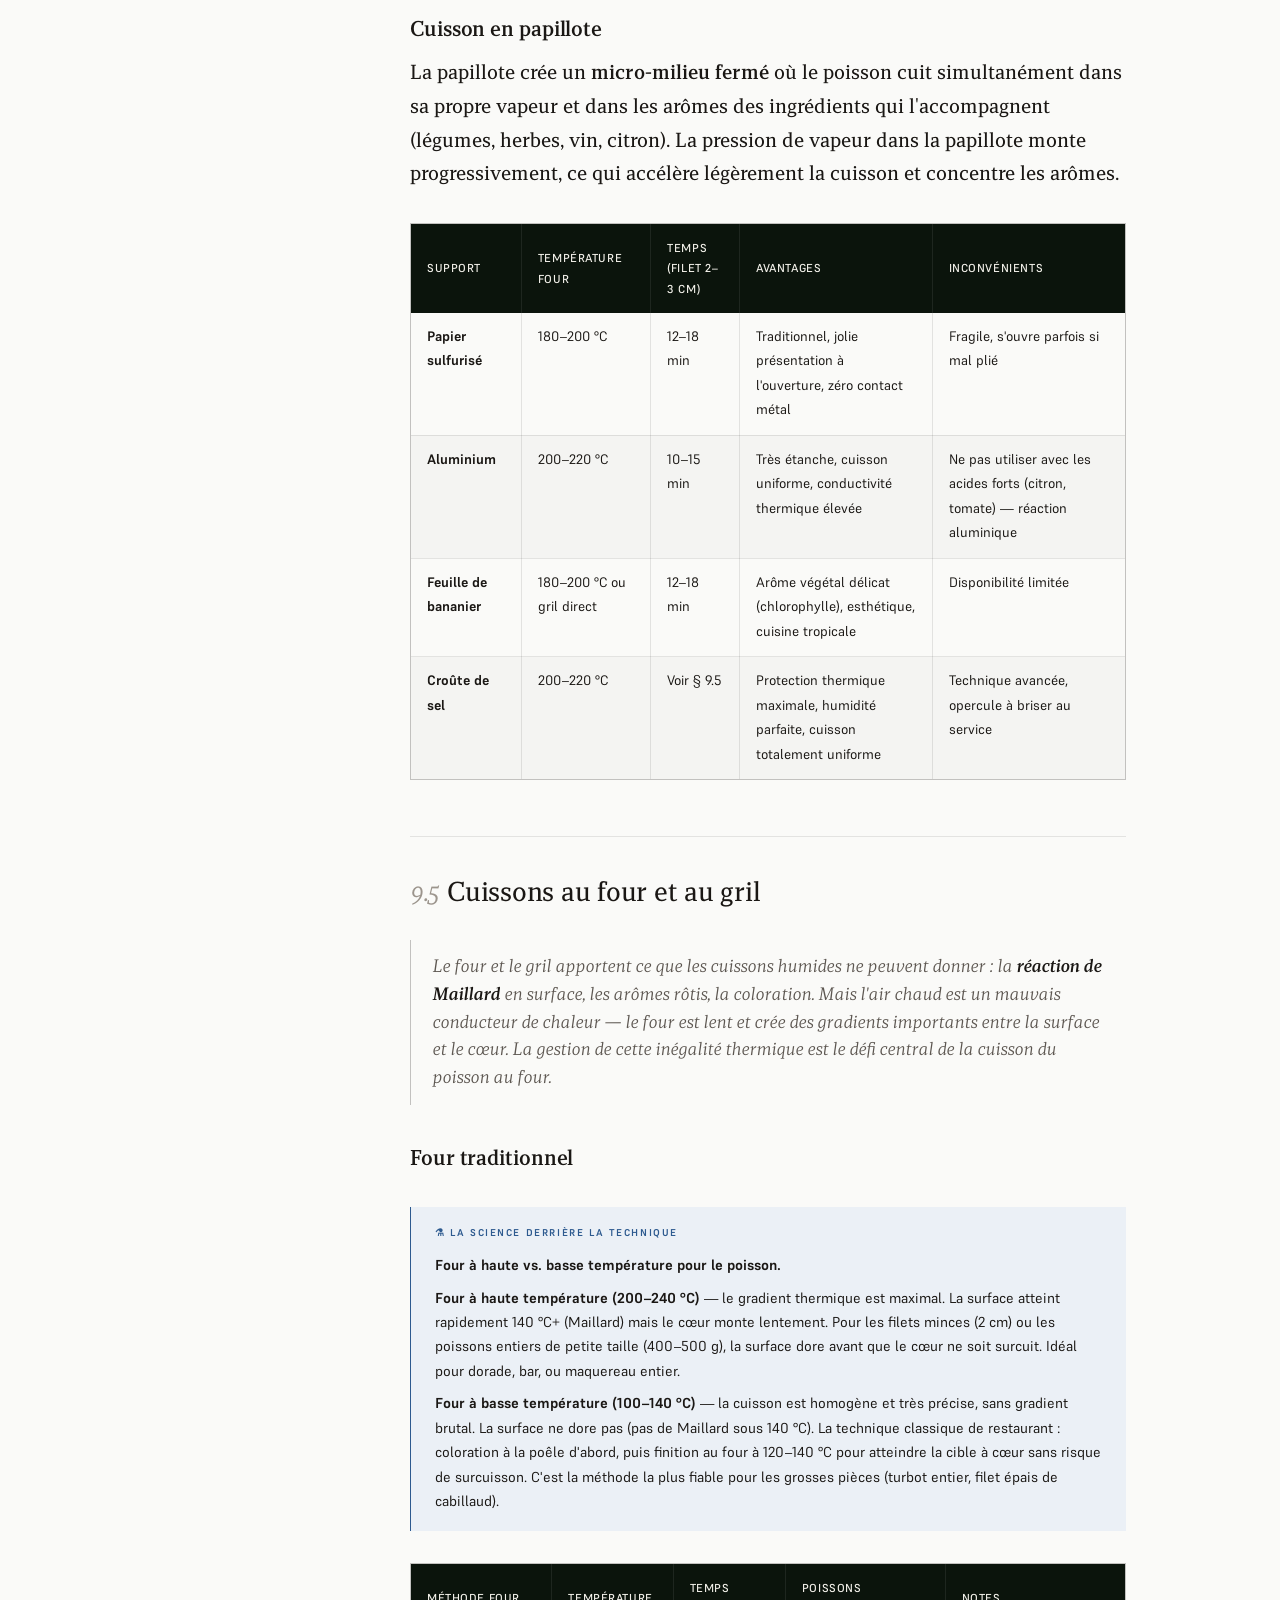
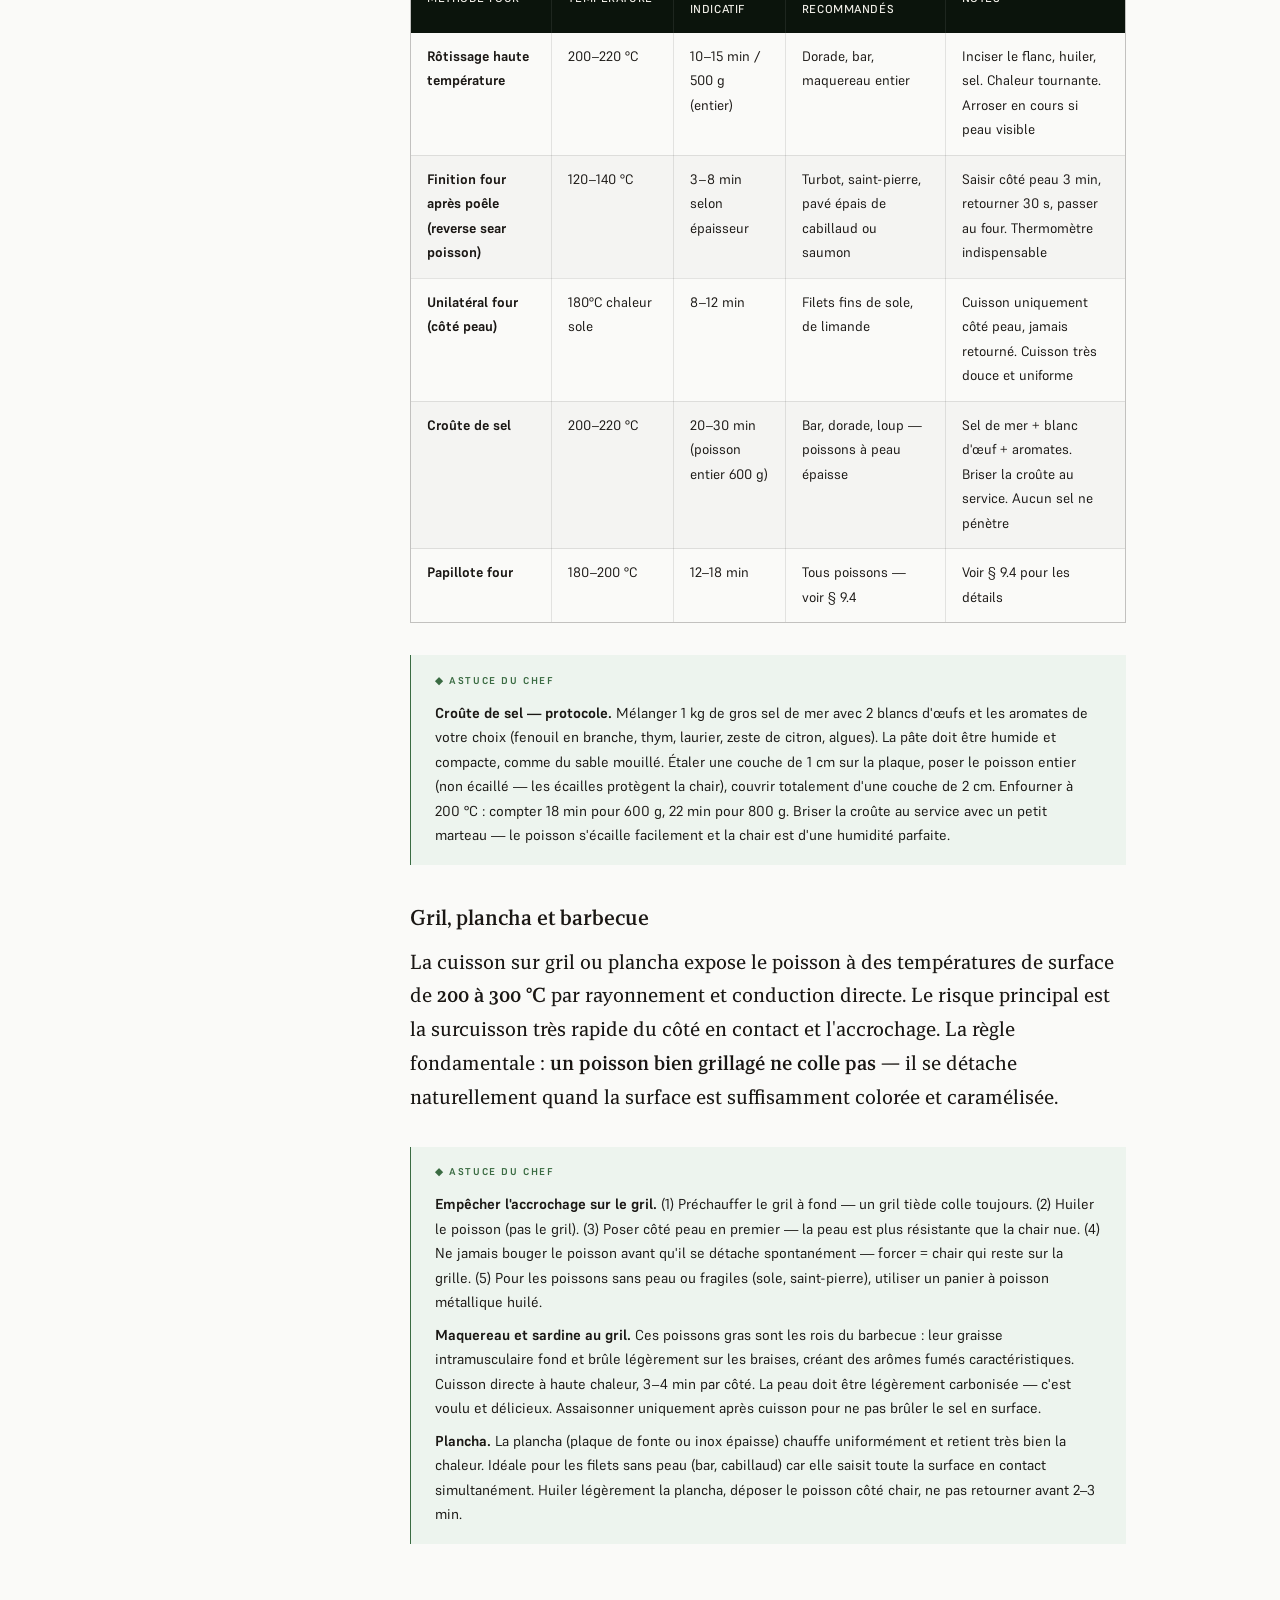
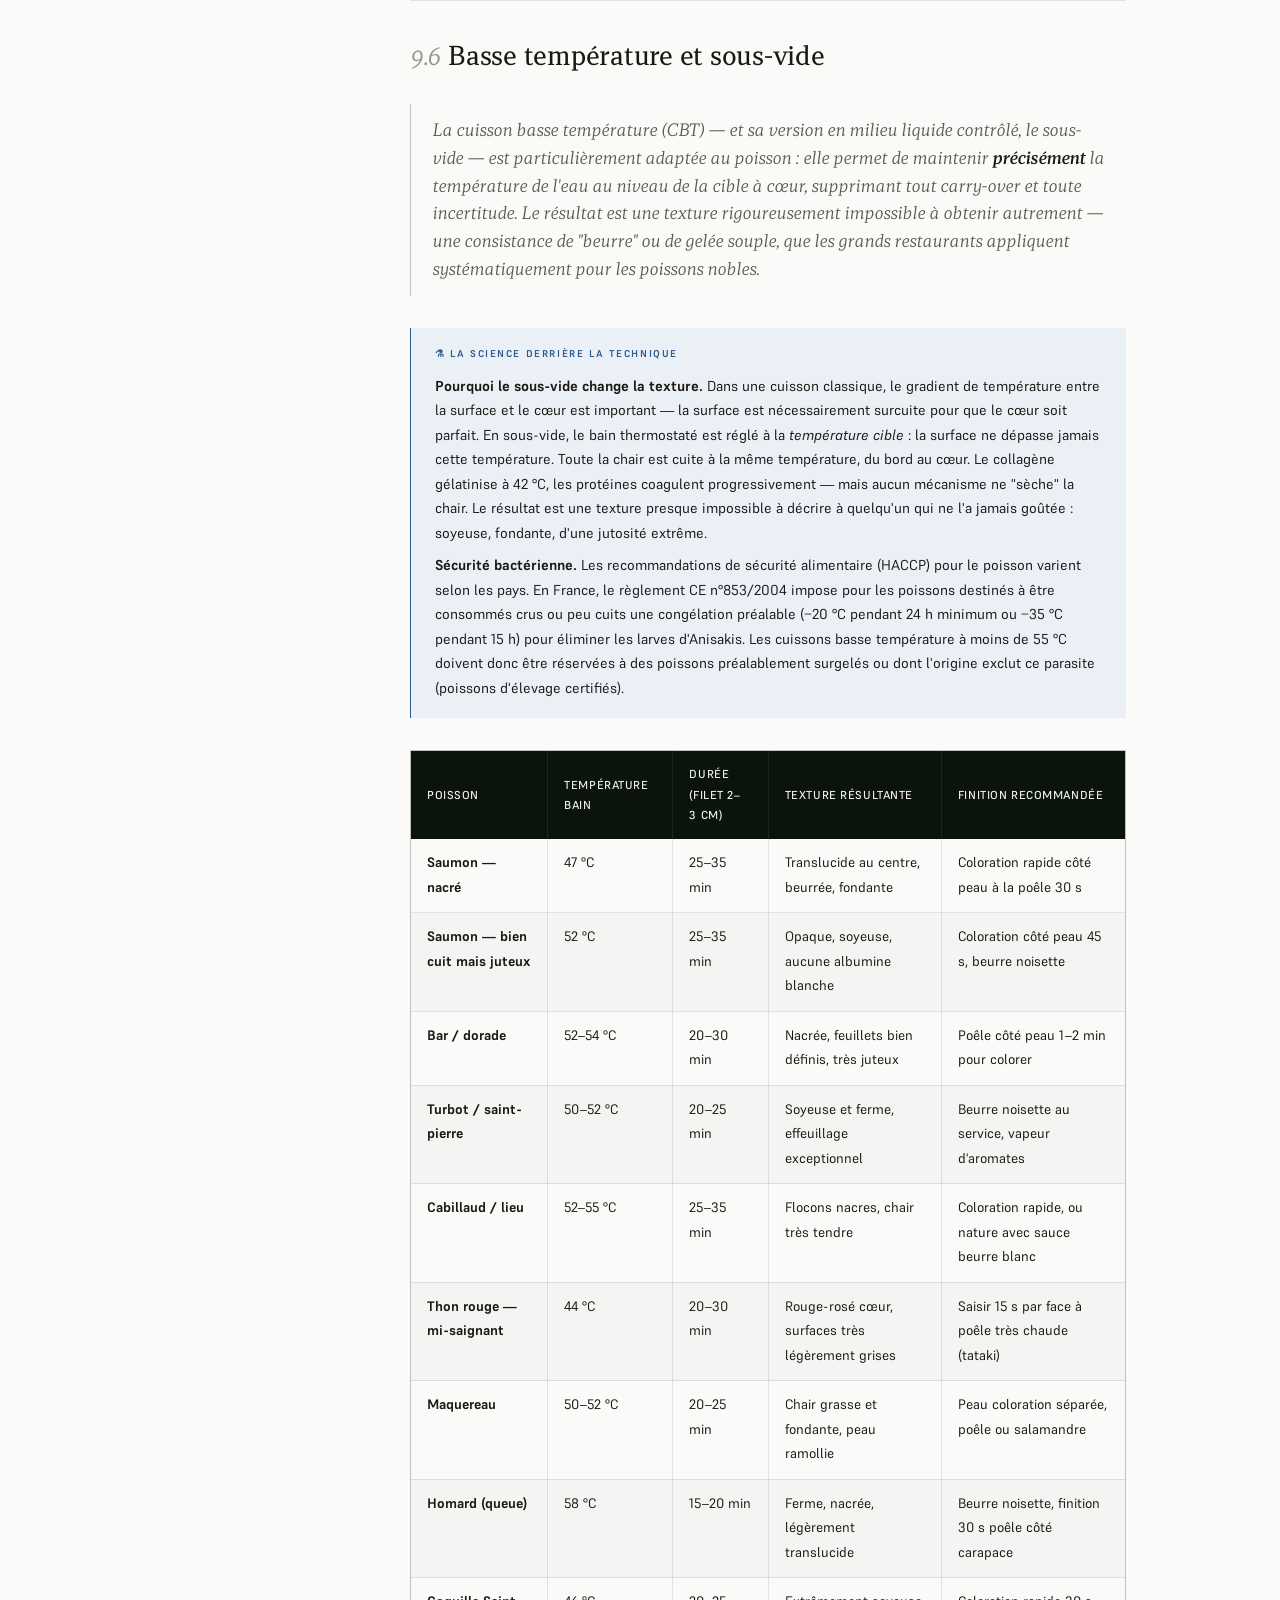
<file: poisson.html>
<!DOCTYPE html>
<html lang="fr">
<head>
<meta charset="UTF-8">
<meta name="viewport" content="width=device-width, initial-scale=1.0">
<title>Cuisson du poisson — Manuel de cuisine</title>
<link rel="stylesheet" href="assets/style.css">

<!-- PWA meta -->
<link rel="manifest" href="manifest.json">
<meta name="theme-color" content="#0B140C">
<meta name="application-name" content="Manuel de cuisine">
<meta name="apple-mobile-web-app-capable" content="yes">
<meta name="mobile-web-app-capable" content="yes">
<meta name="apple-mobile-web-app-status-bar-style" content="black-translucent">
<meta name="apple-mobile-web-app-title" content="Cuisine">
<link rel="apple-touch-icon" sizes="180x180" href="assets/apple-touch-icon.png">
<link rel="icon" type="image/png" sizes="192x192" href="assets/icon-192.png">
<link rel="icon" type="image/png" sizes="32x32" href="assets/favicon.png">
<link rel="shortcut icon" href="assets/favicon.png">
</head>
<body>

<header class="site-header">
  <a class="brand" href="index.html">
    <img src="assets/chef-transparent.png" class="brand-mark" alt="">
    <span class="brand-text">
      Manuel de <em>cuisine</em>
      <small>Technique &amp; maîtrise</small>
    </span>
  </a>
  <button class="menu-toggle" id="menuToggle" aria-label="Ouvrir le sommaire" aria-expanded="false" aria-controls="sidebar">☰</button>
</header>

<div class="sidebar-backdrop" id="sidebarBackdrop" aria-hidden="true"></div>

<div class="layout">

<aside class="sidebar" id="sidebar" aria-label="Sommaire du manuel">
  <div class="sidebar-section">
    <div class="sidebar-section-title">Le manuel</div>
    <a href="index.html" class="sidebar-link"><span class="num">i.</span>Accueil</a>
  </div>
  <div class="sidebar-section">
    <div class="sidebar-section-title">Les trois piliers</div>
    <a href="pilier-1-temperature.html" class="sidebar-link"><span class="num">I.</span>Température</a>
    <a href="pilier-2-humidite.html" class="sidebar-link"><span class="num">II.</span>Humidité</a>
    <a href="pilier-3-inertie.html" class="sidebar-link"><span class="num">III.</span>Inertie thermique</a>
  </div>
  <div class="sidebar-section">
    <div class="sidebar-section-title">Atlas du goût</div>
    <a href="epices.html" class="sidebar-link"><span class="num">IV.</span>Épices</a>
  </div>
  <div class="sidebar-section">
    <div class="sidebar-section-title">Protocoles</div>
    <a href="viandes.html" class="sidebar-link"><span class="num">V.</span>Viandes</a>
    <a href="legumes.html" class="sidebar-link"><span class="num">VI.</span>Légumes</a>
    <a href="conservation.html" class="sidebar-link"><span class="num">VII.</span>Conservation</a>
  </div>
  <div class="sidebar-section">
    <div class="sidebar-section-title">Sauces</div>
    <a href="liaisons.html" class="sidebar-link"><span class="num">VIII.</span>Liaisons des sauces</a>
  </div>
  <div class="sidebar-section">
    <div class="sidebar-section-title">Poissons &amp; fruits de mer</div>
    <a href="poisson.html" class="sidebar-link current"><span class="num">IX.</span>Cuisson du poisson</a>
    <a href="poisson.html#sec-9-1" class="sidebar-sub"><span class="num">9.1</span>Une physique différente</a>
    <a href="poisson.html#sec-9-2" class="sidebar-sub"><span class="num">9.2</span>Températures à cœur</a>
    <a href="poisson.html#sec-9-3" class="sidebar-sub"><span class="num">9.3</span>Peau croustillante</a>
    <a href="poisson.html#sec-9-4" class="sidebar-sub"><span class="num">9.4</span>Cuissons humides</a>
    <a href="poisson.html#sec-9-5" class="sidebar-sub"><span class="num">9.5</span>Four &amp; gril</a>
    <a href="poisson.html#sec-9-6" class="sidebar-sub"><span class="num">9.6</span>Basse température</a>
    <a href="poisson.html#sec-9-7" class="sidebar-sub"><span class="num">9.7</span>Crustacés</a>
    <a href="poisson.html#sec-9-8" class="sidebar-sub"><span class="num">9.8</span>Mollusques &amp; céphalopodes</a>
    <a href="poisson.html#sec-9-9" class="sidebar-sub"><span class="num">9.9</span>Cuissons sans chaleur</a>
    <a href="poisson.html#sec-9-10" class="sidebar-sub"><span class="num">9.10</span>Synthèse par espèce</a>
  </div>
  <div class="sidebar-section">
    <div class="sidebar-section-title">Ressources</div>
    <a href="biblio.html" class="sidebar-link"><span class="num">vii.</span>Bibliographie</a>
  </div>
</aside>

<main class="content">
<nav class="breadcrumb" aria-label="Fil d'Ariane">
  <a href="index.html">Manuel de cuisine</a>
  <span class="sep">›</span>
  <span class="current">Cuisson du poisson</span>
</nav>

<div class="page-hero">
  <div class="eyebrow">Chapitre neuvième</div>
  <h1>Cuisson du <em>poisson</em></h1>
  <p class="subtitle">Chair · Températures · Peau · Cuissons humides · Four &amp; gril · Basse température · Crustacés · Mollusques · Ceviche &amp; gravlax</p>
</div>

<p class="lead">Le poisson est le produit qui pardonne le moins l'à-peu-près thermique. Là où un bœuf supporte dix degrés de marge, un filet de bar a une fenêtre de cuisson parfaite de <strong>trois à cinq degrés</strong>. Comprendre la physique particulière de la chair de poisson — sa structure, sa teneur en eau, son quasi-absence de collagène — c'est se donner les outils pour ne plus jamais servir un poisson sec, caoutchouteux ou cru.</p>

<div class="chapter-toc">
  <strong>Sommaire du chapitre</strong>
  9.1 Une physique différente · 9.2 Températures à cœur · 9.3 Peau croustillante · 9.4 Cuissons humides · 9.5 Four &amp; gril · 9.6 Basse température &amp; sous-vide · 9.7 Crustacés · 9.8 Mollusques &amp; céphalopodes · 9.9 Cuissons sans chaleur · 9.10 Synthèse par espèce
</div>

<!-- ══════════════════════════════════════════════════════ -->
<h3 id="sec-9-1"><span class="h3-num">9.1</span>La chair du poisson — une physique radicalement différente</h3>

<p class="family-intro">La viande de bœuf est organisée en longues fibres musculaires entourées de gaines de collagène épais qui demandent des heures de cuisson pour se convertir en gélatine. La chair de poisson est radicalement différente&nbsp;: elle est organisée en <strong>myotomes</strong> — des blocs musculaires courts en forme de W imbriqués les uns dans les autres — séparés par des feuillets de tissu conjonctif ultraminces appelés <strong>myoseptes</strong>. Cette architecture explique tout ce qui distingue la cuisson du poisson de celle de la viande.</p>

<div class="callout science">
  <span class="callout-title"></span>
  <p><strong>Myotomes, myoseptes et effeuillage.</strong> Les myotomes du poisson sont des segments musculaires courts (souvent moins de 1&nbsp;cm d'épaisseur) maintenus ensemble par les myoseptes — des lamelles de collagène très peu réticulé. Quand le poisson est parfaitement cuit, ces lamelles se gélatinisent légèrement et les myotomes se séparent en feuillets nacrés&nbsp;: c'est la texture «&nbsp;feuilletée&nbsp;» ou «&nbsp;qui s'effeuille&nbsp;» recherchée chez un cabillaud ou un bar. Quand le poisson est surcuit, les myotomes se contractent et expulsent leur eau intracellulaire, ce qui donne une texture cotonneuse et sèche.</p>
  <p><strong>Quasi-absence de collagène dur.</strong> La plupart des poissons contiennent 3 à 5&nbsp;fois moins de collagène que les muscles d'un bœuf, et ce collagène est bien moins réticulé (lié). Il se gélatinise dès 40–45&nbsp;°C — bien avant que les fibres musculaires ne coagulent. En pratique&nbsp;: il n'y a <em>pas</em> de phase "attendrissage par longue cuisson" pour le poisson comme pour un joue de bœuf. Le collagène sera gélatinisé avant que les protéines myofibrillaires ne soient pleinement coagulées.</p>
  <p><strong>Teneur en eau.</strong> La chair de poisson contient 70 à 80&nbsp;% d'eau (contre 65–75&nbsp;% pour le bœuf). Cette eau est maintenue dans les fibres musculaires par des protéines solubles (myosine, actine). Dès que la température dépasse la fenêtre de cuisson, ces protéines se contractent et expulsent cette eau sous forme de "jus blanc" visible à la surface — signe de surcuisson.</p>
</div>

<div class="callout science">
  <span class="callout-title"></span>
  <p><strong>Poissons maigres vs. poissons gras&nbsp;: deux comportements thermiques.</strong> La distinction fondamentale n'est pas esthétique mais physico-chimique.</p>
  <p>Les <strong>poissons maigres</strong> (bar, dorade, cabillaud, sole, turbot, lieu, merlu — teneur en lipides &lt; 5&nbsp;%) stockent leurs réserves d'énergie dans le foie, non dans les muscles. Leur chair est blanche, très délicate, et tolère une fenêtre de cuisson encore plus étroite. Sans matière grasse intramusculaire pour "lubrifier" la fibre, toute surcuisson est immédiatement perçue comme sèche.</p>
  <p>Les <strong>poissons gras</strong> (saumon, truite, thon, maquereau, sardine, anguille, hareng — teneur en lipides &gt; 10&nbsp;%) distribuent leurs graisses (triglycérides et oméga-3) dans les fibres musculaires sous forme de petites gouttelettes intracellulaires. Cette graisse intramusculaire joue le même rôle que le persillage dans le bœuf&nbsp;: elle lubrifie la fibre, apporte des arômes liposolubles et tampon contre la sécheresse. Ces poissons supportent une légère surcuisson mieux que les maigres — mais pas indéfiniment.</p>
  <p><strong>Les oméga-3 et la chaleur.</strong> Les acides gras polyinsaturés (EPA, DHA) des poissons gras sont stables jusqu'à ~140&nbsp;°C environ. Une cuisson à la poêle à 180–200&nbsp;°C côté peau ne les détruit pas pourvu que le cœur du filet ne dépasse pas 52–55&nbsp;°C. La friture profonde à 180&nbsp;°C commence à les oxyder, d'où un léger goût rance si le poisson gras est frit longtemps.</p>
</div>

<div class="table-wrapper">
<table>
  <thead>
    <tr>
      <th>Caractéristique</th>
      <th>Poissons maigres</th>
      <th>Poissons gras</th>
      <th>Crustacés &amp; mollusques</th>
    </tr>
  </thead>
  <tbody>
    <tr>
      <td><b>Teneur en lipides</b></td>
      <td>&lt; 5&nbsp;% (1–3&nbsp;% pour sole, cabillaud)</td>
      <td>&gt; 8–10&nbsp;% (saumon 13–14&nbsp;%, anguille ~25&nbsp;%)</td>
      <td>Très faible (&lt; 2&nbsp;%)</td>
    </tr>
    <tr>
      <td><b>Couleur de la chair</b></td>
      <td>Blanche à nacrée</td>
      <td>Rose-orange (saumon), rouge (thon), grise (maquereau)</td>
      <td>Variable — devient opaque à la cuisson</td>
    </tr>
    <tr>
      <td><b>Sensibilité à la surcuisson</b></td>
      <td>Très élevée — dessèchement rapide</td>
      <td>Modérée — la graisse tampon</td>
      <td>Très élevée — devient caoutchouteux</td>
    </tr>
    <tr>
      <td><b>Fenêtre de cuisson idéale</b></td>
      <td>48–54&nbsp;°C à cœur</td>
      <td>45–52&nbsp;°C à cœur</td>
      <td>Variable (voir §&nbsp;9.7 et 9.8)</td>
    </tr>
    <tr>
      <td><b>Exemples</b></td>
      <td>Bar, dorade, sole, turbot, cabillaud, lieu, merlu, saint-pierre, pageot, daurade</td>
      <td>Saumon, truite, thon, maquereau, sardine, hareng, anchois, anguille</td>
      <td>Homard, langoustine, crevette, crabe, Saint-Jacques, moule, calmar, poulpe</td>
    </tr>
  </tbody>
</table>
</div>

<!-- ══════════════════════════════════════════════════════ -->
<h3 id="sec-9-2"><span class="h3-num">9.2</span>Températures à cœur — fenêtres de cuisson</h3>

<p class="family-intro">Contrairement à la viande rouge où l'on distingue "bleu / saignant / à point / bien cuit" sur une amplitude de 20&nbsp;°C, le poisson se joue sur une <strong>amplitude de 4 à 8&nbsp;°C</strong>. Un thermomètre à sonde fine (idéalement à lecture instantanée) n'est pas un luxe pour les poissons — c'est l'outil décisif.</p>

<div class="callout science">
  <span class="callout-title"></span>
  <p><strong>Ce qui se passe degré par degré.</strong></p>
  <p><strong>40–45&nbsp;°C</strong> — Les myoseptes commencent à se gélatiniser. Les protéines solubles du sarcoplasme (cytochrome C, myoglobine) commencent à coaguler. Le poisson est encore très translucide et "cru" au sens organoleptique — texture glissante, goût de mer très présent. C'est la zone ceviche/gravlax de la cuisson thermique.</p>
  <p><strong>45–50&nbsp;°C</strong> — La myosine (protéine contractile majoritaire) commence à se dénaturer. Le poisson passe de translucide à légèrement opaque. Texture soyeuse, feuilletée, jus abondant. C'est la zone <em>rosée</em> ou <em>nacrée</em> — le summum pour les poissons gras (saumon, truite, thon).</p>
  <p><strong>50–56&nbsp;°C</strong> — L'actine (deuxième protéine contractile) commence à coaguler. Le poisson devient totalement opaque. Les myotomes se séparent nettement en feuillets&nbsp;: c'est la texture idéale pour la majorité des poissons blancs. La fermeté augmente progressivement.</p>
  <p><strong>57–60&nbsp;°C</strong> — Coagulation avancée de l'actine. Les fibres se contractent fortement et expulsent l'eau — apparition du "jus blanc" (albumine coagulée à la surface des saumons et poissons gras, albumine translucide pour les poissons blancs). La texture devient ferme, voire cotonneuse.</p>
  <p><strong>&gt; 62&nbsp;°C</strong> — Surcuisson nette. Les fibres perdent leur eau libre, la texture devient sèche et caoutchouteuse. Irréversible.</p>
</div>

<div class="table-wrapper">
<table>
  <thead>
    <tr>
      <th>Espèce / Famille</th>
      <th>Cœur nacré (légèrement cru)</th>
      <th>Cœur parfait (nappe)</th>
      <th>Cœur bien cuit (ferme mais juteux)</th>
      <th>Surcuisson (à éviter)</th>
      <th>Notes</th>
    </tr>
  </thead>
  <tbody>
    <tr>
      <td><b>Saumon</b></td>
      <td>43–47&nbsp;°C</td>
      <td>48–52&nbsp;°C</td>
      <td>53–56&nbsp;°C</td>
      <td>&gt; 57&nbsp;°C</td>
      <td>À 48&nbsp;°C, la chair reste translucide en son centre — texture beurrée, fondante</td>
    </tr>
    <tr>
      <td><b>Truite</b></td>
      <td>44–48&nbsp;°C</td>
      <td>49–53&nbsp;°C</td>
      <td>54–57&nbsp;°C</td>
      <td>&gt; 58&nbsp;°C</td>
      <td>La peau lâche à 54&nbsp;°C — idéal si servie entière</td>
    </tr>
    <tr>
      <td><b>Thon</b></td>
      <td>30–40&nbsp;°C (saignant, rouge)</td>
      <td>42–48&nbsp;°C (rosé)</td>
      <td>50–54&nbsp;°C (beige)</td>
      <td>&gt; 55&nbsp;°C</td>
      <td>Le thon rouge se sert généralement saignant/mi-saignant. Tataki à 35&nbsp;°C cœur</td>
    </tr>
    <tr>
      <td><b>Bar / loup de mer</b></td>
      <td>46–50&nbsp;°C</td>
      <td>51–55&nbsp;°C</td>
      <td>56–60&nbsp;°C</td>
      <td>&gt; 61&nbsp;°C</td>
      <td>Chair très fine — viser 52–54&nbsp;°C pour un service parfait</td>
    </tr>
    <tr>
      <td><b>Dorade royale</b></td>
      <td>47–51&nbsp;°C</td>
      <td>52–56&nbsp;°C</td>
      <td>57–61&nbsp;°C</td>
      <td>&gt; 62&nbsp;°C</td>
      <td>Chair plus dense que le bar, supporte mieux la cuisson sur peau</td>
    </tr>
    <tr>
      <td><b>Cabillaud / morue fraîche</b></td>
      <td>48–52&nbsp;°C</td>
      <td>53–57&nbsp;°C</td>
      <td>58–62&nbsp;°C</td>
      <td>&gt; 63&nbsp;°C</td>
      <td>La chair épaisse demande une gestion de cuisson en plusieurs temps (voir §&nbsp;9.5)</td>
    </tr>
    <tr>
      <td><b>Turbot / flétan</b></td>
      <td>45–49&nbsp;°C</td>
      <td>50–54&nbsp;°C</td>
      <td>55–58&nbsp;°C</td>
      <td>&gt; 59&nbsp;°C</td>
      <td>Poisson noble — viser 50–52&nbsp;°C pour un feuilleté parfait. Carry-over important</td>
    </tr>
    <tr>
      <td><b>Sole</b></td>
      <td>—</td>
      <td>50–56&nbsp;°C</td>
      <td>57–62&nbsp;°C</td>
      <td>&gt; 63&nbsp;°C</td>
      <td>La sole se sert rarement "rosée" — mais elle sèche vite, cuisson meunière rapide à surveiller</td>
    </tr>
    <tr>
      <td><b>Maquereau</b></td>
      <td>44–48&nbsp;°C</td>
      <td>49–54&nbsp;°C</td>
      <td>55–60&nbsp;°C</td>
      <td>&gt; 61&nbsp;°C</td>
      <td>Très gras — excellente tolérance à la cuisson à feu vif côté peau (peau délicieuse grillée)</td>
    </tr>
    <tr>
      <td><b>Lieu noir / lieu jaune</b></td>
      <td>48–52&nbsp;°C</td>
      <td>53–56&nbsp;°C</td>
      <td>57–61&nbsp;°C</td>
      <td>&gt; 62&nbsp;°C</td>
      <td>Chair tendre, peu onéreuse — idéale pour la basse température</td>
    </tr>
    <tr>
      <td><b>Saint-Pierre</b></td>
      <td>46–50&nbsp;°C</td>
      <td>51–55&nbsp;°C</td>
      <td>56–59&nbsp;°C</td>
      <td>&gt; 60&nbsp;°C</td>
      <td>Poisson noble à la chair très blanche et ferme — cuisson vapeur ou poêle recommandée</td>
    </tr>
  </tbody>
</table>
</div>

<div class="callout erreur">
  <span class="callout-title"></span>
  <p><strong>Carry-over pour le poisson&nbsp;: plus court mais crucial.</strong> Un filet de poisson de 3&nbsp;cm d'épaisseur continue de monter de 3 à 5&nbsp;°C hors du feu (contre 8–12&nbsp;°C pour un rôti). Pour un filet de bar visant 52&nbsp;°C, retirer à 47–48&nbsp;°C et laisser reposer 1–2 minutes sur une grille chaude (jamais dans la poêle — le métal continue de cuire). Pour un poisson entier, le carry-over peut atteindre 6–8&nbsp;°C selon l'épaisseur.</p>
</div>

<div class="callout astuce">
  <span class="callout-title"></span>
  <p><strong>Tester sans thermomètre — la règle de l'aiguille.</strong> Planter une aiguille fine (ou une brochette métallique) au centre du poisson pendant 5 secondes, puis la poser sur la lèvre supérieure&nbsp;: froide = cru&nbsp;; tiède = nacré (45–50&nbsp;°C)&nbsp;; chaude mais supportable = parfait (50–55&nbsp;°C)&nbsp;; brûlante = surcuit. Cette méthode, utilisée en brigade depuis des décennies, est remarquablement fiable pour les filets épais.</p>
  <p><strong>Lecture visuelle&nbsp;: la ligne de translucidité.</strong> Sur un filet épais (saumon, cabillaud), on peut lire la cuisson latéralement&nbsp;: une ligne visible sépare la chair cuite (opaque) de la chair encore translucide. Retirer du feu quand cette ligne a progressé jusqu'à 3–5&nbsp;mm du centre — le carry-over fera le reste.</p>
</div>

<!-- ══════════════════════════════════════════════════════ -->
<h3 id="sec-9-3"><span class="h3-num">9.3</span>Saisir côté peau — la technique de la peau croustillante</h3>

<p class="family-intro">La peau croustillante est l'une des textures les plus recherchées en cuisine de poisson — et l'une des plus souvent ratées. Elle exige de comprendre <strong>pourquoi la peau rétrécit</strong>, <strong>comment neutraliser ce réflexe</strong>, et <strong>à quelle température et dans quel corps gras travailler</strong>. Une peau rentrée et molle est l'indice d'une technique incorrecte, pas d'un poisson de mauvaise qualité.</p>

<div class="callout science">
  <span class="callout-title"></span>
  <p><strong>Pourquoi la peau rétrécit et bombe.</strong> La peau du poisson est composée d'une couche externe (épiderme + écailles) et d'une couche interne (derme) principalement constituée de collagène dermique. Ce collagène, en contact avec la chaleur, <strong>se contracte brusquement</strong> — exactement comme un collier de couenne de porc qui se recroqueville à la cuisson. Cette contraction fait bomber le filet et empêche la peau de rester en contact uniforme avec la poêle, créant des zones qui restent molles et des zones qui brûlent.</p>
  <p><strong>La solution&nbsp;: incision des bords + pression constante.</strong> Inciser la peau tous les 2–3&nbsp;cm sur les bords réduit la tension longitudinale. Maintenir le filet en contact plat avec une spatule ou un poids pendant les 30 premières secondes empêche le bombement le temps que le collagène se gélatinise et se stabilise à plat.</p>
  <p><strong>Condition préalable — séchage absolu.</strong> L'eau est l'ennemi de la réaction de Maillard. Une peau humide fait baisser la température de la poêle sous le seuil de 140&nbsp;°C (le minimum pour la réaction de Maillard) et crée de la vapeur qui ramollit la peau. Sécher le poisson (côté peau uniquement) avec un papier absorbant, puis laisser 15–30 minutes à découvert au réfrigérateur si possible — la peau forme un film sec quasi-mat.</p>
</div>

<p><strong>Protocole complet de la peau croustillante à la poêle&nbsp;:</strong></p>

<ol>
  <li><strong>Sécher</strong> — papier absorbant côté peau, puis 15 min au frigo à découvert si le temps le permet.</li>
  <li><strong>Inciser</strong> — 3 à 5 incisions diagonales dans la peau (sans traverser la chair) pour relâcher la tension du collagène dermique.</li>
  <li><strong>Chauffer la poêle à vide</strong> — poêle inox ou inox non-adhésive à feu vif, 1 à 2 min. Test&nbsp;: une goutte d'eau doit "biller" (effet Leidenfrost) et s'évaporer en moins de 3 secondes.</li>
  <li><strong>Corps gras à haute résistance thermique</strong> — huile de pépins de raisin, huile d'arachide, ou ghee (beurre clarifié). Jamais de beurre entier en première intention — ses protéines brûlent avant que la peau soit croustillante. Verser l'huile, attendre qu'elle ondule légèrement (180–190&nbsp;°C).</li>
  <li><strong>Déposer côté peau</strong> — geste décidé, en posant d'abord l'extrémité éloignée pour éviter les éclaboussures. Appuyer immédiatement avec une spatule plate pendant 30 secondes — maintenir une pression ferme et uniforme.</li>
  <li><strong>Ne pas toucher</strong> — laisser cuire côté peau 70 à 80&nbsp;% du temps total (3–5 min pour un filet de 2 cm, selon l'épaisseur).</li>
  <li><strong>Retourner une seule fois</strong> — la peau se détache d'elle-même quand elle est croustillante. Forcer avant = peau qui reste dans la poêle.</li>
  <li><strong>Finir côté chair 30 à 90 secondes</strong> selon l'épaisseur, puis retirer à 3–4&nbsp;°C sous la température cible.</li>
</ol>

<div class="callout astuce">
  <span class="callout-title"></span>
  <p><strong>Beurre en fin de cuisson — arroser côté chair.</strong> Dès le retournement, ajouter une noix de beurre dans la poêle et incliner pour arroser (basting) le côté chair avec le beurre moussant aromatisé (thym, ail écrasé en chemise). Le beurre apporte des arômes de noisette et une chaleur douce sur la chair sans agresser la peau côté contact. Le côté peau reste sur la surface chaude de la poêle et continue de croustiller.</p>
  <p><strong>Poêle inox vs. anti-adhésive&nbsp;:</strong> l'inox favorise le fond de cuisson (sucs) qui sert ensuite de base pour une sauce minute — et permet d'atteindre des températures plus élevées. L'anti-adhésive est plus indulgente (moins de risque d'accrochage) mais limite la température de surface (~220&nbsp;°C max) et ne permet pas le même niveau de coloration. Pour un service professionnel&nbsp;: inox. Pour débuter&nbsp;: anti-adhésive.</p>
  <p><strong>La règle 70/30.</strong> Pour tout filet de poisson à peau saisie, cuire 70&nbsp;% du temps côté peau et 30&nbsp;% côté chair. La peau conduit moins bien la chaleur que la chair nue — elle a besoin de plus de temps pour atteindre la même température à l'interface peau/chair.</p>
</div>

<div class="callout erreur">
  <span class="callout-title"></span>
  <p><strong>Erreurs classiques et leurs causes.</strong></p>
  <p>(1) <strong>La peau colle et reste dans la poêle</strong> — poêle insuffisamment chaude avant dépôt du poisson, ou corps gras ajouté dans une poêle froide. La liaison peau-métal se forme avant que la réaction de Maillard ne crée la "croûte" protectrice.</p>
  <p>(2) <strong>La peau est molle</strong> — poisson trop humide, poêle trop chargée (baisse de température), ou corps gras qui a fumé et brûlé avant que la peau ne soit croustillante.</p>
  <p>(3) <strong>La peau se rétracte et bombe</strong> — incisions insuffisantes, ou pression non maintenue pendant les premières secondes.</p>
  <p>(4) <strong>Le poisson est surcuit alors que la peau est parfaite</strong> — feu trop fort en fin de cuisson, ou oubli du carry-over. Solution&nbsp;: finir la cuisson au four à 120&nbsp;°C côté peau après la coloration, pour un contrôle de température plus fin.</p>
</div>

<!-- ══════════════════════════════════════════════════════ -->
<h3 id="sec-9-4"><span class="h3-num">9.4</span>Cuissons humides — vapeur, pochage, beurre, papillote</h3>

<p class="family-intro">Les cuissons humides sont les plus <strong>indulgentes thermiquement</strong> pour le poisson&nbsp;: l'eau (sous forme liquide ou vapeur) ne peut dépasser 100&nbsp;°C, ce qui élimine tout risque de surchauffe de surface. Elles préservent la jutosité, révèlent la finesse naturelle du poisson, et se prêtent aux sauces délicates. Leur défaut&nbsp;: elles ne créent aucune réaction de Maillard — pas de croûte, pas de coloration, pas de saveur rôtie.</p>

<h4>Cuisson à la vapeur</h4>

<p>La vapeur d'eau à 100&nbsp;°C transfère la chaleur par condensation sur la surface froide du poisson — un transfert très efficace mais <em>doux</em> car la température maximale reste 100&nbsp;°C. La vapeur est la cuisson la plus respectueuse des arômes naturels du poisson, car aucun suc ne se perd dans l'eau de pochage.</p>

<div class="table-wrapper">
<table>
  <thead>
    <tr>
      <th>Poisson</th>
      <th>Épaisseur</th>
      <th>Temps vapeur à 100&nbsp;°C</th>
      <th>Température cœur visée</th>
      <th>Notes</th>
    </tr>
  </thead>
  <tbody>
    <tr>
      <td>Filet de bar ou dorade (sans peau)</td>
      <td>2&nbsp;cm</td>
      <td>5–7 min</td>
      <td>52–54&nbsp;°C</td>
      <td>Aromatiser le panier vapeur avec du fenouil, citron, verveine</td>
    </tr>
    <tr>
      <td>Pavé de saumon</td>
      <td>3&nbsp;cm</td>
      <td>6–9 min</td>
      <td>48–52&nbsp;°C</td>
      <td>Retirer dès que la surface devient légèrement opaque</td>
    </tr>
    <tr>
      <td>Filet de cabillaud épais</td>
      <td>4&nbsp;cm</td>
      <td>10–14 min</td>
      <td>53–56&nbsp;°C</td>
      <td>Vérifier au thermomètre — l'épaisseur varie beaucoup selon la découpe</td>
    </tr>
    <tr>
      <td>Turbot entier (600–800&nbsp;g)</td>
      <td>—</td>
      <td>18–22 min</td>
      <td>50–54&nbsp;°C cœur</td>
      <td>Vapeur parfumée au fumet, algues wakamé, côté blanc dessus</td>
    </tr>
    <tr>
      <td>Poisson entier (daurade 400&nbsp;g)</td>
      <td>—</td>
      <td>14–18 min</td>
      <td>52–55&nbsp;°C cœur</td>
      <td>Inciser le flanc jusqu'à l'arête pour faciliter la diffusion de chaleur</td>
    </tr>
  </tbody>
</table>
</div>

<div class="callout astuce">
  <span class="callout-title"></span>
  <p><strong>Vapeur aromatisée.</strong> Ajouter dans l'eau du panier vapeur&nbsp;: algues séchées (wakamé, kombu), tiges de coriandre, citron vert, citronnelle, gingembre frais. La vapeur se charge de ces arômes volatils et les dépose en couche infime sur la chair. Technique utilisée dans la cuisine cantonaise et vietnamienne pour les poissons entiers à la vapeur (清蒸魚).</p>
  <p><strong>Beurrer avant vapeur.</strong> Badigeonner le poisson de beurre pommade (ou beurre composé aux herbes) avant la vapeur crée une film protecteur qui retient les sucs et infuse les arômes du beurre dans la chair. Pas de Maillard — mais une tendreté exceptionnelle.</p>
</div>

<h4>Pochage au court-bouillon</h4>

<p>Le <strong>court-bouillon</strong> est un bouillon léger (eau, vin blanc, aromates, vinaigre) servant de milieu de cuisson pour le poisson. Le terme "court" réfère à la durée de cuisson du bouillon lui-même, pas du poisson. Deux méthodes s'opposent&nbsp;:</p>

<ul>
  <li><strong>Pochage à chaud (départ dans liquide frémissant)</strong> — le poisson est plongé dans un court-bouillon frémissant (~85&nbsp;°C). La surface coagule rapidement et scelle les sucs. Idéal pour les poissons gras et les poissons entiers qui bénéficient d'une légère fermeté de surface.</li>
  <li><strong>Pochage à froid (départ dans liquide froid)</strong> — le poisson est placé dans un court-bouillon froid que l'on chauffe progressivement. La montée en température est très douce et uniforme. Idéal pour les poissons blancs délicats (saint-pierre, turbot, sole) et les grosses pièces entières. La chair reste plus soyeuse car les protéines coagulent progressivement de l'extérieur vers l'intérieur sans choc thermique.</li>
</ul>

<div class="table-wrapper">
<table>
  <thead>
    <tr>
      <th>Composant</th>
      <th>Proportion (pour 2&nbsp;L)</th>
      <th>Rôle</th>
    </tr>
  </thead>
  <tbody>
    <tr>
      <td>Eau</td>
      <td>1,5&nbsp;L</td>
      <td>Milieu de cuisson neutre</td>
    </tr>
    <tr>
      <td>Vin blanc sec</td>
      <td>500&nbsp;mL</td>
      <td>Arômes, légère acidité qui resserre les protéines superficielles</td>
    </tr>
    <tr>
      <td>Oignon émincé</td>
      <td>1 oignon moyen</td>
      <td>Fond aromatique sucré</td>
    </tr>
    <tr>
      <td>Carottes en rondelles</td>
      <td>1 carotte</td>
      <td>Sucrosité, couleur</td>
    </tr>
    <tr>
      <td>Bouquet garni</td>
      <td>Thym, laurier, persil</td>
      <td>Arômes herbacés</td>
    </tr>
    <tr>
      <td>Grains de poivre blanc</td>
      <td>10 grains</td>
      <td>Légère chaleur sans masquer le poisson</td>
    </tr>
    <tr>
      <td>Sel</td>
      <td>10&nbsp;g/L</td>
      <td>Assaisonnement, osmose légère</td>
    </tr>
    <tr>
      <td>Vinaigre blanc (optionnel)</td>
      <td>2 c.s.</td>
      <td>Raffermit légèrement la peau et la surface — pour truites entières notamment</td>
    </tr>
  </tbody>
</table>
</div>

<div class="callout erreur">
  <span class="callout-title"></span>
  <p><strong>Ne jamais pocher à ébullition vive.</strong> L'ébullition (100&nbsp;°C) brise mécaniquement les myotomes — le poisson se défait en flocons informes et perd sa texture feuilletée. Le court-bouillon doit frémir doucement (<em>frissonnant</em>, ~85–90&nbsp;°C) — des bulles se forment au fond mais ne remontent pas toutes en surface. Si l'ébullition démarre, baisser immédiatement le feu ou ajouter un peu d'eau froide.</p>
</div>

<h4>Confit au beurre / pochage au beurre</h4>

<p>Le "confit au beurre" consiste à cuire le poisson immergé dans du beurre clarifié (ou du beurre entier) à basse température (50–65&nbsp;°C). Le beurre conduit la chaleur beaucoup plus uniformément que l'air d'un four — et infuse ses arômes directement dans la chair. C'est l'une des cuissons les plus soyeuses qui existent pour le saumon, la truite, et les poissons gras.</p>

<div class="callout astuce">
  <span class="callout-title"></span>
  <p><strong>Protocole confit au beurre.</strong> Clarifier 300–400&nbsp;g de beurre (ou utiliser du ghee). Chauffer dans une petite casserole à feu très doux jusqu'à 55–60&nbsp;°C (thermomètre indispensable). Immerger les pavés de saumon ou les filets. Maintenir à 58&nbsp;°C pendant 12–18 min selon l'épaisseur (2–3&nbsp;cm). La chair reste d'un rosé nacré et d'une texture impossible à obtenir à la poêle. Égoutter, saler et poivrer au moment. Le beurre de cuisson, filtré, peut être réutilisé comme base de sauce ou pour arroser au service.</p>
  <p><strong>Variante&nbsp;: huile d'olive.</strong> Même principe avec une huile d'olive extra-vierge de qualité à 55–60&nbsp;°C. Ajouter dans l'huile&nbsp;: thym, ail en chemise, zeste de citron. Idéal pour les poissons méditerranéens (dorade, bar, loup).</p>
</div>

<h4>Cuisson en papillote</h4>

<p>La papillote crée un <strong>micro-milieu fermé</strong> où le poisson cuit simultanément dans sa propre vapeur et dans les arômes des ingrédients qui l'accompagnent (légumes, herbes, vin, citron). La pression de vapeur dans la papillote monte progressivement, ce qui accélère légèrement la cuisson et concentre les arômes.</p>

<div class="table-wrapper">
<table>
  <thead>
    <tr>
      <th>Support</th>
      <th>Température four</th>
      <th>Temps (filet 2–3&nbsp;cm)</th>
      <th>Avantages</th>
      <th>Inconvénients</th>
    </tr>
  </thead>
  <tbody>
    <tr>
      <td><b>Papier sulfurisé</b></td>
      <td>180–200&nbsp;°C</td>
      <td>12–18 min</td>
      <td>Traditionnel, jolie présentation à l'ouverture, zéro contact métal</td>
      <td>Fragile, s'ouvre parfois si mal plié</td>
    </tr>
    <tr>
      <td><b>Aluminium</b></td>
      <td>200–220&nbsp;°C</td>
      <td>10–15 min</td>
      <td>Très étanche, cuisson uniforme, conductivité thermique élevée</td>
      <td>Ne pas utiliser avec les acides forts (citron, tomate) — réaction aluminique</td>
    </tr>
    <tr>
      <td><b>Feuille de bananier</b></td>
      <td>180–200&nbsp;°C ou gril direct</td>
      <td>12–18 min</td>
      <td>Arôme végétal délicat (chlorophylle), esthétique, cuisine tropicale</td>
      <td>Disponibilité limitée</td>
    </tr>
    <tr>
      <td><b>Croûte de sel</b></td>
      <td>200–220&nbsp;°C</td>
      <td>Voir §&nbsp;9.5</td>
      <td>Protection thermique maximale, humidité parfaite, cuisson totalement uniforme</td>
      <td>Technique avancée, opercule à briser au service</td>
    </tr>
  </tbody>
</table>
</div>

<!-- ══════════════════════════════════════════════════════ -->
<h3 id="sec-9-5"><span class="h3-num">9.5</span>Cuissons au four et au gril</h3>

<p class="family-intro">Le four et le gril apportent ce que les cuissons humides ne peuvent donner&nbsp;: la <strong>réaction de Maillard</strong> en surface, les arômes rôtis, la coloration. Mais l'air chaud est un mauvais conducteur de chaleur — le four est lent et crée des gradients importants entre la surface et le cœur. La gestion de cette inégalité thermique est le défi central de la cuisson du poisson au four.</p>

<h4>Four traditionnel</h4>

<div class="callout science">
  <span class="callout-title"></span>
  <p><strong>Four à haute vs. basse température pour le poisson.</strong></p>
  <p><strong>Four à haute température (200–240&nbsp;°C)</strong> — le gradient thermique est maximal. La surface atteint rapidement 140&nbsp;°C+ (Maillard) mais le cœur monte lentement. Pour les filets minces (2&nbsp;cm) ou les poissons entiers de petite taille (400–500&nbsp;g), la surface dore avant que le cœur ne soit surcuit. Idéal pour dorade, bar, ou maquereau entier.</p>
  <p><strong>Four à basse température (100–140&nbsp;°C)</strong> — la cuisson est homogène et très précise, sans gradient brutal. La surface ne dore pas (pas de Maillard sous 140&nbsp;°C). La technique classique de restaurant&nbsp;: coloration à la poêle d'abord, puis finition au four à 120–140&nbsp;°C pour atteindre la cible à cœur sans risque de surcuisson. C'est la méthode la plus fiable pour les grosses pièces (turbot entier, filet épais de cabillaud).</p>
</div>

<div class="table-wrapper">
<table>
  <thead>
    <tr>
      <th>Méthode four</th>
      <th>Température</th>
      <th>Temps indicatif</th>
      <th>Poissons recommandés</th>
      <th>Notes</th>
    </tr>
  </thead>
  <tbody>
    <tr>
      <td><b>Rôtissage haute température</b></td>
      <td>200–220&nbsp;°C</td>
      <td>10–15 min / 500&nbsp;g (entier)</td>
      <td>Dorade, bar, maquereau entier</td>
      <td>Inciser le flanc, huiler, sel. Chaleur tournante. Arroser en cours si peau visible</td>
    </tr>
    <tr>
      <td><b>Finition four après poêle (reverse sear poisson)</b></td>
      <td>120–140&nbsp;°C</td>
      <td>3–8 min selon épaisseur</td>
      <td>Turbot, saint-pierre, pavé épais de cabillaud ou saumon</td>
      <td>Saisir côté peau 3 min, retourner 30 s, passer au four. Thermomètre indispensable</td>
    </tr>
    <tr>
      <td><b>Unilatéral four (côté peau)</b></td>
      <td>180°C chaleur sole</td>
      <td>8–12 min</td>
      <td>Filets fins de sole, de limande</td>
      <td>Cuisson uniquement côté peau, jamais retourné. Cuisson très douce et uniforme</td>
    </tr>
    <tr>
      <td><b>Croûte de sel</b></td>
      <td>200–220&nbsp;°C</td>
      <td>20–30 min (poisson entier 600&nbsp;g)</td>
      <td>Bar, dorade, loup — poissons à peau épaisse</td>
      <td>Sel de mer + blanc d'œuf + aromates. Briser la croûte au service. Aucun sel ne pénètre</td>
    </tr>
    <tr>
      <td><b>Papillote four</b></td>
      <td>180–200&nbsp;°C</td>
      <td>12–18 min</td>
      <td>Tous poissons — voir §&nbsp;9.4</td>
      <td>Voir §&nbsp;9.4 pour les détails</td>
    </tr>
  </tbody>
</table>
</div>

<div class="callout astuce">
  <span class="callout-title"></span>
  <p><strong>Croûte de sel — protocole.</strong> Mélanger 1&nbsp;kg de gros sel de mer avec 2 blancs d'œufs et les aromates de votre choix (fenouil en branche, thym, laurier, zeste de citron, algues). La pâte doit être humide et compacte, comme du sable mouillé. Étaler une couche de 1&nbsp;cm sur la plaque, poser le poisson entier (non écaillé — les écailles protègent la chair), couvrir totalement d'une couche de 2&nbsp;cm. Enfourner à 200&nbsp;°C&nbsp;: compter 18 min pour 600&nbsp;g, 22 min pour 800&nbsp;g. Briser la croûte au service avec un petit marteau — le poisson s'écaille facilement et la chair est d'une humidité parfaite.</p>
</div>

<h4>Gril, plancha et barbecue</h4>

<p>La cuisson sur gril ou plancha expose le poisson à des températures de surface de <strong>200 à 300&nbsp;°C</strong> par rayonnement et conduction directe. Le risque principal est la surcuisson très rapide du côté en contact et l'accrochage. La règle fondamentale&nbsp;: <strong>un poisson bien grillagé ne colle pas</strong> — il se détache naturellement quand la surface est suffisamment colorée et caramélisée.</p>

<div class="callout astuce">
  <span class="callout-title"></span>
  <p><strong>Empêcher l'accrochage sur le gril.</strong> (1) Préchauffer le gril à fond — un gril tiède colle toujours. (2) Huiler le poisson (pas le gril). (3) Poser côté peau en premier — la peau est plus résistante que la chair nue. (4) Ne jamais bouger le poisson avant qu'il se détache spontanément — forcer = chair qui reste sur la grille. (5) Pour les poissons sans peau ou fragiles (sole, saint-pierre), utiliser un panier à poisson métallique huilé.</p>
  <p><strong>Maquereau et sardine au gril.</strong> Ces poissons gras sont les rois du barbecue&nbsp;: leur graisse intramusculaire fond et brûle légèrement sur les braises, créant des arômes fumés caractéristiques. Cuisson directe à haute chaleur, 3–4 min par côté. La peau doit être légèrement carbonisée — c'est voulu et délicieux. Assaisonner uniquement après cuisson pour ne pas brûler le sel en surface.</p>
  <p><strong>Plancha.</strong> La plancha (plaque de fonte ou inox épaisse) chauffe uniformément et retient très bien la chaleur. Idéale pour les filets sans peau (bar, cabillaud) car elle saisit toute la surface en contact simultanément. Huiler légèrement la plancha, déposer le poisson côté chair, ne pas retourner avant 2–3 min.</p>
</div>

<!-- ══════════════════════════════════════════════════════ -->
<h3 id="sec-9-6"><span class="h3-num">9.6</span>Basse température et sous-vide</h3>

<p class="family-intro">La cuisson basse température (CBT) — et sa version en milieu liquide contrôlé, le sous-vide — est particulièrement adaptée au poisson&nbsp;: elle permet de maintenir <strong>précisément</strong> la température de l'eau au niveau de la cible à cœur, supprimant tout carry-over et toute incertitude. Le résultat est une texture rigoureusement impossible à obtenir autrement — une consistance de "beurre" ou de gelée souple, que les grands restaurants appliquent systématiquement pour les poissons nobles.</p>

<div class="callout science">
  <span class="callout-title"></span>
  <p><strong>Pourquoi le sous-vide change la texture.</strong> Dans une cuisson classique, le gradient de température entre la surface et le cœur est important — la surface est nécessairement surcuite pour que le cœur soit parfait. En sous-vide, le bain thermostaté est réglé à la <em>température cible</em>&nbsp;: la surface ne dépasse jamais cette température. Toute la chair est cuite à la même température, du bord au cœur. Le collagène gélatinise à 42&nbsp;°C, les protéines coagulent progressivement — mais aucun mécanisme ne "sèche" la chair. Le résultat est une texture presque impossible à décrire à quelqu'un qui ne l'a jamais goûtée&nbsp;: soyeuse, fondante, d'une jutosité extrême.</p>
  <p><strong>Sécurité bactérienne.</strong> Les recommandations de sécurité alimentaire (HACCP) pour le poisson varient selon les pays. En France, le règlement CE n°853/2004 impose pour les poissons destinés à être consommés crus ou peu cuits une congélation préalable (−20&nbsp;°C pendant 24&nbsp;h minimum ou −35&nbsp;°C pendant 15&nbsp;h) pour éliminer les larves d'Anisakis. Les cuissons basse température à moins de 55&nbsp;°C doivent donc être réservées à des poissons préalablement surgelés ou dont l'origine exclut ce parasite (poissons d'élevage certifiés).</p>
</div>

<div class="table-wrapper">
<table>
  <thead>
    <tr>
      <th>Poisson</th>
      <th>Température bain</th>
      <th>Durée (filet 2–3&nbsp;cm)</th>
      <th>Texture résultante</th>
      <th>Finition recommandée</th>
    </tr>
  </thead>
  <tbody>
    <tr>
      <td><b>Saumon — nacré</b></td>
      <td>47&nbsp;°C</td>
      <td>25–35 min</td>
      <td>Translucide au centre, beurrée, fondante</td>
      <td>Coloration rapide côté peau à la poêle 30 s</td>
    </tr>
    <tr>
      <td><b>Saumon — bien cuit mais juteux</b></td>
      <td>52&nbsp;°C</td>
      <td>25–35 min</td>
      <td>Opaque, soyeuse, aucune albumine blanche</td>
      <td>Coloration côté peau 45 s, beurre noisette</td>
    </tr>
    <tr>
      <td><b>Bar / dorade</b></td>
      <td>52–54&nbsp;°C</td>
      <td>20–30 min</td>
      <td>Nacrée, feuillets bien définis, très juteux</td>
      <td>Poêle côté peau 1–2 min pour colorer</td>
    </tr>
    <tr>
      <td><b>Turbot / saint-pierre</b></td>
      <td>50–52&nbsp;°C</td>
      <td>20–25 min</td>
      <td>Soyeuse et ferme, effeuillage exceptionnel</td>
      <td>Beurre noisette au service, vapeur d'aromates</td>
    </tr>
    <tr>
      <td><b>Cabillaud / lieu</b></td>
      <td>52–55&nbsp;°C</td>
      <td>25–35 min</td>
      <td>Flocons nacres, chair très tendre</td>
      <td>Coloration rapide, ou nature avec sauce beurre blanc</td>
    </tr>
    <tr>
      <td><b>Thon rouge — mi-saignant</b></td>
      <td>44&nbsp;°C</td>
      <td>20–30 min</td>
      <td>Rouge-rosé cœur, surfaces très légèrement grises</td>
      <td>Saisir 15 s par face à poêle très chaude (tataki)</td>
    </tr>
    <tr>
      <td><b>Maquereau</b></td>
      <td>50–52&nbsp;°C</td>
      <td>20–25 min</td>
      <td>Chair grasse et fondante, peau ramollie</td>
      <td>Peau coloration séparée, poêle ou salamandre</td>
    </tr>
    <tr>
      <td><b>Homard (queue)</b></td>
      <td>58&nbsp;°C</td>
      <td>15–20 min</td>
      <td>Ferme, nacrée, légèrement translucide</td>
      <td>Beurre noisette, finition 30 s poêle côté carapace</td>
    </tr>
    <tr>
      <td><b>Coquille Saint-Jacques</b></td>
      <td>46&nbsp;°C</td>
      <td>20–25 min</td>
      <td>Extrêmement soyeuse, transparente au centre</td>
      <td>Coloration rapide 30 s par face à poêle très chaude</td>
    </tr>
  </tbody>
</table>
</div>

<div class="callout erreur">
  <span class="callout-title"></span>
  <p><strong>Durée maximale en bain sous-vide.</strong> Le poisson est plus fragile que la viande face aux cuissons longues à basse température. Au-delà de la durée recommandée, les enzymes protéolytiques naturellement présentes dans la chair (cathepsines) continuent leur action même sous la coagulation des protéines — la chair peut devenir "mushy" (pâteuse, qui se défait) plutôt que feuilletée. Respecter les durées maximales&nbsp;: jamais plus de 45 min pour un filet de 2–3&nbsp;cm en basse température poisson.</p>
</div>

<!-- ══════════════════════════════════════════════════════ -->
<h3 id="sec-9-7"><span class="h3-num">9.7</span>Crustacés — homard, langoustine, crevette, crabe</h3>

<p class="family-intro">Les crustacés sont construits à l'inverse des poissons&nbsp;: leur "viande" est protégée par une carapace rigide en chitine. Cette carapace joue un rôle d'isolant thermique important et conduit la chaleur très lentement. La chair, elle, est essentiellement constituée de protéines musculaires proches de celles du poisson — très sensibles à la surcuisson, avec une fenêtre de perfection encore plus étroite pour les espèces nobles.</p>

<div class="callout science">
  <span class="callout-title"></span>
  <p><strong>Le rouge de la carapace — la réaction des caroténoïdes.</strong> La couleur verte, grise ou bleu-brun des crustacés vivants vient de complexes protéine-astaxanthine (caroténoïde rouge) maintenus dans un état non-actif par les protéines. Sous l'effet de la chaleur, ces protéines se dénaturent et libèrent l'astaxanthine — qui retrouve sa couleur rouge vif naturelle. Le rouge de la langoustine cuite n'est donc pas une couleur "ajoutée" — c'est la couleur propre de l'astaxanthine que la protéine masquait à l'état vivant. Cette réaction est irréversible et commence dès 60&nbsp;°C.</p>
  <p><strong>Fenêtre de cuisson.</strong> La chair de homard ou de langoustine commence à coaguler à 55&nbsp;°C et devient caoutchouteuse au-delà de 65&nbsp;°C. La carapace ralentit fortement la montée en température — d'où des temps de cuisson trompeurs&nbsp;: une queue de homard peut sembler "cuite" extérieurement alors que le cœur n'a pas encore atteint 55&nbsp;°C. Le thermomètre reste l'outil décisif.</p>
</div>

<div class="table-wrapper">
<table>
  <thead>
    <tr>
      <th>Crustacé</th>
      <th>Méthode</th>
      <th>Température ou temps</th>
      <th>Température cœur cible</th>
      <th>Signes visuels</th>
      <th>Notes critiques</th>
    </tr>
  </thead>
  <tbody>
    <tr>
      <td><b>Homard entier (500–600&nbsp;g)</b></td>
      <td>Court-bouillon ébullition</td>
      <td>8–10 min</td>
      <td>60–63&nbsp;°C</td>
      <td>Carapace rouge vif, queue arquée mais souple</td>
      <td>Commencer à compter dès la reprise de l'ébullition. La queue doit se recourber sans être rigide</td>
    </tr>
    <tr>
      <td><b>Homard entier (500–600&nbsp;g)</b></td>
      <td>Poêle + four basse T°</td>
      <td>4 min poêle + 6–8 min four 160&nbsp;°C</td>
      <td>60–63&nbsp;°C</td>
      <td>Idem</td>
      <td>Couper en 2 dans la longueur. Saisir côté carapace, finir au four côté chair huilée</td>
    </tr>
    <tr>
      <td><b>Queue de homard seule</b></td>
      <td>Sous-vide + poêle</td>
      <td>58&nbsp;°C — 20 min sous-vide</td>
      <td>58–60&nbsp;°C</td>
      <td>Chair nacrée, légèrement translucide</td>
      <td>Meilleure texture possible pour un homard — chair incroyablement soyeuse</td>
    </tr>
    <tr>
      <td><b>Langoustine (fraîche, calibre 8/12)</b></td>
      <td>Poêle côté carapace</td>
      <td>2–3 min par côté à feu vif</td>
      <td>55–60&nbsp;°C</td>
      <td>Queue qui se raidit légèrement, carapace rouge, chair blanche</td>
      <td>Ne jamais surcuire — la chair devient caoutchouteuse en 30 secondes de trop. Décortiquer avant si possible</td>
    </tr>
    <tr>
      <td><b>Langoustine (fraîche)</b></td>
      <td>Gril ou plancha haute chaleur</td>
      <td>2 min côté carapace, 1 min côté chair</td>
      <td>55–60&nbsp;°C</td>
      <td>Idem</td>
      <td>La carapace protège — ne pas retourner trop tôt</td>
    </tr>
    <tr>
      <td><b>Crevette tigrée (crue)</b></td>
      <td>Poêle / gril</td>
      <td>1–2 min par côté à feu vif</td>
      <td>60&nbsp;°C</td>
      <td>Chair rose-blanc opaque, queue enroulée</td>
      <td>La crevette est cuite quand elle forme un "C" — surcuite quand elle forme un "O" (trop enroulée)</td>
    </tr>
    <tr>
      <td><b>Crabe (entier, 500&nbsp;g)</b></td>
      <td>Court-bouillon ébullition</td>
      <td>12–15 min</td>
      <td>65&nbsp;°C (chair pattes)</td>
      <td>Carapace rouge uniforme</td>
      <td>Plonger dans l'eau glacée immédiatement après cuisson pour stopper la cuisson et faciliter le décorticage</td>
    </tr>
    <tr>
      <td><b>Gambas / grosses crevettes</b></td>
      <td>Plancha / poêle</td>
      <td>2–3 min par côté</td>
      <td>60–65&nbsp;°C</td>
      <td>Chair opaque et ferme</td>
      <td>Cuire avec carapace pour plus de saveur (rôtissage de la carapace = arômes bisque)</td>
    </tr>
  </tbody>
</table>
</div>

<div class="callout astuce">
  <span class="callout-title"></span>
  <p><strong>Homard vivant — méthode d'euthanasie.</strong> La méthode la plus rapide et la plus humaine est de placer le homard au congélateur 20–30 min (anesthésie par le froid) puis de sectionner rapidement la tête en deux dans le sens longitudinal avec un couteau lourd bien affûté. Ne jamais plonger un homard vivant directement dans l'eau bouillante sans étape préalable.</p>
  <p><strong>Fumet de carapaces.</strong> Les carapaces de crustacés (homard, langoustine, crevette) sont une source extraordinaire d'arômes. Les rôtir à 200&nbsp;°C pendant 20 min (carapaces + oignon + carotte + concentré de tomate), puis mouiller et cuire 30–40 min pour obtenir un bisque-base. Filtrer, réduire&nbsp;: arôme de mer incomparable pour une sauce au beurre, une sauce américaine ou une soupe de poisson.</p>
</div>

<!-- ══════════════════════════════════════════════════════ -->
<h3 id="sec-9-8"><span class="h3-num">9.8</span>Mollusques bivalves et céphalopodes</h3>

<p class="family-intro">Les mollusques constituent deux familles radicalement distinctes du point de vue culinaire&nbsp;: les <strong>bivalves</strong> (moules, palourdes, huîtres, coques, coquilles Saint-Jacques) dont la chair est délicate et cuit en quelques secondes ou minutes&nbsp;; et les <strong>céphalopodes</strong> (poulpe, calmar, seiche) qui possèdent une musculature riche en collagène et proposent une alternative singulière&nbsp;: soit une cuisson ultra-rapide (&lt; 2 min) avant coagulation, soit une cuisson longue (&gt; 1&nbsp;h) après gélatinisation totale du collagène.</p>

<h4>Bivalves</h4>

<div class="table-wrapper">
<table>
  <thead>
    <tr>
      <th>Mollusque</th>
      <th>Méthode</th>
      <th>Temps / température</th>
      <th>Signe de cuisson</th>
      <th>Notes</th>
    </tr>
  </thead>
  <tbody>
    <tr>
      <td><b>Coquille Saint-Jacques (noix seule)</b></td>
      <td>Poêle inox très chaude</td>
      <td>1 min 30 s – 2 min par face</td>
      <td>Croûte dorée sur 1/3 de la hauteur de chaque côté, cœur nacré</td>
      <td>Sécher impeccablement avant cuisson. Sel uniquement après cuisson (le sel tire l'eau). Beurre noisette au retournement. Ne jamais poser plus de 4 noix par poêle — baisse de température</td>
    </tr>
    <tr>
      <td><b>Coquille Saint-Jacques</b></td>
      <td>Sous-vide</td>
      <td>46&nbsp;°C — 20–25 min</td>
      <td>Chair translucide, texte gel souple</td>
      <td>Finition poêle 30 s par face impérative pour la croûte. Texture incomparable</td>
    </tr>
    <tr>
      <td><b>Moules</b></td>
      <td>Marinière (vapeur dans casserole)</td>
      <td>3–5 min à couvert feu vif</td>
      <td>Ouverture des coquilles</td>
      <td>Jeter les moules fermées après cuisson. Ne pas cuire plus de 5 min — la chair se rétrécit et devient caoutchouteuse. Vin blanc + échalotes + beurre + persil</td>
    </tr>
    <tr>
      <td><b>Palourdes / coques</b></td>
      <td>Vapeur / poêle</td>
      <td>2–4 min</td>
      <td>Ouverture des coquilles</td>
      <td>Même principe que les moules. Déglacer avec vin blanc ou jus de citron</td>
    </tr>
    <tr>
      <td><b>Huîtres chaudes</b></td>
      <td>Gril / salamandre</td>
      <td>3–5 min</td>
      <td>Bords qui se rétractent légèrement, surface qui frémit</td>
      <td>Huîtres creuses sur plaque à gros sel pour les stabiliser. Ne jamais cuire complètement — elles doivent rester légèrement translucides et tremblantes</td>
    </tr>
  </tbody>
</table>
</div>

<div class="callout erreur">
  <span class="callout-title"></span>
  <p><strong>Coquilles Saint-Jacques&nbsp;: le sel avant cuisson.</strong> Le sel est hygroscopique — il attire l'eau en surface de la noix de Saint-Jacques avant qu'elle ne touche la poêle. Cette eau s'évapore et fait chuter la température de la poêle sous 140&nbsp;°C (fin de la réaction de Maillard). Résultat&nbsp;: la Saint-Jacques "bouille" dans sa propre eau au lieu de se saisir. Saler et poivrer <em>après</em> le retournement ou au service — jamais avant.</p>
  <p><strong>Surcharge de la poêle.</strong> Cuire trop de Saint-Jacques (ou de noix de mer) en même temps fait chuter la température de la poêle. La réaction de Maillard s'arrête et la chair libère son eau. Maximum 4 noix de Saint-Jacques par poêle de 28&nbsp;cm en fonte ou inox.</p>
</div>

<h4>Céphalopodes — la règle des deux fenêtres</h4>

<div class="callout science">
  <span class="callout-title"></span>
  <p><strong>La règle des deux fenêtres du calmar et du poulpe.</strong> Les céphalopodes sont riches en collagène musculaire réticulé — bien plus que le poisson. Leur comportement culinaire obéit à un phénomène en deux temps&nbsp;:</p>
  <p><strong>Fenêtre 1 — Cuisson ultra-courte (&lt; 2 min à chaleur vive)</strong>&nbsp;: la surface se saisit et colore (Maillard), le cœur reste très tendre car le collagène n'a pas le temps de se contracter. Texture croquante à l'extérieur, fondante à l'intérieur. C'est la cuisson des tentacules de calmar à la plancha, des anneaux de calmar frits, de la seiche à la poêle.</p>
  <p><strong>Entre 2 et 45 min</strong>&nbsp;: zone à éviter absolument. Le collagène s'est contracté et durci, mais n'a pas encore gélatinisé. Texture&nbsp;: semelle de caoutchouc. C'est le "bord de la zone grise" — la fenêtre de la surcuisson.</p>
  <p><strong>Fenêtre 2 — Longue cuisson (&gt; 45 min à 80–90&nbsp;°C)</strong>&nbsp;: le collagène se convertit en gélatine, les fibres se ramollissent. À partir de 1&nbsp;h, le poulpe devient fondant&nbsp;; après 2–3&nbsp;h, il atteint une texture beurrée et gélatineuse. C'est la cuisson à la galicienne, le poulpe braisé, le calmar rôti longuement.</p>
</div>

<div class="table-wrapper">
<table>
  <thead>
    <tr>
      <th>Céphalopode</th>
      <th>Méthode rapide (&lt; 2 min)</th>
      <th>Méthode longue (&gt; 45 min)</th>
      <th>Zone à éviter</th>
      <th>Notes</th>
    </tr>
  </thead>
  <tbody>
    <tr>
      <td><b>Calmar (encornet)</b></td>
      <td>Plancha / gril / friture — 1 à 2 min à feu très vif</td>
      <td>Braisage 45 min à 80&nbsp;°C dans sauce tomate</td>
      <td>3–40 min</td>
      <td>Inciser le tube en croix pour éviter l'enroulement. Cuire les tentacules séparément (plus fin, cuisson plus courte)</td>
    </tr>
    <tr>
      <td><b>Seiche</b></td>
      <td>Poêle 1–2 min par face, feu très vif</td>
      <td>Braisage 1–1,5&nbsp;h (encre, tomate, oignons)</td>
      <td>3–50 min</td>
      <td>La seiche est plus épaisse que le calmar — attention à la zone intermédiaire</td>
    </tr>
    <tr>
      <td><b>Poulpe (entier 1–1,5&nbsp;kg)</b></td>
      <td>Non applicable (trop épais)</td>
      <td>Court-bouillon 1&nbsp;h – 1&nbsp;h30 à frémissement (85–90&nbsp;°C)</td>
      <td>Toute cuisson courte</td>
      <td>Tester la tendreté avec une brochette&nbsp;: doit s'enfoncer sans résistance. Terminer à la poêle/gril pour la coloration</td>
    </tr>
    <tr>
      <td><b>Poulpe (tronçons)</b></td>
      <td>Non applicable</td>
      <td>Sous-vide 77&nbsp;°C — 5&nbsp;h</td>
      <td>—</td>
      <td>Résultat parfait&nbsp;: tendre, gélatineux, juteux. Finir à la plancha très chaude pour la coloration</td>
    </tr>
  </tbody>
</table>
</div>

<div class="callout astuce">
  <span class="callout-title"></span>
  <p><strong>Attendrir le poulpe.</strong> Trois méthodes d'attendrissage avant cuisson longue&nbsp;: (1) <em>Congélation</em> — congeler le poulpe 48&nbsp;h, puis décongeler lentement au réfrigérateur. La cristallisation de l'eau rompt mécaniquement les fibres musculaires et réduit le temps de cuisson de 20–30&nbsp;%. (2) <em>Massage contre une surface rugueuse</em> — méthode traditionnelle grecque et méditerranéenne (frapper contre un rocher — ou une casserole en inox) pendant 5–10 min. (3) <em>Addition d'un bouchon de liège</em> dans l'eau de cuisson — méthode traditionnelle dont l'efficacité est controversée scientifiquement, mais anecdotiquement plébiscitée par les cuisiniers.</p>
  <p><strong>Poulpe à la galicienne (pulpo a la gallega).</strong> Cuire le poulpe entier dans l'eau bouillante en le "plongeant-sortant" trois fois avant immersion définitive (méthode traditionnelle pour attendrir et fixer la peau). Cuire 45 min à 1&nbsp;h selon la taille. Trancher, déposer sur pommes de terre vapeur, huiler généreusement à l'huile d'olive, saupoudrer de pimentón fumé et de sel marin épais. Servir immédiatement.</p>
</div>

<!-- ══════════════════════════════════════════════════════ -->
<h3 id="sec-9-9"><span class="h3-num">9.9</span>Cuissons sans chaleur — ceviche, gravlax, tartare</h3>

<p class="family-intro">La "cuisson" sans chaleur est l'un des sujets les plus fascinants de la physico-chimie culinaire&nbsp;: certaines préparations transforment la texture et l'aspect du poisson cru de manière analogue à la cuisson thermique, sans jamais dépasser la température ambiante. Ces préparations ne sont pas de la même catégorie — elles ne coagulent pas les protéines de la même façon — mais elles offrent des résultats organoleptiques distincts et recherchés.</p>

<div class="callout science">
  <span class="callout-title"></span>
  <p><strong>Ceviche — la "cuisson acide" démystifiée.</strong> Le terme "cuire" le poisson dans du citron vert est une métaphore inexacte mais utile. Ce qui se passe réellement&nbsp;: l'acide citrique (pH ~2–2,5) <strong>dénature partiellement les protéines</strong> de surface du poisson par modification du pH — les chaînes protéiques se déplient (dénaturation acide) et se reaggrègent différemment. La chair devient plus opaque et plus ferme en surface. Mais la dénaturation acide est <em>différente</em> de la dénaturation thermique&nbsp;: les protéines ne coagulent pas complètement de la même manière, et surtout, les pathogènes et parasites (Anisakis) ne sont <em>pas</em> tués par l'acide dans les délais habituels d'un ceviche (15–45 min). C'est pourquoi la sécurité alimentaire du ceviche repose sur la qualité et la fraîcheur du poisson, et non sur l'action acide.</p>
  <p><strong>Le "leche de tigre".</strong> Le jus qui se forme pendant la macination du ceviche est appelé "leche de tigre" (lait de tigre)&nbsp;: il est composé du liquide tissulaire libéré par le poisson (protéines, acides aminés libres, oméga-3), du jus de citron, et des arômes des aromates (ail, gingembre, piment). C'est un véritable fond de mer concentré et acide — il se boit en shot au Pérou.</p>
  <p><strong>Gravlax — la cuisson osmotique.</strong> Le gravlax n'utilise ni chaleur ni acide — il repose sur l'<strong>osmose</strong>. Le mélange sel-sucre crée une pression osmotique qui attire l'eau hors des cellules du saumon, concentre les protéines en surface et modifie la texture. Le résultat est un saumon plus ferme, plus sec, et aux saveurs concentrées — mais dont les protéines internes n'ont pas subi de dénaturation thermique. Le poisson reste "cru" au sens biologique mais "préservé" au sens culinaire.</p>
</div>

<div class="table-wrapper">
<table>
  <thead>
    <tr>
      <th>Préparation</th>
      <th>Mécanisme</th>
      <th>Durée</th>
      <th>Texture résultante</th>
      <th>Poissons typiques</th>
      <th>Sécurité</th>
    </tr>
  </thead>
  <tbody>
    <tr>
      <td><b>Ceviche classique</b></td>
      <td>Acide (jus de citron vert pH 2–2,5) — dénaturation acide de surface</td>
      <td>10–20 min ("express") ou 1–2&nbsp;h (traditionnel)</td>
      <td>Opaque en surface, tendre et nacré à cœur, firme</td>
      <td>Bar, dorade, sole, saumon, crevette crue, poulpe cuit</td>
      <td>Congélation préalable recommandée (Anisakis). Poisson ultra-frais de 1er choix</td>
    </tr>
    <tr>
      <td><b>Tiradito (péruvien)</b></td>
      <td>Acide pur, sans macération prolongée</td>
      <td>2–5 min (très express)</td>
      <td>Quasi cru, très nacré, sauce acide versée au service</td>
      <td>Daurade, saumon, thon, saint-pierre</td>
      <td>Idem ceviche — congélation préalable recommandée</td>
    </tr>
    <tr>
      <td><b>Gravlax</b></td>
      <td>Osmose (sel + sucre + aromates) — déshydratation partielle</td>
      <td>24–72&nbsp;h au réfrigérateur</td>
      <td>Ferme, légèrement translucide, texture proche saumon fumé sans fumée</td>
      <td>Saumon (idéal), truite arc-en-ciel, maquereau</td>
      <td>Congélation préalable obligatoire (réglementation française pour Anisakis)</td>
    </tr>
    <tr>
      <td><b>Tartare de poisson</b></td>
      <td>Aucune — poisson cru haché et assaisonné</td>
      <td>0 (service immédiat)</td>
      <td>Crue, tendre, fraîche</td>
      <td>Thon, saumon, bar, dorade, saint-pierre</td>
      <td>Congélation préalable. Préparer à la commande et servir immédiatement (jamais plus de 30 min)</td>
    </tr>
    <tr>
      <td><b>Tataki de thon</b></td>
      <td>Cuisson thermique ultra-courte — 15–20 s par face à poêle très chaude</td>
      <td>30–40 s total</td>
      <td>Croûte mince saisie, cœur totalement cru et rouge</td>
      <td>Thon rouge (maguro), bonite</td>
      <td>Thon de qualité sashimi. Congélation préalable recommandée</td>
    </tr>
  </tbody>
</table>
</div>

<div class="callout astuce">
  <span class="callout-title"></span>
  <p><strong>Protocole gravlax.</strong> Pour 1&nbsp;kg de saumon (peau laissée, arêtes retirées à la pince)&nbsp;: mélanger 80&nbsp;g de gros sel + 60&nbsp;g de sucre + 30&nbsp;g d'aneth haché (+ zeste de citron, baies de coriandre concassées selon les versions). Couvrir le filet côté chair du mélange, filmer très serré, poser un poids (planche + boîtes de conserve), réfrigérer 36–48&nbsp;h en retournant deux fois. Rincer abondamment, sécher, trancher très finement en biais. Conserver au réfrigérateur 5 jours maximum.</p>
  <p><strong>Ceviche ultra-express (10 min).</strong> Couper le poisson en dés de 1&nbsp;cm maximum (plus petits = pénétration acide plus rapide). Mélanger avec jus de citron vert (couvrir juste les dés), oignon rouge émincé très finement, piment (ají amarillo au Pérou), sel. Laisser 8–12 min. Ajouter coriandre fraîche et poivre au dernier moment. Servir immédiatement — la macération continue et au-delà de 20 min, le poisson durcit.</p>
</div>

<!-- ══════════════════════════════════════════════════════ -->
<h3 id="sec-9-10"><span class="h3-num">9.10</span>Synthèse — quelle méthode pour quel poisson&nbsp;?</h3>

<p>Tableau de décision par espèce et objectif&nbsp;: méthode recommandée, alternative, et points d'attention spécifiques.</p>

<div class="table-wrapper">
<table>
  <thead>
    <tr>
      <th>Espèce</th>
      <th>Méthode idéale</th>
      <th>Bonne alternative</th>
      <th>À éviter</th>
      <th>Température cœur cible</th>
      <th>Particularité clé</th>
    </tr>
  </thead>
  <tbody>
    <tr>
      <td><b>Bar (loup)</b></td>
      <td>Poêle côté peau (70/30)</td>
      <td>Vapeur aromatisée, croûte de sel</td>
      <td>Cuisson trop longue au four sec</td>
      <td>52–54&nbsp;°C</td>
      <td>Chair très fine — ne supporte pas la surcuisson. Peau excellente si croustillante</td>
    </tr>
    <tr>
      <td><b>Dorade royale</b></td>
      <td>Four entier 200&nbsp;°C ou poêle</td>
      <td>Gril entier, papillote</td>
      <td>Pochage (perd beaucoup de saveur)</td>
      <td>52–56&nbsp;°C</td>
      <td>Arêtes nombreuses — servir entière et lever les filets en salle ou en cuisine après cuisson</td>
    </tr>
    <tr>
      <td><b>Turbot</b></td>
      <td>Poêle + finition four 120&nbsp;°C ou sous-vide 50&nbsp;°C</td>
      <td>Vapeur, court-bouillon à froid</td>
      <td>Gril (chair trop fine pour haute chaleur directe)</td>
      <td>50–53&nbsp;°C</td>
      <td>Poisson noble — carry-over de 4–5&nbsp;°C. Ne jamais dépasser 55&nbsp;°C à cœur</td>
    </tr>
    <tr>
      <td><b>Saint-Pierre</b></td>
      <td>Vapeur ou poêle doux</td>
      <td>Court-bouillon à froid, sous-vide 52&nbsp;°C</td>
      <td>Gril (chair fragile)</td>
      <td>51–55&nbsp;°C</td>
      <td>Chair très blanche et serrée — parfaite pour les sauces crémeuses au beurre blanc</td>
    </tr>
    <tr>
      <td><b>Sole</b></td>
      <td>Meunière (poêle beurre noisette, rapide)</td>
      <td>Vapeur, four unilatéral côté peau</td>
      <td>Gril direct, pochage long</td>
      <td>50–56&nbsp;°C</td>
      <td>Chair très mince — cuisson en 3–4 min totales. Sécher avant cuisson</td>
    </tr>
    <tr>
      <td><b>Cabillaud / morue fraîche</b></td>
      <td>Poêle + four 120&nbsp;°C, ou sous-vide 54&nbsp;°C</td>
      <td>Vapeur, court-bouillon</td>
      <td>Gril (s'effondre)</td>
      <td>53–57&nbsp;°C</td>
      <td>Chair épaisse et fragile — s'effeuille facilement. Idéal pour les brandades et les parmentiers</td>
    </tr>
    <tr>
      <td><b>Saumon</b></td>
      <td>Sous-vide 47–52&nbsp;°C + coloration poêle</td>
      <td>Poêle côté peau, confit beurre/huile</td>
      <td>Four à haute chaleur sans surveillance (sèche vite)</td>
      <td>48–52&nbsp;°C</td>
      <td>Albumine blanche = surcuisson. Éviter à tout prix dès 57&nbsp;°C</td>
    </tr>
    <tr>
      <td><b>Thon rouge</b></td>
      <td>Tataki (poêle très chaude, 15 s/face) ou sashimi</td>
      <td>Sous-vide 44&nbsp;°C, snacké gril</td>
      <td>Cuisson complète (perd toute la valeur gustative)</td>
      <td>35–45&nbsp;°C (mi-saignant)</td>
      <td>Se sert saignant ou mi-saignant. Qualité sashimi recommandée. Congélation préalable obligatoire</td>
    </tr>
    <tr>
      <td><b>Maquereau</b></td>
      <td>Gril ou plancha côté peau (peau délicieuse)</td>
      <td>Four entier, poêle rapide</td>
      <td>Pochage (trop gras, saveur envahissante)</td>
      <td>49–54&nbsp;°C</td>
      <td>Poisson gras — parfait à la braise. Excellent mariné vinaigre + sel avant grillade (escabèche)</td>
    </tr>
    <tr>
      <td><b>Sardine</b></td>
      <td>Gril braises / barbecue entière</td>
      <td>Poêle, four entier</td>
      <td>Vapeur, pochage (sans intérêt)</td>
      <td>54–60&nbsp;°C</td>
      <td>Servir entière avec peau légèrement carbonisée. Le gras protège, la peau croustille</td>
    </tr>
    <tr>
      <td><b>Langoustine</b></td>
      <td>Poêle très chaude côté carapace, 2 min/côté</td>
      <td>Sous-vide 55&nbsp;°C, gril</td>
      <td>Court-bouillon long (sur-cuisson garantie)</td>
      <td>55–60&nbsp;°C</td>
      <td>La langoustine pardonne 30 s de surcuisson — pas plus. Décortiquer avant si possible</td>
    </tr>
    <tr>
      <td><b>Homard</b></td>
      <td>Sous-vide 58&nbsp;°C (queue) + coloration</td>
      <td>Court-bouillon 8–10 min, poêle + four</td>
      <td>Court-bouillon trop long (&gt; 12 min pour 500&nbsp;g)</td>
      <td>60–63&nbsp;°C</td>
      <td>Carapace = isolant thermique trompeur. Toujours vérifier à la sonde</td>
    </tr>
    <tr>
      <td><b>Coquille Saint-Jacques</b></td>
      <td>Poêle inox très chaude, 1'30–2 min/face</td>
      <td>Sous-vide 46&nbsp;°C + coloration</td>
      <td>Vapeur (aucune croûte, texture fade)</td>
      <td>45–50&nbsp;°C cœur (translucide)</td>
      <td>Saler uniquement après retournement. Maximum 4 noix par poêle</td>
    </tr>
    <tr>
      <td><b>Calmar / seiche</b></td>
      <td>Plancha très chaude &lt; 2 min</td>
      <td>Braisage long 45 min+</td>
      <td>3 à 40 min (caoutchouc garanti)</td>
      <td>&lt; 2 min ou &gt; 45 min (deux fenêtres)</td>
      <td>Règle des deux fenêtres — aucune zone intermédiaire</td>
    </tr>
    <tr>
      <td><b>Poulpe</b></td>
      <td>Court-bouillon 1–1,5&nbsp;h à frémissement</td>
      <td>Sous-vide 77&nbsp;°C — 5&nbsp;h</td>
      <td>Toute cuisson courte</td>
      <td>Chair fondante (test brochette)</td>
      <td>Congélation préalable = attendrissage. Finir à la plancha pour la coloration</td>
    </tr>
  </tbody>
</table>
</div>

<blockquote>
  La cuisson du poisson est un acte de précision et de respect. Le poisson a déjà donné sa vie&nbsp;: la moindre des choses est de ne pas le massacrer par excès de chaleur ou de négligence. Deux degrés de trop, c'est la différence entre la poésie et le coton.
  <cite>Joël Robuchon, propos recueillis lors d'une masterclass, Paris, 1994</cite>
</blockquote>

<p>Le poisson exige une rigueur thermique que peu de produits demandent autant. Mais en contrepartie, il récompense le cuisinier attentif d'une manière unique&nbsp;: une texture soyeuse, une jutosité que rien d'autre n'égale, et des arômes marins qui n'existent qu'à la condition d'avoir respecté sa fenêtre. Maîtriser la cuisson du poisson, c'est comprendre que le luxe en cuisine n'est pas toujours dans la complexité — c'est parfois dans la précision d'un degré, d'une minute, d'un geste.</p>

<nav class="pager" aria-label="Pagination">
  <a class="pager-link prev" href="liaisons.html">
    <span class="pager-dir">Précédent</span>
    <span class="pager-title">Liaisons des sauces</span>
  </a>
  <a class="pager-link next" href="biblio.html">
    <span class="pager-dir">Suivant</span>
    <span class="pager-title">Bibliographie &amp; ressources</span>
  </a>
</nav>
</main>

</div>

<footer class="site-footer">
  Manuel technique compilé à partir des sources citées · <a href="biblio.html">Bibliographie</a> · Tous droits aux auteurs respectifs
</footer>

<script src="assets/sidebar.js"></script>

<script src="assets/toc.js"></script>

<script>
if ('serviceWorker' in navigator) {
  window.addEventListener('load', function () {
    navigator.serviceWorker.register('service-worker.js').catch(function (err) {
      console.warn('SW registration failed:', err);
    });
  });
}
</script>
</body>
</html>
</file>
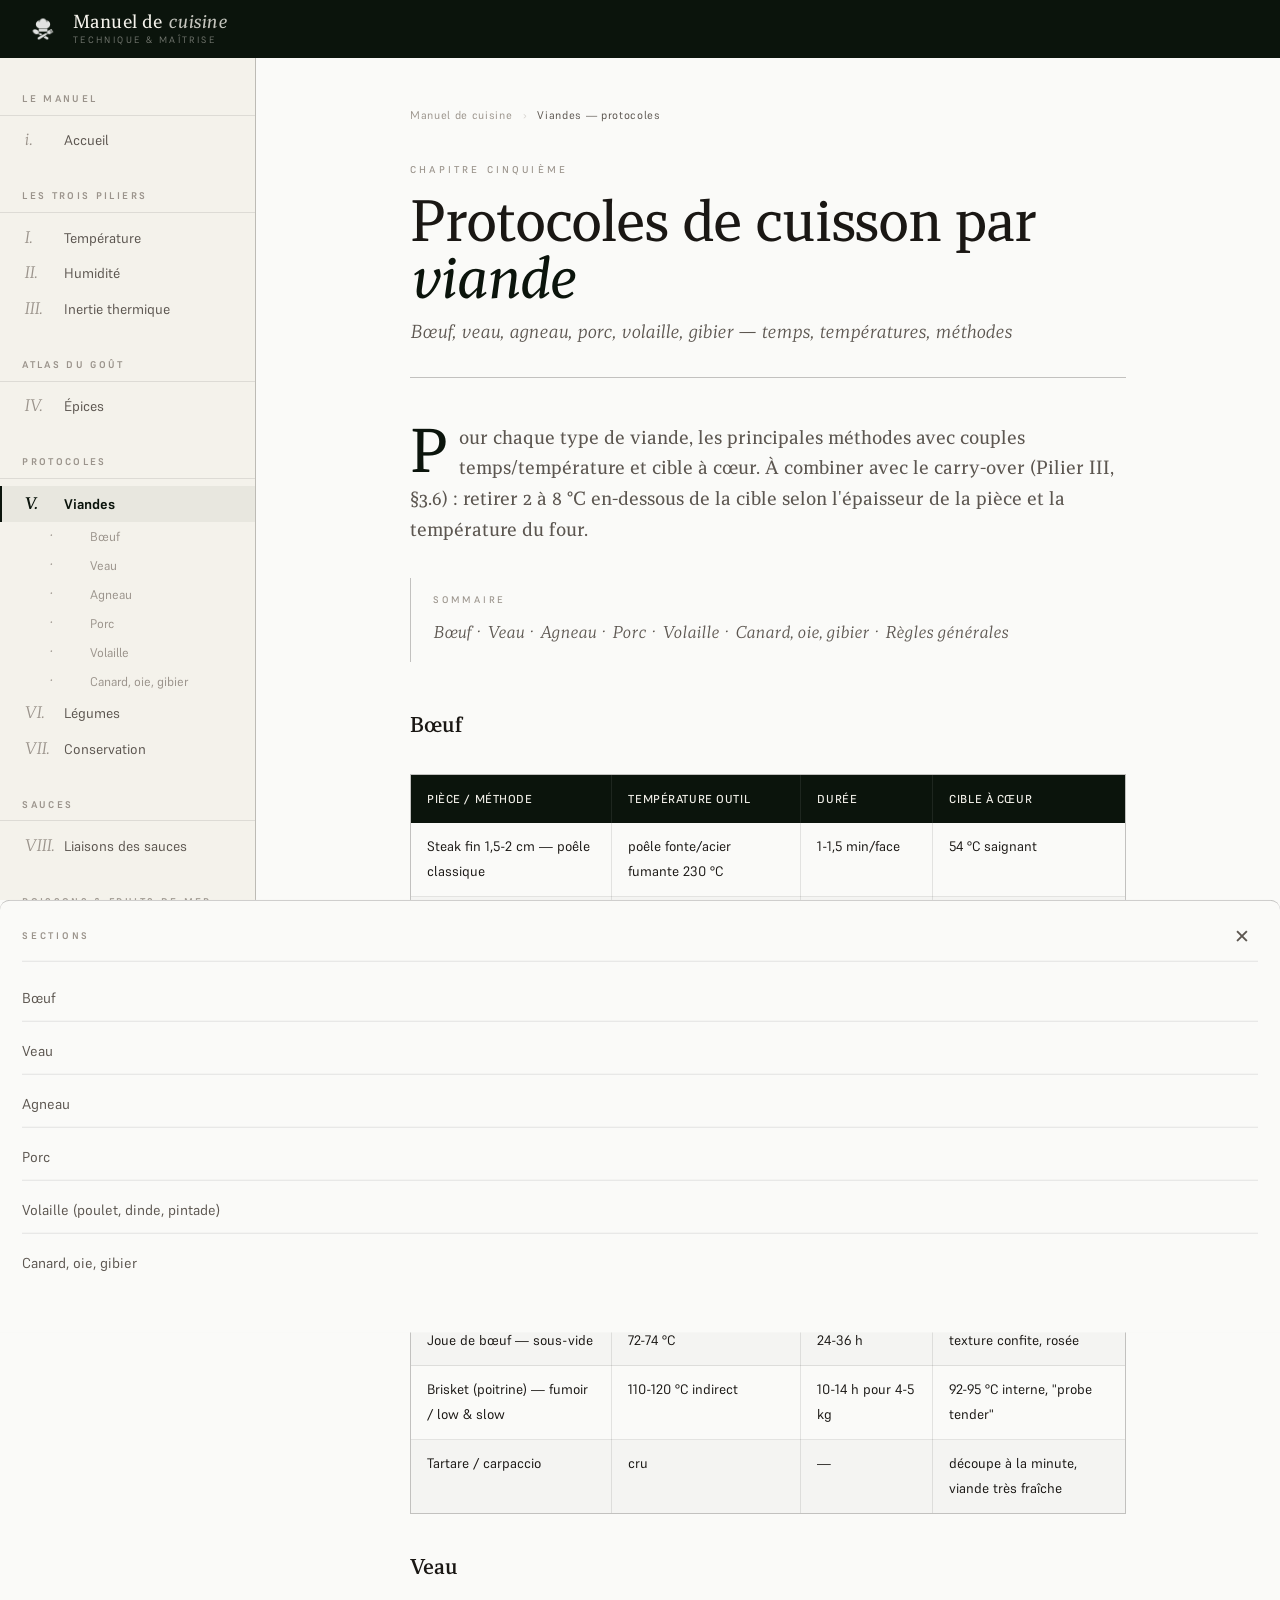
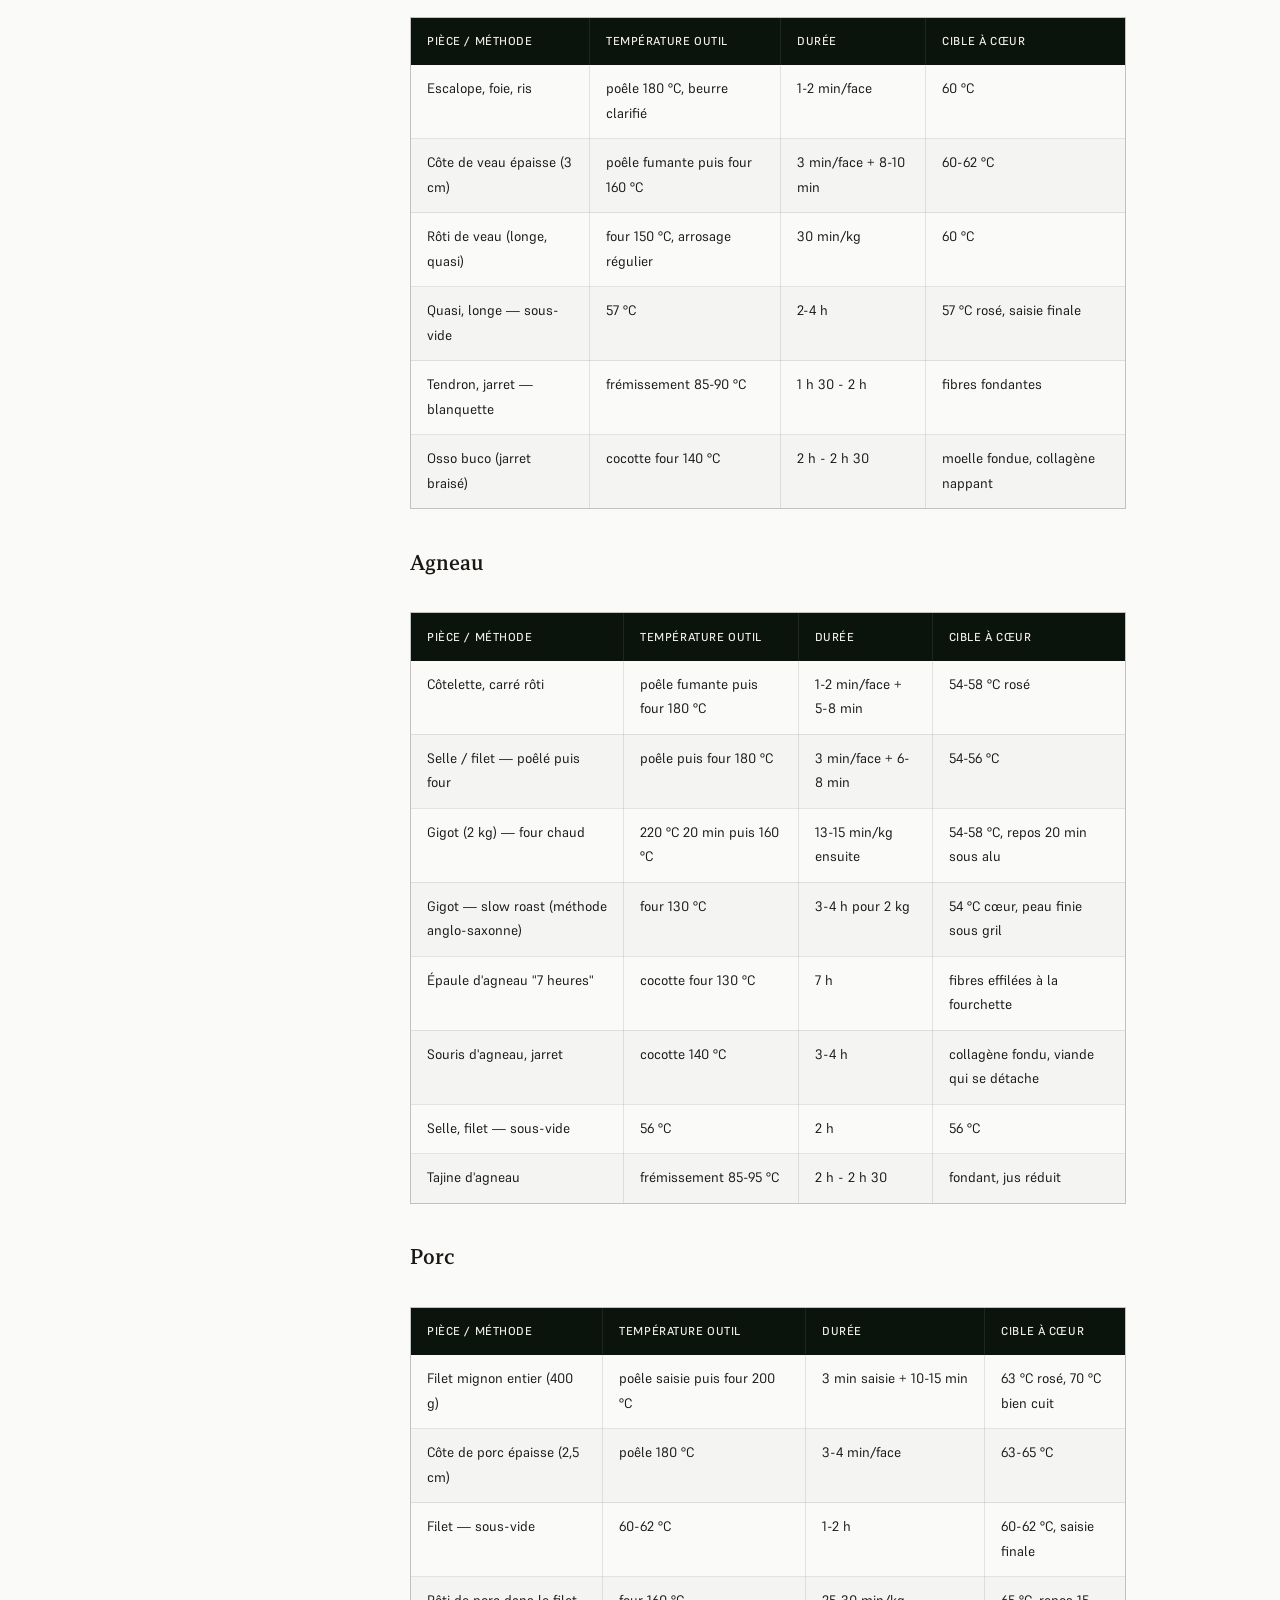
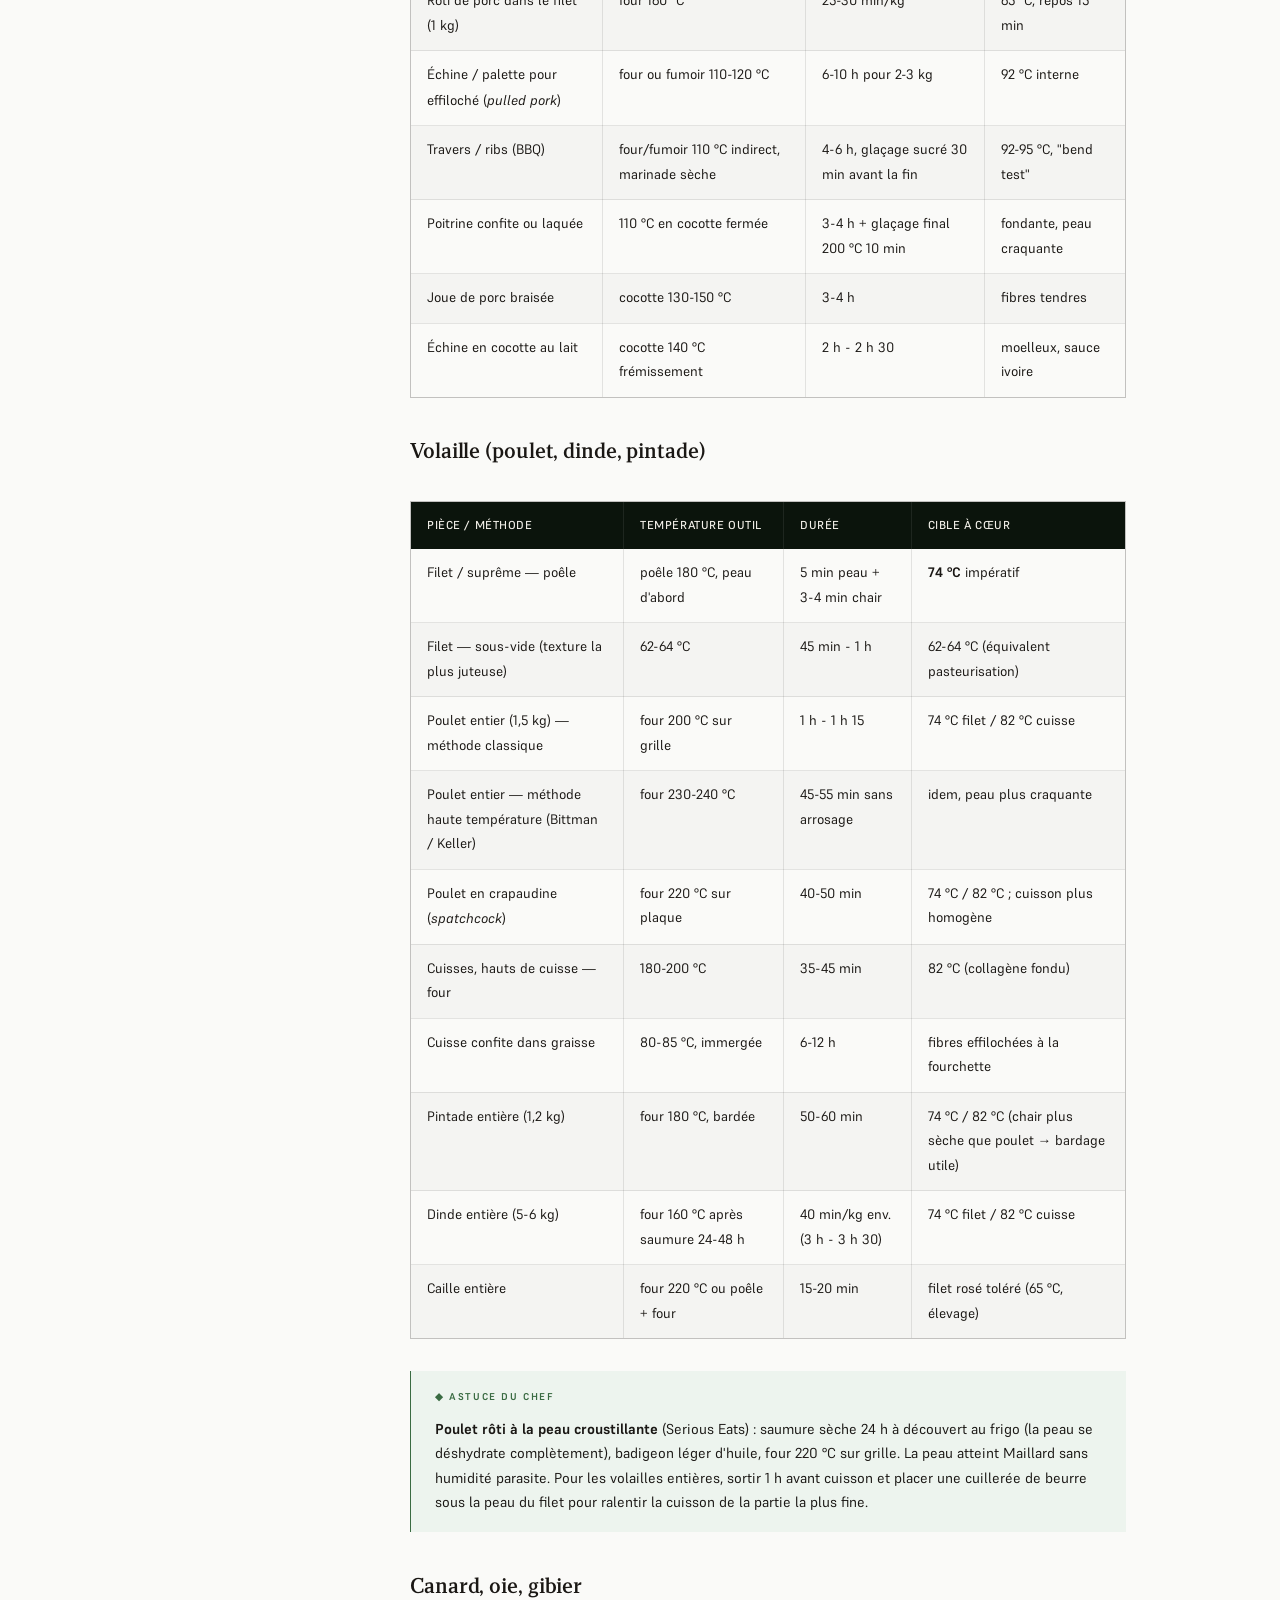
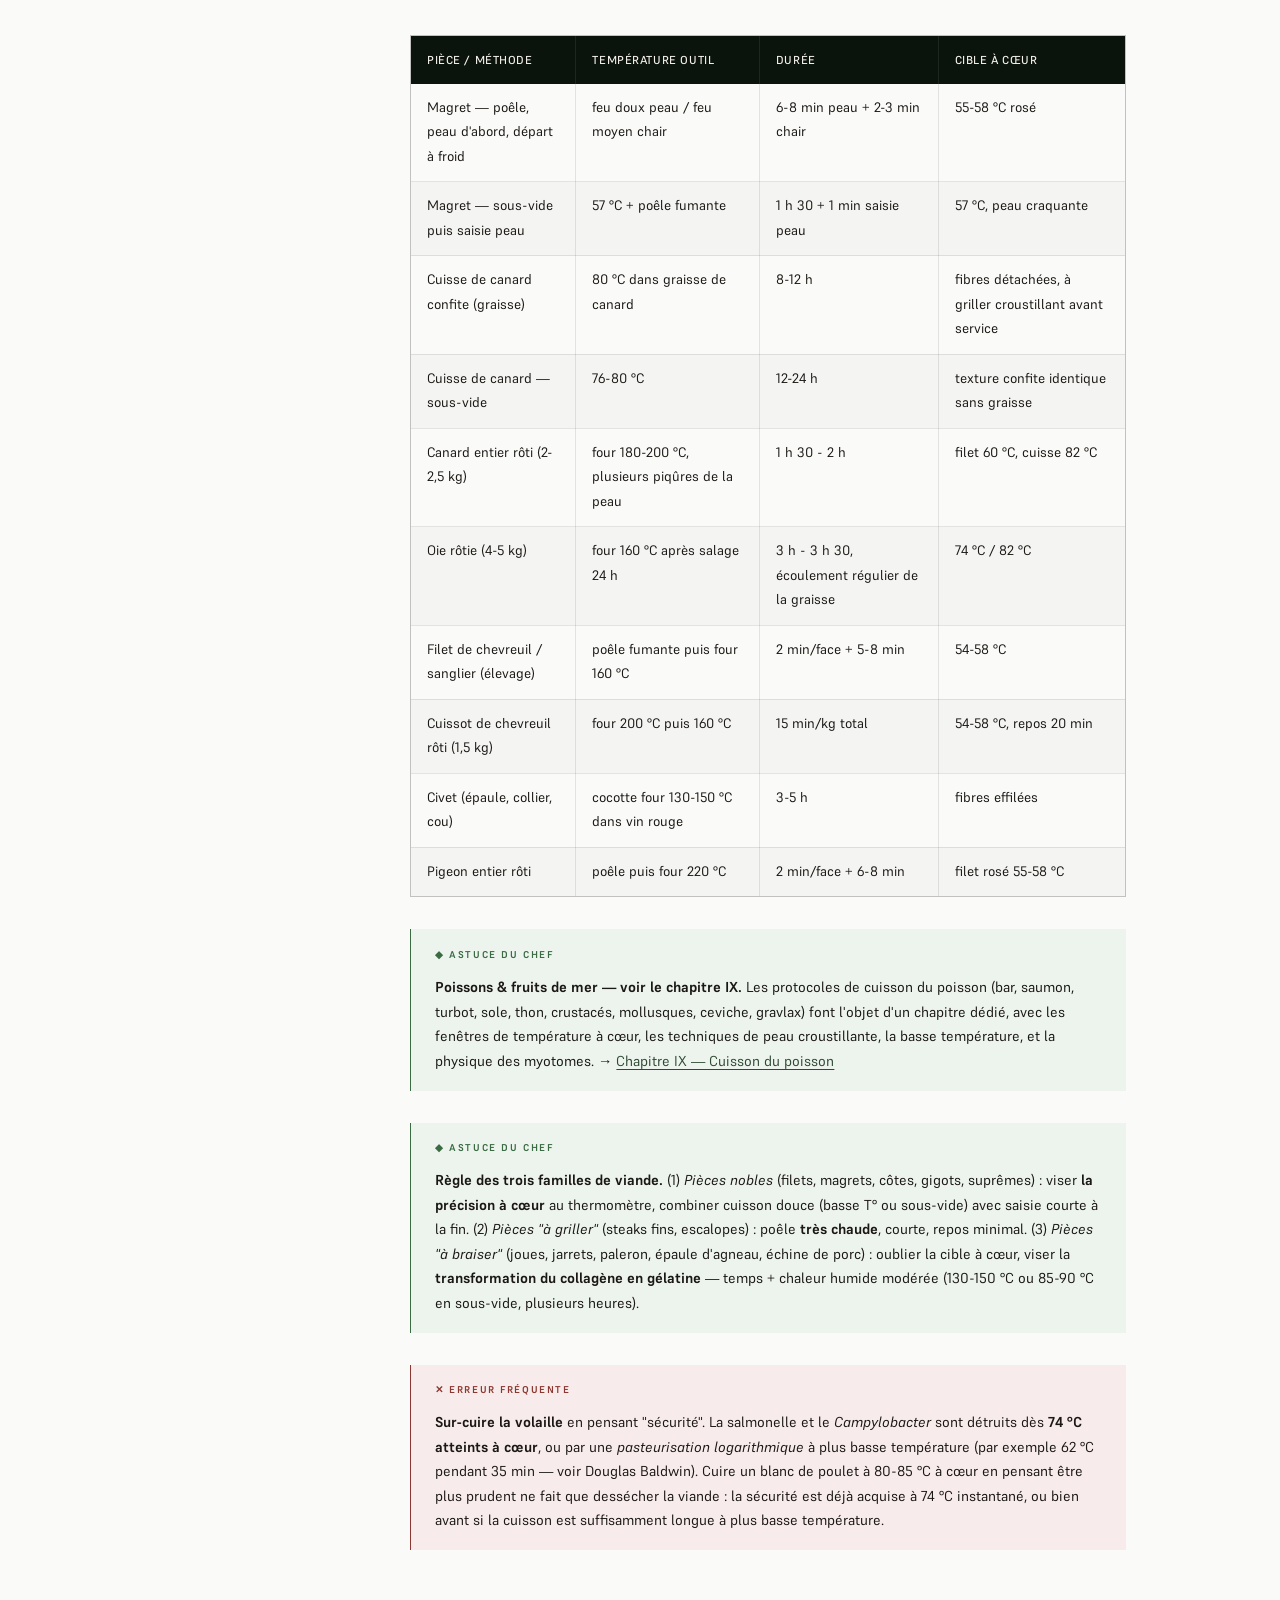
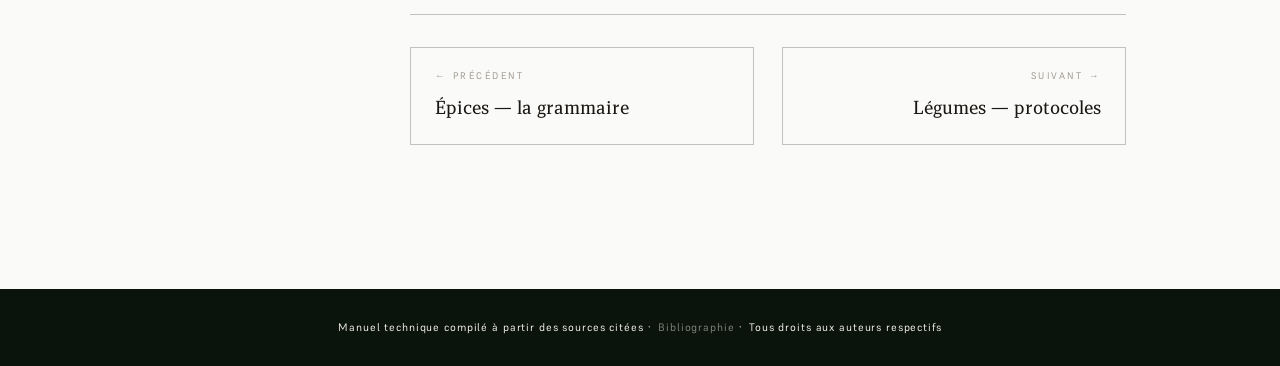
<file: viandes.html>
<!DOCTYPE html>
<html lang="fr">
<head>
<meta charset="UTF-8">
<meta name="viewport" content="width=device-width, initial-scale=1.0">
<title>Viandes — protocoles — Manuel de cuisine</title>
<link rel="stylesheet" href="assets/style.css">

<!-- PWA meta -->
<link rel="manifest" href="manifest.json">
<meta name="theme-color" content="#0B140C">
<meta name="application-name" content="Manuel de cuisine">
<meta name="apple-mobile-web-app-capable" content="yes">
<meta name="mobile-web-app-capable" content="yes">
<meta name="apple-mobile-web-app-status-bar-style" content="black-translucent">
<meta name="apple-mobile-web-app-title" content="Cuisine">
<link rel="apple-touch-icon" sizes="180x180" href="assets/apple-touch-icon.png">
<link rel="icon" type="image/png" sizes="192x192" href="assets/icon-192.png">
<link rel="icon" type="image/png" sizes="32x32" href="assets/favicon.png">
<link rel="shortcut icon" href="assets/favicon.png">
</head>
<body>

<header class="site-header">
  <a class="brand" href="index.html">
    <img src="assets/chef-transparent.png" class="brand-mark" alt="">
    <span class="brand-text">
      Manuel de <em>cuisine</em>
      <small>Technique &amp; maîtrise</small>
    </span>
  </a>
  <button class="menu-toggle" id="menuToggle" aria-label="Ouvrir le sommaire" aria-expanded="false" aria-controls="sidebar">☰</button>
</header>

<div class="sidebar-backdrop" id="sidebarBackdrop" aria-hidden="true"></div>

<div class="layout">

<aside class="sidebar" id="sidebar" aria-label="Sommaire du manuel">
  <div class="sidebar-section">
    <div class="sidebar-section-title">Le manuel</div>
    <a href="index.html" class="sidebar-link"><span class="num">i.</span>Accueil</a>
  </div>
  <div class="sidebar-section">
    <div class="sidebar-section-title">Les trois piliers</div>
    <a href="pilier-1-temperature.html" class="sidebar-link"><span class="num">I.</span>Température</a>
    <a href="pilier-2-humidite.html" class="sidebar-link"><span class="num">II.</span>Humidité</a>
    <a href="pilier-3-inertie.html" class="sidebar-link"><span class="num">III.</span>Inertie thermique</a>
  </div>
  <div class="sidebar-section">
    <div class="sidebar-section-title">Atlas du goût</div>
    <a href="epices.html" class="sidebar-link"><span class="num">IV.</span>Épices</a>
  </div>
  <div class="sidebar-section">
    <div class="sidebar-section-title">Protocoles</div>
    <a href="viandes.html" class="sidebar-link current"><span class="num">V.</span>Viandes</a>
    <a href="viandes.html#sec-v-boeuf" class="sidebar-sub"><span class="num">·</span>Bœuf</a>
    <a href="viandes.html#sec-v-veau" class="sidebar-sub"><span class="num">·</span>Veau</a>
    <a href="viandes.html#sec-v-agneau" class="sidebar-sub"><span class="num">·</span>Agneau</a>
    <a href="viandes.html#sec-v-porc" class="sidebar-sub"><span class="num">·</span>Porc</a>
    <a href="viandes.html#sec-v-volaille" class="sidebar-sub"><span class="num">·</span>Volaille</a>
    <a href="viandes.html#sec-v-gibier" class="sidebar-sub"><span class="num">·</span>Canard, oie, gibier</a>
    <a href="legumes.html" class="sidebar-link"><span class="num">VI.</span>Légumes</a>
    <a href="conservation.html" class="sidebar-link"><span class="num">VII.</span>Conservation</a>
  </div>
  <div class="sidebar-section">
    <div class="sidebar-section-title">Sauces</div>
    <a href="liaisons.html" class="sidebar-link"><span class="num">VIII.</span>Liaisons des sauces</a>
  </div>
  <div class="sidebar-section">
    <div class="sidebar-section-title">Poissons &amp; fruits de mer</div>
    <a href="poisson.html" class="sidebar-link"><span class="num">IX.</span>Cuisson du poisson</a>
  </div>
  <div class="sidebar-section">
    <div class="sidebar-section-title">Ressources</div>
    <a href="biblio.html" class="sidebar-link"><span class="num">vii.</span>Bibliographie</a>
  </div>
</aside>

<main class="content">
<nav class="breadcrumb" aria-label="Fil d'Ariane">
  <a href="index.html">Manuel de cuisine</a>
  <span class="sep">›</span>
  <span class="current">Viandes — protocoles</span>
</nav>
<div class="page-hero">
  <div class="eyebrow">Chapitre cinquième</div>
  <h1>Protocoles de cuisson par <em>viande</em></h1>
  <p class="subtitle">Bœuf, veau, agneau, porc, volaille, gibier — temps, températures, méthodes</p>
</div>

<p class="lead">Pour chaque type de viande, les principales méthodes avec couples temps/température et cible à cœur. À combiner avec le carry-over (Pilier III, §3.6) : retirer 2 à 8 °C en-dessous de la cible selon l'épaisseur de la pièce et la température du four.</p>

  <div class="chapter-toc">
    <strong>Sommaire</strong>
    Bœuf · Veau · Agneau · Porc · Volaille · Canard, oie, gibier · Règles générales
  </div>

  <h4 id="sec-v-boeuf">Bœuf</h4>
  <div class="table-wrapper">
  <table>
    <thead><tr><th>Pièce / méthode</th><th>Température outil</th><th>Durée</th><th>Cible à cœur</th></tr></thead>
    <tbody>
      <tr><td>Steak fin 1,5-2 cm — poêle classique</td><td>poêle fonte/acier fumante 230 °C</td><td>1-1,5 min/face</td><td>54 °C saignant</td></tr>
      <tr><td>Steak épais 3-5 cm — <b>reverse sear</b></td><td>four 100-130 °C puis poêle fumante</td><td>30-45 min + 45 s/face</td><td>52 °C avant saisie</td></tr>
      <tr><td>Côte de bœuf (4-5 cm, 1 kg)</td><td>four 130 °C puis poêle/grill</td><td>1 h 30 - 2 h + saisie</td><td>52-54 °C avant repos</td></tr>
      <tr><td>Steak / filet — sous-vide</td><td>54 °C</td><td>1-3 h</td><td>54 °C</td></tr>
      <tr><td>Rôti de filet, faux-filet (1-1,5 kg)</td><td>four 220 °C 15 min puis 160 °C</td><td>15-20 min/kg ensuite</td><td>52-54 °C</td></tr>
      <tr><td>Rôti — basse température lente</td><td>four 80-90 °C</td><td>2-4 h pour 1,5 kg</td><td>54 °C, saisie finale 1 min/face</td></tr>
      <tr><td>Joue, paleron, jarret — braisé</td><td>four en cocotte 120-150 °C</td><td>3-6 h</td><td>fibres effilées (cible 85-90 °C interne)</td></tr>
      <tr><td>Joue de bœuf — sous-vide</td><td>72-74 °C</td><td>24-36 h</td><td>texture confite, rosée</td></tr>
      <tr><td>Brisket (poitrine) — fumoir / low &amp; slow</td><td>110-120 °C indirect</td><td>10-14 h pour 4-5 kg</td><td>92-95 °C interne, "probe tender"</td></tr>
      <tr><td>Tartare / carpaccio</td><td>cru</td><td>—</td><td>découpe à la minute, viande très fraîche</td></tr>
    </tbody>
  </table>
  </div>

  <h4 id="sec-v-veau">Veau</h4>
  <div class="table-wrapper">
  <table>
    <thead><tr><th>Pièce / méthode</th><th>Température outil</th><th>Durée</th><th>Cible à cœur</th></tr></thead>
    <tbody>
      <tr><td>Escalope, foie, ris</td><td>poêle 180 °C, beurre clarifié</td><td>1-2 min/face</td><td>60 °C</td></tr>
      <tr><td>Côte de veau épaisse (3 cm)</td><td>poêle fumante puis four 160 °C</td><td>3 min/face + 8-10 min</td><td>60-62 °C</td></tr>
      <tr><td>Rôti de veau (longe, quasi)</td><td>four 150 °C, arrosage régulier</td><td>30 min/kg</td><td>60 °C</td></tr>
      <tr><td>Quasi, longe — sous-vide</td><td>57 °C</td><td>2-4 h</td><td>57 °C rosé, saisie finale</td></tr>
      <tr><td>Tendron, jarret — blanquette</td><td>frémissement 85-90 °C</td><td>1 h 30 - 2 h</td><td>fibres fondantes</td></tr>
      <tr><td>Osso buco (jarret braisé)</td><td>cocotte four 140 °C</td><td>2 h - 2 h 30</td><td>moelle fondue, collagène nappant</td></tr>
    </tbody>
  </table>
  </div>

  <h4 id="sec-v-agneau">Agneau</h4>
  <div class="table-wrapper">
  <table>
    <thead><tr><th>Pièce / méthode</th><th>Température outil</th><th>Durée</th><th>Cible à cœur</th></tr></thead>
    <tbody>
      <tr><td>Côtelette, carré rôti</td><td>poêle fumante puis four 180 °C</td><td>1-2 min/face + 5-8 min</td><td>54-58 °C rosé</td></tr>
      <tr><td>Selle / filet — poêlé puis four</td><td>poêle puis four 180 °C</td><td>3 min/face + 6-8 min</td><td>54-56 °C</td></tr>
      <tr><td>Gigot (2 kg) — four chaud</td><td>220 °C 20 min puis 160 °C</td><td>13-15 min/kg ensuite</td><td>54-58 °C, repos 20 min sous alu</td></tr>
      <tr><td>Gigot — slow roast (méthode anglo-saxonne)</td><td>four 130 °C</td><td>3-4 h pour 2 kg</td><td>54 °C cœur, peau finie sous gril</td></tr>
      <tr><td>Épaule d'agneau "7 heures"</td><td>cocotte four 130 °C</td><td>7 h</td><td>fibres effilées à la fourchette</td></tr>
      <tr><td>Souris d'agneau, jarret</td><td>cocotte 140 °C</td><td>3-4 h</td><td>collagène fondu, viande qui se détache</td></tr>
      <tr><td>Selle, filet — sous-vide</td><td>56 °C</td><td>2 h</td><td>56 °C</td></tr>
      <tr><td>Tajine d'agneau</td><td>frémissement 85-95 °C</td><td>2 h - 2 h 30</td><td>fondant, jus réduit</td></tr>
    </tbody>
  </table>
  </div>

  <h4 id="sec-v-porc">Porc</h4>
  <div class="table-wrapper">
  <table>
    <thead><tr><th>Pièce / méthode</th><th>Température outil</th><th>Durée</th><th>Cible à cœur</th></tr></thead>
    <tbody>
      <tr><td>Filet mignon entier (400 g)</td><td>poêle saisie puis four 200 °C</td><td>3 min saisie + 10-15 min</td><td>63 °C rosé, 70 °C bien cuit</td></tr>
      <tr><td>Côte de porc épaisse (2,5 cm)</td><td>poêle 180 °C</td><td>3-4 min/face</td><td>63-65 °C</td></tr>
      <tr><td>Filet — sous-vide</td><td>60-62 °C</td><td>1-2 h</td><td>60-62 °C, saisie finale</td></tr>
      <tr><td>Rôti de porc dans le filet (1 kg)</td><td>four 160 °C</td><td>25-30 min/kg</td><td>65 °C, repos 15 min</td></tr>
      <tr><td>Échine / palette pour effiloché (<em>pulled pork</em>)</td><td>four ou fumoir 110-120 °C</td><td>6-10 h pour 2-3 kg</td><td>92 °C interne</td></tr>
      <tr><td>Travers / ribs (BBQ)</td><td>four/fumoir 110 °C indirect, marinade sèche</td><td>4-6 h, glaçage sucré 30 min avant la fin</td><td>92-95 °C, "bend test"</td></tr>
      <tr><td>Poitrine confite ou laquée</td><td>110 °C en cocotte fermée</td><td>3-4 h + glaçage final 200 °C 10 min</td><td>fondante, peau craquante</td></tr>
      <tr><td>Joue de porc braisée</td><td>cocotte 130-150 °C</td><td>3-4 h</td><td>fibres tendres</td></tr>
      <tr><td>Échine en cocotte au lait</td><td>cocotte 140 °C frémissement</td><td>2 h - 2 h 30</td><td>moelleux, sauce ivoire</td></tr>
    </tbody>
  </table>
  </div>

  <h4 id="sec-v-volaille">Volaille (poulet, dinde, pintade)</h4>
  <div class="table-wrapper">
  <table>
    <thead><tr><th>Pièce / méthode</th><th>Température outil</th><th>Durée</th><th>Cible à cœur</th></tr></thead>
    <tbody>
      <tr><td>Filet / suprême — poêle</td><td>poêle 180 °C, peau d'abord</td><td>5 min peau + 3-4 min chair</td><td><b>74 °C</b> impératif</td></tr>
      <tr><td>Filet — sous-vide (texture la plus juteuse)</td><td>62-64 °C</td><td>45 min - 1 h</td><td>62-64 °C (équivalent pasteurisation)</td></tr>
      <tr><td>Poulet entier (1,5 kg) — méthode classique</td><td>four 200 °C sur grille</td><td>1 h - 1 h 15</td><td>74 °C filet / 82 °C cuisse</td></tr>
      <tr><td>Poulet entier — méthode haute température (Bittman / Keller)</td><td>four 230-240 °C</td><td>45-55 min sans arrosage</td><td>idem, peau plus craquante</td></tr>
      <tr><td>Poulet en crapaudine (<em>spatchcock</em>)</td><td>four 220 °C sur plaque</td><td>40-50 min</td><td>74 °C / 82 °C ; cuisson plus homogène</td></tr>
      <tr><td>Cuisses, hauts de cuisse — four</td><td>180-200 °C</td><td>35-45 min</td><td>82 °C (collagène fondu)</td></tr>
      <tr><td>Cuisse confite dans graisse</td><td>80-85 °C, immergée</td><td>6-12 h</td><td>fibres effilochées à la fourchette</td></tr>
      <tr><td>Pintade entière (1,2 kg)</td><td>four 180 °C, bardée</td><td>50-60 min</td><td>74 °C / 82 °C (chair plus sèche que poulet → bardage utile)</td></tr>
      <tr><td>Dinde entière (5-6 kg)</td><td>four 160 °C après saumure 24-48 h</td><td>40 min/kg env. (3 h - 3 h 30)</td><td>74 °C filet / 82 °C cuisse</td></tr>
      <tr><td>Caille entière</td><td>four 220 °C ou poêle + four</td><td>15-20 min</td><td>filet rosé toléré (65 °C, élevage)</td></tr>
    </tbody>
  </table>
  </div>

  <div class="callout astuce">
    <span class="callout-title"></span>
    <p><strong>Poulet rôti à la peau croustillante</strong> (Serious Eats) : saumure sèche 24 h à découvert au frigo (la peau se déshydrate complètement), badigeon léger d'huile, four 220 °C sur grille. La peau atteint Maillard sans humidité parasite. Pour les volailles entières, sortir 1 h avant cuisson et placer une cuillerée de beurre sous la peau du filet pour ralentir la cuisson de la partie la plus fine.</p>
  </div>

  <h4 id="sec-v-gibier">Canard, oie, gibier</h4>
  <div class="table-wrapper">
  <table>
    <thead><tr><th>Pièce / méthode</th><th>Température outil</th><th>Durée</th><th>Cible à cœur</th></tr></thead>
    <tbody>
      <tr><td>Magret — poêle, peau d'abord, départ à froid</td><td>feu doux peau / feu moyen chair</td><td>6-8 min peau + 2-3 min chair</td><td>55-58 °C rosé</td></tr>
      <tr><td>Magret — sous-vide puis saisie peau</td><td>57 °C + poêle fumante</td><td>1 h 30 + 1 min saisie peau</td><td>57 °C, peau craquante</td></tr>
      <tr><td>Cuisse de canard confite (graisse)</td><td>80 °C dans graisse de canard</td><td>8-12 h</td><td>fibres détachées, à griller croustillant avant service</td></tr>
      <tr><td>Cuisse de canard — sous-vide</td><td>76-80 °C</td><td>12-24 h</td><td>texture confite identique sans graisse</td></tr>
      <tr><td>Canard entier rôti (2-2,5 kg)</td><td>four 180-200 °C, plusieurs piqûres de la peau</td><td>1 h 30 - 2 h</td><td>filet 60 °C, cuisse 82 °C</td></tr>
      <tr><td>Oie rôtie (4-5 kg)</td><td>four 160 °C après salage 24 h</td><td>3 h - 3 h 30, écoulement régulier de la graisse</td><td>74 °C / 82 °C</td></tr>
      <tr><td>Filet de chevreuil / sanglier (élevage)</td><td>poêle fumante puis four 160 °C</td><td>2 min/face + 5-8 min</td><td>54-58 °C</td></tr>
      <tr><td>Cuissot de chevreuil rôti (1,5 kg)</td><td>four 200 °C puis 160 °C</td><td>15 min/kg total</td><td>54-58 °C, repos 20 min</td></tr>
      <tr><td>Civet (épaule, collier, cou)</td><td>cocotte four 130-150 °C dans vin rouge</td><td>3-5 h</td><td>fibres effilées</td></tr>
      <tr><td>Pigeon entier rôti</td><td>poêle puis four 220 °C</td><td>2 min/face + 6-8 min</td><td>filet rosé 55-58 °C</td></tr>
    </tbody>
  </table>
  </div>

  <div class="callout astuce">
    <span class="callout-title"></span>
    <p><strong>Poissons &amp; fruits de mer — voir le chapitre IX.</strong> Les protocoles de cuisson du poisson (bar, saumon, turbot, sole, thon, crustacés, mollusques, ceviche, gravlax) font l'objet d'un chapitre dédié, avec les fenêtres de température à cœur, les techniques de peau croustillante, la basse température, et la physique des myotomes. → <a href="poisson.html">Chapitre IX — Cuisson du poisson</a></p>
  </div>

  <div class="callout astuce">
    <span class="callout-title"></span>
    <p><strong>Règle des trois familles de viande.</strong> (1) <em>Pièces nobles</em> (filets, magrets, côtes, gigots, suprêmes) : viser <strong>la précision à cœur</strong> au thermomètre, combiner cuisson douce (basse T° ou sous-vide) avec saisie courte à la fin. (2) <em>Pièces "à griller"</em> (steaks fins, escalopes) : poêle <strong>très chaude</strong>, courte, repos minimal. (3) <em>Pièces "à braiser"</em> (joues, jarrets, paleron, épaule d'agneau, échine de porc) : oublier la cible à cœur, viser la <strong>transformation du collagène en gélatine</strong> — temps + chaleur humide modérée (130-150 °C ou 85-90 °C en sous-vide, plusieurs heures).</p>
  </div>

  <div class="callout erreur">
    <span class="callout-title"></span>
    <p><strong>Sur-cuire la volaille</strong> en pensant "sécurité". La salmonelle et le <em>Campylobacter</em> sont détruits dès <strong>74 °C atteints à cœur</strong>, ou par une <em>pasteurisation logarithmique</em> à plus basse température (par exemple 62 °C pendant 35 min — voir Douglas Baldwin). Cuire un blanc de poulet à 80-85 °C à cœur en pensant être plus prudent ne fait que dessécher la viande : la sécurité est déjà acquise à 74 °C instantané, ou bien avant si la cuisson est suffisamment longue à plus basse température.</p>
  </div>

<nav class="pager" aria-label="Pagination">
  <a class="pager-link prev" href="epices.html">
    <span class="pager-dir">Précédent</span>
    <span class="pager-title">Épices — la grammaire</span>
  </a>
  <a class="pager-link next" href="legumes.html">
    <span class="pager-dir">Suivant</span>
    <span class="pager-title">Légumes — protocoles</span>
  </a>
</nav>
</main>

</div>

<footer class="site-footer">
  Manuel technique compilé à partir des sources citées · <a href="biblio.html">Bibliographie</a> · Tous droits aux auteurs respectifs
</footer>

<script src="assets/sidebar.js"></script>

<script src="assets/toc.js"></script>

<script>
if ('serviceWorker' in navigator) {
  window.addEventListener('load', function () {
    navigator.serviceWorker.register('service-worker.js').catch(function (err) {
      console.warn('SW registration failed:', err);
    });
  });
}
</script>
</body>
</html>
</file>
<file: assets/style.css>
/* ============================================================
   MANUEL DE LA CUISSON — Design Raffles / Mirazur
   ============================================================ */

/* ===== FONTS ===== */
@font-face {
  font-family: 'Recia';
  src: url('fonts/Recia-Medium.woff2') format('woff2');
  font-weight: 500;
  font-style: normal;
  font-display: swap;
}
@font-face {
  font-family: 'Recia';
  src: url('fonts/Recia-MediumItalic.woff2') format('woff2');
  font-weight: 500;
  font-style: italic;
  font-display: swap;
}
@font-face {
  font-family: 'Recia';
  src: url('fonts/Recia-Italic.woff2') format('woff2');
  font-weight: 400;
  font-style: italic;
  font-display: swap;
}
@font-face {
  font-family: 'Recia';
  src: url('fonts/Recia-Semibold.woff2') format('woff2');
  font-weight: 600;
  font-style: normal;
  font-display: swap;
}
@font-face {
  font-family: 'Recia';
  src: url('fonts/Recia-SemiboldItalic.woff2') format('woff2');
  font-weight: 600;
  font-style: italic;
  font-display: swap;
}
@font-face {
  font-family: 'Recia';
  src: url('fonts/Recia-Bold.woff2') format('woff2');
  font-weight: 700;
  font-style: normal;
  font-display: swap;
}
@font-face {
  font-family: 'Recia';
  src: url('fonts/Recia-BoldItalic.woff2') format('woff2');
  font-weight: 700;
  font-style: italic;
  font-display: swap;
}

@font-face {
  font-family: 'Supreme';
  src: url('fonts/Supreme-Regular.woff2') format('woff2');
  font-weight: 400;
  font-style: normal;
  font-display: swap;
}
@font-face {
  font-family: 'Supreme';
  src: url('fonts/Supreme-Italic.woff2') format('woff2');
  font-weight: 400;
  font-style: italic;
  font-display: swap;
}
@font-face {
  font-family: 'Supreme';
  src: url('fonts/Supreme-Medium.woff2') format('woff2');
  font-weight: 500;
  font-style: normal;
  font-display: swap;
}
@font-face {
  font-family: 'Supreme';
  src: url('fonts/Supreme-MediumItalic.woff2') format('woff2');
  font-weight: 500;
  font-style: italic;
  font-display: swap;
}
@font-face {
  font-family: 'Supreme';
  src: url('fonts/Supreme-Bold.woff2') format('woff2');
  font-weight: 700;
  font-style: normal;
  font-display: swap;
}

:root {
  --green:        #0B140C;
  --green-mid:    #2E4A32;
  --green-soft:   #4A7050;
  --ink:          #1A1714;
  --ink-soft:     #5C5650;
  --ink-faint:    #9B948C;
  --paper:        #FAFAF8;
  --cream:        #F4F2EB;
  --cream-dark:   #EAE7DE;
  --rule:         rgba(26,23,20,0.10);
  --rule-dark:    rgba(26,23,20,0.25);

  /* Callouts */
  --astuce-bg:       #EDF4EE;
  --astuce-border:   #3A6B42;
  --erreur-bg:       #F7ECEB;
  --erreur-border:   #8C3832;
  --science-bg:      #EBF0F6;
  --science-border:  #2D5A8F;

  /* Legacy aliases (used inline in HTML) */
  --bordeaux:      #0B140C;
  --bordeaux-dark: #0B140C;
  --gold:          #4A7050;
  --gold-soft:     #4A7050;
}

* { box-sizing: border-box; margin: 0; padding: 0 }
html { scroll-behavior: smooth; scroll-padding-top: 72px }

body {
  font-family: 'Recia', Georgia, serif;
  font-size: 19px;
  line-height: 1.78;
  color: var(--ink);
  background: var(--paper);
}

/* ===== SITE HEADER ===== */
header.site-header {
  position: sticky;
  top: 0;
  z-index: 50;
  background: var(--green);
  color: var(--cream);
  border-bottom: none;
  padding: 0 1.8rem;
  height: 58px;
  display: flex;
  align-items: center;
  justify-content: space-between;
  gap: 1rem;
}

header.site-header .brand {
  display: flex;
  align-items: center;
  gap: 1rem;
  text-decoration: none;
  color: var(--cream);
}

header.site-header .brand-mark {
  width: 28px; height: 28px;
  display: block;
  object-fit: contain;
  filter: brightness(0) invert(1);
  opacity: 0.88;
}

header.site-header .brand-text {
  font-family: 'Recia', serif;
  font-size: 1.1rem;
  font-weight: 500;
  letter-spacing: 0.01em;
  line-height: 1.15;
}

header.site-header .brand-text em {
  font-style: italic;
  opacity: 0.8;
}

header.site-header .brand-text small {
  display: block;
  font-family: 'Supreme', sans-serif;
  font-size: 0.58rem;
  letter-spacing: 0.26em;
  text-transform: uppercase;
  opacity: 0.45;
  margin-top: 0.2rem;
  font-weight: 400;
}

.menu-toggle {
  display: none;
  background: transparent;
  border: 1px solid rgba(244,242,235,0.22);
  color: var(--cream);
  width: 34px; height: 34px;
  cursor: pointer;
  font-size: 1rem;
  line-height: 1;
}
.menu-toggle:hover { background: rgba(255,255,255,0.06) }
.menu-toggle:focus-visible { outline: 1px solid var(--cream); outline-offset: 2px }

/* ===== LAYOUT ===== */
.layout {
  display: grid;
  grid-template-columns: 256px 1fr;
  min-height: calc(100vh - 58px);
  background: var(--paper);
}

/* ===== SIDEBAR ===== */
aside.sidebar {
  background: var(--cream);
  border-right: 1px solid var(--rule-dark);
  padding: 2rem 0 4rem;
  font-family: 'Supreme', sans-serif;
  position: sticky;
  top: 58px;
  align-self: start;
  height: calc(100vh - 58px);
  overflow-y: auto;
  scrollbar-width: thin;
  scrollbar-color: var(--rule-dark) transparent;
}
aside.sidebar::-webkit-scrollbar { width: 3px }
aside.sidebar::-webkit-scrollbar-thumb { background: var(--rule-dark) }

.sidebar-section { margin-bottom: 1.8rem }

.sidebar-section-title {
  font-size: 0.61rem;
  font-weight: 600;
  letter-spacing: 0.24em;
  text-transform: uppercase;
  color: var(--ink-faint);
  padding: 0 1.4rem 0.45rem;
  margin: 0 0 0.45rem;
  border-bottom: 1px solid var(--rule);
  display: block;
}

.sidebar-link {
  display: block;
  padding: 0.48rem 1.4rem;
  font-size: 0.875rem;
  color: var(--ink-soft);
  text-decoration: none;
  line-height: 1.3;
  border-left: 2px solid transparent;
  transition: color 0.14s, border-color 0.14s, background 0.14s;
}
.sidebar-link:hover {
  color: var(--ink);
  background: rgba(11,20,12,0.04);
}
.sidebar-link.current {
  color: var(--green);
  border-left-color: var(--green);
  font-weight: 600;
  background: rgba(11,20,12,0.05);
}
.sidebar-link .num {
  font-family: 'Recia', serif;
  font-style: italic;
  color: var(--ink-faint);
  font-size: 0.98rem;
  margin-right: 0.5rem;
  display: inline-block;
  min-width: 2em;
}
.sidebar-link.current .num { color: var(--green) }

.sidebar-sub {
  display: block;
  padding: 0.33rem 1.4rem 0.33rem 2.9rem;
  font-size: 0.79rem;
  color: var(--ink-faint);
  text-decoration: none;
  border-left: 2px solid transparent;
  transition: color 0.14s, background 0.14s;
  line-height: 1.3;
}
.sidebar-sub:hover { color: var(--ink-soft); background: rgba(11,20,12,0.03) }
.sidebar-sub .num {
  color: var(--ink-faint);
  font-family: 'Recia', serif;
  font-style: italic;
  margin-right: 0.4rem;
  display: inline-block;
  min-width: 2.5em;
  font-size: 0.88rem;
}

/* ===== CONTENT ===== */
main.content {
  background: var(--paper);
  min-width: 0;
  padding: 3rem 4.5rem 5rem;
  max-width: 860px;
}
main { max-width: 860px; margin: 0 auto; padding: 3rem 2rem }

@media (max-width: 1200px) { main.content { padding: 2.5rem 2.8rem 4rem } }

/* Breadcrumb */
.breadcrumb {
  font-family: 'Supreme', sans-serif;
  font-size: 0.7rem;
  letter-spacing: 0.06em;
  color: var(--ink-faint);
  margin-bottom: 2.2rem;
}
.breadcrumb a { color: var(--ink-faint); text-decoration: none }
.breadcrumb a:hover { color: var(--ink-soft) }
.breadcrumb .sep { margin: 0 0.4rem; opacity: 0.4 }
.breadcrumb .current { color: var(--ink-soft) }

/* PAGE HERO */
.page-hero {
  margin-bottom: 2.8rem;
  padding-bottom: 2rem;
  border-bottom: 1px solid var(--rule-dark);
}
.page-hero .eyebrow {
  font-family: 'Supreme', sans-serif;
  font-size: 0.62rem;
  font-weight: 500;
  letter-spacing: 0.32em;
  text-transform: uppercase;
  color: var(--ink-faint);
  margin-bottom: 0.9rem;
}
.page-hero h1 {
  font-family: 'Recia', serif;
  font-size: clamp(2.2rem, 5vw, 3.4rem);
  font-weight: 500;
  color: var(--ink);
  line-height: 1.04;
  letter-spacing: -0.02em;
  margin-bottom: 0.7rem;
}
.page-hero h1 em {
  font-style: italic;
  color: var(--green);
}
.page-hero p.subtitle {
  font-family: 'Recia', serif;
  font-style: italic;
  color: var(--ink-soft);
  font-size: 1.1rem;
  margin: 0;
  line-height: 1.55;
}

/* LEAD */
.lead {
  font-size: 1.12rem;
  line-height: 1.72;
  color: var(--ink-soft);
  margin-bottom: 2rem;
}
p.lead::first-letter {
  font-size: 3.6rem;
  float: left;
  line-height: 0.88;
  margin: 0.22rem 0.7rem 0 0;
  color: var(--green);
  font-weight: 500;
  font-style: normal;
}

/* TEXT */
p { margin-bottom: 1.2rem }
p b, strong { color: var(--ink); font-weight: 600 }
ul, ol { margin: 0 0 1.4rem 1.5rem }
li { margin-bottom: 0.45rem }
a { color: var(--green-mid); text-decoration-thickness: 1px; text-underline-offset: 3px; transition: opacity 0.14s }
a:hover { opacity: 0.65 }

/* HEADINGS */
h2 {
  font-family: 'Recia', serif;
  font-size: 2.1rem;
  font-weight: 500;
  color: var(--ink);
  margin-bottom: 0.5rem;
  letter-spacing: -0.01em;
  line-height: 1.15;
}
h2 .h2-sub {
  display: block;
  font-size: 0.62rem;
  font-family: 'Supreme', sans-serif;
  font-weight: 500;
  letter-spacing: 0.28em;
  text-transform: uppercase;
  color: var(--ink-faint);
  margin-bottom: 0.8rem;
}
h2::after {
  content: "";
  display: block;
  width: 32px;
  height: 1px;
  background: var(--rule-dark);
  margin-top: 1.2rem;
  margin-bottom: 2rem;
}

h3 {
  font-family: 'Recia', serif;
  font-size: 1.6rem;
  font-weight: 500;
  color: var(--ink);
  margin-top: 3.5rem;
  margin-bottom: 0.8rem;
  letter-spacing: -0.01em;
  padding-top: 2rem;
  border-top: 1px solid var(--rule);
}

/* Remove top rule when h3 is the first content element */
.chapter-toc + h3,
.page-hero + h3,
.lead + h3,
.page-hero + p + h3 {
  border-top: none;
  padding-top: 0;
  margin-top: 0;
}

h3 .h3-num {
  font-style: italic;
  color: var(--ink-faint);
  font-weight: 400;
  margin-right: 0.5rem;
}

h4 {
  font-family: 'Recia', serif;
  font-size: 1.25rem;
  font-weight: 600;
  color: var(--ink);
  margin-top: 2.2rem;
  margin-bottom: 0.6rem;
  letter-spacing: -0.005em;
}
h4 .h4-sub {
  display: inline-block;
  font-style: italic;
  color: var(--ink-faint);
  margin-right: 0.5rem;
  font-weight: 400;
  font-size: 1rem;
  letter-spacing: 0;
  text-transform: none;
}

#epices h4 {
  font-family: 'Recia', serif;
  font-size: 1.35rem;
  font-weight: 600;
  color: var(--ink);
  text-transform: none;
  letter-spacing: -0.005em;
  margin-top: 2.5rem;
  padding-bottom: 0.4rem;
  border-bottom: 1px solid var(--rule-dark);
  display: inline-block;
}

/* CHAPTER TOC */
.chapter-toc {
  background: transparent;
  border-left: 1px solid var(--rule-dark);
  padding: 0.9rem 1.4rem;
  margin-bottom: 2.8rem;
  font-family: 'Recia', serif;
  font-style: italic;
  font-size: 1rem;
  line-height: 1.85;
  color: var(--ink-soft);
  border-right: none;
}
.chapter-toc strong {
  display: block;
  font-size: 0.6rem;
  letter-spacing: 0.28em;
  text-transform: uppercase;
  color: var(--ink-faint);
  margin-bottom: 0.5rem;
  font-family: 'Supreme', sans-serif;
  font-style: normal;
  font-weight: 500;
}

/* CALLOUTS */
.callout {
  padding: 1.1rem 1.5rem;
  margin: 2rem 0;
  border-left: 1px solid;
  font-size: 0.9rem;
  line-height: 1.7;
  font-family: 'Supreme', sans-serif;
}
.callout-title {
  display: block;
  font-weight: 600;
  font-size: 0.62rem;
  letter-spacing: 0.16em;
  text-transform: uppercase;
  margin-bottom: 0.7rem;
}
.callout p { margin-bottom: 0.5rem; font-family: 'Supreme', sans-serif }
.callout p:last-child { margin-bottom: 0 }

.astuce { background: var(--astuce-bg); border-color: var(--astuce-border) }
.astuce .callout-title { color: var(--astuce-border) }
.astuce .callout-title::before { content: "◆ Astuce du chef" }

.erreur { background: var(--erreur-bg); border-color: var(--erreur-border) }
.erreur .callout-title { color: var(--erreur-border) }
.erreur .callout-title::before { content: "✕ Erreur fréquente" }

.science { background: var(--science-bg); border-color: var(--science-border) }
.science .callout-title { color: var(--science-border) }
.science .callout-title::before { content: "⚗ La science derrière la technique" }

/* TABLES */
.table-wrapper {
  overflow-x: auto;
  margin: 2rem 0;
  border: 1px solid var(--rule-dark);
}
table {
  width: 100%;
  border-collapse: collapse;
  font-family: 'Supreme', sans-serif;
  font-size: 0.86rem;
}
thead { background: var(--green); color: #F4F2EB }
th {
  padding: 0.85rem 1rem;
  text-align: left;
  font-weight: 500;
  letter-spacing: 0.05em;
  font-size: 0.72rem;
  text-transform: uppercase;
  border-right: 1px solid rgba(255,255,255,0.08);
}
th:last-child { border-right: none }
td {
  padding: 0.75rem 1rem;
  border-bottom: 1px solid var(--rule);
  border-right: 1px solid var(--rule);
  vertical-align: top;
}
td:last-child { border-right: none }
tbody tr:last-child td { border-bottom: none }
tbody tr:nth-child(even) { background: rgba(11,20,12,0.025) }
tbody tr:hover { background: rgba(11,20,12,0.045) }
td b { color: var(--ink) }

/* FAMILY INTRO */
.family-intro, .spice-family-intro {
  background: transparent;
  border-left: 1px solid var(--rule-dark);
  padding: 0.8rem 1.3rem;
  margin: 1.6rem 0 1rem;
  font-family: 'Recia', serif;
  font-style: italic;
  font-size: 1.05rem;
  color: var(--ink-soft);
  line-height: 1.65;
}

/* BLOCKQUOTE */
blockquote {
  border-left: 1px solid var(--rule-dark);
  background: transparent;
  padding: 1rem 1.6rem;
  margin: 2.2rem 0;
  font-family: 'Recia', serif;
  font-style: italic;
  font-size: 1.2rem;
  color: var(--ink-soft);
  position: relative;
}
blockquote::before { display: none }
blockquote cite {
  display: block;
  margin-top: 0.8rem;
  font-style: normal;
  font-weight: 500;
  color: var(--ink-faint);
  font-size: 0.83rem;
  font-family: 'Supreme', sans-serif;
}
blockquote cite::before { content: "— " }

/* PAGER */
.pager {
  margin-top: 4rem;
  padding-top: 2rem;
  border-top: 1px solid var(--rule-dark);
  display: flex;
  justify-content: space-between;
  gap: 1.2rem;
  flex-wrap: wrap;
}
.pager-link {
  flex: 1 1 240px;
  max-width: 48%;
  display: block;
  padding: 1.2rem 1.5rem;
  border: 1px solid var(--rule-dark);
  text-decoration: none;
  background: transparent;
  transition: border-color 0.16s, background 0.16s;
}
.pager-link:hover { border-color: var(--green); background: rgba(11,20,12,0.03) }
.pager-link .pager-dir {
  display: block;
  font-family: 'Supreme', sans-serif;
  font-size: 0.6rem;
  letter-spacing: 0.26em;
  text-transform: uppercase;
  color: var(--ink-faint);
  margin-bottom: 0.4rem;
}
.pager-link .pager-title {
  font-family: 'Recia', serif;
  font-size: 1.1rem;
  color: var(--ink);
  font-weight: 500;
  line-height: 1.2;
}
.pager-link.next { text-align: right }
.pager-link.prev .pager-dir::before { content: "← " }
.pager-link.next .pager-dir::after { content: " →" }

/* FOOTER */
footer.site-footer {
  background: var(--green);
  color: #F4F2EB;
  text-align: center;
  padding: 1.8rem 1.5rem;
  border-top: none;
  font-family: 'Supreme', sans-serif;
  font-size: 0.68rem;
  letter-spacing: 0.08em;
}
footer.site-footer a { color: rgba(244,242,235,0.5); text-decoration: none }
footer.site-footer a:hover { color: #F4F2EB }

/* Legacy footer */
footer {
  background: var(--green);
  color: #F4F2EB;
  padding: 2.5rem 2rem;
  text-align: center;
  margin-top: 4rem;
  border-top: none;
}
footer blockquote { border: none; background: none; padding: 0; max-width: 680px; margin: 0 auto 1.2rem; font-size: 1.3rem; color: rgba(244,242,235,0.8) }
footer blockquote::before { display: none }
footer blockquote cite { color: rgba(244,242,235,0.55); font-style: italic; font-family: 'Recia',serif; font-weight: 400; font-size: 0.95rem }
footer .copyright { font-family: 'Supreme',sans-serif; font-size: 0.68rem; opacity: 0.4; letter-spacing: 0.08em; text-transform: uppercase }

/* ===== HOMEPAGE ===== */
.home-grid {
  display: grid;
  grid-template-columns: repeat(auto-fill, minmax(220px, 1fr));
  gap: 0;
  margin: 2.5rem 0 2rem;
  border: 1px solid var(--rule-dark);
  background: var(--rule);
}
.home-card {
  display: block;
  background: var(--paper);
  padding: 1.6rem 1.5rem;
  text-decoration: none;
  transition: background 0.16s;
  border: none;
  outline: 1px solid var(--rule);
}
.home-card:hover { background: var(--cream) }
.home-card .roman {
  font-family: 'Recia', serif;
  font-style: italic;
  font-size: 0.82rem;
  color: var(--ink-faint);
  letter-spacing: 0.10em;
  margin-bottom: 0.5rem;
  display: block;
  text-transform: none;
}
.home-card h3 {
  font-family: 'Recia', serif;
  color: var(--ink);
  font-size: 1.22rem;
  font-weight: 600;
  margin: 0 0 0.45rem;
  border-top: none;
  padding-top: 0;
  margin-top: 0;
}
.home-card p {
  font-family: 'Supreme', sans-serif;
  font-size: 0.8rem;
  color: var(--ink-soft);
  margin: 0;
  line-height: 1.5;
}

/* ===== ÉPICES ===== */
.spice-grid {
  display: grid;
  grid-template-columns: repeat(auto-fill, minmax(300px, 1fr));
  gap: 0;
  margin: 1.5rem 0 2rem;
  border: 1px solid var(--rule-dark);
  background: var(--rule);
}
.spice-card {
  background: var(--paper);
  padding: 1.2rem 1.4rem;
  font-family: 'Supreme', sans-serif;
  font-size: 0.85rem;
  line-height: 1.55;
  outline: 1px solid var(--rule);
}
.spice-card h5 {
  font-family: 'Recia', serif;
  font-size: 1.2rem;
  font-weight: 600;
  color: var(--ink);
  margin-bottom: 0.1rem;
  letter-spacing: -0.005em;
  line-height: 1.2;
}
.spice-card .latin {
  font-family: 'Recia', serif;
  font-style: italic;
  font-size: 0.85rem;
  color: var(--ink-faint);
  display: block;
  margin-bottom: 0.7rem;
  border-bottom: 1px solid var(--rule);
  padding-bottom: 0.4rem;
}
.spice-card dl {
  display: grid;
  grid-template-columns: max-content 1fr;
  gap: 0.3rem 0.9rem;
  margin: 0.5rem 0 0;
}
.spice-card dt {
  font-weight: 600;
  color: var(--ink-soft);
  font-size: 0.63rem;
  letter-spacing: 0.06em;
  text-transform: uppercase;
  padding-top: 0.15rem;
}
.spice-card dd { margin: 0; color: var(--ink) }
.spice-card dd b { color: var(--ink) }

/* ATLAS GAP NOTE */
.atlas-gap-note {
  border: 1px dashed var(--rule-dark);
  padding: 1rem 1.4rem;
  margin: 1.5rem 0;
  font-family: 'Supreme', sans-serif;
  font-size: 0.86rem;
  color: var(--ink-soft);
  line-height: 1.65;
}
.atlas-gap-note strong { color: var(--ink) }

/* BIBLIO */
.biblio-grid {
  display: grid;
  grid-template-columns: repeat(auto-fill, minmax(280px, 1fr));
  gap: 2rem;
  margin-top: 1.5rem;
}
.biblio-block h4 {
  border-bottom: 1px solid var(--rule-dark);
  padding-bottom: 0.4rem;
  margin-bottom: 1rem;
  font-family: 'Recia', serif;
  font-size: 1.12rem;
  font-weight: 600;
  color: var(--ink);
  text-transform: none;
  letter-spacing: 0;
}
.biblio-block ul { margin-left: 0; list-style: none }
.biblio-block li {
  font-family: 'Supreme', sans-serif;
  font-size: 0.87rem;
  padding: 0.5rem 0;
  border-bottom: 1px solid var(--rule);
  line-height: 1.5;
}
.biblio-block li:last-child { border-bottom: none }

/* SECTION CHAPTER (multi-page override) */
section.chapter {
  padding: 0;
  margin: 0 0 3rem;
  box-shadow: none;
  background: transparent;
}
section.chapter::before { display: none }
section.chapter > .chapter-number { display: none }

/* PILLARS / INTRO (legacy single-page) */
.intro-section { background: transparent }
.intro-lead { font-size: 1.2rem; font-style: italic; color: var(--ink-soft); margin-bottom: 2rem; line-height: 1.65 }
.pillars-grid { display: grid; grid-template-columns: repeat(auto-fill,minmax(260px,1fr)); gap: 1px; margin: 2.5rem 0; border: 1px solid var(--rule-dark); background: var(--rule) }
.pillar-card { background: var(--paper); padding: 1.6rem; }
.pillar-card .pillar-num { font-family:'Recia',serif; font-size:2.8rem; font-style:italic; color:var(--ink-faint); line-height:1; margin-bottom:0.4rem }
.pillar-card h4 { font-family:'Recia',serif; font-size:1.4rem; font-weight:600; color:var(--ink); margin-bottom:0.6rem; text-transform:none; letter-spacing:0 }
.pillar-card p { font-size:0.9rem; font-family:'Supreme',sans-serif; color:var(--ink-soft); line-height:1.6; margin-bottom:0 }

/* MOBILE BACKDROP */
.sidebar-backdrop {
  display: none;
  position: fixed;
  inset: 0;
  background: rgba(11,20,12,0.4);
  z-index: 90;
}
.sidebar-backdrop.open { display: block }

/* FLOATING TOC BUTTON */
.toc-float-btn {
  display: none;
  position: fixed;
  bottom: 1.4rem;
  right: 1.2rem;
  z-index: 900;
  background: var(--green);
  color: #F4F2EB;
  border: 1px solid rgba(255,255,255,0.15);
  border-radius: 2rem;
  padding: 0.55rem 1.1rem;
  font-family: 'Supreme', sans-serif;
  font-size: 0.7rem;
  font-weight: 500;
  letter-spacing: 0.1em;
  text-transform: uppercase;
  cursor: pointer;
  box-shadow: 0 4px 16px rgba(11,20,12,0.22);
  transition: opacity 0.18s;
  align-items: center;
  gap: 0.4rem;
}
.toc-float-btn:active { opacity: 0.8 }

/* TOC BOTTOM SHEET */
.toc-sheet-backdrop {
  display: none;
  position: fixed;
  inset: 0;
  background: rgba(11,20,12,0.4);
  z-index: 950;
}
.toc-sheet-backdrop.open { display: block }

.toc-sheet {
  position: fixed;
  bottom: 0; left: 0; right: 0;
  background: var(--paper);
  border-top: 1px solid var(--rule-dark);
  border-radius: 10px 10px 0 0;
  max-height: 72vh;
  overflow-y: auto;
  z-index: 960;
  transform: translateY(100%);
  transition: transform 0.26s cubic-bezier(0.32,0.72,0,1);
  padding: 1.4rem 1.4rem 2.5rem;
}
.toc-sheet.open { transform: translateY(0) }

.toc-sheet-header {
  display: flex;
  align-items: center;
  justify-content: space-between;
  margin-bottom: 0.9rem;
  padding-bottom: 0.7rem;
  border-bottom: 1px solid var(--rule);
}
.toc-sheet-title {
  font-family: 'Supreme', sans-serif;
  font-size: 0.6rem;
  font-weight: 600;
  letter-spacing: 0.28em;
  text-transform: uppercase;
  color: var(--ink-faint);
}
.toc-sheet-close {
  background: none;
  border: none;
  font-size: 1.2rem;
  color: var(--ink-soft);
  cursor: pointer;
  padding: 0.2rem 0.5rem;
  line-height: 1;
}
.toc-sheet-list { list-style: none; margin: 0; padding: 0 }
.toc-sheet-list li a {
  display: flex;
  align-items: baseline;
  gap: 0.6rem;
  padding: 0.6rem 0;
  border-bottom: 1px solid var(--rule);
  font-family: 'Supreme', sans-serif;
  font-size: 0.9rem;
  color: var(--ink-soft);
  text-decoration: none;
}
.toc-sheet-list li:last-child a { border-bottom: none }
.toc-sheet-list li a:active { color: var(--green) }
.toc-num {
  font-family: 'Recia', serif;
  font-style: italic;
  color: var(--ink-faint);
  font-size: 0.85rem;
  min-width: 2rem;
  flex-shrink: 0;
}

/* NAV TOC (legacy) */
nav.toc a::after { display: none }

/* ===== RESPONSIVE ===== */
@media (max-width: 900px) {
  .layout { grid-template-columns: 1fr }
  aside.sidebar {
    position: fixed;
    top: 0; left: 0;
    width: min(86vw, 295px);
    height: 100vh;
    transform: translateX(-100%);
    transition: transform 0.26s ease;
    z-index: 95;
    background: var(--cream);
    box-shadow: 3px 0 18px rgba(11,20,12,0.12);
    padding-top: 1rem;
  }
  aside.sidebar.open { transform: translateX(0) }
  .menu-toggle { display: flex; align-items: center; justify-content: center }
  main.content { padding: 1.8rem 1.6rem 3rem; max-width: 100% }
  .page-hero h1 { font-size: 2rem }
  .pager-link { max-width: 100% }
  .toc-float-btn { display: flex }
}

@media (max-width: 600px) {
  header.site-header { padding: 0 1rem; height: 52px }
  header.site-header .brand-text { font-size: 0.98rem }
  main.content { padding: 1.4rem 1.1rem 2.5rem }
  .page-hero h1 { font-size: 1.75rem }
  body { font-size: 17px }
  h2 { font-size: 1.75rem }
  h3 { font-size: 1.35rem }
  .home-grid { grid-template-columns: 1fr }
  .spice-grid { grid-template-columns: 1fr }
  .callout { padding: 0.9rem 1.1rem }
}

/* ===== PRINT ===== */
@media print {
  header.site-header, aside.sidebar, .pager, .sidebar-backdrop,
  .menu-toggle, footer.site-footer, .toc-float-btn, .toc-sheet,
  .toc-sheet-backdrop { display: none !important }
  .layout { display: block }
  main.content { max-width: 100%; padding: 0 }
  section.chapter { box-shadow: none; page-break-inside: avoid }
}
</file>
<file: narratif/style.css>
*{box-sizing:border-box;margin:0;padding:0}

:root{
  --bg:#0f0f0f;
  --surface:#181818;
  --surface-hover:#202020;
  --border:#2a2a2a;
  --border-active:#B8893A;
  --gold:#B8893A;
  --gold-soft:#d4a857;
  --text:#e8e8e8;
  --text-soft:#888;
  --text-dim:#555;
  --clash:#7a2a2a;
  --radius:8px;
}

html,body{
  height:100%;
  background:var(--bg);
  color:var(--text);
  font-family:system-ui,-apple-system,'Helvetica Neue',Helvetica,Arial,sans-serif;
  font-size:16px;
  line-height:1.5;
  -webkit-font-smoothing:antialiased;
}

#app{
  min-height:100vh;
  display:flex;
  flex-direction:column;
}

/* ===== HEADER ===== */
.app-header{
  padding:1.5rem 1.5rem 0;
  display:flex;
  align-items:center;
  justify-content:space-between;
}
.app-logo{
  font-size:0.75rem;
  font-weight:600;
  letter-spacing:0.2em;
  text-transform:uppercase;
  color:var(--gold);
  text-decoration:none;
}
.app-logo span{
  color:var(--text-soft);
  font-weight:400;
}
.step-indicator{
  font-size:0.7rem;
  color:var(--text-dim);
  letter-spacing:0.1em;
}

/* ===== STEP CONTAINER ===== */
.step{
  flex:1;
  display:flex;
  flex-direction:column;
  padding:2rem 1.5rem 3rem;
  max-width:900px;
  width:100%;
  margin:0 auto;
}

.step-title{
  font-size:1.8rem;
  font-weight:700;
  letter-spacing:-0.02em;
  color:var(--text);
  margin-bottom:0.4rem;
  line-height:1.15;
}
.step-title em{
  color:var(--gold);
  font-style:normal;
}
.step-subtitle{
  font-size:0.9rem;
  color:var(--text-soft);
  margin-bottom:2rem;
}

/* ===== SELECTED HERO MINI ===== */
.selected-hero-mini{
  display:flex;
  align-items:center;
  gap:0.8rem;
  margin-bottom:1.8rem;
  padding:0.8rem 1rem;
  background:var(--surface);
  border:1px solid var(--border-active);
  border-radius:var(--radius);
}
.selected-hero-mini .hero-name{
  font-size:1rem;
  font-weight:600;
  color:var(--text);
}
.selected-hero-mini .hero-sub{
  font-size:0.75rem;
  color:var(--gold);
}
.back-btn{
  margin-left:auto;
  background:none;
  border:1px solid var(--border);
  color:var(--text-soft);
  font-size:0.75rem;
  padding:0.3rem 0.7rem;
  border-radius:4px;
  cursor:pointer;
  font-family:inherit;
  transition:border-color 0.15s,color 0.15s;
}
.back-btn:hover{border-color:var(--text-soft);color:var(--text)}

/* ===== CARD GRID ===== */
.card-grid{
  display:grid;
  grid-template-columns:repeat(2,1fr);
  gap:0.75rem;
}
@media(min-width:600px){
  .card-grid{grid-template-columns:repeat(3,1fr)}
}
@media(min-width:800px){
  .card-grid.universes{grid-template-columns:repeat(4,1fr)}
}

/* ===== CARD ===== */
.card{
  background:var(--surface);
  border:1px solid var(--border);
  border-radius:var(--radius);
  padding:1.1rem;
  cursor:pointer;
  transition:border-color 0.15s,background 0.15s,transform 0.1s;
  display:flex;
  flex-direction:column;
  gap:0.5rem;
  user-select:none;
  -webkit-tap-highlight-color:transparent;
}
.card:hover{
  background:var(--surface-hover);
  border-color:#444;
}
.card:active{transform:scale(0.97)}
.card.selected{
  border-color:var(--border-active);
  background:rgba(184,137,58,0.06);
}
.card.incompatible{
  opacity:0.4;
  cursor:default;
}
.card.incompatible:hover{background:var(--surface);border-color:var(--border)}

.card-label{
  font-size:0.65rem;
  font-weight:600;
  letter-spacing:0.2em;
  text-transform:uppercase;
  color:var(--gold);
}
.card-name{
  font-size:1.15rem;
  font-weight:700;
  color:var(--text);
  line-height:1.2;
  letter-spacing:-0.01em;
}
.card-sub{
  font-size:0.78rem;
  color:var(--text-soft);
  font-style:italic;
}
.card-traits{
  display:flex;
  flex-wrap:wrap;
  gap:0.3rem;
  margin-top:auto;
  padding-top:0.4rem;
}
.trait{
  font-size:0.65rem;
  font-weight:500;
  padding:0.2rem 0.45rem;
  border-radius:3px;
  background:rgba(255,255,255,0.05);
  color:var(--text-soft);
  letter-spacing:0.03em;
}
.card-heat{
  font-size:0.72rem;
  color:var(--text-dim);
  margin-top:0.2rem;
}

/* ===== REVELATION ===== */
.revelation{
  display:flex;
  flex-direction:column;
  gap:2rem;
}

.revelation-header{
  border-bottom:1px solid var(--border);
  padding-bottom:1.5rem;
}
.revelation-match{
  font-size:0.7rem;
  font-weight:600;
  letter-spacing:0.22em;
  text-transform:uppercase;
  color:var(--gold);
  margin-bottom:0.6rem;
}
.revelation-title{
  font-size:1.6rem;
  font-weight:700;
  letter-spacing:-0.02em;
  line-height:1.2;
  margin-bottom:1rem;
}
.revelation-narrative{
  font-size:1rem;
  color:var(--text-soft);
  line-height:1.7;
  max-width:640px;
}

.revelation-section-title{
  font-size:0.68rem;
  font-weight:600;
  letter-spacing:0.22em;
  text-transform:uppercase;
  color:var(--text-dim);
  margin-bottom:0.8rem;
}

.technique-card{
  background:var(--surface);
  border:1px solid var(--border);
  border-radius:var(--radius);
  padding:1rem;
  display:flex;
  flex-direction:column;
  gap:0.4rem;
}
.technique-card.primary{border-color:rgba(184,137,58,0.4)}

.technique-card .t-label{
  font-size:0.63rem;
  font-weight:600;
  letter-spacing:0.18em;
  text-transform:uppercase;
  color:var(--gold);
}
.technique-card .t-name{
  font-size:0.95rem;
  font-weight:600;
  color:var(--text);
}
.technique-card .t-desc{
  font-size:0.8rem;
  color:var(--text-soft);
  line-height:1.5;
}
.technique-card .t-link{
  display:inline-flex;
  align-items:center;
  gap:0.3rem;
  font-size:0.72rem;
  font-weight:500;
  color:var(--gold);
  text-decoration:none;
  margin-top:0.3rem;
  opacity:0.8;
  transition:opacity 0.15s;
}
.technique-card .t-link:hover{opacity:1}

.antagonist-card{
  background:rgba(122,42,42,0.15);
  border:1px solid rgba(122,42,42,0.4);
}
.antagonist-card .t-label{color:#c0605a}
.antagonist-card .t-name{color:#e8a09a}

.trickster-card{
  background:rgba(45,45,80,0.3);
  border:1px solid rgba(100,100,160,0.3);
}
.trickster-card .t-label{color:#8888cc}

.cards-row{
  display:grid;
  grid-template-columns:1fr;
  gap:0.6rem;
}
@media(min-width:520px){
  .cards-row{grid-template-columns:repeat(2,1fr)}
}
@media(min-width:760px){
  .cards-row{grid-template-columns:repeat(3,1fr)}
}

/* ===== CLASH ===== */
.clash-banner{
  background:rgba(122,42,42,0.15);
  border:1px solid rgba(122,42,42,0.5);
  border-radius:var(--radius);
  padding:1.2rem;
  color:#e8a09a;
  font-size:0.9rem;
  line-height:1.6;
}
.clash-banner strong{display:block;margin-bottom:0.3rem;font-size:1rem}

/* ===== RESTART ===== */
.restart-row{
  display:flex;
  gap:0.8rem;
  flex-wrap:wrap;
  padding-top:1rem;
  border-top:1px solid var(--border);
}
.btn{
  font-family:inherit;
  font-size:0.82rem;
  font-weight:600;
  letter-spacing:0.05em;
  padding:0.65rem 1.2rem;
  border-radius:var(--radius);
  cursor:pointer;
  transition:background 0.15s,border-color 0.15s;
  text-decoration:none;
  display:inline-flex;
  align-items:center;
  gap:0.4rem;
}
.btn-primary{
  background:var(--gold);
  color:#0f0f0f;
  border:1px solid var(--gold);
}
.btn-primary:hover{background:var(--gold-soft)}
.btn-ghost{
  background:transparent;
  color:var(--text-soft);
  border:1px solid var(--border);
}
.btn-ghost:hover{border-color:var(--text-soft);color:var(--text)}
</file>
